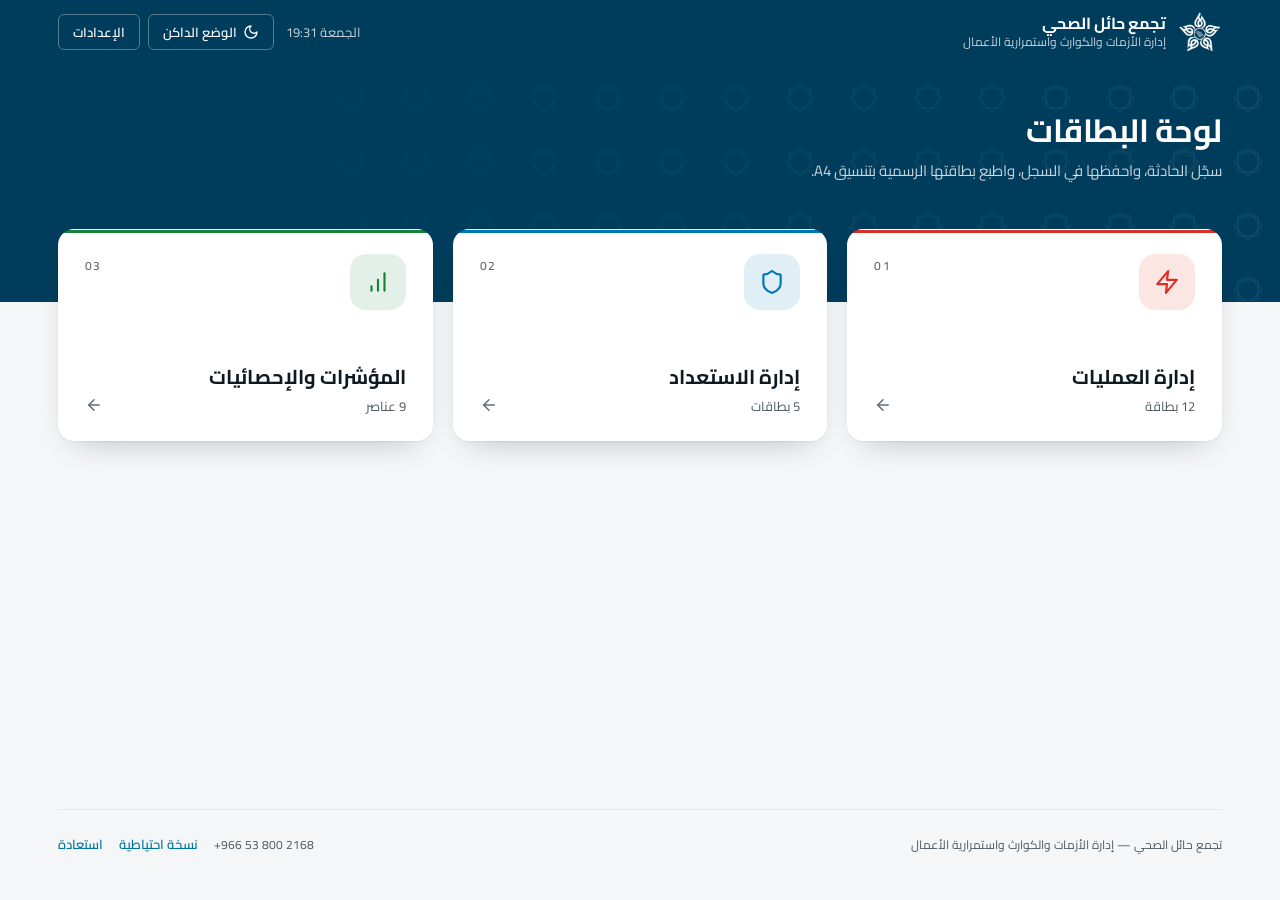
<file: index.html>
<!DOCTYPE html>
<html lang="ar" dir="rtl">
<head>
<meta charset="UTF-8"/>
<!-- الوضع الفاتح/الداكن قبل أي رسم لتجنّب الوميض -->
<script>try{var _t=localStorage.getItem("hh_theme")||(matchMedia("(prefers-color-scheme: dark)").matches?"dark":"light");document.documentElement.setAttribute("data-theme",_t);}catch(e){document.documentElement.setAttribute("data-theme","light");}</script>
<meta name="viewport" content="width=device-width,initial-scale=1.0,viewport-fit=cover"/>
<title>لوحة تحكم البطاقات — تجمع حائل الصحي</title>

<!-- ══ PWA ══ -->
<link rel="manifest" href="manifest.json"/>
<meta name="theme-color" content="#003d5c"/>
<meta name="mobile-web-app-capable" content="yes"/>
<meta name="apple-mobile-web-app-capable" content="yes"/>
<meta name="apple-mobile-web-app-status-bar-style" content="black-translucent"/>
<meta name="apple-mobile-web-app-title" content="حائل الصحي"/>
<link rel="apple-touch-icon" href="icons/icon-192.png"/>
<meta name="description" content="لوحة تحكم البطاقات الطارئة لإدارة الأزمات والكوارث واستمرارية الأعمال بتجمع حائل الصحي"/>

<link rel="stylesheet" href="css/00-fonts.css"/>
<!-- ══ الأنماط (بالترتيب نفسه الذي كانت عليه داخل الصفحة) ══ -->
<link rel="stylesheet" href="css/01-base.css"/>
<link rel="stylesheet" href="css/02-home.css"/>
<link rel="stylesheet" href="css/03-readiness-check.css"/>
<link rel="stylesheet" href="css/04-ops-tetra.css"/>
<link rel="stylesheet" href="css/05-hypothesis.css"/>
<link rel="stylesheet" href="css/06-hypothesis-sudden.css"/>
<link rel="stylesheet" href="css/07-stats-log.css"/>
<link rel="stylesheet" href="css/08-splash.css"/>
<link rel="stylesheet" href="css/09-theme.css"/>
<link rel="stylesheet" href="css/10-refine.css"/>
</head>
<body>

<!-- ===== شريط الإجراءات السفلي للجوال (no-print) ===== -->
<div id="mobile-action-bar" class="no-print bar-home">
  <button class="mob-bar-btn" onclick="switchCard('home')">
    <span class="mob-bar-btn-icon">🏠</span>
    <span class="mob-bar-btn-lbl">الرئيسية</span>
  </button>
  <button class="mob-bar-btn mob-primary" onclick="window.print()">
    <span class="mob-bar-btn-icon">🖨️</span>
    <span class="mob-bar-btn-lbl">طباعة</span>
  </button>
  <button class="mob-bar-btn" id="hhglobal-save-btn" onclick="hhGlobalSave()">
    <span class="mob-bar-btn-icon">💾</span>
    <span class="mob-bar-btn-lbl">حفظ</span>
  </button>
  <button class="mob-bar-btn mob-danger" onclick="resetActive()">
    <span class="mob-bar-btn-icon">🔄</span>
    <span class="mob-bar-btn-lbl">إعادة تعيين</span>
  </button>
  <button class="mob-bar-btn" onclick="openSettings()">
    <span class="mob-bar-btn-icon">⚙️</span>
    <span class="mob-bar-btn-lbl">الإعدادات</span>
  </button>
</div>

<!-- ===== TOP BAR ===== -->
<div class="top-bar no-print" style="display:none;">
  <button class="btn-back" onclick="switchCard('home')" title="العودة للرئيسية">
    <svg width="16" height="16" viewBox="0 0 24 24" fill="none" stroke="currentColor" stroke-width="2.2" stroke-linecap="round" stroke-linejoin="round" aria-hidden="true"><path d="M5 12h14"/><path d="m12 5 7 7-7 7"/></svg>
    <span>رجوع</span>
  </button>
  <img class="top-logo" src="logo-white.png" alt="شعار تجمع حائل الصحي"/>
  <div class="top-title-block">
    <div class="top-title">لوحة تحكم بطاقات الأزمات والكوارث</div>
    <div class="top-sub">تجمع حائل الصحي — إدارة الأزمات والكوارث واستمرارية الأعمال</div>
  </div>
  <div class="top-actions">
    <button class="btn-print" onclick="window.print()">🖨️ طباعة A4</button>
    <button class="btn-print" onclick="hhCopyImage(this)">📸 نسخ كصورة</button>
    <button class="btn-reset" onclick="resetActive()">🔄 إعادة تعيين</button>
    <button class="btn-settings no-print" onclick="openSettings()">⚙️ الإعدادات</button>
    <button type="button" class="btn-settings no-print hx-theme-btn" onclick="hhToggleTheme()" aria-label="تبديل الوضع الفاتح والداكن" title="تبديل الوضع الفاتح والداكن"><svg class="hx-ic-moon" width="16" height="16" viewBox="0 0 24 24" fill="none" stroke="currentColor" stroke-width="2" stroke-linecap="round" stroke-linejoin="round" aria-hidden="true"><path d="M12 3a6 6 0 0 0 9 9 9 9 0 1 1-9-9Z"/></svg><svg class="hx-ic-sun" width="16" height="16" viewBox="0 0 24 24" fill="none" stroke="currentColor" stroke-width="2" stroke-linecap="round" stroke-linejoin="round" aria-hidden="true"><circle cx="12" cy="12" r="4"/><path d="M12 2v2"/><path d="M12 20v2"/><path d="m4.93 4.93 1.41 1.41"/><path d="m17.66 17.66 1.41 1.41"/><path d="M2 12h2"/><path d="M20 12h2"/><path d="m6.34 17.66-1.41 1.41"/><path d="m19.07 4.93-1.41 1.41"/></svg></button>
    <button id="pwa-install-btn" class="btn-print no-print" onclick="hhPwaInstall()" style="display:none;">تثبيت التطبيق</button>
  </div>
</div>

<!-- ===== TAB NAV ===== -->
<div class="tab-nav no-print">
  <button class="tab-btn active" data-card="home"        onclick="switchCard('home')">الرئيسية</button>
  <button class="tab-btn"        data-card="readiness"   onclick="switchCard('readiness')">بطاقة الاستعداد</button>
  <button class="tab-btn"        data-card="electricity" onclick="switchCard('electricity')">انقطاع كهرباء</button>
  <button class="tab-btn"        data-card="oxygen"      onclick="switchCard('oxygen')">انقطاع أكسجين</button>
  <button class="tab-btn"        data-card="fire"        onclick="switchCard('fire')">حريق</button>
  <button class="tab-btn"        data-card="injuries"    onclick="switchCard('injuries')">إصابات متعددة</button>
  <button class="tab-btn"        data-card="hypothesis"  onclick="switchCard('hypothesis')">تقرير الفرضية</button>
  <button class="tab-btn"        data-card="hypothesis-sudden"  onclick="switchCard('hypothesis-sudden')">تقرير فرضية مفاجئة</button>
  <button class="tab-btn"        data-card="hazard-human"  onclick="switchCard('hazard-human')" style="">🧑 بشرية</button>
  <button class="tab-btn"        data-card="hazard-tech"   onclick="switchCard('hazard-tech')"  style="">💻 تكنولوجية</button>
  <button class="tab-btn"        data-card="hazard-nature" onclick="switchCard('hazard-nature')" style="">🌿 طبيعية</button>
  <button class="tab-btn"        data-card="hazard-hazmat" onclick="switchCard('hazard-hazmat')" style="">☣️ مواد خطرة</button>
  <button class="tab-btn" data-card="stats-log" onclick="switchCard('stats-log')">📊 السجل والإحصائيات</button>
</div>

<!-- ================================================================
     0. الصفحة الرئيسية
================================================================ -->
<div id="panel-home" class="card-panel home-panel active">

<div class="hx">

  <!-- الشريط: هوية التجمع، الوقت، الوضع، الإعدادات -->
  <header class="hx-bar">
    <img class="hx-mark" src="logo-white.png" alt="شعار تجمع حائل الصحي"/>
    <div class="hx-id">
      <div class="hx-name">تجمع حائل الصحي</div>
      <div class="hx-scope">إدارة الأزمات والكوارث واستمرارية الأعمال</div>
    </div>
    <div class="hx-bar-end">
      <span class="hx-clock num" id="hp-clock">—</span>
      <button type="button" class="hx-btn hx-theme-btn" onclick="hhToggleTheme()" aria-label="تبديل الوضع الفاتح والداكن">
        <svg class="hx-ic-moon" width="16" height="16" viewBox="0 0 24 24" fill="none" stroke="currentColor" stroke-width="2" stroke-linecap="round" stroke-linejoin="round" aria-hidden="true"><path d="M12 3a6 6 0 0 0 9 9 9 9 0 1 1-9-9Z"/></svg>
        <svg class="hx-ic-sun" width="16" height="16" viewBox="0 0 24 24" fill="none" stroke="currentColor" stroke-width="2" stroke-linecap="round" stroke-linejoin="round" aria-hidden="true"><circle cx="12" cy="12" r="4"/><path d="M12 2v2"/><path d="M12 20v2"/><path d="m4.93 4.93 1.41 1.41"/><path d="m17.66 17.66 1.41 1.41"/><path d="M2 12h2"/><path d="M20 12h2"/><path d="m6.34 17.66-1.41 1.41"/><path d="m19.07 4.93-1.41 1.41"/></svg>
        <span class="hx-theme-lbl">الوضع الداكن</span>
      </button>
      <button type="button" class="hx-btn" onclick="openSettings()">الإعدادات</button>
    </div>
  </header>

  <main class="hx-main">
    <h1 class="hx-title">لوحة البطاقات</h1>
    <p class="hx-lede">سجّل الحادثة، واحفظها في السجل، واطبع بطاقتها الرسمية بتنسيق A4.</p>

    <!-- الأقسام الثلاثة: تظهر وحدها، والنقر على قسم يفتح صفحته بأيقونات بطاقاته -->
    <div class="hx-cats" id="hx-cats">
      <button type="button" class="hx-cat" data-cat="ops" aria-controls="hx-page-ops">
        <span class="hx-ic hx-ic-lg" style="--cl:#D93025;--cd:#FB7185"><svg width="28" height="28" viewBox="0 0 24 24" fill="none" stroke="currentColor" stroke-width="2" stroke-linecap="round" stroke-linejoin="round" aria-hidden="true"><path d="M13 2 3 14h9l-1 8 10-12h-9l1-8z"/></svg></span>
        <span class="hx-cat-name">إدارة العمليات</span>
        <span class="hx-cat-meta">12 بطاقة</span>
      </button>
      <button type="button" class="hx-cat" data-cat="ready" aria-controls="hx-page-ready">
        <span class="hx-ic hx-ic-lg" style="--cl:#0077B6;--cd:#5BD0F8"><svg width="28" height="28" viewBox="0 0 24 24" fill="none" stroke="currentColor" stroke-width="2" stroke-linecap="round" stroke-linejoin="round" aria-hidden="true"><path d="M20 13c0 5-3.5 7.5-7.66 8.95a1 1 0 0 1-.67-.01C7.5 20.5 4 18 4 13V6a1 1 0 0 1 1-1c2 0 4.5-1.2 6.24-2.72a1 1 0 0 1 1.52 0C14.51 3.81 17 5 19 5a1 1 0 0 1 1 1z"/></svg></span>
        <span class="hx-cat-name">إدارة الاستعداد</span>
        <span class="hx-cat-meta">5 بطاقات</span>
      </button>
      <button type="button" class="hx-cat" data-cat="stats" aria-controls="hx-page-stats">
        <span class="hx-ic hx-ic-lg" style="--cl:#188038;--cd:#4ADE80"><svg width="28" height="28" viewBox="0 0 24 24" fill="none" stroke="currentColor" stroke-width="2" stroke-linecap="round" stroke-linejoin="round" aria-hidden="true"><path d="M12 20V10"/><path d="M18 20V4"/><path d="M6 20v-4"/></svg></span>
        <span class="hx-cat-name">المؤشرات والإحصائيات</span>
        <span class="hx-cat-meta">9 عناصر</span>
      </button>
    </div>

    <!-- صفحة: إدارة العمليات -->
    <section class="hx-page" id="hx-page-ops" aria-labelledby="hx-h-ops" hidden>
      <div class="hx-page-head">
        <button type="button" class="hx-back" onclick="hhHomeBack()"><svg width="16" height="16" viewBox="0 0 24 24" fill="none" stroke="currentColor" stroke-width="2.2" stroke-linecap="round" stroke-linejoin="round" aria-hidden="true"><path d="M5 12h14"/><path d="m12 5 7 7-7 7"/></svg><span>الأقسام</span></button>
        <span class="hx-ic" style="--cl:#D93025;--cd:#FB7185"><svg width="22" height="22" viewBox="0 0 24 24" fill="none" stroke="currentColor" stroke-width="2" stroke-linecap="round" stroke-linejoin="round" aria-hidden="true"><path d="M13 2 3 14h9l-1 8 10-12h-9l1-8z"/></svg></span>
        <h2 class="hx-page-title" id="hx-h-ops" tabindex="-1">إدارة العمليات</h2>
        <span class="hx-page-meta">12 بطاقة</span>
      </div>
      <div class="hx-pane" style="--tiles:4">
        <button type="button" class="hx-tile hx-tile-wide" onclick="switchCard('readiness-check')"><span class="hx-ic" style="--cl:#188038;--cd:#4ADE80"><svg width="22" height="22" viewBox="0 0 24 24" fill="none" stroke="currentColor" stroke-width="2" stroke-linecap="round" stroke-linejoin="round" aria-hidden="true"><path d="M22 11.08V12a10 10 0 1 1-5.93-9.14"/><path d="m9 11 3 3L22 4"/></svg></span><span class="hx-tile-name">تحقق التأهب</span><span class="hx-tile-meta">المستشفيات</span></button>
        <button type="button" class="hx-tile hx-tile-wide" onclick="switchCard('ops')"><span class="hx-ic" style="--cl:#0D9488;--cd:#2DD4BF"><svg width="22" height="22" viewBox="0 0 24 24" fill="none" stroke="currentColor" stroke-width="2" stroke-linecap="round" stroke-linejoin="round" aria-hidden="true"><circle cx="12" cy="12" r="2"/><path d="M4.9 19.1C1 15.2 1 8.8 4.9 4.9"/><path d="M7.8 16.2c-2.3-2.3-2.3-6.1 0-8.5"/><path d="M16.2 7.8c2.3 2.3 2.3 6.1 0 8.5"/><path d="M19.1 4.9C23 8.8 23 15.2 19.1 19.1"/></svg></span><span class="hx-tile-name">مؤشر تحضير تترا</span><span class="hx-tile-meta">صباحي ومسائي</span></button>
        <button type="button" class="hx-tile hx-tile-ext hx-tile-wide" onclick="window.open('https://mn-ux23.github.io/medical-alert-massages/','_blank')"><span class="hx-ic" style="--cl:#D93025;--cd:#FB7185"><svg width="22" height="22" viewBox="0 0 24 24" fill="none" stroke="currentColor" stroke-width="2" stroke-linecap="round" stroke-linejoin="round" aria-hidden="true"><path d="m3 11 18-5v12L3 14v-3z"/><path d="M11.6 16.8a3 3 0 1 1-5.8-1.6"/></svg></span><span class="hx-tile-name">تنبيهات لجنة الطوارئ</span><span class="hx-tile-meta">موقع خارجي</span></button>
        <button type="button" class="hx-tile hx-tile-ext hx-tile-wide" onclick="window.open('alerts.html','_blank')"><span class="hx-ic" style="--cl:#0077B6;--cd:#5BD0F8"><svg width="22" height="22" viewBox="0 0 24 24" fill="none" stroke="currentColor" stroke-width="2" stroke-linecap="round" stroke-linejoin="round" aria-hidden="true"><rect x="2" y="4" width="20" height="16" rx="2"/><path d="m22 7-8.97 5.7a1.94 1.94 0 0 1-2.06 0L2 7"/></svg></span><span class="hx-tile-name">رسائل التنبيه</span><span class="hx-tile-meta">صفحة مستقلة</span></button>
        <button type="button" class="hx-tile" onclick="switchCard('fire')"><span class="hx-ic" style="--cl:#D93025;--cd:#FB7185"><svg width="22" height="22" viewBox="0 0 24 24" fill="none" stroke="currentColor" stroke-width="2" stroke-linecap="round" stroke-linejoin="round" aria-hidden="true"><path d="M8.5 14.5A2.5 2.5 0 0 0 11 12c0-1.38-.5-2-1-3-1.072-2.143-.224-4.054 2-6 .5 2.5 2 4.9 4 6.5 2 1.6 3 3.5 3 5.5a7 7 0 1 1-14 0c0-1.153.433-2.294 1-3a2.5 2.5 0 0 0 2.5 2.5z"/></svg></span><span class="hx-tile-name">حريق</span><span class="hx-tile-meta">كود أحمر</span></button>
        <button type="button" class="hx-tile" onclick="switchCard('injuries')"><span class="hx-ic" style="--cl:#A16207;--cd:#FBBF24"><svg width="22" height="22" viewBox="0 0 24 24" fill="none" stroke="currentColor" stroke-width="2" stroke-linecap="round" stroke-linejoin="round" aria-hidden="true"><circle cx="12" cy="12" r="10"/><path d="M8 12h8"/><path d="M12 8v8"/></svg></span><span class="hx-tile-name">إصابات متعددة</span><span class="hx-tile-meta">كود أصفر</span></button>
        <button type="button" class="hx-tile" onclick="switchCard('electricity')"><span class="hx-ic" style="--cl:#B45309;--cd:#FBBF24"><svg width="22" height="22" viewBox="0 0 24 24" fill="none" stroke="currentColor" stroke-width="2" stroke-linecap="round" stroke-linejoin="round" aria-hidden="true"><path d="M12 22v-5"/><path d="M9 8V2"/><path d="M15 8V2"/><path d="M18 8v5a4 4 0 0 1-4 4h-4a4 4 0 0 1-4-4V8z"/></svg></span><span class="hx-tile-name">انقطاع كهرباء</span><span class="hx-tile-meta">كود بني</span></button>
        <button type="button" class="hx-tile" onclick="switchCard('oxygen')"><span class="hx-ic" style="--cl:#0891B2;--cd:#5BD0F8"><svg width="22" height="22" viewBox="0 0 24 24" fill="none" stroke="currentColor" stroke-width="2" stroke-linecap="round" stroke-linejoin="round" aria-hidden="true"><path d="M17.7 7.7a2.5 2.5 0 1 1 1.8 4.3H2"/><path d="M9.6 4.6A2 2 0 1 1 11 8H2"/><path d="M12.6 19.4A2 2 0 1 0 14 16H2"/></svg></span><span class="hx-tile-name">انقطاع أكسجين</span><span class="hx-tile-meta">كود بني</span></button>
        <button type="button" class="hx-tile" onclick="switchCard('hazard-human')"><span class="hx-ic" style="--cl:#0077B6;--cd:#5BD0F8"><svg width="22" height="22" viewBox="0 0 24 24" fill="none" stroke="currentColor" stroke-width="2" stroke-linecap="round" stroke-linejoin="round" aria-hidden="true"><path d="M19 21v-2a4 4 0 0 0-4-4H9a4 4 0 0 0-4 4v2"/><circle cx="12" cy="7" r="4"/></svg></span><span class="hx-tile-name">خطر بشري</span><span class="hx-tile-meta">المخاطر</span></button>
        <button type="button" class="hx-tile" onclick="switchCard('hazard-nature')"><span class="hx-ic" style="--cl:#188038;--cd:#4ADE80"><svg width="22" height="22" viewBox="0 0 24 24" fill="none" stroke="currentColor" stroke-width="2" stroke-linecap="round" stroke-linejoin="round" aria-hidden="true"><path d="M11 20A7 7 0 0 1 9.8 6.1C15.5 5 17 4.48 19 2c1 2 2 4.18 2 8 0 5.5-4.78 10-10 10Z"/><path d="M2 21c0-3 1.85-5.36 5.08-6C9.5 14.52 12 13 13 12"/></svg></span><span class="hx-tile-name">خطر طبيعي</span><span class="hx-tile-meta">المخاطر</span></button>
        <button type="button" class="hx-tile" onclick="switchCard('hazard-tech')"><span class="hx-ic" style="--cl:#475569;--cd:#94A3B8"><svg width="22" height="22" viewBox="0 0 24 24" fill="none" stroke="currentColor" stroke-width="2" stroke-linecap="round" stroke-linejoin="round" aria-hidden="true"><rect x="2" y="3" width="20" height="14" rx="2"/><path d="M8 21h8"/><path d="M12 17v4"/></svg></span><span class="hx-tile-name">خطر تكنولوجي</span><span class="hx-tile-meta">المخاطر</span></button>
        <button type="button" class="hx-tile" onclick="switchCard('hazard-hazmat')"><span class="hx-ic" style="--cl:#B45309;--cd:#FB923C"><svg width="22" height="22" viewBox="0 0 24 24" fill="none" stroke="currentColor" stroke-width="2" stroke-linecap="round" stroke-linejoin="round" aria-hidden="true"><path d="m21.73 18-8-14a2 2 0 0 0-3.48 0l-8 14A2 2 0 0 0 4 20h16a2 2 0 0 0 1.73-2Z"/><path d="M12 9v4"/><path d="M12 17h.01"/></svg></span><span class="hx-tile-name">مواد خطرة</span><span class="hx-tile-meta">المخاطر</span></button>
      </div>
    </section>

    <!-- صفحة: إدارة الاستعداد -->
    <section class="hx-page" id="hx-page-ready" aria-labelledby="hx-h-ready" hidden>
      <div class="hx-page-head">
        <button type="button" class="hx-back" onclick="hhHomeBack()"><svg width="16" height="16" viewBox="0 0 24 24" fill="none" stroke="currentColor" stroke-width="2.2" stroke-linecap="round" stroke-linejoin="round" aria-hidden="true"><path d="M5 12h14"/><path d="m12 5 7 7-7 7"/></svg><span>الأقسام</span></button>
        <span class="hx-ic" style="--cl:#0077B6;--cd:#5BD0F8"><svg width="22" height="22" viewBox="0 0 24 24" fill="none" stroke="currentColor" stroke-width="2" stroke-linecap="round" stroke-linejoin="round" aria-hidden="true"><path d="M20 13c0 5-3.5 7.5-7.66 8.95a1 1 0 0 1-.67-.01C7.5 20.5 4 18 4 13V6a1 1 0 0 1 1-1c2 0 4.5-1.2 6.24-2.72a1 1 0 0 1 1.52 0C14.51 3.81 17 5 19 5a1 1 0 0 1 1 1z"/></svg></span>
        <h2 class="hx-page-title" id="hx-h-ready" tabindex="-1">إدارة الاستعداد</h2>
        <span class="hx-page-meta">5 بطاقات</span>
      </div>
      <div class="hx-pane" style="--tiles:2">
        <button type="button" class="hx-tile" onclick="switchCard('readiness')"><span class="hx-ic" style="--cl:#0077B6;--cd:#5BD0F8"><svg width="22" height="22" viewBox="0 0 24 24" fill="none" stroke="currentColor" stroke-width="2" stroke-linecap="round" stroke-linejoin="round" aria-hidden="true"><rect x="8" y="2" width="8" height="4" rx="1"/><path d="M16 4h2a2 2 0 0 1 2 2v14a2 2 0 0 1-2 2H6a2 2 0 0 1-2-2V6a2 2 0 0 1 2-2h2"/><path d="M9 12h6"/><path d="M9 16h6"/></svg></span><span class="hx-tile-name">بطاقة الاستعداد</span><span class="hx-tile-meta">فرضية</span></button>
        <button type="button" class="hx-tile" onclick="switchCard('hypothesis')"><span class="hx-ic" style="--cl:#7C3AED;--cd:#C4B5FD"><svg width="22" height="22" viewBox="0 0 24 24" fill="none" stroke="currentColor" stroke-width="2" stroke-linecap="round" stroke-linejoin="round" aria-hidden="true"><path d="M4.5 3h15"/><path d="M6 3v16a2 2 0 0 0 2 2h8a2 2 0 0 0 2-2V3"/><path d="M6 14h12"/></svg></span><span class="hx-tile-name">تقييم فرضية</span><span class="hx-tile-meta">4 صفحات</span></button>
        <button type="button" class="hx-tile" onclick="switchCard('hypothesis-sudden')"><span class="hx-ic" style="--cl:#D93025;--cd:#FB7185"><svg width="22" height="22" viewBox="0 0 24 24" fill="none" stroke="currentColor" stroke-width="2" stroke-linecap="round" stroke-linejoin="round" aria-hidden="true"><path d="M13 2 3 14h9l-1 8 10-12h-9l1-8z"/></svg></span><span class="hx-tile-name">فرضية مفاجئة</span><span class="hx-tile-meta">مع الصور</span></button>
        <button type="button" class="hx-tile hx-tile-ext" onclick="window.open('ceo-on-call-rota-2026.html','_blank')"><span class="hx-ic" style="--cl:#0077B6;--cd:#5BD0F8"><svg width="22" height="22" viewBox="0 0 24 24" fill="none" stroke="currentColor" stroke-width="2" stroke-linecap="round" stroke-linejoin="round" aria-hidden="true"><path d="M19 21v-2a4 4 0 0 0-4-4H9a4 4 0 0 0-4 4v2"/><circle cx="12" cy="7" r="4"/></svg></span><span class="hx-tile-name">الرئيس التنفيذي المناوب</span><span class="hx-tile-meta">صفحة مستقلة</span></button>
        <button type="button" class="hx-tile hx-tile-ext hx-tile-wide" onclick="window.open('weekly-incident-commanders.html','_blank')"><span class="hx-ic" style="--cl:#0077B6;--cd:#5BD0F8"><svg width="22" height="22" viewBox="0 0 24 24" fill="none" stroke="currentColor" stroke-width="2" stroke-linecap="round" stroke-linejoin="round" aria-hidden="true"><rect x="3" y="4" width="18" height="18" rx="2"/><path d="M16 2v4"/><path d="M8 2v4"/><path d="M3 10h18"/><path d="M8 14h.01"/><path d="M12 14h.01"/><path d="M16 14h.01"/><path d="M8 18h.01"/><path d="M12 18h.01"/></svg></span><span class="hx-tile-name">الجدول الأسبوعي لقادة الحدث</span><span class="hx-tile-meta">صفحة مستقلة</span></button>
      </div>
    </section>

    <!-- صفحة: المؤشرات والإحصائيات -->
    <section class="hx-page" id="hx-page-stats" aria-labelledby="hx-h-stats" hidden>
      <div class="hx-page-head">
        <button type="button" class="hx-back" onclick="hhHomeBack()"><svg width="16" height="16" viewBox="0 0 24 24" fill="none" stroke="currentColor" stroke-width="2.2" stroke-linecap="round" stroke-linejoin="round" aria-hidden="true"><path d="M5 12h14"/><path d="m12 5 7 7-7 7"/></svg><span>الأقسام</span></button>
        <span class="hx-ic" style="--cl:#188038;--cd:#4ADE80"><svg width="22" height="22" viewBox="0 0 24 24" fill="none" stroke="currentColor" stroke-width="2" stroke-linecap="round" stroke-linejoin="round" aria-hidden="true"><path d="M12 20V10"/><path d="M18 20V4"/><path d="M6 20v-4"/></svg></span>
        <h2 class="hx-page-title" id="hx-h-stats" tabindex="-1">المؤشرات والإحصائيات</h2>
        <span class="hx-page-meta">9 عناصر</span>
      </div>
      <div class="hx-pane" style="--tiles:3">
        <button type="button" class="hx-tile" onclick="switchCard('stats-log')"><span class="hx-ic" style="--cl:#0077B6;--cd:#5BD0F8"><svg width="22" height="22" viewBox="0 0 24 24" fill="none" stroke="currentColor" stroke-width="2" stroke-linecap="round" stroke-linejoin="round" aria-hidden="true"><path d="M12 20V10"/><path d="M18 20V4"/><path d="M6 20v-4"/></svg></span><span class="hx-tile-name">السجل والإحصائيات</span><span class="hx-tile-meta">هذا الجهاز</span></button>
        <button type="button" class="hx-tile" onclick="hhBackupAll()"><span class="hx-ic" style="--cl:#188038;--cd:#4ADE80"><svg width="22" height="22" viewBox="0 0 24 24" fill="none" stroke="currentColor" stroke-width="2" stroke-linecap="round" stroke-linejoin="round" aria-hidden="true"><path d="M21 15v4a2 2 0 0 1-2 2H5a2 2 0 0 1-2-2v-4"/><path d="m7 10 5 5 5-5"/><path d="M12 15V3"/></svg></span><span class="hx-tile-name">نسخة احتياطية</span><span class="hx-tile-meta">ملف JSON</span></button>
        <button type="button" class="hx-tile" onclick="hhRestoreAll()"><span class="hx-ic" style="--cl:#B45309;--cd:#FBBF24"><svg width="22" height="22" viewBox="0 0 24 24" fill="none" stroke="currentColor" stroke-width="2" stroke-linecap="round" stroke-linejoin="round" aria-hidden="true"><path d="M21 15v4a2 2 0 0 1-2 2H5a2 2 0 0 1-2-2v-4"/><path d="m17 8-5-5-5 5"/><path d="M12 3v12"/></svg></span><span class="hx-tile-name">استعادة البيانات</span><span class="hx-tile-meta">من نسخة احتياطية</span></button>
        <button type="button" class="hx-tile hx-tile-ext" onclick="window.open('monthly-indicators-2026-03.html','_blank')"><span class="hx-ic" style="--cl:#0077B6;--cd:#5BD0F8"><svg width="22" height="22" viewBox="0 0 24 24" fill="none" stroke="currentColor" stroke-width="2" stroke-linecap="round" stroke-linejoin="round" aria-hidden="true"><rect x="3" y="4" width="18" height="18" rx="2"/><path d="M16 2v4"/><path d="M8 2v4"/><path d="M3 10h18"/><path d="M8 14h.01"/><path d="M12 14h.01"/><path d="M16 14h.01"/><path d="M8 18h.01"/><path d="M12 18h.01"/></svg></span><span class="hx-tile-name">المؤشر الشهري المجمّع</span><span class="hx-tile-meta">2026/03</span></button>
        <button type="button" class="hx-tile hx-tile-ext" onclick="window.open('quarterly-indicators-2026-q1.html','_blank')"><span class="hx-ic" style="--cl:#0077B6;--cd:#5BD0F8"><svg width="22" height="22" viewBox="0 0 24 24" fill="none" stroke="currentColor" stroke-width="2" stroke-linecap="round" stroke-linejoin="round" aria-hidden="true"><path d="M12 20V10"/><path d="M18 20V4"/><path d="M6 20v-4"/></svg></span><span class="hx-tile-name">المؤشر الربعي المجمّع</span><span class="hx-tile-meta">الربع الأول</span></button>
        <button type="button" class="hx-tile hx-tile-ext" onclick="window.open('ministerial-committee-2026-q2.html','_blank')"><span class="hx-ic" style="--cl:#D93025;--cd:#FB7185"><svg width="22" height="22" viewBox="0 0 24 24" fill="none" stroke="currentColor" stroke-width="2" stroke-linecap="round" stroke-linejoin="round" aria-hidden="true"><path d="M19 17h2c.6 0 1-.4 1-1v-3c0-.9-.7-1.7-1.5-1.9L18 10l-2.7-3.6A2 2 0 0 0 13.7 6H6.6a2 2 0 0 0-1.7.9L3 10v6c0 .6.4 1 1 1h2"/><circle cx="7" cy="17" r="2"/><circle cx="17" cy="17" r="2"/><path d="M9 17h6"/></svg></span><span class="hx-tile-name">اللجنة الوزارية للسلامة المرورية</span><span class="hx-tile-meta">الربع الثاني</span></button>
        <button type="button" class="hx-tile hx-tile-ext" onclick="window.open('qfr6-emergency-closure-2026-07.html','_blank')"><span class="hx-ic" style="--cl:#0077B6;--cd:#5BD0F8"><svg width="22" height="22" viewBox="0 0 24 24" fill="none" stroke="currentColor" stroke-width="2" stroke-linecap="round" stroke-linejoin="round" aria-hidden="true"><circle cx="12" cy="12" r="10"/><path d="M12 6v6l4 2"/></svg></span><span class="hx-tile-name">مدة إغلاق الطوارئ QFR-6</span><span class="hx-tile-meta">يوليو</span></button>
        <button type="button" class="hx-tile hx-tile-ext" onclick="window.open('monthly-readiness-qfr6-2026.html','_blank')"><span class="hx-ic" style="--cl:#0077B6;--cd:#5BD0F8"><svg width="22" height="22" viewBox="0 0 24 24" fill="none" stroke="currentColor" stroke-width="2" stroke-linecap="round" stroke-linejoin="round" aria-hidden="true"><rect x="3" y="4" width="18" height="18" rx="2"/><path d="M16 2v4"/><path d="M8 2v4"/><path d="M3 10h18"/><path d="M8 14h.01"/><path d="M12 14h.01"/><path d="M16 14h.01"/><path d="M8 18h.01"/><path d="M12 18h.01"/></svg></span><span class="hx-tile-name">الجاهزية و QFR-6 شهرياً</span><span class="hx-tile-meta">2026</span></button>
        <button type="button" class="hx-tile hx-tile-ext" onclick="window.open('quarterly-readiness-qfr6-2026.html','_blank')"><span class="hx-ic" style="--cl:#0077B6;--cd:#5BD0F8"><svg width="22" height="22" viewBox="0 0 24 24" fill="none" stroke="currentColor" stroke-width="2" stroke-linecap="round" stroke-linejoin="round" aria-hidden="true"><path d="M12 20V10"/><path d="M18 20V4"/><path d="M6 20v-4"/></svg></span><span class="hx-tile-name">الجاهزية و QFR-6 ربعياً</span><span class="hx-tile-meta">2026</span></button>
      </div>
    </section>
  </main>

  <footer class="hx-foot">
    <div class="hx-foot-name">تجمع حائل الصحي — إدارة الأزمات والكوارث واستمرارية الأعمال</div>
    <div class="hx-foot-end">
      <span class="num" dir="ltr">+966 53 800 2168</span>
      <button type="button" class="hx-link" onclick="hhBackupAll()">نسخة احتياطية</button>
      <button type="button" class="hx-link" onclick="hhRestoreAll()">استعادة</button>
    </div>
  </footer>

</div>

<script src="js/01-home.js"></script>
</div>
<!-- ================================================================
     1. بطاقة الاستعداد
================================================================ -->
<div id="panel-readiness" class="card-panel">
  <div class="a4-page">
    <div class="a4-header hdr-readiness">
      <img class="a4-logo" src="logo-white.png" alt="شعار تجمع حائل الصحي"/>
      <div class="a4-org-block">
        <div class="a4-org-main">تجمع حائل الصحي</div>
        <div class="a4-org-sub">إدارة الأزمات والكوارث واستمرارية الأعمال</div>
      </div>
      <div class="a4-badge badge-readiness" id="rd-badge">بطاقة الاستعداد</div>
    </div>
    <div class="a4-title-bar" id="rd-titlebar" style="background:linear-gradient(90deg,#00AEEF,#005B82);">
      <span id="rd-ev-disp">—</span><span class="title-sep">|</span><span id="rd-hyp-disp">—</span>
    </div>
    <div class="a4-body">
      <div class="col-right">
        <div class="section-title">📋 تفاصيل الفرضية</div>
        <div class="info-list">
          <div class="info-row"><span class="info-icon">🏥</span><div class="info-content"><span class="info-lbl">جهة الحدث</span><span class="info-val" id="rd-hospital">—</span><span class="info-sub" id="rd-dept" style="display:none;"></span></div></div>
          <div class="info-row"><span class="info-icon">⚡</span><div class="info-content"><span class="info-lbl">نوع الحدث / الكود</span><span class="info-val" id="rd-evtype">—</span><span class="info-sub" id="rd-evcode" style="display:none;"></span></div></div>
          <div class="info-row"><span class="info-icon">📅</span><div class="info-content"><span class="info-lbl">التاريخ والوقت</span><span class="info-val" id="rd-date">—</span><span class="info-sub" id="rd-time" style="display:none;"></span></div></div>
          <div class="info-row"><span class="info-icon">🚑</span><div class="info-content"><span class="info-lbl">مركبات الإسعاف</span><span class="info-val" id="rd-transport">—</span></div></div>
        </div>
      </div>
      <div class="col-left">
        <div class="section-title">⚕️ عدد الحالات</div>
        <div class="total-row tr-blue"><span class="total-lbl">الإجمالي</span><span class="total-val" id="rd-total">0</span></div>
        <div class="triages">
          <div class="triage-box t-black"><span class="triage-icon">⚫</span><span class="triage-lbl">الحالات السوداء</span><span class="triage-num" id="rd-black">0</span></div>
          <div class="triage-box t-red"><span class="triage-icon">🔴</span><span class="triage-lbl">الحالات الحمراء</span><span class="triage-num" id="rd-red">0</span></div>
          <div class="triage-box t-yellow"><span class="triage-icon">🟡</span><span class="triage-lbl">الحالات الصفراء</span><span class="triage-num" id="rd-yellow">0</span></div>
          <div class="triage-box t-green"><span class="triage-icon">🟢</span><span class="triage-lbl">الحالات الخضراء</span><span class="triage-num" id="rd-green">0</span></div>
        </div>
      </div>
    </div>
    <div class="a4-lower">
      <div class="lower-right">
        <div class="section-title" style="margin-bottom:5px;">🏛️ الجهات المشاركة</div>
        <div class="info-row" style="margin-bottom:5px;"><span class="info-icon">🏛️</span><div class="info-content"><span class="info-val" id="rd-p1" style="font-size:11px;">—</span></div></div>
        <div class="info-row" id="rd-p2-row" style="margin-bottom:5px;display:none;"><span class="info-icon">🏛️</span><div class="info-content"><span class="info-val" id="rd-p2" style="font-size:11px;"></span></div></div>
        <div class="info-row" id="rd-p3-row" style="margin-bottom:5px;display:none;"><span class="info-icon">🏛️</span><div class="info-content"><span class="info-val" id="rd-p3" style="font-size:11px;"></span></div></div>
        <div class="info-row" id="rd-p4-row" style="display:none;"><span class="info-icon">🏛️</span><div class="info-content"><span class="info-val" id="rd-p4" style="font-size:11px;"></span></div></div>
      </div>
      <div class="lower-left">
        <div class="info-row" style="width:100%;"><span class="info-icon">👤</span><div class="info-content"><span class="info-lbl">الرئيس التنفيذي المناوب</span><span class="info-val" id="rd-exec">—</span><span class="info-sub" id="rd-exec-code"></span></div></div>
      </div>
    </div>
    <div class="notes-block" id="rd-notes-block" style="display:none;"><div class="notes-title">📝 ملاحظات</div><div class="notes-text" id="rd-notes-text"></div></div>
    <div class="a4-footer ft-blue"><span>تجمع حائل الصحي — Hail Health Cluster</span><span>إدارة الأزمات والكوارث واستمرارية الأعمال</span></div>
  </div>

  <!-- نموذج الاستعداد -->
  <div class="form-section no-print">
    <div class="form-title">✏️ بيانات بطاقة الاستعداد</div>
    <div class="form-grid">
      <div class="rc-field"><label>نوع الفرضية</label><select id="rd-f-hyp" onchange="updateReadiness()"><option value="">— اختر —</option><option>فرضية داخلية (مستوى أول)</option><option>فرضية داخلية (مستوى ثاني)</option><option>فرضية خارجية (مستوى أول)</option><option>فرضية خارجية (مستوى ثاني)</option></select></div>
      <div class="rc-field"><label>نوع الحدث</label><select id="rd-f-ev" onchange="updateReadiness()"><option value="">— اختر —</option></select></div>
      <div class="rc-field"><label>نوع الكود</label><select id="rd-f-code" onchange="rdCodeToggle()"><option value="">— اختر —</option><option value="__manual__">أدخل يدوي...</option></select><input type="text" id="rd-f-code-m" placeholder="أدخل الكود يدوياً" oninput="updateReadiness()" style="display:none;margin-top:5px;"/></div>
      <div class="rc-field"><label>جهة الحدث / المستشفى</label><select id="rd-f-hosp" onchange="updateReadiness()"><option value="">— اختر —</option></select></div>
      <div class="rc-field"><label>القسم (اختياري)</label><input type="text" id="rd-f-dept" placeholder="مثال: قسم تنويم الرجال" oninput="updateReadiness()"/></div>
      <div class="rc-field"><label>التاريخ</label><input type="date" id="rd-f-date" oninput="updateReadiness()"/></div>
      <div class="rc-field"><label>الوقت</label><input type="time" id="rd-f-time" oninput="updateReadiness()"/></div>
      <div class="rc-field"><label>الرئيس التنفيذي المناوب</label><select id="rd-f-exec" onchange="updateReadiness()"><option value="">— اختر —</option></select></div>
      <div class="rc-field"><label>مركبات الإسعاف</label><select id="rd-f-transport" onchange="updateReadiness()"><option value="">— اختر —</option></select></div>
      <div class="rc-field" style="grid-column:span 3;"><label>الجهات المشاركة</label><select id="rd-f-participants" onchange="rdParticipantsToggle()"><option value="">— اختر —</option><option value="__other__">أخرى...</option></select><input type="text" id="rd-f-participants-other" placeholder="اكتب الجهة الأولى..." oninput="updateReadiness()" style="display:none;margin-top:5px;width:100%;background:rgba(255,255,255,0.1);border:1.5px solid rgba(255,255,255,0.2);border-radius:6px;padding:6px 10px;color:#fff;font-family:'Cairo',sans-serif;font-size:12px;direction:rtl;outline:none;"/><select id="rd-f-participants2" onchange="rdParticipantsToggle()" style="margin-top:5px;"><option value="">— اختر —</option><option value="__other__">أخرى...</option></select><input type="text" id="rd-f-participants2-other" placeholder="اكتب الجهة الثانية..." oninput="updateReadiness()" style="display:none;margin-top:5px;width:100%;background:rgba(255,255,255,0.1);border:1.5px solid rgba(255,255,255,0.2);border-radius:6px;padding:6px 10px;color:#fff;font-family:'Cairo',sans-serif;font-size:12px;direction:rtl;outline:none;"/></div>
    </div>
    <div class="num-section">
      <div class="num-section-lbl">📊 أعداد الحالات</div>
      <div class="num-grid">
        <div class="num-field"><label>⚫ سوداء</label><input type="number" inputmode="numeric" id="rd-f-black" min="0" value="0" oninput="updateReadiness()"/></div>
        <div class="num-field nf-red"><label>🔴 حمراء</label><input type="number" inputmode="numeric" id="rd-f-red" min="0" value="0" oninput="updateReadiness()"/></div>
        <div class="num-field nf-yellow"><label>🟡 صفراء</label><input type="number" inputmode="numeric" id="rd-f-yellow" min="0" value="0" oninput="updateReadiness()"/></div>
        <div class="num-field nf-green"><label>🟢 خضراء</label><input type="number" inputmode="numeric" id="rd-f-green" min="0" value="0" oninput="updateReadiness()"/></div>
        <div class="num-field num-total"><label>📊 الإجمالي</label><input type="number" inputmode="numeric" id="rd-f-total" value="0" readonly/></div>
      </div>
    </div>
    <div class="rc-field" style="margin-top:12px;"><label>📝 ملاحظات</label><textarea id="rd-f-notes" rows="2" placeholder="اكتب الملاحظات هنا..." oninput="updateReadiness()" style="background:rgba(255,255,255,0.1);border:1.5px solid rgba(255,255,255,0.15);border-radius:8px;padding:8px 10px;color:#fff;font-family:'Cairo',sans-serif;font-size:12px;outline:none;resize:vertical;width:100%;direction:rtl;"></textarea></div>
  </div>
</div>

<!-- ================================================================
     2. بطاقة انقطاع الكهرباء
================================================================ -->
<div id="panel-electricity" class="card-panel">
  <div class="a4-page">
    <div class="a4-header hdr-electricity">
      <img class="a4-logo" src="logo-white.png" alt="شعار تجمع حائل الصحي"/>
      <div class="a4-org-block">
        <div class="a4-org-main">تجمع حائل الصحي</div>
        <div class="a4-org-sub">إدارة الأزمات والكوارث واستمرارية الأعمال</div>
      </div>
      <div class="a4-badge badge-electricity">⚡ انقطاع كهرباء</div>
    </div>
    <div class="a4-title-bar" style="background:linear-gradient(90deg,#6D4C41,#4E2D14);">
      <span id="el-hosp-disp">—</span><span class="title-sep">|</span><span id="el-date-disp">—</span>
    </div>
    <div class="a4-body" style="grid-template-columns:1fr 1fr;">
      <!-- تفاصيل الانقطاع -->
      <div class="col-right">
        <div class="section-title st-elec">⚡ تفاصيل الانقطاع</div>
        <div class="info-list">
          <div class="info-row"><span class="info-icon">🏥</span><div class="info-content"><span class="info-lbl">جهة الحدث</span><span class="info-val" id="el-hosp">—</span></div></div>
          <div class="info-row"><span class="info-icon">📅</span><div class="info-content"><span class="info-lbl">تاريخ ووقت البلاغ</span><span class="info-val" id="el-report-dt">—</span></div></div>
          <div class="info-row"><span class="info-icon">🔌</span><div class="info-content"><span class="info-lbl">نوع الانقطاع</span><span class="info-val" id="el-outage-type">—</span></div></div>
          <div class="info-row"><span class="info-icon">🕐</span><div class="info-content"><span class="info-lbl">وقت بداية الانقطاع</span><span class="info-val" id="el-start-time">—</span></div></div>
          <div class="info-row"><span class="info-icon">📡</span><div class="info-content"><span class="info-lbl">وقت إبلاغ صحة 8</span><span class="info-val" id="el-notify8">—</span></div></div>
          <div class="info-row"><span class="info-icon">🕐</span><div class="info-content"><span class="info-lbl">وقت عودة التيار الكهربائي</span><span class="info-val" id="el-restore-time">—</span></div></div>
        </div>
      </div>
      <!-- الوضع والإجراءات -->
      <div class="col-left">
        <div class="section-title st-elec">🔧 الوضع والإجراءات</div>
        <div class="elec-status-row">
          <span style="color:rgba(255,255,255,0.85);font-size:12px;font-weight:700;">حالة المولدات الاحتياطية</span>
          <span class="elec-status-val" id="el-gen-status">—</span>
        </div>
        <div class="info-list">
          <div class="info-row"><span class="info-icon">📍</span><div class="info-content"><span class="info-lbl">الأقسام المتأثرة</span><div class="affected-grid" id="el-areas-chips"><span style="color:#aaa;font-size:11px;">—</span></div></div></div>
          <div class="info-row" style="gap:6px;">
            <span class="info-icon">🛏️</span>
            <div class="info-content">
              <span class="info-lbl">عدد المرضى المنومين</span>
              <span class="info-val" id="el-inpatients" style="font-size:22px;font-weight:900;color:#4E2D14;">0</span>
            </div>
            <div style="width:1px;background:#C8E4F0;margin:0 4px;"></div>
            <span class="info-icon">🫁</span>
            <div class="info-content">
              <span class="info-lbl">على تنفس اصطناعي</span>
              <span class="info-val" id="el-ventilators" style="font-size:22px;font-weight:900;color:#B71C1C;">0</span>
            </div>
          </div>
          <div class="info-row"><span class="info-icon">🛠️</span><div class="info-content"><span class="info-lbl">الإجراء المتخذ</span><span class="info-val" id="el-action" style="font-size:11px;">—</span></div></div>
        </div>
      </div>
    </div>
    <!-- القسم السفلي -->
    <div class="a4-lower">
      <div class="lower-right">
        <div class="section-title st-elec" style="margin-bottom:5px;">📞 جهة البلاغ</div>
        <div class="info-row"><span class="info-icon">🏛️</span><div class="info-content"><span class="info-lbl">الجهة المُبلِّغة</span><span class="info-val" id="el-reporter-org" style="font-size:12px;">—</span><span class="info-val" id="el-reporter-name" style="font-size:11px;color:#888;display:block;margin-top:2px;"></span></div></div>
      </div>
      <div class="lower-left" style="display:block;padding:8px 16px 8px 10px;">
        <div class="section-title st-elec" style="margin-bottom:5px;">🎖️ مناوب العمليات</div>
        <div class="info-row"><span class="info-icon">🎖️</span><div class="info-content"><span class="info-lbl">الاسم</span><span class="info-val" id="el-exec" style="font-size:12px;">—</span></div></div>
      </div>
    </div>
    <div class="notes-block" id="el-notes-block" style="display:none;"><div class="notes-title">📝 ملاحظات</div><div class="notes-text" id="el-notes-text"></div></div>
    <div class="a4-footer ft-orange"><span>تجمع حائل الصحي — Hail Health Cluster</span><span>تقرير انقطاع كهرباء</span></div>
  </div>

  <!-- ===== نموذج الإدخال ===== -->
  <div class="form-section no-print">
    <div class="form-title">✏️ بيانات تقرير انقطاع الكهرباء</div>
    <div class="form-grid">

      <!-- ── تفاصيل الانقطاع ── -->
      <div class="rc-field"><label>جهة الحدث / المستشفى</label><select id="el-f-hosp" onchange="updateElectricity()"><option value="">— اختر —</option></select></div>
      <div class="rc-field"><label>تاريخ البلاغ</label><input type="date" id="el-f-date" oninput="updateElectricity()"/></div>
      <div class="rc-field"><label>وقت البلاغ</label><input type="time" id="el-f-time" oninput="updateElectricity()"/></div>

      <div class="rc-field"><label>نوع الانقطاع</label>
        <select id="el-f-outage-type" onchange="updateElectricity()"><option value="">— اختر —</option></select>
      </div>
      <div class="rc-field"><label>وقت بداية الانقطاع</label><input type="time" id="el-f-start" oninput="updateElectricity()"/></div>
      <div class="rc-field"><label>وقت إبلاغ صحة 8</label><input type="time" id="el-f-notify8" oninput="updateElectricity()"/></div>
      <div class="rc-field"><label>وقت عودة التيار الكهربائي</label><input type="time" id="el-f-restore" oninput="updateElectricity()"/></div>

      <!-- ── الوضع والإجراءات ── -->
      <div class="rc-field"><label>حالة المولدات الاحتياطية</label>
        <select id="el-f-gen" onchange="updateElectricity()">
          <option value="">— اختر —</option>
          <option>✅ تعمل</option>
          <option>❌ لا تعمل</option>
        </select>
      </div>
      <div class="rc-field"><label>عدد المرضى المنومين</label><input type="number" inputmode="numeric" id="el-f-inpatients" min="0" value="0" oninput="updateElectricity()"/></div>
      <div class="rc-field"><label>عدد المرضى على تنفس اصطناعي</label><input type="number" inputmode="numeric" id="el-f-ventilators" min="0" value="0" oninput="updateElectricity()"/></div>

      <div class="rc-field" style="grid-column:span 3;"><label>الإجراء المتخذ</label>
        <select id="el-f-action" onchange="elActionToggle()"><option value="">— اختر —</option><option value="__other__">أخرى</option></select>
        <input type="text" id="el-f-action-other" placeholder="اكتب الإجراء المتخذ..." oninput="updateElectricity()" style="display:none;margin-top:5px;"/>
      </div>

      <!-- ── الأقسام المتأثرة ── -->
      <div class="rc-field" style="grid-column:span 3;"><label>الأقسام المتأثرة</label>
        <div class="check-group" id="el-area-container"></div>
        <input type="text" id="el-f-area-other-txt" placeholder="اكتب القسم..." oninput="updateElectricity()" style="display:none;margin-top:6px;background:rgba(255,255,255,0.1);border:1.5px solid rgba(255,255,255,0.15);border-radius:8px;padding:8px 11px;color:#fff;font-family:'Cairo',sans-serif;font-size:12px;outline:none;width:100%;direction:rtl;"/>
      </div>

      <!-- ── جهة البلاغ ── -->
      <div class="rc-field"><label>جهة البلاغ</label>
        <select id="el-f-reporter-org" onchange="updateElectricity()"><option value="">— اختر —</option></select>
      </div>
      <div class="rc-field"><label>اسم المبلِّغ</label><input type="text" id="el-f-reporter-name" placeholder="اسم المبلِّغ" oninput="updateElectricity()"/></div>

      <!-- ── مناوب العمليات ── -->
      <div class="rc-field"><label>مناوب العمليات</label>
        <select id="el-f-exec" onchange="elExecToggle()"><option value="">— اختر —</option></select>
        <input type="text" id="el-f-exec-other" placeholder="اكتب الاسم..." oninput="updateElectricity()" style="display:none;margin-top:5px;width:100%;background:rgba(255,255,255,0.1);border:1.5px solid rgba(255,255,255,0.2);border-radius:6px;padding:6px 10px;color:#fff;font-family:'Cairo',sans-serif;font-size:12px;direction:rtl;outline:none;"/>
      </div>

      <div class="rc-field" style="grid-column:span 3;"><label>📝 ملاحظات</label><textarea id="el-f-notes" rows="2" placeholder="ملاحظات إضافية..." oninput="updateElectricity()" style="background:rgba(255,255,255,0.1);border:1.5px solid rgba(255,255,255,0.15);border-radius:8px;padding:8px 10px;color:#fff;font-family:'Cairo',sans-serif;font-size:12px;outline:none;resize:vertical;width:100%;direction:rtl;"></textarea></div>
    </div>
  </div>
</div>

<!-- ================================================================
     3. بطاقة انقطاع الأكسجين
================================================================ -->
<div id="panel-oxygen" class="card-panel">
  <div class="a4-page">
    <div class="a4-header hdr-oxygen">
      <img class="a4-logo" src="logo-white.png" alt="شعار تجمع حائل الصحي"/>
      <div class="a4-org-block">
        <div class="a4-org-main">تجمع حائل الصحي</div>
        <div class="a4-org-sub">إدارة الأزمات والكوارث واستمرارية الأعمال</div>
      </div>
      <div class="a4-badge badge-oxygen">🫁 انقطاع أكسجين</div>
    </div>
    <div class="a4-title-bar" style="background:linear-gradient(90deg,#6D4C41,#4E2D14);">
      <span id="ox-hosp-disp">—</span><span class="title-sep">|</span><span id="ox-date-disp">—</span>
    </div>
    <div class="a4-body" style="grid-template-columns:1fr 1fr;">
      <!-- تفاصيل الانقطاع -->
      <div class="col-right">
        <div class="section-title st-oxy">🫁 تفاصيل الانقطاع</div>
        <div class="info-list">
          <div class="info-row"><span class="info-icon">🏥</span><div class="info-content"><span class="info-lbl">جهة الحدث</span><span class="info-val" id="ox-hosp">—</span></div></div>
          <div class="info-row"><span class="info-icon">📅</span><div class="info-content"><span class="info-lbl">تاريخ ووقت البلاغ</span><span class="info-val" id="ox-report-dt">—</span></div></div>
          <div class="info-row"><span class="info-icon">🫁</span><div class="info-content"><span class="info-lbl">نوع الانقطاع</span><span class="info-val" id="ox-outage-type">—</span></div></div>
          <div class="info-row"><span class="info-icon">🕐</span><div class="info-content"><span class="info-lbl">وقت بداية الانقطاع</span><span class="info-val" id="ox-start-time">—</span></div></div>
          <div class="info-row"><span class="info-icon">📡</span><div class="info-content"><span class="info-lbl">وقت إبلاغ صحة 8</span><span class="info-val" id="ox-notify8">—</span></div></div>
          <div class="info-row"><span class="info-icon">🕐</span><div class="info-content"><span class="info-lbl">وقت نهاية الانقطاع</span><span class="info-val" id="ox-end-time">—</span></div></div>
        </div>
      </div>
      <!-- الوضع والإجراءات -->
      <div class="col-left">
        <div class="section-title st-oxy">🔧 الوضع والإجراءات</div>
        <div class="elec-status-row" style="background:linear-gradient(135deg,#005B82,#0078A8);">
          <span style="color:rgba(255,255,255,0.85);font-size:12px;font-weight:700;">عدد أسطوانات الأكسجين المتوفرة</span>
          <span style="color:#fff;font-size:22px;font-weight:900;" id="ox-cylinders">0</span>
        </div>
        <div class="info-list">
          <div class="info-row"><span class="info-icon">📍</span><div class="info-content"><span class="info-lbl">الأقسام المتأثرة</span><div class="affected-grid" id="ox-areas-chips"><span style="color:#aaa;font-size:11px;">—</span></div></div></div>
          <div class="info-row" style="gap:6px;">
            <span class="info-icon">🛏️</span>
            <div class="info-content"><span class="info-lbl">عدد المرضى المنومين</span><span class="info-val" id="ox-inpatients" style="font-size:22px;font-weight:900;color:#4E2D14;">0</span></div>
            <div style="width:1px;background:#C8E4F0;margin:0 4px;"></div>
            <span class="info-icon">🫁</span>
            <div class="info-content"><span class="info-lbl">على تنفس اصطناعي</span><span class="info-val" id="ox-ventilators" style="font-size:22px;font-weight:900;color:#B71C1C;">0</span></div>
          </div>
          <div class="info-row"><span class="info-icon">⚠️</span><div class="info-content"><span class="info-lbl">مستوى الخطورة</span><span class="info-val" id="ox-severity">—</span></div></div>
          <div class="info-row"><span class="info-icon">🛠️</span><div class="info-content"><span class="info-lbl">الإجراء المتخذ</span><span class="info-val" id="ox-action" style="font-size:11px;">—</span></div></div>
        </div>
      </div>
    </div>
    <!-- القسم السفلي -->
    <div class="a4-lower">
      <div class="lower-right">
        <div class="section-title st-oxy" style="margin-bottom:5px;">📞 جهة البلاغ</div>
        <div class="info-row"><span class="info-icon">🏛️</span><div class="info-content"><span class="info-lbl">الجهة المُبلِّغة</span><span class="info-val" id="ox-reporter-org" style="font-size:12px;">—</span><span class="info-val" id="ox-reporter-name" style="font-size:11px;color:#888;display:block;margin-top:2px;"></span></div></div>
      </div>
      <div class="lower-left" style="display:block;padding:8px 16px 8px 10px;">
        <div class="section-title st-oxy" style="margin-bottom:5px;">🎖️ مناوب العمليات</div>
        <div class="info-row"><span class="info-icon">🎖️</span><div class="info-content"><span class="info-lbl">الاسم</span><span class="info-val" id="ox-exec" style="font-size:12px;">—</span></div></div>
      </div>
    </div>
    <div class="notes-block" id="ox-notes-block" style="display:none;"><div class="notes-title">📝 ملاحظات</div><div class="notes-text" id="ox-notes-text"></div></div>
    <div class="a4-footer ft-teal"><span>تجمع حائل الصحي — Hail Health Cluster</span><span>تقرير انقطاع أكسجين</span></div>
  </div>

  <!-- ===== نموذج الإدخال ===== -->
  <div class="form-section no-print">
    <div class="form-title">✏️ بيانات تقرير انقطاع الأكسجين</div>
    <div class="form-grid">

      <!-- تفاصيل الانقطاع -->
      <div class="rc-field"><label>جهة الحدث / المستشفى</label><select id="ox-f-hosp" onchange="updateOxygen()"><option value="">— اختر —</option></select></div>
      <div class="rc-field"><label>تاريخ البلاغ</label><input type="date" id="ox-f-date" oninput="updateOxygen()"/></div>
      <div class="rc-field"><label>وقت البلاغ</label><input type="time" id="ox-f-time" oninput="updateOxygen()"/></div>

      <div class="rc-field"><label>نوع الانقطاع</label>
        <select id="ox-f-outage-type" onchange="updateOxygen()"><option value="">— اختر —</option></select>
      </div>
      <div class="rc-field"><label>وقت بداية الانقطاع</label><input type="time" id="ox-f-start" oninput="updateOxygen()"/></div>
      <div class="rc-field"><label>وقت إبلاغ صحة 8</label><input type="time" id="ox-f-notify8" oninput="updateOxygen()"/></div>
      <div class="rc-field"><label>وقت نهاية الانقطاع</label><input type="time" id="ox-f-end" oninput="updateOxygen()"/></div>

      <!-- الوضع والإجراءات -->
      <div class="rc-field"><label>عدد أسطوانات الأكسجين المتوفرة</label><input type="number" inputmode="numeric" id="ox-f-cylinders" min="0" value="0" oninput="updateOxygen()"/></div>
      <div class="rc-field"><label>عدد المرضى المنومين</label><input type="number" inputmode="numeric" id="ox-f-inpatients" min="0" value="0" oninput="updateOxygen()"/></div>
      <div class="rc-field"><label>عدد المرضى على تنفس اصطناعي</label><input type="number" inputmode="numeric" id="ox-f-ventilators" min="0" value="0" oninput="updateOxygen()"/></div>

      <div class="rc-field"><label>مستوى الخطورة</label>
        <select id="ox-f-severity" onchange="updateOxygen()">
          <option value="">— اختر —</option>
          <option>🟢 منخفض — تحت السيطرة</option>
          <option>🟡 متوسط — مراقبة مكثفة</option>
          <option>🔴 حرج — تدخل فوري</option>
          <option>⚫ كارثي — إخلاء فوري</option>
        </select>
      </div>

      <div class="rc-field" style="grid-column:span 2;"><label>الإجراء المتخذ</label>
        <select id="ox-f-action" onchange="oxActionToggle()"><option value="">— اختر —</option><option value="__other__">أخرى</option></select>
        <input type="text" id="ox-f-action-other" placeholder="اكتب الإجراء..." oninput="updateOxygen()" style="display:none;margin-top:5px;"/>
      </div>

      <!-- الأقسام المتأثرة -->
      <div class="rc-field" style="grid-column:span 3;"><label>الأقسام المتأثرة</label>
        <div class="check-group" id="ox-area-container"></div>
        <input type="text" id="ox-f-area-other-txt" placeholder="اكتب القسم..." oninput="updateOxygen()" style="display:none;margin-top:6px;background:rgba(255,255,255,0.1);border:1.5px solid rgba(255,255,255,0.15);border-radius:8px;padding:8px 11px;color:#fff;font-family:'Cairo',sans-serif;font-size:12px;outline:none;width:100%;direction:rtl;"/>
      </div>

      <!-- جهة البلاغ -->
      <div class="rc-field"><label>جهة البلاغ</label>
        <select id="ox-f-reporter-org" onchange="updateOxygen()"><option value="">— اختر —</option></select>
      </div>
      <div class="rc-field"><label>اسم المبلِّغ</label><input type="text" id="ox-f-reporter-name" placeholder="اسم المبلِّغ" oninput="updateOxygen()"/></div>

      <!-- مناوب العمليات -->
      <div class="rc-field"><label>مناوب العمليات</label>
        <select id="ox-f-exec" onchange="oxExecToggle()"><option value="">— اختر —</option></select>
        <input type="text" id="ox-f-exec-other" placeholder="اكتب الاسم..." oninput="updateOxygen()" style="display:none;margin-top:5px;width:100%;background:rgba(255,255,255,0.1);border:1.5px solid rgba(255,255,255,0.2);border-radius:6px;padding:6px 10px;color:#fff;font-family:'Cairo',sans-serif;font-size:12px;direction:rtl;outline:none;"/>
      </div>

      <div class="rc-field" style="grid-column:span 3;"><label>📝 ملاحظات</label><textarea id="ox-f-notes" rows="2" placeholder="ملاحظات إضافية..." oninput="updateOxygen()" style="background:rgba(255,255,255,0.1);border:1.5px solid rgba(255,255,255,0.15);border-radius:8px;padding:8px 10px;color:#fff;font-family:'Cairo',sans-serif;font-size:12px;outline:none;resize:vertical;width:100%;direction:rtl;"></textarea></div>
    </div>
  </div>
</div>

<!-- ================================================================
     4. بطاقة حريق
================================================================ -->
<div id="panel-fire" class="card-panel">
  <div class="a4-page">
    <div class="a4-header hdr-fire">
      <img class="a4-logo" src="logo-white.png" alt="شعار تجمع حائل الصحي"/>
      <div class="a4-org-block">
        <div class="a4-org-main">تجمع حائل الصحي</div>
        <div class="a4-org-sub">إدارة الأزمات والكوارث واستمرارية الأعمال</div>
      </div>
      <div class="a4-badge badge-fire">🔥 تقرير حريق</div>
    </div>
    <div class="a4-title-bar" style="background:linear-gradient(90deg,#D32F2F,#B71C1C);">
      <span id="fi-hosp-disp">—</span><span class="title-sep">|</span><span id="fi-date-disp">—</span>
    </div>
    <div class="a4-body">
      <div class="col-right">
        <div class="section-title st-fire">🔥 تفاصيل الحريق</div>
        <div class="info-list">
          <div class="info-row"><span class="info-icon">🏥</span><div class="info-content"><span class="info-lbl">جهة الحدث</span><span class="info-val" id="fi-location">—</span></div></div>
          <div class="info-row"><span class="info-icon">💥</span><div class="info-content"><span class="info-lbl">نوع الحدث</span><span class="info-val" id="fi-event-type">—</span></div></div>
          <div class="info-row"><span class="info-icon">🗺️</span><div class="info-content"><span class="info-lbl">موقع الحدث</span><span class="info-val" id="fi-floor">—</span></div></div>
          <div class="info-row"><span class="info-icon">🕐</span><div class="info-content"><span class="info-lbl">وقت بداية الحدث</span><span class="info-val" id="fi-start-time">—</span></div></div>
          <div class="info-row"><span class="info-icon">📡</span><div class="info-content"><span class="info-lbl">وقت إبلاغ صحة 8</span><span class="info-val" id="fi-notify8">—</span></div></div>
          <div class="info-row"><span class="info-icon">✅</span><div class="info-content"><span class="info-lbl">وقت نهاية الحدث</span><span class="info-val" id="fi-end-time">—</span></div></div>
        </div>
      </div>
      <div class="col-left">
        <div class="section-title st-fire">⚕️ عدد الحالات (فرز ميداني)</div>
        <div class="total-row tr-red"><span class="total-lbl">إجمالي الإصابات</span><span class="total-val" id="fi-total">0</span></div>
        <div class="triages">
          <div class="triage-box t-black"><span class="triage-icon">⚫</span><span class="triage-lbl">الحالات السوداء</span><span class="triage-num" id="fi-black">0</span></div>
          <div class="triage-box t-red"><span class="triage-icon">🔴</span><span class="triage-lbl">الحالات الحمراء</span><span class="triage-num" id="fi-red">0</span></div>
          <div class="triage-box t-yellow"><span class="triage-icon">🟡</span><span class="triage-lbl">الحالات الصفراء</span><span class="triage-num" id="fi-yellow">0</span></div>
          <div class="triage-box t-green"><span class="triage-icon">🟢</span><span class="triage-lbl">الحالات الخضراء</span><span class="triage-num" id="fi-green">0</span></div>
        </div>
        <div id="fi-recv-section" class="recv-section-empty">
          <div class="section-title st-fire" style="margin-top:10px;margin-bottom:5px;">🏥 المستشفيات المستقبلة</div>
          <div id="fi-recv-hosp-1" class="recv-hosp-row empty-row"><span class="info-icon">🏥</span><span class="info-val" id="fi-recv1" style="font-size:11px;"></span></div>
          <div id="fi-recv-hosp-2" class="recv-hosp-row empty-row"><span class="info-icon">🏥</span><span class="info-val" id="fi-recv2" style="font-size:11px;"></span></div>
          <div id="fi-recv-hosp-3" class="recv-hosp-row empty-row"><span class="info-icon">🏥</span><span class="info-val" id="fi-recv3" style="font-size:11px;"></span></div>
        </div>
        <div id="fi-action-row" class="info-row empty-row" style="margin-top:8px;"><span class="info-icon">🛠️</span><div class="info-content"><span class="info-lbl">الإجراء المتخذ</span><span class="info-val" id="fi-action" style="font-size:11px;"></span></div></div>
      </div>
    </div>
    <div class="a4-lower">
      <div class="lower-right">
        <div class="section-title st-fire" style="margin-bottom:5px;">📞 جهة البلاغ</div>
        <div class="info-row"><span class="info-icon">🏛️</span><div class="info-content"><span class="info-lbl">الجهة المُبلِّغة</span><span class="info-val" id="fi-reporter-org" style="font-size:12px;">—</span><span class="info-val" id="fi-reporter-name" style="font-size:11px;color:#888;display:block;margin-top:2px;"></span></div></div>
      </div>
      <div class="lower-left" style="display:block;padding:8px 16px 8px 10px;">
        <div class="section-title st-fire" style="margin-bottom:5px;">🎖️ مناوب العمليات</div>
        <div class="info-row"><span class="info-icon">🎖️</span><div class="info-content"><span class="info-lbl">الاسم</span><span class="info-val" id="fi-exec" style="font-size:12px;">—</span></div></div>
      </div>
    </div>
    <div class="notes-block" id="fi-notes-block" style="display:none;"><div class="notes-title">📝 ملاحظات</div><div class="notes-text" id="fi-notes-text"></div></div>
    <div class="a4-footer ft-red"><span>تجمع حائل الصحي — Hail Health Cluster</span><span>تقرير حريق</span></div>
  </div>

  <div class="form-section no-print">
    <div class="form-title">✏️ بيانات تقرير الحريق</div>
    <div class="form-grid">
      <div class="rc-field"><label>جهة الحدث / المستشفى</label><select id="fi-f-hosp" onchange="updateFire()"><option value="">— اختر —</option></select></div>
      <div class="rc-field"><label>تاريخ البلاغ</label><input type="date" id="fi-f-date" oninput="updateFire()"/></div>
      <div class="rc-field"><label>وقت البلاغ</label><input type="time" id="fi-f-time" oninput="updateFire()"/></div>
      <div class="rc-field"><label>نوع الحدث</label><select id="fi-f-event-type" onchange="updateFire()"><option value="">— اختر —</option></select></div>
      <div class="rc-field"><label>موقع الحدث</label><input type="text" id="fi-f-floor" placeholder="مثال: شارع الملك فهد" oninput="updateFire()"/></div>
      <div class="rc-field"><label>وقت بداية الحدث</label><input type="time" id="fi-f-start" oninput="updateFire()"/></div>
      <div class="rc-field"><label>وقت إبلاغ صحة 8</label><input type="time" id="fi-f-notify8" oninput="updateFire()"/></div>
      <div class="rc-field"><label>وقت نهاية الحدث</label><input type="time" id="fi-f-end" oninput="updateFire()"/></div>
      <div class="rc-field"><label>مناوب العمليات</label>
        <select id="fi-f-exec" onchange="fiExecToggle()"><option value="">— اختر —</option></select>
        <input type="text" id="fi-f-exec-other" placeholder="اكتب الاسم..." oninput="updateFire()" style="display:none;margin-top:5px;width:100%;background:rgba(255,255,255,0.1);border:1.5px solid rgba(255,255,255,0.2);border-radius:6px;padding:6px 10px;color:#fff;font-family:'Cairo',sans-serif;font-size:12px;direction:rtl;outline:none;"/>
      </div>
      <!-- ── جهة البلاغ ── -->
      <div class="rc-field"><label>جهة البلاغ</label>
        <select id="fi-f-reporter-org" onchange="updateFire()"><option value="">— اختر —</option></select>
      </div>
      <div class="rc-field"><label>اسم المبلِّغ</label><input type="text" id="fi-f-reporter-name" placeholder="اسم المبلِّغ" oninput="updateFire()"/></div>
    </div>
    <div class="form-grid" style="margin-top:10px;">
      <div class="rc-field" style="grid-column:span 3;"><label>🏥 المستشفيات المستقبلة</label>
        <div style="display:flex;flex-direction:column;gap:6px;margin-top:4px;">
          <select id="fi-f-recv1" onchange="updateFire()"><option value="">— المستشفى الأول —</option></select>
          <select id="fi-f-recv2" onchange="updateFire()"><option value="">— المستشفى الثاني —</option></select>
          <select id="fi-f-recv3" onchange="updateFire()"><option value="">— المستشفى الثالث —</option></select>
        </div>
      </div>
      <div class="rc-field" style="grid-column:span 3;"><label>🛠️ الإجراء المتخذ</label>
        <select id="fi-f-action" onchange="fiActionToggle()"><option value="">— اختر —</option><option value="__other__">أخرى</option></select>
        <input type="text" id="fi-f-action-other" placeholder="اكتب الإجراء المتخذ..." oninput="updateFire()" style="display:none;margin-top:5px;width:100%;background:rgba(255,255,255,0.1);border:1.5px solid rgba(255,255,255,0.2);border-radius:6px;padding:6px 10px;color:#fff;font-family:'Cairo',sans-serif;font-size:12px;direction:rtl;outline:none;"/>
      </div>
    </div>
    <div class="num-section">
      <div class="num-section-lbl">🔥 عدد الحالات (فرز ميداني)</div>
      <div class="num-grid">
        <div class="num-field"><label>⚫ وفيات</label><input type="number" inputmode="numeric" id="fi-f-black" min="0" value="0" oninput="updateFire()"/></div>
        <div class="num-field nf-red"><label>🔴 حروق حرجة</label><input type="number" inputmode="numeric" id="fi-f-red" min="0" value="0" oninput="updateFire()"/></div>
        <div class="num-field nf-yellow"><label>🟡 إصابات متوسطة</label><input type="number" inputmode="numeric" id="fi-f-yellow" min="0" value="0" oninput="updateFire()"/></div>
        <div class="num-field nf-green"><label>🟢 إصابات طفيفة</label><input type="number" inputmode="numeric" id="fi-f-green" min="0" value="0" oninput="updateFire()"/></div>
        <div class="num-field num-total"><label>📊 الإجمالي</label><input type="number" inputmode="numeric" id="fi-f-total" value="0" readonly/></div>
      </div>
    </div>
    <div class="rc-field" style="margin-top:12px;"><label>📝 ملاحظات</label><textarea id="fi-f-notes" rows="2" placeholder="ملاحظات إضافية..." oninput="updateFire()" style="background:rgba(255,255,255,0.1);border:1.5px solid rgba(255,255,255,0.15);border-radius:8px;padding:8px 10px;color:#fff;font-family:'Cairo',sans-serif;font-size:12px;outline:none;resize:vertical;width:100%;direction:rtl;"></textarea></div>
  </div>
</div>

<!-- ================================================================
     5. بطاقة الإصابات المتعددة
================================================================ -->
<div id="panel-injuries" class="card-panel">
  <div class="a4-page">
    <div class="a4-header hdr-injuries">
      <img class="a4-logo" src="logo-white.png" alt="شعار تجمع حائل الصحي"/>
      <div class="a4-org-block">
        <div class="a4-org-main">تجمع حائل الصحي</div>
        <div class="a4-org-sub">إدارة الأزمات والكوارث واستمرارية الأعمال</div>
      </div>
      <div class="a4-badge badge-injuries">🚑 إصابات متعددة</div>
    </div>
    <div class="a4-title-bar" style="background:#E8C800;color:#1a1a1a;">
      <span id="inj-location-disp">—</span><span class="title-sep">|</span><span id="inj-date-disp">—</span>
    </div>
    <div class="a4-body">
      <div class="col-right">
        <div class="section-title st-inj">🚑 تفاصيل الحادثة</div>
        <div class="info-list">
          <div class="info-row"><span class="info-icon">🏥</span><div class="info-content"><span class="info-lbl">جهة الحدث</span><span class="info-val" id="inj-location">—</span></div></div>
          <div class="info-row"><span class="info-icon">💥</span><div class="info-content"><span class="info-lbl">نوع الحدث</span><span class="info-val" id="inj-type">—</span></div></div>
          <div class="info-row"><span class="info-icon">🗺️</span><div class="info-content"><span class="info-lbl">موقع الحدث</span><span class="info-val" id="inj-addr">—</span></div></div>
          <div class="info-row"><span class="info-icon">🕐</span><div class="info-content"><span class="info-lbl">وقت بداية الحدث</span><span class="info-val" id="inj-start-time">—</span></div></div>
          <div class="info-row"><span class="info-icon">📡</span><div class="info-content"><span class="info-lbl">وقت إبلاغ صحة 8</span><span class="info-val" id="inj-notify8">—</span></div></div>
          <div class="info-row"><span class="info-icon">✅</span><div class="info-content"><span class="info-lbl">وقت نهاية الحدث</span><span class="info-val" id="inj-end-time">—</span></div></div>
        </div>
      </div>
      <div class="col-left">
        <div class="section-title st-inj">⚕️ عدد الحالات (فرز ميداني)</div>
        <div class="total-row tr-amber"><span class="total-lbl">الإجمالي</span><span class="total-val" id="inj-total">0</span></div>
        <div class="triages">
          <div class="triage-box t-black"><span class="triage-icon">⚫</span><span class="triage-lbl">الحالات السوداء</span><span class="triage-num" id="inj-black">0</span></div>
          <div class="triage-box t-red"><span class="triage-icon">🔴</span><span class="triage-lbl">الحالات الحمراء</span><span class="triage-num" id="inj-red">0</span></div>
          <div class="triage-box t-yellow"><span class="triage-icon">🟡</span><span class="triage-lbl">الحالات الصفراء</span><span class="triage-num" id="inj-yellow">0</span></div>
          <div class="triage-box t-green"><span class="triage-icon">🟢</span><span class="triage-lbl">الحالات الخضراء</span><span class="triage-num" id="inj-green">0</span></div>
        </div>
        <div id="inj-recv-section" class="recv-section-empty">
          <div class="section-title st-inj" style="margin-top:10px;margin-bottom:5px;">🏥 المستشفيات المستقبلة</div>
          <div id="inj-recv-hosp-1" class="recv-hosp-row empty-row"><span class="info-icon">🏥</span><span class="info-val" id="inj-recv1" style="font-size:11px;"></span></div>
          <div id="inj-recv-hosp-2" class="recv-hosp-row empty-row"><span class="info-icon">🏥</span><span class="info-val" id="inj-recv2" style="font-size:11px;"></span></div>
          <div id="inj-recv-hosp-3" class="recv-hosp-row empty-row"><span class="info-icon">🏥</span><span class="info-val" id="inj-recv3" style="font-size:11px;"></span></div>
        </div>
        <div id="inj-action-row" class="info-row empty-row" style="margin-top:8px;"><span class="info-icon">🛠️</span><div class="info-content"><span class="info-lbl">الإجراء المتخذ</span><span class="info-val" id="inj-action" style="font-size:11px;"></span></div></div>
      </div>
    </div>
    <div class="a4-lower">
      <div class="lower-right">
        <div class="section-title st-inj" style="margin-bottom:5px;">📞 جهة البلاغ</div>
        <div class="info-row"><span class="info-icon">🏛️</span><div class="info-content"><span class="info-lbl">الجهة المُبلِّغة</span><span class="info-val" id="inj-reporter-org" style="font-size:12px;">—</span><span class="info-val" id="inj-reporter-name" style="font-size:11px;color:#888;display:block;margin-top:2px;"></span></div></div>
      </div>
      <div class="lower-left" style="display:block;padding:8px 16px 8px 10px;">
        <div class="section-title st-inj" style="margin-bottom:5px;">🎖️ مناوب العمليات</div>
        <div class="info-row"><span class="info-icon">🎖️</span><div class="info-content"><span class="info-lbl">الاسم</span><span class="info-val" id="inj-exec" style="font-size:12px;">—</span></div></div>
      </div>
    </div>
    <div class="notes-block" id="inj-notes-block" style="display:none;"><div class="notes-title">📝 ملاحظات</div><div class="notes-text" id="inj-notes-text"></div></div>
    <div class="a4-footer ft-amber"><span>تجمع حائل الصحي — Hail Health Cluster</span><span>تقرير إصابات متعددة</span></div>
  </div>

  <div class="form-section no-print">
    <div class="form-title">✏️ بيانات تقرير الإصابات المتعددة</div>
    <div class="form-grid">
      <div class="rc-field"><label>جهة الحدث / المستشفى</label><select id="inj-f-hosp" onchange="updateInjuries()"><option value="">— اختر —</option></select></div>
      <div class="rc-field"><label>تاريخ البلاغ</label><input type="date" id="inj-f-date" oninput="updateInjuries()"/></div>
      <div class="rc-field"><label>وقت البلاغ</label><input type="time" id="inj-f-time" oninput="updateInjuries()"/></div>
      <div class="rc-field"><label>نوع الحدث</label><select id="inj-f-type" onchange="updateInjuries()"><option value="">— اختر —</option></select></div>
      <div class="rc-field"><label>موقع الحدث</label><input type="text" id="inj-f-location" placeholder="مثال: طريق حائل-بريدة كم 20" oninput="updateInjuries()"/></div>
      <div class="rc-field"><label>وقت بداية الحدث</label><input type="time" id="inj-f-start" oninput="updateInjuries()"/></div>
      <div class="rc-field"><label>وقت إبلاغ صحة 8</label><input type="time" id="inj-f-notify8" oninput="updateInjuries()"/></div>
      <div class="rc-field"><label>وقت نهاية الحدث</label><input type="time" id="inj-f-end" oninput="updateInjuries()"/></div>
      <div class="rc-field"><label>مناوب العمليات</label>
        <select id="inj-f-exec" onchange="injExecToggle()"><option value="">— اختر —</option></select>
        <input type="text" id="inj-f-exec-other" placeholder="اكتب الاسم..." oninput="updateInjuries()" style="display:none;margin-top:5px;width:100%;background:rgba(255,255,255,0.1);border:1.5px solid rgba(255,255,255,0.2);border-radius:6px;padding:6px 10px;color:#fff;font-family:'Cairo',sans-serif;font-size:12px;direction:rtl;outline:none;"/>
      </div>
      <!-- ── جهة البلاغ ── -->
      <div class="rc-field"><label>جهة البلاغ</label>
        <select id="inj-f-reporter-org" onchange="updateInjuries()"><option value="">— اختر —</option></select>
      </div>
      <div class="rc-field"><label>اسم المبلِّغ</label><input type="text" id="inj-f-reporter-name" placeholder="اسم المبلِّغ" oninput="updateInjuries()"/></div>
    </div>
    <div class="form-grid" style="margin-top:10px;">
      <div class="rc-field" style="grid-column:span 3;"><label>🏥 المستشفيات المستقبلة</label>
        <div style="display:flex;flex-direction:column;gap:6px;margin-top:4px;">
          <select id="inj-f-recv1" onchange="updateInjuries()"><option value="">— المستشفى الأول —</option></select>
          <select id="inj-f-recv2" onchange="updateInjuries()"><option value="">— المستشفى الثاني —</option></select>
          <select id="inj-f-recv3" onchange="updateInjuries()"><option value="">— المستشفى الثالث —</option></select>
        </div>
      </div>
      <div class="rc-field" style="grid-column:span 3;"><label>🛠️ الإجراء المتخذ</label>
        <select id="inj-f-action" onchange="injActionToggle()"><option value="">— اختر —</option><option value="__other__">أخرى</option></select>
        <input type="text" id="inj-f-action-other" placeholder="اكتب الإجراء المتخذ..." oninput="updateInjuries()" style="display:none;margin-top:5px;width:100%;background:rgba(255,255,255,0.1);border:1.5px solid rgba(255,255,255,0.2);border-radius:6px;padding:6px 10px;color:#fff;font-family:'Cairo',sans-serif;font-size:12px;direction:rtl;outline:none;"/>
      </div>
    </div>
    <div class="num-section">
      <div class="num-section-lbl">📊 أعداد الحالات — الفرز الميداني</div>
      <div class="num-grid">
        <div class="num-field"><label>⚫ سوداء</label><input type="number" inputmode="numeric" id="inj-f-black" min="0" value="0" oninput="updateInjuries()"/></div>
        <div class="num-field nf-red"><label>🔴 حمراء</label><input type="number" inputmode="numeric" id="inj-f-red" min="0" value="0" oninput="updateInjuries()"/></div>
        <div class="num-field nf-yellow"><label>🟡 صفراء</label><input type="number" inputmode="numeric" id="inj-f-yellow" min="0" value="0" oninput="updateInjuries()"/></div>
        <div class="num-field nf-green"><label>🟢 خضراء</label><input type="number" inputmode="numeric" id="inj-f-green" min="0" value="0" oninput="updateInjuries()"/></div>
        <div class="num-field num-total"><label>📊 الإجمالي</label><input type="number" inputmode="numeric" id="inj-f-total" value="0" readonly/></div>
      </div>
    </div>
    <div class="rc-field" style="margin-top:12px;"><label>📝 ملاحظات</label><textarea id="inj-f-notes" rows="2" placeholder="ملاحظات إضافية..." oninput="updateInjuries()" style="background:rgba(255,255,255,0.1);border:1.5px solid rgba(255,255,255,0.15);border-radius:8px;padding:8px 10px;color:#fff;font-family:'Cairo',sans-serif;font-size:12px;outline:none;resize:vertical;width:100%;direction:rtl;"></textarea></div>
  </div>
</div>

<!-- ================================================================
     7. بطاقة المخاطر البشرية
================================================================ -->
<div id="panel-hazard-human" class="card-panel">
  <div class="a4-page">
    <div class="a4-header" style="background:linear-gradient(135deg,#003D5C 0%,#005B82 50%,#0078A8 100%);border-bottom:4px solid #00AEEF;">
      <img class="a4-logo" src="logo-white.png" alt="شعار تجمع حائل الصحي"/>
      <div class="a4-org-block">
        <div class="a4-org-main">تجمع حائل الصحي</div>
        <div class="a4-org-sub">إدارة الأزمات والكوارث واستمرارية الأعمال</div>
      </div>
      <div class="a4-badge" style="background:rgba(0,174,239,0.25);border-color:#00AEEF;">🧑 مخاطر بشرية</div>
    </div>
    <div class="a4-title-bar" style="background:linear-gradient(90deg,#005B82,#003D5C);">
      <span id="hh-hosp-disp">—</span><span class="title-sep">|</span><span id="hh-event-disp">—</span><span class="title-sep">|</span><span id="hh-date-disp">—</span>
    </div>
    <div class="a4-body">
      <div class="col-right">
        <div class="section-title" style="color:#005B82;border-bottom-color:#00AEEF;">🧑 تفاصيل الحدث البشري</div>
        <div class="info-list">
          <div class="info-row"><span class="info-icon">🏥</span><div class="info-content"><span class="info-lbl">جهة الحدث</span><span class="info-val" id="hh-location">—</span></div></div>
          <div class="info-row"><span class="info-icon">⚠️</span><div class="info-content"><span class="info-lbl">نوع الحدث</span><span class="info-val" id="hh-event-type">—</span></div></div>
          <div class="info-row"><span class="info-icon">🗺️</span><div class="info-content"><span class="info-lbl">موقع الحدث</span><span class="info-val" id="hh-location-detail">—</span></div></div>
          <div class="info-row"><span class="info-icon">🕐</span><div class="info-content"><span class="info-lbl">وقت البلاغ</span><span class="info-val" id="hh-time">—</span></div></div>
          <div class="info-row"><span class="info-icon">📡</span><div class="info-content"><span class="info-lbl">وقت إبلاغ صحة 8</span><span class="info-val" id="hh-notify8">—</span></div></div>
          <div class="info-row"><span class="info-icon">✅</span><div class="info-content"><span class="info-lbl">وقت انتهاء الحدث</span><span class="info-val" id="hh-end-time">—</span></div></div>
          
        </div>
      </div>
      <div class="col-left">
        <div class="section-title" style="color:#005B82;border-bottom-color:#00AEEF;">⚕️ عدد الحالات</div>
        <div class="total-row" style="background:linear-gradient(135deg,#005B82,#0078A8);"><span class="total-lbl">إجمالي المتأثرين</span><span class="total-val" id="hh-total">0</span></div>
        <div class="triages">
          <div class="triage-box t-black"><span class="triage-icon">⚫</span><span class="triage-lbl">الحالات السوداء</span><span class="triage-num" id="hh-black">0</span></div>
          <div class="triage-box t-red"><span class="triage-icon">🔴</span><span class="triage-lbl">الحالات الحمراء</span><span class="triage-num" id="hh-red">0</span></div>
          <div class="triage-box t-yellow"><span class="triage-icon">🟡</span><span class="triage-lbl">الحالات الصفراء</span><span class="triage-num" id="hh-yellow">0</span></div>
          <div class="triage-box t-green"><span class="triage-icon">🟢</span><span class="triage-lbl">الحالات الخضراء</span><span class="triage-num" id="hh-green">0</span></div>
        </div>
        <div id="hh-recv-section" class="recv-section-empty">
          <div class="section-title" style="color:#005B82;border-bottom-color:#00AEEF;margin-top:10px;margin-bottom:5px;">🏥 المستشفيات المستقبلة</div>
          <div id="hh-recv-hosp-1" class="recv-hosp-row empty-row"><span class="info-icon">🏥</span><span class="info-val" id="hh-recv1" style="font-size:11px;"></span></div>
          <div id="hh-recv-hosp-2" class="recv-hosp-row empty-row"><span class="info-icon">🏥</span><span class="info-val" id="hh-recv2" style="font-size:11px;"></span></div>
          <div id="hh-recv-hosp-3" class="recv-hosp-row empty-row"><span class="info-icon">🏥</span><span class="info-val" id="hh-recv3" style="font-size:11px;"></span></div>
        </div>
        <div id="hh-action-row" class="info-row empty-row" style="margin-top:8px;"><span class="info-icon">🛠️</span><div class="info-content"><span class="info-lbl">الإجراء المتخذ</span><span class="info-val" id="hh-action" style="font-size:11px;"></span></div></div>
      </div>
    </div>
    <div class="a4-lower">
      <div class="lower-right">
        <div class="section-title" style="color:#005B82;border-bottom-color:#00AEEF;margin-bottom:5px;">📞 جهة البلاغ</div>
        <div class="info-row"><span class="info-icon">🏛️</span><div class="info-content"><span class="info-lbl">الجهة المُبلِّغة</span><span class="info-val" id="hh-reporter" style="font-size:12px;">—</span><span class="info-val" id="hh-reporter-name" style="font-size:11px;color:#888;display:block;margin-top:2px;"></span></div></div>
      </div>
      <div class="lower-left" style="display:block;padding:8px 16px 8px 10px;">
        <div class="section-title" style="color:#005B82;border-bottom-color:#00AEEF;margin-bottom:5px;">🎖️ مناوب العمليات</div>
        <div class="info-row"><span class="info-icon">🎖️</span><div class="info-content"><span class="info-lbl">الاسم</span><span class="info-val" id="hh-exec" style="font-size:12px;">—</span></div></div>
      </div>
    </div>
    <div class="notes-block" id="hh-notes-block" style="display:none;"><div class="notes-title">📝 ملاحظات</div><div class="notes-text" id="hh-notes-text"></div></div>
    <div class="a4-footer" style="background:linear-gradient(135deg,#003D5C,#005B82);border-top-color:#00AEEF;color:rgba(255,255,255,0.8);padding:5px 20px;font-size:10px;font-weight:600;display:flex;align-items:center;justify-content:space-between;flex-shrink:0;">
      <span>تجمع حائل الصحي — Hail Health Cluster</span><span>تقرير مخاطر بشرية</span>
    </div>
  </div>
  <div class="form-section no-print">
    <div class="form-title">✏️ بيانات تقرير المخاطر البشرية</div>
    <div class="form-grid">
      <div class="rc-field"><label>جهة الحدث / المستشفى</label><select id="hh-f-hosp" onchange="updateHazardHuman()"><option value="">— اختر —</option></select></div>
      <div class="rc-field"><label>نوع الحدث البشري</label>
        <select id="hh-f-event" onchange="hhEventChange()">
          <option value="">— اختر —</option>
          <optgroup label="📌 يفتح بطاقة موجودة">
            <option value="__fire__">🔥 حريق ← فتح بطاقة الحريق</option>
            <option value="__injuries__">🚑 حادث كتلة / إصابات ← فتح بطاقة الإصابات</option>
          </optgroup>
          <optgroup label="🧑 أحداث بشرية">
            <option value="طلق ناري نشط">طلق ناري نشط</option>
            <option value="حوادث الإرهاب">حوادث الإرهاب</option>
            <option value="تهديدات التفجير">تهديدات التفجير</option>
            <option value="اختطاف الأطفال">اختطاف الأطفال</option>
            <option value="الاضطرابات المدنية">الاضطرابات المدنية</option>
            <option value="أوبئة">أوبئة</option>
            <option value="تهديدات التفجير">تهديدات التفجير</option>
            <option value="الأعمال الجنائية">الأعمال الجنائية</option>
            <option value="احتجاز الرهائن">احتجاز الرهائن</option>
            <option value="تفشي الأمراض المعدية">تفشي الأمراض المعدية</option>
            <option value="جائحة">جائحة</option>
            <option value="هروب مريض">هروب مريض</option>
            <option value="تكدس المرضى">تكدس المرضى</option>
            <option value="مظاهرات غير سلمية">مظاهرات غير سلمية</option>
            <option value="الانفلونزا الموسمية">الانفلونزا الموسمية</option>
            <option value="مخاطر العمل">مخاطر العمل</option>
            <option value="اضراب القوى العاملة">اضراب القوى العاملة</option>
            <option value="انتحار">انتحار</option>
            <option value="حدث نتج عنه تعدد إصابات">حدث نتج عنه تعدد إصابات</option>
            <option value="الأوضاع الخاصة">الأوضاع الخاصة</option>
          </optgroup>
        </select>
      </div>
      <div class="rc-field"><label>تاريخ الحدث</label><input type="date" id="hh-f-date" oninput="updateHazardHuman()"/></div>
      <div class="rc-field"><label>وقت البلاغ</label><input type="time" id="hh-f-time" oninput="updateHazardHuman()"/></div>
      <div class="rc-field"><label>وقت إبلاغ صحة 8</label><input type="time" id="hh-f-notify8" oninput="updateHazardHuman()"/></div>
      <div class="rc-field"><label>وقت انتهاء الحدث</label><input type="time" id="hh-f-end" oninput="updateHazardHuman()"/></div>
      <div class="rc-field"><label>موقع الحدث</label><input type="text" id="hh-f-loc" placeholder="مثال: الطوارئ — الدور الثاني" oninput="updateHazardHuman()"/></div>
      
      <div class="rc-field"><label>جهة البلاغ</label><select id="hh-f-reporter" onchange="updateHazardHuman()"><option value="">— اختر —</option></select></div>
      <div class="rc-field"><label>اسم المبلِّغ</label><input type="text" id="hh-f-reporter-name" placeholder="اسم المبلِّغ" oninput="updateHazardHuman()"/></div>
      <div class="rc-field"><label>مناوب العمليات</label><select id="hh-f-exec" onchange="updateHazardHuman()"><option value="">— اختر —</option></select></div>
      <div class="rc-field"><label>الإجراء المتخذ</label><select id="hh-f-action" onchange="updateHazardHuman()"><option value="">— اختر —</option></select></div>
    </div>
    <div class="form-grid" style="margin-top:10px;">
      <div class="rc-field" style="grid-column:span 3;"><label>🏥 المستشفيات المستقبلة</label>
        <div style="display:flex;flex-direction:column;gap:6px;margin-top:4px;">
          <select id="hh-f-recv1" onchange="updateHazardHuman()"><option value="">— المستشفى الأول —</option></select>
          <select id="hh-f-recv2" onchange="updateHazardHuman()"><option value="">— المستشفى الثاني —</option></select>
          <select id="hh-f-recv3" onchange="updateHazardHuman()"><option value="">— المستشفى الثالث —</option></select>
        </div>
      </div>
    </div>
    <div class="num-section">
      <div class="num-section-lbl">⚕️ عدد الحالات</div>
      <div class="num-grid">
        <div class="num-field"><label>⚫ وفيات</label><input type="number" inputmode="numeric" id="hh-f-black" min="0" value="0" oninput="updateHazardHuman()"/></div>
        <div class="num-field nf-red"><label>🔴 حرجة</label><input type="number" inputmode="numeric" id="hh-f-red" min="0" value="0" oninput="updateHazardHuman()"/></div>
        <div class="num-field nf-yellow"><label>🟡 متوسطة</label><input type="number" inputmode="numeric" id="hh-f-yellow" min="0" value="0" oninput="updateHazardHuman()"/></div>
        <div class="num-field nf-green"><label>🟢 طفيفة</label><input type="number" inputmode="numeric" id="hh-f-green" min="0" value="0" oninput="updateHazardHuman()"/></div>
        <div class="num-field num-total"><label>📊 الإجمالي</label><input type="number" inputmode="numeric" id="hh-f-total" value="0" readonly/></div>
      </div>
    </div>
    <div class="rc-field" style="margin-top:12px;"><label>📝 ملاحظات</label><textarea id="hh-f-notes" rows="2" placeholder="ملاحظات إضافية..." oninput="updateHazardHuman()" style="background:rgba(255,255,255,0.1);border:1.5px solid rgba(255,255,255,0.15);border-radius:8px;padding:8px 10px;color:#fff;font-family:'Cairo',sans-serif;font-size:12px;outline:none;resize:vertical;width:100%;direction:rtl;"></textarea></div>
  </div>
</div>

<!-- ================================================================
     8. بطاقة المخاطر التكنولوجية
================================================================ -->
<div id="panel-hazard-tech" class="card-panel">
  <div class="a4-page">
    <div class="a4-header" style="background:linear-gradient(135deg,#003D5C 0%,#005B82 50%,#0078A8 100%);border-bottom:4px solid #00AEEF;">
      <img class="a4-logo" src="logo-white.png" alt="شعار تجمع حائل الصحي"/>
      <div class="a4-org-block">
        <div class="a4-org-main">تجمع حائل الصحي</div>
        <div class="a4-org-sub">إدارة الأزمات والكوارث واستمرارية الأعمال</div>
      </div>
      <div class="a4-badge" style="background:rgba(0,174,239,0.25);border-color:#00AEEF;">💻 مخاطر تكنولوجية</div>
    </div>
    <div class="a4-title-bar" style="background:linear-gradient(90deg,#005B82,#003D5C);">
      <span id="ht-hosp-disp">—</span><span class="title-sep">|</span><span id="ht-event-disp">—</span><span class="title-sep">|</span><span id="ht-date-disp">—</span>
    </div>
    <div class="a4-body">
      <div class="col-right">
        <div class="section-title" style="color:#005B82;border-bottom-color:#00AEEF;">💻 تفاصيل الحدث التكنولوجي</div>
        <div class="info-list">
          <div class="info-row"><span class="info-icon">🏥</span><div class="info-content"><span class="info-lbl">جهة الحدث</span><span class="info-val" id="ht-location">—</span></div></div>
          <div class="info-row"><span class="info-icon">⚙️</span><div class="info-content"><span class="info-lbl">نوع الحدث</span><span class="info-val" id="ht-event-type">—</span></div></div>
          
          <div class="info-row"><span class="info-icon">🕐</span><div class="info-content"><span class="info-lbl">وقت البلاغ</span><span class="info-val" id="ht-time">—</span></div></div>
          <div class="info-row"><span class="info-icon">📡</span><div class="info-content"><span class="info-lbl">وقت إبلاغ صحة 8</span><span class="info-val" id="ht-notify8">—</span></div></div>
          <div class="info-row"><span class="info-icon">✅</span><div class="info-content"><span class="info-lbl">وقت انتهاء الحدث</span><span class="info-val" id="ht-end-time">—</span></div></div>
          
        </div>
      </div>
      <div class="col-left">
        <div class="section-title" style="color:#005B82;border-bottom-color:#00AEEF;">📋 تفاصيل إضافية</div>
        <div class="total-row" style="background:linear-gradient(135deg,#005B82,#0078A8);"><span class="total-lbl">مستوى الخطورة</span><span class="total-val" id="ht-severity" style="font-size:22px;">—</span></div>
        <div class="info-list" style="margin-top:8px;">
          <div class="info-row"><span class="info-icon">🗺️</span><div class="info-content"><span class="info-lbl">الأقسام المتأثرة</span><span class="info-val" id="ht-affected">—</span></div></div>
          <div class="info-row"><span class="info-icon">🛠️</span><div class="info-content"><span class="info-lbl">الإجراء المتخذ</span><span class="info-val" id="ht-action" style="font-size:11px;">—</span></div></div>
        </div>
      </div>
    </div>
    <div class="a4-lower">
      <div class="lower-right">
        <div class="section-title" style="color:#005B82;border-bottom-color:#00AEEF;margin-bottom:5px;">📞 جهة البلاغ</div>
        <div class="info-row"><span class="info-icon">🏛️</span><div class="info-content"><span class="info-lbl">الجهة المُبلِّغة</span><span class="info-val" id="ht-reporter" style="font-size:12px;">—</span><span class="info-val" id="ht-reporter-name" style="font-size:11px;color:#888;display:block;margin-top:2px;"></span></div></div>
      </div>
      <div class="lower-left" style="display:block;padding:8px 16px 8px 10px;">
        <div class="section-title" style="color:#005B82;border-bottom-color:#00AEEF;margin-bottom:5px;">🎖️ مناوب العمليات</div>
        <div class="info-row"><span class="info-icon">🎖️</span><div class="info-content"><span class="info-lbl">الاسم</span><span class="info-val" id="ht-exec" style="font-size:12px;">—</span></div></div>
      </div>
    </div>
    <div class="notes-block" id="ht-notes-block" style="display:none;"><div class="notes-title">📝 ملاحظات</div><div class="notes-text" id="ht-notes-text"></div></div>
    <div class="a4-footer" style="background:linear-gradient(135deg,#003D5C,#005B82);border-top-color:#00AEEF;color:rgba(255,255,255,0.8);padding:5px 20px;font-size:10px;font-weight:600;display:flex;align-items:center;justify-content:space-between;flex-shrink:0;">
      <span>تجمع حائل الصحي — Hail Health Cluster</span><span>تقرير مخاطر تكنولوجية</span>
    </div>
  </div>
  <div class="form-section no-print">
    <div class="form-title">✏️ بيانات تقرير المخاطر التكنولوجية</div>
    <div class="form-grid">
      <div class="rc-field"><label>جهة الحدث / المستشفى</label><select id="ht-f-hosp" onchange="updateHazardTech()"><option value="">— اختر —</option></select></div>
      <div class="rc-field"><label>نوع الحدث التكنولوجي</label>
        <select id="ht-f-event" onchange="htEventChange()">
          <option value="">— اختر —</option>
          <optgroup label="📌 يفتح بطاقة موجودة">
            <option value="__electricity__">⚡ انقطاع الكهرباء ← فتح بطاقة الكهرباء</option>
            <option value="__oxygen__">💨 انقطاع الأكسجين ← فتح بطاقة الأكسجين</option>
          </optgroup>
          <optgroup label="💻 أحداث تكنولوجية">
            <option value="فشل الاتصالات">فشل الاتصالات</option>
            <option value="مبنى آيل/معرض للسقوط">مبنى آيل/معرض للسقوط</option>
            <option value="تسرب/انبعاث غازي">تسرب/انبعاث غازي</option>
            <option value="اخفاق المولد">اخفاق المولد</option>
            <option value="فشل أجهزة التكييف والتدفئة">فشل أجهزة التكييف والتدفئة</option>
            <option value="فشل أنظمة المعلومات">فشل أنظمة المعلومات</option>
            <option value="فشل الغازات الطبية">فشل الغازات الطبية</option>
            <option value="فشل الغازات الطبيعية">فشل الغازات الطبيعية</option>
            <option value="انقطاع الكهرباء">انقطاع الكهرباء</option>
            <option value="فشل الصرف الصحي">فشل الصرف الصحي</option>
            <option value="نقص الامدادات">نقص الامدادات</option>
            <option value="فشل المواصلات">فشل المواصلات</option>
            <option value="فشل مرافق">فشل مرافق</option>
            <option value="فشل المياه">فشل المياه</option>
          </optgroup>
        </select>
      </div>
      <div class="rc-field"><label>تاريخ الحدث</label><input type="date" id="ht-f-date" oninput="updateHazardTech()"/></div>
      <div class="rc-field"><label>وقت البلاغ</label><input type="time" id="ht-f-time" oninput="updateHazardTech()"/></div>
      <div class="rc-field"><label>وقت إبلاغ صحة 8</label><input type="time" id="ht-f-notify8" oninput="updateHazardTech()"/></div>
      <div class="rc-field"><label>وقت انتهاء الحدث</label><input type="time" id="ht-f-end" oninput="updateHazardTech()"/></div>
      <div class="rc-field"><label>الأقسام المتأثرة</label><input type="text" id="ht-f-affected" placeholder="مثال: الطوارئ، العناية المركزة" oninput="updateHazardTech()"/></div>
      <div class="rc-field"><label>مستوى الخطورة</label>
        <select id="ht-f-severity" onchange="updateHazardTech()">
          <option value="">— اختر —</option>
          <option value="🔴 بالغ">🔴 بالغ</option>
          <option value="🟠 عالي">🟠 عالي</option>
          <option value="🟡 متوسط">🟡 متوسط</option>
          <option value="🟢 منخفض">🟢 منخفض</option>
        </select>
      </div>
      <div class="rc-field"><label>جهة البلاغ</label><select id="ht-f-reporter" onchange="updateHazardTech()"><option value="">— اختر —</option></select></div>
      <div class="rc-field"><label>اسم المبلِّغ</label><input type="text" id="ht-f-reporter-name" placeholder="اسم المبلِّغ" oninput="updateHazardTech()"/></div>
      <div class="rc-field"><label>مناوب العمليات</label><select id="ht-f-exec" onchange="updateHazardTech()"><option value="">— اختر —</option></select></div>
      <div class="rc-field"><label>الإجراء المتخذ</label><select id="ht-f-action" onchange="updateHazardTech()"><option value="">— اختر —</option></select></div>
    </div>
    <div class="rc-field" style="margin-top:12px;"><label>📝 ملاحظات</label><textarea id="ht-f-notes" rows="2" placeholder="ملاحظات إضافية..." oninput="updateHazardTech()" style="background:rgba(255,255,255,0.1);border:1.5px solid rgba(255,255,255,0.15);border-radius:8px;padding:8px 10px;color:#fff;font-family:'Cairo',sans-serif;font-size:12px;outline:none;resize:vertical;width:100%;direction:rtl;"></textarea></div>
  </div>
</div>

<!-- ================================================================
     9. بطاقة المخاطر الطبيعية
================================================================ -->
<div id="panel-hazard-nature" class="card-panel">
  <div class="a4-page">
    <div class="a4-header" style="background:linear-gradient(135deg,#003D5C 0%,#005B82 50%,#0078A8 100%);border-bottom:4px solid #00AEEF;">
      <img class="a4-logo" src="logo-white.png" alt="شعار تجمع حائل الصحي"/>
      <div class="a4-org-block">
        <div class="a4-org-main">تجمع حائل الصحي</div>
        <div class="a4-org-sub">إدارة الأزمات والكوارث واستمرارية الأعمال</div>
      </div>
      <div class="a4-badge" style="background:rgba(0,174,239,0.25);border-color:#00AEEF;">🌿 مخاطر طبيعية</div>
    </div>
    <div class="a4-title-bar" style="background:linear-gradient(90deg,#005B82,#003D5C);">
      <span id="hn-hosp-disp">—</span><span class="title-sep">|</span><span id="hn-event-disp">—</span><span class="title-sep">|</span><span id="hn-date-disp">—</span>
    </div>
    <div class="a4-body">
      <div class="col-right">
        <div class="section-title" style="color:#005B82;border-bottom-color:#00AEEF;">🌿 تفاصيل الحدث الطبيعي</div>
        <div class="info-list">
          <div class="info-row"><span class="info-icon">🏥</span><div class="info-content"><span class="info-lbl">جهة الحدث</span><span class="info-val" id="hn-location">—</span></div></div>
          <div class="info-row"><span class="info-icon">🌪️</span><div class="info-content"><span class="info-lbl">نوع الكارثة</span><span class="info-val" id="hn-event-type">—</span></div></div>
          <div class="info-row"><span class="info-icon">🗺️</span><div class="info-content"><span class="info-lbl">منطقة التأثير</span><span class="info-val" id="hn-area">—</span></div></div>
          <div class="info-row"><span class="info-icon">🕐</span><div class="info-content"><span class="info-lbl">وقت البلاغ</span><span class="info-val" id="hn-time">—</span></div></div>
          <div class="info-row"><span class="info-icon">📡</span><div class="info-content"><span class="info-lbl">وقت إبلاغ صحة 8</span><span class="info-val" id="hn-notify8">—</span></div></div>
          <div class="info-row"><span class="info-icon">✅</span><div class="info-content"><span class="info-lbl">وقت انتهاء الحدث</span><span class="info-val" id="hn-end-time">—</span></div></div>
          
        </div>
      </div>
      <div class="col-left">
        <div class="section-title" style="color:#005B82;border-bottom-color:#00AEEF;">⚕️ عدد الحالات</div>
        <div class="total-row" style="background:linear-gradient(135deg,#005B82,#0078A8);"><span class="total-lbl">إجمالي المتأثرين</span><span class="total-val" id="hn-total">0</span></div>
        <div class="triages">
          <div class="triage-box t-black"><span class="triage-icon">⚫</span><span class="triage-lbl">الحالات السوداء</span><span class="triage-num" id="hn-black">0</span></div>
          <div class="triage-box t-red"><span class="triage-icon">🔴</span><span class="triage-lbl">الحالات الحمراء</span><span class="triage-num" id="hn-red">0</span></div>
          <div class="triage-box t-yellow"><span class="triage-icon">🟡</span><span class="triage-lbl">الحالات الصفراء</span><span class="triage-num" id="hn-yellow">0</span></div>
          <div class="triage-box t-green"><span class="triage-icon">🟢</span><span class="triage-lbl">الحالات الخضراء</span><span class="triage-num" id="hn-green">0</span></div>
        </div>
        <div id="hn-recv-section"><div class="section-title" style="color:#005B82;border-bottom-color:#00AEEF;margin-top:8px;margin-bottom:4px;font-size:10px;">🏥 المستشفيات المستقبلة</div><div id="hn-recv-hosp-1" class="recv-hosp-row empty-row"><span class="info-icon">🏥</span><span class="info-val" id="hn-recv1" style="font-size:11px;"></span></div><div id="hn-recv-hosp-2" class="recv-hosp-row empty-row"><span class="info-icon">🏥</span><span class="info-val" id="hn-recv2" style="font-size:11px;"></span></div><div id="hn-recv-hosp-3" class="recv-hosp-row empty-row"><span class="info-icon">🏥</span><span class="info-val" id="hn-recv3" style="font-size:11px;"></span></div></div>
        <div class="info-row" style="margin-top:8px;"><span class="info-icon">🛠️</span><div class="info-content"><span class="info-lbl">الإجراء المتخذ</span><span class="info-val" id="hn-action" style="font-size:11px;">—</span></div></div>
      </div>
    </div>
    <div class="a4-lower">
      <div class="lower-right">
        <div class="section-title" style="color:#005B82;border-bottom-color:#00AEEF;margin-bottom:5px;">📞 جهة البلاغ</div>
        <div class="info-row"><span class="info-icon">🏛️</span><div class="info-content"><span class="info-lbl">الجهة المُبلِّغة</span><span class="info-val" id="hn-reporter" style="font-size:12px;">—</span><span class="info-val" id="hn-reporter-name" style="font-size:11px;color:#888;display:block;margin-top:2px;"></span></div></div>
      </div>
      <div class="lower-left" style="display:block;padding:8px 16px 8px 10px;">
        <div class="section-title" style="color:#005B82;border-bottom-color:#00AEEF;margin-bottom:5px;">🎖️ مناوب العمليات</div>
        <div class="info-row"><span class="info-icon">🎖️</span><div class="info-content"><span class="info-lbl">الاسم</span><span class="info-val" id="hn-exec" style="font-size:12px;">—</span></div></div>
      </div>
    </div>
    <div class="notes-block" id="hn-notes-block" style="display:none;"><div class="notes-title">📝 ملاحظات</div><div class="notes-text" id="hn-notes-text"></div></div>
    <div class="a4-footer" style="background:linear-gradient(135deg,#003D5C,#005B82);border-top-color:#00AEEF;color:rgba(255,255,255,0.8);padding:5px 20px;font-size:10px;font-weight:600;display:flex;align-items:center;justify-content:space-between;flex-shrink:0;">
      <span>تجمع حائل الصحي — Hail Health Cluster</span><span>تقرير مخاطر طبيعية</span>
    </div>
  </div>
  <div class="form-section no-print">
    <div class="form-title">✏️ بيانات تقرير المخاطر الطبيعية</div>
    <div class="form-grid">
      <div class="rc-field"><label>جهة الحدث / المستشفى</label><select id="hn-f-hosp" onchange="updateHazardNature()"><option value="">— اختر —</option></select></div>
      <div class="rc-field"><label>نوع الكارثة الطبيعية</label>
        <select id="hn-f-event" onchange="hnEventChange()">
          <option value="">— اختر —</option>
          <optgroup label="📌 يفتح بطاقة موجودة">
            <option value="__fire__">🔥 الحرائق ← فتح بطاقة الحريق</option>
          </optgroup>
          <optgroup label="🌿 أحداث طبيعية">
            <option value="مشكلة في جودة الهواء">مشكلة في جودة الهواء</option>
            <option value="انهيار سد">انهيار سد</option>
            <option value="جفاف">جفاف</option>
            <option value="زلازل">زلازل</option>
            <option value="الحرائق">الحرائق</option>
            <option value="الفيضانات">الفيضانات</option>
            <option value="زوابع">زوابع</option>
            <option value="عاصفة رعدية شديدة">عاصفة رعدية شديدة</option>
            <option value="الانهيارات الأرضية">الانهيارات الأرضية</option>
            <option value="درجات الحرارة المتطرفة">درجات الحرارة المتطرفة</option>
            <option value="إعصار">إعصار</option>
            <option value="موجات المد والجزر">موجات المد والجزر</option>
            <option value="السيول">السيول</option>
          </optgroup>
        </select>
      </div>
      <div class="rc-field"><label>تاريخ الحدث</label><input type="date" id="hn-f-date" oninput="updateHazardNature()"/></div>
      <div class="rc-field"><label>وقت البلاغ</label><input type="time" id="hn-f-time" oninput="updateHazardNature()"/></div>
      <div class="rc-field"><label>وقت إبلاغ صحة 8</label><input type="time" id="hn-f-notify8" oninput="updateHazardNature()"/></div>
      <div class="rc-field"><label>وقت انتهاء الحدث</label><input type="time" id="hn-f-end" oninput="updateHazardNature()"/></div>
      <div class="rc-field"><label>منطقة التأثير</label><input type="text" id="hn-f-area" placeholder="مثال: شمال المدينة" oninput="updateHazardNature()"/></div>
      
      <div class="rc-field"><label>جهة البلاغ</label><select id="hn-f-reporter" onchange="updateHazardNature()"><option value="">— اختر —</option></select></div>
      <div class="rc-field"><label>اسم المبلِّغ</label><input type="text" id="hn-f-reporter-name" placeholder="اسم المبلِّغ" oninput="updateHazardNature()"/></div>
      <div class="rc-field"><label>مناوب العمليات</label><select id="hn-f-exec" onchange="updateHazardNature()"><option value="">— اختر —</option></select></div>
      <div class="rc-field"><label>الإجراء المتخذ</label><select id="hn-f-action" onchange="updateHazardNature()"><option value="">— اختر —</option></select></div>
    </div>
    <div class="form-grid" style="margin-top:10px;">
      <div class="rc-field" style="grid-column:span 3;"><label>🏥 المستشفيات المستقبلة</label>
        <div style="display:flex;flex-direction:column;gap:6px;margin-top:4px;">
          <select id="hn-f-recv1" onchange="updateHazardNature()"><option value="">— المستشفى الأول —</option></select>
          <select id="hn-f-recv2" onchange="updateHazardNature()"><option value="">— المستشفى الثاني —</option></select>
          <select id="hn-f-recv3" onchange="updateHazardNature()"><option value="">— المستشفى الثالث —</option></select>
        </div>
      </div>
    </div>
    <div class="num-section">
      <div class="num-section-lbl">⚕️ عدد الحالات</div>
      <div class="num-grid">
        <div class="num-field"><label>⚫ وفيات</label><input type="number" inputmode="numeric" id="hn-f-black" min="0" value="0" oninput="updateHazardNature()"/></div>
        <div class="num-field nf-red"><label>🔴 حرجة</label><input type="number" inputmode="numeric" id="hn-f-red" min="0" value="0" oninput="updateHazardNature()"/></div>
        <div class="num-field nf-yellow"><label>🟡 متوسطة</label><input type="number" inputmode="numeric" id="hn-f-yellow" min="0" value="0" oninput="updateHazardNature()"/></div>
        <div class="num-field nf-green"><label>🟢 طفيفة</label><input type="number" inputmode="numeric" id="hn-f-green" min="0" value="0" oninput="updateHazardNature()"/></div>
        <div class="num-field num-total"><label>📊 الإجمالي</label><input type="number" inputmode="numeric" id="hn-f-total" value="0" readonly/></div>
      </div>
    </div>
    <div class="rc-field" style="margin-top:12px;"><label>📝 ملاحظات</label><textarea id="hn-f-notes" rows="2" placeholder="ملاحظات إضافية..." oninput="updateHazardNature()" style="background:rgba(255,255,255,0.1);border:1.5px solid rgba(255,255,255,0.15);border-radius:8px;padding:8px 10px;color:#fff;font-family:'Cairo',sans-serif;font-size:12px;outline:none;resize:vertical;width:100%;direction:rtl;"></textarea></div>
  </div>
</div>

<!-- ================================================================
     10. بطاقة المواد الخطرة
================================================================ -->
<div id="panel-hazard-hazmat" class="card-panel">
  <div class="a4-page">
    <div class="a4-header" style="background:linear-gradient(135deg,#003D5C 0%,#005B82 50%,#0078A8 100%);border-bottom:4px solid #00AEEF;">
      <img class="a4-logo" src="logo-white.png" alt="شعار تجمع حائل الصحي"/>
      <div class="a4-org-block">
        <div class="a4-org-main">تجمع حائل الصحي</div>
        <div class="a4-org-sub">إدارة الأزمات والكوارث واستمرارية الأعمال</div>
      </div>
      <div class="a4-badge" style="background:rgba(0,174,239,0.25);border-color:#00AEEF;">☣️ مواد خطرة</div>
    </div>
    <div class="a4-title-bar" style="background:linear-gradient(90deg,#005B82,#003D5C);">
      <span id="hz-hosp-disp">—</span><span class="title-sep">|</span><span id="hz-event-disp">—</span><span class="title-sep">|</span><span id="hz-date-disp">—</span>
    </div>
    <div class="a4-body">
      <div class="col-right">
        <div class="section-title" style="color:#005B82;border-bottom-color:#00AEEF;">☣️ تفاصيل حادثة المواد الخطرة</div>
        <div class="info-list">
          <div class="info-row"><span class="info-icon">🏥</span><div class="info-content"><span class="info-lbl">جهة الحدث</span><span class="info-val" id="hz-location">—</span></div></div>
          <div class="info-row"><span class="info-icon">☣️</span><div class="info-content"><span class="info-lbl">نوع الحادثة</span><span class="info-val" id="hz-event-type">—</span></div></div>
          <div class="info-row"><span class="info-icon">⚗️</span><div class="info-content"><span class="info-lbl">نوع المادة الخطرة</span><span class="info-val" id="hz-material">—</span></div></div>
          <div class="info-row"><span class="info-icon">🗺️</span><div class="info-content"><span class="info-lbl">موقع الحادثة</span><span class="info-val" id="hz-area">—</span></div></div>
          <div class="info-row"><span class="info-icon">🕐</span><div class="info-content"><span class="info-lbl">وقت البلاغ</span><span class="info-val" id="hz-time">—</span></div></div>
          <div class="info-row"><span class="info-icon">📡</span><div class="info-content"><span class="info-lbl">وقت إبلاغ صحة 8</span><span class="info-val" id="hz-notify8">—</span></div></div>
          <div class="info-row"><span class="info-icon">✅</span><div class="info-content"><span class="info-lbl">وقت انتهاء الحدث</span><span class="info-val" id="hz-end-time">—</span></div></div>
                  </div>
      </div>
      <div class="col-left">
        <div class="section-title" style="color:#005B82;border-bottom-color:#00AEEF;">⚕️ عدد الحالات</div>
        <div class="total-row" style="background:linear-gradient(135deg,#005B82,#0078A8);"><span class="total-lbl">إجمالي المتأثرين</span><span class="total-val" id="hz-total">0</span></div>
        <div class="triages">
          <div class="triage-box t-black"><span class="triage-icon">⚫</span><span class="triage-lbl">الحالات السوداء</span><span class="triage-num" id="hz-black">0</span></div>
          <div class="triage-box t-red"><span class="triage-icon">🔴</span><span class="triage-lbl">الحالات الحمراء</span><span class="triage-num" id="hz-red">0</span></div>
          <div class="triage-box t-yellow"><span class="triage-icon">🟡</span><span class="triage-lbl">الحالات الصفراء</span><span class="triage-num" id="hz-yellow">0</span></div>
          <div class="triage-box t-green"><span class="triage-icon">🟢</span><span class="triage-lbl">الحالات الخضراء</span><span class="triage-num" id="hz-green">0</span></div>
        </div>
        <div id="hz-recv-section"><div class="section-title" style="color:#005B82;border-bottom-color:#00AEEF;margin-top:8px;margin-bottom:4px;font-size:10px;">🏥 المستشفيات المستقبلة</div><div id="hz-recv-hosp-1" class="recv-hosp-row empty-row"><span class="info-icon">🏥</span><span class="info-val" id="hz-recv1" style="font-size:11px;"></span></div><div id="hz-recv-hosp-2" class="recv-hosp-row empty-row"><span class="info-icon">🏥</span><span class="info-val" id="hz-recv2" style="font-size:11px;"></span></div><div id="hz-recv-hosp-3" class="recv-hosp-row empty-row"><span class="info-icon">🏥</span><span class="info-val" id="hz-recv3" style="font-size:11px;"></span></div></div>
        <div class="info-row" style="margin-top:8px;"><span class="info-icon">🛠️</span><div class="info-content"><span class="info-lbl">الإجراء المتخذ</span><span class="info-val" id="hz-action" style="font-size:11px;">—</span></div></div>
      </div>
    </div>
    <div class="a4-lower">
      <div class="lower-right">
        <div class="section-title" style="color:#005B82;border-bottom-color:#00AEEF;margin-bottom:5px;">📞 جهة البلاغ</div>
        <div class="info-row"><span class="info-icon">🏛️</span><div class="info-content"><span class="info-lbl">الجهة المُبلِّغة</span><span class="info-val" id="hz-reporter" style="font-size:12px;">—</span><span class="info-val" id="hz-reporter-name" style="font-size:11px;color:#888;display:block;margin-top:2px;"></span></div></div>
      </div>
      <div class="lower-left" style="display:block;padding:8px 16px 8px 10px;">
        <div class="section-title" style="color:#005B82;border-bottom-color:#00AEEF;margin-bottom:5px;">🎖️ مناوب العمليات</div>
        <div class="info-row"><span class="info-icon">🎖️</span><div class="info-content"><span class="info-lbl">الاسم</span><span class="info-val" id="hz-exec" style="font-size:12px;">—</span></div></div>
      </div>
    </div>
    <div class="notes-block" id="hz-notes-block" style="display:none;"><div class="notes-title">📝 ملاحظات</div><div class="notes-text" id="hz-notes-text"></div></div>
    <div class="a4-footer" style="background:linear-gradient(135deg,#003D5C,#005B82);border-top-color:#00AEEF;color:rgba(255,255,255,0.8);padding:5px 20px;font-size:10px;font-weight:600;display:flex;align-items:center;justify-content:space-between;flex-shrink:0;">
      <span>تجمع حائل الصحي — Hail Health Cluster</span><span>تقرير مواد خطرة</span>
    </div>
  </div>
  <div class="form-section no-print">
    <div class="form-title">✏️ بيانات تقرير المواد الخطرة</div>
    <div class="form-grid">
      <div class="rc-field"><label>جهة الحدث / المستشفى</label><select id="hz-f-hosp" onchange="updateHazardHazmat()"><option value="">— اختر —</option></select></div>
      <div class="rc-field"><label>نوع الحادثة</label>
        <select id="hz-f-event" onchange="updateHazardHazmat()">
          <option value="">— اختر —</option>
          <option value="حوادث المواد الخطرة الجماعية">حوادث المواد الخطرة الجماعية</option>
          <option value="الإصابات الطبية/العدوى الجماعية">الإصابات الطبية/العدوى الجماعية</option>
          <option value="إصابات الحوادث الجماعية">إصابات الحوادث الجماعية</option>
          <option value="التعرض ل/ انسكاب مواد كيميائية">التعرض ل/ انسكاب مواد كيميائية</option>
          <option value="التعرض الإشعاعي">التعرض الإشعاعي</option>
          <option value="مواد مجهولة المصدر">مواد مجهولة المصدر</option>
          <option value="تلوث المياه">تلوث المياه</option>
        </select>
      </div>
      <div class="rc-field"><label>نوع المادة الخطرة</label><input type="text" id="hz-f-material" placeholder="مثال: مواد كيميائية، إشعاع..." oninput="updateHazardHazmat()"/></div>
      <div class="rc-field"><label>تاريخ الحدث</label><input type="date" id="hz-f-date" oninput="updateHazardHazmat()"/></div>
      <div class="rc-field"><label>وقت البلاغ</label><input type="time" id="hz-f-time" oninput="updateHazardHazmat()"/></div>
      <div class="rc-field"><label>وقت إبلاغ صحة 8</label><input type="time" id="hz-f-notify8" oninput="updateHazardHazmat()"/></div>
      <div class="rc-field"><label>وقت انتهاء الحدث</label><input type="time" id="hz-f-end" oninput="updateHazardHazmat()"/></div>
      <div class="rc-field"><label>موقع الحادثة</label><input type="text" id="hz-f-area" placeholder="مثال: مستودع المواد الكيميائية" oninput="updateHazardHazmat()"/></div>
            <div class="rc-field"><label>جهة البلاغ</label><select id="hz-f-reporter" onchange="updateHazardHazmat()"><option value="">— اختر —</option></select></div>
      <div class="rc-field"><label>اسم المبلِّغ</label><input type="text" id="hz-f-reporter-name" placeholder="اسم المبلِّغ" oninput="updateHazardHazmat()"/></div>
      <div class="rc-field"><label>مناوب العمليات</label><select id="hz-f-exec" onchange="updateHazardHazmat()"><option value="">— اختر —</option></select></div>
      <div class="rc-field"><label>الإجراء المتخذ</label><select id="hz-f-action" onchange="updateHazardHazmat()"><option value="">— اختر —</option></select></div>
    </div>
    <div class="form-grid" style="margin-top:10px;">
      <div class="rc-field" style="grid-column:span 3;"><label>🏥 المستشفيات المستقبلة</label>
        <div style="display:flex;flex-direction:column;gap:6px;margin-top:4px;">
          <select id="hz-f-recv1" onchange="updateHazardHazmat()"><option value="">— المستشفى الأول —</option></select>
          <select id="hz-f-recv2" onchange="updateHazardHazmat()"><option value="">— المستشفى الثاني —</option></select>
          <select id="hz-f-recv3" onchange="updateHazardHazmat()"><option value="">— المستشفى الثالث —</option></select>
        </div>
      </div>
    </div>
    <div class="num-section">
      <div class="num-section-lbl">⚕️ عدد الحالات</div>
      <div class="num-grid">
        <div class="num-field"><label>⚫ وفيات</label><input type="number" inputmode="numeric" id="hz-f-black" min="0" value="0" oninput="updateHazardHazmat()"/></div>
        <div class="num-field nf-red"><label>🔴 حرجة</label><input type="number" inputmode="numeric" id="hz-f-red" min="0" value="0" oninput="updateHazardHazmat()"/></div>
        <div class="num-field nf-yellow"><label>🟡 متوسطة</label><input type="number" inputmode="numeric" id="hz-f-yellow" min="0" value="0" oninput="updateHazardHazmat()"/></div>
        <div class="num-field nf-green"><label>🟢 طفيفة</label><input type="number" inputmode="numeric" id="hz-f-green" min="0" value="0" oninput="updateHazardHazmat()"/></div>
        <div class="num-field num-total"><label>📊 الإجمالي</label><input type="number" inputmode="numeric" id="hz-f-total" value="0" readonly/></div>
      </div>
    </div>
    <div class="rc-field" style="margin-top:12px;"><label>📝 ملاحظات</label><textarea id="hz-f-notes" rows="2" placeholder="ملاحظات إضافية..." oninput="updateHazardHazmat()" style="background:rgba(255,255,255,0.1);border:1.5px solid rgba(255,255,255,0.15);border-radius:8px;padding:8px 10px;color:#fff;font-family:'Cairo',sans-serif;font-size:12px;outline:none;resize:vertical;width:100%;direction:rtl;"></textarea></div>
  </div>
</div>

<!-- ================================================================
     11. تحقق التأهب
================================================================ -->
<div id="panel-readiness-check" class="card-panel">

  <!-- A4 Report -->
  <div class="rck-wrap">
    <div class="rck-a4">

      <!-- Header -->
      <div class="rck-hdr">
        <img class="rck-hdr-logo" src="logo-white.png" alt="شعار تجمع حائل الصحي"/>
        <div class="rck-hdr-org">
          <div class="rck-hdr-main">تجمع حائل الصحي</div>
          <div class="rck-hdr-sub">إدارة الأزمات والكوارث واستمرارية الأعمال</div>
        </div>
        <div class="rck-hdr-badge">✅ تحقق التأهب</div>
      </div>

      <!-- Title Bar -->
      <div class="rck-title-bar">
        <span id="rck-disp-hosp">تحقق تأهب</span>
        <span class="rck-title-sep">|</span>
        <span id="rck-disp-period">—</span>
        <span class="rck-title-sep">|</span>
        <span id="rck-disp-date">—</span>
      </div>

      <!-- Table Body -->
      <div class="rck-body">
        <div class="rck-section-title">📋 متابعة تحقق تأهب</div>
        <table class="rck-tbl">
          <thead>
            <tr>
              <th class="th-hosp">المستشفى / الجهة</th>
              <th>القوى العاملة</th>
              <th>بنك الدم</th>
              <th>المخزون</th>
              <th>ثلاجة الموتى</th>
              <th>سيارات الإسعاف</th>
              <th>الأسرة</th>
              <th class="th-ind">المؤشر</th>
            </tr>
          </thead>
          <tbody id="rck-tbody"></tbody>
        </table>
      </div>

      <!-- Summary bar -->
      <div class="rck-sumbar">
        <div class="rck-sum-item"><div class="rck-sum-dot" style="background:#1B5E20;"></div>متحقق: <span id="rck-cnt-avail">0</span></div>
        <div class="rck-sum-item"><div class="rck-sum-dot" style="background:#B71C1C;"></div>غير متحقق: <span id="rck-cnt-unavail">0</span></div>
        <div class="rck-sum-item"><div class="rck-sum-dot" style="background:#9E9E9E;"></div>غير محدد: <span id="rck-cnt-empty">0</span></div>
        <div class="rck-sum-item" style="margin-right:auto;color:#003D5C;font-size:12px;">نسبة التأهب الكلية: <strong id="rck-overall">—</strong></div>
      </div>

      <!-- Footer -->
      <div class="rck-footer">
        <span>تجمع حائل الصحي — Hail Health Cluster</span>
        <span>تقرير تحقق التأهب</span>
      </div>
    </div>

    <!-- Form -->
    <div class="rck-form no-print">
      <div class="form-title">✏️ بيانات تقرير تحقق التأهب</div>
      <div class="form-grid" style="grid-template-columns:repeat(3,1fr);gap:10px;margin-bottom:12px;">
        <div class="rc-field">
          <label>📅 التاريخ</label>
          <input type="date" id="rck-f-date" oninput="rckUpdate()" style="background:rgba(255,255,255,0.1);border:1.5px solid rgba(255,255,255,0.15);border-radius:8px;padding:8px 11px;color:#fff;font-family:'Cairo',sans-serif;font-size:12px;outline:none;width:100%;direction:ltr;"/>
        </div>
        <div class="rc-field">
          <label>🕐 الفترة</label>
          <select id="rck-f-period" onchange="rckUpdate()" style="background:rgba(255,255,255,0.1);border:1.5px solid rgba(255,255,255,0.15);border-radius:8px;padding:8px 11px;color:#fff;font-family:'Cairo',sans-serif;font-size:12px;outline:none;width:100%;direction:rtl;">
            <option value="">— اختر الفترة —</option>
            <option value="الفترة الأولى">الفترة الأولى</option>
            <option value="الفترة الثانية">الفترة الثانية</option>
            <option value="الفترة الثالثة">الفترة الثالثة</option>
          </select>
        </div>
        <div class="rc-field">
          <label>🏥 إضافة مستشفى</label>
          <div style="display:flex;gap:6px;">
            <select id="rck-f-addhosp" style="flex:1;background:rgba(255,255,255,0.1);border:1.5px solid rgba(255,255,255,0.15);border-radius:8px;padding:8px 11px;color:#fff;font-family:'Cairo',sans-serif;font-size:12px;outline:none;direction:rtl;">
              <option value="">— اختر —</option>
            </select>
            <button onclick="rckAddRow()" class="hx-tool">+ إضافة</button>
          </div>
        </div>
      </div>
      <div style="display:flex;gap:8px;flex-wrap:wrap;">
        <button onclick="rckAddAll()" class="hx-tool">📋 إضافة كل المستشفيات</button>
        <button onclick="rckCheckAll()" class="hx-tool">✔ تحديد الكل متحقق</button>
        <button onclick="rckUncheckAll()" class="hx-tool">✘ تحديد الكل غير متحقق</button>
        <button onclick="rckClear()" class="hx-tool hx-tool-danger">🗑️ مسح الجدول</button>
        <button onclick="window.print()" class="hx-tool hx-tool-primary">🖨️ طباعة A4</button>
      </div>
    </div>
  </div>
</div>


<!-- ================================================================
     إدارة العمليات — مؤشر تحضير تترا
================================================================ -->
<div id="panel-ops" class="card-panel">

<div class="ops-wrap">
  <div class="ops-a4" id="ops-a4-el">
    <div class="ops-hdr">
      <img class="ops-hdr-logo" src="logo-white.png" alt="شعار تجمع حائل الصحي"/>
      <div class="ops-hdr-org">
        <div class="ops-hdr-main">تجمع حائل الصحي</div>
        <div class="ops-hdr-sub">إدارة الأزمات والكوارث واستمرارية الأعمال</div>
      </div>
      <div style="text-align:center;">
        <div class="ops-hdr-badge">📡 مؤشر تحضير وسائل الاتصال</div>
        <div id="ops-disp-date" style="color:#fff;font-size:11px;font-weight:800;margin-top:5px;">—</div>
      </div>
    </div>
    <div class="ops-title-bar">
      <span>مؤشر تحضير وسائل الاتصال</span>
      <span class="ops-title-sep">|</span>
      <span id="ops-disp-period">الفترة الصباحية والمسائية</span>
    </div>
    <div class="ops-body">
      <table class="ops-tbl">
        <thead>
          <tr>
            <th class="th-hosp" rowspan="2">اسم المنشأة</th>
            <th rowspan="2" style="min-width:40px;">الرمز</th>
            <th colspan="3" class="th-period-am">🌅 الفترة الصباحية</th>
            <th colspan="3" class="th-period-pm">🌙 الفترة المسائية</th>
          </tr>
          <tr>
            <th class="th-am" style="min-width:40px;">وقت الاتصال</th>
            <th class="th-am" style="min-width:50px;">الاستجابة</th>
            <th class="th-am" style="min-width:55px;">الملاحظات</th>
            <th class="th-pm" style="min-width:40px;">وقت الاتصال</th>
            <th class="th-pm" style="min-width:50px;">الاستجابة</th>
            <th class="th-pm" style="min-width:55px;">الملاحظات</th>
          </tr>
        </thead>
        <tbody id="ops-tbody">
          <tr>
            <td class="td-hosp">مستشفى الملك سلمان التخصصي</td>
            <td class="td-code">شفاء ١</td>
            <td class="td-am"><span class="ops-time" id="ops-am-time-1" contenteditable="true" oninput="opsSave()"></span></td>
            <td class="ops-resp ops-empty td-am" id="ops-am-resp-1" onclick="opsToggleResp('ops-am-resp-1')"></td>
            <td class="td-am"><span class="ops-note" id="ops-am-note-1" contenteditable="true" oninput="opsSave()"></span></td>
            <td class="td-pm"><span class="ops-time" id="ops-pm-time-1" contenteditable="true" oninput="opsSave()"></span></td>
            <td class="ops-resp ops-empty td-pm" id="ops-pm-resp-1" onclick="opsToggleResp('ops-pm-resp-1')"></td>
            <td class="td-pm"><span class="ops-note" id="ops-pm-note-1" contenteditable="true" oninput="opsSave()"></span></td>
          </tr>
          <tr>
            <td class="td-hosp" style="background:#EAF4FA;">مستشفى الملك خالد</td>
            <td class="td-code" style="background:#E8F4FF;">شفاء ٢</td>
            <td class="td-am" style="background:#F2F8FC;"><span class="ops-time" id="ops-am-time-2" contenteditable="true" oninput="opsSave()"></span></td>
            <td class="ops-resp ops-empty td-am" id="ops-am-resp-2" onclick="opsToggleResp('ops-am-resp-2')"></td>
            <td class="td-am" style="background:#F2F8FC;"><span class="ops-note" id="ops-am-note-2" contenteditable="true" oninput="opsSave()"></span></td>
            <td class="td-pm" style="background:#F2F8FC;"><span class="ops-time" id="ops-pm-time-2" contenteditable="true" oninput="opsSave()"></span></td>
            <td class="ops-resp ops-empty td-pm" id="ops-pm-resp-2" onclick="opsToggleResp('ops-pm-resp-2')"></td>
            <td class="td-pm" style="background:#F2F8FC;"><span class="ops-note" id="ops-pm-note-2" contenteditable="true" oninput="opsSave()"></span></td>
          </tr>
          <tr>
            <td class="td-hosp">مستشفى حائل العام</td>
            <td class="td-code">شفاء ٣</td>
            <td class="td-am"><span class="ops-time" id="ops-am-time-3" contenteditable="true" oninput="opsSave()"></span></td>
            <td class="ops-resp ops-empty td-am" id="ops-am-resp-3" onclick="opsToggleResp('ops-am-resp-3')"></td>
            <td class="td-am"><span class="ops-note" id="ops-am-note-3" contenteditable="true" oninput="opsSave()"></span></td>
            <td class="td-pm"><span class="ops-time" id="ops-pm-time-3" contenteditable="true" oninput="opsSave()"></span></td>
            <td class="ops-resp ops-empty td-pm" id="ops-pm-resp-3" onclick="opsToggleResp('ops-pm-resp-3')"></td>
            <td class="td-pm"><span class="ops-note" id="ops-pm-note-3" contenteditable="true" oninput="opsSave()"></span></td>
          </tr>
          <tr>
            <td class="td-hosp" style="background:#EAF4FA;">مستشفى الولادة والأطفال</td>
            <td class="td-code" style="background:#E8F4FF;">شفاء ٤</td>
            <td class="td-am" style="background:#F2F8FC;"><span class="ops-time" id="ops-am-time-4" contenteditable="true" oninput="opsSave()"></span></td>
            <td class="ops-resp ops-empty td-am" id="ops-am-resp-4" onclick="opsToggleResp('ops-am-resp-4')"></td>
            <td class="td-am" style="background:#F2F8FC;"><span class="ops-note" id="ops-am-note-4" contenteditable="true" oninput="opsSave()"></span></td>
            <td class="td-pm" style="background:#F2F8FC;"><span class="ops-time" id="ops-pm-time-4" contenteditable="true" oninput="opsSave()"></span></td>
            <td class="ops-resp ops-empty td-pm" id="ops-pm-resp-4" onclick="opsToggleResp('ops-pm-resp-4')"></td>
            <td class="td-pm" style="background:#F2F8FC;"><span class="ops-note" id="ops-pm-note-4" contenteditable="true" oninput="opsSave()"></span></td>
          </tr>
          <tr>
            <td class="td-hosp">مستشفى إرادة لصحة النفسية</td>
            <td class="td-code">شفاء ٥</td>
            <td class="td-am"><span class="ops-time" id="ops-am-time-5" contenteditable="true" oninput="opsSave()"></span></td>
            <td class="ops-resp ops-empty td-am" id="ops-am-resp-5" onclick="opsToggleResp('ops-am-resp-5')"></td>
            <td class="td-am"><span class="ops-note" id="ops-am-note-5" contenteditable="true" oninput="opsSave()"></span></td>
            <td class="td-pm"><span class="ops-time" id="ops-pm-time-5" contenteditable="true" oninput="opsSave()"></span></td>
            <td class="ops-resp ops-empty td-pm" id="ops-pm-resp-5" onclick="opsToggleResp('ops-pm-resp-5')"></td>
            <td class="td-pm"><span class="ops-note" id="ops-pm-note-5" contenteditable="true" oninput="opsSave()"></span></td>
          </tr>
          <tr>
            <td class="td-hosp" style="background:#EAF4FA;">مستشفى اجاء للرعاية المديدة</td>
            <td class="td-code" style="background:#E8F4FF;">شفاء ٦</td>
            <td class="td-am" style="background:#F2F8FC;"><span class="ops-time" id="ops-am-time-6" contenteditable="true" oninput="opsSave()"></span></td>
            <td class="ops-resp ops-empty td-am" id="ops-am-resp-6" onclick="opsToggleResp('ops-am-resp-6')"></td>
            <td class="td-am" style="background:#F2F8FC;"><span class="ops-note" id="ops-am-note-6" contenteditable="true" oninput="opsSave()"></span></td>
            <td class="td-pm" style="background:#F2F8FC;"><span class="ops-time" id="ops-pm-time-6" contenteditable="true" oninput="opsSave()"></span></td>
            <td class="ops-resp ops-empty td-pm" id="ops-pm-resp-6" onclick="opsToggleResp('ops-pm-resp-6')"></td>
            <td class="td-pm" style="background:#F2F8FC;"><span class="ops-note" id="ops-pm-note-6" contenteditable="true" oninput="opsSave()"></span></td>
          </tr>
          <tr>
            <td class="td-hosp">مستشفى شراف</td>
            <td class="td-code">شفاء ٧</td>
            <td class="td-am"><span class="ops-time" id="ops-am-time-7" contenteditable="true" oninput="opsSave()"></span></td>
            <td class="ops-resp ops-empty td-am" id="ops-am-resp-7" onclick="opsToggleResp('ops-am-resp-7')"></td>
            <td class="td-am"><span class="ops-note" id="ops-am-note-7" contenteditable="true" oninput="opsSave()"></span></td>
            <td class="td-pm"><span class="ops-time" id="ops-pm-time-7" contenteditable="true" oninput="opsSave()"></span></td>
            <td class="ops-resp ops-empty td-pm" id="ops-pm-resp-7" onclick="opsToggleResp('ops-pm-resp-7')"></td>
            <td class="td-pm"><span class="ops-note" id="ops-pm-note-7" contenteditable="true" oninput="opsSave()"></span></td>
          </tr>
          <tr>
            <td class="td-hosp" style="background:#EAF4FA;">مستشفى موقق</td>
            <td class="td-code" style="background:#E8F4FF;">شفاء ٨</td>
            <td class="td-am" style="background:#F2F8FC;"><span class="ops-time" id="ops-am-time-8" contenteditable="true" oninput="opsSave()"></span></td>
            <td class="ops-resp ops-empty td-am" id="ops-am-resp-8" onclick="opsToggleResp('ops-am-resp-8')"></td>
            <td class="td-am" style="background:#F2F8FC;"><span class="ops-note" id="ops-am-note-8" contenteditable="true" oninput="opsSave()"></span></td>
            <td class="td-pm" style="background:#F2F8FC;"><span class="ops-time" id="ops-pm-time-8" contenteditable="true" oninput="opsSave()"></span></td>
            <td class="ops-resp ops-empty td-pm" id="ops-pm-resp-8" onclick="opsToggleResp('ops-pm-resp-8')"></td>
            <td class="td-pm" style="background:#F2F8FC;"><span class="ops-note" id="ops-pm-note-8" contenteditable="true" oninput="opsSave()"></span></td>
          </tr>
          <tr>
            <td class="td-hosp">مستشفى بقعاء</td>
            <td class="td-code">شفاء ٩</td>
            <td class="td-am"><span class="ops-time" id="ops-am-time-9" contenteditable="true" oninput="opsSave()"></span></td>
            <td class="ops-resp ops-empty td-am" id="ops-am-resp-9" onclick="opsToggleResp('ops-am-resp-9')"></td>
            <td class="td-am"><span class="ops-note" id="ops-am-note-9" contenteditable="true" oninput="opsSave()"></span></td>
            <td class="td-pm"><span class="ops-time" id="ops-pm-time-9" contenteditable="true" oninput="opsSave()"></span></td>
            <td class="ops-resp ops-empty td-pm" id="ops-pm-resp-9" onclick="opsToggleResp('ops-pm-resp-9')"></td>
            <td class="td-pm"><span class="ops-note" id="ops-pm-note-9" contenteditable="true" oninput="opsSave()"></span></td>
          </tr>
          <tr>
            <td class="td-hosp" style="background:#EAF4FA;">مستشفى الغزالة</td>
            <td class="td-code" style="background:#E8F4FF;">شفاء ١٠</td>
            <td class="td-am" style="background:#F2F8FC;"><span class="ops-time" id="ops-am-time-10" contenteditable="true" oninput="opsSave()"></span></td>
            <td class="ops-resp ops-empty td-am" id="ops-am-resp-10" onclick="opsToggleResp('ops-am-resp-10')"></td>
            <td class="td-am" style="background:#F2F8FC;"><span class="ops-note" id="ops-am-note-10" contenteditable="true" oninput="opsSave()"></span></td>
            <td class="td-pm" style="background:#F2F8FC;"><span class="ops-time" id="ops-pm-time-10" contenteditable="true" oninput="opsSave()"></span></td>
            <td class="ops-resp ops-empty td-pm" id="ops-pm-resp-10" onclick="opsToggleResp('ops-pm-resp-10')"></td>
            <td class="td-pm" style="background:#F2F8FC;"><span class="ops-note" id="ops-pm-note-10" contenteditable="true" oninput="opsSave()"></span></td>
          </tr>
          <tr>
            <td class="td-hosp">مستشفى الشنان</td>
            <td class="td-code">شفاء ١١</td>
            <td class="td-am"><span class="ops-time" id="ops-am-time-11" contenteditable="true" oninput="opsSave()"></span></td>
            <td class="ops-resp ops-empty td-am" id="ops-am-resp-11" onclick="opsToggleResp('ops-am-resp-11')"></td>
            <td class="td-am"><span class="ops-note" id="ops-am-note-11" contenteditable="true" oninput="opsSave()"></span></td>
            <td class="td-pm"><span class="ops-time" id="ops-pm-time-11" contenteditable="true" oninput="opsSave()"></span></td>
            <td class="ops-resp ops-empty td-pm" id="ops-pm-resp-11" onclick="opsToggleResp('ops-pm-resp-11')"></td>
            <td class="td-pm"><span class="ops-note" id="ops-pm-note-11" contenteditable="true" oninput="opsSave()"></span></td>
          </tr>
          <tr>
            <td class="td-hosp" style="background:#EAF4FA;">مستشفى الشملي</td>
            <td class="td-code" style="background:#E8F4FF;">شفاء ١٢</td>
            <td class="td-am" style="background:#F2F8FC;"><span class="ops-time" id="ops-am-time-12" contenteditable="true" oninput="opsSave()"></span></td>
            <td class="ops-resp ops-empty td-am" id="ops-am-resp-12" onclick="opsToggleResp('ops-am-resp-12')"></td>
            <td class="td-am" style="background:#F2F8FC;"><span class="ops-note" id="ops-am-note-12" contenteditable="true" oninput="opsSave()"></span></td>
            <td class="td-pm" style="background:#F2F8FC;"><span class="ops-time" id="ops-pm-time-12" contenteditable="true" oninput="opsSave()"></span></td>
            <td class="ops-resp ops-empty td-pm" id="ops-pm-resp-12" onclick="opsToggleResp('ops-pm-resp-12')"></td>
            <td class="td-pm" style="background:#F2F8FC;"><span class="ops-note" id="ops-pm-note-12" contenteditable="true" oninput="opsSave()"></span></td>
          </tr>
          <tr>
            <td class="td-hosp">مستشفى السليمي</td>
            <td class="td-code">شفاء ١٣</td>
            <td class="td-am"><span class="ops-time" id="ops-am-time-13" contenteditable="true" oninput="opsSave()"></span></td>
            <td class="ops-resp ops-empty td-am" id="ops-am-resp-13" onclick="opsToggleResp('ops-am-resp-13')"></td>
            <td class="td-am"><span class="ops-note" id="ops-am-note-13" contenteditable="true" oninput="opsSave()"></span></td>
            <td class="td-pm"><span class="ops-time" id="ops-pm-time-13" contenteditable="true" oninput="opsSave()"></span></td>
            <td class="ops-resp ops-empty td-pm" id="ops-pm-resp-13" onclick="opsToggleResp('ops-pm-resp-13')"></td>
            <td class="td-pm"><span class="ops-note" id="ops-pm-note-13" contenteditable="true" oninput="opsSave()"></span></td>
          </tr>
          <tr>
            <td class="td-hosp" style="background:#EAF4FA;">مستشفى الحائط</td>
            <td class="td-code" style="background:#E8F4FF;">شفاء ١٤</td>
            <td class="td-am" style="background:#F2F8FC;"><span class="ops-time" id="ops-am-time-14" contenteditable="true" oninput="opsSave()"></span></td>
            <td class="ops-resp ops-empty td-am" id="ops-am-resp-14" onclick="opsToggleResp('ops-am-resp-14')"></td>
            <td class="td-am" style="background:#F2F8FC;"><span class="ops-note" id="ops-am-note-14" contenteditable="true" oninput="opsSave()"></span></td>
            <td class="td-pm" style="background:#F2F8FC;"><span class="ops-time" id="ops-pm-time-14" contenteditable="true" oninput="opsSave()"></span></td>
            <td class="ops-resp ops-empty td-pm" id="ops-pm-resp-14" onclick="opsToggleResp('ops-pm-resp-14')"></td>
            <td class="td-pm" style="background:#F2F8FC;"><span class="ops-note" id="ops-pm-note-14" contenteditable="true" oninput="opsSave()"></span></td>
          </tr>
          <tr>
            <td class="td-hosp">مستشفى سميراء</td>
            <td class="td-code">شفاء ١٥</td>
            <td class="td-am"><span class="ops-time" id="ops-am-time-15" contenteditable="true" oninput="opsSave()"></span></td>
            <td class="ops-resp ops-empty td-am" id="ops-am-resp-15" onclick="opsToggleResp('ops-am-resp-15')"></td>
            <td class="td-am"><span class="ops-note" id="ops-am-note-15" contenteditable="true" oninput="opsSave()"></span></td>
            <td class="td-pm"><span class="ops-time" id="ops-pm-time-15" contenteditable="true" oninput="opsSave()"></span></td>
            <td class="ops-resp ops-empty td-pm" id="ops-pm-resp-15" onclick="opsToggleResp('ops-pm-resp-15')"></td>
            <td class="td-pm"><span class="ops-note" id="ops-pm-note-15" contenteditable="true" oninput="opsSave()"></span></td>
          </tr>
        </tbody>
      </table>
    </div>
    <div class="ops-sumbar">
      <span class="ops-sum-label" style="color:#00695C;">🌅 الصباحية:</span>
      <div class="ops-sum-item"><div class="ops-sum-dot" style="background:#1B5E20;"></div>مكتمل: <span id="ops-sum-am-comp">0</span></div>
      <div class="ops-sum-item"><div class="ops-sum-dot" style="background:#B71C1C;"></div>غير مكتمل: <span id="ops-sum-am-incomp">0</span></div>
      <span class="ops-sum-label" style="color:#6A1B9A;margin-right:10px;">🌙 المسائية:</span>
      <div class="ops-sum-item"><div class="ops-sum-dot" style="background:#1B5E20;"></div>مكتمل: <span id="ops-sum-pm-comp">0</span></div>
      <div class="ops-sum-item"><div class="ops-sum-dot" style="background:#B71C1C;"></div>غير مكتمل: <span id="ops-sum-pm-incomp">0</span></div>
    </div>
    <div class="ops-footer">
      <span>تجمع حائل الصحي — Hail Health Cluster</span>
      <span id="ops-footer-exec">مناوب العمليات: —</span>
    </div>
  </div>

  <!-- Form -->
  <div class="ops-form no-print">
    <div class="form-title">✏️ بيانات مؤشر تحضير تترا</div>
    <div class="form-grid" style="grid-template-columns:repeat(3,1fr);gap:10px;margin-bottom:12px;">
      <div class="rc-field">
        <label>📅 التاريخ</label>
        <input type="date" id="ops-f-date" oninput="opsUpdate()"
          style="background:rgba(255,255,255,0.1);border:1.5px solid rgba(255,255,255,0.15);border-radius:8px;padding:8px 11px;color:#fff;font-family:'Cairo',sans-serif;font-size:13px;outline:none;width:100%;direction:ltr;"/>
      </div>
      <div class="rc-field" style="grid-column:span 2;">
        <label>👮 مناوب العمليات</label>
        <select id="ops-f-exec" onchange="opsUpdate()"
          style="background:rgba(255,255,255,0.1);border:1.5px solid rgba(255,255,255,0.15);border-radius:8px;padding:8px 11px;color:#fff;font-family:'Cairo',sans-serif;font-size:13px;outline:none;width:100%;">
          <option value="">— اختر المناوب —</option>
        </select>
      </div>
    </div>
    <div class="form-grid" style="grid-template-columns:1fr 1fr;gap:10px;margin-bottom:14px;">
      <div class="rc-field">
        <label>🌅 وقت الفترة الصباحية الافتراضي</label>
        <div style="display:flex;gap:6px;">
          <input type="time" id="ops-f-am-time"
            style="flex:1;background:rgba(255,255,255,0.1);border:1.5px solid rgba(255,255,255,0.15);border-radius:8px;padding:8px 11px;color:#fff;font-family:'Cairo',sans-serif;font-size:13px;outline:none;direction:ltr;"/>
          <button onclick="opsSetDefaultTime('am')"
            class="hx-tool">تطبيق ✓</button>
        </div>
      </div>
      <div class="rc-field">
        <label>🌙 وقت الفترة المسائية الافتراضي</label>
        <div style="display:flex;gap:6px;">
          <input type="time" id="ops-f-pm-time"
            style="flex:1;background:rgba(255,255,255,0.1);border:1.5px solid rgba(255,255,255,0.15);border-radius:8px;padding:8px 11px;color:#fff;font-family:'Cairo',sans-serif;font-size:13px;outline:none;direction:ltr;"/>
          <button onclick="opsSetDefaultTime('pm')"
            class="hx-tool">تطبيق ✓</button>
        </div>
      </div>
    </div>
    <!-- Print Options -->
    <div class="ops-print-btns">
      <div class="ops-print-lbl">🖨️ خيارات الطباعة</div>
      <button onclick="opsPrint('am')"
        class="hx-tool">
        🌅 طباعة الفترة الصباحية فقط
      </button>
      <button onclick="opsPrint('pm')"
        class="hx-tool">
        🌙 طباعة الفترة المسائية فقط
      </button>
      <button onclick="opsPrint('both')"
        class="hx-tool hx-tool-primary">
        📄 طباعة الفترتين معاً
      </button>
    </div>
    <!-- Alert Button -->
    <div class="ops-print-btns" style="margin-bottom:0;">
      <div class="ops-print-lbl">🔔 تنبيهات لجنة الطوارئ</div>
      <button onclick="window.open('https://mn-ux23.github.io/medical-alert-massages/','_blank')"
        class="hx-tool">
        🚨 تنبيهات لجنة الطوارئ
      </button>
    </div>

    <!-- Action buttons -->
    <div class="ops-print-btns" style="margin-bottom:0;">
      <div class="ops-print-lbl">✏️ تعبئة سريعة</div>
      <!-- الصباحية -->
      <button onclick="opsSetAll('am','مكتمل')"
        class="hx-tool">
        🌅 الصباحية — مكتمل ✓
      </button>
      <button onclick="opsSetAll('am','غير مكتمل')"
        class="hx-tool">
        🌅 الصباحية — غير مكتمل ✗
      </button>
      <!-- فاصل بصري -->
      <div style="width:1.5px;background:rgba(255,255,255,0.15);border-radius:2px;margin:0 2px;"></div>
      <!-- المسائية -->
      <button onclick="opsSetAll('pm','مكتمل')"
        class="hx-tool">
        🌙 المسائية — مكتمل ✓
      </button>
      <button onclick="opsSetAll('pm','غير مكتمل')"
        class="hx-tool">
        🌙 المسائية — غير مكتمل ✗
      </button>
      <!-- مسح -->
      <div style="width:100%;height:1px;background:rgba(255,255,255,0.1);margin:4px 0;"></div>
      <button onclick="opsClearAll()"
        class="hx-tool hx-tool-danger">
        🗑️ مسح جميع البيانات
      </button>
    </div>
  </div>
</div>

<script src="js/02-ops-tetra.js"></script>

</div>

<!-- ================================================================
     6. تقرير الفرضية
================================================================ -->
<div id="panel-hypothesis" class="card-panel">

<!-- ══════════════════════════════════════════
     الصفحة 1: بيانات + جهات + فريق التقييم
══════════════════════════════════════════ -->
<div class="hyp-page">
    <div class="a4-header hdr-readiness">
      <img class="a4-logo" src="logo-white.png" alt="شعار تجمع حائل الصحي"/>
      <div class="a4-org-block">
        <div class="a4-org-main">تجمع حائل الصحي</div>
        <div class="a4-org-sub">إدارة الأزمات والكوارث واستمرارية الأعمال</div>
      </div>
      <div class="a4-badge badge-readiness">تقرير فرضية</div>
    </div>

  <!-- spacer: الثلث الأول -->
  <div class="hyp-spacer" style="height:calc(297mm / 3 - 52px - 100px);flex-shrink:0;"></div>
  <!-- المحتوى يبدأ من الثلث الثاني -->
  <div style="flex:1;display:flex;flex-direction:column;padding:0 28px 0;">

    <!-- العنوان المركزي -->
    <div style="text-align:center;border-bottom:2px dashed #C8E4F0;padding-bottom:16px;margin-bottom:20px;">
      <h2 style="font-size:42px;font-weight:900;color:#003D5C;margin:0 0 8px;">تقرير فرضية</h2>
      <div style="font-size:20px;font-weight:800;color:#1A3A4A;" id="hyp-d-hosp">—</div>
      <div style="font-size:15px;font-weight:700;color:#00AEEF;margin-top:6px;" id="hyp-d-dept">—</div>
    </div>

    <!-- مربعات التاريخ والأوقات -->
    <div style="display:grid;grid-template-columns:repeat(4,1fr);gap:10px;margin-bottom:28px;">
      <!-- تاريخ الفرضية -->
      <div style="background:#F7FBFD;border:1px solid #C8E4F0;border-radius:10px;padding:12px 10px;text-align:center;">
        <div style="font-size:10px;font-weight:700;color:#4A5A6A;margin-bottom:8px;text-transform:uppercase;letter-spacing:0.5px;">تاريخ الفرضية</div>
        <div style="font-size:15px;font-weight:800;color:#003D5C;display:flex;align-items:center;justify-content:center;gap:6px;">
          <span>📅</span><span id="hyp-d-date">—</span>
        </div>
      </div>
      <!-- نوع الكارثة -->
      <div style="background:#F7FBFD;border:1px solid #C8E4F0;border-radius:10px;padding:12px 10px;text-align:center;">
        <div style="font-size:10px;font-weight:700;color:#4A5A6A;margin-bottom:8px;text-transform:uppercase;letter-spacing:0.5px;">نوع الكارثة</div>
        <div style="font-size:13px;font-weight:800;color:#003D5C;display:flex;align-items:center;justify-content:center;gap:6px;">
          <span>🔥</span><span id="hyp-d-type">—</span>
        </div>
      </div>
      <!-- بداية الحدث -->
      <div style="background:#F7FBFD;border:1px solid #C8E4F0;border-radius:10px;padding:12px 10px;text-align:center;">
        <div style="font-size:10px;font-weight:700;color:#4A5A6A;margin-bottom:8px;text-transform:uppercase;letter-spacing:0.5px;">بداية الحدث</div>
        <div style="font-size:15px;font-weight:800;color:#003D5C;display:flex;align-items:center;justify-content:center;gap:6px;">
          <span>🕐</span><span id="hyp-d-start">—</span>
        </div>
      </div>
      <!-- نهاية الحدث -->
      <div style="background:#F7FBFD;border:1px solid #C8E4F0;border-radius:10px;padding:12px 10px;text-align:center;">
        <div style="font-size:10px;font-weight:700;color:#4A5A6A;margin-bottom:8px;text-transform:uppercase;letter-spacing:0.5px;">نهاية الحدث</div>
        <div style="font-size:15px;font-weight:800;color:#003D5C;display:flex;align-items:center;justify-content:center;gap:6px;">
          <span>🕐</span><span id="hyp-d-end">—</span>
        </div>
      </div>
    </div>

    <!-- الجهات المشاركة + فريق التقييم -->
    <div style="display:grid;grid-template-columns:1fr 1fr;gap:24px;border-top:2px solid #E3F2FD;padding-top:20px;">
      <!-- الجهات الخارجية -->
      <div>
        <div style="font-size:13px;font-weight:800;color:#003D5C;margin-bottom:12px;display:flex;align-items:center;gap:8px;">
          <span style="font-size:16px;">👥</span> الجهات الخارجية المشاركة
        </div>
        <div id="hyp-d-entities-list" style="display:flex;flex-direction:column;gap:6px;">
          <span style="color:#aaa;font-size:11px;">—</span>
        </div>
      </div>
      <!-- فريق التقييم -->
      <div style="border-right:2px solid #E3F2FD;padding-right:24px;">
        <div style="font-size:13px;font-weight:800;color:#003D5C;margin-bottom:12px;display:flex;align-items:center;gap:8px;">
          <span style="font-size:16px;">📋</span> فريق التقييم
        </div>
        <div id="hyp-d-evaluators-list" style="display:flex;flex-direction:column;gap:6px;">
          <span style="color:#aaa;font-size:11px;">—</span>
        </div>
      </div>
    </div>

  </div><!-- end center content -->

      <div class="a4-footer ft-blue"><span>تجمع حائل الصحي — Hail Health Cluster</span><span>تقرير الفرضية — Hypothesis Report</span></div>
</div>

<!-- ══════════════════════════════════════════
     الصفحة 2: جداول 1 و 2 (قيادة + تطهير)
══════════════════════════════════════════ -->
<div class="hyp-page">
    <div class="a4-header hdr-readiness">
      <img class="a4-logo" src="logo-white.png" alt="شعار تجمع حائل الصحي"/>
      <div class="a4-org-block">
        <div class="a4-org-main">تجمع حائل الصحي</div>
        <div class="a4-org-sub">إدارة الأزمات والكوارث واستمرارية الأعمال</div>
      </div>
      <div class="a4-badge badge-readiness">تقرير فرضية</div>
    </div>
    <div class="a4-title-bar" style="background:linear-gradient(90deg,#00AEEF,#005B82);">
      <span style="opacity:0.75;font-size:12px;">تقرير فرضية</span><span class="title-sep">|</span><span id="hyp-hosp-disp">—</span>
    </div>
  <div style="padding:14px 16px;">
    <div class="section-title" style="margin-bottom:14px;font-size:13px;">📊 أولاً: تفاصيل التقييم الميداني</div>

        <div style="margin-bottom:14px;border:1px solid #C8E4F0;border-radius:8px;overflow:hidden;">
          <div style="font-size:12px;font-weight:800;color:#fff;background:linear-gradient(90deg,#005B82,#0078A8);padding:7px 12px;">📋 تقييم قيادة الحدث</div>
          <table style="width:100%;border-collapse:collapse;" id="hyp-t1">
            <thead style="background:linear-gradient(135deg,#003D5C,#005B82);"><tr><th style="padding:7px 12px;color:#fff;text-align:right;font-weight:700;font-size:12px;">البند</th><th style="padding:7px 12px;color:#fff;text-align:center;width:110px;font-weight:700;font-size:12px;">التقييم</th></tr></thead>
            <tbody><tr style="border-bottom:1px solid #E3F2FD;background:#fff;"><td style="padding:6px 12px;color:#1A3A4A;font-weight:600;font-size:12px;">تفعيل قيادة الحدث</td><td style="padding:5px;text-align:center;"><select class="hyp-eval-sel" onchange="hypEvalChanged(this)" style="font-family:Cairo,sans-serif;font-size:11px;font-weight:700;border:none;outline:none;cursor:pointer;text-align:center;text-align-last:center;color:#16a34a;width:100%;background:transparent;"><option value="c" selected>مكتمل</option><option value="p">مكتمل جزئي</option><option value="i">غير مكتمل</option><option value="n">لا ينطبق</option></select></td></tr><tr style="border-bottom:1px solid #E3F2FD;background:#fff;"><td style="padding:6px 12px;color:#1A3A4A;font-weight:600;font-size:12px;">وصول قائد الحدث في وقت مناسب</td><td style="padding:5px;text-align:center;"><select class="hyp-eval-sel" onchange="hypEvalChanged(this)" style="font-family:Cairo,sans-serif;font-size:11px;font-weight:700;border:none;outline:none;cursor:pointer;text-align:center;text-align-last:center;color:#16a34a;width:100%;background:transparent;"><option value="c" selected>مكتمل</option><option value="p">مكتمل جزئي</option><option value="i">غير مكتمل</option><option value="n">لا ينطبق</option></select></td></tr><tr style="border-bottom:1px solid #E3F2FD;background:#fff;"><td style="padding:6px 12px;color:#1A3A4A;font-weight:600;font-size:12px;">وجود غرفة قيادة الحدث في موقع مناسب</td><td style="padding:5px;text-align:center;"><select class="hyp-eval-sel" onchange="hypEvalChanged(this)" style="font-family:Cairo,sans-serif;font-size:11px;font-weight:700;border:none;outline:none;cursor:pointer;text-align:center;text-align-last:center;color:#16a34a;width:100%;background:transparent;"><option value="c" selected>مكتمل</option><option value="p">مكتمل جزئي</option><option value="i">غير مكتمل</option><option value="n">لا ينطبق</option></select></td></tr><tr style="border-bottom:1px solid #E3F2FD;background:#fff;"><td style="padding:6px 12px;color:#1A3A4A;font-weight:600;font-size:12px;">توفر وسائل الاتصال</td><td style="padding:5px;text-align:center;"><select class="hyp-eval-sel" onchange="hypEvalChanged(this)" style="font-family:Cairo,sans-serif;font-size:11px;font-weight:700;border:none;outline:none;cursor:pointer;text-align:center;text-align-last:center;color:#16a34a;width:100%;background:transparent;"><option value="c" selected>مكتمل</option><option value="p">مكتمل جزئي</option><option value="i">غير مكتمل</option><option value="n">لا ينطبق</option></select></td></tr><tr style="border-bottom:1px solid #E3F2FD;background:#fff;"><td style="padding:6px 12px;color:#1A3A4A;font-weight:600;font-size:12px;">تواصل قائد الحدث وفريقه بشكل فعال</td><td style="padding:5px;text-align:center;"><select class="hyp-eval-sel" onchange="hypEvalChanged(this)" style="font-family:Cairo,sans-serif;font-size:11px;font-weight:700;border:none;outline:none;cursor:pointer;text-align:center;text-align-last:center;color:#16a34a;width:100%;background:transparent;"><option value="c" selected>مكتمل</option><option value="p">مكتمل جزئي</option><option value="i">غير مكتمل</option><option value="n">لا ينطبق</option></select></td></tr><tr style="border-bottom:1px solid #E3F2FD;background:#fff;"><td style="padding:6px 12px;color:#1A3A4A;font-weight:600;font-size:12px;">الهيكل التنظيمي لقيادة الحدث</td><td style="padding:5px;text-align:center;"><select class="hyp-eval-sel" onchange="hypEvalChanged(this)" style="font-family:Cairo,sans-serif;font-size:11px;font-weight:700;border:none;outline:none;cursor:pointer;text-align:center;text-align-last:center;color:#16a34a;width:100%;background:transparent;"><option value="c" selected>مكتمل</option><option value="p">مكتمل جزئي</option><option value="i">غير مكتمل</option><option value="n">لا ينطبق</option></select></td></tr><tr style="border-bottom:1px solid #E3F2FD;background:#fff;"><td style="padding:6px 12px;color:#1A3A4A;font-weight:600;font-size:12px;">تفعيل خطة الطوارئ</td><td style="padding:5px;text-align:center;"><select class="hyp-eval-sel" onchange="hypEvalChanged(this)" style="font-family:Cairo,sans-serif;font-size:11px;font-weight:700;border:none;outline:none;cursor:pointer;text-align:center;text-align-last:center;color:#16a34a;width:100%;background:transparent;"><option value="c" selected>مكتمل</option><option value="p">مكتمل جزئي</option><option value="i">غير مكتمل</option><option value="n">لا ينطبق</option></select></td></tr><tr style="border-bottom:1px solid #E3F2FD;background:#fff;"><td style="padding:6px 12px;color:#1A3A4A;font-weight:600;font-size:12px;">توثيق معلومات الحدث</td><td style="padding:5px;text-align:center;"><select class="hyp-eval-sel" onchange="hypEvalChanged(this)" style="font-family:Cairo,sans-serif;font-size:11px;font-weight:700;border:none;outline:none;cursor:pointer;text-align:center;text-align-last:center;color:#16a34a;width:100%;background:transparent;"><option value="c" selected>مكتمل</option><option value="p">مكتمل جزئي</option><option value="i">غير مكتمل</option><option value="n">لا ينطبق</option></select></td></tr><tr style="border-bottom:1px solid #E3F2FD;background:#fff;"><td style="padding:6px 12px;color:#1A3A4A;font-weight:600;font-size:12px;">عمل مركز قيادة الحدث بشكل فعال</td><td style="padding:5px;text-align:center;"><select class="hyp-eval-sel" onchange="hypEvalChanged(this)" style="font-family:Cairo,sans-serif;font-size:11px;font-weight:700;border:none;outline:none;cursor:pointer;text-align:center;text-align-last:center;color:#16a34a;width:100%;background:transparent;"><option value="c" selected>مكتمل</option><option value="p">مكتمل جزئي</option><option value="i">غير مكتمل</option><option value="n">لا ينطبق</option></select></td></tr></tbody>
          </table>
        </div>
        <div style="margin-bottom:14px;border:1px solid #C8E4F0;border-radius:8px;overflow:hidden;">
          <div style="font-size:12px;font-weight:800;color:#fff;background:linear-gradient(90deg,#005B82,#0078A8);padding:7px 12px;">📋 تقييم منطقة التطهير</div>
          <table style="width:100%;border-collapse:collapse;" id="hyp-t2">
            <thead style="background:linear-gradient(135deg,#003D5C,#005B82);"><tr><th style="padding:7px 12px;color:#fff;text-align:right;font-weight:700;font-size:12px;">البند</th><th style="padding:7px 12px;color:#fff;text-align:center;width:110px;font-weight:700;font-size:12px;">التقييم</th></tr></thead>
            <tbody><tr style="border-bottom:1px solid #E3F2FD;background:#fff;"><td style="padding:6px 12px;color:#1A3A4A;font-weight:600;font-size:12px;">وجود منطقة للتطهير مجهزة</td><td style="padding:5px;text-align:center;"><select class="hyp-eval-sel" onchange="hypEvalChanged(this)" style="font-family:Cairo,sans-serif;font-size:11px;font-weight:700;border:none;outline:none;cursor:pointer;text-align:center;text-align-last:center;color:#16a34a;width:100%;background:transparent;"><option value="c" selected>مكتمل</option><option value="p">مكتمل جزئي</option><option value="i">غير مكتمل</option><option value="n">لا ينطبق</option></select></td></tr><tr style="border-bottom:1px solid #E3F2FD;background:#fff;"><td style="padding:6px 12px;color:#1A3A4A;font-weight:600;font-size:12px;">توفر وسائل الوقاية الشخصية</td><td style="padding:5px;text-align:center;"><select class="hyp-eval-sel" onchange="hypEvalChanged(this)" style="font-family:Cairo,sans-serif;font-size:11px;font-weight:700;border:none;outline:none;cursor:pointer;text-align:center;text-align-last:center;color:#16a34a;width:100%;background:transparent;"><option value="c" selected>مكتمل</option><option value="p">مكتمل جزئي</option><option value="i">غير مكتمل</option><option value="n">لا ينطبق</option></select></td></tr><tr style="border-bottom:1px solid #E3F2FD;background:#fff;"><td style="padding:6px 12px;color:#1A3A4A;font-weight:600;font-size:12px;">جميع العاملين يرتدون وسائل الوقاية</td><td style="padding:5px;text-align:center;"><select class="hyp-eval-sel" onchange="hypEvalChanged(this)" style="font-family:Cairo,sans-serif;font-size:11px;font-weight:700;border:none;outline:none;cursor:pointer;text-align:center;text-align-last:center;color:#16a34a;width:100%;background:transparent;"><option value="c" selected>مكتمل</option><option value="p">مكتمل جزئي</option><option value="i">غير مكتمل</option><option value="n">لا ينطبق</option></select></td></tr><tr style="border-bottom:1px solid #E3F2FD;background:#fff;"><td style="padding:6px 12px;color:#1A3A4A;font-weight:600;font-size:12px;">توفر وسائل الاتصال</td><td style="padding:5px;text-align:center;"><select class="hyp-eval-sel" onchange="hypEvalChanged(this)" style="font-family:Cairo,sans-serif;font-size:11px;font-weight:700;border:none;outline:none;cursor:pointer;text-align:center;text-align-last:center;color:#16a34a;width:100%;background:transparent;"><option value="c" selected>مكتمل</option><option value="p">مكتمل جزئي</option><option value="i">غير مكتمل</option><option value="n">لا ينطبق</option></select></td></tr><tr style="border-bottom:1px solid #E3F2FD;background:#fff;"><td style="padding:6px 12px;color:#1A3A4A;font-weight:600;font-size:12px;">التواصل فعال في منطقة التطهير</td><td style="padding:5px;text-align:center;"><select class="hyp-eval-sel" onchange="hypEvalChanged(this)" style="font-family:Cairo,sans-serif;font-size:11px;font-weight:700;border:none;outline:none;cursor:pointer;text-align:center;text-align-last:center;color:#16a34a;width:100%;background:transparent;"><option value="c" selected>مكتمل</option><option value="p">مكتمل جزئي</option><option value="i">غير مكتمل</option><option value="n">لا ينطبق</option></select></td></tr><tr style="border-bottom:1px solid #E3F2FD;background:#fff;"><td style="padding:6px 12px;color:#1A3A4A;font-weight:600;font-size:12px;">وجود مسؤول عن منطقة التطهير</td><td style="padding:5px;text-align:center;"><select class="hyp-eval-sel" onchange="hypEvalChanged(this)" style="font-family:Cairo,sans-serif;font-size:11px;font-weight:700;border:none;outline:none;cursor:pointer;text-align:center;text-align-last:center;color:#16a34a;width:100%;background:transparent;"><option value="c" selected>مكتمل</option><option value="p">مكتمل جزئي</option><option value="i">غير مكتمل</option><option value="n">لا ينطبق</option></select></td></tr><tr style="border-bottom:1px solid #E3F2FD;background:#fff;"><td style="padding:6px 12px;color:#1A3A4A;font-weight:600;font-size:12px;">عزل متعلقات المصابين بطريقة آمنة</td><td style="padding:5px;text-align:center;"><select class="hyp-eval-sel" onchange="hypEvalChanged(this)" style="font-family:Cairo,sans-serif;font-size:11px;font-weight:700;border:none;outline:none;cursor:pointer;text-align:center;text-align-last:center;color:#16a34a;width:100%;background:transparent;"><option value="c" selected>مكتمل</option><option value="p">مكتمل جزئي</option><option value="i">غير مكتمل</option><option value="n">لا ينطبق</option></select></td></tr><tr style="border-bottom:1px solid #E3F2FD;background:#fff;"><td style="padding:6px 12px;color:#1A3A4A;font-weight:600;font-size:12px;">فحص المصابين بعد مغادرة منطقة التطهير</td><td style="padding:5px;text-align:center;"><select class="hyp-eval-sel" onchange="hypEvalChanged(this)" style="font-family:Cairo,sans-serif;font-size:11px;font-weight:700;border:none;outline:none;cursor:pointer;text-align:center;text-align-last:center;color:#16a34a;width:100%;background:transparent;"><option value="c" selected>مكتمل</option><option value="p">مكتمل جزئي</option><option value="i">غير مكتمل</option><option value="n">لا ينطبق</option></select></td></tr><tr style="border-bottom:1px solid #E3F2FD;background:#fff;"><td style="padding:6px 12px;color:#1A3A4A;font-weight:600;font-size:12px;">فريق التطهير كافٍ</td><td style="padding:5px;text-align:center;"><select class="hyp-eval-sel" onchange="hypEvalChanged(this)" style="font-family:Cairo,sans-serif;font-size:11px;font-weight:700;border:none;outline:none;cursor:pointer;text-align:center;text-align-last:center;color:#16a34a;width:100%;background:transparent;"><option value="c" selected>مكتمل</option><option value="p">مكتمل جزئي</option><option value="i">غير مكتمل</option><option value="n">لا ينطبق</option></select></td></tr><tr style="border-bottom:1px solid #E3F2FD;background:#fff;"><td style="padding:6px 12px;color:#1A3A4A;font-weight:600;font-size:12px;">عمل منطقة التطهير مطابق للخطة المعتمدة</td><td style="padding:5px;text-align:center;"><select class="hyp-eval-sel" onchange="hypEvalChanged(this)" style="font-family:Cairo,sans-serif;font-size:11px;font-weight:700;border:none;outline:none;cursor:pointer;text-align:center;text-align-last:center;color:#16a34a;width:100%;background:transparent;"><option value="c" selected>مكتمل</option><option value="p">مكتمل جزئي</option><option value="i">غير مكتمل</option><option value="n">لا ينطبق</option></select></td></tr></tbody>
          </table>
        </div>
  </div>
      <div class="a4-footer ft-blue"><span>تجمع حائل الصحي — Hail Health Cluster</span><span>تقرير الفرضية — Hypothesis Report</span></div>
</div>

<!-- ══════════════════════════════════════════
     الصفحة 3: جداول 3 و 4 و 5
══════════════════════════════════════════ -->
<div class="hyp-page">
    <div class="a4-header hdr-readiness">
      <img class="a4-logo" src="logo-white.png" alt="شعار تجمع حائل الصحي"/>
      <div class="a4-org-block">
        <div class="a4-org-main">تجمع حائل الصحي</div>
        <div class="a4-org-sub">إدارة الأزمات والكوارث واستمرارية الأعمال</div>
      </div>
      <div class="a4-badge badge-readiness">تقرير فرضية</div>
    </div>
    <div class="a4-title-bar" style="background:linear-gradient(90deg,#00AEEF,#005B82);">
      <span style="opacity:0.75;font-size:12px;">تقرير فرضية</span><span class="title-sep">|</span><span class="hyp-hosp-disp-cls">—</span>
    </div>
  <div style="padding:14px 16px;">
    <div class="section-title" style="margin-bottom:14px;font-size:13px;">📊 أولاً: تفاصيل التقييم الميداني (تابع)</div>

        <div style="margin-bottom:14px;border:1px solid #C8E4F0;border-radius:8px;overflow:hidden;">
          <div style="font-size:12px;font-weight:800;color:#fff;background:linear-gradient(90deg,#005B82,#0078A8);padding:7px 12px;">📋 تقييم منطقة الفرز</div>
          <table style="width:100%;border-collapse:collapse;" id="hyp-t3">
            <thead style="background:linear-gradient(135deg,#003D5C,#005B82);"><tr><th style="padding:7px 12px;color:#fff;text-align:right;font-weight:700;font-size:12px;">البند</th><th style="padding:7px 12px;color:#fff;text-align:center;width:110px;font-weight:700;font-size:12px;">التقييم</th></tr></thead>
            <tbody><tr style="border-bottom:1px solid #E3F2FD;background:#fff;"><td style="padding:6px 12px;color:#1A3A4A;font-weight:600;font-size:12px;">المساحة والأمان وتقسيم الألوان</td><td style="padding:5px;text-align:center;"><select class="hyp-eval-sel" onchange="hypEvalChanged(this)" style="font-family:Cairo,sans-serif;font-size:11px;font-weight:700;border:none;outline:none;cursor:pointer;text-align:center;text-align-last:center;color:#16a34a;width:100%;background:transparent;"><option value="c" selected>مكتمل</option><option value="p">مكتمل جزئي</option><option value="i">غير مكتمل</option><option value="n">لا ينطبق</option></select></td></tr><tr style="border-bottom:1px solid #E3F2FD;background:#fff;"><td style="padding:6px 12px;color:#1A3A4A;font-weight:600;font-size:12px;">لافتة توضح منطقة الفرز</td><td style="padding:5px;text-align:center;"><select class="hyp-eval-sel" onchange="hypEvalChanged(this)" style="font-family:Cairo,sans-serif;font-size:11px;font-weight:700;border:none;outline:none;cursor:pointer;text-align:center;text-align-last:center;color:#16a34a;width:100%;background:transparent;"><option value="c" selected>مكتمل</option><option value="p">مكتمل جزئي</option><option value="i">غير مكتمل</option><option value="n">لا ينطبق</option></select></td></tr><tr style="border-bottom:1px solid #E3F2FD;background:#fff;"><td style="padding:6px 12px;color:#1A3A4A;font-weight:600;font-size:12px;">التزام الطاقم بوسائل الوقاية والفرز</td><td style="padding:5px;text-align:center;"><select class="hyp-eval-sel" onchange="hypEvalChanged(this)" style="font-family:Cairo,sans-serif;font-size:11px;font-weight:700;border:none;outline:none;cursor:pointer;text-align:center;text-align-last:center;color:#16a34a;width:100%;background:transparent;"><option value="c" selected>مكتمل</option><option value="p">مكتمل جزئي</option><option value="i">غير مكتمل</option><option value="n">لا ينطبق</option></select></td></tr><tr style="border-bottom:1px solid #E3F2FD;background:#fff;"><td style="padding:6px 12px;color:#1A3A4A;font-weight:600;font-size:12px;">وجود تواصل مع قيادة الحدث</td><td style="padding:5px;text-align:center;"><select class="hyp-eval-sel" onchange="hypEvalChanged(this)" style="font-family:Cairo,sans-serif;font-size:11px;font-weight:700;border:none;outline:none;cursor:pointer;text-align:center;text-align-last:center;color:#16a34a;width:100%;background:transparent;"><option value="c" selected>مكتمل</option><option value="p">مكتمل جزئي</option><option value="i">غير مكتمل</option><option value="n">لا ينطبق</option></select></td></tr><tr style="border-bottom:1px solid #E3F2FD;background:#fff;"><td style="padding:6px 12px;color:#1A3A4A;font-weight:600;font-size:12px;">تميز القائد الميداني بزي خاص والقيام بمهامه</td><td style="padding:5px;text-align:center;"><select class="hyp-eval-sel" onchange="hypEvalChanged(this)" style="font-family:Cairo,sans-serif;font-size:11px;font-weight:700;border:none;outline:none;cursor:pointer;text-align:center;text-align-last:center;color:#16a34a;width:100%;background:transparent;"><option value="c" selected>مكتمل</option><option value="p">مكتمل جزئي</option><option value="i">غير مكتمل</option><option value="n">لا ينطبق</option></select></td></tr><tr style="border-bottom:1px solid #E3F2FD;background:#fff;"><td style="padding:6px 12px;color:#1A3A4A;font-weight:600;font-size:12px;">توفر الحقائب الإسعافية والمستلزمات وأسطوانات الأكسجين</td><td style="padding:5px;text-align:center;"><select class="hyp-eval-sel" onchange="hypEvalChanged(this)" style="font-family:Cairo,sans-serif;font-size:11px;font-weight:700;border:none;outline:none;cursor:pointer;text-align:center;text-align-last:center;color:#16a34a;width:100%;background:transparent;"><option value="c" selected>مكتمل</option><option value="p">مكتمل جزئي</option><option value="i">غير مكتمل</option><option value="n">لا ينطبق</option></select></td></tr><tr style="border-bottom:1px solid #E3F2FD;background:#fff;"><td style="padding:6px 12px;color:#1A3A4A;font-weight:600;font-size:12px;">حماس وجدية العاملين وتقديم الرعاية الطبية الملائمة</td><td style="padding:5px;text-align:center;"><select class="hyp-eval-sel" onchange="hypEvalChanged(this)" style="font-family:Cairo,sans-serif;font-size:11px;font-weight:700;border:none;outline:none;cursor:pointer;text-align:center;text-align-last:center;color:#16a34a;width:100%;background:transparent;"><option value="c" selected>مكتمل</option><option value="p">مكتمل جزئي</option><option value="i">غير مكتمل</option><option value="n">لا ينطبق</option></select></td></tr><tr style="border-bottom:1px solid #E3F2FD;background:#fff;"><td style="padding:6px 12px;color:#1A3A4A;font-weight:600;font-size:12px;">اتباع بروتوكول الفرز المعتمد ونقل الحالات</td><td style="padding:5px;text-align:center;"><select class="hyp-eval-sel" onchange="hypEvalChanged(this)" style="font-family:Cairo,sans-serif;font-size:11px;font-weight:700;border:none;outline:none;cursor:pointer;text-align:center;text-align-last:center;color:#16a34a;width:100%;background:transparent;"><option value="c" selected>مكتمل</option><option value="p">مكتمل جزئي</option><option value="i">غير مكتمل</option><option value="n">لا ينطبق</option></select></td></tr><tr style="border-bottom:1px solid #E3F2FD;background:#fff;"><td style="padding:6px 12px;color:#1A3A4A;font-weight:600;font-size:12px;">جاهزية سيارات الإسعاف وتنظيم حركتها ونقل المصابين</td><td style="padding:5px;text-align:center;"><select class="hyp-eval-sel" onchange="hypEvalChanged(this)" style="font-family:Cairo,sans-serif;font-size:11px;font-weight:700;border:none;outline:none;cursor:pointer;text-align:center;text-align-last:center;color:#16a34a;width:100%;background:transparent;"><option value="c" selected>مكتمل</option><option value="p">مكتمل جزئي</option><option value="i">غير مكتمل</option><option value="n">لا ينطبق</option></select></td></tr></tbody>
          </table>
        </div>
        <div style="margin-bottom:14px;border:1px solid #C8E4F0;border-radius:8px;overflow:hidden;">
          <div style="font-size:12px;font-weight:800;color:#fff;background:linear-gradient(90deg,#005B82,#0078A8);padding:7px 12px;">📋 تقييم منطقة العلاج</div>
          <table style="width:100%;border-collapse:collapse;" id="hyp-t4">
            <thead style="background:linear-gradient(135deg,#003D5C,#005B82);"><tr><th style="padding:7px 12px;color:#fff;text-align:right;font-weight:700;font-size:12px;">البند</th><th style="padding:7px 12px;color:#fff;text-align:center;width:110px;font-weight:700;font-size:12px;">التقييم</th></tr></thead>
            <tbody><tr style="border-bottom:1px solid #E3F2FD;background:#fff;"><td style="padding:6px 12px;color:#1A3A4A;font-weight:600;font-size:12px;">جاهزية قسم الطوارئ ووجود كادر كافٍ</td><td style="padding:5px;text-align:center;"><select class="hyp-eval-sel" onchange="hypEvalChanged(this)" style="font-family:Cairo,sans-serif;font-size:11px;font-weight:700;border:none;outline:none;cursor:pointer;text-align:center;text-align-last:center;color:#16a34a;width:100%;background:transparent;"><option value="c" selected>مكتمل</option><option value="p">مكتمل جزئي</option><option value="i">غير مكتمل</option><option value="n">لا ينطبق</option></select></td></tr><tr style="border-bottom:1px solid #E3F2FD;background:#fff;"><td style="padding:6px 12px;color:#1A3A4A;font-weight:600;font-size:12px;">التزام الفرق الطبية بوسائل الوقاية الشخصية</td><td style="padding:5px;text-align:center;"><select class="hyp-eval-sel" onchange="hypEvalChanged(this)" style="font-family:Cairo,sans-serif;font-size:11px;font-weight:700;border:none;outline:none;cursor:pointer;text-align:center;text-align-last:center;color:#16a34a;width:100%;background:transparent;"><option value="c" selected>مكتمل</option><option value="p">مكتمل جزئي</option><option value="i">غير مكتمل</option><option value="n">لا ينطبق</option></select></td></tr><tr style="border-bottom:1px solid #E3F2FD;background:#fff;"><td style="padding:6px 12px;color:#1A3A4A;font-weight:600;font-size:12px;">وجود تواصل مع غرفة قيادة الحدث</td><td style="padding:5px;text-align:center;"><select class="hyp-eval-sel" onchange="hypEvalChanged(this)" style="font-family:Cairo,sans-serif;font-size:11px;font-weight:700;border:none;outline:none;cursor:pointer;text-align:center;text-align-last:center;color:#16a34a;width:100%;background:transparent;"><option value="c" selected>مكتمل</option><option value="p">مكتمل جزئي</option><option value="i">غير مكتمل</option><option value="n">لا ينطبق</option></select></td></tr><tr style="border-bottom:1px solid #E3F2FD;background:#fff;"><td style="padding:6px 12px;color:#1A3A4A;font-weight:600;font-size:12px;">وجود قائد لمنطقة العلاج</td><td style="padding:5px;text-align:center;"><select class="hyp-eval-sel" onchange="hypEvalChanged(this)" style="font-family:Cairo,sans-serif;font-size:11px;font-weight:700;border:none;outline:none;cursor:pointer;text-align:center;text-align-last:center;color:#16a34a;width:100%;background:transparent;"><option value="c" selected>مكتمل</option><option value="p">مكتمل جزئي</option><option value="i">غير مكتمل</option><option value="n">لا ينطبق</option></select></td></tr><tr style="border-bottom:1px solid #E3F2FD;background:#fff;"><td style="padding:6px 12px;color:#1A3A4A;font-weight:600;font-size:12px;">عمل فرز ثانٍ في مدخل الطوارئ</td><td style="padding:5px;text-align:center;"><select class="hyp-eval-sel" onchange="hypEvalChanged(this)" style="font-family:Cairo,sans-serif;font-size:11px;font-weight:700;border:none;outline:none;cursor:pointer;text-align:center;text-align-last:center;color:#16a34a;width:100%;background:transparent;"><option value="c" selected>مكتمل</option><option value="p">مكتمل جزئي</option><option value="i">غير مكتمل</option><option value="n">لا ينطبق</option></select></td></tr><tr style="border-bottom:1px solid #E3F2FD;background:#fff;"><td style="padding:6px 12px;color:#1A3A4A;font-weight:600;font-size:12px;">فتح ملف وتسجيل بيانات المريض</td><td style="padding:5px;text-align:center;"><select class="hyp-eval-sel" onchange="hypEvalChanged(this)" style="font-family:Cairo,sans-serif;font-size:11px;font-weight:700;border:none;outline:none;cursor:pointer;text-align:center;text-align-last:center;color:#16a34a;width:100%;background:transparent;"><option value="c" selected>مكتمل</option><option value="p">مكتمل جزئي</option><option value="i">غير مكتمل</option><option value="n">لا ينطبق</option></select></td></tr><tr style="border-bottom:1px solid #E3F2FD;background:#fff;"><td style="padding:6px 12px;color:#1A3A4A;font-weight:600;font-size:12px;">لافتات ومسارات توضح المناطق الحمراء والصفراء والخضراء</td><td style="padding:5px;text-align:center;"><select class="hyp-eval-sel" onchange="hypEvalChanged(this)" style="font-family:Cairo,sans-serif;font-size:11px;font-weight:700;border:none;outline:none;cursor:pointer;text-align:center;text-align-last:center;color:#16a34a;width:100%;background:transparent;"><option value="c" selected>مكتمل</option><option value="p">مكتمل جزئي</option><option value="i">غير مكتمل</option><option value="n">لا ينطبق</option></select></td></tr><tr style="border-bottom:1px solid #E3F2FD;background:#fff;"><td style="padding:6px 12px;color:#1A3A4A;font-weight:600;font-size:12px;">تقديم الخدمات العلاجية المتقدمة</td><td style="padding:5px;text-align:center;"><select class="hyp-eval-sel" onchange="hypEvalChanged(this)" style="font-family:Cairo,sans-serif;font-size:11px;font-weight:700;border:none;outline:none;cursor:pointer;text-align:center;text-align-last:center;color:#16a34a;width:100%;background:transparent;"><option value="c" selected>مكتمل</option><option value="p">مكتمل جزئي</option><option value="i">غير مكتمل</option><option value="n">لا ينطبق</option></select></td></tr><tr style="border-bottom:1px solid #E3F2FD;background:#fff;"><td style="padding:6px 12px;color:#1A3A4A;font-weight:600;font-size:12px;">توفر المستلزمات الطبية</td><td style="padding:5px;text-align:center;"><select class="hyp-eval-sel" onchange="hypEvalChanged(this)" style="font-family:Cairo,sans-serif;font-size:11px;font-weight:700;border:none;outline:none;cursor:pointer;text-align:center;text-align-last:center;color:#16a34a;width:100%;background:transparent;"><option value="c" selected>مكتمل</option><option value="p">مكتمل جزئي</option><option value="i">غير مكتمل</option><option value="n">لا ينطبق</option></select></td></tr></tbody>
          </table>
        </div>
  </div>
      <div class="a4-footer ft-blue"><span>تجمع حائل الصحي — Hail Health Cluster</span><span>تقرير الفرضية — Hypothesis Report</span></div>
</div>

<!-- ══════════════════════════════════════════
     الصفحة 3ب: جدول 5 (تقييم منطقة الأمن والسلامة)
══════════════════════════════════════════ -->
<div class="hyp-page">
    <div class="a4-header hdr-readiness">
      <img class="a4-logo" src="logo-white.png" alt="شعار تجمع حائل الصحي"/>
      <div class="a4-org-block">
        <div class="a4-org-main">تجمع حائل الصحي</div>
        <div class="a4-org-sub">إدارة الأزمات والكوارث واستمرارية الأعمال</div>
      </div>
      <div class="a4-badge badge-readiness">تقرير فرضية</div>
    </div>
    <div class="a4-title-bar" style="background:linear-gradient(90deg,#00AEEF,#005B82);">
      <span style="opacity:0.75;font-size:12px;">تقرير فرضية</span><span class="title-sep">|</span><span class="hyp-hosp-disp-cls">—</span>
    </div>
  <div style="padding:14px 16px;">
    <div class="section-title" style="margin-bottom:14px;font-size:13px;">📊 أولاً: تفاصيل التقييم الميداني (تابع)</div>

        <div style="margin-bottom:14px;border:1px solid #C8E4F0;border-radius:8px;overflow:hidden;">
          <div style="font-size:12px;font-weight:800;color:#fff;background:linear-gradient(90deg,#005B82,#0078A8);padding:7px 12px;">📋 تقييم منطقة الأمن والسلامة</div>
          <table style="width:100%;border-collapse:collapse;" id="hyp-t5">
            <thead style="background:linear-gradient(135deg,#003D5C,#005B82);"><tr><th style="padding:7px 12px;color:#fff;text-align:right;font-weight:700;font-size:12px;">البند</th><th style="padding:7px 12px;color:#fff;text-align:center;width:110px;font-weight:700;font-size:12px;">التقييم</th></tr></thead>
            <tbody><tr style="border-bottom:1px solid #E3F2FD;background:#fff;"><td style="padding:6px 12px;color:#1A3A4A;font-weight:600;font-size:12px;">توفر وسائل الوقاية الشخصية</td><td style="padding:5px;text-align:center;"><select class="hyp-eval-sel" onchange="hypEvalChanged(this)" style="font-family:Cairo,sans-serif;font-size:11px;font-weight:700;border:none;outline:none;cursor:pointer;text-align:center;text-align-last:center;color:#16a34a;width:100%;background:transparent;"><option value="c" selected>مكتمل</option><option value="p">مكتمل جزئي</option><option value="i">غير مكتمل</option><option value="n">لا ينطبق</option></select></td></tr><tr style="border-bottom:1px solid #E3F2FD;background:#fff;"><td style="padding:6px 12px;color:#1A3A4A;font-weight:600;font-size:12px;">توفر وسائل الاتصال</td><td style="padding:5px;text-align:center;"><select class="hyp-eval-sel" onchange="hypEvalChanged(this)" style="font-family:Cairo,sans-serif;font-size:11px;font-weight:700;border:none;outline:none;cursor:pointer;text-align:center;text-align-last:center;color:#16a34a;width:100%;background:transparent;"><option value="c" selected>مكتمل</option><option value="p">مكتمل جزئي</option><option value="i">غير مكتمل</option><option value="n">لا ينطبق</option></select></td></tr><tr style="border-bottom:1px solid #E3F2FD;background:#fff;"><td style="padding:6px 12px;color:#1A3A4A;font-weight:600;font-size:12px;">عدد رجال الأمن كافٍ</td><td style="padding:5px;text-align:center;"><select class="hyp-eval-sel" onchange="hypEvalChanged(this)" style="font-family:Cairo,sans-serif;font-size:11px;font-weight:700;border:none;outline:none;cursor:pointer;text-align:center;text-align-last:center;color:#16a34a;width:100%;background:transparent;"><option value="c" selected>مكتمل</option><option value="p">مكتمل جزئي</option><option value="i">غير مكتمل</option><option value="n">لا ينطبق</option></select></td></tr><tr style="border-bottom:1px solid #E3F2FD;background:#fff;"><td style="padding:6px 12px;color:#1A3A4A;font-weight:600;font-size:12px;">تأمين جميع المواقع المشاركة بالحدث</td><td style="padding:5px;text-align:center;"><select class="hyp-eval-sel" onchange="hypEvalChanged(this)" style="font-family:Cairo,sans-serif;font-size:11px;font-weight:700;border:none;outline:none;cursor:pointer;text-align:center;text-align-last:center;color:#16a34a;width:100%;background:transparent;"><option value="c" selected>مكتمل</option><option value="p">مكتمل جزئي</option><option value="i">غير مكتمل</option><option value="n">لا ينطبق</option></select></td></tr><tr style="border-bottom:1px solid #E3F2FD;background:#fff;"><td style="padding:6px 12px;color:#1A3A4A;font-weight:600;font-size:12px;">الإشراف والتأمين لعمليات الإخلاء</td><td style="padding:5px;text-align:center;"><select class="hyp-eval-sel" onchange="hypEvalChanged(this)" style="font-family:Cairo,sans-serif;font-size:11px;font-weight:700;border:none;outline:none;cursor:pointer;text-align:center;text-align-last:center;color:#16a34a;width:100%;background:transparent;"><option value="c" selected>مكتمل</option><option value="p">مكتمل جزئي</option><option value="i">غير مكتمل</option><option value="n">لا ينطبق</option></select></td></tr><tr style="border-bottom:1px solid #E3F2FD;background:#fff;"><td style="padding:6px 12px;color:#1A3A4A;font-weight:600;font-size:12px;">عمل الأمن والسلامة بشكل فعال</td><td style="padding:5px;text-align:center;"><select class="hyp-eval-sel" onchange="hypEvalChanged(this)" style="font-family:Cairo,sans-serif;font-size:11px;font-weight:700;border:none;outline:none;cursor:pointer;text-align:center;text-align-last:center;color:#16a34a;width:100%;background:transparent;"><option value="c" selected>مكتمل</option><option value="p">مكتمل جزئي</option><option value="i">غير مكتمل</option><option value="n">لا ينطبق</option></select></td></tr><tr style="border-bottom:1px solid #E3F2FD;background:#fff;"><td style="padding:6px 12px;color:#1A3A4A;font-weight:600;font-size:12px;">توجيه المركبات المشاركة</td><td style="padding:5px;text-align:center;"><select class="hyp-eval-sel" onchange="hypEvalChanged(this)" style="font-family:Cairo,sans-serif;font-size:11px;font-weight:700;border:none;outline:none;cursor:pointer;text-align:center;text-align-last:center;color:#16a34a;width:100%;background:transparent;"><option value="c" selected>مكتمل</option><option value="p">مكتمل جزئي</option><option value="i">غير مكتمل</option><option value="n">لا ينطبق</option></select></td></tr></tbody>
          </table>
        </div>
  </div>
      <div class="a4-footer ft-blue"><span>تجمع حائل الصحي — Hail Health Cluster</span><span>تقرير الفرضية — Hypothesis Report</span></div>
</div>

<!-- ══════════════════════════════════════════
     الصفحة 4: النتائج + ملاحظات + توصيات
══════════════════════════════════════════ -->
<div class="hyp-page">
    <div class="a4-header hdr-readiness">
      <img class="a4-logo" src="logo-white.png" alt="شعار تجمع حائل الصحي"/>
      <div class="a4-org-block">
        <div class="a4-org-main">تجمع حائل الصحي</div>
        <div class="a4-org-sub">إدارة الأزمات والكوارث واستمرارية الأعمال</div>
      </div>
      <div class="a4-badge badge-readiness">تقرير فرضية</div>
    </div>
    <div class="a4-title-bar" style="background:linear-gradient(90deg,#00AEEF,#005B82);">
      <span style="opacity:0.75;font-size:12px;">تقرير فرضية</span><span class="title-sep">|</span><span class="hyp-hosp-disp-cls">—</span>
    </div>
  <!-- spacer: القسم الأول من الخمسة -->
  <div class="hyp-spacer" style="height:calc((297mm - 52px - 32px) / 5 - 180px);flex-shrink:0;"></div>
  <!-- المحتوى يبدأ من القسم الثاني -->
  <div style="flex:1;display:flex;flex-direction:column;">
  <!-- نتائج التقييم -->
  <div style="padding:12px 16px;border-bottom:2px solid #E3F2FD;">
    <div class="section-title" style="margin-bottom:14px;">📊 ثانياً: نتائج التقييم النهائية</div>

    <!-- الصف الأول: 5 رسوم للمناطق -->
    <div id="hyp-charts-row" style="display:grid;grid-template-columns:repeat(5,1fr);gap:10px;margin-bottom:14px;">
            <div style="text-align:center;background:#F7FBFD;border:1px solid #C8E4F0;border-radius:10px;padding:12px 6px;" data-table="hyp-t1">
              <svg viewBox="0 0 36 36" width="80" height="80" style="display:block;margin:0 auto;">
                <path fill="none" stroke="#E3F2FD" stroke-width="3.8" d="M18 2.0845 a 15.9155 15.9155 0 0 1 0 31.831 a 15.9155 15.9155 0 0 1 0 -31.831"/>
                <path class="hyp-mini-circle" fill="none" stroke="currentColor" stroke-width="2.8" stroke-linecap="round" stroke-dasharray="100,100" d="M18 2.0845 a 15.9155 15.9155 0 0 1 0 31.831 a 15.9155 15.9155 0 0 1 0 -31.831"/>
                <text x="18" y="21" class="hyp-mini-pct" fill="currentColor" font-family="Cairo,sans-serif" font-weight="bold" font-size="7.5" text-anchor="middle">100%</text>
              </svg>
              <div style="font-size:11px;font-weight:700;color:#1A3A4A;margin-top:6px;">قيادة الحدث</div>
            </div>
            <div style="text-align:center;background:#F7FBFD;border:1px solid #C8E4F0;border-radius:10px;padding:12px 6px;" data-table="hyp-t2">
              <svg viewBox="0 0 36 36" width="80" height="80" style="display:block;margin:0 auto;">
                <path fill="none" stroke="#E3F2FD" stroke-width="3.8" d="M18 2.0845 a 15.9155 15.9155 0 0 1 0 31.831 a 15.9155 15.9155 0 0 1 0 -31.831"/>
                <path class="hyp-mini-circle" fill="none" stroke="currentColor" stroke-width="2.8" stroke-linecap="round" stroke-dasharray="100,100" d="M18 2.0845 a 15.9155 15.9155 0 0 1 0 31.831 a 15.9155 15.9155 0 0 1 0 -31.831"/>
                <text x="18" y="21" class="hyp-mini-pct" fill="currentColor" font-family="Cairo,sans-serif" font-weight="bold" font-size="7.5" text-anchor="middle">100%</text>
              </svg>
              <div style="font-size:11px;font-weight:700;color:#1A3A4A;margin-top:6px;">التطهير</div>
            </div>
            <div style="text-align:center;background:#F7FBFD;border:1px solid #C8E4F0;border-radius:10px;padding:12px 6px;" data-table="hyp-t3">
              <svg viewBox="0 0 36 36" width="80" height="80" style="display:block;margin:0 auto;">
                <path fill="none" stroke="#E3F2FD" stroke-width="3.8" d="M18 2.0845 a 15.9155 15.9155 0 0 1 0 31.831 a 15.9155 15.9155 0 0 1 0 -31.831"/>
                <path class="hyp-mini-circle" fill="none" stroke="currentColor" stroke-width="2.8" stroke-linecap="round" stroke-dasharray="100,100" d="M18 2.0845 a 15.9155 15.9155 0 0 1 0 31.831 a 15.9155 15.9155 0 0 1 0 -31.831"/>
                <text x="18" y="21" class="hyp-mini-pct" fill="currentColor" font-family="Cairo,sans-serif" font-weight="bold" font-size="7.5" text-anchor="middle">100%</text>
              </svg>
              <div style="font-size:11px;font-weight:700;color:#1A3A4A;margin-top:6px;">الفرز</div>
            </div>
            <div style="text-align:center;background:#F7FBFD;border:1px solid #C8E4F0;border-radius:10px;padding:12px 6px;" data-table="hyp-t4">
              <svg viewBox="0 0 36 36" width="80" height="80" style="display:block;margin:0 auto;">
                <path fill="none" stroke="#E3F2FD" stroke-width="3.8" d="M18 2.0845 a 15.9155 15.9155 0 0 1 0 31.831 a 15.9155 15.9155 0 0 1 0 -31.831"/>
                <path class="hyp-mini-circle" fill="none" stroke="currentColor" stroke-width="2.8" stroke-linecap="round" stroke-dasharray="100,100" d="M18 2.0845 a 15.9155 15.9155 0 0 1 0 31.831 a 15.9155 15.9155 0 0 1 0 -31.831"/>
                <text x="18" y="21" class="hyp-mini-pct" fill="currentColor" font-family="Cairo,sans-serif" font-weight="bold" font-size="7.5" text-anchor="middle">100%</text>
              </svg>
              <div style="font-size:11px;font-weight:700;color:#1A3A4A;margin-top:6px;">العلاج</div>
            </div>
            <div style="text-align:center;background:#F7FBFD;border:1px solid #C8E4F0;border-radius:10px;padding:12px 6px;" data-table="hyp-t5">
              <svg viewBox="0 0 36 36" width="80" height="80" style="display:block;margin:0 auto;">
                <path fill="none" stroke="#E3F2FD" stroke-width="3.8" d="M18 2.0845 a 15.9155 15.9155 0 0 1 0 31.831 a 15.9155 15.9155 0 0 1 0 -31.831"/>
                <path class="hyp-mini-circle" fill="none" stroke="currentColor" stroke-width="2.8" stroke-linecap="round" stroke-dasharray="100,100" d="M18 2.0845 a 15.9155 15.9155 0 0 1 0 31.831 a 15.9155 15.9155 0 0 1 0 -31.831"/>
                <text x="18" y="21" class="hyp-mini-pct" fill="currentColor" font-family="Cairo,sans-serif" font-weight="bold" font-size="7.5" text-anchor="middle">100%</text>
              </svg>
              <div style="font-size:11px;font-weight:700;color:#1A3A4A;margin-top:6px;">الأمن والسلامة</div>
            </div>
    </div>

    <!-- الصف الثاني: التقييم النهائي -->
    <div style="background:linear-gradient(135deg,#F0F7FB,#E3F2FD);border:2px solid #00AEEF;border-radius:12px;padding:14px 20px;display:flex;align-items:center;justify-content:center;">
      <div style="display:flex;flex-direction:column;align-items:center;gap:6px;">
        <svg viewBox="0 0 36 36" width="100" height="100" style="display:block;">
          <path fill="none" stroke="#C8E4F0" stroke-width="3.8" d="M18 2.0845 a 15.9155 15.9155 0 0 1 0 31.831 a 15.9155 15.9155 0 0 1 0 -31.831"/>
          <path id="hyp-final-circle" fill="none" stroke="currentColor" stroke-width="2.8" stroke-linecap="round" stroke-dasharray="100,100" d="M18 2.0845 a 15.9155 15.9155 0 0 1 0 31.831 a 15.9155 15.9155 0 0 1 0 -31.831"/>
          <text x="18" y="21" fill="currentColor" font-family="Cairo,sans-serif" font-weight="bold" font-size="7" text-anchor="middle" id="hyp-final-pct">—</text>
        </svg>
        <div style="font-size:13px;font-weight:900;color:#003D5C;">التقييم النهائي</div>
      </div>
    </div>
  </div>

  <!-- إحصائية المصابين + فريق قيادة الحدث + ملاحظات + توصيات -->
  <div style="flex:1;display:grid;grid-template-rows:1fr 10px 1fr;min-height:0;">

    <!-- الصف الأول: إحصائية المصابين | فريق قيادة الحدث -->
    <div style="display:grid;grid-template-columns:1fr 1fr;border-top:2px solid #E3F2FD;min-height:0;overflow:hidden;">
      <!-- إحصائية المصابين -->
      <div style="padding:14px 16px;border-left:2px solid #E3F2FD;background:#F7FBFD;overflow:hidden;">
      <div class="section-title" style="margin-bottom:12px;">⚕️ إحصائية المصابين</div>

      <!-- الإجمالي -->
      <div style="background:linear-gradient(135deg,#003D5C,#005B82);border-radius:10px;padding:10px 16px;display:flex;align-items:center;justify-content:space-between;margin-bottom:12px;box-shadow:0 3px 10px rgba(0,61,92,0.25);">
        <span style="color:rgba(255,255,255,0.8);font-size:12px;font-weight:700;">إجمالي المصابين</span>
        <span id="hyp-d-total" style="color:#fff;font-size:30px;font-weight:900;line-height:1;">0</span>
      </div>

      <!-- الألوان الأربعة -->
      <div style="display:grid;grid-template-columns:1fr 1fr;gap:8px;">

        <!-- أسود -->
        <div style="background:#fff;border-radius:10px;padding:10px 12px;border-right:5px solid #1a1a1a;box-shadow:0 2px 8px rgba(0,0,0,0.08);display:flex;align-items:center;justify-content:space-between;">
          <div>
            <div style="font-size:9px;font-weight:800;color:#6b7280;text-transform:uppercase;letter-spacing:0.5px;margin-bottom:2px;">الحالات السوداء</div>
            <div style="font-size:9px;color:#9ca3af;font-weight:600;">متوفى / ميؤوس</div>
          </div>
          <div style="display:flex;flex-direction:column;align-items:center;gap:2px;">
            <span style="font-size:28px;font-weight:900;color:#1a1a1a;line-height:1;" id="hyp-d-black">0</span>
            <span style="font-size:16px;line-height:1;">⚫</span>
          </div>
        </div>

        <!-- أحمر -->
        <div style="background:#fff;border-radius:10px;padding:10px 12px;border-right:5px solid #dc2626;box-shadow:0 2px 8px rgba(220,38,38,0.12);display:flex;align-items:center;justify-content:space-between;">
          <div>
            <div style="font-size:9px;font-weight:800;color:#991b1b;text-transform:uppercase;letter-spacing:0.5px;margin-bottom:2px;">الحالات الحمراء</div>
            <div style="font-size:9px;color:#f87171;font-weight:600;">حرجة / أولوية قصوى</div>
          </div>
          <div style="display:flex;flex-direction:column;align-items:center;gap:2px;">
            <span style="font-size:28px;font-weight:900;color:#dc2626;line-height:1;" id="hyp-d-red">0</span>
            <span style="font-size:16px;line-height:1;">🔴</span>
          </div>
        </div>

        <!-- أصفر -->
        <div style="background:#fff;border-radius:10px;padding:10px 12px;border-right:5px solid #ca8a04;box-shadow:0 2px 8px rgba(202,138,4,0.12);display:flex;align-items:center;justify-content:space-between;">
          <div>
            <div style="font-size:9px;font-weight:800;color:#713f12;text-transform:uppercase;letter-spacing:0.5px;margin-bottom:2px;">الحالات الصفراء</div>
            <div style="font-size:9px;color:#fbbf24;font-weight:600;">مستعجلة / متأخرة</div>
          </div>
          <div style="display:flex;flex-direction:column;align-items:center;gap:2px;">
            <span style="font-size:28px;font-weight:900;color:#ca8a04;line-height:1;" id="hyp-d-yellow">0</span>
            <span style="font-size:16px;line-height:1;">🟡</span>
          </div>
        </div>

        <!-- أخضر -->
        <div style="background:#fff;border-radius:10px;padding:10px 12px;border-right:5px solid #16a34a;box-shadow:0 2px 8px rgba(22,163,74,0.12);display:flex;align-items:center;justify-content:space-between;">
          <div>
            <div style="font-size:9px;font-weight:800;color:#14532d;text-transform:uppercase;letter-spacing:0.5px;margin-bottom:2px;">الحالات الخضراء</div>
            <div style="font-size:9px;color:#4ade80;font-weight:600;">خفيفة / بسيطة</div>
          </div>
          <div style="display:flex;flex-direction:column;align-items:center;gap:2px;">
            <span style="font-size:28px;font-weight:900;color:#16a34a;line-height:1;" id="hyp-d-green">0</span>
            <span style="font-size:16px;line-height:1;">🟢</span>
          </div>
        </div>

      </div>
    </div>
    <!-- فريق قيادة الحدث ICS -->
    <div style="padding:10px 16px;background:#fff;overflow:hidden;">
      <div class="section-title" style="margin-bottom:10px;">🏛️ فريق قيادة الحدث بالمستشفى (ICS)</div>
      <!-- المستوى الأول: قائد الحدث -->
      <div style="display:flex;flex-direction:column;align-items:center;gap:0;">
        <div style="background:linear-gradient(135deg,#003D5C,#005B82);color:#fff;padding:7px 18px;border-radius:8px;text-align:center;min-width:160px;box-shadow:0 2px 8px rgba(0,0,0,0.2);">
          <div style="font-size:11px;font-weight:800;">قائد الحدث</div>
          <div id="hyp-ics-commander" style="font-size:10px;color:rgba(255,255,255,0.75);border-top:1px solid rgba(255,255,255,0.3);margin-top:4px;padding-top:4px;">—</div>
        </div>
        <div style="width:2px;height:16px;background:#00AEEF;"></div>
        <div style="width:80%;border-top:2px solid #00AEEF;"></div>
        <!-- المستوى الثاني -->
        <div style="display:flex;justify-content:space-between;width:80%;gap:6px;margin-top:0;">
          <div style="display:flex;flex-direction:column;align-items:center;flex:1;">
            <div style="width:2px;height:14px;background:#00AEEF;"></div>
            <div style="background:linear-gradient(135deg,#005B82,#0078A8);color:#fff;padding:6px 6px;border-radius:7px;text-align:center;width:100%;box-shadow:0 2px 6px rgba(0,0,0,0.15);">
              <div style="font-size:10px;font-weight:800;">قائد العمليات</div>
              <div id="hyp-ics-ops" style="font-size:9px;color:rgba(255,255,255,0.75);border-top:1px solid rgba(255,255,255,0.25);margin-top:3px;padding-top:3px;">—</div>
            </div>
          </div>
          <div style="display:flex;flex-direction:column;align-items:center;flex:1;">
            <div style="width:2px;height:14px;background:#00AEEF;"></div>
            <div style="background:linear-gradient(135deg,#005B82,#0078A8);color:#fff;padding:6px 6px;border-radius:7px;text-align:center;width:100%;box-shadow:0 2px 6px rgba(0,0,0,0.15);">
              <div style="font-size:10px;font-weight:800;">قائد التخطيط</div>
              <div id="hyp-ics-plan" style="font-size:9px;color:rgba(255,255,255,0.75);border-top:1px solid rgba(255,255,255,0.25);margin-top:3px;padding-top:3px;">—</div>
            </div>
          </div>
          <div style="display:flex;flex-direction:column;align-items:center;flex:1;">
            <div style="width:2px;height:14px;background:#00AEEF;"></div>
            <div style="background:linear-gradient(135deg,#005B82,#0078A8);color:#fff;padding:6px 6px;border-radius:7px;text-align:center;width:100%;box-shadow:0 2px 6px rgba(0,0,0,0.15);">
              <div style="font-size:10px;font-weight:800;">ضابط السلامة</div>
              <div id="hyp-ics-safety" style="font-size:9px;color:rgba(255,255,255,0.75);border-top:1px solid rgba(255,255,255,0.25);margin-top:3px;padding-top:3px;">—</div>
            </div>
          </div>
        </div>
      </div>
    </div>
    </div>

    <!-- فراغ فاصل -->
    <div style="height:2px;background:#E3F2FD;flex-shrink:0;"></div>

    <!-- الصف الثاني: أبرز الملاحظات | التوصيات -->
    <div style="display:grid;grid-template-columns:1fr 1fr;border-top:2px solid #E3F2FD;min-height:0;overflow:hidden;">
      <div style="padding:10px 12px;border-left:2px solid #E3F2FD;background:#F7FBFD;overflow:hidden;">
        <div class="section-title" style="margin-bottom:8px;">👁️ أبرز الملاحظات</div>
        <div id="hyp-d-notes" style="font-size:11px;font-weight:600;color:#1A3A4A;line-height:1.8;white-space:pre-line;overflow:hidden;"></div>
      </div>
      <div style="padding:10px 16px;background:#fff;overflow:hidden;">
        <div class="section-title" style="margin-bottom:8px;">💡 التوصيات وفرص التحسين</div>
        <div id="hyp-d-recs" style="font-size:11px;font-weight:600;color:#1A3A4A;line-height:1.8;white-space:pre-line;overflow:hidden;"></div>
      </div>
    </div>

  </div><!-- end bottom grid -->


  </div>
        <div class="a4-footer ft-blue"><span>تجمع حائل الصحي — Hail Health Cluster</span><span>تقرير الفرضية — Hypothesis Report</span></div>
</div>

<!-- Toggle button for screen view -->
<div class="no-print" style="max-width:297mm;margin:10px auto;display:flex;gap:8px;justify-content:center;">
  <button onclick="hypTogglePages()" class="hx-tool" id="hyp-toggle-btn">📄 عرض الصفحات المنفصلة</button>
</div>

  <!-- Form Section -->
  <div class="form-section no-print">
    <div class="form-title">✏️ بيانات تقرير الفرضية</div>
    <div class="form-grid">
      <div class="rc-field"><label>جهة الحدث / المستشفى</label>
        <select id="hyp-f-hosp" onchange="hypUpdate()">
          <option value="">— اختر —</option>
          <option>مستشفى الملك سلمان التخصصي</option><option>مستشفى الملك خالد</option>
          <option>مستشفى حائل العام</option><option>مستشفى الولادة والأطفال</option>
          <option>مجمع إرادة والصحة النفسية</option><option>مستشفى أجا للرعاية المديدة</option>
          <option>مستشفى شراف للرعاية العاجلة</option><option>مستشفى موقق العام</option>
          <option>مستشفى بقعاء العام</option><option>مستشفى الغزالة العام</option>
          <option>مستشفى الشنان العام</option><option>مستشفى الشملي العام</option>
          <option>مستشفى السليمي العام</option><option>مستشفى الحائط العام</option>
          <option>مستشفى سميراء العام</option>
        </select>
      </div>
      <div class="rc-field"><label>نوع الكارثة</label>
        <select id="hyp-f-type" onchange="hypUpdate()">
          <option value="">— اختر —</option>
          <option>طبيعي / الحرائق</option><option>تقني / انقطاع الكهرباء</option>
          <option>تقني / إخفاق الغازات الطبية</option><option>حريق داخلي</option>
          <option>حريق خارجي</option><option>تسرب مواد كيميائية خطرة</option>
          <option>حادث كتلة (MCI)</option><option>سيول وفيضانات</option>
          <option>انقطاع التيار الكهربائي العام</option><option>نقص حاد في إمدادات الأكسجين</option>
          <option>تهديد أمني / هجوم</option><option>وباء / تفشي مرضي معدي</option>
          <option>زلزال</option><option>أخرى</option>
        </select>
      </div>
      <div class="rc-field"><label>القسم (اختياري)</label><input type="text" id="hyp-f-dept" placeholder="مثال: قسم الطوارئ" oninput="hypUpdate()"/></div>
      <div class="rc-field"><label>التاريخ</label><input type="date" id="hyp-f-date" oninput="hypUpdate()"/></div>
      <div class="rc-field"><label>وقت بداية الحدث</label><input type="time" id="hyp-f-start" oninput="hypUpdate()"/></div>
      <div class="rc-field"><label>وقت نهاية الحدث</label><input type="time" id="hyp-f-end" oninput="hypUpdate()"/></div>
      <div class="rc-field" style="grid-column:span 3;"><label>🏛️ الجهات الخارجية المشاركة</label>
        <div id="hyp-entities-checks" style="display:flex;flex-wrap:wrap;gap:6px;margin-top:4px;">
          <label class="check-item"><input type="checkbox" value="مركز إدارة الأزمات والكوارث الصحية بفرع الوزارة" onchange="hypUpdate()"/><label>مركز إدارة الأزمات والكوارث الصحية بفرع الوزارة</label></label>
          <label class="check-item"><input type="checkbox" value="المديرية العامة للدفاع المدني" onchange="hypUpdate()"/><label>المديرية العامة للدفاع المدني</label></label>
          <label class="check-item"><input type="checkbox" value="هيئة الهلال الأحمر السعودي" onchange="hypUpdate()"/><label>هيئة الهلال الأحمر السعودي</label></label>
          <label class="check-item"><input type="checkbox" value="إدارة المرور" onchange="hypUpdate()"/><label>إدارة المرور</label></label>
          <label class="check-item"><input type="checkbox" value="شرطة منطقة حائل" onchange="hypUpdate()"/><label>شرطة منطقة حائل</label></label>
          <label class="check-item"><input type="checkbox" value="أمانة منطقة حائل" onchange="hypUpdate()"/><label>أمانة منطقة حائل</label></label>
          <label class="check-item"><input type="checkbox" value="جامعة حائل" onchange="hypUpdate()"/><label>جامعة حائل</label></label>
          <label class="check-item"><input type="checkbox" value="شركة الكهرباء السعودية" onchange="hypUpdate()"/><label>شركة الكهرباء السعودية</label></label>
          <label class="check-item"><input type="checkbox" value="شركة المياه الوطنية" onchange="hypUpdate()"/><label>شركة المياه الوطنية</label></label>
          <label class="check-item"><input type="checkbox" value="شركة الغاز والتصنيع الأهلية" onchange="hypUpdate()"/><label>شركة الغاز والتصنيع الأهلية</label></label>
          <label class="check-item"><input type="checkbox" value="إدارة التعليم بمنطقة حائل" onchange="hypUpdate()"/><label>إدارة التعليم بمنطقة حائل</label></label>
          <label class="check-item"><input type="checkbox" value="فرع وزارة الموارد البشرية" onchange="hypUpdate()"/><label>فرع وزارة الموارد البشرية</label></label>
        </div>
      </div>
      <div class="rc-field" style="grid-column:span 3;"><label>📋 فريق التقييم</label>
        <div id="hyp-evaluators-checks" style="display:flex;flex-wrap:wrap;gap:6px;margin-top:4px;">
          <label class="check-item"><input type="checkbox" value="عبدالعزيز محمد الشمري" onchange="hypUpdate()"/><label>عبدالعزيز محمد الشمري</label></label>
          <label class="check-item"><input type="checkbox" value="عبدالعزيز عبدالمحسن الشمري" onchange="hypUpdate()"/><label>عبدالعزيز عبدالمحسن الشمري</label></label>
          <label class="check-item"><input type="checkbox" value="وليد حبيب الشمري" onchange="hypUpdate()"/><label>وليد حبيب الشمري</label></label>
          <label class="check-item"><input type="checkbox" value="بندر مصلح الرشيدي" onchange="hypUpdate()"/><label>بندر مصلح الرشيدي</label></label>
          <label class="check-item"><input type="checkbox" value="عبدالله محمد الخلف" onchange="hypUpdate()"/><label>عبدالله محمد الخلف</label></label>
          <label class="check-item"><input type="checkbox" value="سعود سعد الشمري" onchange="hypUpdate()"/><label>سعود سعد الشمري</label></label>
          <label class="check-item"><input type="checkbox" value="احمد صبيح العنزي" onchange="hypUpdate()"/><label>احمد صبيح العنزي</label></label>
          <label class="check-item"><input type="checkbox" value="سلطان سليمان الشمري" onchange="hypUpdate()"/><label>سلطان سليمان الشمري</label></label>
          <label class="check-item"><input type="checkbox" value="احمد خلف الرشيدي" onchange="hypUpdate()"/><label>احمد خلف الرشيدي</label></label>
          <label class="check-item"><input type="checkbox" value="ممدوح محمد الرشيدي" onchange="hypUpdate()"/><label>ممدوح محمد الرشيدي</label></label>
          <label class="check-item"><input type="checkbox" value="معاذ حبيب الشمري" onchange="hypUpdate()"/><label>معاذ حبيب الشمري</label></label>
          <label class="check-item"><input type="checkbox" value="خلف محمد الشمري" onchange="hypUpdate()"/><label>خلف محمد الشمري</label></label>
          <label class="check-item"><input type="checkbox" value="نادر خلف العنزي" onchange="hypUpdate()"/><label>نادر خلف العنزي</label></label>
          <label class="check-item"><input type="checkbox" value="محمد نايف الشمري" onchange="hypUpdate()"/><label>محمد نايف الشمري</label></label>
        </div>
      </div>
      <div class="rc-field" style="grid-column:span 3;"><label>👁️ أبرز الملاحظات</label>
        <textarea id="hyp-f-notes" rows="3" placeholder="اكتب الملاحظات..." oninput="hypUpdate()" style="background:rgba(255,255,255,0.1);border:1.5px solid rgba(255,255,255,0.15);border-radius:8px;padding:8px 10px;color:#fff;font-family:'Cairo',sans-serif;font-size:12px;outline:none;resize:vertical;width:100%;direction:rtl;"></textarea>
      </div>
      <div class="rc-field" style="grid-column:span 3;"><label>💡 التوصيات وفرص التحسين</label>
        <textarea id="hyp-f-recs" rows="3" placeholder="اكتب التوصيات..." oninput="hypUpdate()" style="background:rgba(255,255,255,0.1);border:1.5px solid rgba(255,255,255,0.15);border-radius:8px;padding:8px 10px;color:#fff;font-family:'Cairo',sans-serif;font-size:12px;outline:none;resize:vertical;width:100%;direction:rtl;"></textarea>
      </div>
    </div>
    <div class="num-section">
      <div class="num-section-lbl">📊 إحصائية المصابين</div>
      <div class="num-grid">
        <div class="num-field"><label>⚫ سوداء</label><input type="number" inputmode="numeric" id="hyp-f-black" min="0" value="0" oninput="hypUpdate()"/></div>
        <div class="num-field nf-red"><label>🔴 حمراء</label><input type="number" inputmode="numeric" id="hyp-f-red" min="0" value="0" oninput="hypUpdate()"/></div>
        <div class="num-field nf-yellow"><label>🟡 صفراء</label><input type="number" inputmode="numeric" id="hyp-f-yellow" min="0" value="0" oninput="hypUpdate()"/></div>
        <div class="num-field nf-green"><label>🟢 خضراء</label><input type="number" inputmode="numeric" id="hyp-f-green" min="0" value="0" oninput="hypUpdate()"/></div>
        <div class="num-field num-total"><label>📊 الإجمالي</label><input type="number" inputmode="numeric" id="hyp-f-total" value="0" readonly/></div>
      </div>
    </div>
    <!-- فريق قيادة الحدث ICS -->
    <div style="margin-top:14px;">
      <div class="form-title">🏛️ فريق قيادة الحدث بالمستشفى (ICS)</div>
      <div class="form-grid" style="grid-template-columns:repeat(3,1fr);">
        <div class="rc-field"><label>قائد الحدث</label><input type="text" id="hyp-f-ics-commander" placeholder="اسم قائد الحدث..." oninput="hypUpdate()" onchange="hypUpdate()" style="background:rgba(255,255,255,0.1);border:1.5px solid rgba(255,255,255,0.15);border-radius:8px;padding:8px 10px;color:#fff;font-family:'Cairo',sans-serif;font-size:12px;outline:none;width:100%;direction:rtl;"/></div>
        <div class="rc-field"><label>قائد العمليات</label><input type="text" id="hyp-f-ics-ops" placeholder="اسم قائد العمليات..." oninput="hypUpdate()" onchange="hypUpdate()" style="background:rgba(255,255,255,0.1);border:1.5px solid rgba(255,255,255,0.15);border-radius:8px;padding:8px 10px;color:#fff;font-family:'Cairo',sans-serif;font-size:12px;outline:none;width:100%;direction:rtl;"/></div>
        <div class="rc-field"><label>قائد التخطيط</label><input type="text" id="hyp-f-ics-plan" placeholder="اسم قائد التخطيط..." oninput="hypUpdate()" onchange="hypUpdate()" style="background:rgba(255,255,255,0.1);border:1.5px solid rgba(255,255,255,0.15);border-radius:8px;padding:8px 10px;color:#fff;font-family:'Cairo',sans-serif;font-size:12px;outline:none;width:100%;direction:rtl;"/></div>
        <div class="rc-field"><label>ضابط السلامة</label><input type="text" id="hyp-f-ics-safety" placeholder="اسم ضابط السلامة..." oninput="hypUpdate()" onchange="hypUpdate()" style="background:rgba(255,255,255,0.1);border:1.5px solid rgba(255,255,255,0.15);border-radius:8px;padding:8px 10px;color:#fff;font-family:'Cairo',sans-serif;font-size:12px;outline:none;width:100%;direction:rtl;"/></div>
      </div>
    </div>
    <div style="margin-top:14px;display:flex;gap:10px;">
      <button class="btn-print" onclick="window.print()">🖨️ طباعة A4</button>
      <button class="btn-reset" onclick="hypReset()">🔄 إعادة تعيين</button>
    </div>
  </div>
</div>

<script src="js/03-hypothesis.js"></script>

<script src="js/04-hypothesis-pages.js"></script>
</div>

<div id="panel-hypothesis-sudden" class="card-panel">

<!-- ══════════════════════════════════════════
     الصفحة 1: بيانات + جهات + فريق التقييم
══════════════════════════════════════════ -->
<div class="hyps-page">
    <div class="a4-header hdr-readiness">
      <img class="a4-logo" src="logo-white.png" alt="شعار تجمع حائل الصحي"/>
      <div class="a4-org-block">
        <div class="a4-org-main">تجمع حائل الصحي</div>
        <div class="a4-org-sub">إدارة الأزمات والكوارث واستمرارية الأعمال</div>
      </div>
      <div class="a4-badge badge-readiness">تقرير فرضية مفاجئة</div>
    </div>

  <!-- spacer: الثلث الأول -->
  <div id="hyps-spacer-p1" class="hyps-spacer" style="height:calc(297mm / 3 - 52px - 100px);flex-shrink:0;"></div>
  <!-- المحتوى يبدأ من الثلث الثاني -->
  <div style="flex:1;display:flex;flex-direction:column;padding:0 28px 0;">

    <!-- العنوان المركزي -->
    <div style="text-align:center;border-bottom:2px dashed #C8E4F0;padding-bottom:16px;margin-bottom:20px;">
      <h2 style="font-size:42px;font-weight:900;color:#003D5C;margin:0 0 8px;">تقرير فرضية مفاجئة</h2>
      <div style="font-size:20px;font-weight:800;color:#1A3A4A;" id="hyps-d-hosp">—</div>
      <div style="font-size:15px;font-weight:700;color:#00AEEF;margin-top:6px;" id="hyps-d-dept">—</div>
    </div>

    <!-- مربعات التاريخ والأوقات -->
    <div style="display:grid;grid-template-columns:repeat(4,1fr);gap:10px;margin-bottom:28px;">
      <!-- تاريخ الفرضية -->
      <div style="background:#F7FBFD;border:1px solid #C8E4F0;border-radius:10px;padding:12px 10px;text-align:center;">
        <div style="font-size:10px;font-weight:700;color:#4A5A6A;margin-bottom:8px;text-transform:uppercase;letter-spacing:0.5px;">تاريخ الفرضية</div>
        <div style="font-size:15px;font-weight:800;color:#003D5C;display:flex;align-items:center;justify-content:center;gap:6px;">
          <span>📅</span><span id="hyps-d-date">—</span>
        </div>
      </div>
      <!-- نوع الكارثة -->
      <div style="background:#F7FBFD;border:1px solid #C8E4F0;border-radius:10px;padding:12px 10px;text-align:center;">
        <div style="font-size:10px;font-weight:700;color:#4A5A6A;margin-bottom:8px;text-transform:uppercase;letter-spacing:0.5px;">نوع الكارثة</div>
        <div style="font-size:13px;font-weight:800;color:#003D5C;display:flex;align-items:center;justify-content:center;gap:6px;">
          <span>🔥</span><span id="hyps-d-type">—</span>
        </div>
      </div>
      <!-- بداية الحدث -->
      <div style="background:#F7FBFD;border:1px solid #C8E4F0;border-radius:10px;padding:12px 10px;text-align:center;">
        <div style="font-size:10px;font-weight:700;color:#4A5A6A;margin-bottom:8px;text-transform:uppercase;letter-spacing:0.5px;">بداية الحدث</div>
        <div style="font-size:15px;font-weight:800;color:#003D5C;display:flex;align-items:center;justify-content:center;gap:6px;">
          <span>🕐</span><span id="hyps-d-start">—</span>
        </div>
      </div>
      <!-- نهاية الحدث -->
      <div style="background:#F7FBFD;border:1px solid #C8E4F0;border-radius:10px;padding:12px 10px;text-align:center;">
        <div style="font-size:10px;font-weight:700;color:#4A5A6A;margin-bottom:8px;text-transform:uppercase;letter-spacing:0.5px;">نهاية الحدث</div>
        <div style="font-size:15px;font-weight:800;color:#003D5C;display:flex;align-items:center;justify-content:center;gap:6px;">
          <span>🕐</span><span id="hyps-d-end">—</span>
        </div>
      </div>
    </div>

    <!-- الجهات المشاركة + فريق التقييم -->
    <div style="display:grid;grid-template-columns:1fr 1fr;gap:24px;border-top:2px solid #E3F2FD;padding-top:20px;">
      <!-- الجهات الخارجية -->
      <div>
        <div style="font-size:13px;font-weight:800;color:#003D5C;margin-bottom:12px;display:flex;align-items:center;gap:8px;">
          <span style="font-size:16px;">👥</span> الجهات الخارجية المشاركة
        </div>
        <div id="hyps-d-entities-list" style="display:flex;flex-direction:column;gap:6px;">
          <span style="color:#aaa;font-size:11px;">—</span>
        </div>
      </div>
      <!-- فريق التقييم -->
      <div style="border-right:2px solid #E3F2FD;padding-right:24px;">
        <div style="font-size:13px;font-weight:800;color:#003D5C;margin-bottom:12px;display:flex;align-items:center;gap:8px;">
          <span style="font-size:16px;">📋</span> فريق التقييم
        </div>
        <div id="hyps-d-evaluators-list" style="display:flex;flex-direction:column;gap:6px;">
          <span style="color:#aaa;font-size:11px;">—</span>
        </div>
      </div>
    </div>

  </div><!-- end center content -->

      <div class="a4-footer ft-blue"><span>تجمع حائل الصحي — Hail Health Cluster</span><span>تقرير فرضية مفاجئة — Sudden Hypothesis Report</span></div>
</div>

<!-- ══════════════════════════════════════════
     الصفحة 2: جداول 1 و 2 (قيادة + تطهير)
══════════════════════════════════════════ -->
<div class="hyps-page">
    <div class="a4-header hdr-readiness">
      <img class="a4-logo" src="logo-white.png" alt="شعار تجمع حائل الصحي"/>
      <div class="a4-org-block">
        <div class="a4-org-main">تجمع حائل الصحي</div>
        <div class="a4-org-sub">إدارة الأزمات والكوارث واستمرارية الأعمال</div>
      </div>
      <div class="a4-badge badge-readiness">تقرير فرضية مفاجئة</div>
    </div>
    <div class="a4-title-bar" style="background:linear-gradient(90deg,#00AEEF,#005B82);">
      <span style="opacity:0.75;font-size:12px;">تقرير فرضية مفاجئة</span><span class="title-sep">|</span><span id="hyps-hosp-disp">—</span>
    </div>
  <div style="padding:14px 16px;">
    <div class="section-title" style="margin-bottom:14px;font-size:13px;">📊 أولاً: تفاصيل التقييم الميداني</div>

        <div style="margin-bottom:14px;border:1px solid #C8E4F0;border-radius:8px;overflow:hidden;">
          <div style="font-size:12px;font-weight:800;color:#fff;background:linear-gradient(90deg,#005B82,#0078A8);padding:7px 12px;">📋 تقييم قيادة الحدث</div>
          <table style="width:100%;border-collapse:collapse;" id="hyps-t1">
            <thead style="background:linear-gradient(135deg,#003D5C,#005B82);"><tr><th style="padding:7px 12px;color:#fff;text-align:right;font-weight:700;font-size:12px;">البند</th><th style="padding:7px 12px;color:#fff;text-align:center;width:110px;font-weight:700;font-size:12px;">التقييم</th></tr></thead>
            <tbody><tr style="border-bottom:1px solid #E3F2FD;background:#fff;"><td style="padding:6px 12px;color:#1A3A4A;font-weight:600;font-size:12px;">تفعيل قيادة الحدث</td><td style="padding:5px;text-align:center;"><select class="hyps-eval-sel" onchange="hypsEvalChanged(this)" style="font-family:Cairo,sans-serif;font-size:11px;font-weight:700;border:none;outline:none;cursor:pointer;text-align:center;text-align-last:center;color:#16a34a;width:100%;background:transparent;"><option value="c" selected>مكتمل</option><option value="p">مكتمل جزئي</option><option value="i">غير مكتمل</option><option value="n">لا ينطبق</option></select></td></tr><tr style="border-bottom:1px solid #E3F2FD;background:#fff;"><td style="padding:6px 12px;color:#1A3A4A;font-weight:600;font-size:12px;">وصول قائد الحدث في وقت مناسب</td><td style="padding:5px;text-align:center;"><select class="hyps-eval-sel" onchange="hypsEvalChanged(this)" style="font-family:Cairo,sans-serif;font-size:11px;font-weight:700;border:none;outline:none;cursor:pointer;text-align:center;text-align-last:center;color:#16a34a;width:100%;background:transparent;"><option value="c" selected>مكتمل</option><option value="p">مكتمل جزئي</option><option value="i">غير مكتمل</option><option value="n">لا ينطبق</option></select></td></tr><tr style="border-bottom:1px solid #E3F2FD;background:#fff;"><td style="padding:6px 12px;color:#1A3A4A;font-weight:600;font-size:12px;">وجود غرفة قيادة الحدث في موقع مناسب</td><td style="padding:5px;text-align:center;"><select class="hyps-eval-sel" onchange="hypsEvalChanged(this)" style="font-family:Cairo,sans-serif;font-size:11px;font-weight:700;border:none;outline:none;cursor:pointer;text-align:center;text-align-last:center;color:#16a34a;width:100%;background:transparent;"><option value="c" selected>مكتمل</option><option value="p">مكتمل جزئي</option><option value="i">غير مكتمل</option><option value="n">لا ينطبق</option></select></td></tr><tr style="border-bottom:1px solid #E3F2FD;background:#fff;"><td style="padding:6px 12px;color:#1A3A4A;font-weight:600;font-size:12px;">توفر وسائل الاتصال</td><td style="padding:5px;text-align:center;"><select class="hyps-eval-sel" onchange="hypsEvalChanged(this)" style="font-family:Cairo,sans-serif;font-size:11px;font-weight:700;border:none;outline:none;cursor:pointer;text-align:center;text-align-last:center;color:#16a34a;width:100%;background:transparent;"><option value="c" selected>مكتمل</option><option value="p">مكتمل جزئي</option><option value="i">غير مكتمل</option><option value="n">لا ينطبق</option></select></td></tr><tr style="border-bottom:1px solid #E3F2FD;background:#fff;"><td style="padding:6px 12px;color:#1A3A4A;font-weight:600;font-size:12px;">تواصل قائد الحدث وفريقه بشكل فعال</td><td style="padding:5px;text-align:center;"><select class="hyps-eval-sel" onchange="hypsEvalChanged(this)" style="font-family:Cairo,sans-serif;font-size:11px;font-weight:700;border:none;outline:none;cursor:pointer;text-align:center;text-align-last:center;color:#16a34a;width:100%;background:transparent;"><option value="c" selected>مكتمل</option><option value="p">مكتمل جزئي</option><option value="i">غير مكتمل</option><option value="n">لا ينطبق</option></select></td></tr><tr style="border-bottom:1px solid #E3F2FD;background:#fff;"><td style="padding:6px 12px;color:#1A3A4A;font-weight:600;font-size:12px;">الهيكل التنظيمي لقيادة الحدث</td><td style="padding:5px;text-align:center;"><select class="hyps-eval-sel" onchange="hypsEvalChanged(this)" style="font-family:Cairo,sans-serif;font-size:11px;font-weight:700;border:none;outline:none;cursor:pointer;text-align:center;text-align-last:center;color:#16a34a;width:100%;background:transparent;"><option value="c" selected>مكتمل</option><option value="p">مكتمل جزئي</option><option value="i">غير مكتمل</option><option value="n">لا ينطبق</option></select></td></tr><tr style="border-bottom:1px solid #E3F2FD;background:#fff;"><td style="padding:6px 12px;color:#1A3A4A;font-weight:600;font-size:12px;">تفعيل خطة الطوارئ</td><td style="padding:5px;text-align:center;"><select class="hyps-eval-sel" onchange="hypsEvalChanged(this)" style="font-family:Cairo,sans-serif;font-size:11px;font-weight:700;border:none;outline:none;cursor:pointer;text-align:center;text-align-last:center;color:#16a34a;width:100%;background:transparent;"><option value="c" selected>مكتمل</option><option value="p">مكتمل جزئي</option><option value="i">غير مكتمل</option><option value="n">لا ينطبق</option></select></td></tr><tr style="border-bottom:1px solid #E3F2FD;background:#fff;"><td style="padding:6px 12px;color:#1A3A4A;font-weight:600;font-size:12px;">توثيق معلومات الحدث</td><td style="padding:5px;text-align:center;"><select class="hyps-eval-sel" onchange="hypsEvalChanged(this)" style="font-family:Cairo,sans-serif;font-size:11px;font-weight:700;border:none;outline:none;cursor:pointer;text-align:center;text-align-last:center;color:#16a34a;width:100%;background:transparent;"><option value="c" selected>مكتمل</option><option value="p">مكتمل جزئي</option><option value="i">غير مكتمل</option><option value="n">لا ينطبق</option></select></td></tr><tr style="border-bottom:1px solid #E3F2FD;background:#fff;"><td style="padding:6px 12px;color:#1A3A4A;font-weight:600;font-size:12px;">عمل مركز قيادة الحدث بشكل فعال</td><td style="padding:5px;text-align:center;"><select class="hyps-eval-sel" onchange="hypsEvalChanged(this)" style="font-family:Cairo,sans-serif;font-size:11px;font-weight:700;border:none;outline:none;cursor:pointer;text-align:center;text-align-last:center;color:#16a34a;width:100%;background:transparent;"><option value="c" selected>مكتمل</option><option value="p">مكتمل جزئي</option><option value="i">غير مكتمل</option><option value="n">لا ينطبق</option></select></td></tr></tbody>
          </table>
        </div>
        <div style="margin-bottom:14px;border:1px solid #C8E4F0;border-radius:8px;overflow:hidden;">
          <div style="font-size:12px;font-weight:800;color:#fff;background:linear-gradient(90deg,#005B82,#0078A8);padding:7px 12px;">📋 تقييم منطقة التطهير</div>
          <table style="width:100%;border-collapse:collapse;" id="hyps-t2">
            <thead style="background:linear-gradient(135deg,#003D5C,#005B82);"><tr><th style="padding:7px 12px;color:#fff;text-align:right;font-weight:700;font-size:12px;">البند</th><th style="padding:7px 12px;color:#fff;text-align:center;width:110px;font-weight:700;font-size:12px;">التقييم</th></tr></thead>
            <tbody><tr style="border-bottom:1px solid #E3F2FD;background:#fff;"><td style="padding:6px 12px;color:#1A3A4A;font-weight:600;font-size:12px;">وجود منطقة للتطهير مجهزة</td><td style="padding:5px;text-align:center;"><select class="hyps-eval-sel" onchange="hypsEvalChanged(this)" style="font-family:Cairo,sans-serif;font-size:11px;font-weight:700;border:none;outline:none;cursor:pointer;text-align:center;text-align-last:center;color:#16a34a;width:100%;background:transparent;"><option value="c" selected>مكتمل</option><option value="p">مكتمل جزئي</option><option value="i">غير مكتمل</option><option value="n">لا ينطبق</option></select></td></tr><tr style="border-bottom:1px solid #E3F2FD;background:#fff;"><td style="padding:6px 12px;color:#1A3A4A;font-weight:600;font-size:12px;">توفر وسائل الوقاية الشخصية</td><td style="padding:5px;text-align:center;"><select class="hyps-eval-sel" onchange="hypsEvalChanged(this)" style="font-family:Cairo,sans-serif;font-size:11px;font-weight:700;border:none;outline:none;cursor:pointer;text-align:center;text-align-last:center;color:#16a34a;width:100%;background:transparent;"><option value="c" selected>مكتمل</option><option value="p">مكتمل جزئي</option><option value="i">غير مكتمل</option><option value="n">لا ينطبق</option></select></td></tr><tr style="border-bottom:1px solid #E3F2FD;background:#fff;"><td style="padding:6px 12px;color:#1A3A4A;font-weight:600;font-size:12px;">جميع العاملين يرتدون وسائل الوقاية</td><td style="padding:5px;text-align:center;"><select class="hyps-eval-sel" onchange="hypsEvalChanged(this)" style="font-family:Cairo,sans-serif;font-size:11px;font-weight:700;border:none;outline:none;cursor:pointer;text-align:center;text-align-last:center;color:#16a34a;width:100%;background:transparent;"><option value="c" selected>مكتمل</option><option value="p">مكتمل جزئي</option><option value="i">غير مكتمل</option><option value="n">لا ينطبق</option></select></td></tr><tr style="border-bottom:1px solid #E3F2FD;background:#fff;"><td style="padding:6px 12px;color:#1A3A4A;font-weight:600;font-size:12px;">توفر وسائل الاتصال</td><td style="padding:5px;text-align:center;"><select class="hyps-eval-sel" onchange="hypsEvalChanged(this)" style="font-family:Cairo,sans-serif;font-size:11px;font-weight:700;border:none;outline:none;cursor:pointer;text-align:center;text-align-last:center;color:#16a34a;width:100%;background:transparent;"><option value="c" selected>مكتمل</option><option value="p">مكتمل جزئي</option><option value="i">غير مكتمل</option><option value="n">لا ينطبق</option></select></td></tr><tr style="border-bottom:1px solid #E3F2FD;background:#fff;"><td style="padding:6px 12px;color:#1A3A4A;font-weight:600;font-size:12px;">التواصل فعال في منطقة التطهير</td><td style="padding:5px;text-align:center;"><select class="hyps-eval-sel" onchange="hypsEvalChanged(this)" style="font-family:Cairo,sans-serif;font-size:11px;font-weight:700;border:none;outline:none;cursor:pointer;text-align:center;text-align-last:center;color:#16a34a;width:100%;background:transparent;"><option value="c" selected>مكتمل</option><option value="p">مكتمل جزئي</option><option value="i">غير مكتمل</option><option value="n">لا ينطبق</option></select></td></tr><tr style="border-bottom:1px solid #E3F2FD;background:#fff;"><td style="padding:6px 12px;color:#1A3A4A;font-weight:600;font-size:12px;">وجود مسؤول عن منطقة التطهير</td><td style="padding:5px;text-align:center;"><select class="hyps-eval-sel" onchange="hypsEvalChanged(this)" style="font-family:Cairo,sans-serif;font-size:11px;font-weight:700;border:none;outline:none;cursor:pointer;text-align:center;text-align-last:center;color:#16a34a;width:100%;background:transparent;"><option value="c" selected>مكتمل</option><option value="p">مكتمل جزئي</option><option value="i">غير مكتمل</option><option value="n">لا ينطبق</option></select></td></tr><tr style="border-bottom:1px solid #E3F2FD;background:#fff;"><td style="padding:6px 12px;color:#1A3A4A;font-weight:600;font-size:12px;">عزل متعلقات المصابين بطريقة آمنة</td><td style="padding:5px;text-align:center;"><select class="hyps-eval-sel" onchange="hypsEvalChanged(this)" style="font-family:Cairo,sans-serif;font-size:11px;font-weight:700;border:none;outline:none;cursor:pointer;text-align:center;text-align-last:center;color:#16a34a;width:100%;background:transparent;"><option value="c" selected>مكتمل</option><option value="p">مكتمل جزئي</option><option value="i">غير مكتمل</option><option value="n">لا ينطبق</option></select></td></tr><tr style="border-bottom:1px solid #E3F2FD;background:#fff;"><td style="padding:6px 12px;color:#1A3A4A;font-weight:600;font-size:12px;">فحص المصابين بعد مغادرة منطقة التطهير</td><td style="padding:5px;text-align:center;"><select class="hyps-eval-sel" onchange="hypsEvalChanged(this)" style="font-family:Cairo,sans-serif;font-size:11px;font-weight:700;border:none;outline:none;cursor:pointer;text-align:center;text-align-last:center;color:#16a34a;width:100%;background:transparent;"><option value="c" selected>مكتمل</option><option value="p">مكتمل جزئي</option><option value="i">غير مكتمل</option><option value="n">لا ينطبق</option></select></td></tr><tr style="border-bottom:1px solid #E3F2FD;background:#fff;"><td style="padding:6px 12px;color:#1A3A4A;font-weight:600;font-size:12px;">فريق التطهير كافٍ</td><td style="padding:5px;text-align:center;"><select class="hyps-eval-sel" onchange="hypsEvalChanged(this)" style="font-family:Cairo,sans-serif;font-size:11px;font-weight:700;border:none;outline:none;cursor:pointer;text-align:center;text-align-last:center;color:#16a34a;width:100%;background:transparent;"><option value="c" selected>مكتمل</option><option value="p">مكتمل جزئي</option><option value="i">غير مكتمل</option><option value="n">لا ينطبق</option></select></td></tr><tr style="border-bottom:1px solid #E3F2FD;background:#fff;"><td style="padding:6px 12px;color:#1A3A4A;font-weight:600;font-size:12px;">عمل منطقة التطهير مطابق للخطة المعتمدة</td><td style="padding:5px;text-align:center;"><select class="hyps-eval-sel" onchange="hypsEvalChanged(this)" style="font-family:Cairo,sans-serif;font-size:11px;font-weight:700;border:none;outline:none;cursor:pointer;text-align:center;text-align-last:center;color:#16a34a;width:100%;background:transparent;"><option value="c" selected>مكتمل</option><option value="p">مكتمل جزئي</option><option value="i">غير مكتمل</option><option value="n">لا ينطبق</option></select></td></tr></tbody>
          </table>
        </div>
  </div>
      <div class="a4-footer ft-blue"><span>تجمع حائل الصحي — Hail Health Cluster</span><span>تقرير فرضية مفاجئة — Sudden Hypothesis Report</span></div>
</div>

<!-- ══════════════════════════════════════════
     الصفحة 3: جداول 3 و 4 و 5
══════════════════════════════════════════ -->
<div class="hyps-page">
    <div class="a4-header hdr-readiness">
      <img class="a4-logo" src="logo-white.png" alt="شعار تجمع حائل الصحي"/>
      <div class="a4-org-block">
        <div class="a4-org-main">تجمع حائل الصحي</div>
        <div class="a4-org-sub">إدارة الأزمات والكوارث واستمرارية الأعمال</div>
      </div>
      <div class="a4-badge badge-readiness">تقرير فرضية مفاجئة</div>
    </div>
    <div class="a4-title-bar" style="background:linear-gradient(90deg,#00AEEF,#005B82);">
      <span style="opacity:0.75;font-size:12px;">تقرير فرضية مفاجئة</span><span class="title-sep">|</span><span class="hyps-hosp-disp-cls">—</span>
    </div>
  <div style="padding:14px 16px;">
    <div class="section-title" style="margin-bottom:14px;font-size:13px;">📊 أولاً: تفاصيل التقييم الميداني (تابع)</div>

        <div style="margin-bottom:14px;border:1px solid #C8E4F0;border-radius:8px;overflow:hidden;">
          <div style="font-size:12px;font-weight:800;color:#fff;background:linear-gradient(90deg,#005B82,#0078A8);padding:7px 12px;">📋 تقييم منطقة الفرز</div>
          <table style="width:100%;border-collapse:collapse;" id="hyps-t3">
            <thead style="background:linear-gradient(135deg,#003D5C,#005B82);"><tr><th style="padding:7px 12px;color:#fff;text-align:right;font-weight:700;font-size:12px;">البند</th><th style="padding:7px 12px;color:#fff;text-align:center;width:110px;font-weight:700;font-size:12px;">التقييم</th></tr></thead>
            <tbody><tr style="border-bottom:1px solid #E3F2FD;background:#fff;"><td style="padding:6px 12px;color:#1A3A4A;font-weight:600;font-size:12px;">المساحة والأمان وتقسيم الألوان</td><td style="padding:5px;text-align:center;"><select class="hyps-eval-sel" onchange="hypsEvalChanged(this)" style="font-family:Cairo,sans-serif;font-size:11px;font-weight:700;border:none;outline:none;cursor:pointer;text-align:center;text-align-last:center;color:#16a34a;width:100%;background:transparent;"><option value="c" selected>مكتمل</option><option value="p">مكتمل جزئي</option><option value="i">غير مكتمل</option><option value="n">لا ينطبق</option></select></td></tr><tr style="border-bottom:1px solid #E3F2FD;background:#fff;"><td style="padding:6px 12px;color:#1A3A4A;font-weight:600;font-size:12px;">لافتة توضح منطقة الفرز</td><td style="padding:5px;text-align:center;"><select class="hyps-eval-sel" onchange="hypsEvalChanged(this)" style="font-family:Cairo,sans-serif;font-size:11px;font-weight:700;border:none;outline:none;cursor:pointer;text-align:center;text-align-last:center;color:#16a34a;width:100%;background:transparent;"><option value="c" selected>مكتمل</option><option value="p">مكتمل جزئي</option><option value="i">غير مكتمل</option><option value="n">لا ينطبق</option></select></td></tr><tr style="border-bottom:1px solid #E3F2FD;background:#fff;"><td style="padding:6px 12px;color:#1A3A4A;font-weight:600;font-size:12px;">التزام الطاقم بوسائل الوقاية والفرز</td><td style="padding:5px;text-align:center;"><select class="hyps-eval-sel" onchange="hypsEvalChanged(this)" style="font-family:Cairo,sans-serif;font-size:11px;font-weight:700;border:none;outline:none;cursor:pointer;text-align:center;text-align-last:center;color:#16a34a;width:100%;background:transparent;"><option value="c" selected>مكتمل</option><option value="p">مكتمل جزئي</option><option value="i">غير مكتمل</option><option value="n">لا ينطبق</option></select></td></tr><tr style="border-bottom:1px solid #E3F2FD;background:#fff;"><td style="padding:6px 12px;color:#1A3A4A;font-weight:600;font-size:12px;">وجود تواصل مع قيادة الحدث</td><td style="padding:5px;text-align:center;"><select class="hyps-eval-sel" onchange="hypsEvalChanged(this)" style="font-family:Cairo,sans-serif;font-size:11px;font-weight:700;border:none;outline:none;cursor:pointer;text-align:center;text-align-last:center;color:#16a34a;width:100%;background:transparent;"><option value="c" selected>مكتمل</option><option value="p">مكتمل جزئي</option><option value="i">غير مكتمل</option><option value="n">لا ينطبق</option></select></td></tr><tr style="border-bottom:1px solid #E3F2FD;background:#fff;"><td style="padding:6px 12px;color:#1A3A4A;font-weight:600;font-size:12px;">تميز القائد الميداني بزي خاص والقيام بمهامه</td><td style="padding:5px;text-align:center;"><select class="hyps-eval-sel" onchange="hypsEvalChanged(this)" style="font-family:Cairo,sans-serif;font-size:11px;font-weight:700;border:none;outline:none;cursor:pointer;text-align:center;text-align-last:center;color:#16a34a;width:100%;background:transparent;"><option value="c" selected>مكتمل</option><option value="p">مكتمل جزئي</option><option value="i">غير مكتمل</option><option value="n">لا ينطبق</option></select></td></tr><tr style="border-bottom:1px solid #E3F2FD;background:#fff;"><td style="padding:6px 12px;color:#1A3A4A;font-weight:600;font-size:12px;">توفر الحقائب الإسعافية والمستلزمات وأسطوانات الأكسجين</td><td style="padding:5px;text-align:center;"><select class="hyps-eval-sel" onchange="hypsEvalChanged(this)" style="font-family:Cairo,sans-serif;font-size:11px;font-weight:700;border:none;outline:none;cursor:pointer;text-align:center;text-align-last:center;color:#16a34a;width:100%;background:transparent;"><option value="c" selected>مكتمل</option><option value="p">مكتمل جزئي</option><option value="i">غير مكتمل</option><option value="n">لا ينطبق</option></select></td></tr><tr style="border-bottom:1px solid #E3F2FD;background:#fff;"><td style="padding:6px 12px;color:#1A3A4A;font-weight:600;font-size:12px;">حماس وجدية العاملين وتقديم الرعاية الطبية الملائمة</td><td style="padding:5px;text-align:center;"><select class="hyps-eval-sel" onchange="hypsEvalChanged(this)" style="font-family:Cairo,sans-serif;font-size:11px;font-weight:700;border:none;outline:none;cursor:pointer;text-align:center;text-align-last:center;color:#16a34a;width:100%;background:transparent;"><option value="c" selected>مكتمل</option><option value="p">مكتمل جزئي</option><option value="i">غير مكتمل</option><option value="n">لا ينطبق</option></select></td></tr><tr style="border-bottom:1px solid #E3F2FD;background:#fff;"><td style="padding:6px 12px;color:#1A3A4A;font-weight:600;font-size:12px;">اتباع بروتوكول الفرز المعتمد ونقل الحالات</td><td style="padding:5px;text-align:center;"><select class="hyps-eval-sel" onchange="hypsEvalChanged(this)" style="font-family:Cairo,sans-serif;font-size:11px;font-weight:700;border:none;outline:none;cursor:pointer;text-align:center;text-align-last:center;color:#16a34a;width:100%;background:transparent;"><option value="c" selected>مكتمل</option><option value="p">مكتمل جزئي</option><option value="i">غير مكتمل</option><option value="n">لا ينطبق</option></select></td></tr><tr style="border-bottom:1px solid #E3F2FD;background:#fff;"><td style="padding:6px 12px;color:#1A3A4A;font-weight:600;font-size:12px;">جاهزية سيارات الإسعاف وتنظيم حركتها ونقل المصابين</td><td style="padding:5px;text-align:center;"><select class="hyps-eval-sel" onchange="hypsEvalChanged(this)" style="font-family:Cairo,sans-serif;font-size:11px;font-weight:700;border:none;outline:none;cursor:pointer;text-align:center;text-align-last:center;color:#16a34a;width:100%;background:transparent;"><option value="c" selected>مكتمل</option><option value="p">مكتمل جزئي</option><option value="i">غير مكتمل</option><option value="n">لا ينطبق</option></select></td></tr></tbody>
          </table>
        </div>
        <div style="margin-bottom:14px;border:1px solid #C8E4F0;border-radius:8px;overflow:hidden;">
          <div style="font-size:12px;font-weight:800;color:#fff;background:linear-gradient(90deg,#005B82,#0078A8);padding:7px 12px;">📋 تقييم منطقة العلاج</div>
          <table style="width:100%;border-collapse:collapse;" id="hyps-t4">
            <thead style="background:linear-gradient(135deg,#003D5C,#005B82);"><tr><th style="padding:7px 12px;color:#fff;text-align:right;font-weight:700;font-size:12px;">البند</th><th style="padding:7px 12px;color:#fff;text-align:center;width:110px;font-weight:700;font-size:12px;">التقييم</th></tr></thead>
            <tbody><tr style="border-bottom:1px solid #E3F2FD;background:#fff;"><td style="padding:6px 12px;color:#1A3A4A;font-weight:600;font-size:12px;">جاهزية قسم الطوارئ ووجود كادر كافٍ</td><td style="padding:5px;text-align:center;"><select class="hyps-eval-sel" onchange="hypsEvalChanged(this)" style="font-family:Cairo,sans-serif;font-size:11px;font-weight:700;border:none;outline:none;cursor:pointer;text-align:center;text-align-last:center;color:#16a34a;width:100%;background:transparent;"><option value="c" selected>مكتمل</option><option value="p">مكتمل جزئي</option><option value="i">غير مكتمل</option><option value="n">لا ينطبق</option></select></td></tr><tr style="border-bottom:1px solid #E3F2FD;background:#fff;"><td style="padding:6px 12px;color:#1A3A4A;font-weight:600;font-size:12px;">التزام الفرق الطبية بوسائل الوقاية الشخصية</td><td style="padding:5px;text-align:center;"><select class="hyps-eval-sel" onchange="hypsEvalChanged(this)" style="font-family:Cairo,sans-serif;font-size:11px;font-weight:700;border:none;outline:none;cursor:pointer;text-align:center;text-align-last:center;color:#16a34a;width:100%;background:transparent;"><option value="c" selected>مكتمل</option><option value="p">مكتمل جزئي</option><option value="i">غير مكتمل</option><option value="n">لا ينطبق</option></select></td></tr><tr style="border-bottom:1px solid #E3F2FD;background:#fff;"><td style="padding:6px 12px;color:#1A3A4A;font-weight:600;font-size:12px;">وجود تواصل مع غرفة قيادة الحدث</td><td style="padding:5px;text-align:center;"><select class="hyps-eval-sel" onchange="hypsEvalChanged(this)" style="font-family:Cairo,sans-serif;font-size:11px;font-weight:700;border:none;outline:none;cursor:pointer;text-align:center;text-align-last:center;color:#16a34a;width:100%;background:transparent;"><option value="c" selected>مكتمل</option><option value="p">مكتمل جزئي</option><option value="i">غير مكتمل</option><option value="n">لا ينطبق</option></select></td></tr><tr style="border-bottom:1px solid #E3F2FD;background:#fff;"><td style="padding:6px 12px;color:#1A3A4A;font-weight:600;font-size:12px;">وجود قائد لمنطقة العلاج</td><td style="padding:5px;text-align:center;"><select class="hyps-eval-sel" onchange="hypsEvalChanged(this)" style="font-family:Cairo,sans-serif;font-size:11px;font-weight:700;border:none;outline:none;cursor:pointer;text-align:center;text-align-last:center;color:#16a34a;width:100%;background:transparent;"><option value="c" selected>مكتمل</option><option value="p">مكتمل جزئي</option><option value="i">غير مكتمل</option><option value="n">لا ينطبق</option></select></td></tr><tr style="border-bottom:1px solid #E3F2FD;background:#fff;"><td style="padding:6px 12px;color:#1A3A4A;font-weight:600;font-size:12px;">عمل فرز ثانٍ في مدخل الطوارئ</td><td style="padding:5px;text-align:center;"><select class="hyps-eval-sel" onchange="hypsEvalChanged(this)" style="font-family:Cairo,sans-serif;font-size:11px;font-weight:700;border:none;outline:none;cursor:pointer;text-align:center;text-align-last:center;color:#16a34a;width:100%;background:transparent;"><option value="c" selected>مكتمل</option><option value="p">مكتمل جزئي</option><option value="i">غير مكتمل</option><option value="n">لا ينطبق</option></select></td></tr><tr style="border-bottom:1px solid #E3F2FD;background:#fff;"><td style="padding:6px 12px;color:#1A3A4A;font-weight:600;font-size:12px;">فتح ملف وتسجيل بيانات المريض</td><td style="padding:5px;text-align:center;"><select class="hyps-eval-sel" onchange="hypsEvalChanged(this)" style="font-family:Cairo,sans-serif;font-size:11px;font-weight:700;border:none;outline:none;cursor:pointer;text-align:center;text-align-last:center;color:#16a34a;width:100%;background:transparent;"><option value="c" selected>مكتمل</option><option value="p">مكتمل جزئي</option><option value="i">غير مكتمل</option><option value="n">لا ينطبق</option></select></td></tr><tr style="border-bottom:1px solid #E3F2FD;background:#fff;"><td style="padding:6px 12px;color:#1A3A4A;font-weight:600;font-size:12px;">لافتات ومسارات توضح المناطق الحمراء والصفراء والخضراء</td><td style="padding:5px;text-align:center;"><select class="hyps-eval-sel" onchange="hypsEvalChanged(this)" style="font-family:Cairo,sans-serif;font-size:11px;font-weight:700;border:none;outline:none;cursor:pointer;text-align:center;text-align-last:center;color:#16a34a;width:100%;background:transparent;"><option value="c" selected>مكتمل</option><option value="p">مكتمل جزئي</option><option value="i">غير مكتمل</option><option value="n">لا ينطبق</option></select></td></tr><tr style="border-bottom:1px solid #E3F2FD;background:#fff;"><td style="padding:6px 12px;color:#1A3A4A;font-weight:600;font-size:12px;">تقديم الخدمات العلاجية المتقدمة</td><td style="padding:5px;text-align:center;"><select class="hyps-eval-sel" onchange="hypsEvalChanged(this)" style="font-family:Cairo,sans-serif;font-size:11px;font-weight:700;border:none;outline:none;cursor:pointer;text-align:center;text-align-last:center;color:#16a34a;width:100%;background:transparent;"><option value="c" selected>مكتمل</option><option value="p">مكتمل جزئي</option><option value="i">غير مكتمل</option><option value="n">لا ينطبق</option></select></td></tr><tr style="border-bottom:1px solid #E3F2FD;background:#fff;"><td style="padding:6px 12px;color:#1A3A4A;font-weight:600;font-size:12px;">توفر المستلزمات الطبية</td><td style="padding:5px;text-align:center;"><select class="hyps-eval-sel" onchange="hypsEvalChanged(this)" style="font-family:Cairo,sans-serif;font-size:11px;font-weight:700;border:none;outline:none;cursor:pointer;text-align:center;text-align-last:center;color:#16a34a;width:100%;background:transparent;"><option value="c" selected>مكتمل</option><option value="p">مكتمل جزئي</option><option value="i">غير مكتمل</option><option value="n">لا ينطبق</option></select></td></tr></tbody>
          </table>
        </div>
  </div>
      <div class="a4-footer ft-blue"><span>تجمع حائل الصحي — Hail Health Cluster</span><span>تقرير فرضية مفاجئة — Sudden Hypothesis Report</span></div>
</div>

<!-- ══════════════════════════════════════════
     الصفحة 3ب: جدول 5 (تقييم منطقة الأمن والسلامة)
══════════════════════════════════════════ -->
<div class="hyps-page">
    <div class="a4-header hdr-readiness">
      <img class="a4-logo" src="logo-white.png" alt="شعار تجمع حائل الصحي"/>
      <div class="a4-org-block">
        <div class="a4-org-main">تجمع حائل الصحي</div>
        <div class="a4-org-sub">إدارة الأزمات والكوارث واستمرارية الأعمال</div>
      </div>
      <div class="a4-badge badge-readiness">تقرير فرضية مفاجئة</div>
    </div>
    <div class="a4-title-bar" style="background:linear-gradient(90deg,#00AEEF,#005B82);">
      <span style="opacity:0.75;font-size:12px;">تقرير فرضية مفاجئة</span><span class="title-sep">|</span><span class="hyps-hosp-disp-cls">—</span>
    </div>
  <div style="padding:14px 16px;">
    <div class="section-title" style="margin-bottom:14px;font-size:13px;">📊 أولاً: تفاصيل التقييم الميداني (تابع)</div>

        <div style="margin-bottom:14px;border:1px solid #C8E4F0;border-radius:8px;overflow:hidden;">
          <div style="font-size:12px;font-weight:800;color:#fff;background:linear-gradient(90deg,#005B82,#0078A8);padding:7px 12px;">📋 تقييم منطقة الأمن والسلامة</div>
          <table style="width:100%;border-collapse:collapse;" id="hyps-t5">
            <thead style="background:linear-gradient(135deg,#003D5C,#005B82);"><tr><th style="padding:7px 12px;color:#fff;text-align:right;font-weight:700;font-size:12px;">البند</th><th style="padding:7px 12px;color:#fff;text-align:center;width:110px;font-weight:700;font-size:12px;">التقييم</th></tr></thead>
            <tbody><tr style="border-bottom:1px solid #E3F2FD;background:#fff;"><td style="padding:6px 12px;color:#1A3A4A;font-weight:600;font-size:12px;">توفر وسائل الوقاية الشخصية</td><td style="padding:5px;text-align:center;"><select class="hyps-eval-sel" onchange="hypsEvalChanged(this)" style="font-family:Cairo,sans-serif;font-size:11px;font-weight:700;border:none;outline:none;cursor:pointer;text-align:center;text-align-last:center;color:#16a34a;width:100%;background:transparent;"><option value="c" selected>مكتمل</option><option value="p">مكتمل جزئي</option><option value="i">غير مكتمل</option><option value="n">لا ينطبق</option></select></td></tr><tr style="border-bottom:1px solid #E3F2FD;background:#fff;"><td style="padding:6px 12px;color:#1A3A4A;font-weight:600;font-size:12px;">توفر وسائل الاتصال</td><td style="padding:5px;text-align:center;"><select class="hyps-eval-sel" onchange="hypsEvalChanged(this)" style="font-family:Cairo,sans-serif;font-size:11px;font-weight:700;border:none;outline:none;cursor:pointer;text-align:center;text-align-last:center;color:#16a34a;width:100%;background:transparent;"><option value="c" selected>مكتمل</option><option value="p">مكتمل جزئي</option><option value="i">غير مكتمل</option><option value="n">لا ينطبق</option></select></td></tr><tr style="border-bottom:1px solid #E3F2FD;background:#fff;"><td style="padding:6px 12px;color:#1A3A4A;font-weight:600;font-size:12px;">عدد رجال الأمن كافٍ</td><td style="padding:5px;text-align:center;"><select class="hyps-eval-sel" onchange="hypsEvalChanged(this)" style="font-family:Cairo,sans-serif;font-size:11px;font-weight:700;border:none;outline:none;cursor:pointer;text-align:center;text-align-last:center;color:#16a34a;width:100%;background:transparent;"><option value="c" selected>مكتمل</option><option value="p">مكتمل جزئي</option><option value="i">غير مكتمل</option><option value="n">لا ينطبق</option></select></td></tr><tr style="border-bottom:1px solid #E3F2FD;background:#fff;"><td style="padding:6px 12px;color:#1A3A4A;font-weight:600;font-size:12px;">تأمين جميع المواقع المشاركة بالحدث</td><td style="padding:5px;text-align:center;"><select class="hyps-eval-sel" onchange="hypsEvalChanged(this)" style="font-family:Cairo,sans-serif;font-size:11px;font-weight:700;border:none;outline:none;cursor:pointer;text-align:center;text-align-last:center;color:#16a34a;width:100%;background:transparent;"><option value="c" selected>مكتمل</option><option value="p">مكتمل جزئي</option><option value="i">غير مكتمل</option><option value="n">لا ينطبق</option></select></td></tr><tr style="border-bottom:1px solid #E3F2FD;background:#fff;"><td style="padding:6px 12px;color:#1A3A4A;font-weight:600;font-size:12px;">الإشراف والتأمين لعمليات الإخلاء</td><td style="padding:5px;text-align:center;"><select class="hyps-eval-sel" onchange="hypsEvalChanged(this)" style="font-family:Cairo,sans-serif;font-size:11px;font-weight:700;border:none;outline:none;cursor:pointer;text-align:center;text-align-last:center;color:#16a34a;width:100%;background:transparent;"><option value="c" selected>مكتمل</option><option value="p">مكتمل جزئي</option><option value="i">غير مكتمل</option><option value="n">لا ينطبق</option></select></td></tr><tr style="border-bottom:1px solid #E3F2FD;background:#fff;"><td style="padding:6px 12px;color:#1A3A4A;font-weight:600;font-size:12px;">عمل الأمن والسلامة بشكل فعال</td><td style="padding:5px;text-align:center;"><select class="hyps-eval-sel" onchange="hypsEvalChanged(this)" style="font-family:Cairo,sans-serif;font-size:11px;font-weight:700;border:none;outline:none;cursor:pointer;text-align:center;text-align-last:center;color:#16a34a;width:100%;background:transparent;"><option value="c" selected>مكتمل</option><option value="p">مكتمل جزئي</option><option value="i">غير مكتمل</option><option value="n">لا ينطبق</option></select></td></tr><tr style="border-bottom:1px solid #E3F2FD;background:#fff;"><td style="padding:6px 12px;color:#1A3A4A;font-weight:600;font-size:12px;">توجيه المركبات المشاركة</td><td style="padding:5px;text-align:center;"><select class="hyps-eval-sel" onchange="hypsEvalChanged(this)" style="font-family:Cairo,sans-serif;font-size:11px;font-weight:700;border:none;outline:none;cursor:pointer;text-align:center;text-align-last:center;color:#16a34a;width:100%;background:transparent;"><option value="c" selected>مكتمل</option><option value="p">مكتمل جزئي</option><option value="i">غير مكتمل</option><option value="n">لا ينطبق</option></select></td></tr></tbody>
          </table>
        </div>
  </div>
      <div class="a4-footer ft-blue"><span>تجمع حائل الصحي — Hail Health Cluster</span><span>تقرير فرضية مفاجئة — Sudden Hypothesis Report</span></div>
</div>

<!-- ══════════════════════════════════════════
     الصفحة 4: النتائج + ملاحظات + توصيات
══════════════════════════════════════════ -->
<div class="hyps-page">
    <div class="a4-header hdr-readiness">
      <img class="a4-logo" src="logo-white.png" alt="شعار تجمع حائل الصحي"/>
      <div class="a4-org-block">
        <div class="a4-org-main">تجمع حائل الصحي</div>
        <div class="a4-org-sub">إدارة الأزمات والكوارث واستمرارية الأعمال</div>
      </div>
      <div class="a4-badge badge-readiness">تقرير فرضية مفاجئة</div>
    </div>
    <div class="a4-title-bar" style="background:linear-gradient(90deg,#00AEEF,#005B82);">
      <span style="opacity:0.75;font-size:12px;">تقرير فرضية مفاجئة</span><span class="title-sep">|</span><span class="hyps-hosp-disp-cls">—</span>
    </div>
  <!-- spacer: القسم الأول من الخمسة -->
  <div class="hyps-spacer" style="height:calc((297mm - 52px - 32px) / 5 - 180px);flex-shrink:0;"></div>
  <!-- المحتوى يبدأ من القسم الثاني -->
  <div style="flex:1;display:flex;flex-direction:column;">
  <!-- نتائج التقييم -->
  <div style="padding:12px 16px;border-bottom:2px solid #E3F2FD;">
    <div class="section-title" style="margin-bottom:14px;">📊 ثانياً: نتائج التقييم النهائية</div>

    <!-- الصف الأول: 5 رسوم للمناطق -->
    <div id="hyps-charts-row" style="display:grid;grid-template-columns:repeat(5,1fr);gap:10px;margin-bottom:14px;">
            <div style="text-align:center;background:#F7FBFD;border:1px solid #C8E4F0;border-radius:10px;padding:12px 6px;" data-table="hyps-t1">
              <svg viewBox="0 0 36 36" width="80" height="80" style="display:block;margin:0 auto;">
                <path fill="none" stroke="#E3F2FD" stroke-width="3.8" d="M18 2.0845 a 15.9155 15.9155 0 0 1 0 31.831 a 15.9155 15.9155 0 0 1 0 -31.831"/>
                <path class="hyps-mini-circle" fill="none" stroke="currentColor" stroke-width="2.8" stroke-linecap="round" stroke-dasharray="100,100" d="M18 2.0845 a 15.9155 15.9155 0 0 1 0 31.831 a 15.9155 15.9155 0 0 1 0 -31.831"/>
                <text x="18" y="21" class="hyps-mini-pct" fill="currentColor" font-family="Cairo,sans-serif" font-weight="bold" font-size="7.5" text-anchor="middle">100%</text>
              </svg>
              <div style="font-size:11px;font-weight:700;color:#1A3A4A;margin-top:6px;">قيادة الحدث</div>
            </div>
            <div style="text-align:center;background:#F7FBFD;border:1px solid #C8E4F0;border-radius:10px;padding:12px 6px;" data-table="hyps-t2">
              <svg viewBox="0 0 36 36" width="80" height="80" style="display:block;margin:0 auto;">
                <path fill="none" stroke="#E3F2FD" stroke-width="3.8" d="M18 2.0845 a 15.9155 15.9155 0 0 1 0 31.831 a 15.9155 15.9155 0 0 1 0 -31.831"/>
                <path class="hyps-mini-circle" fill="none" stroke="currentColor" stroke-width="2.8" stroke-linecap="round" stroke-dasharray="100,100" d="M18 2.0845 a 15.9155 15.9155 0 0 1 0 31.831 a 15.9155 15.9155 0 0 1 0 -31.831"/>
                <text x="18" y="21" class="hyps-mini-pct" fill="currentColor" font-family="Cairo,sans-serif" font-weight="bold" font-size="7.5" text-anchor="middle">100%</text>
              </svg>
              <div style="font-size:11px;font-weight:700;color:#1A3A4A;margin-top:6px;">التطهير</div>
            </div>
            <div style="text-align:center;background:#F7FBFD;border:1px solid #C8E4F0;border-radius:10px;padding:12px 6px;" data-table="hyps-t3">
              <svg viewBox="0 0 36 36" width="80" height="80" style="display:block;margin:0 auto;">
                <path fill="none" stroke="#E3F2FD" stroke-width="3.8" d="M18 2.0845 a 15.9155 15.9155 0 0 1 0 31.831 a 15.9155 15.9155 0 0 1 0 -31.831"/>
                <path class="hyps-mini-circle" fill="none" stroke="currentColor" stroke-width="2.8" stroke-linecap="round" stroke-dasharray="100,100" d="M18 2.0845 a 15.9155 15.9155 0 0 1 0 31.831 a 15.9155 15.9155 0 0 1 0 -31.831"/>
                <text x="18" y="21" class="hyps-mini-pct" fill="currentColor" font-family="Cairo,sans-serif" font-weight="bold" font-size="7.5" text-anchor="middle">100%</text>
              </svg>
              <div style="font-size:11px;font-weight:700;color:#1A3A4A;margin-top:6px;">الفرز</div>
            </div>
            <div style="text-align:center;background:#F7FBFD;border:1px solid #C8E4F0;border-radius:10px;padding:12px 6px;" data-table="hyps-t4">
              <svg viewBox="0 0 36 36" width="80" height="80" style="display:block;margin:0 auto;">
                <path fill="none" stroke="#E3F2FD" stroke-width="3.8" d="M18 2.0845 a 15.9155 15.9155 0 0 1 0 31.831 a 15.9155 15.9155 0 0 1 0 -31.831"/>
                <path class="hyps-mini-circle" fill="none" stroke="currentColor" stroke-width="2.8" stroke-linecap="round" stroke-dasharray="100,100" d="M18 2.0845 a 15.9155 15.9155 0 0 1 0 31.831 a 15.9155 15.9155 0 0 1 0 -31.831"/>
                <text x="18" y="21" class="hyps-mini-pct" fill="currentColor" font-family="Cairo,sans-serif" font-weight="bold" font-size="7.5" text-anchor="middle">100%</text>
              </svg>
              <div style="font-size:11px;font-weight:700;color:#1A3A4A;margin-top:6px;">العلاج</div>
            </div>
            <div style="text-align:center;background:#F7FBFD;border:1px solid #C8E4F0;border-radius:10px;padding:12px 6px;" data-table="hyps-t5">
              <svg viewBox="0 0 36 36" width="80" height="80" style="display:block;margin:0 auto;">
                <path fill="none" stroke="#E3F2FD" stroke-width="3.8" d="M18 2.0845 a 15.9155 15.9155 0 0 1 0 31.831 a 15.9155 15.9155 0 0 1 0 -31.831"/>
                <path class="hyps-mini-circle" fill="none" stroke="currentColor" stroke-width="2.8" stroke-linecap="round" stroke-dasharray="100,100" d="M18 2.0845 a 15.9155 15.9155 0 0 1 0 31.831 a 15.9155 15.9155 0 0 1 0 -31.831"/>
                <text x="18" y="21" class="hyps-mini-pct" fill="currentColor" font-family="Cairo,sans-serif" font-weight="bold" font-size="7.5" text-anchor="middle">100%</text>
              </svg>
              <div style="font-size:11px;font-weight:700;color:#1A3A4A;margin-top:6px;">الأمن والسلامة</div>
            </div>
    </div>

    <!-- الصف الثاني: التقييم النهائي -->
    <div style="background:linear-gradient(135deg,#F0F7FB,#E3F2FD);border:2px solid #00AEEF;border-radius:12px;padding:14px 20px;display:flex;align-items:center;justify-content:center;">
      <div style="display:flex;flex-direction:column;align-items:center;gap:6px;">
        <svg viewBox="0 0 36 36" width="100" height="100" style="display:block;">
          <path fill="none" stroke="#C8E4F0" stroke-width="3.8" d="M18 2.0845 a 15.9155 15.9155 0 0 1 0 31.831 a 15.9155 15.9155 0 0 1 0 -31.831"/>
          <path id="hyps-final-circle" fill="none" stroke="currentColor" stroke-width="2.8" stroke-linecap="round" stroke-dasharray="100,100" d="M18 2.0845 a 15.9155 15.9155 0 0 1 0 31.831 a 15.9155 15.9155 0 0 1 0 -31.831"/>
          <text x="18" y="21" fill="currentColor" font-family="Cairo,sans-serif" font-weight="bold" font-size="7" text-anchor="middle" id="hyps-final-pct">—</text>
        </svg>
        <div style="font-size:13px;font-weight:900;color:#003D5C;">التقييم النهائي</div>
      </div>
    </div>
  </div>

  <!-- إحصائية المصابين + فريق قيادة الحدث + ملاحظات + توصيات -->
  <div style="flex:1;display:grid;grid-template-rows:1fr 10px 1fr;min-height:0;">

    <!-- الصف الأول: إحصائية المصابين | فريق قيادة الحدث -->
    <div style="display:grid;grid-template-columns:1fr 1fr;border-top:2px solid #E3F2FD;min-height:0;overflow:hidden;">
      <!-- إحصائية المصابين -->
      <div style="padding:14px 16px;border-left:2px solid #E3F2FD;background:#F7FBFD;overflow:hidden;">
      <div class="section-title" style="margin-bottom:12px;">⚕️ إحصائية المصابين</div>

      <!-- الإجمالي -->
      <div style="background:linear-gradient(135deg,#003D5C,#005B82);border-radius:10px;padding:10px 16px;display:flex;align-items:center;justify-content:space-between;margin-bottom:12px;box-shadow:0 3px 10px rgba(0,61,92,0.25);">
        <span style="color:rgba(255,255,255,0.8);font-size:12px;font-weight:700;">إجمالي المصابين</span>
        <span id="hyps-d-total" style="color:#fff;font-size:30px;font-weight:900;line-height:1;">0</span>
      </div>

      <!-- الألوان الأربعة -->
      <div style="display:grid;grid-template-columns:1fr 1fr;gap:8px;">

        <!-- أسود -->
        <div style="background:#fff;border-radius:10px;padding:10px 12px;border-right:5px solid #1a1a1a;box-shadow:0 2px 8px rgba(0,0,0,0.08);display:flex;align-items:center;justify-content:space-between;">
          <div>
            <div style="font-size:9px;font-weight:800;color:#6b7280;text-transform:uppercase;letter-spacing:0.5px;margin-bottom:2px;">الحالات السوداء</div>
            <div style="font-size:9px;color:#9ca3af;font-weight:600;">متوفى / ميؤوس</div>
          </div>
          <div style="display:flex;flex-direction:column;align-items:center;gap:2px;">
            <span style="font-size:28px;font-weight:900;color:#1a1a1a;line-height:1;" id="hyps-d-black">0</span>
            <span style="font-size:16px;line-height:1;">⚫</span>
          </div>
        </div>

        <!-- أحمر -->
        <div style="background:#fff;border-radius:10px;padding:10px 12px;border-right:5px solid #dc2626;box-shadow:0 2px 8px rgba(220,38,38,0.12);display:flex;align-items:center;justify-content:space-between;">
          <div>
            <div style="font-size:9px;font-weight:800;color:#991b1b;text-transform:uppercase;letter-spacing:0.5px;margin-bottom:2px;">الحالات الحمراء</div>
            <div style="font-size:9px;color:#f87171;font-weight:600;">حرجة / أولوية قصوى</div>
          </div>
          <div style="display:flex;flex-direction:column;align-items:center;gap:2px;">
            <span style="font-size:28px;font-weight:900;color:#dc2626;line-height:1;" id="hyps-d-red">0</span>
            <span style="font-size:16px;line-height:1;">🔴</span>
          </div>
        </div>

        <!-- أصفر -->
        <div style="background:#fff;border-radius:10px;padding:10px 12px;border-right:5px solid #ca8a04;box-shadow:0 2px 8px rgba(202,138,4,0.12);display:flex;align-items:center;justify-content:space-between;">
          <div>
            <div style="font-size:9px;font-weight:800;color:#713f12;text-transform:uppercase;letter-spacing:0.5px;margin-bottom:2px;">الحالات الصفراء</div>
            <div style="font-size:9px;color:#fbbf24;font-weight:600;">مستعجلة / متأخرة</div>
          </div>
          <div style="display:flex;flex-direction:column;align-items:center;gap:2px;">
            <span style="font-size:28px;font-weight:900;color:#ca8a04;line-height:1;" id="hyps-d-yellow">0</span>
            <span style="font-size:16px;line-height:1;">🟡</span>
          </div>
        </div>

        <!-- أخضر -->
        <div style="background:#fff;border-radius:10px;padding:10px 12px;border-right:5px solid #16a34a;box-shadow:0 2px 8px rgba(22,163,74,0.12);display:flex;align-items:center;justify-content:space-between;">
          <div>
            <div style="font-size:9px;font-weight:800;color:#14532d;text-transform:uppercase;letter-spacing:0.5px;margin-bottom:2px;">الحالات الخضراء</div>
            <div style="font-size:9px;color:#4ade80;font-weight:600;">خفيفة / بسيطة</div>
          </div>
          <div style="display:flex;flex-direction:column;align-items:center;gap:2px;">
            <span style="font-size:28px;font-weight:900;color:#16a34a;line-height:1;" id="hyps-d-green">0</span>
            <span style="font-size:16px;line-height:1;">🟢</span>
          </div>
        </div>

      </div>
    </div>
    <!-- فريق قيادة الحدث ICS -->
    <div style="padding:10px 16px;background:#fff;overflow:hidden;">
      <div class="section-title" style="margin-bottom:10px;">🏛️ فريق قيادة الحدث بالمستشفى (ICS)</div>
      <!-- المستوى الأول: قائد الحدث -->
      <div style="display:flex;flex-direction:column;align-items:center;gap:0;">
        <div style="background:linear-gradient(135deg,#003D5C,#005B82);color:#fff;padding:7px 18px;border-radius:8px;text-align:center;min-width:160px;box-shadow:0 2px 8px rgba(0,0,0,0.2);">
          <div style="font-size:11px;font-weight:800;">قائد الحدث</div>
          <div id="hyps-ics-commander" style="font-size:10px;color:rgba(255,255,255,0.75);border-top:1px solid rgba(255,255,255,0.3);margin-top:4px;padding-top:4px;">—</div>
        </div>
        <div style="width:2px;height:16px;background:#00AEEF;"></div>
        <div style="width:80%;border-top:2px solid #00AEEF;"></div>
        <!-- المستوى الثاني -->
        <div style="display:flex;justify-content:space-between;width:80%;gap:6px;margin-top:0;">
          <div style="display:flex;flex-direction:column;align-items:center;flex:1;">
            <div style="width:2px;height:14px;background:#00AEEF;"></div>
            <div style="background:linear-gradient(135deg,#005B82,#0078A8);color:#fff;padding:6px 6px;border-radius:7px;text-align:center;width:100%;box-shadow:0 2px 6px rgba(0,0,0,0.15);">
              <div style="font-size:10px;font-weight:800;">قائد العمليات</div>
              <div id="hyps-ics-ops" style="font-size:9px;color:rgba(255,255,255,0.75);border-top:1px solid rgba(255,255,255,0.25);margin-top:3px;padding-top:3px;">—</div>
            </div>
          </div>
          <div style="display:flex;flex-direction:column;align-items:center;flex:1;">
            <div style="width:2px;height:14px;background:#00AEEF;"></div>
            <div style="background:linear-gradient(135deg,#005B82,#0078A8);color:#fff;padding:6px 6px;border-radius:7px;text-align:center;width:100%;box-shadow:0 2px 6px rgba(0,0,0,0.15);">
              <div style="font-size:10px;font-weight:800;">قائد التخطيط</div>
              <div id="hyps-ics-plan" style="font-size:9px;color:rgba(255,255,255,0.75);border-top:1px solid rgba(255,255,255,0.25);margin-top:3px;padding-top:3px;">—</div>
            </div>
          </div>
          <div style="display:flex;flex-direction:column;align-items:center;flex:1;">
            <div style="width:2px;height:14px;background:#00AEEF;"></div>
            <div style="background:linear-gradient(135deg,#005B82,#0078A8);color:#fff;padding:6px 6px;border-radius:7px;text-align:center;width:100%;box-shadow:0 2px 6px rgba(0,0,0,0.15);">
              <div style="font-size:10px;font-weight:800;">ضابط السلامة</div>
              <div id="hyps-ics-safety" style="font-size:9px;color:rgba(255,255,255,0.75);border-top:1px solid rgba(255,255,255,0.25);margin-top:3px;padding-top:3px;">—</div>
            </div>
          </div>
        </div>
      </div>
    </div>
    </div>

    <!-- فراغ فاصل -->
    <div style="height:2px;background:#E3F2FD;flex-shrink:0;"></div>

    <!-- الصف الثاني: أبرز الملاحظات | التوصيات -->
    <div style="display:grid;grid-template-columns:1fr 1fr;border-top:2px solid #E3F2FD;min-height:0;overflow:hidden;">
      <div style="padding:10px 12px;border-left:2px solid #E3F2FD;background:#F7FBFD;overflow:hidden;">
        <div class="section-title" style="margin-bottom:8px;">👁️ أبرز الملاحظات</div>
        <div id="hyps-d-notes" style="font-size:11px;font-weight:600;color:#1A3A4A;line-height:1.8;white-space:pre-line;overflow:hidden;"></div>
      </div>
      <div style="padding:10px 16px;background:#fff;overflow:hidden;">
        <div class="section-title" style="margin-bottom:8px;">💡 التوصيات وفرص التحسين</div>
        <div id="hyps-d-recs" style="font-size:11px;font-weight:600;color:#1A3A4A;line-height:1.8;white-space:pre-line;overflow:hidden;"></div>
      </div>
    </div>

  </div><!-- end bottom grid -->


  </div>
        <div class="a4-footer ft-blue"><span>تجمع حائل الصحي — Hail Health Cluster</span><span>تقرير فرضية مفاجئة — Sudden Hypothesis Report</span></div>
</div>


<!-- ══════════════════════════════════════════
     الصفحة 5: معرض الصور الميدانية
══════════════════════════════════════════ -->
<div class="hyps-page" id="hyps-page5" style="display:none;height:297mm;">
    <div class="a4-header hdr-readiness">
      <img class="a4-logo" src="logo-white.png" alt="شعار تجمع حائل الصحي"/>
      <div class="a4-org-block">
        <div class="a4-org-main">تجمع حائل الصحي</div>
        <div class="a4-org-sub">إدارة الأزمات والكوارث واستمرارية الأعمال</div>
      </div>
      <div class="a4-badge badge-readiness">تقرير فرضية مفاجئة</div>
    </div>
    <div class="a4-title-bar" style="background:linear-gradient(90deg,#00AEEF,#005B82);">
      <span style="opacity:0.75;font-size:12px;">الصور الميدانية</span><span class="title-sep">|</span><span class="hyps-hosp-disp-cls">—</span>
    </div>
  <div style="padding:10px 14px 4px;flex:1;display:flex;flex-direction:column;min-height:0;overflow:hidden;">
    <div class="section-title" style="margin-bottom:8px;font-size:12px;flex-shrink:0;">📸 الصور الميدانية للفرضية المفاجئة</div>
    <div id="hyps-photos-grid" style="display:flex;flex-direction:column;gap:8px;flex:1;min-height:0;">
      <div id="hyps-no-photos" style="text-align:center;padding:40px;color:#9ca3af;font-size:13px;">لا توجد صور مضافة</div>
    </div>
  </div>
      <div class="a4-footer ft-blue"><span>تجمع حائل الصحي — Hail Health Cluster</span><span>تقرير فرضية مفاجئة — Sudden Hypothesis Report</span></div>
</div>


<!-- Toggle button for screen view -->
<div class="no-print" style="max-width:297mm;margin:10px auto;display:flex;gap:8px;justify-content:center;">
  <button onclick="hypsTogglePages()" class="hx-tool" id="hyps-toggle-btn">📄 عرض الصفحات المنفصلة</button>
</div>

  <!-- Form Section -->
  <div class="form-section no-print">
    <div class="form-title">✏️ بيانات تقرير فرضية مفاجئة</div>
    <div class="form-grid">
      <div class="rc-field"><label>جهة الحدث / المستشفى</label>
        <select id="hyps-f-hosp" onchange="hypsUpdate()">
          <option value="">— اختر —</option>
          <option>مستشفى الملك سلمان التخصصي</option><option>مستشفى الملك خالد</option>
          <option>مستشفى حائل العام</option><option>مستشفى الولادة والأطفال</option>
          <option>مجمع إرادة والصحة النفسية</option><option>مستشفى أجا للرعاية المديدة</option>
          <option>مستشفى شراف للرعاية العاجلة</option><option>مستشفى موقق العام</option>
          <option>مستشفى بقعاء العام</option><option>مستشفى الغزالة العام</option>
          <option>مستشفى الشنان العام</option><option>مستشفى الشملي العام</option>
          <option>مستشفى السليمي العام</option><option>مستشفى الحائط العام</option>
          <option>مستشفى سميراء العام</option>
        </select>
      </div>
      <div class="rc-field"><label>نوع الكارثة</label>
        <select id="hyps-f-type" onchange="hypsUpdate()">
          <option value="">— اختر —</option>
          <option>طبيعي / الحرائق</option><option>تقني / انقطاع الكهرباء</option>
          <option>تقني / إخفاق الغازات الطبية</option><option>حريق داخلي</option>
          <option>حريق خارجي</option><option>تسرب مواد كيميائية خطرة</option>
          <option>حادث كتلة (MCI)</option><option>سيول وفيضانات</option>
          <option>انقطاع التيار الكهربائي العام</option><option>نقص حاد في إمدادات الأكسجين</option>
          <option>تهديد أمني / هجوم</option><option>وباء / تفشي مرضي معدي</option>
          <option>زلزال</option><option>أخرى</option>
        </select>
      </div>
      <div class="rc-field"><label>القسم (اختياري)</label><input type="text" id="hyps-f-dept" placeholder="مثال: قسم الطوارئ" oninput="hypsUpdate()"/></div>
      <div class="rc-field"><label>التاريخ</label><input type="date" id="hyps-f-date" oninput="hypsUpdate()"/></div>
      <div class="rc-field"><label>وقت بداية الحدث</label><input type="time" id="hyps-f-start" oninput="hypsUpdate()"/></div>
      <div class="rc-field"><label>وقت نهاية الحدث</label><input type="time" id="hyps-f-end" oninput="hypsUpdate()"/></div>
      <div class="rc-field" style="grid-column:span 3;"><label>🏛️ الجهات الخارجية المشاركة</label>
        <div id="hyps-entities-checks" style="display:flex;flex-wrap:wrap;gap:6px;margin-top:4px;">
          <label class="check-item"><input type="checkbox" value="مركز إدارة الأزمات والكوارث الصحية بفرع الوزارة" onchange="hypsUpdate()"/><label>مركز إدارة الأزمات والكوارث الصحية بفرع الوزارة</label></label>
          <label class="check-item"><input type="checkbox" value="المديرية العامة للدفاع المدني" onchange="hypsUpdate()"/><label>المديرية العامة للدفاع المدني</label></label>
          <label class="check-item"><input type="checkbox" value="هيئة الهلال الأحمر السعودي" onchange="hypsUpdate()"/><label>هيئة الهلال الأحمر السعودي</label></label>
          <label class="check-item"><input type="checkbox" value="إدارة المرور" onchange="hypsUpdate()"/><label>إدارة المرور</label></label>
          <label class="check-item"><input type="checkbox" value="شرطة منطقة حائل" onchange="hypsUpdate()"/><label>شرطة منطقة حائل</label></label>
          <label class="check-item"><input type="checkbox" value="أمانة منطقة حائل" onchange="hypsUpdate()"/><label>أمانة منطقة حائل</label></label>
          <label class="check-item"><input type="checkbox" value="جامعة حائل" onchange="hypsUpdate()"/><label>جامعة حائل</label></label>
          <label class="check-item"><input type="checkbox" value="شركة الكهرباء السعودية" onchange="hypsUpdate()"/><label>شركة الكهرباء السعودية</label></label>
          <label class="check-item"><input type="checkbox" value="شركة المياه الوطنية" onchange="hypsUpdate()"/><label>شركة المياه الوطنية</label></label>
          <label class="check-item"><input type="checkbox" value="شركة الغاز والتصنيع الأهلية" onchange="hypsUpdate()"/><label>شركة الغاز والتصنيع الأهلية</label></label>
          <label class="check-item"><input type="checkbox" value="إدارة التعليم بمنطقة حائل" onchange="hypsUpdate()"/><label>إدارة التعليم بمنطقة حائل</label></label>
          <label class="check-item"><input type="checkbox" value="فرع وزارة الموارد البشرية" onchange="hypsUpdate()"/><label>فرع وزارة الموارد البشرية</label></label>
        </div>
      </div>
      <div class="rc-field" style="grid-column:span 3;"><label>📋 فريق التقييم</label>
        <div id="hyps-evaluators-checks" style="display:flex;flex-wrap:wrap;gap:6px;margin-top:4px;">
          <label class="check-item"><input type="checkbox" value="عبدالعزيز محمد الشمري" onchange="hypsUpdate()"/><label>عبدالعزيز محمد الشمري</label></label>
          <label class="check-item"><input type="checkbox" value="عبدالعزيز عبدالمحسن الشمري" onchange="hypsUpdate()"/><label>عبدالعزيز عبدالمحسن الشمري</label></label>
          <label class="check-item"><input type="checkbox" value="وليد حبيب الشمري" onchange="hypsUpdate()"/><label>وليد حبيب الشمري</label></label>
          <label class="check-item"><input type="checkbox" value="بندر مصلح الرشيدي" onchange="hypsUpdate()"/><label>بندر مصلح الرشيدي</label></label>
          <label class="check-item"><input type="checkbox" value="عبدالله محمد الخلف" onchange="hypsUpdate()"/><label>عبدالله محمد الخلف</label></label>
          <label class="check-item"><input type="checkbox" value="سعود سعد الشمري" onchange="hypsUpdate()"/><label>سعود سعد الشمري</label></label>
          <label class="check-item"><input type="checkbox" value="احمد صبيح العنزي" onchange="hypsUpdate()"/><label>احمد صبيح العنزي</label></label>
          <label class="check-item"><input type="checkbox" value="سلطان سليمان الشمري" onchange="hypsUpdate()"/><label>سلطان سليمان الشمري</label></label>
          <label class="check-item"><input type="checkbox" value="احمد خلف الرشيدي" onchange="hypsUpdate()"/><label>احمد خلف الرشيدي</label></label>
          <label class="check-item"><input type="checkbox" value="ممدوح محمد الرشيدي" onchange="hypsUpdate()"/><label>ممدوح محمد الرشيدي</label></label>
          <label class="check-item"><input type="checkbox" value="معاذ حبيب الشمري" onchange="hypsUpdate()"/><label>معاذ حبيب الشمري</label></label>
          <label class="check-item"><input type="checkbox" value="خلف محمد الشمري" onchange="hypsUpdate()"/><label>خلف محمد الشمري</label></label>
          <label class="check-item"><input type="checkbox" value="نادر خلف العنزي" onchange="hypsUpdate()"/><label>نادر خلف العنزي</label></label>
          <label class="check-item"><input type="checkbox" value="محمد نايف الشمري" onchange="hypsUpdate()"/><label>محمد نايف الشمري</label></label>
        </div>
      </div>
      <div class="rc-field" style="grid-column:span 3;"><label>👁️ أبرز الملاحظات</label>
        <textarea id="hyps-f-notes" rows="3" placeholder="اكتب الملاحظات..." oninput="hypsUpdate()" style="background:rgba(255,255,255,0.1);border:1.5px solid rgba(255,255,255,0.15);border-radius:8px;padding:8px 10px;color:#fff;font-family:'Cairo',sans-serif;font-size:12px;outline:none;resize:vertical;width:100%;direction:rtl;"></textarea>
      </div>
      <div class="rc-field" style="grid-column:span 3;"><label>💡 التوصيات وفرص التحسين</label>
        <textarea id="hyps-f-recs" rows="3" placeholder="اكتب التوصيات..." oninput="hypsUpdate()" style="background:rgba(255,255,255,0.1);border:1.5px solid rgba(255,255,255,0.15);border-radius:8px;padding:8px 10px;color:#fff;font-family:'Cairo',sans-serif;font-size:12px;outline:none;resize:vertical;width:100%;direction:rtl;"></textarea>
      </div>
    </div>
    <div class="num-section">
      <div class="num-section-lbl">📊 إحصائية المصابين</div>
      <div class="num-grid">
        <div class="num-field"><label>⚫ سوداء</label><input type="number" inputmode="numeric" id="hyps-f-black" min="0" value="0" oninput="hypsUpdate()"/></div>
        <div class="num-field nf-red"><label>🔴 حمراء</label><input type="number" inputmode="numeric" id="hyps-f-red" min="0" value="0" oninput="hypsUpdate()"/></div>
        <div class="num-field nf-yellow"><label>🟡 صفراء</label><input type="number" inputmode="numeric" id="hyps-f-yellow" min="0" value="0" oninput="hypsUpdate()"/></div>
        <div class="num-field nf-green"><label>🟢 خضراء</label><input type="number" inputmode="numeric" id="hyps-f-green" min="0" value="0" oninput="hypsUpdate()"/></div>
        <div class="num-field num-total"><label>📊 الإجمالي</label><input type="number" inputmode="numeric" id="hyps-f-total" value="0" readonly/></div>
      </div>
    </div>
    <!-- فريق قيادة الحدث ICS -->
    <div style="margin-top:14px;">
      <div class="form-title">🏛️ فريق قيادة الحدث بالمستشفى (ICS)</div>
      <div class="form-grid" style="grid-template-columns:repeat(3,1fr);">
        <div class="rc-field"><label>قائد الحدث</label><input type="text" id="hyps-f-ics-commander" placeholder="اسم قائد الحدث..." oninput="hypsUpdate()" onchange="hypsUpdate()" style="background:rgba(255,255,255,0.1);border:1.5px solid rgba(255,255,255,0.15);border-radius:8px;padding:8px 10px;color:#fff;font-family:'Cairo',sans-serif;font-size:12px;outline:none;width:100%;direction:rtl;"/></div>
        <div class="rc-field"><label>قائد العمليات</label><input type="text" id="hyps-f-ics-ops" placeholder="اسم قائد العمليات..." oninput="hypsUpdate()" onchange="hypsUpdate()" style="background:rgba(255,255,255,0.1);border:1.5px solid rgba(255,255,255,0.15);border-radius:8px;padding:8px 10px;color:#fff;font-family:'Cairo',sans-serif;font-size:12px;outline:none;width:100%;direction:rtl;"/></div>
        <div class="rc-field"><label>قائد التخطيط</label><input type="text" id="hyps-f-ics-plan" placeholder="اسم قائد التخطيط..." oninput="hypsUpdate()" onchange="hypsUpdate()" style="background:rgba(255,255,255,0.1);border:1.5px solid rgba(255,255,255,0.15);border-radius:8px;padding:8px 10px;color:#fff;font-family:'Cairo',sans-serif;font-size:12px;outline:none;width:100%;direction:rtl;"/></div>
        <div class="rc-field"><label>ضابط السلامة</label><input type="text" id="hyps-f-ics-safety" placeholder="اسم ضابط السلامة..." oninput="hypsUpdate()" onchange="hypsUpdate()" style="background:rgba(255,255,255,0.1);border:1.5px solid rgba(255,255,255,0.15);border-radius:8px;padding:8px 10px;color:#fff;font-family:'Cairo',sans-serif;font-size:12px;outline:none;width:100%;direction:rtl;"/></div>
      </div>
    </div>
    <!-- قسم رفع الصور -->
    <input type="file" id="hyps-photo-input" accept="image/*" multiple style="position:absolute;width:1px;height:1px;opacity:0;pointer-events:none;" onchange="hypsAddPhotos(this)"/>
    <div style="margin-top:14px;background:rgba(0,174,239,0.07);border:1.5px solid rgba(0,174,239,0.25);border-radius:12px;padding:14px;">
      <div class="form-title" style="margin-bottom:10px;">📸 صور الفرضية الميدانية</div>
      <div style="display:flex;gap:10px;align-items:center;flex-wrap:wrap;margin-bottom:12px;">
        <button type="button" onclick="document.getElementById('hyps-photo-input').click()" class="hx-tool">
          📁 إضافة صور
        </button>
        <button type="button" onclick="hypsClearPhotos()" class="hx-tool hx-tool-danger">🗑️ مسح الكل</button>
        <span id="hyps-photo-count" class="hx-tool-note">لا توجد صور</span>
      </div>
      <div id="hyps-photo-preview" style="display:grid;grid-template-columns:repeat(auto-fill,minmax(140px,1fr));gap:10px;"></div>
    </div>
    <div style="margin-top:14px;display:flex;gap:10px;">
      <button class="btn-print" onclick="window.print()">🖨️ طباعة A4</button>
      <button class="btn-reset" onclick="hypsReset()">🔄 إعادة تعيين</button>
    </div>
  </div>
</div>

<script src="js/05-hypothesis-sudden.js"></script>

<script src="js/06-hypothesis-sudden-pages.js"></script>


<script src="js/07-hypothesis-sudden-photos.js"></script>

</div>

<script src="js/08-core.js"></script>

<!-- ===== SETTINGS MODAL ===== -->
<div id="settings-overlay" class="settings-overlay" onclick="if(event.target===this)closeSettings()">
  <div class="settings-box">
    <div class="settings-header">
      <div class="settings-title">⚙️ إعدادات التطبيق</div>
      <button type="button" class="settings-close" onclick="closeSettings()" aria-label="إغلاق الإعدادات">✕</button>
    </div>

    <div class="stabs">
      <button class="stab active" id="stab-hospitals" onclick="settingsTab('hospitals')">🏥 المستشفيات المستقبلة</button>
      <button class="stab" id="stab-officers" onclick="settingsTab('officers')">🎖️ مناوب العمليات</button>
      <button class="stab" id="stab-reporters" onclick="settingsTab('reporters')">📞 جهة البلاغ</button>
      <button class="stab" id="stab-execs" onclick="settingsTab('execs')">👔 الرئيس التنفيذي المناوب</button>
      <button class="stab" id="stab-transports" onclick="settingsTab('transports')">🚑 مركبات الإسعاف</button>
      <button class="stab" id="stab-participants" onclick="settingsTab('participants')">🏛️ الجهات المشاركة</button>
      <button class="stab" id="stab-outage-types" onclick="settingsTab('outage-types')">🔌 نوع الانقطاع</button>
      <button class="stab" id="stab-departments" onclick="settingsTab('departments')">🏨 الأقسام المتأثرة</button>
      <button class="stab" id="stab-actions" onclick="settingsTab('actions')">⚙️ الإجراءات المتخذة</button>
      <button class="stab" id="stab-fire-types" onclick="settingsTab('fire-types')">🔥 نوع حدث الحريق</button>
      <button class="stab" id="stab-inj-types" onclick="settingsTab('inj-types')">🚑 نوع حدث الإصابات</button>
      <button class="stab" id="stab-cities" onclick="settingsTab('cities')">📍 مكان الحدث (المدن)</button>
      <button class="stab" id="stab-codes" onclick="settingsTab('codes')">🔢 الكود</button>
      <button class="stab" id="stab-rd-ev-types" onclick="settingsTab('rd-ev-types')">🎯 نوع الحدث (استعداد)</button>
      <button class="stab" id="stab-hyp-hospitals" onclick="settingsTab('hyp-hospitals')">🏥 جهة الحدث (فرضية)</button>
      <button class="stab" id="stab-hyp-depts" onclick="settingsTab('hyp-depts')">🏛️ الأقسام (فرضية)</button>
      <button class="stab" id="stab-hyp-disasters" onclick="settingsTab('hyp-disasters')">⚠️ نوع الكارثة (فرضية)</button>
      <button class="stab" id="stab-hyp-entities" onclick="settingsTab('hyp-entities')">🤝 الجهات الخارجية (فرضية)</button>
      <button class="stab" id="stab-hyp-evaluators" onclick="settingsTab('hyp-evaluators')">📋 فريق التقييم (فرضية)</button>
    </div>

    <!-- Hospitals Panel -->
    <div id="spanel-hospitals" class="settings-panel active">
      <div class="settings-add-row">
        <input id="s-new-hospital" class="settings-inp" type="text" placeholder="اكتب اسم الجهة أو المستشفى الجديد..." />
        <button class="settings-add-btn" onclick="addHospital()">+ إضافة</button>
      </div>
      <div id="s-hospitals-list" class="settings-list"></div>
      <div class="settings-footer">
        <button class="settings-reset" onclick="resetHospitals()"><svg width="14" height="14" viewBox="0 0 24 24" fill="none" stroke="currentColor" stroke-width="2" stroke-linecap="round" stroke-linejoin="round" aria-hidden="true" style="vertical-align:-2px"><path d="M3 12a9 9 0 1 0 3-6.7L3 8"/><path d="M3 3v5h5"/></svg> استعادة القائمة الافتراضية</button>
        <span class="settings-save-note">✔ يتم الحفظ تلقائياً</span>
      </div>
    </div>

    <!-- Officers Panel -->
    <div id="spanel-officers" class="settings-panel">
      <div class="settings-add-row">
        <input id="s-new-officer" class="settings-inp" type="text" placeholder="اكتب اسم مناوب العمليات الجديد..." />
        <button class="settings-add-btn" onclick="addOfficer()">+ إضافة</button>
      </div>
      <div id="s-officers-list" class="settings-list"></div>
      <div class="settings-footer">
        <button class="settings-reset" onclick="resetOfficers()"><svg width="14" height="14" viewBox="0 0 24 24" fill="none" stroke="currentColor" stroke-width="2" stroke-linecap="round" stroke-linejoin="round" aria-hidden="true" style="vertical-align:-2px"><path d="M3 12a9 9 0 1 0 3-6.7L3 8"/><path d="M3 3v5h5"/></svg> استعادة القائمة الافتراضية</button>
        <span class="settings-save-note">✔ يتم الحفظ تلقائياً</span>
      </div>
    </div>

    <!-- reporters Panel -->
    <div id="spanel-reporters" class="settings-panel">
      <div class="settings-add-row">
        <input id="s-new-reporter" class="settings-inp" type="text" placeholder="اكتب اسم جهة البلاغ..." />
        <button class="settings-add-btn" onclick="add_reporters()">+ إضافة</button>
      </div>
      <div id="s-reporters-list" class="settings-list"></div>
      <div class="settings-footer">
        <button class="settings-reset" onclick="reset_reporters()"><svg width="14" height="14" viewBox="0 0 24 24" fill="none" stroke="currentColor" stroke-width="2" stroke-linecap="round" stroke-linejoin="round" aria-hidden="true" style="vertical-align:-2px"><path d="M3 12a9 9 0 1 0 3-6.7L3 8"/><path d="M3 3v5h5"/></svg> استعادة القائمة الافتراضية</button>
        <span class="settings-save-note">✔ يتم الحفظ تلقائياً</span>
      </div>
    </div>
    <!-- execs Panel -->
    <div id="spanel-execs" class="settings-panel">
      <div class="settings-add-row">
        <input id="s-new-exec" class="settings-inp" type="text" placeholder="اكتب اسم الرئيس التنفيذي المناوب..." />
        <button class="settings-add-btn" onclick="add_execs()">+ إضافة</button>
      </div>
      <div id="s-execs-list" class="settings-list"></div>
      <div class="settings-footer">
        <button class="settings-reset" onclick="reset_execs()"><svg width="14" height="14" viewBox="0 0 24 24" fill="none" stroke="currentColor" stroke-width="2" stroke-linecap="round" stroke-linejoin="round" aria-hidden="true" style="vertical-align:-2px"><path d="M3 12a9 9 0 1 0 3-6.7L3 8"/><path d="M3 3v5h5"/></svg> استعادة القائمة الافتراضية</button>
        <span class="settings-save-note">✔ يتم الحفظ تلقائياً</span>
      </div>
    </div>
    <!-- transports Panel -->
    <div id="spanel-transports" class="settings-panel">
      <div class="settings-add-row">
        <input id="s-new-transport" class="settings-inp" type="text" placeholder="اكتب اسم مركبة الإسعاف..." />
        <button class="settings-add-btn" onclick="add_transports()">+ إضافة</button>
      </div>
      <div id="s-transports-list" class="settings-list"></div>
      <div class="settings-footer">
        <button class="settings-reset" onclick="reset_transports()"><svg width="14" height="14" viewBox="0 0 24 24" fill="none" stroke="currentColor" stroke-width="2" stroke-linecap="round" stroke-linejoin="round" aria-hidden="true" style="vertical-align:-2px"><path d="M3 12a9 9 0 1 0 3-6.7L3 8"/><path d="M3 3v5h5"/></svg> استعادة القائمة الافتراضية</button>
        <span class="settings-save-note">✔ يتم الحفظ تلقائياً</span>
      </div>
    </div>
    <!-- participants Panel -->
    <div id="spanel-participants" class="settings-panel">
      <div class="settings-add-row">
        <input id="s-new-participant" class="settings-inp" type="text" placeholder="اكتب اسم الجهة المشاركة..." />
        <button class="settings-add-btn" onclick="add_participants()">+ إضافة</button>
      </div>
      <div id="s-participants-list" class="settings-list"></div>
      <div class="settings-footer">
        <button class="settings-reset" onclick="reset_participants()"><svg width="14" height="14" viewBox="0 0 24 24" fill="none" stroke="currentColor" stroke-width="2" stroke-linecap="round" stroke-linejoin="round" aria-hidden="true" style="vertical-align:-2px"><path d="M3 12a9 9 0 1 0 3-6.7L3 8"/><path d="M3 3v5h5"/></svg> استعادة القائمة الافتراضية</button>
        <span class="settings-save-note">✔ يتم الحفظ تلقائياً</span>
      </div>
    </div>
    <!-- outage-types Panel -->
    <div id="spanel-outage-types" class="settings-panel">
      <div class="settings-add-row">
        <input id="s-new-outage-type" class="settings-inp" type="text" placeholder="اكتب نوع الانقطاع..." />
        <button class="settings-add-btn" onclick="add_outage_types()">+ إضافة</button>
      </div>
      <div id="s-outage-types-list" class="settings-list"></div>
      <div class="settings-footer">
        <button class="settings-reset" onclick="reset_outage_types()"><svg width="14" height="14" viewBox="0 0 24 24" fill="none" stroke="currentColor" stroke-width="2" stroke-linecap="round" stroke-linejoin="round" aria-hidden="true" style="vertical-align:-2px"><path d="M3 12a9 9 0 1 0 3-6.7L3 8"/><path d="M3 3v5h5"/></svg> استعادة القائمة الافتراضية</button>
        <span class="settings-save-note">✔ يتم الحفظ تلقائياً</span>
      </div>
    </div>
    <!-- departments Panel -->
    <div id="spanel-departments" class="settings-panel">
      <div class="settings-add-row">
        <input id="s-new-dept" class="settings-inp" type="text" placeholder="اكتب اسم القسم أو الوحدة..." />
        <button class="settings-add-btn" onclick="add_departments()">+ إضافة</button>
      </div>
      <div id="s-depts-list" class="settings-list"></div>
      <div class="settings-footer">
        <button class="settings-reset" onclick="reset_departments()"><svg width="14" height="14" viewBox="0 0 24 24" fill="none" stroke="currentColor" stroke-width="2" stroke-linecap="round" stroke-linejoin="round" aria-hidden="true" style="vertical-align:-2px"><path d="M3 12a9 9 0 1 0 3-6.7L3 8"/><path d="M3 3v5h5"/></svg> استعادة القائمة الافتراضية</button>
        <span class="settings-save-note">✔ يتم الحفظ تلقائياً</span>
      </div>
    </div>
    <!-- actions Panel -->
    <div id="spanel-actions" class="settings-panel">
      <div class="settings-add-row">
        <input id="s-new-action" class="settings-inp" type="text" placeholder="اكتب الإجراء المتخذ..." />
        <button class="settings-add-btn" onclick="add_actions()">+ إضافة</button>
      </div>
      <div id="s-actions-list" class="settings-list"></div>
      <div class="settings-footer">
        <button class="settings-reset" onclick="reset_actions()"><svg width="14" height="14" viewBox="0 0 24 24" fill="none" stroke="currentColor" stroke-width="2" stroke-linecap="round" stroke-linejoin="round" aria-hidden="true" style="vertical-align:-2px"><path d="M3 12a9 9 0 1 0 3-6.7L3 8"/><path d="M3 3v5h5"/></svg> استعادة القائمة الافتراضية</button>
        <span class="settings-save-note">✔ يتم الحفظ تلقائياً</span>
      </div>
    </div>
    <!-- fire-types Panel -->
    <div id="spanel-fire-types" class="settings-panel">
      <div class="settings-add-row">
        <input id="s-new-fire-type" class="settings-inp" type="text" placeholder="اكتب نوع حدث الحريق..." />
        <button class="settings-add-btn" onclick="add_fire_types()">+ إضافة</button>
      </div>
      <div id="s-fire-types-list" class="settings-list"></div>
      <div class="settings-footer">
        <button class="settings-reset" onclick="reset_fire_types()"><svg width="14" height="14" viewBox="0 0 24 24" fill="none" stroke="currentColor" stroke-width="2" stroke-linecap="round" stroke-linejoin="round" aria-hidden="true" style="vertical-align:-2px"><path d="M3 12a9 9 0 1 0 3-6.7L3 8"/><path d="M3 3v5h5"/></svg> استعادة القائمة الافتراضية</button>
        <span class="settings-save-note">✔ يتم الحفظ تلقائياً</span>
      </div>
    </div>
    <!-- inj-types Panel -->
    <div id="spanel-inj-types" class="settings-panel">
      <div class="settings-add-row">
        <input id="s-new-inj-type" class="settings-inp" type="text" placeholder="اكتب نوع حدث الإصابات..." />
        <button class="settings-add-btn" onclick="add_inj_types()">+ إضافة</button>
      </div>
      <div id="s-inj-types-list" class="settings-list"></div>
      <div class="settings-footer">
        <button class="settings-reset" onclick="reset_inj_types()"><svg width="14" height="14" viewBox="0 0 24 24" fill="none" stroke="currentColor" stroke-width="2" stroke-linecap="round" stroke-linejoin="round" aria-hidden="true" style="vertical-align:-2px"><path d="M3 12a9 9 0 1 0 3-6.7L3 8"/><path d="M3 3v5h5"/></svg> استعادة القائمة الافتراضية</button>
        <span class="settings-save-note">✔ يتم الحفظ تلقائياً</span>
      </div>
    </div>
    <!-- cities Panel -->
    <div id="spanel-cities" class="settings-panel">
      <div class="settings-add-row">
        <input id="s-new-city" class="settings-inp" type="text" placeholder="اكتب اسم المدينة أو المحافظة..." />
        <button class="settings-add-btn" onclick="add_cities()">+ إضافة</button>
      </div>
      <div id="s-cities-list" class="settings-list"></div>
      <div class="settings-footer">
        <button class="settings-reset" onclick="reset_cities()"><svg width="14" height="14" viewBox="0 0 24 24" fill="none" stroke="currentColor" stroke-width="2" stroke-linecap="round" stroke-linejoin="round" aria-hidden="true" style="vertical-align:-2px"><path d="M3 12a9 9 0 1 0 3-6.7L3 8"/><path d="M3 3v5h5"/></svg> استعادة القائمة الافتراضية</button>
        <span class="settings-save-note">✔ يتم الحفظ تلقائياً</span>
      </div>
    </div>

    <!-- codes Panel -->
    <div id="spanel-codes" class="settings-panel">
      <div class="settings-add-row">
        <input id="s-new-code" class="settings-inp" type="text" placeholder="اكتب الكود..." />
        <button class="settings-add-btn" onclick="add_codes()">+ إضافة</button>
      </div>
      <div id="s-codes-list" class="settings-list"></div>
      <div class="settings-footer">
        <button class="settings-reset" onclick="reset_codes()"><svg width="14" height="14" viewBox="0 0 24 24" fill="none" stroke="currentColor" stroke-width="2" stroke-linecap="round" stroke-linejoin="round" aria-hidden="true" style="vertical-align:-2px"><path d="M3 12a9 9 0 1 0 3-6.7L3 8"/><path d="M3 3v5h5"/></svg> استعادة القائمة الافتراضية</button>
        <span class="settings-save-note">✔ يتم الحفظ تلقائياً</span>
      </div>
    </div>

    <!-- rd-ev-types Panel -->
    <div id="spanel-rd-ev-types" class="settings-panel">
      <div class="settings-add-row">
        <input id="s-new-rd-ev-type" class="settings-inp" type="text" placeholder="اكتب نوع الحدث..." />
        <button class="settings-add-btn" onclick="add_rd_ev_types()">+ إضافة</button>
      </div>
      <div id="s-rd-ev-types-list" class="settings-list"></div>
      <div class="settings-footer">
        <button class="settings-reset" onclick="reset_rd_ev_types()"><svg width="14" height="14" viewBox="0 0 24 24" fill="none" stroke="currentColor" stroke-width="2" stroke-linecap="round" stroke-linejoin="round" aria-hidden="true" style="vertical-align:-2px"><path d="M3 12a9 9 0 1 0 3-6.7L3 8"/><path d="M3 3v5h5"/></svg> استعادة القائمة الافتراضية</button>
        <span class="settings-save-note">✔ يتم الحفظ تلقائياً</span>
      </div>
    </div>


    <!-- hyp-hospitals Panel -->
    <div id="spanel-hyp-hospitals" class="settings-panel">
      <div class="settings-add-row">
        <input id="s-new-hyp-hospital" class="settings-inp" type="text" placeholder="اكتب اسم المستشفى أو الجهة..."/>
        <button class="settings-add-btn" onclick="hyp_add('hospitals')">+ إضافة</button>
      </div>
      <div id="s-hyp-hospitals-list" class="settings-list"></div>
      <div class="settings-footer">
        <button class="settings-reset" onclick="hyp_reset('hospitals')"><svg width="14" height="14" viewBox="0 0 24 24" fill="none" stroke="currentColor" stroke-width="2" stroke-linecap="round" stroke-linejoin="round" aria-hidden="true" style="vertical-align:-2px"><path d="M3 12a9 9 0 1 0 3-6.7L3 8"/><path d="M3 3v5h5"/></svg> استعادة القائمة الافتراضية</button>
        <span class="settings-save-note">✔ يتم الحفظ تلقائياً</span>
      </div>
    </div>

    <!-- hyp-depts Panel -->
    <div id="spanel-hyp-depts" class="settings-panel">
      <div class="settings-add-row">
        <input id="s-new-hyp-dept" class="settings-inp" type="text" placeholder="اكتب اسم القسم..."/>
        <button class="settings-add-btn" onclick="hyp_add('depts')">+ إضافة</button>
      </div>
      <div id="s-hyp-depts-list" class="settings-list"></div>
      <div class="settings-footer">
        <button class="settings-reset" onclick="hyp_reset('depts')"><svg width="14" height="14" viewBox="0 0 24 24" fill="none" stroke="currentColor" stroke-width="2" stroke-linecap="round" stroke-linejoin="round" aria-hidden="true" style="vertical-align:-2px"><path d="M3 12a9 9 0 1 0 3-6.7L3 8"/><path d="M3 3v5h5"/></svg> استعادة القائمة الافتراضية</button>
        <span class="settings-save-note">✔ يتم الحفظ تلقائياً</span>
      </div>
    </div>

    <!-- hyp-disasters Panel -->
    <div id="spanel-hyp-disasters" class="settings-panel">
      <div class="settings-add-row">
        <input id="s-new-hyp-disaster" class="settings-inp" type="text" placeholder="اكتب نوع الكارثة..."/>
        <button class="settings-add-btn" onclick="hyp_add('disasters')">+ إضافة</button>
      </div>
      <div id="s-hyp-disasters-list" class="settings-list"></div>
      <div class="settings-footer">
        <button class="settings-reset" onclick="hyp_reset('disasters')"><svg width="14" height="14" viewBox="0 0 24 24" fill="none" stroke="currentColor" stroke-width="2" stroke-linecap="round" stroke-linejoin="round" aria-hidden="true" style="vertical-align:-2px"><path d="M3 12a9 9 0 1 0 3-6.7L3 8"/><path d="M3 3v5h5"/></svg> استعادة القائمة الافتراضية</button>
        <span class="settings-save-note">✔ يتم الحفظ تلقائياً</span>
      </div>
    </div>

    <!-- hyp-entities Panel -->
    <div id="spanel-hyp-entities" class="settings-panel">
      <div class="settings-add-row">
        <input id="s-new-hyp-entity" class="settings-inp" type="text" placeholder="اكتب اسم الجهة الخارجية..."/>
        <button class="settings-add-btn" onclick="hyp_add('entities')">+ إضافة</button>
      </div>
      <div id="s-hyp-entities-list" class="settings-list"></div>
      <div class="settings-footer">
        <button class="settings-reset" onclick="hyp_reset('entities')"><svg width="14" height="14" viewBox="0 0 24 24" fill="none" stroke="currentColor" stroke-width="2" stroke-linecap="round" stroke-linejoin="round" aria-hidden="true" style="vertical-align:-2px"><path d="M3 12a9 9 0 1 0 3-6.7L3 8"/><path d="M3 3v5h5"/></svg> استعادة القائمة الافتراضية</button>
        <span class="settings-save-note">✔ يتم الحفظ تلقائياً</span>
      </div>
    </div>

    <!-- hyp-evaluators Panel -->
    <div id="spanel-hyp-evaluators" class="settings-panel">
      <div class="settings-add-row">
        <input id="s-new-hyp-evaluator" class="settings-inp" type="text" placeholder="اكتب اسم المقيّم..."/>
        <button class="settings-add-btn" onclick="hyp_add('evaluators')">+ إضافة</button>
      </div>
      <div id="s-hyp-evaluators-list" class="settings-list"></div>
      <div class="settings-footer">
        <button class="settings-reset" onclick="hyp_reset('evaluators')"><svg width="14" height="14" viewBox="0 0 24 24" fill="none" stroke="currentColor" stroke-width="2" stroke-linecap="round" stroke-linejoin="round" aria-hidden="true" style="vertical-align:-2px"><path d="M3 12a9 9 0 1 0 3-6.7L3 8"/><path d="M3 3v5h5"/></svg> استعادة القائمة الافتراضية</button>
        <span class="settings-save-note">✔ يتم الحفظ تلقائياً</span>
      </div>
    </div>

  </div><!-- end settings-box -->
</div><!-- end settings-overlay -->

<script src="js/09-init.js"></script>


<!-- ================================================================
     STATS & LOG PANEL
================================================================ -->
<div id="panel-stats-log" class="card-panel">

<div class="sl-wrap">
  <div class="sl-head">
    <h1 class="sl-title">السجل والإحصائيات</h1>
    <div class="sl-actions">
      <button type="button" class="sl-action-btn" onclick="hhExportCsv()">تصدير Excel</button>
      <button type="button" class="sl-action-btn" onclick="hhExportLog()">تصدير JSON</button>
      <button type="button" class="sl-action-btn sl-danger" onclick="hhClearLog()">مسح السجل</button>
    </div>
  </div>

  <!-- Summary -->
  <div class="sl-summary">
    <div class="sl-sum-card"><div class="sl-sum-num" id="sl-today">0</div><div class="sl-sum-lbl">اليوم</div></div>
    <div class="sl-sum-card"><div class="sl-sum-num" id="sl-week">0</div><div class="sl-sum-lbl">هذا الأسبوع</div></div>
    <div class="sl-sum-card"><div class="sl-sum-num" id="sl-month">0</div><div class="sl-sum-lbl">هذا الشهر</div></div>
    <div class="sl-sum-card"><div class="sl-sum-num" id="sl-total">0</div><div class="sl-sum-lbl">الإجمالي</div></div>
  </div>

  <!-- Filters -->
  <div class="sl-filters">
    <button class="sl-filter-btn active" id="slf-day"   onclick="hhSetFilter('day')">اليوم</button>
    <button class="sl-filter-btn"        id="slf-week"  onclick="hhSetFilter('week')">هذا الأسبوع</button>
    <button class="sl-filter-btn"        id="slf-month" onclick="hhSetFilter('month')">هذا الشهر</button>
    <button class="sl-filter-btn"        id="slf-all"   onclick="hhSetFilter('all')">الكل</button>
    <input type="search" id="sl-search" class="sl-search" placeholder="بحث بالجهة أو النوع أو أي ملاحظة" aria-label="بحث في السجل" oninput="hhSetSearch(this.value)"/>
  </div>

  <!-- KPIs -->
  <div class="sl-chart-wrap">
    <h2 class="sl-section-title">مؤشرات الأداء للفترة المحددة</h2>
    <div id="sl-kpis"></div>
  </div>

  <!-- Chart -->
  <div class="sl-chart-wrap">
    <h2 class="sl-section-title">الأحداث حسب النوع</h2>
    <div id="sl-chart"></div>
  </div>

  <!-- Readiness chart -->
  <div class="sl-chart-wrap">
    <h2 class="sl-section-title">نسبة تأهب المستشفيات من تقارير تحقق التأهب</h2>
    <div id="sl-rck-chart"></div>
  </div>

  <!-- Table -->
  <h2 class="sl-section-title sl-section-bare">قائمة الأحداث</h2>
  <div class="sl-table-wrap">
    <table class="sl-table">
      <thead><tr>
        <th>التاريخ والوقت</th>
        <th>النوع</th>
        <th>الجهة</th>
        <th>التفاصيل</th>
        <th></th>
      </tr></thead>
      <tbody id="sl-tbody"><tr><td colspan="5" class="sl-empty">لا توجد أحداث محفوظة</td></tr></tbody>
    </table>
  </div>
</div>

<script src="js/10-stats-log.js"></script>
</div>



<!-- ════ شاشة البداية ════ -->

<div id="app-splash" class="no-print">
  <img src="logo-white.png" alt="شعار تجمع حائل الصحي"/>
  <div class="sp-title">تجمع حائل الصحي</div>
  <div class="sp-sub">إدارة الأزمات والكوارث واستمرارية الأعمال</div>
  <div class="sp-bar"><div class="sp-fill"></div></div>
</div>

<div id="print-stamp"></div>
<input type="file" id="hh-restore-input" accept=".json" style="display:none" onchange="hhDoRestore(this)"/>

<script src="js/11-app-shell.js"></script>

<!-- ════ PWA — Service Worker + تثبيت ════ -->
<script src="js/12-pwa.js"></script>
<script src="js/13-archive.js"></script>
<script src="js/14-validation.js"></script>
<script src="js/15-a11y.js"></script>

</body>
</html>
</file>
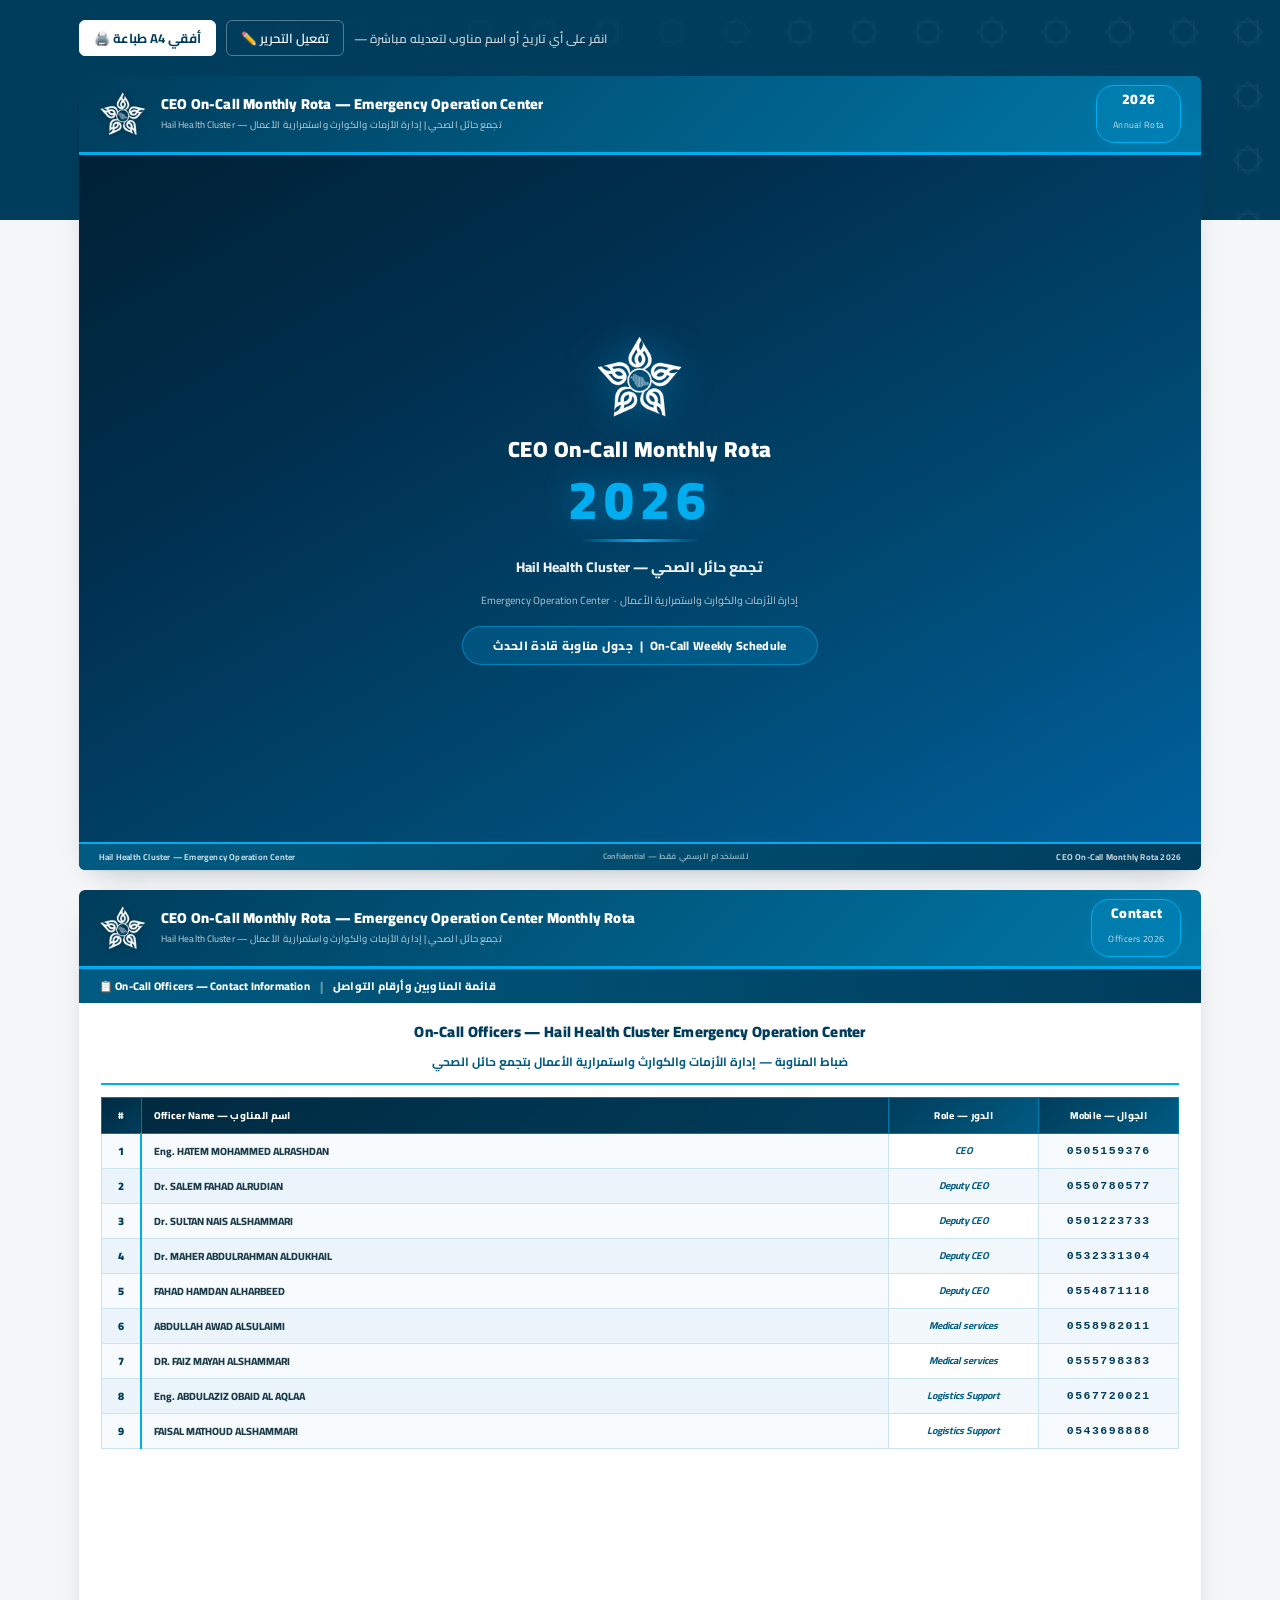
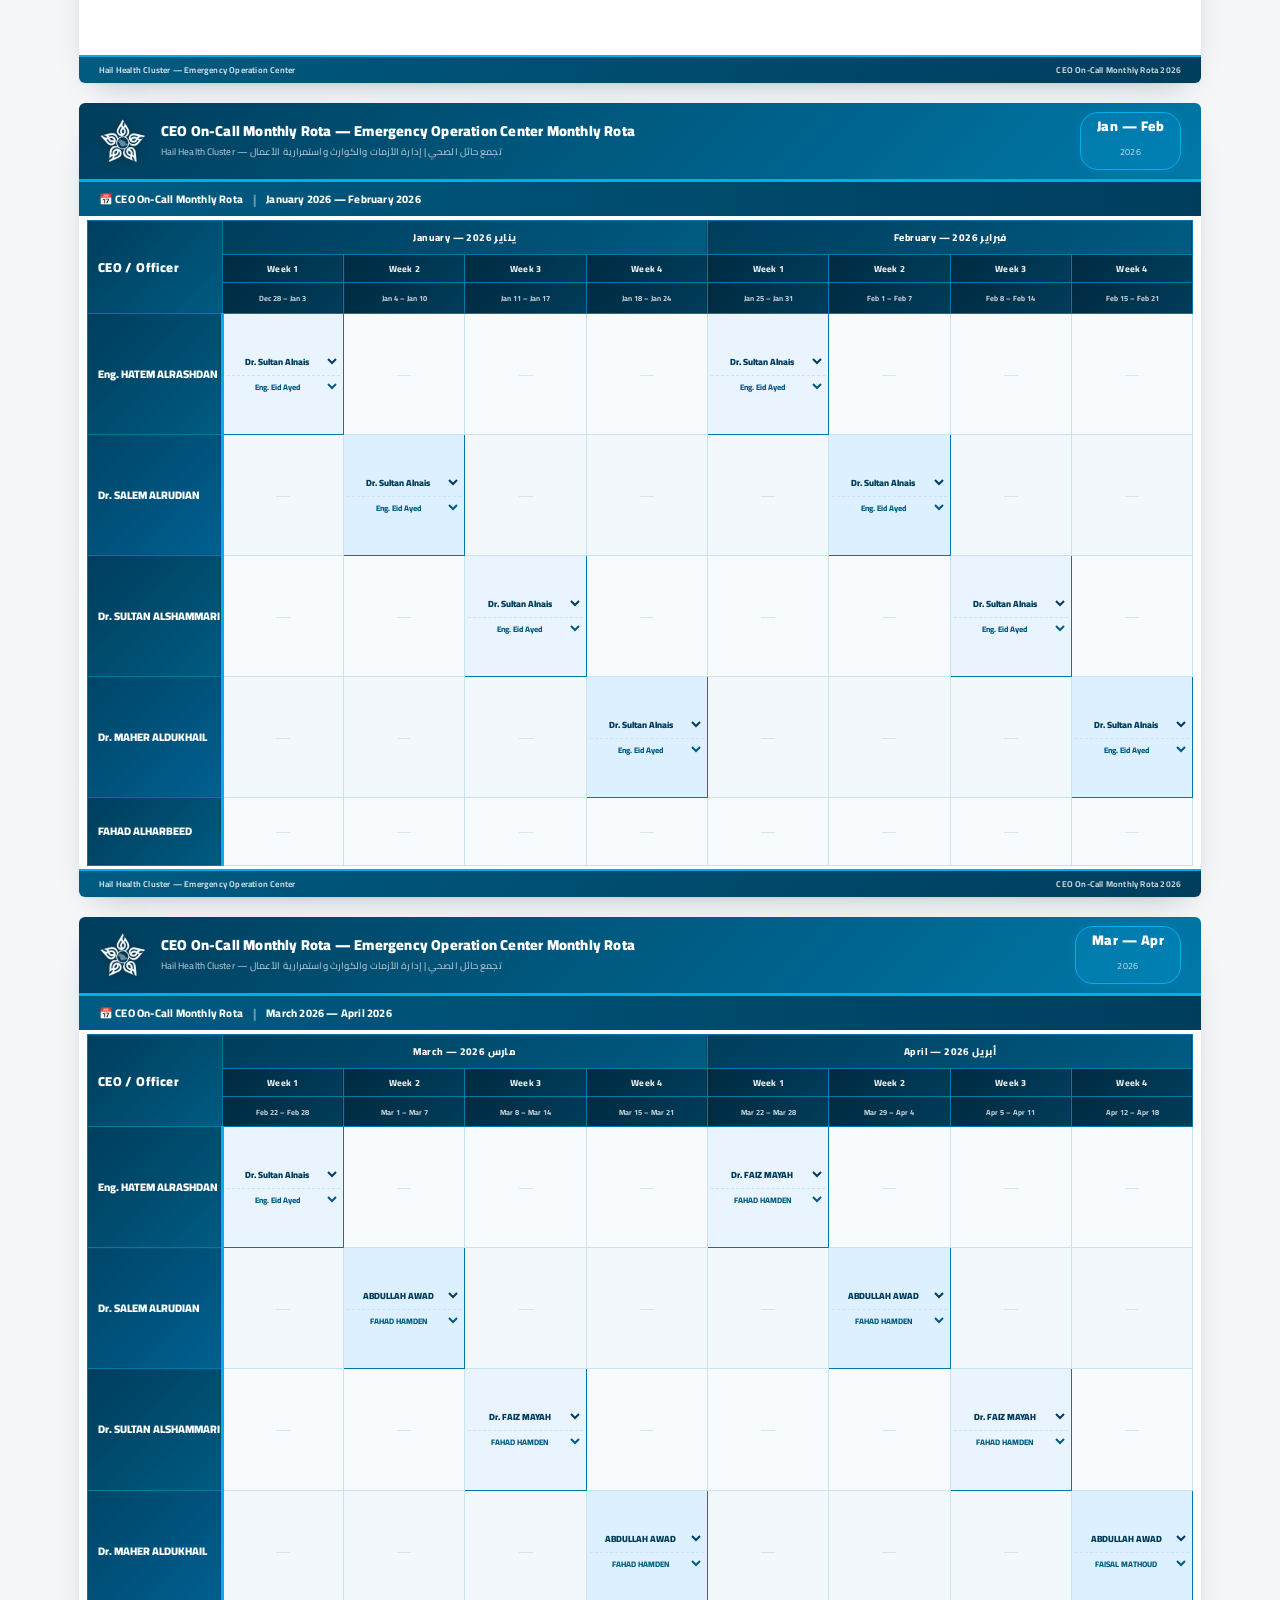
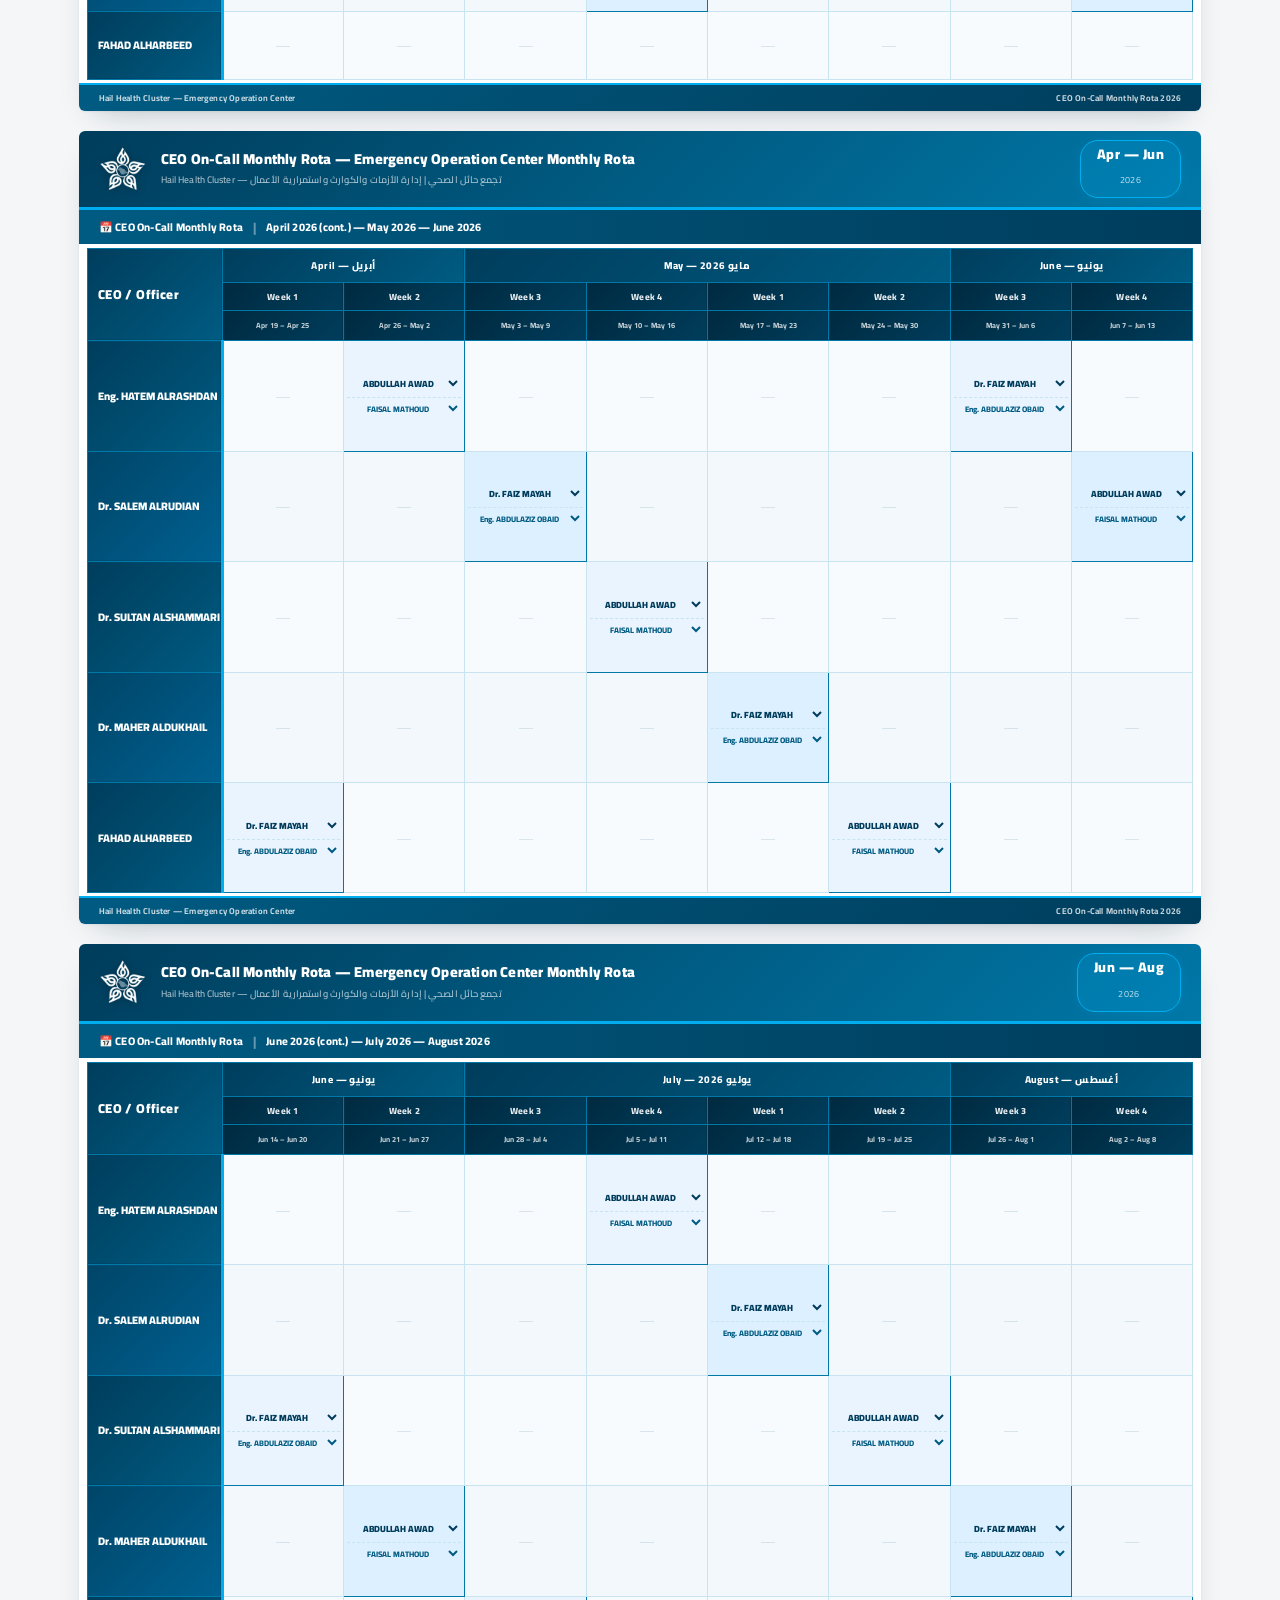
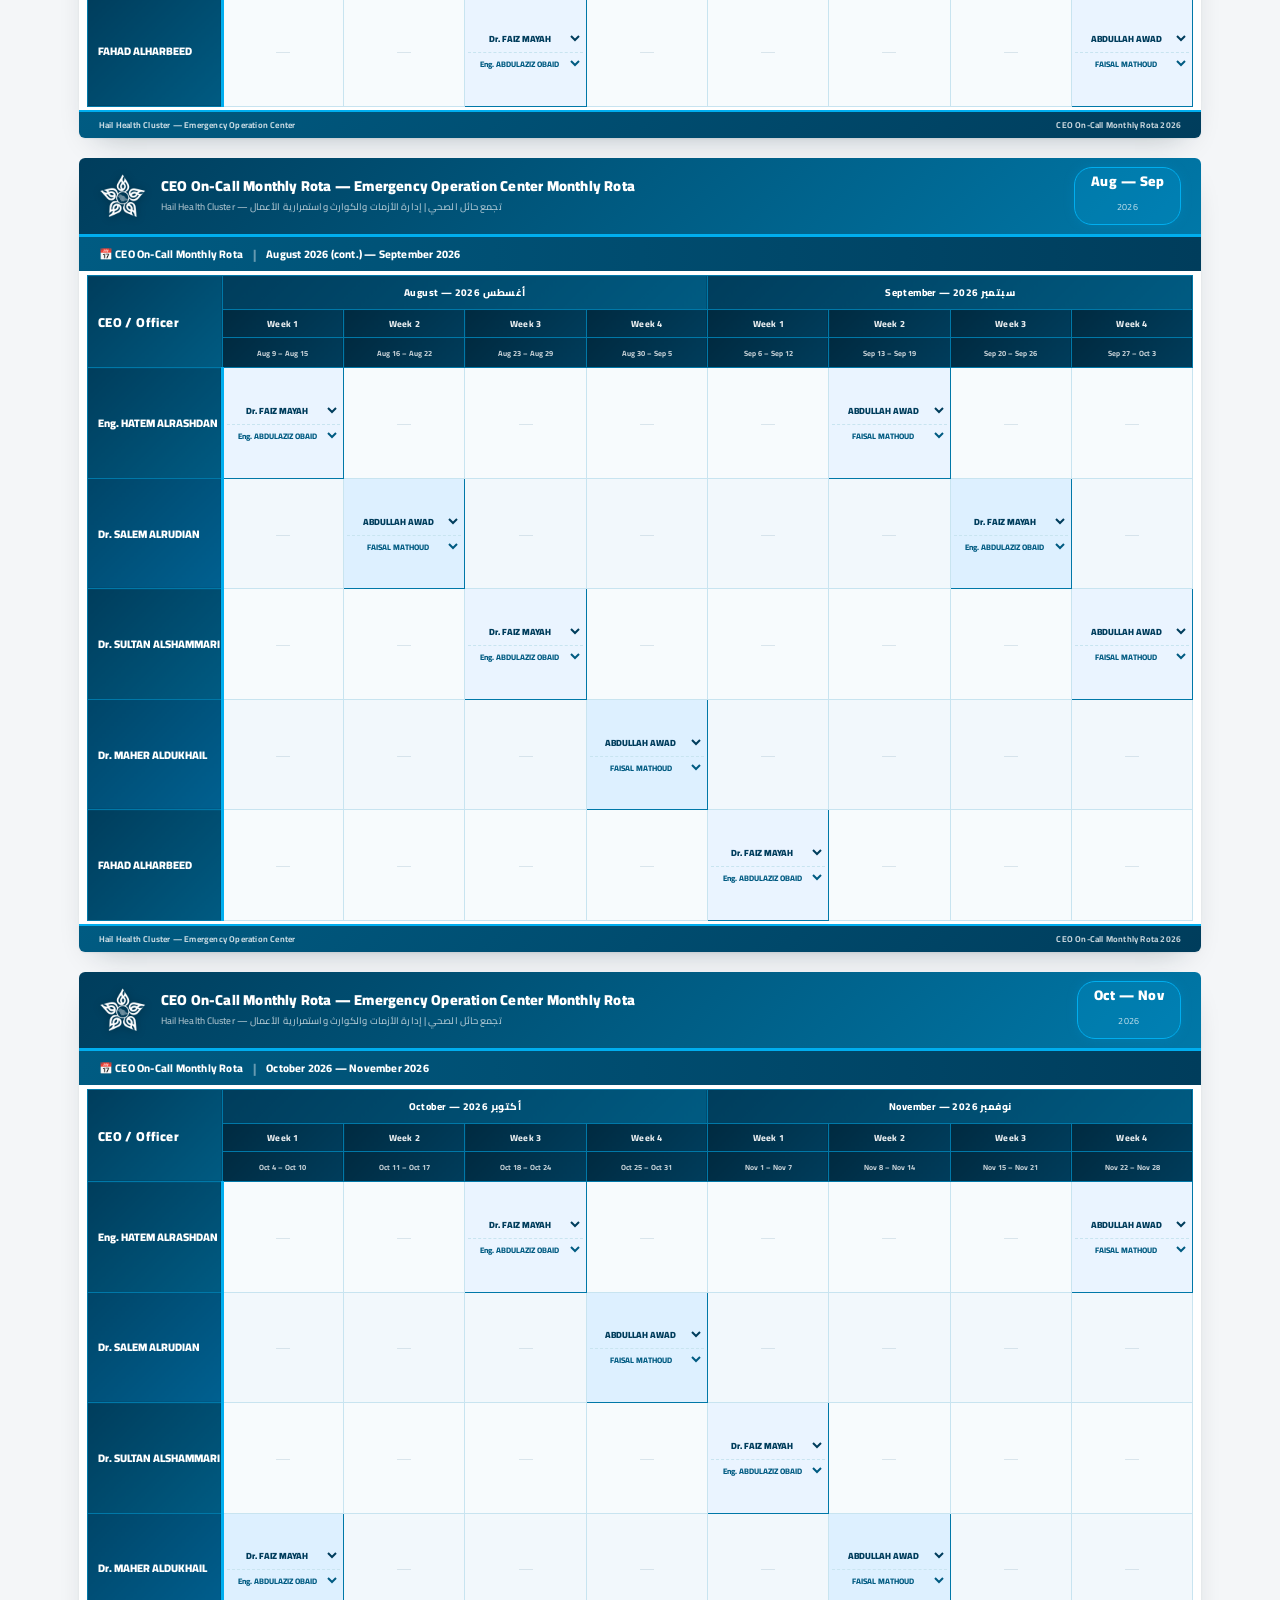
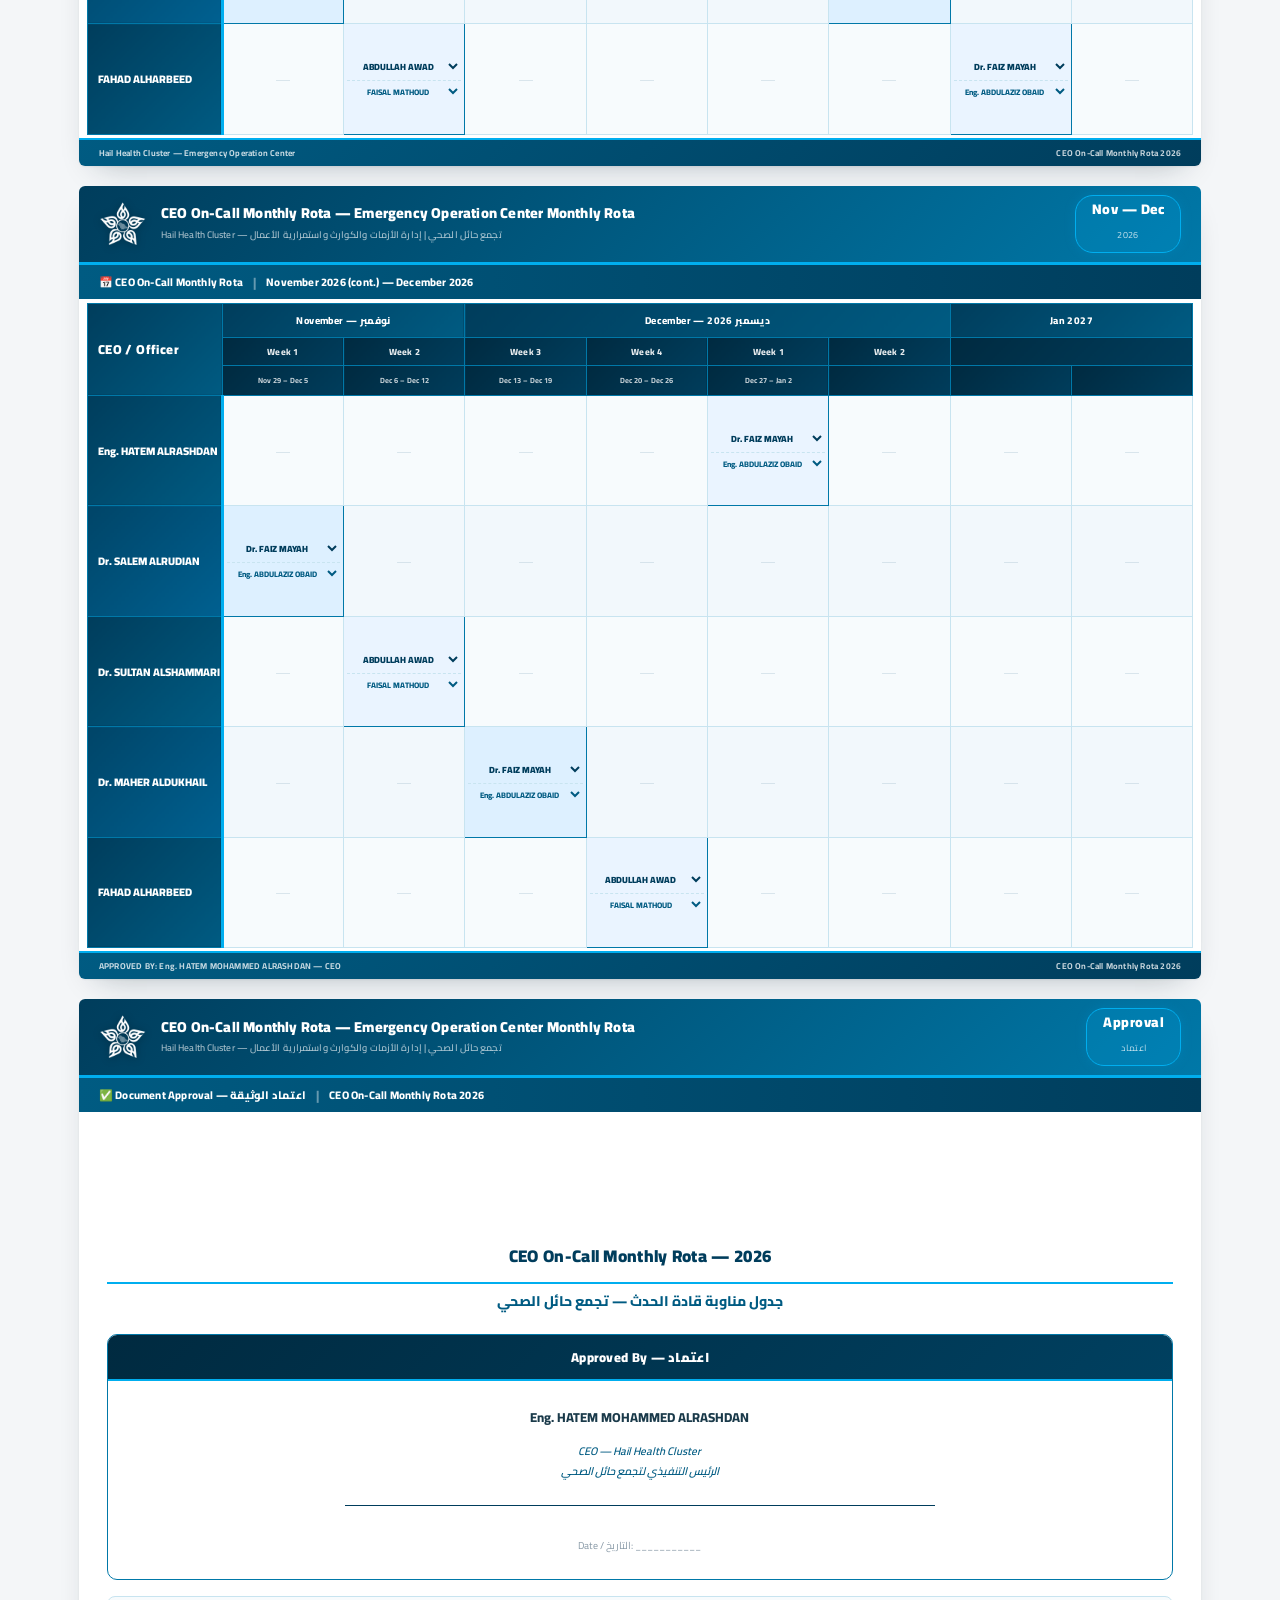
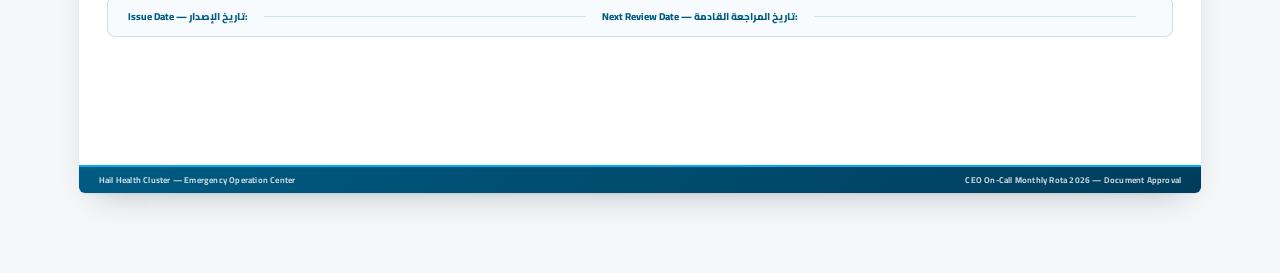
<file: ceo-on-call-rota-2026.html>
<!DOCTYPE html>
<html lang="en" dir="ltr">
<head>
<meta charset="UTF-8"/>
<!-- الوضع الفاتح/الداكن من اختيار اللوحة نفسه، قبل أي رسم لتجنّب الوميض -->
<script>try{document.documentElement.setAttribute("data-theme",localStorage.getItem("hh_theme")||(matchMedia("(prefers-color-scheme: dark)").matches?"dark":"light"));}catch(e){}</script>
<meta name="viewport" content="width=device-width,initial-scale=1.0"/>
<title>CEO On-Call Monthly Rota 2026 — Hail Health Cluster</title>
<link rel="stylesheet" href="css/00-fonts.css"/>
<style>
*{box-sizing:border-box;margin:0;padding:0;}
html,body{font-family:'Cairo',sans-serif;}

/* ══════════════════════════════════════════
   SCREEN — dark background
══════════════════════════════════════════ */
@media screen{
  body{background:linear-gradient(150deg,#021A2C 0%,#06304A 38%,#074A66 70%,#0A5E7E 100%);
    min-height:100vh;padding:24px 16px 60px;}
}

/* ══════════════════════════════════════════
   A4 LANDSCAPE PAGE  297mm × 210mm
══════════════════════════════════════════ */
.page{
  width:297mm;height:210mm;
  background:#fff;margin:0 auto 20px;
  display:flex;flex-direction:column;overflow:hidden;
  font-family:'Cairo',sans-serif;
}
@media screen{
  .page{border-radius:6px;box-shadow:0 8px 40px rgba(0,0,0,0.4);}
}

/* ══════════════════════════════════════════
   HEADER — RCK Identity
══════════════════════════════════════════ */
.doc-hdr{
  flex-shrink:0;
  padding:9px 20px;display:flex;align-items:center;gap:14px;
  background:linear-gradient(135deg,#003D5C 0%,#005B82 50%,#0078A8 100%);
  border-bottom:3px solid #00AEEF;
}
.doc-hdr-logo{width:48px;height:48px;object-fit:contain;flex-shrink:0;
  filter:drop-shadow(0 1px 4px rgba(0,0,0,0.3));}
.doc-hdr-org{flex:1;}
.doc-hdr-main{color:#fff;font-size:14.5px;font-weight:900;line-height:1.25;
  letter-spacing:.2px;}
.doc-hdr-sub{color:rgba(255,255,255,0.65);font-size:9.5px;font-weight:600;
  margin-top:3px;letter-spacing:.1px;}
.doc-hdr-badge{
  background:rgba(0,174,239,0.18);border:1.5px solid #00AEEF;border-radius:18px;
  padding:5px 16px;color:#fff;text-align:center;white-space:nowrap;
  box-shadow:0 0 12px rgba(0,174,239,0.15);
}
.doc-hdr-badge .b-months{font-size:14px;font-weight:900;display:block;
  line-height:1.15;letter-spacing:.5px;}
.doc-hdr-badge .b-year{font-size:9px;opacity:.75;letter-spacing:.3px;}

/* ══════════════════════════════════════════
   TITLE BAR — RCK Identity
══════════════════════════════════════════ */
.title-bar{
  flex-shrink:0;
  padding:5px 20px;background:linear-gradient(90deg,#005B82,#003D5C);
  color:#fff;font-size:11px;font-weight:800;
  display:flex;align-items:center;gap:10px;
  letter-spacing:.2px;
}
.title-sep{opacity:.4;font-size:13px;}

/* ══════════════════════════════════════════
   TABLE WRAPPER — fills remaining height
══════════════════════════════════════════ */
.doc-body{
  flex:1;min-height:0;
  padding:4px 8px 3px;
  display:flex;flex-direction:column;
}

/* ══════════════════════════════════════════
   ROTA TABLE — full height  ★ RCK Identity
══════════════════════════════════════════ */
.rota-tbl{
  width:100%;height:100%;
  border-collapse:collapse;
  table-layout:fixed;
  font-family:'Cairo',sans-serif;
}

/* ── THEAD ── */
.rota-tbl thead tr.tr-month th{
  background:linear-gradient(135deg,#003D5C,#005B82);
  color:#fff;font-size:10px;font-weight:800;
  padding:7px 5px;text-align:center;
  border:1px solid #0078A8;height:9mm;
  letter-spacing:.4px;
}
.rota-tbl thead tr.tr-week th{
  background:linear-gradient(135deg,#002A40,#003D5C);
  color:rgba(255,255,255,0.90);font-size:9px;font-weight:800;
  padding:5px 3px;text-align:center;
  border:1px solid #0078A8;height:6.5mm;
  letter-spacing:.2px;
}
.rota-tbl thead tr.tr-dates th{
  background:linear-gradient(135deg,#002A40,#003D5C);
  color:rgba(255,255,255,0.80);font-size:7.5px;font-weight:700;
  padding:5px 4px;text-align:center;
  border:1px solid #0078A8;height:8mm;
}
/* CEO column header — same gradient as month headers */
.th-ceo{
  background:linear-gradient(135deg,#003D5C,#005B82)!important;
  text-align:left!important;padding-left:10px!important;
  font-size:13px!important;font-weight:900!important;
  min-width:135px;width:135px;letter-spacing:.3px;
}

/* ── TBODY ── */
.rota-tbl tbody tr{height:calc((100% - 23.5mm) / 5);}

/* CEO column — dark gradient matching month headers (November style) */
.td-ceo{
  background:linear-gradient(135deg,#003D5C,#005B82);
  font-weight:900;font-size:11px;color:#fff;
  padding:5px 10px;border:1px solid #0078A8;
  text-align:left;vertical-align:middle;
  white-space:nowrap;overflow:hidden;
  border-right:3px solid #00AEEF;
  -webkit-print-color-adjust:exact;print-color-adjust:exact;
}
.rota-tbl tbody tr:nth-child(even) .td-ceo{
  background:linear-gradient(135deg,#004568,#006090);
}

/* Data cells — matches rck-tbl td */
.td-cell{
  border:1px solid #C8E4F0;
  background:#fff;text-align:center;vertical-align:middle;
  padding:4px 3px;font-size:0;
}
/* Active cell inner layout — centered */
.td-cell.active{
  display:table-cell;
  vertical-align:middle!important;
}
.rota-tbl tbody tr:nth-child(even) .td-cell{background:#F2F8FC;}

/* Active cell */
.td-cell.active{
  background:#EAF4FF!important;
  border:1.5px solid #0078A8!important;
}
.rota-tbl tbody tr:nth-child(even) .td-cell.active{
  background:#DDF0FF!important;
}
.cell-name{display:block;font-size:9px;font-weight:900;color:#003D5C;line-height:1.35;}
.cell-name2{display:block;font-size:8px;font-weight:800;color:#005B82;line-height:1.3;
  border-top:1px dashed #C8E4F0;padding-top:2px;margin-top:2px;}
.cell-empty{background:#F7FBFD!important;}
.rota-tbl tbody tr:nth-child(even) .cell-empty{background:#F2F8FC!important;}
.cell-dash{color:#B8CDD8;font-size:14px;font-weight:200;line-height:1;}

/* ══════════════════════════════════════════
   FOOTER — RCK Identity
══════════════════════════════════════════ */
.doc-footer{
  flex-shrink:0;
  padding:5px 20px;background:linear-gradient(135deg,#005B82,#003D5C);
  border-top:2px solid #00AEEF;
  display:flex;align-items:center;justify-content:space-between;
  color:rgba(255,255,255,0.78);font-size:8.5px;font-weight:700;
  letter-spacing:.2px;
}

/* ══════════════════════════════════════════
   EDITABLE FIELDS
══════════════════════════════════════════ */
[contenteditable="true"]{
  outline:none;cursor:text;
  min-width:4px;display:inline-block;
  border-radius:2px;transition:background .15s;
}
@media screen{
  [contenteditable="true"]:hover{
    background:rgba(0,120,168,0.08)!important;
  }
  [contenteditable="true"]:focus{
    background:rgba(0,174,239,0.12)!important;
    box-shadow:0 0 0 1.5px #00AEEF;
  }
  .edit-hint{
    position:fixed;bottom:18px;right:18px;
    background:rgba(0,30,50,0.92);color:#fff;
    font-family:'Cairo',sans-serif;font-size:11px;font-weight:700;
    padding:10px 18px;border-radius:12px;border:1.5px solid rgba(0,174,239,0.4);
    backdrop-filter:blur(10px);z-index:999;
    box-shadow:0 4px 20px rgba(0,0,0,0.3);
    pointer-events:none;
  }
}

/* ══════════════════════════════════════════
   TOOLBAR (screen only)
══════════════════════════════════════════ */
.toolbar{
  width:297mm;margin:0 auto 14px;
  display:flex;align-items:center;gap:10px;flex-wrap:wrap;
}
.toolbar button{
  font-family:'Cairo',sans-serif;font-size:11px;font-weight:800;
  padding:8px 18px;border-radius:10px;border:none;cursor:pointer;
  transition:all .2s;
}
.btn-print{background:linear-gradient(135deg,#003D5C,#005B82);color:#fff;
  box-shadow:0 3px 14px rgba(0,0,0,0.3);}
.btn-print:hover{transform:translateY(-1px);box-shadow:0 5px 18px rgba(0,0,0,0.4);}
.btn-edit{background:rgba(0,174,239,0.15);color:#fff;
  border:1.5px solid rgba(0,174,239,0.4);}
.btn-edit.active{background:rgba(0,174,239,0.35);border-color:#00AEEF;}
.toolbar-label{color:rgba(255,255,255,0.6);font-size:10px;font-weight:600;margin-right:4px;}

/* ══════════════════════════════════════════
   PRINT
══════════════════════════════════════════ */
@media print{
  body{background:#fff!important;padding:0!important;margin:0!important;}
  .page{
    margin:0!important;box-shadow:none!important;border-radius:0!important;
    page-break-after:always;break-after:page;
  }
  .toolbar,.edit-hint,.no-print{display:none!important;}
  [contenteditable="true"]:focus,[contenteditable="true"]:hover{
    background:transparent!important;box-shadow:none!important;
  }
  .officer-select{
    -webkit-appearance:none;appearance:none;
    border:none!important;background:transparent!important;
    pointer-events:none;
  }

  /* ★ Force colors — مطابق لـ RCK ★ */
  .doc-hdr,
  .title-bar,
  .doc-footer,
  .rota-tbl th,
  .rota-tbl thead tr.tr-month th,
  .rota-tbl thead tr.tr-week th,
  .rota-tbl thead tr.tr-dates th,
  .td-cell.active,
  .td-ceo,
  .contact-tbl th,
  .contact-tbl .td-num,
  .contact-tbl .td-name,
  .page-cover,
  .cover-badge {
    -webkit-print-color-adjust:exact!important;
    print-color-adjust:exact!important;
    color-adjust:exact!important;
  }

  /* إعادة تطبيق الألوان صراحةً */
  .rota-tbl th { background:linear-gradient(135deg,#003D5C,#005B82)!important; color:#fff!important; }
  .th-ceo { background:linear-gradient(135deg,#003D5C,#005B82)!important; }
  .rota-tbl thead tr.tr-week th,
  .rota-tbl thead tr.tr-dates th { background:linear-gradient(135deg,#002A40,#003D5C)!important; }
  .td-ceo { background:linear-gradient(135deg,#003D5C,#005B82)!important; color:#fff!important; }
  .rota-tbl tbody tr:nth-child(even) .td-ceo { background:linear-gradient(135deg,#004568,#006090)!important; }
  .td-cell { background:#fff!important; }
  .rota-tbl tbody tr:nth-child(even) .td-cell { background:#F2F8FC!important; }
  .td-cell.active { background:#EAF4FF!important; border:1.5px solid #0078A8!important; }
  .rota-tbl tbody tr:nth-child(even) .td-cell.active { background:#DDF0FF!important; }
  .cell-name { color:#003D5C!important; }
  .cell-name2 { color:#005B82!important; }
  .doc-hdr { background:linear-gradient(135deg,#003D5C,#005B82,#0078A8)!important; }
  .title-bar { background:linear-gradient(90deg,#005B82,#003D5C)!important; }
  .doc-footer { background:linear-gradient(135deg,#005B82,#003D5C)!important; }
  .contact-tbl th { background:linear-gradient(135deg,#003D5C,#005B82)!important; color:#fff!important; }
  .contact-tbl .th-num,.contact-tbl .th-name { background:linear-gradient(135deg,#002A40,#003D5C)!important; }
  .contact-tbl tbody tr:nth-child(even) td { background:#F2F8FC!important; }
  .contact-tbl .td-num { background:#F7FBFD!important; border-right:2px solid #00AEEF!important; }
  .contact-tbl .td-name { background:#F7FBFD!important; }
  .contact-tbl .td-phone { background:#F8FBFE!important; }
  .contact-tbl tbody tr:nth-child(even) .td-num,
  .contact-tbl tbody tr:nth-child(even) .td-name { background:#EAF4FA!important; }
  .contact-tbl tbody tr:nth-child(even) .td-phone { background:#F0F7FC!important; }
  .td-ceo { border-right:2px solid #00AEEF!important; }
  .page-cover { background:linear-gradient(150deg,#001E30,#003050,#004870,#0062A0)!important; }

  @page{size:A4 landscape;margin:0;}
}

/* ══════════════════════════════════════════
   OFFICER SELECT DROPDOWN
══════════════════════════════════════════ */
.officer-select{
  display:block;width:100%;
  border:none;background:transparent;
  font-family:'Cairo',sans-serif;
  font-size:9px;font-weight:900;color:#003D5C;
  text-align:center;text-align-last:center;
  cursor:pointer;outline:none;padding:1px 0;margin:0;
  line-height:1.35;
}
.sel-name2{
  font-size:8px!important;font-weight:800!important;
  color:#005B82!important;
  border-top:1px dashed #C8E4F0!important;
  margin-top:3px;padding-top:3px;
}
@media screen{
  .officer-select:hover{background:rgba(0,120,168,0.08)!important;border-radius:4px;}
  .officer-select:focus{outline:2px solid #00AEEF;border-radius:4px;}
}

/* ══════════════════════════════════════════
   APPROVAL PAGE — صفحة الاعتماد
══════════════════════════════════════════ */
.appr-body{
  flex:1;display:flex;flex-direction:column;
  align-items:center;justify-content:center;
  padding:16px 28px;gap:16px;
}
.appr-title{
  font-size:17px;font-weight:900;color:#003D5C;
  text-align:center;padding-bottom:10px;
  border-bottom:2px solid #00AEEF;width:100%;
  letter-spacing:.3px;
}
.appr-title-ar{
  font-size:14px;font-weight:800;color:#005B82;
  text-align:center;margin-top:4px;
}
.appr-doc-box{
  background:#F2F8FC;border:1px solid #C8E4F0;
  border-radius:8px;padding:10px 20px;
  width:100%;display:flex;gap:30px;
  justify-content:center;align-items:center;
  font-size:10px;font-weight:700;color:#1A3A4A;
}
.appr-doc-item{text-align:center;}
.appr-doc-label{color:#005B82;font-size:9px;font-weight:600;margin-bottom:2px;}
.appr-doc-val{font-size:11px;font-weight:900;color:#003D5C;}
.appr-sigs{
  display:flex;gap:16px;width:100%;
}
.appr-sig-box{
  flex:1;border:1.5px solid #C8E4F0;border-radius:10px;
  overflow:hidden;background:#fff;
  display:flex;flex-direction:column;
}
.appr-sig-hdr{
  background:linear-gradient(135deg,#003D5C,#005B82);
  color:#fff;font-size:10px;font-weight:900;
  padding:7px 12px;text-align:center;
  border-bottom:2px solid #00AEEF;
  letter-spacing:.3px;
}
.appr-sig-content{
  flex:1;padding:12px 16px;
  display:flex;flex-direction:column;
  align-items:center;gap:8px;
}
.appr-sig-name{
  font-size:10px;font-weight:800;color:#1A3A4A;
  text-align:center;
}
.appr-sig-title{
  font-size:9px;font-weight:600;color:#005B82;
  text-align:center;font-style:italic;
}
.appr-sig-line{
  width:80%;height:1px;background:#0078A8;
  margin:6px 0;
}
.appr-stamp-circle{
  width:70px;height:70px;border-radius:50%;
  border:2px dashed #C8E4F0;
  display:flex;align-items:center;justify-content:center;
  color:#C8E4F0;font-size:8px;font-weight:700;
  text-align:center;line-height:1.3;
  margin-top:4px;
}
.appr-date-box{
  width:100%;background:#F7FBFD;border:1px solid #C8E4F0;
  border-radius:8px;padding:10px 20px;
  display:flex;align-items:center;justify-content:space-between;
  font-size:10px;font-weight:700;color:#1A3A4A;
}
.appr-date-label{color:#005B82;font-weight:800;}
.appr-date-line{
  flex:1;height:1px;background:#C8E4F0;
  margin:0 16px;
}

/* ══════════════════════════════════════════
   COVER PAGE
══════════════════════════════════════════ */
.page-cover{
  background:linear-gradient(150deg,#001E30 0%,#003050 35%,#004870 65%,#0062A0 100%)!important;
  -webkit-print-color-adjust:exact;print-color-adjust:exact;
}
.cover-body{
  flex:1;display:flex;flex-direction:column;
  align-items:center;justify-content:center;gap:10px;padding:16px 30px;
}
.cover-logo{width:90px;height:90px;object-fit:contain;
  filter:drop-shadow(0 0 18px rgba(0,174,239,0.5));margin-bottom:4px;}
.cover-title{color:#fff;font-size:22px;font-weight:900;
  text-align:center;letter-spacing:.5px;line-height:1.2;}
.cover-year{color:#00AEEF;font-size:54px;font-weight:900;
  line-height:1;letter-spacing:6px;text-shadow:0 0 30px rgba(0,174,239,0.4);}
.cover-divider{width:120px;height:3px;border-radius:2px;
  background:linear-gradient(90deg,transparent,#00AEEF,transparent);margin:2px 0;}
.cover-org{color:rgba(255,255,255,0.92);font-size:14px;font-weight:800;text-align:center;}
.cover-sub{color:rgba(255,255,255,0.6);font-size:10.5px;font-weight:600;text-align:center;}
.cover-badge{
  background:rgba(0,174,239,0.18);border:1.5px solid rgba(0,174,239,0.5);
  border-radius:22px;padding:7px 30px;color:#fff;font-size:12px;
  font-weight:800;margin-top:6px;letter-spacing:.3px;
}

/* ══════════════════════════════════════════
   CONTACT PAGE  ★ RCK Identity
══════════════════════════════════════════ */
.contact-body{
  padding:14px 22px 8px;
  display:flex;flex-direction:column;
}
.contact-heading{
  text-align:center;margin-bottom:12px;
  padding-bottom:10px;border-bottom:2px solid #00AEEF;
}
.contact-heading .ch-en{
  color:#003D5C;font-size:15px;font-weight:900;letter-spacing:.3px;
}
.contact-heading .ch-ar{
  color:#005B82;font-size:12px;font-weight:700;margin-top:4px;
}
/* ── CONTACT TABLE — exact RCK match ── */
.contact-tbl{
  width:100%;border-collapse:collapse;
  font-family:'Cairo',sans-serif;font-size:10.5px;
}
.contact-tbl thead tr th{
  background:linear-gradient(135deg,#003D5C,#005B82);
  color:#fff;font-size:10px;font-weight:800;
  padding:8px 10px;border:1px solid #0078A8;
  text-align:center;letter-spacing:.3px;
}
.contact-tbl thead tr th.th-num{
  background:linear-gradient(135deg,#002A40,#003D5C);
  width:40px;text-align:center;
}
.contact-tbl thead tr th.th-name{
  text-align:left;padding-left:12px;
  background:linear-gradient(135deg,#002A40,#003D5C);
}
.contact-tbl tbody tr td{
  font-size:10.5px;font-weight:700;
  padding:7px 10px;border:1px solid #C8E4F0;
  text-align:center;color:#1A3A4A;background:#fff;
  vertical-align:middle;
}
.contact-tbl tbody tr:nth-child(even) td{background:#F2F8FC;}
/* # column */
.contact-tbl .td-num{
  background:#F7FBFD!important;
  color:#003D5C;font-weight:900;font-size:11px;text-align:center;
  border-right:2px solid #00AEEF!important;width:40px;
}
.contact-tbl tbody tr:nth-child(even) .td-num{background:#EAF4FA!important;}
/* Name column */
.contact-tbl .td-name{
  text-align:left!important;padding-left:12px!important;
  font-weight:800;color:#1A3A4A;
  background:#F7FBFD!important;
  border-right:1px solid #C8E4F0;
}
.contact-tbl tbody tr:nth-child(even) .td-name{background:#EAF4FA!important;}
/* Role column */
.contact-tbl .td-role{
  font-size:10px;font-weight:700;color:#005B82;
  width:150px;font-style:italic;
}
/* Phone column */
.contact-tbl .td-phone{
  font-family:'Courier New',monospace;
  font-size:11.5px;font-weight:700;
  color:#003D5C;letter-spacing:1.5px;
  width:140px;background:#F8FBFE!important;
}
.contact-tbl tbody tr:nth-child(even) .td-phone{background:#F0F7FC!important;}
/* Row hover on screen */
@media screen{
  .contact-tbl tbody tr:hover td{
    background:#E4F2FA!important;transition:background .12s;
  }
}
</style>
<!-- لغة اللوحة على الشاشة فقط؛ الطباعة كما هي -->
<link rel="stylesheet" href="css/11-pages.css"/>
</head>
<body class="hh-doc hh-ceo">

<!-- ══════════════════════════════════════════
     TOOLBAR
══════════════════════════════════════════ -->
<div class="toolbar no-print">
  <button class="btn-print" onclick="window.print()">🖨️ طباعة A4 أفقي</button>
  <button class="btn-edit" id="editToggle" onclick="toggleEdit()">✏️ تفعيل التحرير</button>
  <span class="toolbar-label">— انقر على أي تاريخ أو اسم مناوب لتعديله مباشرة</span>
</div>

<div class="edit-hint no-print" id="editHint" style="display:none">
  ✏️ وضع التحرير مفعّل — انقر على أي خلية للتعديل
</div>

<!-- ══════════════════════════════════════════
     COVER PAGE
══════════════════════════════════════════ -->
<div class="page page-cover">
  <div class="doc-hdr">
    <img src="logo-white.png" class="doc-hdr-logo" alt=""/>
    <div class="doc-hdr-org">
      <div class="doc-hdr-main">CEO On-Call Monthly Rota — Emergency Operation Center</div>
      <div class="doc-hdr-sub">Hail Health Cluster — تجمع حائل الصحي | إدارة الأزمات والكوارث واستمرارية الأعمال</div>
    </div>
    <div class="doc-hdr-badge">
      <span class="b-months">2026</span>
      <span class="b-year">Annual Rota</span>
    </div>
  </div>
  <div class="cover-body">
    <img src="logo-white.png" class="cover-logo" alt="Hail Health Cluster"/>
    <div class="cover-title">CEO On-Call Monthly Rota</div>
    <div class="cover-year">2026</div>
    <div class="cover-divider"></div>
    <div class="cover-org">Hail Health Cluster — تجمع حائل الصحي</div>
    <div class="cover-sub">Emergency Operation Center &nbsp;·&nbsp; إدارة الأزمات والكوارث واستمرارية الأعمال</div>
    <div class="cover-badge">جدول مناوبة قادة الحدث &nbsp;|&nbsp; On-Call Weekly Schedule</div>
  </div>
  <div class="doc-footer">
    <span>Hail Health Cluster — Emergency Operation Center</span>
    <span style="color:rgba(255,255,255,0.5);font-size:8px;">Confidential — للاستخدام الرسمي فقط</span>
    <span>CEO On-Call Monthly Rota 2026</span>
  </div>
</div>

<!-- ══════════════════════════════════════════
     CONTACT INFORMATION PAGE
══════════════════════════════════════════ -->
<div class="page">
  <div class="doc-hdr">
    <img src="logo-white.png" class="doc-hdr-logo" alt=""/>
    <div class="doc-hdr-org">
      <div class="doc-hdr-main">CEO On-Call Monthly Rota — Emergency Operation Center Monthly Rota</div>
      <div class="doc-hdr-sub">Hail Health Cluster — تجمع حائل الصحي | إدارة الأزمات والكوارث واستمرارية الأعمال</div>
    </div>
    <div class="doc-hdr-badge">
      <span class="b-months">Contact</span>
      <span class="b-year">Officers 2026</span>
    </div>
  </div>
  <div class="title-bar">
    <span>📋 On-Call Officers — Contact Information</span>
    <span class="title-sep">|</span>
    <span>قائمة المناوبين وأرقام التواصل</span>
  </div>
  <div class="doc-body contact-body">
    <div class="contact-heading">
      <div class="ch-en">On-Call Officers — Hail Health Cluster Emergency Operation Center</div>
      <div class="ch-ar">ضباط المناوبة — إدارة الأزمات والكوارث واستمرارية الأعمال بتجمع حائل الصحي</div>
    </div>
    <table class="contact-tbl">
      <thead>
        <tr>
          <th class="th-num">#</th>
          <th class="th-name">Officer Name — اسم المناوب</th>
          <th>Role — الدور</th>
          <th>Mobile — الجوال</th>
        </tr>
      </thead>
      <tbody>
        <tr>
          <td class="td-num">1</td>
          <td class="td-name">Eng. HATEM MOHAMMED ALRASHDAN</td>
          <td class="td-role">CEO</td>
          <td class="td-phone">0505159376</td>
        </tr>
        <tr>
          <td class="td-num">2</td>
          <td class="td-name">Dr. SALEM FAHAD ALRUDIAN</td>
          <td class="td-role">Deputy CEO</td>
          <td class="td-phone">0550780577</td>
        </tr>
        <tr>
          <td class="td-num">3</td>
          <td class="td-name">Dr. SULTAN NAIS ALSHAMMARI</td>
          <td class="td-role">Deputy CEO</td>
          <td class="td-phone">0501223733</td>
        </tr>
        <tr>
          <td class="td-num">4</td>
          <td class="td-name">Dr. MAHER ABDULRAHMAN ALDUKHAIL</td>
          <td class="td-role">Deputy CEO</td>
          <td class="td-phone">0532331304</td>
        </tr>
        <tr>
          <td class="td-num">5</td>
          <td class="td-name">FAHAD HAMDAN ALHARBEED</td>
          <td class="td-role">Deputy CEO</td>
          <td class="td-phone">0554871118</td>
        </tr>
        <tr>
          <td class="td-num">6</td>
          <td class="td-name">ABDULLAH AWAD ALSULAIMI</td>
          <td class="td-role">Medical services</td>
          <td class="td-phone">0558982011</td>
        </tr>
        <tr>
          <td class="td-num">7</td>
          <td class="td-name">DR. FAIZ MAYAH ALSHAMMARI</td>
          <td class="td-role">Medical services</td>
          <td class="td-phone">0555798383</td>
        </tr>
        <tr>
          <td class="td-num">8</td>
          <td class="td-name">Eng. ABDULAZIZ OBAID AL AQLAA</td>
          <td class="td-role">Logistics Support</td>
          <td class="td-phone">0567720021</td>
        </tr>
        <tr>
          <td class="td-num">9</td>
          <td class="td-name">FAISAL MATHOUD ALSHAMMARI</td>
          <td class="td-role">Logistics Support</td>
          <td class="td-phone">0543698888</td>
        </tr>
      </tbody>
    </table>
  </div>
  <div class="doc-footer">
    <span>Hail Health Cluster — Emergency Operation Center</span>
    <span>CEO On-Call Monthly Rota 2026</span>
  </div>
</div>

<!-- ══════════════════════════════════════════
     PAGE 1 — JAN / FEB
══════════════════════════════════════════ -->
<div class="page">
  <div class="doc-hdr">
    <img src="logo-white.png" class="doc-hdr-logo" alt=""/>
    <div class="doc-hdr-org">
      <div class="doc-hdr-main">CEO On-Call Monthly Rota — Emergency Operation Center Monthly Rota</div>
      <div class="doc-hdr-sub">Hail Health Cluster — تجمع حائل الصحي | إدارة الأزمات والكوارث واستمرارية الأعمال</div>
    </div>
    <div class="doc-hdr-badge">
      <span class="b-months">Jan — Feb</span>
      <span class="b-year">2026</span>
    </div>
  </div>
  <div class="title-bar">
    <span>📅 CEO On-Call Monthly Rota</span>
    <span class="title-sep">|</span>
    <span>January 2026 — February 2026</span>
  </div>
  <div class="doc-body">
    <table class="rota-tbl">
      <thead>
        <tr class="tr-month">
          <th class="th-ceo" rowspan="3">CEO / Officer</th>
          <th colspan="4">January — يناير 2026</th>
          <th colspan="4">February — فبراير 2026</th>
        </tr>
        <tr class="tr-week">
          <th>Week 1</th><th>Week 2</th><th>Week 3</th><th>Week 4</th>
          <th>Week 1</th><th>Week 2</th><th>Week 3</th><th>Week 4</th>
        </tr>
        <tr class="tr-dates">
          <th><span class="editable" contenteditable="false">Dec 28 – Jan 3</span></th>
          <th><span class="editable" contenteditable="false">Jan 4 – Jan 10</span></th>
          <th><span class="editable" contenteditable="false">Jan 11 – Jan 17</span></th>
          <th><span class="editable" contenteditable="false">Jan 18 – Jan 24</span></th>
          <th><span class="editable" contenteditable="false">Jan 25 – Jan 31</span></th>
          <th><span class="editable" contenteditable="false">Feb 1 – Feb 7</span></th>
          <th><span class="editable" contenteditable="false">Feb 8 – Feb 14</span></th>
          <th><span class="editable" contenteditable="false">Feb 15 – Feb 21</span></th>
        </tr>
      </thead>
      <tbody>
        <tr>
          <td class="td-ceo"><span class="editable" contenteditable="false">Eng. HATEM ALRASHDAN</span></td>
          <td class="td-cell active"><span class="cell-name editable" contenteditable="false">Dr. Sultan Alnais</span><span class="cell-name2 editable" contenteditable="false">Eng. Eid Ayed</span></td>
          <td class="td-cell cell-empty"><span class="cell-dash">—</span></td>
          <td class="td-cell cell-empty"><span class="cell-dash">—</span></td>
          <td class="td-cell cell-empty"><span class="cell-dash">—</span></td>
          <td class="td-cell active"><span class="cell-name editable" contenteditable="false">Dr. Sultan Alnais</span><span class="cell-name2 editable" contenteditable="false">Eng. Eid Ayed</span></td>
          <td class="td-cell cell-empty"><span class="cell-dash">—</span></td>
          <td class="td-cell cell-empty"><span class="cell-dash">—</span></td>
          <td class="td-cell cell-empty"><span class="cell-dash">—</span></td>
        </tr>
        <tr>
          <td class="td-ceo"><span class="editable" contenteditable="false">Dr. SALEM ALRUDIAN</span></td>
          <td class="td-cell cell-empty"><span class="cell-dash">—</span></td>
          <td class="td-cell active"><span class="cell-name editable" contenteditable="false">Dr. Sultan Alnais</span><span class="cell-name2 editable" contenteditable="false">Eng. Eid Ayed</span></td>
          <td class="td-cell cell-empty"><span class="cell-dash">—</span></td>
          <td class="td-cell cell-empty"><span class="cell-dash">—</span></td>
          <td class="td-cell cell-empty"><span class="cell-dash">—</span></td>
          <td class="td-cell active"><span class="cell-name editable" contenteditable="false">Dr. Sultan Alnais</span><span class="cell-name2 editable" contenteditable="false">Eng. Eid Ayed</span></td>
          <td class="td-cell cell-empty"><span class="cell-dash">—</span></td>
          <td class="td-cell cell-empty"><span class="cell-dash">—</span></td>
        </tr>
        <tr>
          <td class="td-ceo"><span class="editable" contenteditable="false">Dr. SULTAN ALSHAMMARI</span></td>
          <td class="td-cell cell-empty"><span class="cell-dash">—</span></td>
          <td class="td-cell cell-empty"><span class="cell-dash">—</span></td>
          <td class="td-cell active"><span class="cell-name editable" contenteditable="false">Dr. Sultan Alnais</span><span class="cell-name2 editable" contenteditable="false">Eng. Eid Ayed</span></td>
          <td class="td-cell cell-empty"><span class="cell-dash">—</span></td>
          <td class="td-cell cell-empty"><span class="cell-dash">—</span></td>
          <td class="td-cell cell-empty"><span class="cell-dash">—</span></td>
          <td class="td-cell active"><span class="cell-name editable" contenteditable="false">Dr. Sultan Alnais</span><span class="cell-name2 editable" contenteditable="false">Eng. Eid Ayed</span></td>
          <td class="td-cell cell-empty"><span class="cell-dash">—</span></td>
        </tr>
        <tr>
          <td class="td-ceo"><span class="editable" contenteditable="false">Dr. MAHER ALDUKHAIL</span></td>
          <td class="td-cell cell-empty"><span class="cell-dash">—</span></td>
          <td class="td-cell cell-empty"><span class="cell-dash">—</span></td>
          <td class="td-cell cell-empty"><span class="cell-dash">—</span></td>
          <td class="td-cell active"><span class="cell-name editable" contenteditable="false">Dr. Sultan Alnais</span><span class="cell-name2 editable" contenteditable="false">Eng. Eid Ayed</span></td>
          <td class="td-cell cell-empty"><span class="cell-dash">—</span></td>
          <td class="td-cell cell-empty"><span class="cell-dash">—</span></td>
          <td class="td-cell cell-empty"><span class="cell-dash">—</span></td>
          <td class="td-cell active"><span class="cell-name editable" contenteditable="false">Dr. Sultan Alnais</span><span class="cell-name2 editable" contenteditable="false">Eng. Eid Ayed</span></td>
        </tr>
        <tr>
          <td class="td-ceo"><span class="editable" contenteditable="false">FAHAD ALHARBEED</span></td>
          <td class="td-cell cell-empty"><span class="cell-dash">—</span></td>
          <td class="td-cell cell-empty"><span class="cell-dash">—</span></td>
          <td class="td-cell cell-empty"><span class="cell-dash">—</span></td>
          <td class="td-cell cell-empty"><span class="cell-dash">—</span></td>
          <td class="td-cell cell-empty"><span class="cell-dash">—</span></td>
          <td class="td-cell cell-empty"><span class="cell-dash">—</span></td>
          <td class="td-cell cell-empty"><span class="cell-dash">—</span></td>
          <td class="td-cell cell-empty"><span class="cell-dash">—</span></td>
        </tr>
      </tbody>
    </table>
  </div>
  <div class="doc-footer">
    <span>Hail Health Cluster — Emergency Operation Center</span>
    <span>CEO On-Call Monthly Rota 2026</span>
  </div>
</div>

<!-- PAGE 2 — MAR / APR (part 1) -->
<div class="page">
  <div class="doc-hdr">
    <img src="logo-white.png" class="doc-hdr-logo" alt=""/>
    <div class="doc-hdr-org">
      <div class="doc-hdr-main">CEO On-Call Monthly Rota — Emergency Operation Center Monthly Rota</div>
      <div class="doc-hdr-sub">Hail Health Cluster — تجمع حائل الصحي | إدارة الأزمات والكوارث واستمرارية الأعمال</div>
    </div>
    <div class="doc-hdr-badge"><span class="b-months">Mar — Apr</span><span class="b-year">2026</span></div>
  </div>
  <div class="title-bar">
    <span>📅 CEO On-Call Monthly Rota</span><span class="title-sep">|</span>
    <span>March 2026 — April 2026</span>
  </div>
  <div class="doc-body">
    <table class="rota-tbl">
      <thead>
        <tr class="tr-month">
          <th class="th-ceo" rowspan="3">CEO / Officer</th>
          <th colspan="4">March — مارس 2026</th>
          <th colspan="4">April — أبريل 2026</th>
        </tr>
        <tr class="tr-week">
          <th>Week 1</th><th>Week 2</th><th>Week 3</th><th>Week 4</th>
          <th>Week 1</th><th>Week 2</th><th>Week 3</th><th>Week 4</th>
        </tr>
        <tr class="tr-dates">
          <th><span class="editable" contenteditable="false">Feb 22 – Feb 28</span></th>
          <th><span class="editable" contenteditable="false">Mar 1 – Mar 7</span></th>
          <th><span class="editable" contenteditable="false">Mar 8 – Mar 14</span></th>
          <th><span class="editable" contenteditable="false">Mar 15 – Mar 21</span></th>
          <th><span class="editable" contenteditable="false">Mar 22 – Mar 28</span></th>
          <th><span class="editable" contenteditable="false">Mar 29 – Apr 4</span></th>
          <th><span class="editable" contenteditable="false">Apr 5 – Apr 11</span></th>
          <th><span class="editable" contenteditable="false">Apr 12 – Apr 18</span></th>
        </tr>
      </thead>
      <tbody>
        <tr>
          <td class="td-ceo"><span class="editable" contenteditable="false">Eng. HATEM ALRASHDAN</span></td>
          <td class="td-cell active"><span class="cell-name editable" contenteditable="false">Dr. Sultan Alnais</span><span class="cell-name2 editable" contenteditable="false">Eng. Eid Ayed</span></td>
          <td class="td-cell cell-empty"><span class="cell-dash">—</span></td><td class="td-cell cell-empty"><span class="cell-dash">—</span></td><td class="td-cell cell-empty"><span class="cell-dash">—</span></td>
          <td class="td-cell active"><span class="cell-name editable" contenteditable="false">Dr. FAIZ MAYAH</span><span class="cell-name2 editable" contenteditable="false">FAHAD HAMDEN</span></td>
          <td class="td-cell cell-empty"><span class="cell-dash">—</span></td><td class="td-cell cell-empty"><span class="cell-dash">—</span></td><td class="td-cell cell-empty"><span class="cell-dash">—</span></td>
        </tr>
        <tr>
          <td class="td-ceo"><span class="editable" contenteditable="false">Dr. SALEM ALRUDIAN</span></td>
          <td class="td-cell cell-empty"><span class="cell-dash">—</span></td>
          <td class="td-cell active"><span class="cell-name editable" contenteditable="false">ABDULLAH AWAD</span><span class="cell-name2 editable" contenteditable="false">FAHAD HAMDEN</span></td>
          <td class="td-cell cell-empty"><span class="cell-dash">—</span></td><td class="td-cell cell-empty"><span class="cell-dash">—</span></td><td class="td-cell cell-empty"><span class="cell-dash">—</span></td>
          <td class="td-cell active"><span class="cell-name editable" contenteditable="false">ABDULLAH AWAD</span><span class="cell-name2 editable" contenteditable="false">FAHAD HAMDEN</span></td>
          <td class="td-cell cell-empty"><span class="cell-dash">—</span></td><td class="td-cell cell-empty"><span class="cell-dash">—</span></td>
        </tr>
        <tr>
          <td class="td-ceo"><span class="editable" contenteditable="false">Dr. SULTAN ALSHAMMARI</span></td>
          <td class="td-cell cell-empty"><span class="cell-dash">—</span></td><td class="td-cell cell-empty"><span class="cell-dash">—</span></td>
          <td class="td-cell active"><span class="cell-name editable" contenteditable="false">Dr. FAIZ MAYAH</span><span class="cell-name2 editable" contenteditable="false">FAHAD HAMDEN</span></td>
          <td class="td-cell cell-empty"><span class="cell-dash">—</span></td><td class="td-cell cell-empty"><span class="cell-dash">—</span></td><td class="td-cell cell-empty"><span class="cell-dash">—</span></td>
          <td class="td-cell active"><span class="cell-name editable" contenteditable="false">Dr. FAIZ MAYAH</span><span class="cell-name2 editable" contenteditable="false">FAHAD HAMDEN</span></td>
          <td class="td-cell cell-empty"><span class="cell-dash">—</span></td>
        </tr>
        <tr>
          <td class="td-ceo"><span class="editable" contenteditable="false">Dr. MAHER ALDUKHAIL</span></td>
          <td class="td-cell cell-empty"><span class="cell-dash">—</span></td><td class="td-cell cell-empty"><span class="cell-dash">—</span></td><td class="td-cell cell-empty"><span class="cell-dash">—</span></td>
          <td class="td-cell active"><span class="cell-name editable" contenteditable="false">ABDULLAH AWAD</span><span class="cell-name2 editable" contenteditable="false">FAHAD HAMDEN</span></td>
          <td class="td-cell cell-empty"><span class="cell-dash">—</span></td><td class="td-cell cell-empty"><span class="cell-dash">—</span></td><td class="td-cell cell-empty"><span class="cell-dash">—</span></td>
          <td class="td-cell active"><span class="cell-name editable" contenteditable="false">ABDULLAH AWAD</span><span class="cell-name2 editable" contenteditable="false">FAISAL MATHOUD</span></td>
        </tr>
        <tr>
          <td class="td-ceo"><span class="editable" contenteditable="false">FAHAD ALHARBEED</span></td>
          <td class="td-cell cell-empty"><span class="cell-dash">—</span></td><td class="td-cell cell-empty"><span class="cell-dash">—</span></td><td class="td-cell cell-empty"><span class="cell-dash">—</span></td><td class="td-cell cell-empty"><span class="cell-dash">—</span></td>
          <td class="td-cell cell-empty"><span class="cell-dash">—</span></td><td class="td-cell cell-empty"><span class="cell-dash">—</span></td><td class="td-cell cell-empty"><span class="cell-dash">—</span></td><td class="td-cell cell-empty"><span class="cell-dash">—</span></td>
        </tr>
      </tbody>
    </table>
  </div>
  <div class="doc-footer">
    <span>Hail Health Cluster — Emergency Operation Center</span>
    <span>CEO On-Call Monthly Rota 2026</span>
  </div>
</div>

<!-- PAGE 3 — APR19 / MAY / JUN -->
<div class="page">
  <div class="doc-hdr">
    <img src="logo-white.png" class="doc-hdr-logo" alt=""/>
    <div class="doc-hdr-org">
      <div class="doc-hdr-main">CEO On-Call Monthly Rota — Emergency Operation Center Monthly Rota</div>
      <div class="doc-hdr-sub">Hail Health Cluster — تجمع حائل الصحي | إدارة الأزمات والكوارث واستمرارية الأعمال</div>
    </div>
    <div class="doc-hdr-badge"><span class="b-months">Apr — Jun</span><span class="b-year">2026</span></div>
  </div>
  <div class="title-bar">
    <span>📅 CEO On-Call Monthly Rota</span><span class="title-sep">|</span>
    <span>April 2026 (cont.) — May 2026 — June 2026</span>
  </div>
  <div class="doc-body">
    <table class="rota-tbl">
      <thead>
        <tr class="tr-month">
          <th class="th-ceo" rowspan="3">CEO / Officer</th>
          <th colspan="2">April — أبريل</th>
          <th colspan="4">May — مايو 2026</th>
          <th colspan="2">June — يونيو</th>
        </tr>
        <tr class="tr-week">
          <th>Week 1</th><th>Week 2</th>
          <th>Week 3</th><th>Week 4</th><th>Week 1</th><th>Week 2</th>
          <th>Week 3</th><th>Week 4</th>
        </tr>
        <tr class="tr-dates">
          <th><span class="editable" contenteditable="false">Apr 19 – Apr 25</span></th>
          <th><span class="editable" contenteditable="false">Apr 26 – May 2</span></th>
          <th><span class="editable" contenteditable="false">May 3 – May 9</span></th>
          <th><span class="editable" contenteditable="false">May 10 – May 16</span></th>
          <th><span class="editable" contenteditable="false">May 17 – May 23</span></th>
          <th><span class="editable" contenteditable="false">May 24 – May 30</span></th>
          <th><span class="editable" contenteditable="false">May 31 – Jun 6</span></th>
          <th><span class="editable" contenteditable="false">Jun 7 – Jun 13</span></th>
        </tr>
      </thead>
      <tbody>
        <tr>
          <td class="td-ceo"><span class="editable" contenteditable="false">Eng. HATEM ALRASHDAN</span></td>
          <td class="td-cell cell-empty"><span class="cell-dash">—</span></td>
          <td class="td-cell active"><span class="cell-name editable" contenteditable="false">ABDULLAH AWAD</span><span class="cell-name2 editable" contenteditable="false">FAISAL MATHOUD</span></td>
          <td class="td-cell cell-empty"><span class="cell-dash">—</span></td><td class="td-cell cell-empty"><span class="cell-dash">—</span></td><td class="td-cell cell-empty"><span class="cell-dash">—</span></td><td class="td-cell cell-empty"><span class="cell-dash">—</span></td>
          <td class="td-cell active"><span class="cell-name editable" contenteditable="false">Dr. FAIZ MAYAH</span><span class="cell-name2 editable" contenteditable="false">Eng. ABDULAZIZ OBAID</span></td>
          <td class="td-cell cell-empty"><span class="cell-dash">—</span></td>
        </tr>
        <tr>
          <td class="td-ceo"><span class="editable" contenteditable="false">Dr. SALEM ALRUDIAN</span></td>
          <td class="td-cell cell-empty"><span class="cell-dash">—</span></td><td class="td-cell cell-empty"><span class="cell-dash">—</span></td>
          <td class="td-cell active"><span class="cell-name editable" contenteditable="false">Dr. FAIZ MAYAH</span><span class="cell-name2 editable" contenteditable="false">Eng. ABDULAZIZ OBAID</span></td>
          <td class="td-cell cell-empty"><span class="cell-dash">—</span></td><td class="td-cell cell-empty"><span class="cell-dash">—</span></td><td class="td-cell cell-empty"><span class="cell-dash">—</span></td><td class="td-cell cell-empty"><span class="cell-dash">—</span></td>
          <td class="td-cell active"><span class="cell-name editable" contenteditable="false">ABDULLAH AWAD</span><span class="cell-name2 editable" contenteditable="false">FAISAL MATHOUD</span></td>
        </tr>
        <tr>
          <td class="td-ceo"><span class="editable" contenteditable="false">Dr. SULTAN ALSHAMMARI</span></td>
          <td class="td-cell cell-empty"><span class="cell-dash">—</span></td><td class="td-cell cell-empty"><span class="cell-dash">—</span></td><td class="td-cell cell-empty"><span class="cell-dash">—</span></td>
          <td class="td-cell active"><span class="cell-name editable" contenteditable="false">ABDULLAH AWAD</span><span class="cell-name2 editable" contenteditable="false">FAISAL MATHOUD</span></td>
          <td class="td-cell cell-empty"><span class="cell-dash">—</span></td><td class="td-cell cell-empty"><span class="cell-dash">—</span></td><td class="td-cell cell-empty"><span class="cell-dash">—</span></td><td class="td-cell cell-empty"><span class="cell-dash">—</span></td>
        </tr>
        <tr>
          <td class="td-ceo"><span class="editable" contenteditable="false">Dr. MAHER ALDUKHAIL</span></td>
          <td class="td-cell cell-empty"><span class="cell-dash">—</span></td><td class="td-cell cell-empty"><span class="cell-dash">—</span></td><td class="td-cell cell-empty"><span class="cell-dash">—</span></td><td class="td-cell cell-empty"><span class="cell-dash">—</span></td>
          <td class="td-cell active"><span class="cell-name editable" contenteditable="false">Dr. FAIZ MAYAH</span><span class="cell-name2 editable" contenteditable="false">Eng. ABDULAZIZ OBAID</span></td>
          <td class="td-cell cell-empty"><span class="cell-dash">—</span></td><td class="td-cell cell-empty"><span class="cell-dash">—</span></td><td class="td-cell cell-empty"><span class="cell-dash">—</span></td>
        </tr>
        <tr>
          <td class="td-ceo"><span class="editable" contenteditable="false">FAHAD ALHARBEED</span></td>
          <td class="td-cell active"><span class="cell-name editable" contenteditable="false">Dr. FAIZ MAYAH</span><span class="cell-name2 editable" contenteditable="false">Eng. ABDULAZIZ OBAID</span></td>
          <td class="td-cell cell-empty"><span class="cell-dash">—</span></td><td class="td-cell cell-empty"><span class="cell-dash">—</span></td><td class="td-cell cell-empty"><span class="cell-dash">—</span></td><td class="td-cell cell-empty"><span class="cell-dash">—</span></td>
          <td class="td-cell active"><span class="cell-name editable" contenteditable="false">ABDULLAH AWAD</span><span class="cell-name2 editable" contenteditable="false">FAISAL MATHOUD</span></td>
          <td class="td-cell cell-empty"><span class="cell-dash">—</span></td><td class="td-cell cell-empty"><span class="cell-dash">—</span></td>
        </tr>
      </tbody>
    </table>
  </div>
  <div class="doc-footer">
    <span>Hail Health Cluster — Emergency Operation Center</span>
    <span>CEO On-Call Monthly Rota 2026</span>
  </div>
</div>

<!-- PAGE 4 — JUN14 / JUL / AUG -->
<div class="page">
  <div class="doc-hdr">
    <img src="logo-white.png" class="doc-hdr-logo" alt=""/>
    <div class="doc-hdr-org">
      <div class="doc-hdr-main">CEO On-Call Monthly Rota — Emergency Operation Center Monthly Rota</div>
      <div class="doc-hdr-sub">Hail Health Cluster — تجمع حائل الصحي | إدارة الأزمات والكوارث واستمرارية الأعمال</div>
    </div>
    <div class="doc-hdr-badge"><span class="b-months">Jun — Aug</span><span class="b-year">2026</span></div>
  </div>
  <div class="title-bar">
    <span>📅 CEO On-Call Monthly Rota</span><span class="title-sep">|</span>
    <span>June 2026 (cont.) — July 2026 — August 2026</span>
  </div>
  <div class="doc-body">
    <table class="rota-tbl">
      <thead>
        <tr class="tr-month">
          <th class="th-ceo" rowspan="3">CEO / Officer</th>
          <th colspan="2">June — يونيو</th>
          <th colspan="4">July — يوليو 2026</th>
          <th colspan="2">August — أغسطس</th>
        </tr>
        <tr class="tr-week">
          <th>Week 1</th><th>Week 2</th>
          <th>Week 3</th><th>Week 4</th><th>Week 1</th><th>Week 2</th>
          <th>Week 3</th><th>Week 4</th>
        </tr>
        <tr class="tr-dates">
          <th><span class="editable" contenteditable="false">Jun 14 – Jun 20</span></th>
          <th><span class="editable" contenteditable="false">Jun 21 – Jun 27</span></th>
          <th><span class="editable" contenteditable="false">Jun 28 – Jul 4</span></th>
          <th><span class="editable" contenteditable="false">Jul 5 – Jul 11</span></th>
          <th><span class="editable" contenteditable="false">Jul 12 – Jul 18</span></th>
          <th><span class="editable" contenteditable="false">Jul 19 – Jul 25</span></th>
          <th><span class="editable" contenteditable="false">Jul 26 – Aug 1</span></th>
          <th><span class="editable" contenteditable="false">Aug 2 – Aug 8</span></th>
        </tr>
      </thead>
      <tbody>
        <tr>
          <td class="td-ceo"><span class="editable" contenteditable="false">Eng. HATEM ALRASHDAN</span></td>
          <td class="td-cell cell-empty"><span class="cell-dash">—</span></td><td class="td-cell cell-empty"><span class="cell-dash">—</span></td><td class="td-cell cell-empty"><span class="cell-dash">—</span></td>
          <td class="td-cell active"><span class="cell-name editable" contenteditable="false">ABDULLAH AWAD</span><span class="cell-name2 editable" contenteditable="false">FAISAL MATHOUD</span></td>
          <td class="td-cell cell-empty"><span class="cell-dash">—</span></td><td class="td-cell cell-empty"><span class="cell-dash">—</span></td><td class="td-cell cell-empty"><span class="cell-dash">—</span></td><td class="td-cell cell-empty"><span class="cell-dash">—</span></td>
        </tr>
        <tr>
          <td class="td-ceo"><span class="editable" contenteditable="false">Dr. SALEM ALRUDIAN</span></td>
          <td class="td-cell cell-empty"><span class="cell-dash">—</span></td><td class="td-cell cell-empty"><span class="cell-dash">—</span></td><td class="td-cell cell-empty"><span class="cell-dash">—</span></td><td class="td-cell cell-empty"><span class="cell-dash">—</span></td>
          <td class="td-cell active"><span class="cell-name editable" contenteditable="false">Dr. FAIZ MAYAH</span><span class="cell-name2 editable" contenteditable="false">Eng. ABDULAZIZ OBAID</span></td>
          <td class="td-cell cell-empty"><span class="cell-dash">—</span></td><td class="td-cell cell-empty"><span class="cell-dash">—</span></td><td class="td-cell cell-empty"><span class="cell-dash">—</span></td>
        </tr>
        <tr>
          <td class="td-ceo"><span class="editable" contenteditable="false">Dr. SULTAN ALSHAMMARI</span></td>
          <td class="td-cell active"><span class="cell-name editable" contenteditable="false">Dr. FAIZ MAYAH</span><span class="cell-name2 editable" contenteditable="false">Eng. ABDULAZIZ OBAID</span></td>
          <td class="td-cell cell-empty"><span class="cell-dash">—</span></td><td class="td-cell cell-empty"><span class="cell-dash">—</span></td><td class="td-cell cell-empty"><span class="cell-dash">—</span></td><td class="td-cell cell-empty"><span class="cell-dash">—</span></td>
          <td class="td-cell active"><span class="cell-name editable" contenteditable="false">ABDULLAH AWAD</span><span class="cell-name2 editable" contenteditable="false">FAISAL MATHOUD</span></td>
          <td class="td-cell cell-empty"><span class="cell-dash">—</span></td><td class="td-cell cell-empty"><span class="cell-dash">—</span></td>
        </tr>
        <tr>
          <td class="td-ceo"><span class="editable" contenteditable="false">Dr. MAHER ALDUKHAIL</span></td>
          <td class="td-cell cell-empty"><span class="cell-dash">—</span></td>
          <td class="td-cell active"><span class="cell-name editable" contenteditable="false">ABDULLAH AWAD</span><span class="cell-name2 editable" contenteditable="false">FAISAL MATHOUD</span></td>
          <td class="td-cell cell-empty"><span class="cell-dash">—</span></td><td class="td-cell cell-empty"><span class="cell-dash">—</span></td><td class="td-cell cell-empty"><span class="cell-dash">—</span></td><td class="td-cell cell-empty"><span class="cell-dash">—</span></td>
          <td class="td-cell active"><span class="cell-name editable" contenteditable="false">Dr. FAIZ MAYAH</span><span class="cell-name2 editable" contenteditable="false">Eng. ABDULAZIZ OBAID</span></td>
          <td class="td-cell cell-empty"><span class="cell-dash">—</span></td>
        </tr>
        <tr>
          <td class="td-ceo"><span class="editable" contenteditable="false">FAHAD ALHARBEED</span></td>
          <td class="td-cell cell-empty"><span class="cell-dash">—</span></td><td class="td-cell cell-empty"><span class="cell-dash">—</span></td>
          <td class="td-cell active"><span class="cell-name editable" contenteditable="false">Dr. FAIZ MAYAH</span><span class="cell-name2 editable" contenteditable="false">Eng. ABDULAZIZ OBAID</span></td>
          <td class="td-cell cell-empty"><span class="cell-dash">—</span></td><td class="td-cell cell-empty"><span class="cell-dash">—</span></td><td class="td-cell cell-empty"><span class="cell-dash">—</span></td><td class="td-cell cell-empty"><span class="cell-dash">—</span></td>
          <td class="td-cell active"><span class="cell-name editable" contenteditable="false">ABDULLAH AWAD</span><span class="cell-name2 editable" contenteditable="false">FAISAL MATHOUD</span></td>
        </tr>
      </tbody>
    </table>
  </div>
  <div class="doc-footer">
    <span>Hail Health Cluster — Emergency Operation Center</span>
    <span>CEO On-Call Monthly Rota 2026</span>
  </div>
</div>

<!-- PAGE 5 — AUG9 / SEP -->
<div class="page">
  <div class="doc-hdr">
    <img src="logo-white.png" class="doc-hdr-logo" alt=""/>
    <div class="doc-hdr-org">
      <div class="doc-hdr-main">CEO On-Call Monthly Rota — Emergency Operation Center Monthly Rota</div>
      <div class="doc-hdr-sub">Hail Health Cluster — تجمع حائل الصحي | إدارة الأزمات والكوارث واستمرارية الأعمال</div>
    </div>
    <div class="doc-hdr-badge"><span class="b-months">Aug — Sep</span><span class="b-year">2026</span></div>
  </div>
  <div class="title-bar">
    <span>📅 CEO On-Call Monthly Rota</span><span class="title-sep">|</span>
    <span>August 2026 (cont.) — September 2026</span>
  </div>
  <div class="doc-body">
    <table class="rota-tbl">
      <thead>
        <tr class="tr-month">
          <th class="th-ceo" rowspan="3">CEO / Officer</th>
          <th colspan="4">August — أغسطس 2026</th>
          <th colspan="4">September — سبتمبر 2026</th>
        </tr>
        <tr class="tr-week">
          <th>Week 1</th><th>Week 2</th><th>Week 3</th><th>Week 4</th>
          <th>Week 1</th><th>Week 2</th><th>Week 3</th><th>Week 4</th>
        </tr>
        <tr class="tr-dates">
          <th><span class="editable" contenteditable="false">Aug 9 – Aug 15</span></th>
          <th><span class="editable" contenteditable="false">Aug 16 – Aug 22</span></th>
          <th><span class="editable" contenteditable="false">Aug 23 – Aug 29</span></th>
          <th><span class="editable" contenteditable="false">Aug 30 – Sep 5</span></th>
          <th><span class="editable" contenteditable="false">Sep 6 – Sep 12</span></th>
          <th><span class="editable" contenteditable="false">Sep 13 – Sep 19</span></th>
          <th><span class="editable" contenteditable="false">Sep 20 – Sep 26</span></th>
          <th><span class="editable" contenteditable="false">Sep 27 – Oct 3</span></th>
        </tr>
      </thead>
      <tbody>
        <tr>
          <td class="td-ceo"><span class="editable" contenteditable="false">Eng. HATEM ALRASHDAN</span></td>
          <td class="td-cell active"><span class="cell-name editable" contenteditable="false">Dr. FAIZ MAYAH</span><span class="cell-name2 editable" contenteditable="false">Eng. ABDULAZIZ OBAID</span></td>
          <td class="td-cell cell-empty"><span class="cell-dash">—</span></td><td class="td-cell cell-empty"><span class="cell-dash">—</span></td><td class="td-cell cell-empty"><span class="cell-dash">—</span></td><td class="td-cell cell-empty"><span class="cell-dash">—</span></td>
          <td class="td-cell active"><span class="cell-name editable" contenteditable="false">ABDULLAH AWAD</span><span class="cell-name2 editable" contenteditable="false">FAISAL MATHOUD</span></td>
          <td class="td-cell cell-empty"><span class="cell-dash">—</span></td><td class="td-cell cell-empty"><span class="cell-dash">—</span></td>
        </tr>
        <tr>
          <td class="td-ceo"><span class="editable" contenteditable="false">Dr. SALEM ALRUDIAN</span></td>
          <td class="td-cell cell-empty"><span class="cell-dash">—</span></td>
          <td class="td-cell active"><span class="cell-name editable" contenteditable="false">ABDULLAH AWAD</span><span class="cell-name2 editable" contenteditable="false">FAISAL MATHOUD</span></td>
          <td class="td-cell cell-empty"><span class="cell-dash">—</span></td><td class="td-cell cell-empty"><span class="cell-dash">—</span></td><td class="td-cell cell-empty"><span class="cell-dash">—</span></td><td class="td-cell cell-empty"><span class="cell-dash">—</span></td>
          <td class="td-cell active"><span class="cell-name editable" contenteditable="false">Dr. FAIZ MAYAH</span><span class="cell-name2 editable" contenteditable="false">Eng. ABDULAZIZ OBAID</span></td>
          <td class="td-cell cell-empty"><span class="cell-dash">—</span></td>
        </tr>
        <tr>
          <td class="td-ceo"><span class="editable" contenteditable="false">Dr. SULTAN ALSHAMMARI</span></td>
          <td class="td-cell cell-empty"><span class="cell-dash">—</span></td><td class="td-cell cell-empty"><span class="cell-dash">—</span></td>
          <td class="td-cell active"><span class="cell-name editable" contenteditable="false">Dr. FAIZ MAYAH</span><span class="cell-name2 editable" contenteditable="false">Eng. ABDULAZIZ OBAID</span></td>
          <td class="td-cell cell-empty"><span class="cell-dash">—</span></td><td class="td-cell cell-empty"><span class="cell-dash">—</span></td><td class="td-cell cell-empty"><span class="cell-dash">—</span></td><td class="td-cell cell-empty"><span class="cell-dash">—</span></td>
          <td class="td-cell active"><span class="cell-name editable" contenteditable="false">ABDULLAH AWAD</span><span class="cell-name2 editable" contenteditable="false">FAISAL MATHOUD</span></td>
        </tr>
        <tr>
          <td class="td-ceo"><span class="editable" contenteditable="false">Dr. MAHER ALDUKHAIL</span></td>
          <td class="td-cell cell-empty"><span class="cell-dash">—</span></td><td class="td-cell cell-empty"><span class="cell-dash">—</span></td><td class="td-cell cell-empty"><span class="cell-dash">—</span></td>
          <td class="td-cell active"><span class="cell-name editable" contenteditable="false">ABDULLAH AWAD</span><span class="cell-name2 editable" contenteditable="false">FAISAL MATHOUD</span></td>
          <td class="td-cell cell-empty"><span class="cell-dash">—</span></td><td class="td-cell cell-empty"><span class="cell-dash">—</span></td><td class="td-cell cell-empty"><span class="cell-dash">—</span></td><td class="td-cell cell-empty"><span class="cell-dash">—</span></td>
        </tr>
        <tr>
          <td class="td-ceo"><span class="editable" contenteditable="false">FAHAD ALHARBEED</span></td>
          <td class="td-cell cell-empty"><span class="cell-dash">—</span></td><td class="td-cell cell-empty"><span class="cell-dash">—</span></td><td class="td-cell cell-empty"><span class="cell-dash">—</span></td><td class="td-cell cell-empty"><span class="cell-dash">—</span></td>
          <td class="td-cell active"><span class="cell-name editable" contenteditable="false">Dr. FAIZ MAYAH</span><span class="cell-name2 editable" contenteditable="false">Eng. ABDULAZIZ OBAID</span></td>
          <td class="td-cell cell-empty"><span class="cell-dash">—</span></td><td class="td-cell cell-empty"><span class="cell-dash">—</span></td><td class="td-cell cell-empty"><span class="cell-dash">—</span></td>
        </tr>
      </tbody>
    </table>
  </div>
  <div class="doc-footer">
    <span>Hail Health Cluster — Emergency Operation Center</span>
    <span>CEO On-Call Monthly Rota 2026</span>
  </div>
</div>

<!-- PAGE 6 — OCT / NOV -->
<div class="page">
  <div class="doc-hdr">
    <img src="logo-white.png" class="doc-hdr-logo" alt=""/>
    <div class="doc-hdr-org">
      <div class="doc-hdr-main">CEO On-Call Monthly Rota — Emergency Operation Center Monthly Rota</div>
      <div class="doc-hdr-sub">Hail Health Cluster — تجمع حائل الصحي | إدارة الأزمات والكوارث واستمرارية الأعمال</div>
    </div>
    <div class="doc-hdr-badge"><span class="b-months">Oct — Nov</span><span class="b-year">2026</span></div>
  </div>
  <div class="title-bar">
    <span>📅 CEO On-Call Monthly Rota</span><span class="title-sep">|</span>
    <span>October 2026 — November 2026</span>
  </div>
  <div class="doc-body">
    <table class="rota-tbl">
      <thead>
        <tr class="tr-month">
          <th class="th-ceo" rowspan="3">CEO / Officer</th>
          <th colspan="4">October — أكتوبر 2026</th>
          <th colspan="4">November — نوفمبر 2026</th>
        </tr>
        <tr class="tr-week">
          <th>Week 1</th><th>Week 2</th><th>Week 3</th><th>Week 4</th>
          <th>Week 1</th><th>Week 2</th><th>Week 3</th><th>Week 4</th>
        </tr>
        <tr class="tr-dates">
          <th><span class="editable" contenteditable="false">Oct 4 – Oct 10</span></th>
          <th><span class="editable" contenteditable="false">Oct 11 – Oct 17</span></th>
          <th><span class="editable" contenteditable="false">Oct 18 – Oct 24</span></th>
          <th><span class="editable" contenteditable="false">Oct 25 – Oct 31</span></th>
          <th><span class="editable" contenteditable="false">Nov 1 – Nov 7</span></th>
          <th><span class="editable" contenteditable="false">Nov 8 – Nov 14</span></th>
          <th><span class="editable" contenteditable="false">Nov 15 – Nov 21</span></th>
          <th><span class="editable" contenteditable="false">Nov 22 – Nov 28</span></th>
        </tr>
      </thead>
      <tbody>
        <tr>
          <td class="td-ceo"><span class="editable" contenteditable="false">Eng. HATEM ALRASHDAN</span></td>
          <td class="td-cell cell-empty"><span class="cell-dash">—</span></td><td class="td-cell cell-empty"><span class="cell-dash">—</span></td>
          <td class="td-cell active"><span class="cell-name editable" contenteditable="false">Dr. FAIZ MAYAH</span><span class="cell-name2 editable" contenteditable="false">Eng. ABDULAZIZ OBAID</span></td>
          <td class="td-cell cell-empty"><span class="cell-dash">—</span></td><td class="td-cell cell-empty"><span class="cell-dash">—</span></td><td class="td-cell cell-empty"><span class="cell-dash">—</span></td><td class="td-cell cell-empty"><span class="cell-dash">—</span></td>
          <td class="td-cell active"><span class="cell-name editable" contenteditable="false">ABDULLAH AWAD</span><span class="cell-name2 editable" contenteditable="false">FAISAL MATHOUD</span></td>
        </tr>
        <tr>
          <td class="td-ceo"><span class="editable" contenteditable="false">Dr. SALEM ALRUDIAN</span></td>
          <td class="td-cell cell-empty"><span class="cell-dash">—</span></td><td class="td-cell cell-empty"><span class="cell-dash">—</span></td><td class="td-cell cell-empty"><span class="cell-dash">—</span></td>
          <td class="td-cell active"><span class="cell-name editable" contenteditable="false">ABDULLAH AWAD</span><span class="cell-name2 editable" contenteditable="false">FAISAL MATHOUD</span></td>
          <td class="td-cell cell-empty"><span class="cell-dash">—</span></td><td class="td-cell cell-empty"><span class="cell-dash">—</span></td><td class="td-cell cell-empty"><span class="cell-dash">—</span></td><td class="td-cell cell-empty"><span class="cell-dash">—</span></td>
        </tr>
        <tr>
          <td class="td-ceo"><span class="editable" contenteditable="false">Dr. SULTAN ALSHAMMARI</span></td>
          <td class="td-cell cell-empty"><span class="cell-dash">—</span></td><td class="td-cell cell-empty"><span class="cell-dash">—</span></td><td class="td-cell cell-empty"><span class="cell-dash">—</span></td><td class="td-cell cell-empty"><span class="cell-dash">—</span></td>
          <td class="td-cell active"><span class="cell-name editable" contenteditable="false">Dr. FAIZ MAYAH</span><span class="cell-name2 editable" contenteditable="false">Eng. ABDULAZIZ OBAID</span></td>
          <td class="td-cell cell-empty"><span class="cell-dash">—</span></td><td class="td-cell cell-empty"><span class="cell-dash">—</span></td><td class="td-cell cell-empty"><span class="cell-dash">—</span></td>
        </tr>
        <tr>
          <td class="td-ceo"><span class="editable" contenteditable="false">Dr. MAHER ALDUKHAIL</span></td>
          <td class="td-cell active"><span class="cell-name editable" contenteditable="false">Dr. FAIZ MAYAH</span><span class="cell-name2 editable" contenteditable="false">Eng. ABDULAZIZ OBAID</span></td>
          <td class="td-cell cell-empty"><span class="cell-dash">—</span></td><td class="td-cell cell-empty"><span class="cell-dash">—</span></td><td class="td-cell cell-empty"><span class="cell-dash">—</span></td><td class="td-cell cell-empty"><span class="cell-dash">—</span></td>
          <td class="td-cell active"><span class="cell-name editable" contenteditable="false">ABDULLAH AWAD</span><span class="cell-name2 editable" contenteditable="false">FAISAL MATHOUD</span></td>
          <td class="td-cell cell-empty"><span class="cell-dash">—</span></td><td class="td-cell cell-empty"><span class="cell-dash">—</span></td>
        </tr>
        <tr>
          <td class="td-ceo"><span class="editable" contenteditable="false">FAHAD ALHARBEED</span></td>
          <td class="td-cell cell-empty"><span class="cell-dash">—</span></td>
          <td class="td-cell active"><span class="cell-name editable" contenteditable="false">ABDULLAH AWAD</span><span class="cell-name2 editable" contenteditable="false">FAISAL MATHOUD</span></td>
          <td class="td-cell cell-empty"><span class="cell-dash">—</span></td><td class="td-cell cell-empty"><span class="cell-dash">—</span></td><td class="td-cell cell-empty"><span class="cell-dash">—</span></td><td class="td-cell cell-empty"><span class="cell-dash">—</span></td>
          <td class="td-cell active"><span class="cell-name editable" contenteditable="false">Dr. FAIZ MAYAH</span><span class="cell-name2 editable" contenteditable="false">Eng. ABDULAZIZ OBAID</span></td>
          <td class="td-cell cell-empty"><span class="cell-dash">—</span></td>
        </tr>
      </tbody>
    </table>
  </div>
  <div class="doc-footer">
    <span>Hail Health Cluster — Emergency Operation Center</span>
    <span>CEO On-Call Monthly Rota 2026</span>
  </div>
</div>

<!-- PAGE 7 — NOV29 / DEC -->
<div class="page">
  <div class="doc-hdr">
    <img src="logo-white.png" class="doc-hdr-logo" alt=""/>
    <div class="doc-hdr-org">
      <div class="doc-hdr-main">CEO On-Call Monthly Rota — Emergency Operation Center Monthly Rota</div>
      <div class="doc-hdr-sub">Hail Health Cluster — تجمع حائل الصحي | إدارة الأزمات والكوارث واستمرارية الأعمال</div>
    </div>
    <div class="doc-hdr-badge"><span class="b-months">Nov — Dec</span><span class="b-year">2026</span></div>
  </div>
  <div class="title-bar">
    <span>📅 CEO On-Call Monthly Rota</span><span class="title-sep">|</span>
    <span>November 2026 (cont.) — December 2026</span>
  </div>
  <div class="doc-body">
    <table class="rota-tbl">
      <thead>
        <tr class="tr-month">
          <th class="th-ceo" rowspan="3">CEO / Officer</th>
          <th colspan="2">November — نوفمبر</th>
          <th colspan="4">December — ديسمبر 2026</th>
          <th colspan="2">Jan 2027</th>
        </tr>
        <tr class="tr-week">
          <th>Week 1</th><th>Week 2</th>
          <th>Week 3</th><th>Week 4</th><th>Week 1</th><th>Week 2</th>
          <th colspan="2"></th>
        </tr>
        <tr class="tr-dates">
          <th><span class="editable" contenteditable="false">Nov 29 – Dec 5</span></th>
          <th><span class="editable" contenteditable="false">Dec 6 – Dec 12</span></th>
          <th><span class="editable" contenteditable="false">Dec 13 – Dec 19</span></th>
          <th><span class="editable" contenteditable="false">Dec 20 – Dec 26</span></th>
          <th><span class="editable" contenteditable="false">Dec 27 – Jan 2</span></th>
          <th></th>
          <th></th>
          <th></th>
        </tr>
      </thead>
      <tbody>
        <tr>
          <td class="td-ceo"><span class="editable" contenteditable="false">Eng. HATEM ALRASHDAN</span></td>
          <td class="td-cell cell-empty"><span class="cell-dash">—</span></td><td class="td-cell cell-empty"><span class="cell-dash">—</span></td><td class="td-cell cell-empty"><span class="cell-dash">—</span></td><td class="td-cell cell-empty"><span class="cell-dash">—</span></td>
          <td class="td-cell active"><span class="cell-name editable" contenteditable="false">Dr. FAIZ MAYAH</span><span class="cell-name2 editable" contenteditable="false">Eng. ABDULAZIZ OBAID</span></td>
          <td class="td-cell cell-empty"><span class="cell-dash">—</span></td><td class="td-cell cell-empty"><span class="cell-dash">—</span></td><td class="td-cell cell-empty"><span class="cell-dash">—</span></td>
        </tr>
        <tr>
          <td class="td-ceo"><span class="editable" contenteditable="false">Dr. SALEM ALRUDIAN</span></td>
          <td class="td-cell active"><span class="cell-name editable" contenteditable="false">Dr. FAIZ MAYAH</span><span class="cell-name2 editable" contenteditable="false">Eng. ABDULAZIZ OBAID</span></td>
          <td class="td-cell cell-empty"><span class="cell-dash">—</span></td><td class="td-cell cell-empty"><span class="cell-dash">—</span></td><td class="td-cell cell-empty"><span class="cell-dash">—</span></td><td class="td-cell cell-empty"><span class="cell-dash">—</span></td>
          <td class="td-cell cell-empty"><span class="cell-dash">—</span></td><td class="td-cell cell-empty"><span class="cell-dash">—</span></td><td class="td-cell cell-empty"><span class="cell-dash">—</span></td>
        </tr>
        <tr>
          <td class="td-ceo"><span class="editable" contenteditable="false">Dr. SULTAN ALSHAMMARI</span></td>
          <td class="td-cell cell-empty"><span class="cell-dash">—</span></td>
          <td class="td-cell active"><span class="cell-name editable" contenteditable="false">ABDULLAH AWAD</span><span class="cell-name2 editable" contenteditable="false">FAISAL MATHOUD</span></td>
          <td class="td-cell cell-empty"><span class="cell-dash">—</span></td><td class="td-cell cell-empty"><span class="cell-dash">—</span></td><td class="td-cell cell-empty"><span class="cell-dash">—</span></td>
          <td class="td-cell cell-empty"><span class="cell-dash">—</span></td><td class="td-cell cell-empty"><span class="cell-dash">—</span></td><td class="td-cell cell-empty"><span class="cell-dash">—</span></td>
        </tr>
        <tr>
          <td class="td-ceo"><span class="editable" contenteditable="false">Dr. MAHER ALDUKHAIL</span></td>
          <td class="td-cell cell-empty"><span class="cell-dash">—</span></td><td class="td-cell cell-empty"><span class="cell-dash">—</span></td>
          <td class="td-cell active"><span class="cell-name editable" contenteditable="false">Dr. FAIZ MAYAH</span><span class="cell-name2 editable" contenteditable="false">Eng. ABDULAZIZ OBAID</span></td>
          <td class="td-cell cell-empty"><span class="cell-dash">—</span></td><td class="td-cell cell-empty"><span class="cell-dash">—</span></td>
          <td class="td-cell cell-empty"><span class="cell-dash">—</span></td><td class="td-cell cell-empty"><span class="cell-dash">—</span></td><td class="td-cell cell-empty"><span class="cell-dash">—</span></td>
        </tr>
        <tr>
          <td class="td-ceo"><span class="editable" contenteditable="false">FAHAD ALHARBEED</span></td>
          <td class="td-cell cell-empty"><span class="cell-dash">—</span></td><td class="td-cell cell-empty"><span class="cell-dash">—</span></td><td class="td-cell cell-empty"><span class="cell-dash">—</span></td>
          <td class="td-cell active"><span class="cell-name editable" contenteditable="false">ABDULLAH AWAD</span><span class="cell-name2 editable" contenteditable="false">FAISAL MATHOUD</span></td>
          <td class="td-cell cell-empty"><span class="cell-dash">—</span></td>
          <td class="td-cell cell-empty"><span class="cell-dash">—</span></td><td class="td-cell cell-empty"><span class="cell-dash">—</span></td><td class="td-cell cell-empty"><span class="cell-dash">—</span></td>
        </tr>
      </tbody>
    </table>
  </div>
  <div class="doc-footer">
    <span>APPROVED BY: Eng. HATEM MOHAMMED ALRASHDAN — CEO</span>
    <span>CEO On-Call Monthly Rota 2026</span>
  </div>
</div>

<!-- ══════════════════════════════════════════
     APPROVAL PAGE — صفحة الاعتماد
══════════════════════════════════════════ -->
<div class="page">
  <div class="doc-hdr">
    <img src="logo-white.png" class="doc-hdr-logo" alt=""/>
    <div class="doc-hdr-org">
      <div class="doc-hdr-main">CEO On-Call Monthly Rota — Emergency Operation Center Monthly Rota</div>
      <div class="doc-hdr-sub">Hail Health Cluster — تجمع حائل الصحي | إدارة الأزمات والكوارث واستمرارية الأعمال</div>
    </div>
    <div class="doc-hdr-badge">
      <span class="b-months">Approval</span>
      <span class="b-year">اعتماد</span>
    </div>
  </div>
  <div class="title-bar">
    <span>✅ Document Approval — اعتماد الوثيقة</span>
    <span class="title-sep">|</span>
    <span>CEO On-Call Monthly Rota 2026</span>
  </div>
  <div class="appr-body">

    <div style="width:100%;text-align:center;margin-bottom:4px;">
      <div class="appr-title">CEO On-Call Monthly Rota — 2026</div>
      <div class="appr-title-ar">جدول مناوبة قادة الحدث — تجمع حائل الصحي</div>
    </div>

    <div class="appr-sigs" style="justify-content:center;">
      <div class="appr-sig-box" style="border-color:#0078A8;width:100%;">
        <div class="appr-sig-hdr" style="background:linear-gradient(135deg,#002A40,#004060);font-size:13px;padding:10px 16px;">Approved By — اعتماد</div>
        <div class="appr-sig-content" style="padding:24px 40px;gap:12px;">
          <div class="appr-sig-name" style="font-size:13px;">Eng. HATEM MOHAMMED ALRASHDAN</div>
          <div class="appr-sig-title" style="font-size:11px;">CEO — Hail Health Cluster<br>الرئيس التنفيذي لتجمع حائل الصحي</div>
          <div class="appr-sig-line" style="background:#003D5C;width:60%;margin:12px 0;"></div>
          <div style="font-size:10px;color:#8899A6;margin-top:6px;">Date / التاريخ: ___________</div>
        </div>
      </div>
    </div>

    <div class="appr-date-box">
      <span class="appr-date-label">Issue Date — تاريخ الإصدار:</span>
      <div class="appr-date-line"></div>
      <span class="appr-date-label">Next Review Date — تاريخ المراجعة القادمة:</span>
      <div class="appr-date-line"></div>
    </div>

  </div>
  <div class="doc-footer">
    <span>Hail Health Cluster — Emergency Operation Center</span>
    <span>CEO On-Call Monthly Rota 2026 — Document Approval</span>
  </div>
</div>

<script>
var editMode = false;
function toggleEdit(){
  editMode = !editMode;
  var btn = document.getElementById('editToggle');
  var hint = document.getElementById('editHint');
  var fields = document.querySelectorAll('.editable');
  fields.forEach(function(el){
    el.contentEditable = editMode ? 'true' : 'false';
  });
  if(editMode){
    btn.textContent = '🔒 إيقاف التحرير';
    btn.classList.add('active');
    hint.style.display = 'block';
  } else {
    btn.textContent = '✏️ تفعيل التحرير';
    btn.classList.remove('active');
    hint.style.display = 'none';
  }
}
// Prevent enter key in editable fields
document.addEventListener('keydown', function(e){
  if(e.key === 'Enter' && document.activeElement && document.activeElement.contentEditable === 'true'){
    e.preventDefault();
    document.activeElement.blur();
  }
});

// ══════════════════════════════════════════
// Convert active-cell name spans → select dropdowns
// ══════════════════════════════════════════
(function(){
  var OFFICERS = [
    'Dr. Sultan Alnais',
    'Eng. Eid Ayed',
    'Dr. FAIZ MAYAH',
    'ABDULLAH AWAD',
    'FAISAL MATHOUD',
    'Eng. ABDULAZIZ OBAID',
    'FAHAD HAMDEN',
    'Eng. HATEM ALRASHDAN',
    'Dr. SALEM ALRUDIAN',
    'Dr. SULTAN ALSHAMMARI',
    'Dr. MAHER ALDUKHAIL',
    'FAHAD ALHARBEED'
  ];

  function buildOpts(current){
    return OFFICERS.map(function(n){
      return '<option'+(n===current?' selected':'')+'>'+n+'</option>';
    }).join('');
  }

  function spanToSelect(span, cls){
    var val = span.textContent.trim();
    var sel = document.createElement('select');
    sel.className = 'officer-select '+cls;
    sel.innerHTML = buildOpts(val);
    span.parentNode.replaceChild(sel, span);
  }

  // Run on load
  document.querySelectorAll('.td-cell.active .cell-name').forEach(function(el){
    spanToSelect(el, 'sel-name1');
  });
  document.querySelectorAll('.td-cell.active .cell-name2').forEach(function(el){
    spanToSelect(el, 'sel-name2');
  });
})();
</script>
</body>
</html>
</file>
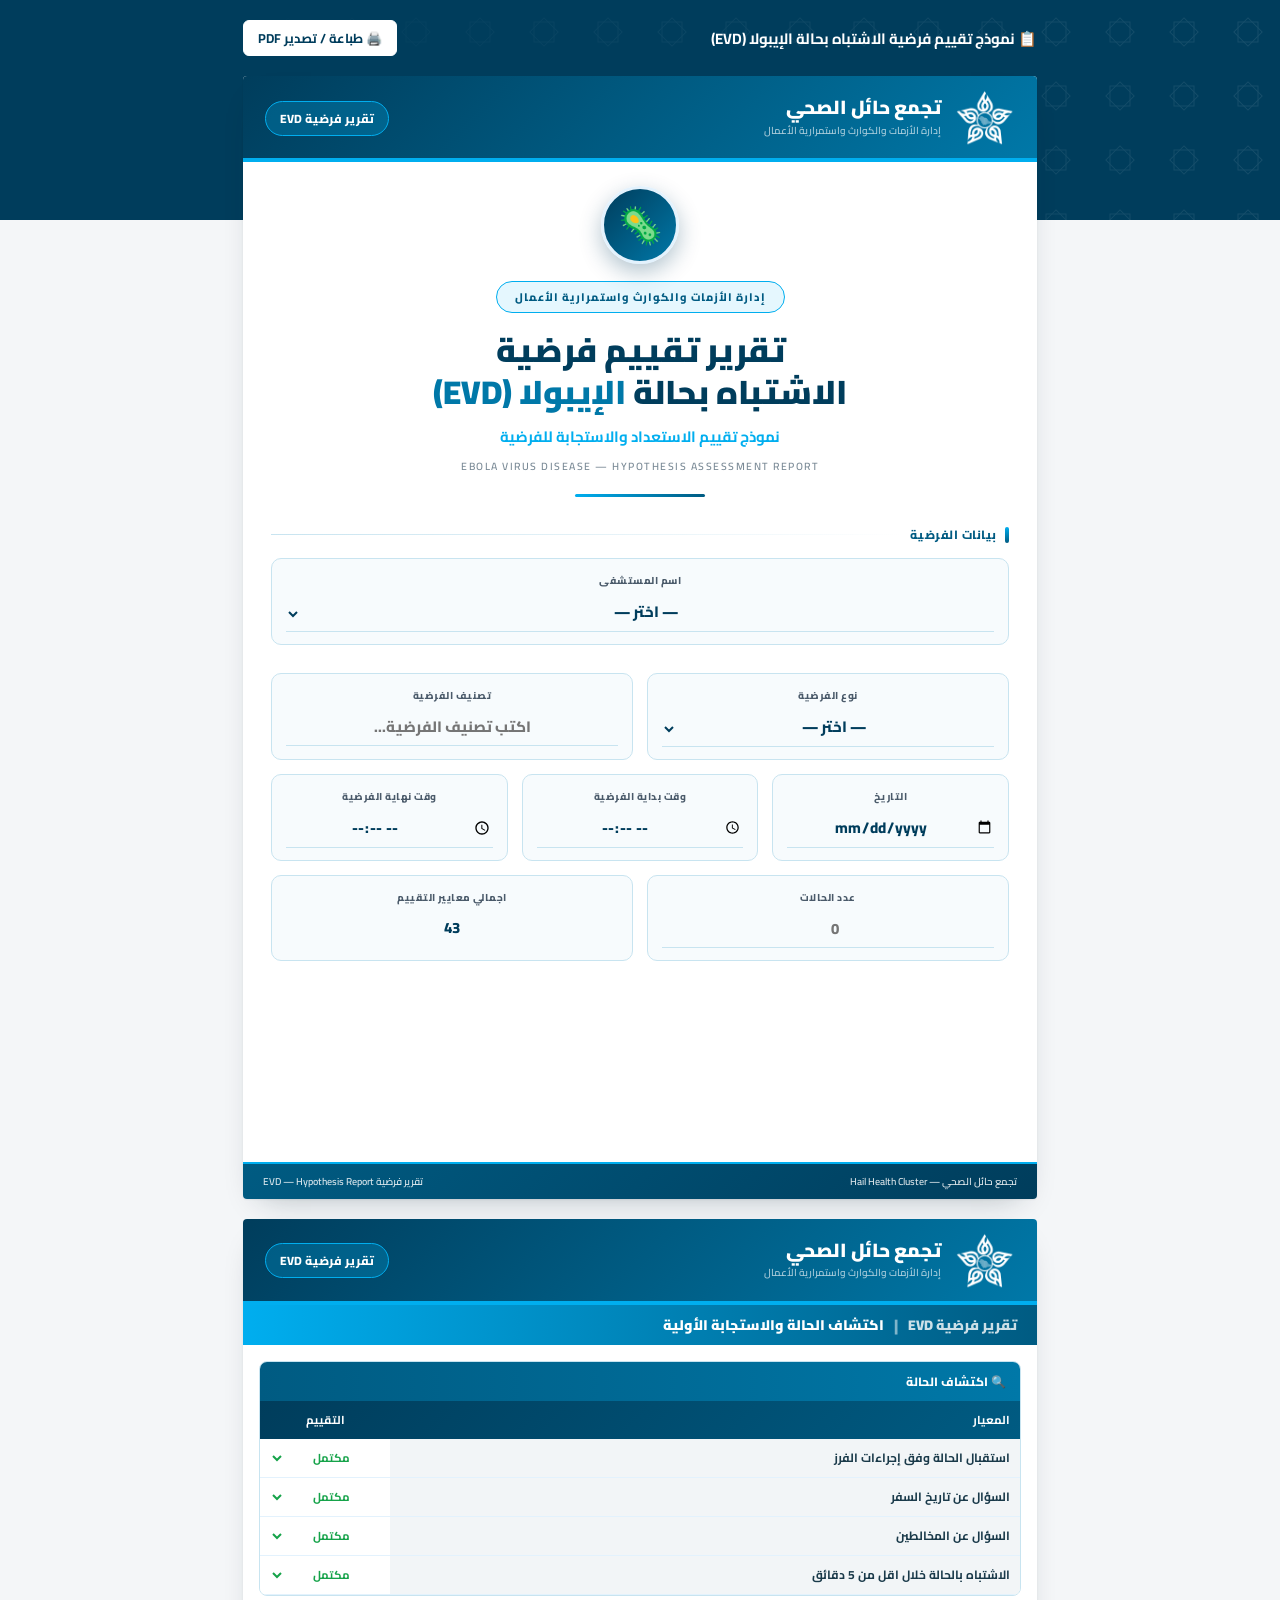
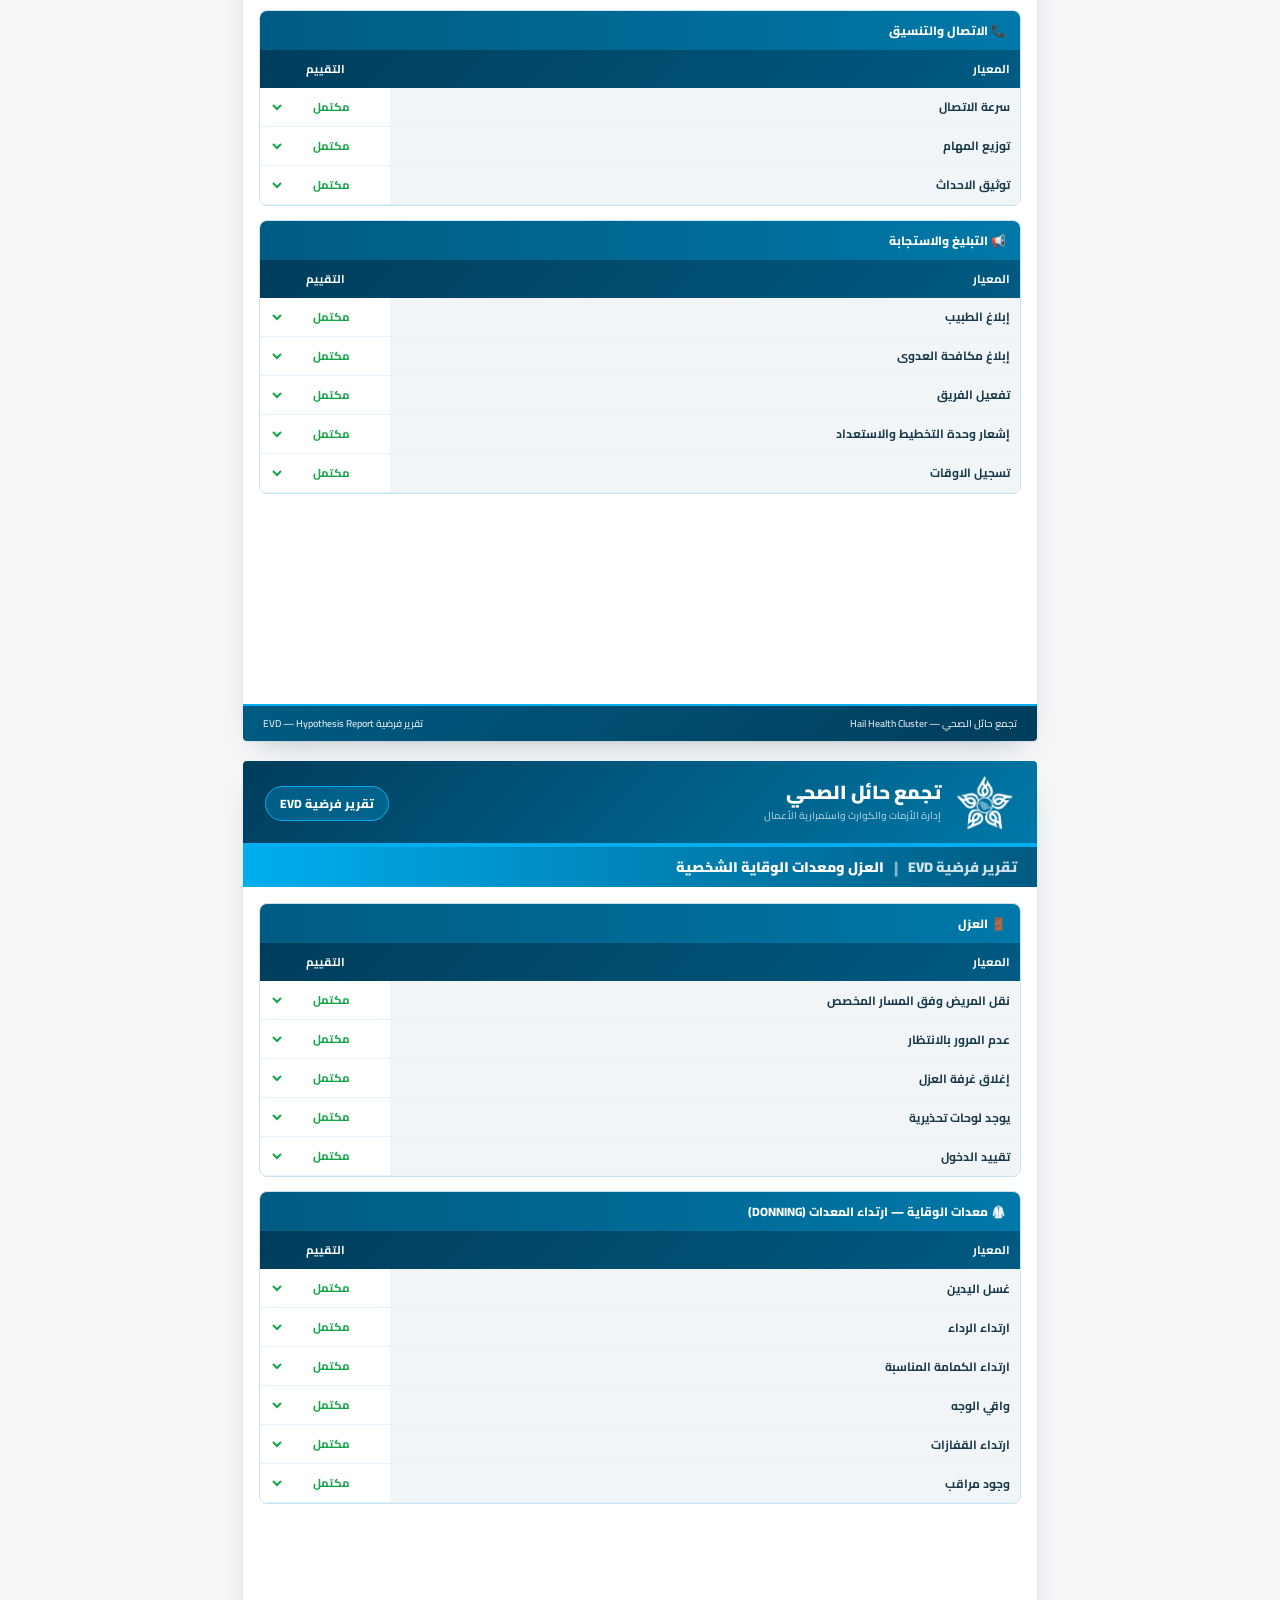
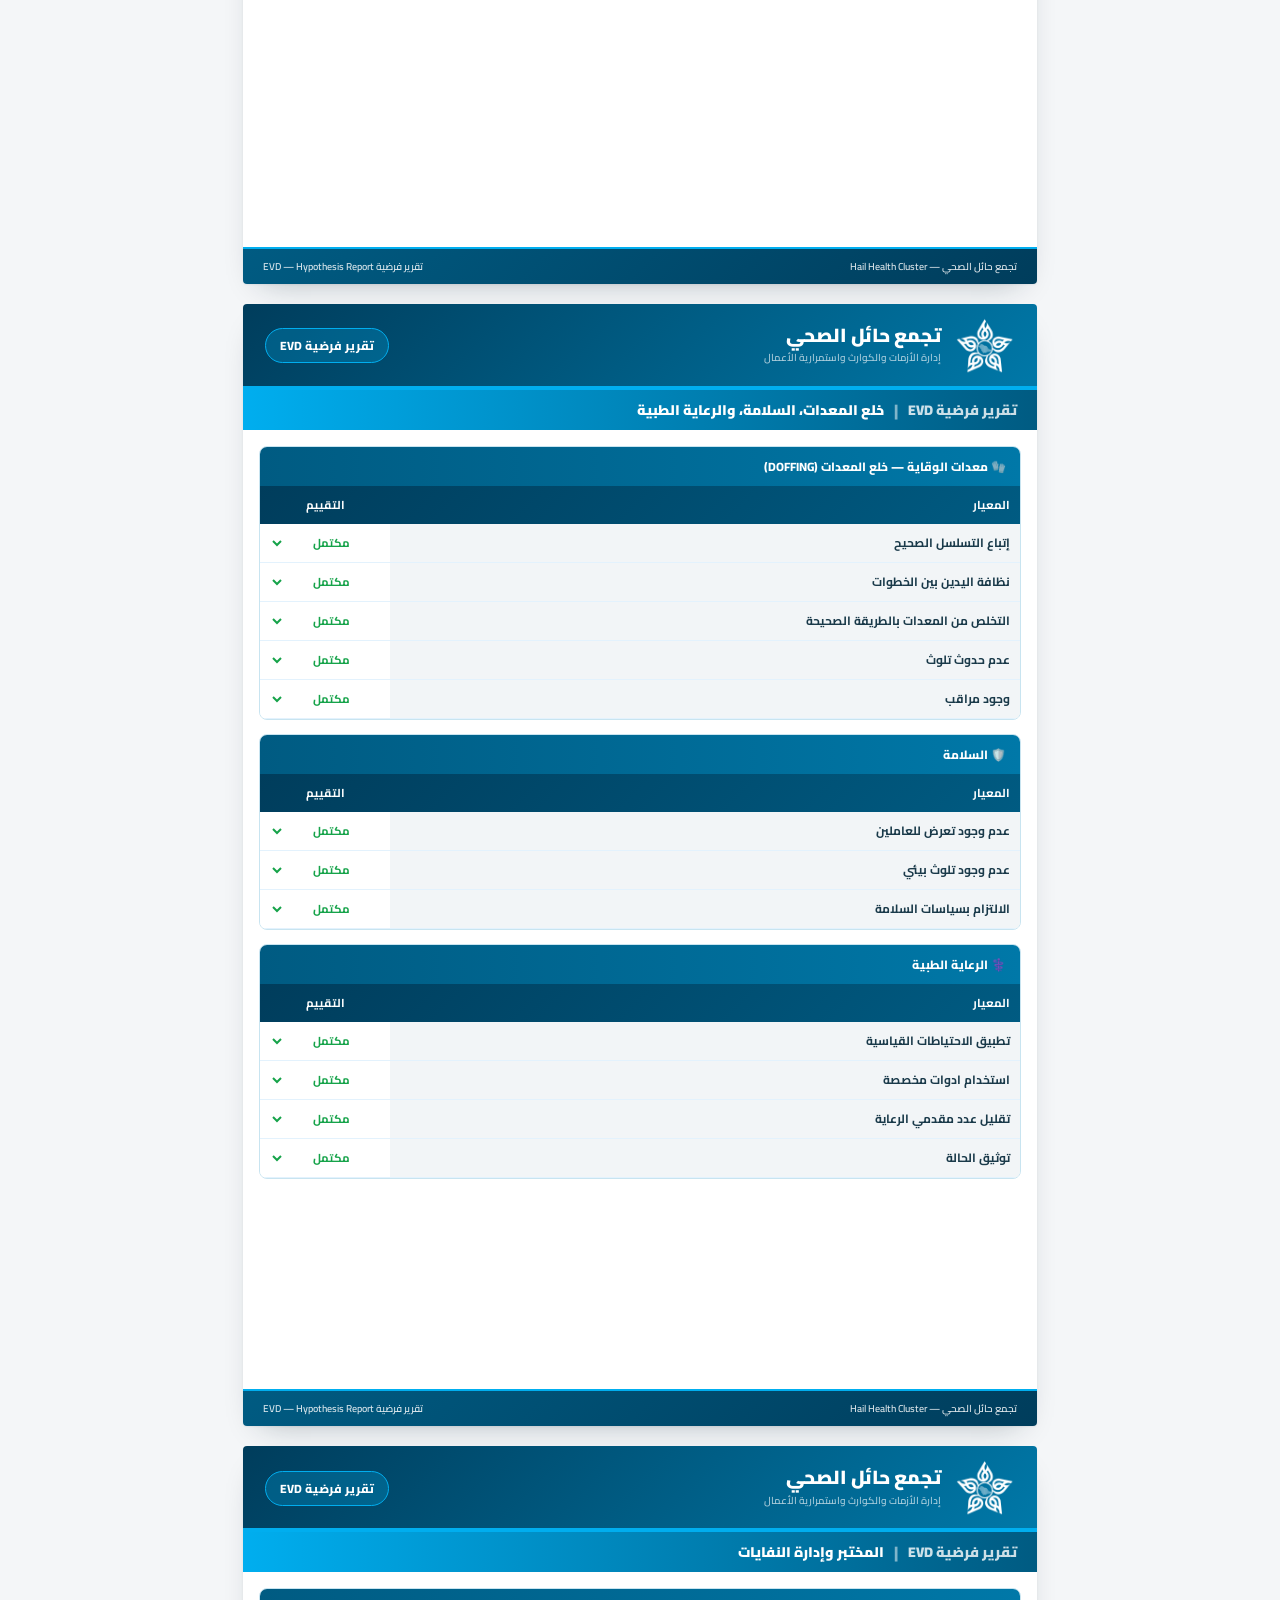
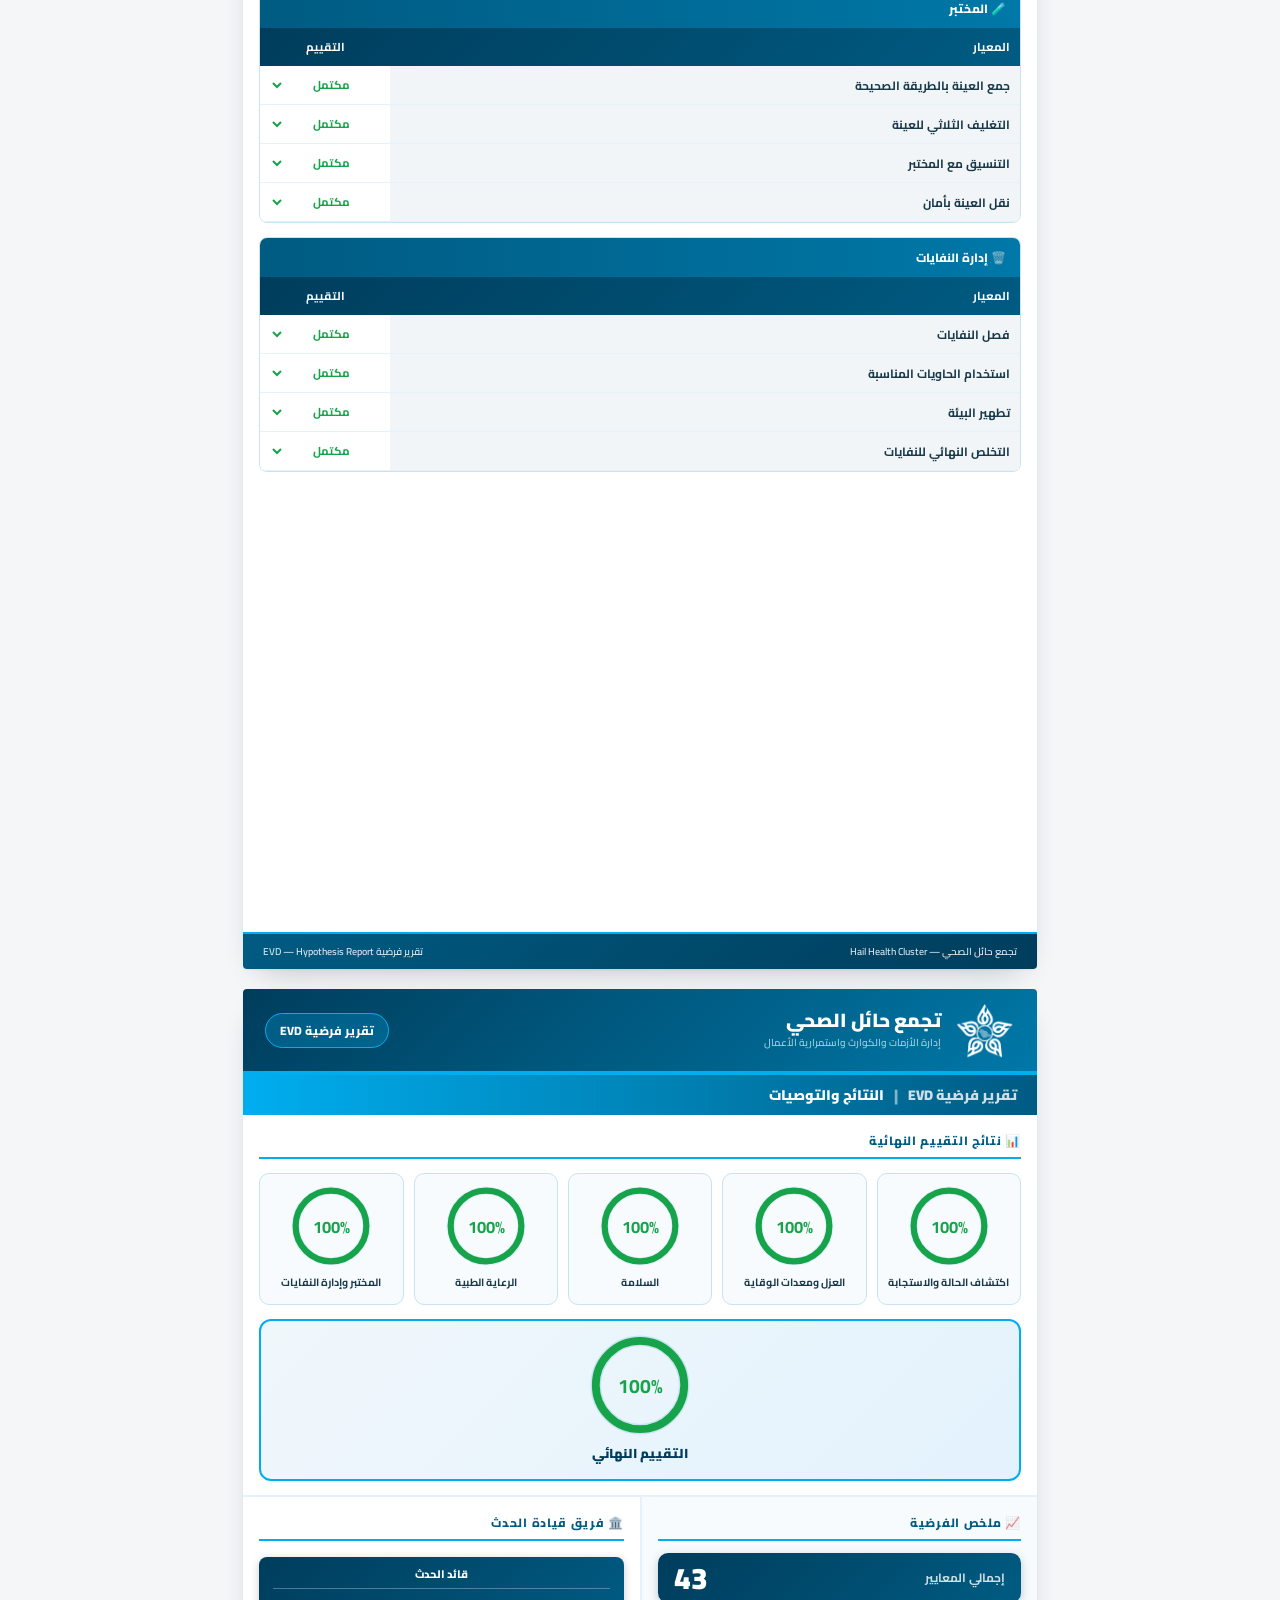
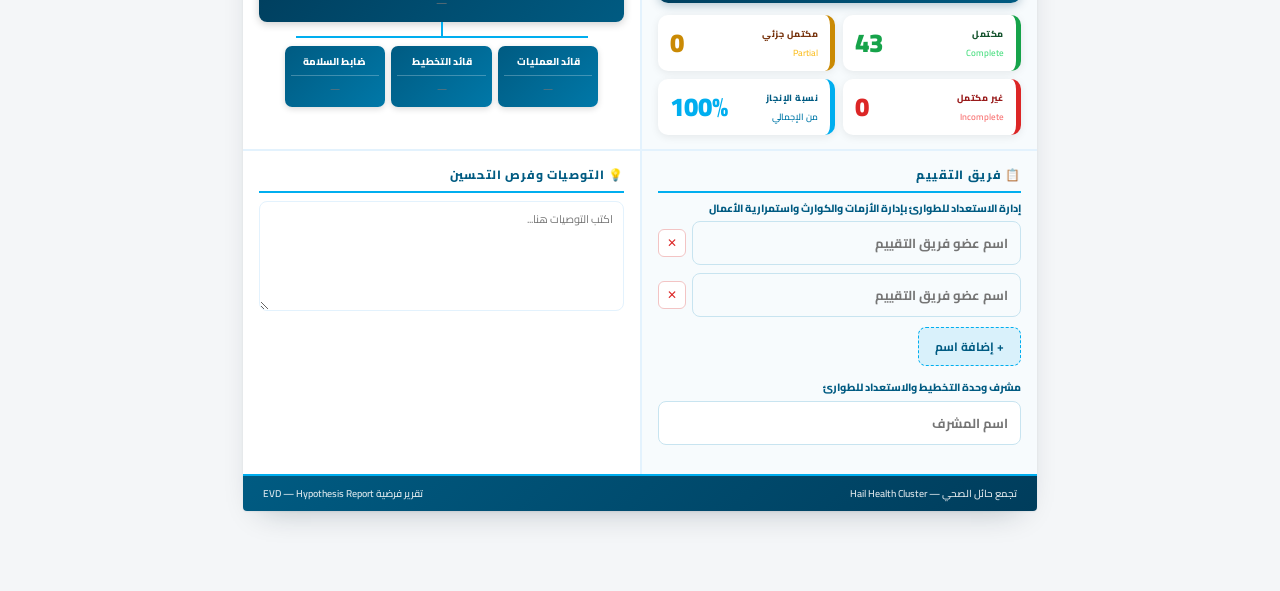
<file: evd-hypothesis-report.html>
<!DOCTYPE html>
<html lang="ar" dir="rtl">
<head>
<meta charset="UTF-8"/>
<!-- الوضع الفاتح/الداكن من اختيار اللوحة نفسه، قبل أي رسم لتجنّب الوميض -->
<script>try{document.documentElement.setAttribute("data-theme",localStorage.getItem("hh_theme")||(matchMedia("(prefers-color-scheme: dark)").matches?"dark":"light"));}catch(e){}</script>
<meta name="viewport" content="width=device-width, initial-scale=1.0"/>
<title>تقرير فرضية الاشتباه بحالة الإيبولا (EVD) — تجمع حائل الصحي</title>
<link rel="stylesheet" href="css/00-fonts.css"/>
<style>
*{box-sizing:border-box;margin:0;padding:0;}
body{
  font-family:'Cairo',sans-serif;
  direction:rtl;
  background:linear-gradient(150deg,#021A2C 0%,#06304A 38%,#074A66 70%,#0A5E7E 100%);
  min-height:100vh;
  padding:24px 14px 60px;
}

/* ===== toolbar (screen only) ===== */
.toolbar{
  max-width:210mm;margin:0 auto 18px;display:flex;justify-content:space-between;align-items:center;
  gap:10px;flex-wrap:wrap;
}
.toolbar-title{color:#fff;font-size:14px;font-weight:800;opacity:.85;}
.btn{
  padding:9px 18px;border-radius:10px;border:1.5px solid rgba(255,255,255,0.25);
  background:rgba(255,255,255,0.1);font-family:'Cairo',sans-serif;font-size:12px;
  font-weight:700;cursor:pointer;color:#fff;transition:all .2s;
}
.btn:hover{background:rgba(255,255,255,0.18);}
.btn-print{background:rgba(0,174,239,.25);border-color:#00AEEF;}
.btn-print:hover{background:rgba(0,174,239,.4);}

/* ===== A4 page ===== */
.hyp-page{
  width:210mm;min-height:297mm;background:#fff;margin:0 auto 20px;border-radius:4px;
  box-shadow:0 8px 40px rgba(0,0,0,.35);display:flex;flex-direction:column;overflow:hidden;
  position:relative;font-family:'Cairo',sans-serif;direction:rtl;
}
.a4-header{
  padding:12px 22px 10px;display:flex;align-items:center;gap:14px;border-bottom:4px solid #00AEEF;
  background:linear-gradient(135deg,#003D5C 0%,#005B82 50%,#0078A8 100%);
}
.a4-logo{width:60px;height:60px;object-fit:contain;flex-shrink:0;}
.a4-org-block{flex:1;}
.a4-org-main{color:#fff;font-size:19px;font-weight:900;line-height:1.2;}
.a4-org-sub{color:rgba(255,255,255,.65);font-size:10px;font-weight:600;margin-top:2px;}
.a4-badge{
  background:rgba(0,174,239,.25);border:1.5px solid #00AEEF;border-radius:20px;padding:5px 14px;
  color:#fff;font-size:12px;font-weight:800;white-space:nowrap;
}
.a4-title-bar{
  padding:5px 20px;color:#fff;font-size:14px;font-weight:900;display:flex;align-items:center;gap:10px;
  background:linear-gradient(90deg,#00AEEF,#005B82);
}
.title-sep{opacity:.5;font-size:16px;}
.a4-footer{
  padding:8px 20px;color:rgba(255,255,255,.85);font-size:10px;font-weight:600;display:flex;
  align-items:center;justify-content:space-between;border-top:2px solid #00AEEF;flex-shrink:0;
  background:linear-gradient(135deg,#005B82,#003D5C);margin-top:auto;
}
.evd-card{page-break-inside:avoid;break-inside:avoid;}
table.evd-table tr{page-break-inside:avoid;break-inside:avoid;}
.section-title{
  font-size:12px;font-weight:800;color:#005B82;text-transform:uppercase;letter-spacing:.7px;
  margin-bottom:9px;display:flex;align-items:center;gap:6px;padding-bottom:5px;border-bottom:2px solid #00AEEF;
}

/* ===== page 1: title + info fields ===== */
.hyp-spacer{height:34px;flex-shrink:0;}
.evd-title-block{text-align:center;border-bottom:2px dashed #C8E4F0;padding:0 28px 16px;margin:0 28px 22px;}
.evd-title-block h1{font-size:34px;font-weight:900;color:#003D5C;margin-bottom:6px;}
.evd-title-block .sub{font-size:14px;font-weight:700;color:#00AEEF;}
.info-grid-single{padding:0 28px;margin-bottom:14px;}
.info-grid-single select{text-align:center;text-align-last:center;}
.info-grid{display:grid;grid-template-columns:repeat(3,1fr);gap:14px;padding:0 28px;}
.info-grid.cols-2{grid-template-columns:repeat(2,1fr);}
.info-box{background:#F7FBFD;border:1px solid #C8E4F0;border-radius:10px;padding:12px 14px;text-align:center;}
.info-box label{display:block;font-size:10px;font-weight:800;color:#4A5A6A;margin-bottom:6px;
  text-transform:uppercase;letter-spacing:.5px;text-align:center;}
.info-box input,.info-box select{
  width:100%;border:none;background:transparent;outline:none;font-family:'Cairo',sans-serif;
  font-size:15px;font-weight:800;color:#003D5C;border-bottom:1.5px solid #C8E4F0;padding-bottom:4px;
  cursor:pointer;text-align:center;text-align-last:center;
}

/* ===== page 1: professional cover ===== */
.cover-hero{text-align:center;padding:0 28px;margin-bottom:26px;}
.cover-emblem{
  width:78px;height:78px;margin:0 auto 16px;border-radius:50%;
  background:linear-gradient(135deg,#003D5C 0%,#0078A8 100%);
  display:flex;align-items:center;justify-content:center;
  box-shadow:0 8px 22px rgba(0,61,92,.30);border:3px solid #E3F2FD;
}
.cover-emblem span{font-size:36px;line-height:1;}
.cover-kicker{
  display:inline-block;background:rgba(0,174,239,.10);border:1.5px solid #00AEEF;color:#005B82;
  font-size:11px;font-weight:800;letter-spacing:1px;padding:5px 18px;border-radius:20px;margin-bottom:16px;
}
.cover-title{font-size:33px;font-weight:900;color:#003D5C;line-height:1.28;margin-bottom:9px;}
.cover-title .hl{color:#0078A8;}
.cover-sub-ar{font-size:15px;font-weight:700;color:#00AEEF;margin-bottom:5px;}
.cover-sub-en{font-size:10.5px;font-weight:600;color:#7A8A96;letter-spacing:1.5px;text-transform:uppercase;}
.cover-divider{width:130px;height:3px;background:linear-gradient(90deg,#00AEEF,#005B82);border-radius:3px;margin:18px auto 0;}
.info-heading{
  display:flex;align-items:center;gap:8px;padding:0 28px;margin-bottom:12px;
  font-size:12px;font-weight:800;color:#005B82;letter-spacing:.5px;
}
.info-heading::before{content:"";width:4px;height:16px;border-radius:3px;background:linear-gradient(180deg,#00AEEF,#005B82);}
.info-heading .line{flex:1;height:1px;background:linear-gradient(90deg,#C8E4F0,transparent);}
.info-box{transition:box-shadow .2s;}
.info-box:focus-within{box-shadow:0 0 0 2px rgba(0,174,239,.30);border-color:#00AEEF;}

/* فريق التقييم */
.team-section{padding:0 28px;margin-top:22px;}
.team-list{display:flex;flex-direction:column;gap:8px;margin-bottom:10px;}
.team-row{display:flex;gap:6px;align-items:center;}
.team-row .team-input{
  flex:1;background:#F7FBFD;border:1px solid #C8E4F0;border-radius:8px;padding:9px 12px;
  font-family:'Cairo',sans-serif;font-size:13px;font-weight:700;color:#003D5C;outline:none;
}
.team-remove{
  width:28px;height:28px;border-radius:6px;border:1px solid #f3c4c4;background:#fff;color:#dc2626;
  cursor:pointer;font-size:12px;flex-shrink:0;
}
.btn-add-team{
  background:rgba(0,174,239,.12);border:1.5px dashed #00AEEF;border-radius:8px;padding:7px 16px;
  color:#005B82;font-family:'Cairo',sans-serif;font-size:12px;font-weight:700;cursor:pointer;
}
.btn-add-team:hover{background:rgba(0,174,239,.22);}
.team-group{margin-bottom:14px;}
.team-group:last-child{margin-bottom:0;}
.team-group-title{font-size:10.5px;font-weight:800;color:#005B82;margin-bottom:6px;line-height:1.4;}
.team-single-input{
  width:100%;background:#fff;border:1px solid #C8E4F0;border-radius:8px;padding:9px 12px;
  font-family:'Cairo',sans-serif;font-size:13px;font-weight:700;color:#003D5C;outline:none;
}

/* ===== evaluation tables ===== */
.evd-section{padding:0 16px;margin-bottom:16px;}
.evd-card{border:1px solid #C8E4F0;border-radius:8px;overflow:hidden;margin-bottom:14px;}
.evd-card-head{font-size:12px;font-weight:800;color:#fff;background:linear-gradient(90deg,#005B82,#0078A8);padding:8px 14px;}
table.evd-table{width:100%;border-collapse:collapse;}
table.evd-table thead tr{background:linear-gradient(135deg,#003D5C,#005B82);}
table.evd-table th{padding:8px 10px;color:#fff;font-weight:700;font-size:11.5px;text-align:center;}
table.evd-table th.th-criteria{text-align:right;}
table.evd-table td{padding:7px 10px;border-bottom:1px solid #E3F2FD;font-size:12px;color:#1A3A4A;background:#fff;vertical-align:middle;}
table.evd-table td.td-criteria{font-weight:700;background:#F2F5F7;text-align:right;}
table.evd-table td.td-eval{text-align:center;width:130px;}

.eval-sel{
  font-family:'Cairo',sans-serif;font-size:11.5px;font-weight:700;border:none;outline:none;
  cursor:pointer;text-align:center;text-align-last:center;color:#16a34a;width:100%;background:transparent;
}

/* ===== page 6: results & recommendations ===== */
.res-charts-row{display:grid;grid-template-columns:repeat(5,1fr);gap:10px;margin-bottom:14px;}
.res-chart-box{text-align:center;background:#F7FBFD;border:1px solid #C8E4F0;border-radius:10px;padding:12px 6px;}
.res-chart-label{font-size:10.5px;font-weight:700;color:#1A3A4A;margin-top:6px;}
.res-final-box{
  background:linear-gradient(135deg,#F0F7FB,#E3F2FD);border:2px solid #00AEEF;border-radius:12px;
  padding:14px 20px;display:flex;align-items:center;justify-content:center;
}
.res-stat-total{
  background:linear-gradient(135deg,#003D5C,#005B82);border-radius:10px;padding:10px 16px;
  display:flex;align-items:center;justify-content:space-between;margin-bottom:12px;
  box-shadow:0 3px 10px rgba(0,61,92,.25);
}
.res-stat-total span:first-child{color:rgba(255,255,255,.8);font-size:12px;font-weight:700;}
.res-stat-total span:last-child{color:#fff;font-size:30px;font-weight:900;line-height:1;}
.res-stat-grid{display:grid;grid-template-columns:1fr 1fr;gap:8px;}
.res-stat-card{
  background:#fff;border-radius:10px;padding:10px 12px;box-shadow:0 2px 8px rgba(0,0,0,.08);
  display:flex;align-items:center;justify-content:space-between;
}
.res-stat-card .lbl{font-size:9px;font-weight:800;text-transform:uppercase;letter-spacing:.5px;margin-bottom:2px;}
.res-stat-card .sub{font-size:9px;font-weight:600;}
.res-stat-card .num{font-size:26px;font-weight:900;line-height:1;}
.res-ics-top{
  background:linear-gradient(135deg,#003D5C,#005B82);color:#fff;padding:7px 14px;border-radius:8px;
  text-align:center;min-width:160px;box-shadow:0 2px 8px rgba(0,0,0,.2);margin:0 auto;
}
.res-ics-top .role{font-size:11px;font-weight:800;}
.res-ics-name{
  width:100%;background:transparent;border:none;outline:none;color:rgba(255,255,255,.85);
  font-family:'Cairo',sans-serif;font-size:10px;text-align:center;border-top:1px solid rgba(255,255,255,.3);
  margin-top:4px;padding-top:4px;
}
.res-ics-row{display:flex;justify-content:space-between;width:86%;gap:6px;margin:0 auto;}
.res-ics-sub{
  background:linear-gradient(135deg,#005B82,#0078A8);color:#fff;padding:6px 6px;border-radius:7px;
  text-align:center;width:100%;box-shadow:0 2px 6px rgba(0,0,0,.15);
}
.res-ics-sub .role{font-size:10px;font-weight:800;}
.res-ics-sub .res-ics-name{font-size:9px;border-top-color:rgba(255,255,255,.25);}
.res-textarea{
  width:100%;min-height:110px;border:1px solid #E3F2FD;border-radius:8px;background:#fff;
  font-family:'Cairo',sans-serif;font-size:11px;color:#1A3A4A;padding:8px 10px;outline:none;resize:vertical;
  line-height:1.8;
}

/* ===== print ===== */
@media print{
  html,body{background:#fff;padding:0;margin:0;height:auto;}
  .toolbar{display:none;}
  .hyp-page{
    box-shadow:none;margin:0;border-radius:0;
    height:297mm;min-height:297mm;max-height:297mm;overflow:hidden;
    /* fixed page height (instead of just min-height) so the footer can be safely
       pinned to the bottom of every page via margin-top:auto below, without
       ever overflowing into a stray blank page */
    page-break-after:always;break-after:page;
    page-break-inside:avoid;      /* keep this section's chrome together where possible */
  }
  .hyp-page:last-child{page-break-after:auto;break-after:auto;}
  .evd-section{padding-bottom:4px;}

  /* hide the native clock/calendar picker icons on time & date fields */
  input[type="time"]::-webkit-calendar-picker-indicator,
  input[type="date"]::-webkit-calendar-picker-indicator{
    display:none;
    -webkit-appearance:none;
  }
  input[type="time"],input[type="date"]{
    -webkit-appearance:none;appearance:none;
  }
  .info-box select{
    -webkit-appearance:none;appearance:none;background-image:none;
  }

  /* hide placeholder text so empty fields print blank instead of showing hints */
  ::placeholder{color:transparent !important;opacity:0 !important;}
  .info-box input::placeholder{color:transparent !important;opacity:0 !important;}

  /* فريق التقييم: hide the add/remove controls, and hide any name field
     that was left empty so it doesn't show up on the printed page */
  .btn-add-team,.team-remove{display:none;}
  .team-input:placeholder-shown,.team-single-input:placeholder-shown{display:none;}

  /* hide these labels when printing — keep only the entered/selected values visible.
     (needs to out-specificity the always-on ".info-box label{display:block}" rule above) */
  .info-box label.hosp-label,
  .info-box label.hyp-type-label,
  .info-box label.hyp-class-label{display:none !important;}

  /* الرئيس التنفيذي المناوب — "أخرى": show only the typed name, hide the select itself,
     and hide the typed-name field entirely if it was left empty */
  .ceo-other-mode #ceo-select{display:none;}
  #ceo-other:placeholder-shown{display:none;}
}
@page{size:A4;margin:0;}
</style>
<!-- لغة اللوحة على الشاشة فقط؛ الطباعة كما هي -->
<link rel="stylesheet" href="css/11-pages.css"/>
</head>
<body class="hh-doc hh-evd">

<div class="toolbar">
  <div class="toolbar-title">📋 نموذج تقييم فرضية الاشتباه بحالة الإيبولا (EVD)</div>
  <button class="btn btn-print" onclick="window.print()">🖨️ طباعة / تصدير PDF</button>
</div>

<!-- ══════════════ الصفحة 1: البيانات الأساسية ══════════════ -->
<div class="hyp-page">
  <div class="a4-header">
    <img class="a4-logo" src="logo-white.png" alt="شعار تجمع حائل الصحي"/>
    <div class="a4-org-block">
      <div class="a4-org-main">تجمع حائل الصحي</div>
      <div class="a4-org-sub">إدارة الأزمات والكوارث واستمرارية الأعمال</div>
    </div>
    <div class="a4-badge">تقرير فرضية EVD</div>
  </div>

  <div class="hyp-spacer" style="height:24px;"></div>

  <div class="cover-hero">
    <div class="cover-emblem"><span>🦠</span></div>
    <div class="cover-kicker">إدارة الأزمات والكوارث واستمرارية الأعمال</div>
    <div class="cover-title">تقرير تقييم فرضية<br/>الاشتباه بحالة <span class="hl">الإيبولا (EVD)</span></div>
    <div class="cover-sub-ar">نموذج تقييم الاستعداد والاستجابة للفرضية</div>
    <div class="cover-sub-en">Ebola Virus Disease — Hypothesis Assessment Report</div>
    <div class="cover-divider"></div>
  </div>

  <div class="info-heading">بيانات الفرضية <span class="line"></span></div>

  <div class="info-grid-single">
    <div class="info-box">
      <label class="hosp-label">اسم المستشفى</label>
      <select>
        <option value="">— اختر —</option>
        <option>مستشفى الملك سلمان التخصصي</option>
        <option>مستشفى الملك خالد</option>
        <option>مستشفى حائل العام</option>
        <option>مستشفى الولادة والأطفال</option>
        <option>مجمع إرادة والصحة النفسية</option>
        <option>مستشفى أجا للرعاية المديدة</option>
        <option>مستشفى شراف للرعاية العاجلة</option>
        <option>مستشفى موقق العام</option>
        <option>مستشفى بقعاء العام</option>
        <option>مستشفى الغزالة العام</option>
        <option>مستشفى الشنان العام</option>
        <option>مستشفى الشملي العام</option>
        <option>مستشفى السليمي العام</option>
        <option>مستشفى الحائط العام</option>
        <option>مستشفى سميراء العام</option>
      </select>
    </div>
  </div>

  <div class="info-grid cols-2" style="margin-top:14px;">
    <div class="info-box">
      <label class="hyp-type-label">نوع الفرضية</label>
      <select>
        <option value="">— اختر —</option>
        <option>فرضية داخلية (مستوى أول)</option>
        <option>فرضية داخلية (مستوى ثاني)</option>
        <option>فرضية خارجية (مستوى أول)</option>
        <option>فرضية خارجية (مستوى ثاني)</option>
      </select>
    </div>
    <div class="info-box">
      <label class="hyp-class-label">تصنيف الفرضية</label>
      <input type="text" placeholder="اكتب تصنيف الفرضية..."/>
    </div>
  </div>

  <div class="info-grid" style="margin-top:14px;">
    <div class="info-box"><label>التاريخ</label><input type="date"/></div>
    <div class="info-box"><label>وقت بداية الفرضية</label><input type="time"/></div>
    <div class="info-box"><label>وقت نهاية الفرضية</label><input type="time"/></div>
  </div>

  <div class="info-grid cols-2" style="margin-top:14px;">
    <div class="info-box"><label>عدد الحالات</label><input type="number" min="0" placeholder="0"/></div>
    <div class="info-box"><label>اجمالي معايير التقييم</label><div id="total-criteria-p1" style="font-size:15px;font-weight:800;color:#003D5C;padding-bottom:4px;border-bottom:1.5px solid transparent;">0</div></div>
  </div>

  <div class="a4-footer"><span>تجمع حائل الصحي — Hail Health Cluster</span><span>تقرير فرضية EVD — Hypothesis Report</span></div>
</div>

<!-- ══════════════ الصفحة 2: اكتشاف الحالة + الاتصال والتنسيق + التبليغ والاستجابة ══════════════ -->
<div class="hyp-page">
  <div class="a4-header">
    <img class="a4-logo" src="logo-white.png" alt="شعار تجمع حائل الصحي"/>
    <div class="a4-org-block">
      <div class="a4-org-main">تجمع حائل الصحي</div>
      <div class="a4-org-sub">إدارة الأزمات والكوارث واستمرارية الأعمال</div>
    </div>
    <div class="a4-badge">تقرير فرضية EVD</div>
  </div>
  <div class="a4-title-bar"><span style="opacity:.8;">تقرير فرضية EVD</span><span class="title-sep">|</span><span>اكتشاف الحالة والاستجابة الأولية</span></div>

  <div class="evd-section" style="padding-top:16px;">

    <div class="evd-card">
      <div class="evd-card-head">🔍 اكتشاف الحالة</div>
      <table class="evd-table" data-section="اكتشاف الحالة">
        <thead><tr><th class="th-criteria">المعيار</th><th>التقييم</th></tr></thead>
        <tbody></tbody>
      </table>
    </div>

    <div class="evd-card">
      <div class="evd-card-head">📞 الاتصال والتنسيق</div>
      <table class="evd-table" data-section="الاتصال والتنسيق">
        <thead><tr><th class="th-criteria">المعيار</th><th>التقييم</th></tr></thead>
        <tbody></tbody>
      </table>
    </div>

    <div class="evd-card">
      <div class="evd-card-head">📢 التبليغ والاستجابة</div>
      <table class="evd-table" data-section="التبليغ والاستجابة">
        <thead><tr><th class="th-criteria">المعيار</th><th>التقييم</th></tr></thead>
        <tbody></tbody>
      </table>
    </div>

  </div>
  <div class="a4-footer"><span>تجمع حائل الصحي — Hail Health Cluster</span><span>تقرير فرضية EVD — Hypothesis Report</span></div>
</div>

<!-- ══════════════ الصفحة 3: العزل + ارتداء المعدات ══════════════ -->
<div class="hyp-page">
  <div class="a4-header">
    <img class="a4-logo" src="logo-white.png" alt="شعار تجمع حائل الصحي"/>
    <div class="a4-org-block">
      <div class="a4-org-main">تجمع حائل الصحي</div>
      <div class="a4-org-sub">إدارة الأزمات والكوارث واستمرارية الأعمال</div>
    </div>
    <div class="a4-badge">تقرير فرضية EVD</div>
  </div>
  <div class="a4-title-bar"><span style="opacity:.8;">تقرير فرضية EVD</span><span class="title-sep">|</span><span>العزل ومعدات الوقاية الشخصية</span></div>

  <div class="evd-section" style="padding-top:16px;">

    <div class="evd-card">
      <div class="evd-card-head">🚪 العزل</div>
      <table class="evd-table" data-section="العزل">
        <thead><tr><th class="th-criteria">المعيار</th><th>التقييم</th></tr></thead>
        <tbody></tbody>
      </table>
    </div>

    <div class="evd-card">
      <div class="evd-card-head">🥼 معدات الوقاية — ارتداء المعدات (DONNING)</div>
      <table class="evd-table" data-section="معدات الوقاية ارتداء المعدات (DONNING)">
        <thead><tr><th class="th-criteria">المعيار</th><th>التقييم</th></tr></thead>
        <tbody></tbody>
      </table>
    </div>

  </div>
  <div class="a4-footer"><span>تجمع حائل الصحي — Hail Health Cluster</span><span>تقرير فرضية EVD — Hypothesis Report</span></div>
</div>

<!-- ══════════════ الصفحة 4: خلع المعدات + السلامة + الرعاية الطبية ══════════════ -->
<div class="hyp-page">
  <div class="a4-header">
    <img class="a4-logo" src="logo-white.png" alt="شعار تجمع حائل الصحي"/>
    <div class="a4-org-block">
      <div class="a4-org-main">تجمع حائل الصحي</div>
      <div class="a4-org-sub">إدارة الأزمات والكوارث واستمرارية الأعمال</div>
    </div>
    <div class="a4-badge">تقرير فرضية EVD</div>
  </div>
  <div class="a4-title-bar"><span style="opacity:.8;">تقرير فرضية EVD</span><span class="title-sep">|</span><span>خلع المعدات، السلامة، والرعاية الطبية</span></div>

  <div class="evd-section" style="padding-top:16px;">

    <div class="evd-card">
      <div class="evd-card-head">🧤 معدات الوقاية — خلع المعدات (DOFFING)</div>
      <table class="evd-table" data-section="معدات الوقاية خلع المعدات (DOFFING)">
        <thead><tr><th class="th-criteria">المعيار</th><th>التقييم</th></tr></thead>
        <tbody></tbody>
      </table>
    </div>

    <div class="evd-card">
      <div class="evd-card-head">🛡️ السلامة</div>
      <table class="evd-table" data-section="السلامة">
        <thead><tr><th class="th-criteria">المعيار</th><th>التقييم</th></tr></thead>
        <tbody></tbody>
      </table>
    </div>

    <div class="evd-card">
      <div class="evd-card-head">⚕️ الرعاية الطبية</div>
      <table class="evd-table" data-section="الرعاية الطبية">
        <thead><tr><th class="th-criteria">المعيار</th><th>التقييم</th></tr></thead>
        <tbody></tbody>
      </table>
    </div>

  </div>
  <div class="a4-footer"><span>تجمع حائل الصحي — Hail Health Cluster</span><span>تقرير فرضية EVD — Hypothesis Report</span></div>
</div>

<!-- ══════════════ الصفحة 5: المختبر + إدارة النفايات ══════════════ -->
<div class="hyp-page">
  <div class="a4-header">
    <img class="a4-logo" src="logo-white.png" alt="شعار تجمع حائل الصحي"/>
    <div class="a4-org-block">
      <div class="a4-org-main">تجمع حائل الصحي</div>
      <div class="a4-org-sub">إدارة الأزمات والكوارث واستمرارية الأعمال</div>
    </div>
    <div class="a4-badge">تقرير فرضية EVD</div>
  </div>
  <div class="a4-title-bar"><span style="opacity:.8;">تقرير فرضية EVD</span><span class="title-sep">|</span><span>المختبر وإدارة النفايات</span></div>

  <div class="evd-section" style="padding-top:16px;">

    <div class="evd-card">
      <div class="evd-card-head">🧪 المختبر</div>
      <table class="evd-table" data-section="المختبر">
        <thead><tr><th class="th-criteria">المعيار</th><th>التقييم</th></tr></thead>
        <tbody></tbody>
      </table>
    </div>

    <div class="evd-card">
      <div class="evd-card-head">🗑️ إدارة النفايات</div>
      <table class="evd-table" data-section="إدارة النفايات">
        <thead><tr><th class="th-criteria">المعيار</th><th>التقييم</th></tr></thead>
        <tbody></tbody>
      </table>
    </div>

  </div>
  <div class="a4-footer"><span>تجمع حائل الصحي — Hail Health Cluster</span><span>تقرير فرضية EVD — Hypothesis Report</span></div>
</div>

<!-- ══════════════ الصفحة 6: نتائج التقييم النهائية والتوصيات ══════════════ -->
<div class="hyp-page">
  <div class="a4-header">
    <img class="a4-logo" src="logo-white.png" alt="شعار تجمع حائل الصحي"/>
    <div class="a4-org-block">
      <div class="a4-org-main">تجمع حائل الصحي</div>
      <div class="a4-org-sub">إدارة الأزمات والكوارث واستمرارية الأعمال</div>
    </div>
    <div class="a4-badge">تقرير فرضية EVD</div>
  </div>
  <div class="a4-title-bar"><span style="opacity:.8;">تقرير فرضية EVD</span><span class="title-sep">|</span><span>النتائج والتوصيات</span></div>

  <div style="padding:14px 16px;">
    <div class="section-title" style="margin-bottom:14px;">📊 نتائج التقييم النهائية</div>

    <div class="res-charts-row" id="res-charts-row"></div>

    <div class="res-final-box">
      <div style="display:flex;flex-direction:column;align-items:center;gap:6px;">
        <svg viewBox="0 0 36 36" width="100" height="100" style="display:block;">
          <path fill="none" stroke="#C8E4F0" stroke-width="3.8" d="M18 2.0845 a 15.9155 15.9155 0 0 1 0 31.831 a 15.9155 15.9155 0 0 1 0 -31.831"/>
          <path id="res-final-circle" fill="none" stroke="currentColor" stroke-width="2.8" stroke-linecap="round" stroke-dasharray="0,100" d="M18 2.0845 a 15.9155 15.9155 0 0 1 0 31.831 a 15.9155 15.9155 0 0 1 0 -31.831"/>
          <text x="18" y="21" fill="currentColor" font-family="Cairo,sans-serif" font-weight="bold" font-size="7" text-anchor="middle" id="res-final-pct">—</text>
        </svg>
        <div style="font-size:13px;font-weight:900;color:#003D5C;">التقييم النهائي</div>
      </div>
    </div>
  </div>

  <div style="display:grid;grid-template-columns:1fr 1fr;border-top:2px solid #E3F2FD;">
    <div style="padding:14px 16px;border-left:2px solid #E3F2FD;background:#F7FBFD;">
      <div class="section-title" style="margin-bottom:12px;">📈 ملخص الفرضية</div>
      <div class="res-stat-total"><span>إجمالي المعايير</span><span id="res-total">0</span></div>
      <div class="res-stat-grid">
        <div class="res-stat-card" style="border-right:5px solid #16a34a;">
          <div><div class="lbl" style="color:#14532d;">مكتمل</div><div class="sub" style="color:#4ade80;">Complete</div></div>
          <span class="num" id="res-c" style="color:#16a34a;">0</span>
        </div>
        <div class="res-stat-card" style="border-right:5px solid #ca8a04;">
          <div><div class="lbl" style="color:#78350f;">مكتمل جزئي</div><div class="sub" style="color:#fbbf24;">Partial</div></div>
          <span class="num" id="res-p" style="color:#ca8a04;">0</span>
        </div>
        <div class="res-stat-card" style="border-right:5px solid #dc2626;">
          <div><div class="lbl" style="color:#991b1b;">غير مكتمل</div><div class="sub" style="color:#f87171;">Incomplete</div></div>
          <span class="num" id="res-i" style="color:#dc2626;">0</span>
        </div>
        <div class="res-stat-card" style="border-right:5px solid #00AEEF;">
          <div><div class="lbl" style="color:#005B82;">نسبة الإنجاز</div><div class="sub" style="color:#0078A8;">من الإجمالي</div></div>
          <span class="num" id="res-pct" style="color:#00AEEF;">0%</span>
        </div>
      </div>
    </div>

    <div style="padding:14px 16px;">
      <div class="section-title" style="margin-bottom:16px;">🏛️ فريق قيادة الحدث</div>
      <div class="res-ics-top">
        <div class="role">قائد الحدث</div>
        <input class="res-ics-name" type="text" placeholder="—"/>
      </div>
      <div style="width:2px;height:14px;background:#00AEEF;margin:0 auto;"></div>
      <div style="width:80%;border-top:2px solid #00AEEF;margin:0 auto;"></div>
      <div class="res-ics-row" style="margin-top:8px;">
        <div style="flex:1;">
          <div class="res-ics-sub"><div class="role">قائد العمليات</div><input class="res-ics-name" type="text" placeholder="—"/></div>
        </div>
        <div style="flex:1;">
          <div class="res-ics-sub"><div class="role">قائد التخطيط</div><input class="res-ics-name" type="text" placeholder="—"/></div>
        </div>
        <div style="flex:1;">
          <div class="res-ics-sub"><div class="role">ضابط السلامة</div><input class="res-ics-name" type="text" placeholder="—"/></div>
        </div>
      </div>
    </div>
  </div>

  <div style="display:grid;grid-template-columns:1fr 1fr;border-top:2px solid #E3F2FD;flex:1;">
    <div style="padding:12px 16px;border-left:2px solid #E3F2FD;background:#F7FBFD;">
      <div class="section-title" style="margin-bottom:8px;">📋 فريق التقييم</div>

      <div class="team-group">
        <div class="team-group-title">إدارة الاستعداد للطوارئ بإدارة الأزمات والكوارث واستمرارية الأعمال</div>
        <div class="team-list" id="team-list-1">
          <div class="team-row"><input type="text" class="team-input" placeholder="اسم عضو فريق التقييم"/><button type="button" class="team-remove" onclick="this.parentElement.remove()">✕</button></div>
          <div class="team-row"><input type="text" class="team-input" placeholder="اسم عضو فريق التقييم"/><button type="button" class="team-remove" onclick="this.parentElement.remove()">✕</button></div>
        </div>
        <button type="button" class="btn-add-team" onclick="addTeamRow('team-list-1')">+ إضافة اسم</button>
      </div>

      <div class="team-group">
        <div class="team-group-title">مشرف وحدة التخطيط والاستعداد للطوارئ</div>
        <input type="text" class="team-single-input" placeholder="اسم المشرف"/>
      </div>
    </div>
    <div style="padding:12px 16px;">
      <div class="section-title" style="margin-bottom:8px;">💡 التوصيات وفرص التحسين</div>
      <textarea class="res-textarea" placeholder="اكتب التوصيات هنا..."></textarea>
    </div>
  </div>

  <div class="a4-footer"><span>تجمع حائل الصحي — Hail Health Cluster</span><span>تقرير فرضية EVD — Hypothesis Report</span></div>
</div>

<script>
const DATA = {
  "اكتشاف الحالة": [
    "استقبال الحالة وفق إجراءات الفرز",
    "السؤال عن تاريخ السفر",
    "السؤال عن المخالطين",
    "الاشتباه بالحالة خلال اقل من 5 دقائق",
  ],
  "الاتصال والتنسيق": [
    "سرعة الاتصال",
    "توزيع المهام",
    "توثيق الاحداث",
  ],
  "التبليغ والاستجابة": [
    "إبلاغ الطبيب",
    "إبلاغ مكافحة العدوى",
    "تفعيل الفريق",
    "إشعار وحدة التخطيط والاستعداد",
    "تسجيل الاوقات",
  ],
  "العزل": [
    "نقل المريض وفق المسار المخصص",
    "عدم المرور بالانتظار",
    "إغلاق غرفة العزل",
    "يوجد لوحات تحذيرية",
    "تقييد الدخول",
  ],
  "معدات الوقاية ارتداء المعدات (DONNING)": [
    "غسل اليدين",
    "ارتداء الرداء",
    "ارتداء الكمامة المناسبة",
    "واقي الوجه",
    "ارتداء القفازات",
    "وجود مراقب",
  ],
  "معدات الوقاية خلع المعدات (DOFFING)": [
    "إتباع التسلسل الصحيح",
    "نظافة اليدين بين الخطوات",
    "التخلص من المعدات بالطريقة الصحيحة",
    "عدم حدوث تلوث",
    "وجود مراقب",
  ],
  "السلامة": [
    "عدم وجود تعرض للعاملين",
    "عدم وجود تلوث بيئي",
    "الالتزام بسياسات السلامة",
  ],
  "الرعاية الطبية": [
    "تطبيق الاحتياطات القياسية",
    "استخدام ادوات مخصصة",
    "تقليل عدد مقدمي الرعاية",
    "توثيق الحالة",
  ],
  "المختبر": [
    "جمع العينة بالطريقة الصحيحة",
    "التغليف الثلاثي للعينة",
    "التنسيق مع المختبر",
    "نقل العينة بأمان",
  ],
  "إدارة النفايات": [
    "فصل النفايات",
    "استخدام الحاويات المناسبة",
    "تطهير البيئة",
    "التخلص النهائي للنفايات",
  ],
};

const GROUPS = [
  { key:"discovery", label:"اكتشاف الحالة والاستجابة", sections:["اكتشاف الحالة","الاتصال والتنسيق","التبليغ والاستجابة"] },
  { key:"isolation", label:"العزل ومعدات الوقاية", sections:["العزل","معدات الوقاية ارتداء المعدات (DONNING)","معدات الوقاية خلع المعدات (DOFFING)"] },
  { key:"safety", label:"السلامة", sections:["السلامة"] },
  { key:"medical", label:"الرعاية الطبية", sections:["الرعاية الطبية"] },
  { key:"lab-waste", label:"المختبر وإدارة النفايات", sections:["المختبر","إدارة النفايات"] },
];

function addTeamRow(listId){
  const list = document.getElementById(listId || 'team-list-1');
  const row = document.createElement('div');
  row.className = 'team-row';
  row.innerHTML = `<input type="text" class="team-input" placeholder="اسم عضو فريق التقييم"/><button type="button" class="team-remove" onclick="this.parentElement.remove()">✕</button>`;
  list.appendChild(row);
}

// الرئيس التنفيذي المناوب: عند اختيار "+ إضافة اسم جديد" يظهر حقل كتابة الاسم يدوياً
function onCeoChange(sel){
  const box = document.getElementById('ceo-box');
  const other = document.getElementById('ceo-other');
  if(sel.value === '__other__'){
    box.classList.add('ceo-other-mode');
    other.style.display = 'block';
    other.focus();
  } else {
    box.classList.remove('ceo-other-mode');
    other.style.display = 'none';
    other.value = '';
  }
}

const EVAL_COLORS = {c:'#16a34a',p:'#ca8a04',i:'#dc2626',n:'#6b7280'};

function evalChanged(sel){
  sel.style.color = EVAL_COLORS[sel.value] || '#16a34a';
  computeStats();
}

document.querySelectorAll('table.evd-table').forEach(table=>{
  const section = table.dataset.section;
  const items = DATA[section] || [];
  const tbody = table.querySelector('tbody');
  items.forEach(text=>{
    const tr = document.createElement('tr');
    tr.innerHTML = `
      <td class="td-criteria">${text}</td>
      <td class="td-eval">
        <select class="eval-sel" onchange="evalChanged(this)">
          <option value="c" selected>مكتمل</option>
          <option value="p">مكتمل جزئي</option>
          <option value="i">غير مكتمل</option>
          <option value="n">لا ينطبق</option>
        </select>
      </td>
    `;
    tbody.appendChild(tr);
  });
});

// build the 5 mini result charts
const chartsRow = document.getElementById('res-charts-row');
GROUPS.forEach(g=>{
  const box = document.createElement('div');
  box.className = 'res-chart-box';
  box.dataset.group = g.key;
  box.innerHTML = `
    <svg viewBox="0 0 36 36" width="80" height="80" style="display:block;margin:0 auto;">
      <path fill="none" stroke="#E3F2FD" stroke-width="3.8" d="M18 2.0845 a 15.9155 15.9155 0 0 1 0 31.831 a 15.9155 15.9155 0 0 1 0 -31.831"/>
      <path class="res-mini-circle" fill="none" stroke="currentColor" stroke-width="2.8" stroke-linecap="round" stroke-dasharray="0,100" d="M18 2.0845 a 15.9155 15.9155 0 0 1 0 31.831 a 15.9155 15.9155 0 0 1 0 -31.831"/>
      <text x="18" y="21" class="res-mini-pct" fill="currentColor" font-family="Cairo,sans-serif" font-weight="bold" font-size="7.5" text-anchor="middle">—</text>
    </svg>
    <div class="res-chart-label">${g.label}</div>
  `;
  chartsRow.appendChild(box);
});

// aggregate c/p/i/n + weighted score across a list of sections
// scoring model matches the index dashboard: complete=100%, partial=80%, incomplete=0%, n/a excluded
function aggregateSections(sections){
  let total=0, gained=0, c=0, p=0, i=0, n=0;
  sections.forEach(sec=>{
    const table = document.querySelector(`table.evd-table[data-section="${CSS.escape(sec)}"]`);
    if(!table) return;
    table.querySelectorAll('.eval-sel').forEach(sel=>{
      if(sel.value==='n'){ n++; return; }
      total+=100;
      if(sel.value==='c'){ gained+=100; c++; }
      else if(sel.value==='p'){ gained+=80; p++; }
      else if(sel.value==='i'){ i++; }
    });
  });
  return {total,gained,c,p,i,n};
}

function colorFor(pct){
  if(pct>=95) return '#16a34a';
  if(pct>=85) return '#d97706';
  return '#dc2626';
}

function computeStats(){
  // per-group mini charts
  document.querySelectorAll('.res-chart-box').forEach(box=>{
    const g = GROUPS.find(x=>x.key===box.dataset.group);
    const agg = aggregateSections(g.sections);
    const circle = box.querySelector('.res-mini-circle');
    const label = box.querySelector('.res-mini-pct');
    if(agg.total===0){
      circle.setAttribute('stroke-dasharray','0,100');
      circle.style.color = '#B9C4CC';
      label.style.color = '#B9C4CC';
      label.textContent = '—';
    } else {
      const pct = Math.round((agg.gained/agg.total)*100);
      circle.setAttribute('stroke-dasharray', `${pct},100`);
      const col = colorFor(pct);
      circle.style.color = col;
      label.style.color = col;
      label.textContent = pct+'%';
    }
  });

  // overall totals across everything
  const allSections = Object.keys(DATA);
  const agg = aggregateSections(allSections);
  const totalCriteria = document.querySelectorAll('.eval-sel').length;
  document.getElementById('res-total').textContent = totalCriteria;
  document.getElementById('res-c').textContent = agg.c;
  document.getElementById('res-p').textContent = agg.p;
  document.getElementById('res-i').textContent = agg.i;
  const pct = agg.total>0 ? Math.round((agg.gained/agg.total)*100) : 0;
  document.getElementById('res-pct').textContent = pct+'%';

  const finalCircle = document.getElementById('res-final-circle');
  const finalPct = document.getElementById('res-final-pct');
  if(agg.total===0){
    finalCircle.setAttribute('stroke-dasharray','0,100');
    finalCircle.style.color = '#B9C4CC';
    finalPct.style.color = '#B9C4CC';
    finalPct.textContent = '—';
  } else {
    finalCircle.setAttribute('stroke-dasharray', `${pct},100`);
    const c = colorFor(pct);
    finalCircle.style.color = c;
    finalPct.style.color = c;
    finalPct.textContent = pct+'%';
  }
}

computeStats();

// total criteria count shown on page 1 (fixed reference figure derived from DATA)
const totalCriteriaP1 = document.getElementById('total-criteria-p1');
if(totalCriteriaP1){
  const totalCount = Object.values(DATA).reduce((sum, arr) => sum + arr.length, 0);
  totalCriteriaP1.textContent = totalCount;
}
</script>

</body>
</html>
</file>
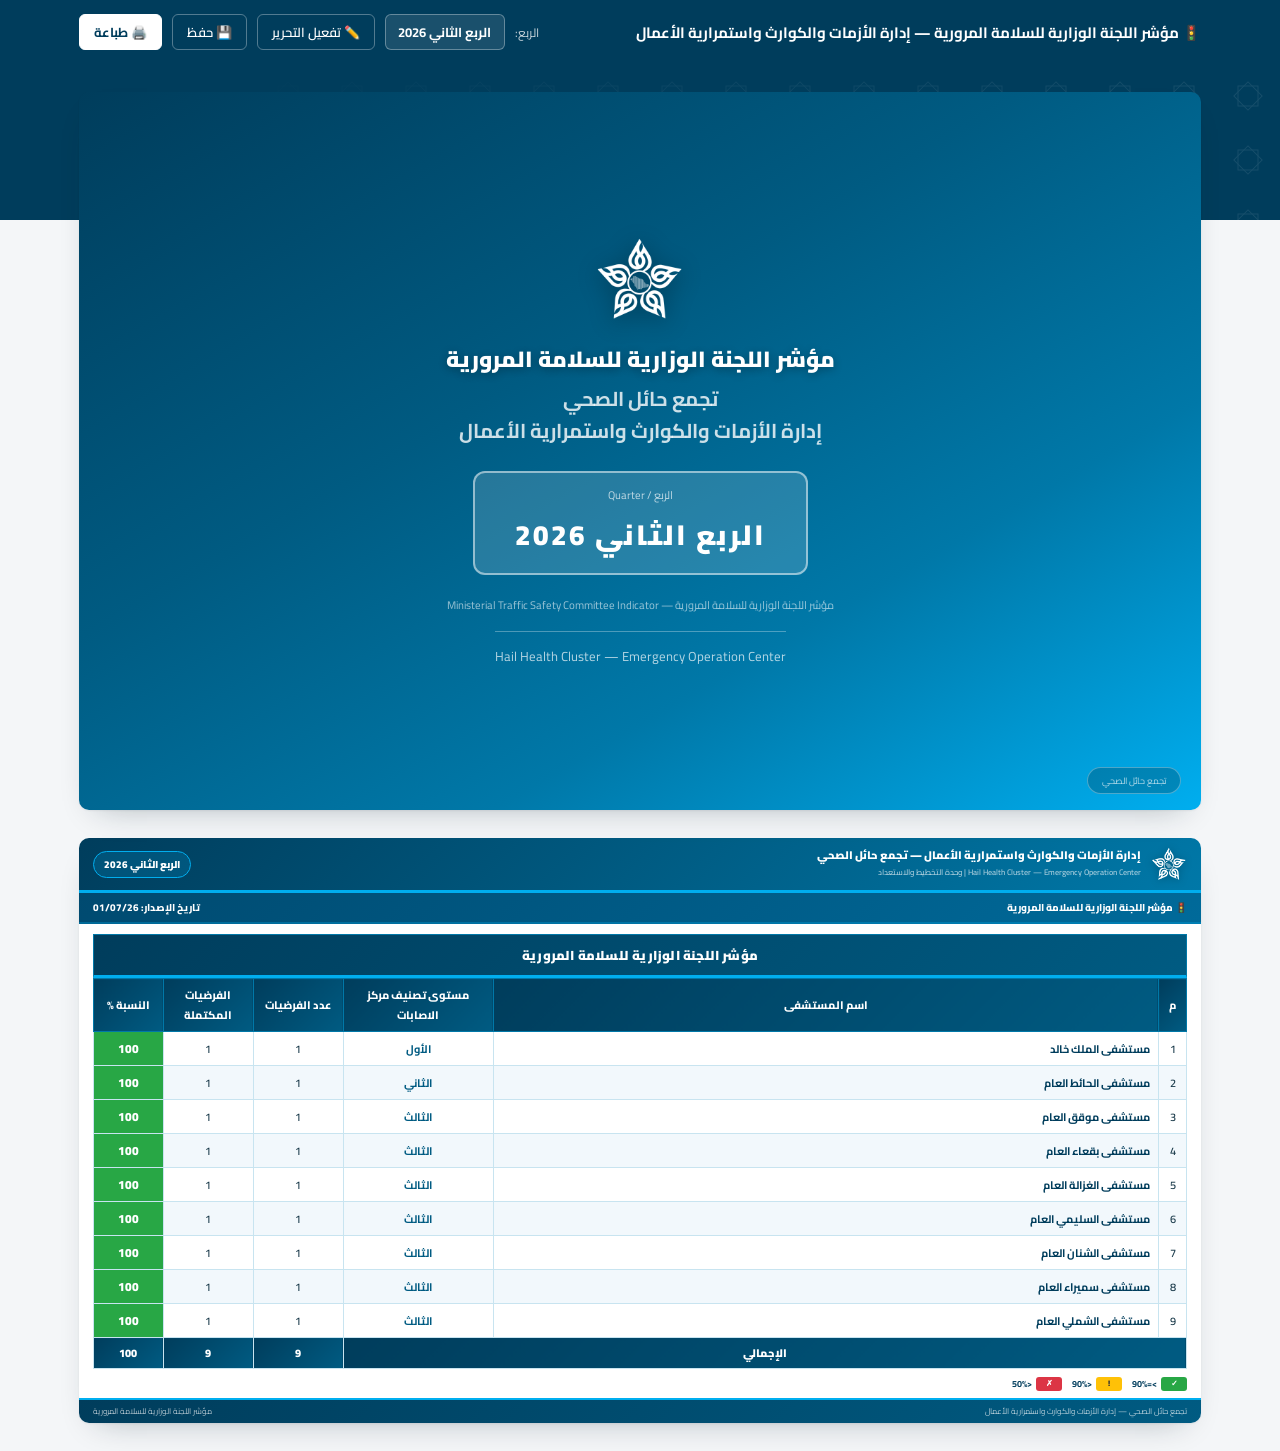
<file: ministerial-committee-2026-q2.html>
<!DOCTYPE html>
<html lang="ar" dir="rtl">
<head>
<meta charset="UTF-8"/>
<!-- الوضع الفاتح/الداكن من اختيار اللوحة نفسه، قبل أي رسم لتجنّب الوميض -->
<script>try{document.documentElement.setAttribute("data-theme",localStorage.getItem("hh_theme")||(matchMedia("(prefers-color-scheme: dark)").matches?"dark":"light"));}catch(e){}</script>
<meta name="viewport" content="width=device-width,initial-scale=1.0"/>
<title>مؤشر اللجنة الوزارية للسلامة المرورية — إدارة الأزمات والكوارث واستمرارية الأعمال</title>
<link rel="stylesheet" href="css/00-fonts.css"/>
<style>
*{box-sizing:border-box;margin:0;padding:0;}
body{font-family:'Cairo',sans-serif;}

/* ═══ TOOLBAR ═══ */
.toolbar{
  position:sticky;top:0;z-index:999;
  background:linear-gradient(135deg,#002A40,#003D5C);
  border-bottom:3px solid #00AEEF;
  padding:8px 16px;display:flex;align-items:center;gap:10px;flex-wrap:wrap;
}
.tb-title{color:#fff;font-size:13px;font-weight:900;flex:1;}
.tb-period{background:rgba(255,255,255,.1);border:1px solid rgba(0,174,239,.5);
  color:#00AEEF;font-size:12px;font-weight:800;padding:4px 10px;border-radius:6px;
  min-width:100px;text-align:center;font-family:'Cairo',sans-serif;
  appearance:none;-webkit-appearance:none;cursor:pointer;}
.tb-period:focus{outline:2px solid #00AEEF;background:rgba(255,255,255,.15);}
.tb-period option{background:#003D5C;color:#fff;}
.tb-btn{padding:6px 14px;border-radius:6px;border:none;cursor:pointer;font-family:'Cairo',sans-serif;font-size:11px;font-weight:800;}
.tb-btn.edit{background:#00AEEF;color:#fff;}
.tb-btn.edit.on{background:#ff9800;}
.tb-btn.save{background:#28a745;color:#fff;}
.tb-btn.print{background:#6c5ce7;color:#fff;}
.tb-hint{color:rgba(255,255,255,.6);font-size:10px;}

/* ═══ SCREEN ═══ */
@media screen{
  body{background:linear-gradient(150deg,#021A2C,#06304A,#074A66);min-height:100vh;}
  .page{width:297mm;margin:16px auto;background:#fff;border-radius:8px;
    box-shadow:0 8px 40px rgba(0,0,0,.4);overflow:hidden;page-break-after:always;}
}

/* ═══ PRINT ═══ */
@media print{
  .toolbar{display:none!important;}
  body{background:#fff;}
  /* fixed height + hidden overflow = every .page is exactly ONE physical
     sheet — this guarantees the PDF always has exactly 2 pages
     (cover + جدول اللجنة الوزارية). */
  .page{width:277mm;height:190mm;margin:0;border-radius:0;
    box-shadow:none;overflow:hidden;page-break-after:always;break-after:page;
    display:block;}
  .page:last-child{page-break-after:auto;break-after:auto;}
  table{width:100%;}
  thead{display:table-header-group;}
  table caption{padding:6px 10px!important;font-size:12px!important;}
  thead th{padding:4px 6px!important;font-size:10px!important;}
  tbody td{padding:3px 6px!important;font-size:10px!important;}
  .legend{margin-top:4px!important;}
  @page{size:A4 landscape;margin:10mm;}
}

/* ═══ COVER ═══ */
.cover-page{
  display:flex;flex-direction:column;align-items:center;justify-content:center;
  background:linear-gradient(150deg,#003D5C 0%,#005B82 40%,#0078A8 70%,#00AEEF 100%);
  color:#fff;text-align:center;padding:30px;min-height:190mm;
  position:relative;
}
.cover-logo{width:90px;height:90px;object-fit:contain;margin-bottom:20px;
  filter:drop-shadow(0 4px 12px rgba(0,0,0,.4));}
.cover-main-title{font-size:22px;font-weight:900;line-height:1.4;
  text-shadow:0 2px 8px rgba(0,0,0,.3);margin-bottom:8px;}
.cover-sub{font-size:20px;font-weight:700;color:rgba(255,255,255,.8);margin-bottom:24px;line-height:1.6;}
.cover-period-box{
  background:rgba(255,255,255,.15);border:2px solid rgba(255,255,255,.5);
  border-radius:12px;padding:12px 40px;margin-bottom:20px;
}
.cover-period-label{font-size:11px;color:rgba(255,255,255,.7);margin-bottom:4px;}
.cover-period-val{font-size:28px;font-weight:900;letter-spacing:2px;}
.cover-org{font-size:13px;color:rgba(255,255,255,.7);margin-top:16px;
  border-top:1px solid rgba(255,255,255,.3);padding-top:12px;}
.cover-badge{
  position:absolute;bottom:16px;right:20px;
  background:rgba(0,0,0,.2);border:1px solid rgba(255,255,255,.3);
  border-radius:20px;padding:4px 14px;font-size:9px;color:rgba(255,255,255,.7);
}

/* ═══ DOC HEADER ═══ */
.doc-hdr{
  background:linear-gradient(135deg,#003D5C,#005B82,#0078A8);
  border-bottom:3px solid #00AEEF;
  padding:8px 14px;display:flex;align-items:center;gap:10px;flex-shrink:0;
}
.doc-hdr-logo{width:36px;height:36px;object-fit:contain;filter:drop-shadow(0 1px 4px rgba(0,0,0,.3));}
.doc-hdr-main{color:#fff;font-size:11px;font-weight:900;line-height:1.3;}
.doc-hdr-sub{color:rgba(255,255,255,.65);font-size:8px;font-weight:600;margin-top:2px;}
.doc-hdr-badge{
  background:rgba(0,174,239,.18);border:1.5px solid #00AEEF;border-radius:16px;
  padding:3px 10px;text-align:center;flex-shrink:0;
}
.doc-hdr-badge-main{color:#fff;font-size:10px;font-weight:900;}
.doc-hdr-badge-sub{color:#00AEEF;font-size:8px;font-weight:700;}

/* ═══ TITLE BAR ═══ */
.title-bar{
  background:linear-gradient(135deg,#004A70,#006A9A);
  color:#fff;font-size:10px;font-weight:800;
  padding:5px 14px;border-bottom:2px solid rgba(0,174,239,.3);
  display:flex;justify-content:space-between;align-items:center;flex-shrink:0;
}

/* ═══ TABLE AREA ═══ */
.tbl-area{flex:1;padding:10px 14px 6px;display:flex;flex-direction:column;}

table{width:100%;border-collapse:collapse;font-family:'Cairo',sans-serif;}
table caption{
  background:linear-gradient(135deg,#003D5C,#005B82);color:#fff;
  font-size:13px;font-weight:900;padding:8px 12px;text-align:center;
  border:1px solid #0078A8;border-bottom:3px solid #00AEEF;letter-spacing:.2px;
}
thead th{
  background:linear-gradient(135deg,#003D5C,#005B82);color:#fff;
  font-weight:800;padding:6px 8px;text-align:center;
  border:1px solid #0078A8;font-size:11px;
}
thead th.sub{background:linear-gradient(135deg,#004568,#006090)!important;}
tbody tr:nth-child(even) td{background:#F2F8FC;}
tbody tr:nth-child(odd) td{background:#fff;}
tbody td{
  border:1px solid #C8E4F0;padding:5px 8px;
  text-align:center;font-size:11px;color:#1A3A4A;font-weight:600;
}
td.hosp{text-align:right;font-weight:700;color:#003D5C;}
td.lvl{font-weight:700;color:#005B82;}
td.num{min-width:40px;}
td.pct{font-weight:900;font-size:12px;}
td.pct.g{background:#28a745!important;color:#fff!important;}
td.pct.y{background:#ffc107!important;color:#1a1a1a!important;}
td.pct.r{background:#dc3545!important;color:#fff!important;}
tr.total-row td{background:linear-gradient(135deg,#003D5C,#005B82)!important;color:#fff!important;font-weight:900!important;}

/* editable */
.edit-mode [contenteditable="true"]{
  outline:1.5px dashed #00AEEF;background:rgba(0,174,239,.06)!important;cursor:text;
}
.edit-mode [contenteditable="true"]:focus{outline:2px solid #0078A8;background:rgba(0,120,168,.1)!important;}
[contenteditable="true"]{outline:none;cursor:default;}

/* ═══ LEGEND ═══ */
.legend{display:flex;gap:10px;margin-top:6px;align-items:center;flex-shrink:0;}
.leg-item{display:flex;align-items:center;gap:4px;font-size:9px;font-weight:700;color:#003D5C;}
.leg-box{width:26px;height:14px;border-radius:3px;display:flex;align-items:center;justify-content:center;color:#fff;font-size:8px;font-weight:900;}

/* ═══ FOOTER ═══ */
.doc-footer{
  background:linear-gradient(135deg,#003D5C,#005B82);
  color:rgba(255,255,255,.7);font-size:8px;
  padding:4px 14px;display:flex;justify-content:space-between;
  border-top:2px solid #00AEEF;flex-shrink:0;
}
</style>
<!-- لغة اللوحة على الشاشة فقط؛ الطباعة كما هي -->
<link rel="stylesheet" href="css/11-pages.css"/>
</head>
<body class="hh-doc hh-ind">

<!-- TOOLBAR -->
<div class="toolbar">
  <div class="tb-title">🚦 مؤشر اللجنة الوزارية للسلامة المرورية — إدارة الأزمات والكوارث واستمرارية الأعمال</div>
  <span class="tb-hint">الربع:</span>
  <select class="tb-period" id="tb-period">
    <option value="الربع الأول 2026">الربع الأول 2026</option>
    <option value="الربع الثاني 2026" selected>الربع الثاني 2026</option>
    <option value="الربع الثالث 2026">الربع الثالث 2026</option>
    <option value="الربع الرابع 2026">الربع الرابع 2026</option>
  </select>
  <button class="tb-btn edit" id="editBtn" onclick="toggleEdit()">✏️ تفعيل التحرير</button>
  <button class="tb-btn save" onclick="saveData()">💾 حفظ</button>
  <button class="tb-btn print" onclick="window.print()">🖨️ طباعة</button>
</div>

<!-- PAGE 1 — COVER -->
<div class="page cover-page" style="position:relative;">
  <img src="logo-white.png" class="cover-logo" alt=""/>
  <div class="cover-main-title" id="cover-title" contenteditable="false">مؤشر اللجنة الوزارية للسلامة المرورية</div>
  <div class="cover-sub">تجمع حائل الصحي<br>إدارة الأزمات والكوارث واستمرارية الأعمال</div>
  <div class="cover-period-box">
    <div class="cover-period-label">الربع / Quarter</div>
    <div class="cover-period-val" id="cover-period" contenteditable="false">الربع الثاني 2026</div>
  </div>
  <div style="color:rgba(255,255,255,.6);font-size:11px;">مؤشر اللجنة الوزارية للسلامة المرورية — Ministerial Traffic Safety Committee Indicator</div>
  <div class="cover-org">Hail Health Cluster — Emergency Operation Center</div>
  <div class="cover-badge">تجمع حائل الصحي</div>
</div>

<!-- PAGE 2 — مؤشر اللجنة الوزارية للسلامة المرورية -->
<div class="page" id="page-ministerial">
  <div class="doc-hdr">
    <img src="logo-white.png" class="doc-hdr-logo" alt=""/>
    <div style="flex:1;">
      <div class="doc-hdr-main">إدارة الأزمات والكوارث واستمرارية الأعمال — تجمع حائل الصحي</div>
      <div class="doc-hdr-sub">Hail Health Cluster — Emergency Operation Center | وحدة التخطيط والاستعداد</div>
    </div>
    <div class="doc-hdr-badge">
      <div class="doc-hdr-badge-main" id="hdr-period-1" contenteditable="false">الربع الثاني 2026</div>
    </div>
  </div>
  <div class="title-bar">
    <span>🚦 مؤشر اللجنة الوزارية للسلامة المرورية</span>
    <span>تاريخ الإصدار: <span id="date-1" contenteditable="false">01/07/26</span></span>
  </div>
  <div class="tbl-area">
    <table id="tbl-ministerial">
      <caption>مؤشر اللجنة الوزارية للسلامة المرورية</caption>
      <thead>
        <tr>
          <th style="width:28px;">م</th>
          <th>اسم المستشفى</th>
          <th style="width:150px;">مستوى تصنيف مركز الاصابات</th>
          <th style="width:90px;">عدد الفرضيات</th>
          <th style="width:90px;">الفرضيات المكتملة</th>
          <th style="width:70px;">النسبة %</th>
        </tr>
      </thead>
      <tbody id="body-ministerial">
        <tr><td>1</td><td class="hosp" contenteditable="false">مستشفى الملك خالد</td><td class="lvl" contenteditable="false">الأول</td><td class="num" contenteditable="false">1</td><td class="num" contenteditable="false">1</td><td class="pct g">100</td></tr>
        <tr><td>2</td><td class="hosp" contenteditable="false">مستشفى الحائط العام</td><td class="lvl" contenteditable="false">الثاني</td><td class="num" contenteditable="false">1</td><td class="num" contenteditable="false">1</td><td class="pct g">100</td></tr>
        <tr><td>3</td><td class="hosp" contenteditable="false">مستشفى موقق العام</td><td class="lvl" contenteditable="false">الثالث</td><td class="num" contenteditable="false">1</td><td class="num" contenteditable="false">1</td><td class="pct g">100</td></tr>
        <tr><td>4</td><td class="hosp" contenteditable="false">مستشفى بقعاء العام</td><td class="lvl" contenteditable="false">الثالث</td><td class="num" contenteditable="false">1</td><td class="num" contenteditable="false">1</td><td class="pct g">100</td></tr>
        <tr><td>5</td><td class="hosp" contenteditable="false">مستشفى الغزالة العام</td><td class="lvl" contenteditable="false">الثالث</td><td class="num" contenteditable="false">1</td><td class="num" contenteditable="false">1</td><td class="pct g">100</td></tr>
        <tr><td>6</td><td class="hosp" contenteditable="false">مستشفى السليمي العام</td><td class="lvl" contenteditable="false">الثالث</td><td class="num" contenteditable="false">1</td><td class="num" contenteditable="false">1</td><td class="pct g">100</td></tr>
        <tr><td>7</td><td class="hosp" contenteditable="false">مستشفى الشنان العام</td><td class="lvl" contenteditable="false">الثالث</td><td class="num" contenteditable="false">1</td><td class="num" contenteditable="false">1</td><td class="pct g">100</td></tr>
        <tr><td>8</td><td class="hosp" contenteditable="false">مستشفى سميراء العام</td><td class="lvl" contenteditable="false">الثالث</td><td class="num" contenteditable="false">1</td><td class="num" contenteditable="false">1</td><td class="pct g">100</td></tr>
        <tr><td>9</td><td class="hosp" contenteditable="false">مستشفى الشملي العام</td><td class="lvl" contenteditable="false">الثالث</td><td class="num" contenteditable="false">1</td><td class="num" contenteditable="false">1</td><td class="pct g">100</td></tr>
        <tr class="total-row"><td colspan="3">الإجمالي</td><td id="tot-mc-1">9</td><td id="tot-mc-2">9</td><td>100</td></tr>
      </tbody>
    </table>
    <div class="legend">
      <div class="leg-item"><div class="leg-box" style="background:#28a745;">✓</div> &gt;=90%</div>
      <div class="leg-item"><div class="leg-box" style="background:#ffc107;color:#333;">!</div> &lt;90%</div>
      <div class="leg-item"><div class="leg-box" style="background:#dc3545;">✗</div> &lt;50%</div>
    </div>
  </div>
  <div class="doc-footer">
    <span>تجمع حائل الصحي — إدارة الأزمات والكوارث واستمرارية الأعمال</span>
    <span>مؤشر اللجنة الوزارية للسلامة المرورية</span>
  </div>
</div>

<script>
var STORE_KEY = 'ministerial-committee-indicator';
var editMode = false;

function toggleEdit(){
  editMode = !editMode;
  var btn = document.getElementById('editBtn');
  btn.textContent = editMode ? '🔒 إيقاف التحرير' : '✏️ تفعيل التحرير';
  btn.className = editMode ? 'tb-btn edit on' : 'tb-btn edit';
  document.body.className = editMode ? 'edit-mode' : '';
  var cells = document.querySelectorAll('.hosp, .lvl, .num, [id^="date-"], [id^="cover-"], [id^="hdr-period"]');
  cells.forEach(function(el){ el.contentEditable = editMode ? 'true' : 'false'; });
  if(editMode){
    document.querySelectorAll('.num').forEach(function(td){
      td.addEventListener('input', function(){ calcTotals(); calcPcts(); });
    });
  }
}

function syncPeriod(){
  var val = document.getElementById('tb-period').value;
  document.getElementById('cover-period').innerText = val;
  document.getElementById('hdr-period-1').innerText = val;
}

function getPct(c,t){
  var cv = parseFloat(c)||0, tv = parseFloat(t)||0;
  if(tv===0) return 100;
  return Math.round((cv/tv)*100);
}
function pctClass(p){ return p>=90?'g': p>=50?'y':'r'; }

function calcTotals(){
  var body = document.getElementById('body-ministerial');
  if(!body) return;
  var rows = body.querySelectorAll('tr:not(.total-row)'), s1=0, s2=0;
  rows.forEach(function(tr){ var n=tr.querySelectorAll('.num'); if(n.length>=2){s1+=parseFloat(n[0].innerText)||0; s2+=parseFloat(n[1].innerText)||0;} });
  var tot = body.querySelector('.total-row');
  if(tot){ var tds=tot.querySelectorAll('td'); if(tds.length>=4){tds[1].innerText=s1; tds[2].innerText=s2;} }
}

function calcPcts(){
  var body = document.getElementById('body-ministerial');
  if(!body) return;
  body.querySelectorAll('tr:not(.total-row)').forEach(function(tr){
    var n=tr.querySelectorAll('.num'), pc=tr.querySelector('.pct');
    if(n.length>=2 && pc){ var p=getPct(n[1].innerText,n[0].innerText); pc.innerText=p; pc.className='pct '+pctClass(p); }
  });
}

function saveData(){
  var data={};
  data['period']=document.getElementById('tb-period').value;
  data['date-1']=document.getElementById('date-1').innerText;
  data['cover-title']=document.getElementById('cover-title').innerText;
  var body=document.getElementById('body-ministerial');
  if(body){
    body.querySelectorAll('tr:not(.total-row)').forEach(function(tr,ri){
      var n=tr.querySelectorAll('.num'), h=tr.querySelector('.hosp'), l=tr.querySelector('.lvl'), pc=tr.querySelector('.pct');
      if(h) data['h-'+ri]=h.innerText;
      if(l) data['l-'+ri]=l.innerText;
      if(n.length>=2){ data['n0-'+ri]=n[0].innerText; data['n1-'+ri]=n[1].innerText; }
      if(pc){ data['p-'+ri]=pc.innerText; data['pc-'+ri]=pc.className; }
    });
  }
  localStorage.setItem(STORE_KEY, JSON.stringify(data));
  alert('✅ تم الحفظ بنجاح');
}

function loadData(){
  var saved=localStorage.getItem(STORE_KEY); if(!saved) return;
  var data=JSON.parse(saved);
  if(data['period']){
    document.getElementById('tb-period').value=data['period'];
    document.getElementById('cover-period').innerText=data['period'];
    document.getElementById('hdr-period-1').innerText=data['period'];
  }
  if(data['date-1']) document.getElementById('date-1').innerText=data['date-1'];
  if(data['cover-title']) document.getElementById('cover-title').innerText=data['cover-title'];
  var body=document.getElementById('body-ministerial');
  if(body){
    body.querySelectorAll('tr:not(.total-row)').forEach(function(tr,ri){
      var n=tr.querySelectorAll('.num'), h=tr.querySelector('.hosp'), l=tr.querySelector('.lvl'), pc=tr.querySelector('.pct');
      if(h&&data['h-'+ri]) h.innerText=data['h-'+ri];
      if(l&&data['l-'+ri]) l.innerText=data['l-'+ri];
      if(n.length>=2){ if(data['n0-'+ri]) n[0].innerText=data['n0-'+ri]; if(data['n1-'+ri]) n[1].innerText=data['n1-'+ri]; }
      if(pc&&data['p-'+ri]){ pc.innerText=data['p-'+ri]; pc.className=data['pc-'+ri]||'pct g'; }
    });
  }
  calcTotals();
}

window.addEventListener('DOMContentLoaded', function(){
  loadData();
  document.getElementById('tb-period').addEventListener('change', syncPeriod);
});
</script>
</body>
</html>
</file>
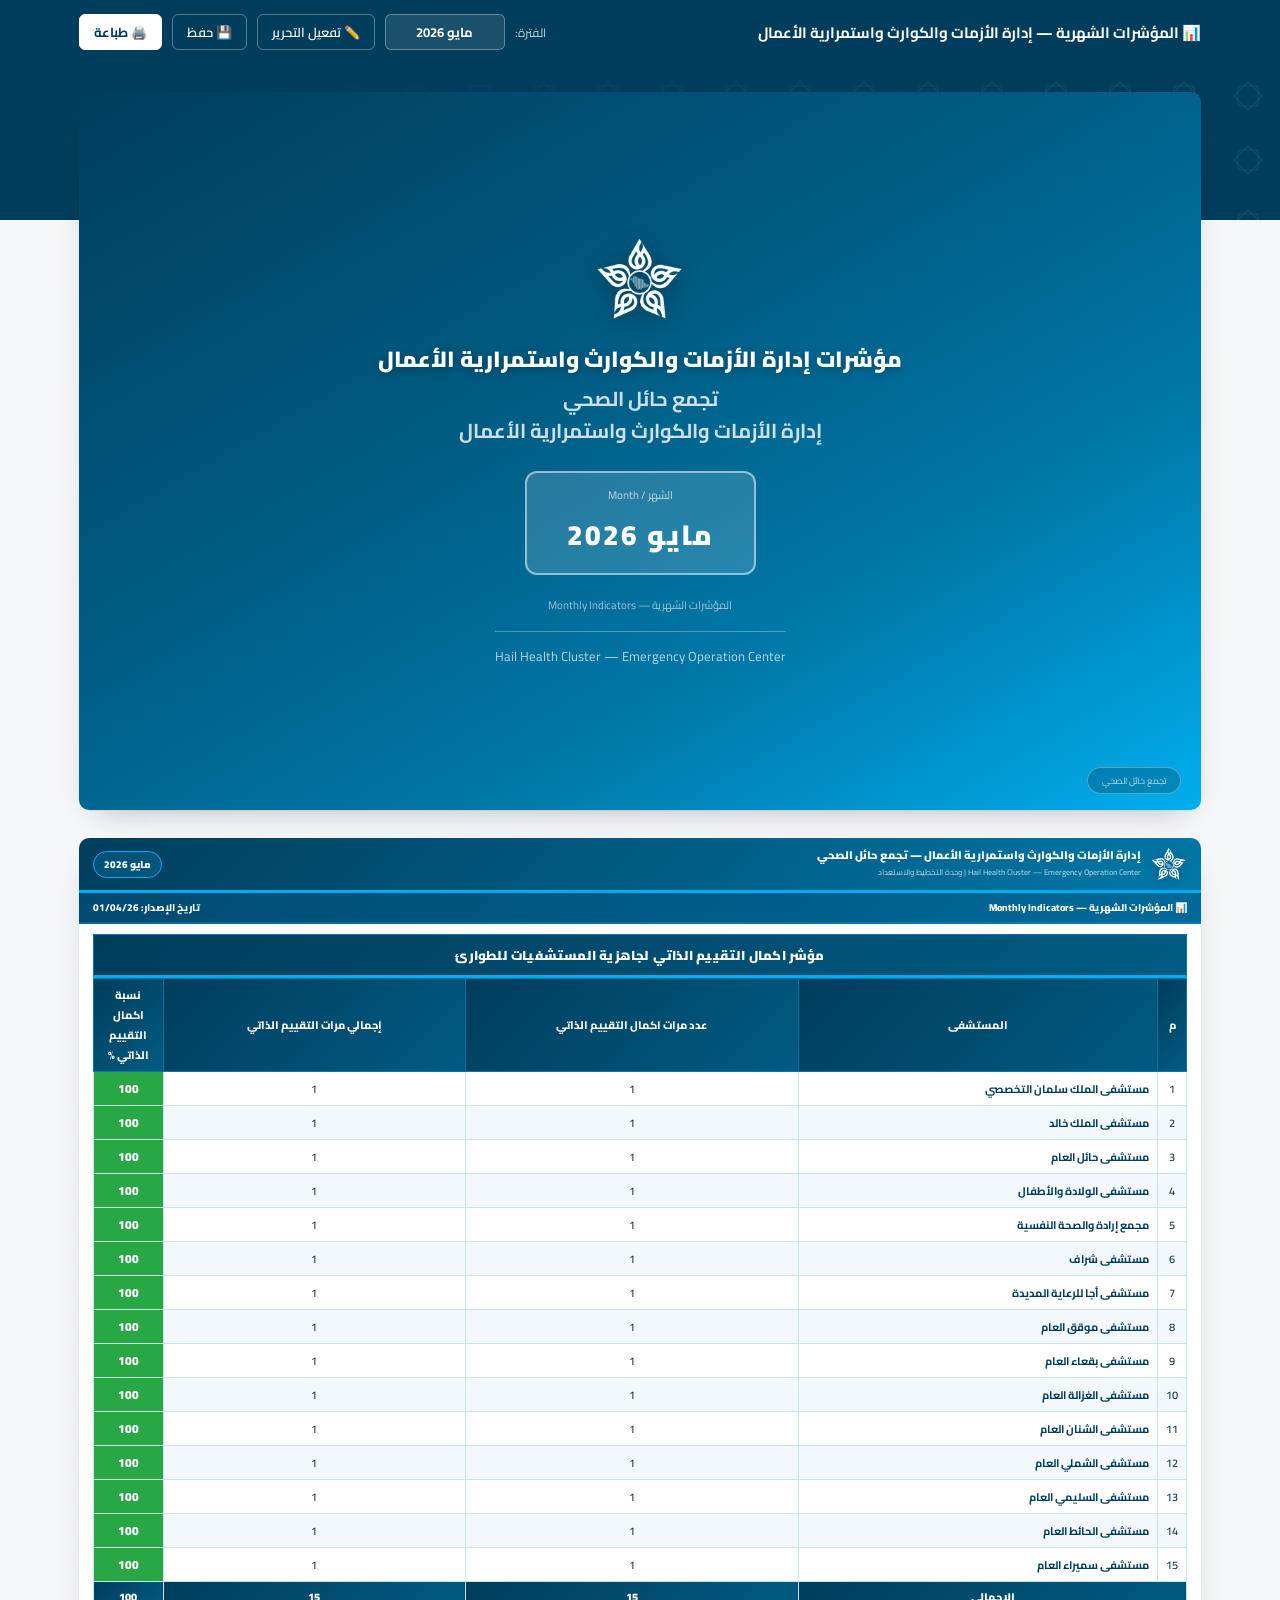
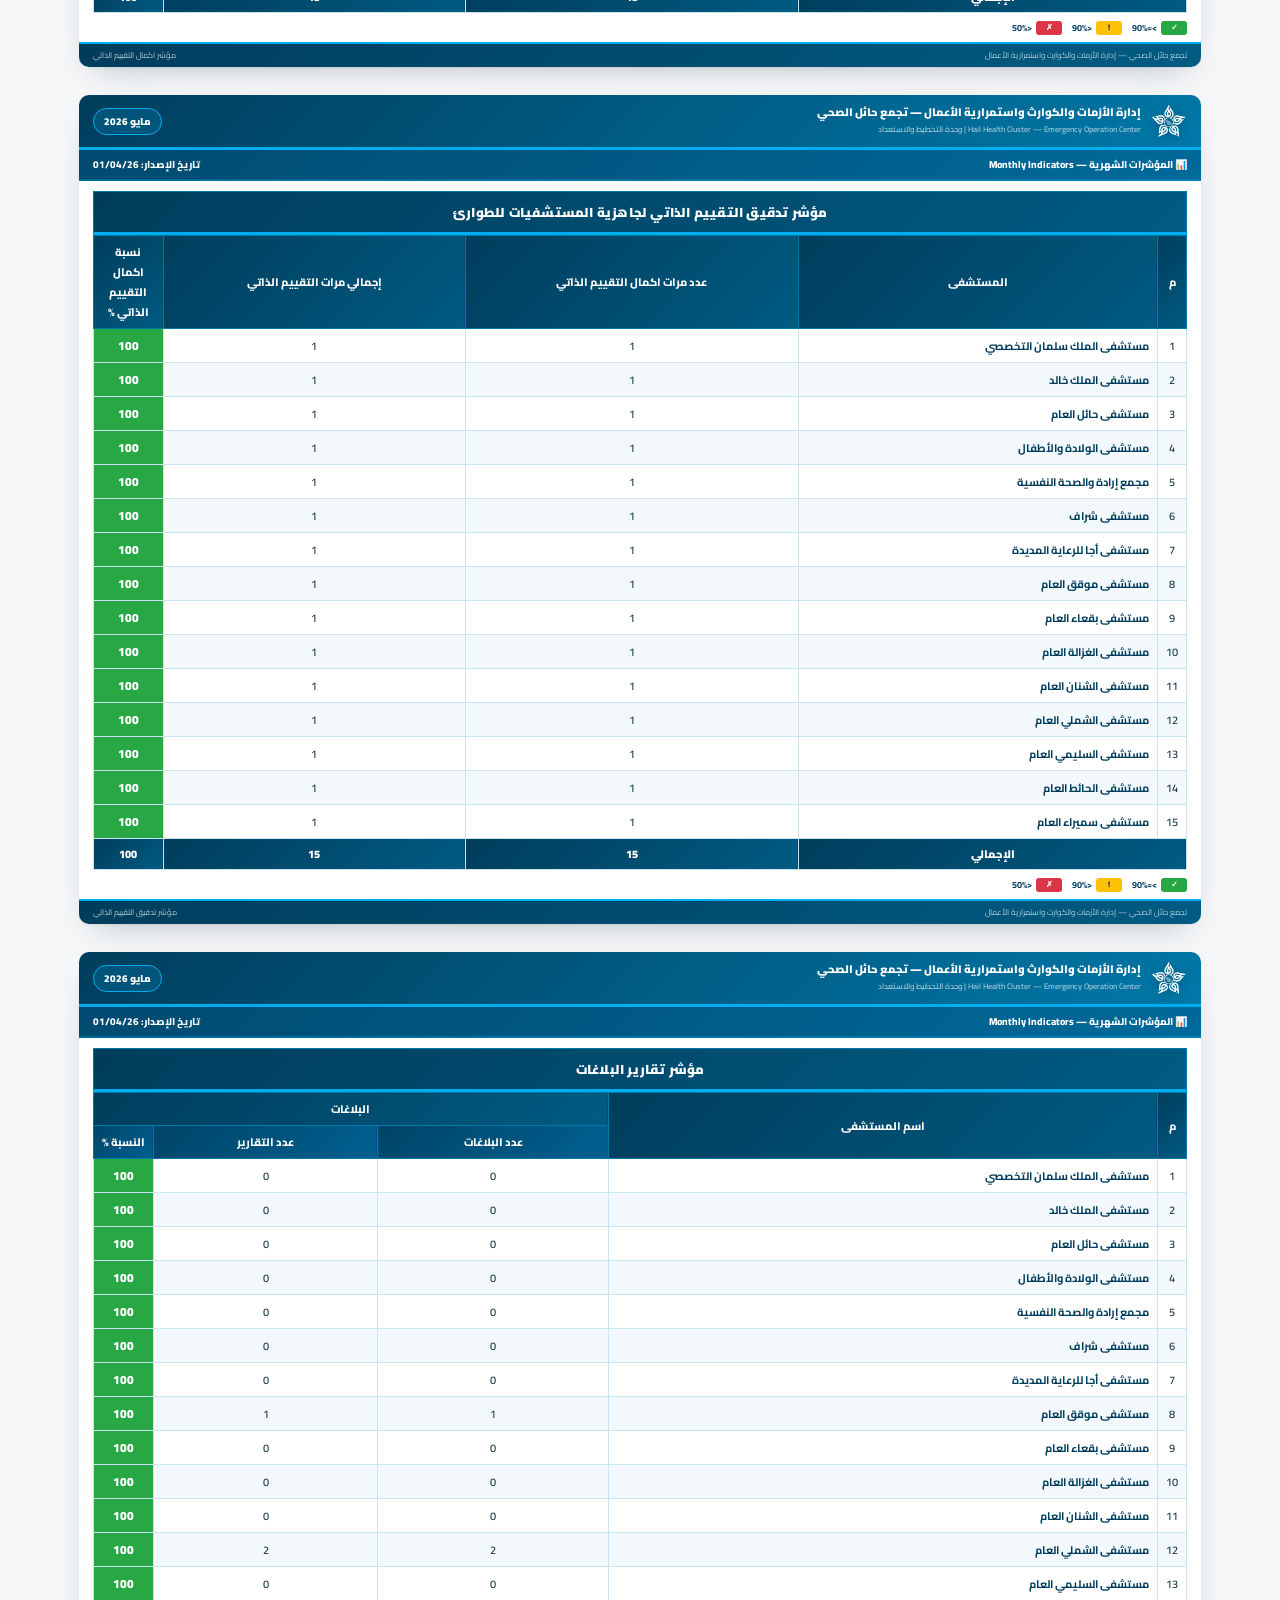
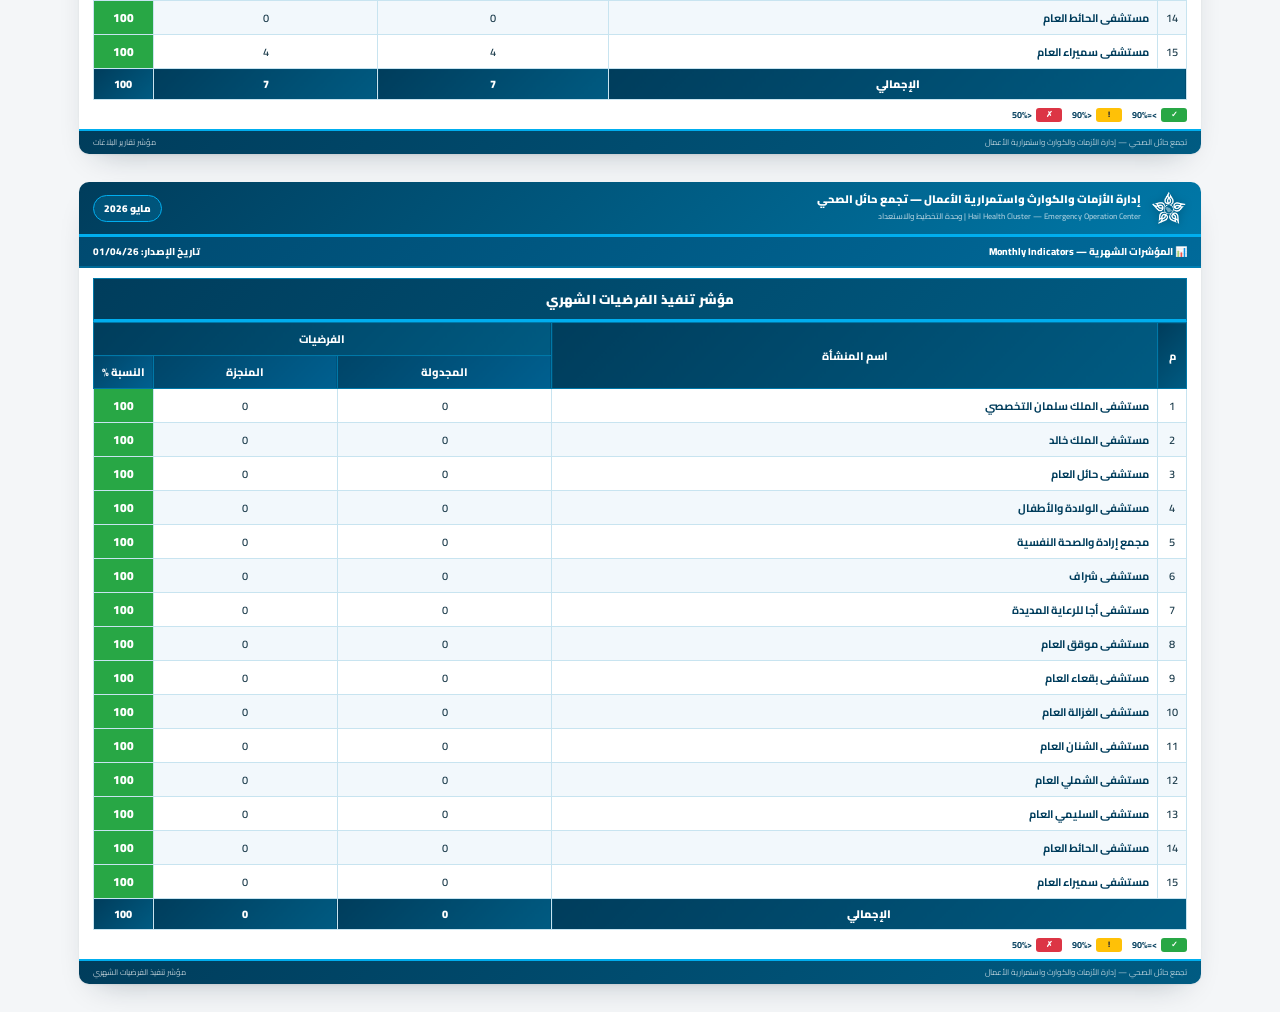
<file: monthly-indicators-2026-03.html>
<!DOCTYPE html>
<html lang="ar" dir="rtl">
<head>
<meta charset="UTF-8"/>
<!-- الوضع الفاتح/الداكن من اختيار اللوحة نفسه، قبل أي رسم لتجنّب الوميض -->
<script>try{document.documentElement.setAttribute("data-theme",localStorage.getItem("hh_theme")||(matchMedia("(prefers-color-scheme: dark)").matches?"dark":"light"));}catch(e){}</script>
<meta name="viewport" content="width=device-width,initial-scale=1.0"/>
<title>المؤشرات الشهرية — إدارة الأزمات والكوارث واستمرارية الأعمال</title>
<link rel="stylesheet" href="css/00-fonts.css"/>
<style>
*{box-sizing:border-box;margin:0;padding:0;}
body{font-family:'Cairo',sans-serif;}

/* ═══ TOOLBAR (screen only) ═══ */
.toolbar{
  position:sticky;top:0;z-index:999;
  background:linear-gradient(135deg,#002A40,#003D5C);
  border-bottom:3px solid #00AEEF;
  padding:8px 16px;display:flex;align-items:center;gap:10px;flex-wrap:wrap;
}
.tb-title{color:#fff;font-size:13px;font-weight:900;flex:1;}
.tb-period{background:rgba(255,255,255,.1);border:1px solid rgba(0,174,239,.5);
  color:#00AEEF;font-size:12px;font-weight:800;padding:4px 10px;border-radius:6px;
  min-width:80px;text-align:center;}
.tb-period:focus{outline:2px solid #00AEEF;background:rgba(255,255,255,.15);}
.tb-btn{padding:6px 14px;border-radius:6px;border:none;cursor:pointer;font-family:'Cairo',sans-serif;font-size:11px;font-weight:800;}
.tb-btn.edit{background:#00AEEF;color:#fff;}
.tb-btn.edit.on{background:#ff9800;}
.tb-btn.save{background:#28a745;color:#fff;}
.tb-btn.print{background:#6c5ce7;color:#fff;}
.tb-hint{color:rgba(255,255,255,.6);font-size:10px;}

/* ═══ SCREEN ═══ */
@media screen{
  body{background:linear-gradient(150deg,#021A2C,#06304A,#074A66);min-height:100vh;}
  .page{width:297mm;margin:16px auto;background:#fff;border-radius:8px;
    box-shadow:0 8px 40px rgba(0,0,0,.4);overflow:hidden;page-break-after:always;}
}

/* ═══ PRINT ═══ */
@media print{
  .toolbar{display:none!important;}
  body{background:#fff;}
  /* fixed height + hidden overflow = every .page is exactly ONE physical
     sheet — this guarantees the PDF always has the same page count
     (cover + 4 tables = 5 pages here / 4 pages in the quarterly file). */
  .page{width:277mm;height:190mm;margin:0;border-radius:0;
    box-shadow:none;overflow:hidden;page-break-after:always;break-after:page;
    display:block;}
  .page:last-child{page-break-after:auto;break-after:auto;}
  table{width:100%;}
  thead{display:table-header-group;}
  /* tighten spacing a bit so the fixed 15-row tables always fit inside
     the single-page budget without needing to spill onto an extra page */
  table caption{padding:6px 10px!important;font-size:12px!important;}
  thead th{padding:4px 6px!important;font-size:10px!important;}
  tbody td{padding:3px 6px!important;font-size:10px!important;}
  .legend{margin-top:4px!important;}
  @page{size:A4 landscape;margin:10mm;}
}

/* ═══ COVER PAGE ═══ */
.cover-page{
  display:flex;flex-direction:column;align-items:center;justify-content:center;
  background:linear-gradient(150deg,#003D5C 0%,#005B82 40%,#0078A8 70%,#00AEEF 100%);
  color:#fff;text-align:center;padding:30px;min-height:190mm;
}
.cover-logo{width:90px;height:90px;object-fit:contain;margin-bottom:20px;
  filter:drop-shadow(0 4px 12px rgba(0,0,0,.4));}
.cover-main-title{font-size:22px;font-weight:900;line-height:1.4;
  text-shadow:0 2px 8px rgba(0,0,0,.3);margin-bottom:8px;}
.cover-sub{font-size:20px;font-weight:700;color:rgba(255,255,255,.8);margin-bottom:24px;line-height:1.6;}
.cover-period-box{
  background:rgba(255,255,255,.15);border:2px solid rgba(255,255,255,.5);
  border-radius:12px;padding:12px 40px;margin-bottom:20px;
}
.cover-period-label{font-size:11px;color:rgba(255,255,255,.7);margin-bottom:4px;}
.cover-period-val{font-size:28px;font-weight:900;letter-spacing:2px;}
.cover-org{font-size:13px;color:rgba(255,255,255,.7);margin-top:16px;
  border-top:1px solid rgba(255,255,255,.3);padding-top:12px;}
.cover-badge{
  position:absolute;bottom:16px;right:20px;
  background:rgba(0,0,0,.2);border:1px solid rgba(255,255,255,.3);
  border-radius:20px;padding:4px 14px;font-size:9px;color:rgba(255,255,255,.7);
}

/* ═══ DOC HEADER ═══ */
.doc-hdr{
  background:linear-gradient(135deg,#003D5C,#005B82,#0078A8);
  border-bottom:3px solid #00AEEF;
  padding:8px 14px;display:flex;align-items:center;gap:10px;flex-shrink:0;
}
.doc-hdr-logo{width:36px;height:36px;object-fit:contain;filter:drop-shadow(0 1px 4px rgba(0,0,0,.3));}
.doc-hdr-main{color:#fff;font-size:11px;font-weight:900;line-height:1.3;}
.doc-hdr-sub{color:rgba(255,255,255,.65);font-size:8px;font-weight:600;margin-top:2px;}
.doc-hdr-badge{
  background:rgba(0,174,239,.18);border:1.5px solid #00AEEF;border-radius:16px;
  padding:3px 10px;text-align:center;flex-shrink:0;
}
.doc-hdr-badge-main{color:#fff;font-size:10px;font-weight:900;}
.doc-hdr-badge-sub{color:#00AEEF;font-size:8px;font-weight:700;}

/* ═══ TITLE BAR ═══ */
.title-bar{
  background:linear-gradient(135deg,#004A70,#006A9A);
  color:#fff;font-size:10px;font-weight:800;
  padding:5px 14px;border-bottom:2px solid rgba(0,174,239,.3);
  display:flex;justify-content:space-between;align-items:center;flex-shrink:0;
}

/* ═══ TABLE AREA ═══ */
.tbl-area{flex:1;padding:10px 14px 6px;display:flex;flex-direction:column;}

table{width:100%;border-collapse:collapse;font-family:'Cairo',sans-serif;}
table caption{
  background:linear-gradient(135deg,#003D5C,#005B82);color:#fff;
  font-size:13px;font-weight:900;padding:8px 12px;text-align:center;
  border:1px solid #0078A8;border-bottom:3px solid #00AEEF;letter-spacing:.2px;
}
.meta-row td{
  background:#EAF4FB;color:#003D5C;font-size:11px;font-weight:700;
  padding:5px 10px;border:1px solid #C8E4F0;text-align:center;
}
.meta-label{background:linear-gradient(135deg,#003D5C,#005B82)!important;color:#fff!important;}
thead th{
  background:linear-gradient(135deg,#003D5C,#005B82);color:#fff;
  font-weight:800;padding:6px 8px;text-align:center;
  border:1px solid #0078A8;font-size:11px;
}
thead th.sub{background:linear-gradient(135deg,#004568,#006090)!important;}
tbody tr:nth-child(even) td{background:#F2F8FC;}
tbody tr:nth-child(odd) td{background:#fff;}
tbody td{
  border:1px solid #C8E4F0;padding:5px 8px;
  text-align:center;font-size:11px;color:#1A3A4A;font-weight:600;
}
td.hosp{text-align:right;font-weight:700;color:#003D5C;}
td.num{min-width:40px;}
td.pct{font-weight:900;font-size:12px;}
td.pct.g{background:#28a745!important;color:#fff!important;}
td.pct.y{background:#ffc107!important;color:#1a1a1a!important;}
td.pct.r{background:#dc3545!important;color:#fff!important;}
tr.total-row td{background:linear-gradient(135deg,#003D5C,#005B82)!important;color:#fff!important;font-weight:900!important;}

/* editable highlight */
.edit-mode [contenteditable="true"]{
  outline:1.5px dashed #00AEEF;background:rgba(0,174,239,.06)!important;cursor:text;
}
.edit-mode [contenteditable="true"]:focus{outline:2px solid #0078A8;background:rgba(0,120,168,.1)!important;}
[contenteditable="true"]{outline:none;cursor:default;}

/* ═══ LEGEND ═══ */
.legend{display:flex;gap:10px;margin-top:6px;align-items:center;flex-shrink:0;}
.leg-item{display:flex;align-items:center;gap:4px;font-size:9px;font-weight:700;color:#003D5C;}
.leg-box{width:26px;height:14px;border-radius:3px;display:flex;align-items:center;justify-content:center;color:#fff;font-size:8px;font-weight:900;}

/* ═══ FOOTER ═══ */
.doc-footer{
  background:linear-gradient(135deg,#003D5C,#005B82);
  color:rgba(255,255,255,.7);font-size:8px;
  padding:4px 14px;display:flex;justify-content:space-between;
  border-top:2px solid #00AEEF;flex-shrink:0;
}
</style>
<!-- لغة اللوحة على الشاشة فقط؛ الطباعة كما هي -->
<link rel="stylesheet" href="css/11-pages.css"/>
</head>
<body class="hh-doc hh-ind">

<!-- ═══════════════ TOOLBAR ═══════════════ -->
<div class="toolbar">
  <div class="tb-title">📊 المؤشرات الشهرية — إدارة الأزمات والكوارث واستمرارية الأعمال</div>
  <span class="tb-hint">الفترة:</span>
  <div class="tb-period" id="tb-period" contenteditable="true">مايو 2026</div>
  <button class="tb-btn edit" id="editBtn" onclick="toggleEdit()">✏️ تفعيل التحرير</button>
  <button class="tb-btn save" onclick="saveData()">💾 حفظ</button>
  <button class="tb-btn print" onclick="window.print()">🖨️ طباعة</button>
</div>

<!-- ════════════════════════════════
     PAGE 1 — COVER
═══════════════════════════════════ -->
<div class="page cover-page" style="position:relative;">
  <img src="logo-white.png" class="cover-logo" alt=""/>
  <div class="cover-main-title" id="cover-title" contenteditable="false">مؤشرات إدارة الأزمات والكوارث واستمرارية الأعمال</div>
  <div class="cover-sub">تجمع حائل الصحي<br>إدارة الأزمات والكوارث واستمرارية الأعمال</div>
  <div class="cover-period-box">
    <div class="cover-period-label">الشهر / Month</div>
    <div class="cover-period-val" id="cover-period" contenteditable="false">مايو 2026</div>
  </div>
  <div style="color:rgba(255,255,255,.6);font-size:11px;">المؤشرات الشهرية — Monthly Indicators</div>
  <div class="cover-org">Hail Health Cluster — Emergency Operation Center</div>
  <div class="cover-badge">تجمع حائل الصحي</div>
</div>

<!-- ════════════════════════════════
     PAGE 2 — اكمال التقييم الذاتي
═══════════════════════════════════ -->
<div class="page" id="page-selfcomplete">
  <div class="doc-hdr">
    <img src="logo-white.png" class="doc-hdr-logo" alt=""/>
    <div style="flex:1;">
      <div class="doc-hdr-main">إدارة الأزمات والكوارث واستمرارية الأعمال — تجمع حائل الصحي</div>
      <div class="doc-hdr-sub">Hail Health Cluster — Emergency Operation Center | وحدة التخطيط والاستعداد</div>
    </div>
    <div class="doc-hdr-badge">
      <div class="doc-hdr-badge-main" id="hdr-period-1" contenteditable="false">مايو 2026</div>
    </div>
  </div>
  <div class="title-bar">
    <span>📊 المؤشرات الشهرية — Monthly Indicators</span>
    <span>تاريخ الإصدار: <span id="date-1" contenteditable="false">01/04/26</span></span>
  </div>
  <div class="tbl-area">
    <table id="tbl-selfcomplete">
      <caption>مؤشر اكمال التقييم الذاتي لجاهزية المستشفيات للطوارئ</caption>
      <thead>
        <tr>
          <th style="width:28px;">م</th>
          <th>المستشفى</th>
          <th>عدد مرات اكمال التقييم الذاتي</th>
          <th>إجمالي مرات التقييم الذاتي</th>
          <th style="width:70px;">نسبة اكمال التقييم الذاتي %</th>
        </tr>
      </thead>
      <tbody id="body-selfcomplete">
        <tr><td>1</td><td class="hosp" contenteditable="false">مستشفى الملك سلمان التخصصي</td><td class="num" contenteditable="false">1</td><td class="num" contenteditable="false">1</td><td class="pct g">100</td></tr>
        <tr><td>2</td><td class="hosp" contenteditable="false">مستشفى الملك خالد</td><td class="num" contenteditable="false">1</td><td class="num" contenteditable="false">1</td><td class="pct g">100</td></tr>
        <tr><td>3</td><td class="hosp" contenteditable="false">مستشفى حائل العام</td><td class="num" contenteditable="false">1</td><td class="num" contenteditable="false">1</td><td class="pct g">100</td></tr>
        <tr><td>4</td><td class="hosp" contenteditable="false">مستشفى الولادة والأطفال</td><td class="num" contenteditable="false">1</td><td class="num" contenteditable="false">1</td><td class="pct g">100</td></tr>
        <tr><td>5</td><td class="hosp" contenteditable="false">مجمع إرادة والصحة النفسية</td><td class="num" contenteditable="false">1</td><td class="num" contenteditable="false">1</td><td class="pct g">100</td></tr>
        <tr><td>6</td><td class="hosp" contenteditable="false">مستشفى شراف</td><td class="num" contenteditable="false">1</td><td class="num" contenteditable="false">1</td><td class="pct g">100</td></tr>
        <tr><td>7</td><td class="hosp" contenteditable="false">مستشفى أجا للرعاية المديدة</td><td class="num" contenteditable="false">1</td><td class="num" contenteditable="false">1</td><td class="pct g">100</td></tr>
        <tr><td>8</td><td class="hosp" contenteditable="false">مستشفى موقق العام</td><td class="num" contenteditable="false">1</td><td class="num" contenteditable="false">1</td><td class="pct g">100</td></tr>
        <tr><td>9</td><td class="hosp" contenteditable="false">مستشفى بقعاء العام</td><td class="num" contenteditable="false">1</td><td class="num" contenteditable="false">1</td><td class="pct g">100</td></tr>
        <tr><td>10</td><td class="hosp" contenteditable="false">مستشفى الغزالة العام</td><td class="num" contenteditable="false">1</td><td class="num" contenteditable="false">1</td><td class="pct g">100</td></tr>
        <tr><td>11</td><td class="hosp" contenteditable="false">مستشفى الشنان العام</td><td class="num" contenteditable="false">1</td><td class="num" contenteditable="false">1</td><td class="pct g">100</td></tr>
        <tr><td>12</td><td class="hosp" contenteditable="false">مستشفى الشملي العام</td><td class="num" contenteditable="false">1</td><td class="num" contenteditable="false">1</td><td class="pct g">100</td></tr>
        <tr><td>13</td><td class="hosp" contenteditable="false">مستشفى السليمي العام</td><td class="num" contenteditable="false">1</td><td class="num" contenteditable="false">1</td><td class="pct g">100</td></tr>
        <tr><td>14</td><td class="hosp" contenteditable="false">مستشفى الحائط العام</td><td class="num" contenteditable="false">1</td><td class="num" contenteditable="false">1</td><td class="pct g">100</td></tr>
        <tr><td>15</td><td class="hosp" contenteditable="false">مستشفى سميراء العام</td><td class="num" contenteditable="false">1</td><td class="num" contenteditable="false">1</td><td class="pct g">100</td></tr>
        <tr class="total-row"><td colspan="2">الإجمالي</td><td id="tot-sc-1">15</td><td id="tot-sc-2">15</td><td>100</td></tr>
      </tbody>
    </table>
    <div class="legend">
      <div class="leg-item"><div class="leg-box" style="background:#28a745;">✓</div> &gt;=90%</div>
      <div class="leg-item"><div class="leg-box" style="background:#ffc107;color:#333;">!</div> &lt;90%</div>
      <div class="leg-item"><div class="leg-box" style="background:#dc3545;">✗</div> &lt;50%</div>
    </div>
  </div>
  <div class="doc-footer">
    <span>تجمع حائل الصحي — إدارة الأزمات والكوارث واستمرارية الأعمال</span>
    <span>مؤشر اكمال التقييم الذاتي</span>
  </div>
</div>

<!-- ════════════════════════════════
     PAGE 3 — تدقيق التقييم الذاتي
═══════════════════════════════════ -->
<div class="page" id="page-selfaudit">
  <div class="doc-hdr">
    <img src="logo-white.png" class="doc-hdr-logo" alt=""/>
    <div style="flex:1;">
      <div class="doc-hdr-main">إدارة الأزمات والكوارث واستمرارية الأعمال — تجمع حائل الصحي</div>
      <div class="doc-hdr-sub">Hail Health Cluster — Emergency Operation Center | وحدة التخطيط والاستعداد</div>
    </div>
    <div class="doc-hdr-badge">
      <div class="doc-hdr-badge-main" id="hdr-period-2" contenteditable="false">مايو 2026</div>
    </div>
  </div>
  <div class="title-bar">
    <span>📊 المؤشرات الشهرية — Monthly Indicators</span>
    <span>تاريخ الإصدار: <span id="date-2" contenteditable="false">01/04/26</span></span>
  </div>
  <div class="tbl-area">
    <table id="tbl-selfaudit">
      <caption>مؤشر تدقيق التقييم الذاتي لجاهزية المستشفيات للطوارئ</caption>
      <thead>
        <tr>
          <th style="width:28px;">م</th>
          <th>المستشفى</th>
          <th>عدد مرات اكمال التقييم الذاتي</th>
          <th>إجمالي مرات التقييم الذاتي</th>
          <th style="width:70px;">نسبة اكمال التقييم الذاتي %</th>
        </tr>
      </thead>
      <tbody id="body-selfaudit">
        <tr><td>1</td><td class="hosp" contenteditable="false">مستشفى الملك سلمان التخصصي</td><td class="num" contenteditable="false">1</td><td class="num" contenteditable="false">1</td><td class="pct g">100</td></tr>
        <tr><td>2</td><td class="hosp" contenteditable="false">مستشفى الملك خالد</td><td class="num" contenteditable="false">1</td><td class="num" contenteditable="false">1</td><td class="pct g">100</td></tr>
        <tr><td>3</td><td class="hosp" contenteditable="false">مستشفى حائل العام</td><td class="num" contenteditable="false">1</td><td class="num" contenteditable="false">1</td><td class="pct g">100</td></tr>
        <tr><td>4</td><td class="hosp" contenteditable="false">مستشفى الولادة والأطفال</td><td class="num" contenteditable="false">1</td><td class="num" contenteditable="false">1</td><td class="pct g">100</td></tr>
        <tr><td>5</td><td class="hosp" contenteditable="false">مجمع إرادة والصحة النفسية</td><td class="num" contenteditable="false">1</td><td class="num" contenteditable="false">1</td><td class="pct g">100</td></tr>
        <tr><td>6</td><td class="hosp" contenteditable="false">مستشفى شراف</td><td class="num" contenteditable="false">1</td><td class="num" contenteditable="false">1</td><td class="pct g">100</td></tr>
        <tr><td>7</td><td class="hosp" contenteditable="false">مستشفى أجا للرعاية المديدة</td><td class="num" contenteditable="false">1</td><td class="num" contenteditable="false">1</td><td class="pct g">100</td></tr>
        <tr><td>8</td><td class="hosp" contenteditable="false">مستشفى موقق العام</td><td class="num" contenteditable="false">1</td><td class="num" contenteditable="false">1</td><td class="pct g">100</td></tr>
        <tr><td>9</td><td class="hosp" contenteditable="false">مستشفى بقعاء العام</td><td class="num" contenteditable="false">1</td><td class="num" contenteditable="false">1</td><td class="pct g">100</td></tr>
        <tr><td>10</td><td class="hosp" contenteditable="false">مستشفى الغزالة العام</td><td class="num" contenteditable="false">1</td><td class="num" contenteditable="false">1</td><td class="pct g">100</td></tr>
        <tr><td>11</td><td class="hosp" contenteditable="false">مستشفى الشنان العام</td><td class="num" contenteditable="false">1</td><td class="num" contenteditable="false">1</td><td class="pct g">100</td></tr>
        <tr><td>12</td><td class="hosp" contenteditable="false">مستشفى الشملي العام</td><td class="num" contenteditable="false">1</td><td class="num" contenteditable="false">1</td><td class="pct g">100</td></tr>
        <tr><td>13</td><td class="hosp" contenteditable="false">مستشفى السليمي العام</td><td class="num" contenteditable="false">1</td><td class="num" contenteditable="false">1</td><td class="pct g">100</td></tr>
        <tr><td>14</td><td class="hosp" contenteditable="false">مستشفى الحائط العام</td><td class="num" contenteditable="false">1</td><td class="num" contenteditable="false">1</td><td class="pct g">100</td></tr>
        <tr><td>15</td><td class="hosp" contenteditable="false">مستشفى سميراء العام</td><td class="num" contenteditable="false">1</td><td class="num" contenteditable="false">1</td><td class="pct g">100</td></tr>
        <tr class="total-row"><td colspan="2">الإجمالي</td><td id="tot-sa-1">15</td><td id="tot-sa-2">15</td><td>100</td></tr>
      </tbody>
    </table>
    <div class="legend">
      <div class="leg-item"><div class="leg-box" style="background:#28a745;">✓</div> &gt;=90%</div>
      <div class="leg-item"><div class="leg-box" style="background:#ffc107;color:#333;">!</div> &lt;90%</div>
      <div class="leg-item"><div class="leg-box" style="background:#dc3545;">✗</div> &lt;50%</div>
    </div>
  </div>
  <div class="doc-footer">
    <span>تجمع حائل الصحي — إدارة الأزمات والكوارث واستمرارية الأعمال</span>
    <span>مؤشر تدقيق التقييم الذاتي</span>
  </div>
</div>

<!-- ════════════════════════════════
     PAGE 4 — تقارير البلاغات
═══════════════════════════════════ -->
<div class="page" id="page-complaints">
  <div class="doc-hdr">
    <img src="logo-white.png" class="doc-hdr-logo" alt=""/>
    <div style="flex:1;">
      <div class="doc-hdr-main">إدارة الأزمات والكوارث واستمرارية الأعمال — تجمع حائل الصحي</div>
      <div class="doc-hdr-sub">Hail Health Cluster — Emergency Operation Center | وحدة التخطيط والاستعداد</div>
    </div>
    <div class="doc-hdr-badge">
      <div class="doc-hdr-badge-main" id="hdr-period-3" contenteditable="false">مايو 2026</div>
    </div>
  </div>
  <div class="title-bar">
    <span>📊 المؤشرات الشهرية — Monthly Indicators</span>
    <span>تاريخ الإصدار: <span id="date-3" contenteditable="false">01/04/26</span></span>
  </div>
  <div class="tbl-area">
    <table id="tbl-complaints">
      <caption>مؤشر تقارير البلاغات</caption>
      <thead>
        <tr>
          <th rowspan="2" style="width:28px;">م</th>
          <th rowspan="2">اسم المستشفى</th>
          <th colspan="3">البلاغات</th>
        </tr>
        <tr>
          <th class="sub">عدد البلاغات</th>
          <th class="sub">عدد التقارير</th>
          <th class="sub" style="width:60px;">النسبة %</th>
        </tr>
      </thead>
      <tbody id="body-complaints">
        <tr><td>1</td><td class="hosp" contenteditable="false">مستشفى الملك سلمان التخصصي</td><td class="num" contenteditable="false">0</td><td class="num" contenteditable="false">0</td><td class="pct g">100</td></tr>
        <tr><td>2</td><td class="hosp" contenteditable="false">مستشفى الملك خالد</td><td class="num" contenteditable="false">0</td><td class="num" contenteditable="false">0</td><td class="pct g">100</td></tr>
        <tr><td>3</td><td class="hosp" contenteditable="false">مستشفى حائل العام</td><td class="num" contenteditable="false">0</td><td class="num" contenteditable="false">0</td><td class="pct g">100</td></tr>
        <tr><td>4</td><td class="hosp" contenteditable="false">مستشفى الولادة والأطفال</td><td class="num" contenteditable="false">0</td><td class="num" contenteditable="false">0</td><td class="pct g">100</td></tr>
        <tr><td>5</td><td class="hosp" contenteditable="false">مجمع إرادة والصحة النفسية</td><td class="num" contenteditable="false">0</td><td class="num" contenteditable="false">0</td><td class="pct g">100</td></tr>
        <tr><td>6</td><td class="hosp" contenteditable="false">مستشفى شراف</td><td class="num" contenteditable="false">0</td><td class="num" contenteditable="false">0</td><td class="pct g">100</td></tr>
        <tr><td>7</td><td class="hosp" contenteditable="false">مستشفى أجا للرعاية المديدة</td><td class="num" contenteditable="false">0</td><td class="num" contenteditable="false">0</td><td class="pct g">100</td></tr>
        <tr><td>8</td><td class="hosp" contenteditable="false">مستشفى موقق العام</td><td class="num" contenteditable="false">1</td><td class="num" contenteditable="false">1</td><td class="pct g">100</td></tr>
        <tr><td>9</td><td class="hosp" contenteditable="false">مستشفى بقعاء العام</td><td class="num" contenteditable="false">0</td><td class="num" contenteditable="false">0</td><td class="pct g">100</td></tr>
        <tr><td>10</td><td class="hosp" contenteditable="false">مستشفى الغزالة العام</td><td class="num" contenteditable="false">0</td><td class="num" contenteditable="false">0</td><td class="pct g">100</td></tr>
        <tr><td>11</td><td class="hosp" contenteditable="false">مستشفى الشنان العام</td><td class="num" contenteditable="false">0</td><td class="num" contenteditable="false">0</td><td class="pct g">100</td></tr>
        <tr><td>12</td><td class="hosp" contenteditable="false">مستشفى الشملي العام</td><td class="num" contenteditable="false">2</td><td class="num" contenteditable="false">2</td><td class="pct g">100</td></tr>
        <tr><td>13</td><td class="hosp" contenteditable="false">مستشفى السليمي العام</td><td class="num" contenteditable="false">0</td><td class="num" contenteditable="false">0</td><td class="pct g">100</td></tr>
        <tr><td>14</td><td class="hosp" contenteditable="false">مستشفى الحائط العام</td><td class="num" contenteditable="false">0</td><td class="num" contenteditable="false">0</td><td class="pct g">100</td></tr>
        <tr><td>15</td><td class="hosp" contenteditable="false">مستشفى سميراء العام</td><td class="num" contenteditable="false">4</td><td class="num" contenteditable="false">4</td><td class="pct g">100</td></tr>
        <tr class="total-row"><td colspan="2">الإجمالي</td><td id="tot-cp-1">7</td><td id="tot-cp-2">7</td><td>100</td></tr>
      </tbody>
    </table>
    <div class="legend">
      <div class="leg-item"><div class="leg-box" style="background:#28a745;">✓</div> &gt;=90%</div>
      <div class="leg-item"><div class="leg-box" style="background:#ffc107;color:#333;">!</div> &lt;90%</div>
      <div class="leg-item"><div class="leg-box" style="background:#dc3545;">✗</div> &lt;50%</div>
    </div>
  </div>
  <div class="doc-footer">
    <span>تجمع حائل الصحي — إدارة الأزمات والكوارث واستمرارية الأعمال</span>
    <span>مؤشر تقارير البلاغات</span>
  </div>
</div>

<!-- ════════════════════════════════
     PAGE 5 — تنفيذ الفرضيات الشهري
═══════════════════════════════════ -->
<div class="page" id="page-hypothesis">
  <div class="doc-hdr">
    <img src="logo-white.png" class="doc-hdr-logo" alt=""/>
    <div style="flex:1;">
      <div class="doc-hdr-main">إدارة الأزمات والكوارث واستمرارية الأعمال — تجمع حائل الصحي</div>
      <div class="doc-hdr-sub">Hail Health Cluster — Emergency Operation Center | وحدة التخطيط والاستعداد</div>
    </div>
    <div class="doc-hdr-badge">
      <div class="doc-hdr-badge-main" id="hdr-period-4" contenteditable="false">مايو 2026</div>
    </div>
  </div>
  <div class="title-bar">
    <span>📊 المؤشرات الشهرية — Monthly Indicators</span>
    <span>تاريخ الإصدار: <span id="date-4" contenteditable="false">01/04/26</span></span>
  </div>
  <div class="tbl-area">
    <table id="tbl-hypothesis">
      <caption>مؤشر تنفيذ الفرضيات الشهري</caption>
      <thead>
        <tr>
          <th rowspan="2" style="width:28px;">م</th>
          <th rowspan="2">اسم المنشأة</th>
          <th colspan="3">الفرضيات</th>
        </tr>
        <tr>
          <th class="sub">المجدولة</th>
          <th class="sub">المنجزة</th>
          <th class="sub" style="width:60px;">النسبة %</th>
        </tr>
      </thead>
      <tbody id="body-hypothesis">
        <tr><td>1</td><td class="hosp" contenteditable="false">مستشفى الملك سلمان التخصصي</td><td class="num" contenteditable="false">0</td><td class="num" contenteditable="false">0</td><td class="pct g">100</td></tr>
        <tr><td>2</td><td class="hosp" contenteditable="false">مستشفى الملك خالد</td><td class="num" contenteditable="false">0</td><td class="num" contenteditable="false">0</td><td class="pct g">100</td></tr>
        <tr><td>3</td><td class="hosp" contenteditable="false">مستشفى حائل العام</td><td class="num" contenteditable="false">0</td><td class="num" contenteditable="false">0</td><td class="pct g">100</td></tr>
        <tr><td>4</td><td class="hosp" contenteditable="false">مستشفى الولادة والأطفال</td><td class="num" contenteditable="false">0</td><td class="num" contenteditable="false">0</td><td class="pct g">100</td></tr>
        <tr><td>5</td><td class="hosp" contenteditable="false">مجمع إرادة والصحة النفسية</td><td class="num" contenteditable="false">0</td><td class="num" contenteditable="false">0</td><td class="pct g">100</td></tr>
        <tr><td>6</td><td class="hosp" contenteditable="false">مستشفى شراف</td><td class="num" contenteditable="false">0</td><td class="num" contenteditable="false">0</td><td class="pct g">100</td></tr>
        <tr><td>7</td><td class="hosp" contenteditable="false">مستشفى أجا للرعاية المديدة</td><td class="num" contenteditable="false">0</td><td class="num" contenteditable="false">0</td><td class="pct g">100</td></tr>
        <tr><td>8</td><td class="hosp" contenteditable="false">مستشفى موقق العام</td><td class="num" contenteditable="false">0</td><td class="num" contenteditable="false">0</td><td class="pct g">100</td></tr>
        <tr><td>9</td><td class="hosp" contenteditable="false">مستشفى بقعاء العام</td><td class="num" contenteditable="false">0</td><td class="num" contenteditable="false">0</td><td class="pct g">100</td></tr>
        <tr><td>10</td><td class="hosp" contenteditable="false">مستشفى الغزالة العام</td><td class="num" contenteditable="false">0</td><td class="num" contenteditable="false">0</td><td class="pct g">100</td></tr>
        <tr><td>11</td><td class="hosp" contenteditable="false">مستشفى الشنان العام</td><td class="num" contenteditable="false">0</td><td class="num" contenteditable="false">0</td><td class="pct g">100</td></tr>
        <tr><td>12</td><td class="hosp" contenteditable="false">مستشفى الشملي العام</td><td class="num" contenteditable="false">0</td><td class="num" contenteditable="false">0</td><td class="pct g">100</td></tr>
        <tr><td>13</td><td class="hosp" contenteditable="false">مستشفى السليمي العام</td><td class="num" contenteditable="false">0</td><td class="num" contenteditable="false">0</td><td class="pct g">100</td></tr>
        <tr><td>14</td><td class="hosp" contenteditable="false">مستشفى الحائط العام</td><td class="num" contenteditable="false">0</td><td class="num" contenteditable="false">0</td><td class="pct g">100</td></tr>
        <tr><td>15</td><td class="hosp" contenteditable="false">مستشفى سميراء العام</td><td class="num" contenteditable="false">0</td><td class="num" contenteditable="false">0</td><td class="pct g">100</td></tr>
        <tr class="total-row"><td colspan="2">الإجمالي</td><td id="tot-hy-1">0</td><td id="tot-hy-2">0</td><td>100</td></tr>
      </tbody>
    </table>
    <div class="legend">
      <div class="leg-item"><div class="leg-box" style="background:#28a745;">✓</div> &gt;=90%</div>
      <div class="leg-item"><div class="leg-box" style="background:#ffc107;color:#333;">!</div> &lt;90%</div>
      <div class="leg-item"><div class="leg-box" style="background:#dc3545;">✗</div> &lt;50%</div>
    </div>
  </div>
  <div class="doc-footer">
    <span>تجمع حائل الصحي — إدارة الأزمات والكوارث واستمرارية الأعمال</span>
    <span>مؤشر تنفيذ الفرضيات الشهري</span>
  </div>
</div>

<script>
var STORE_KEY = 'monthly-indicators';
var editMode = false;

// ── Toggle Edit Mode ──
function toggleEdit(){
  editMode = !editMode;
  var btn = document.getElementById('editBtn');
  btn.textContent = editMode ? '🔒 إيقاف التحرير' : '✏️ تفعيل التحرير';
  btn.className = editMode ? 'tb-btn edit on' : 'tb-btn edit';
  document.body.className = editMode ? 'edit-mode' : '';
  // Enable/disable contenteditable
  var cells = document.querySelectorAll('.hosp, .num, [id^="date-"], [id^="cover-"], [id^="hdr-period"]');
  cells.forEach(function(el){ el.contentEditable = editMode ? 'true' : 'false'; });
  // Period sync
  if(editMode){
    document.getElementById('tb-period').addEventListener('input', syncPeriod);
    document.querySelectorAll('[id^="cover-"], [id^="hdr-period"]').forEach(function(el){
      el.addEventListener('input', function(){});
    });
  }
  // Auto-calc on number edit
  if(editMode){
    document.querySelectorAll('.num').forEach(function(td){
      td.addEventListener('input', function(){ calcTotals(); calcPcts(); });
    });
  }
}

// ── Sync period across all pages ──
function syncPeriod(){
  var val = document.getElementById('tb-period').innerText;
  document.getElementById('cover-period').innerText = val;
  ['hdr-period-1','hdr-period-2','hdr-period-3','hdr-period-4'].forEach(function(id){
    document.getElementById(id).innerText = val;
  });
}

// ── Calculate Percentages ──
function getPct(completed, total){
  var c = parseFloat(completed)||0, t = parseFloat(total)||0;
  if(t===0) return 100;
  return Math.round((c/t)*100);
}
function pctClass(p){ return p>=90?'g': p>=50?'y':'r'; }

function calcTotals(){
  var tables = ['selfcomplete','selfaudit','complaints','hypothesis'];
  tables.forEach(function(tid){
    var body = document.getElementById('body-'+tid);
    if(!body) return;
    var rows = body.querySelectorAll('tr:not(.total-row)');
    var sum1=0,sum2=0;
    rows.forEach(function(tr){
      var nums = tr.querySelectorAll('.num');
      if(nums.length>=2){
        sum1 += parseFloat(nums[0].innerText)||0;
        sum2 += parseFloat(nums[1].innerText)||0;
      }
    });
    // update totals - find the total row
    var totRow = body.querySelector('.total-row');
    if(totRow){
      var tds = totRow.querySelectorAll('td');
      if(tds.length>=4){ tds[1].innerText=sum1; tds[2].innerText=sum2; }
    }
  });
}

function calcPcts(){
  var tables = ['selfcomplete','selfaudit','complaints','hypothesis'];
  tables.forEach(function(tid){
    var body = document.getElementById('body-'+tid);
    if(!body) return;
    var rows = body.querySelectorAll('tr:not(.total-row)');
    rows.forEach(function(tr){
      var nums = tr.querySelectorAll('.num');
      var pctCell = tr.querySelector('.pct');
      if(nums.length>=2 && pctCell){
        var p = getPct(nums[1].innerText, nums[0].innerText);
        pctCell.innerText = p;
        pctCell.className = 'pct '+pctClass(p);
      }
    });
  });
}

// ── Save / Load ──
function saveData(){
  var data = {};
  data['period'] = document.getElementById('tb-period').innerText;
  // dates
  ['date-1','date-2','date-3','date-4'].forEach(function(id){
    data[id] = document.getElementById(id).innerText;
  });
  // cover title
  data['cover-title'] = document.getElementById('cover-title').innerText;
  // table cells
  var tables = ['selfcomplete','selfaudit','complaints','hypothesis'];
  tables.forEach(function(tid){
    var body = document.getElementById('body-'+tid);
    if(!body) return;
    var rows = body.querySelectorAll('tr:not(.total-row)');
    rows.forEach(function(tr, ri){
      var nums = tr.querySelectorAll('.num');
      var hosp = tr.querySelector('.hosp');
      if(hosp) data[tid+'-h-'+ri] = hosp.innerText;
      if(nums.length>=2){
        data[tid+'-n0-'+ri] = nums[0].innerText;
        data[tid+'-n1-'+ri] = nums[1].innerText;
        var pct = tr.querySelector('.pct');
        if(pct){ data[tid+'-p-'+ri] = pct.innerText; data[tid+'-pc-'+ri] = pct.className; }
      }
    });
  });
  localStorage.setItem(STORE_KEY, JSON.stringify(data));
  alert('✅ تم الحفظ بنجاح');
}

function loadData(){
  var saved = localStorage.getItem(STORE_KEY);
  if(!saved) return;
  var data = JSON.parse(saved);
  if(data['period']){
    document.getElementById('tb-period').innerText = data['period'];
    document.getElementById('cover-period').innerText = data['period'];
    ['hdr-period-1','hdr-period-2','hdr-period-3','hdr-period-4'].forEach(function(id){
      document.getElementById(id).innerText = data['period'];
    });
  }
  ['date-1','date-2','date-3','date-4'].forEach(function(id){
    if(data[id]) document.getElementById(id).innerText = data[id];
  });
  if(data['cover-title']) document.getElementById('cover-title').innerText = data['cover-title'];
  var tables = ['selfcomplete','selfaudit','complaints','hypothesis'];
  tables.forEach(function(tid){
    var body = document.getElementById('body-'+tid);
    if(!body) return;
    var rows = body.querySelectorAll('tr:not(.total-row)');
    rows.forEach(function(tr, ri){
      var nums = tr.querySelectorAll('.num');
      var hosp = tr.querySelector('.hosp');
      if(hosp && data[tid+'-h-'+ri]) hosp.innerText = data[tid+'-h-'+ri];
      if(nums.length>=2){
        if(data[tid+'-n0-'+ri]) nums[0].innerText = data[tid+'-n0-'+ri];
        if(data[tid+'-n1-'+ri]) nums[1].innerText = data[tid+'-n1-'+ri];
        var pct = tr.querySelector('.pct');
        if(pct && data[tid+'-p-'+ri]){
          pct.innerText = data[tid+'-p-'+ri];
          pct.className = data[tid+'-pc-'+ri]||'pct g';
        }
      }
    });
  });
  calcTotals();
}

window.addEventListener('DOMContentLoaded', loadData);
</script>
</body>
</html>
</file>
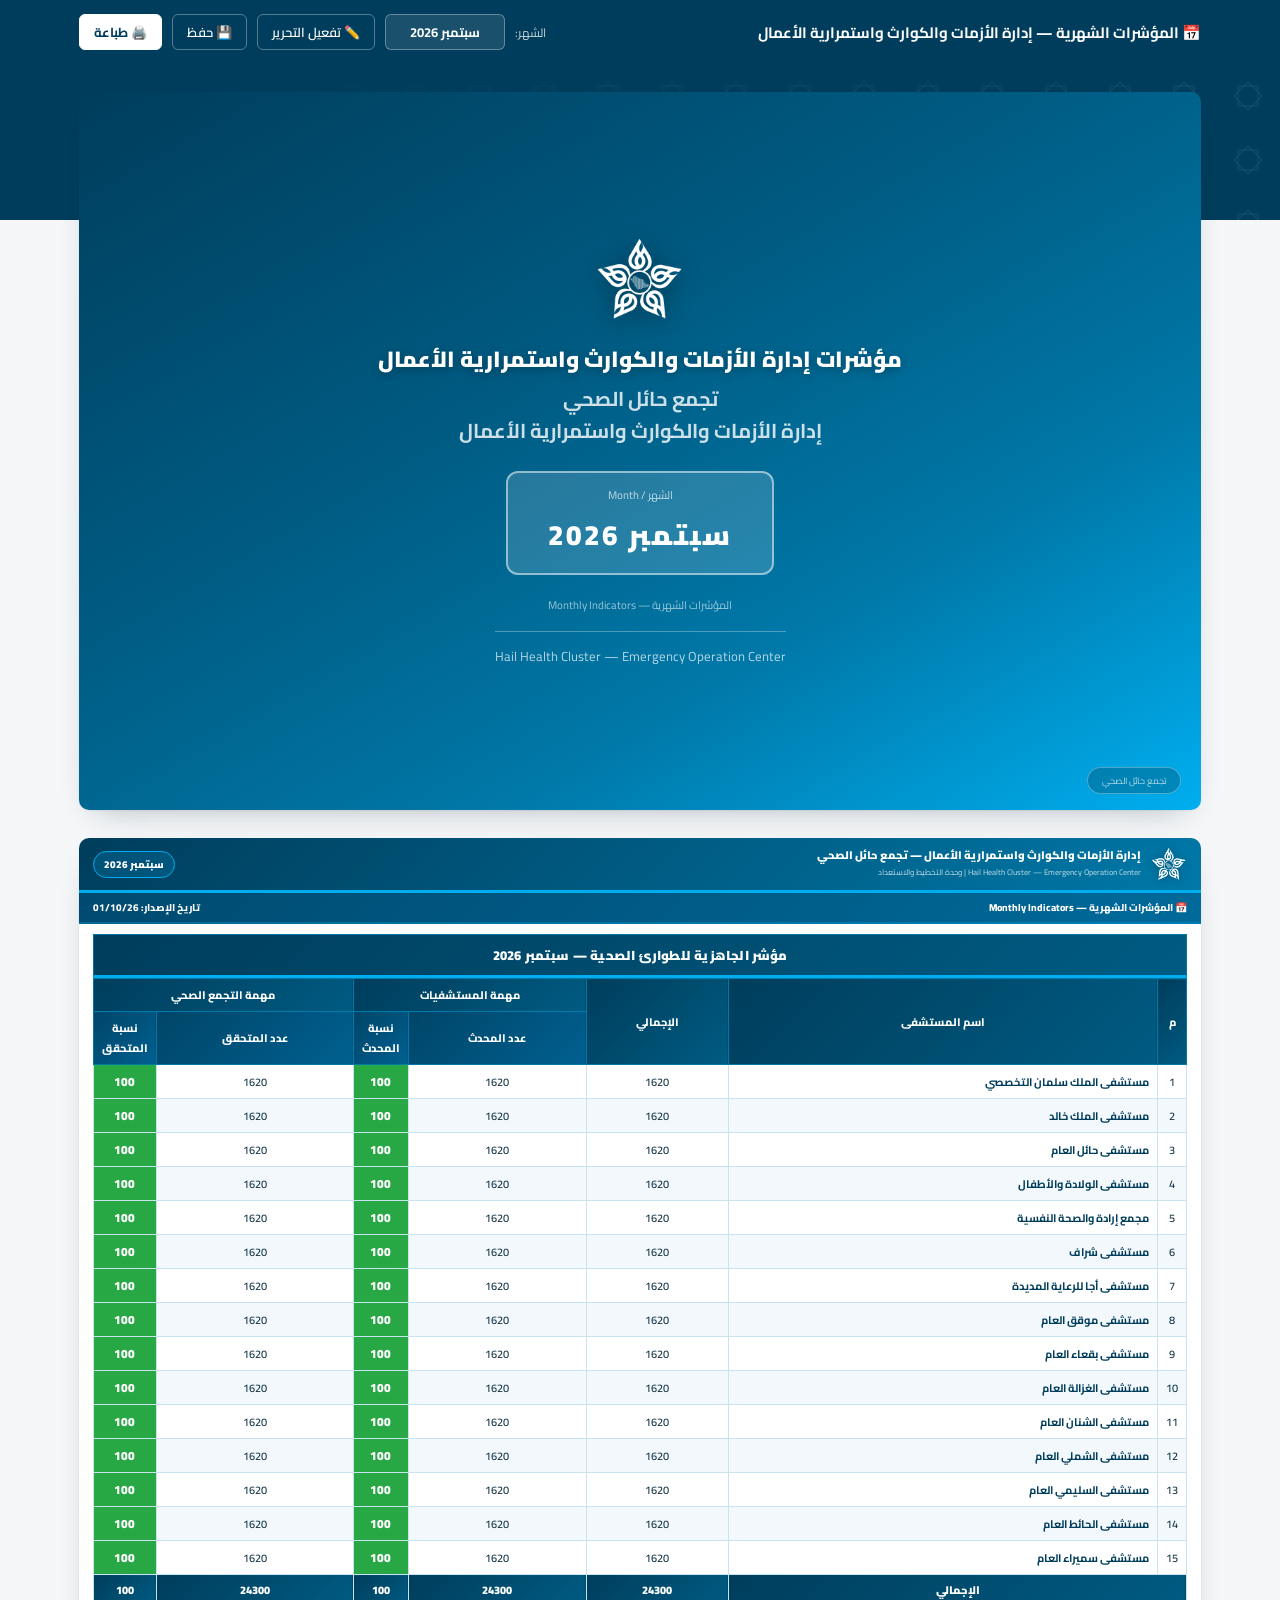
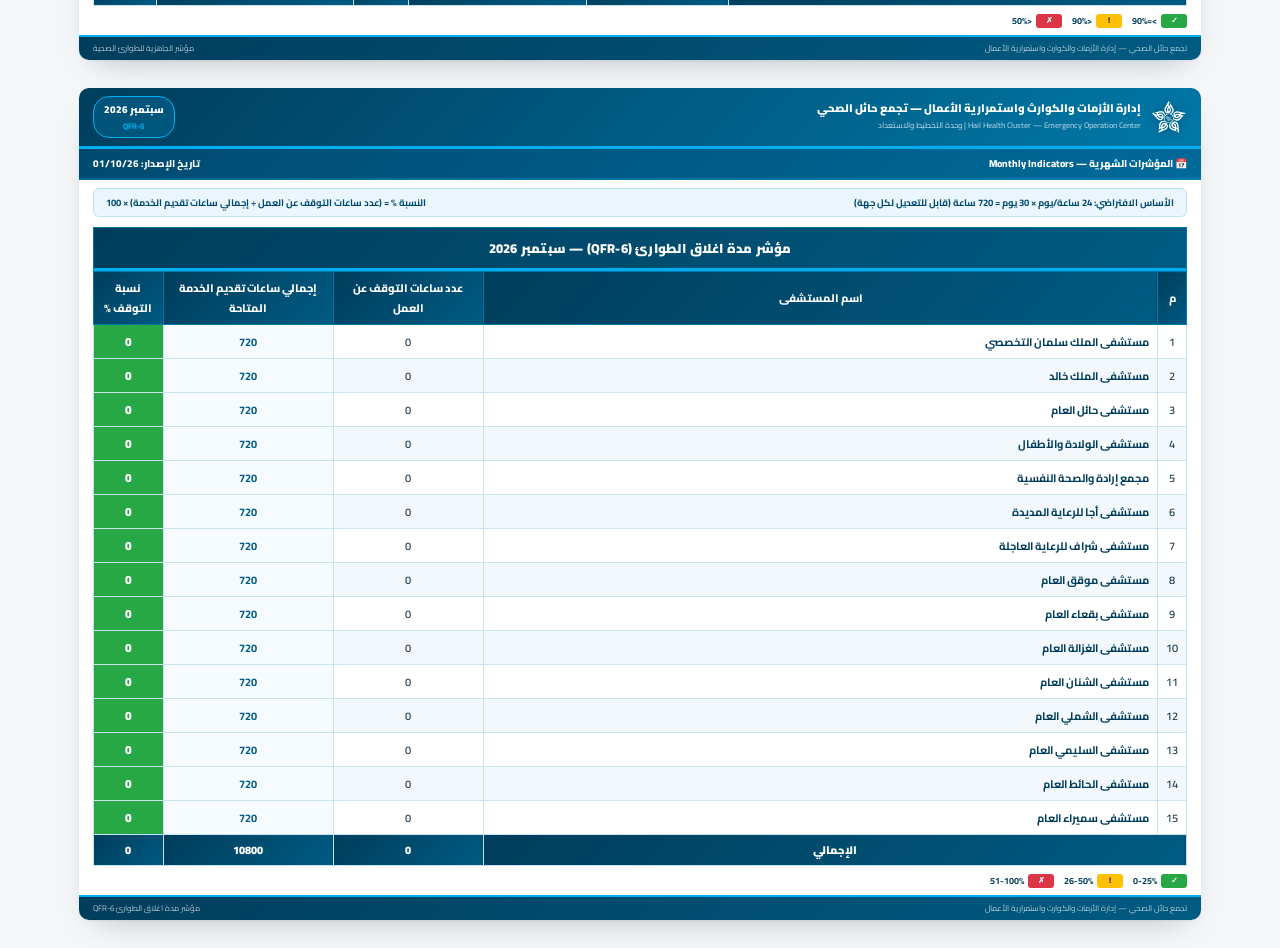
<file: monthly-readiness-qfr6-2026.html>
<!DOCTYPE html>
<html lang="ar" dir="rtl">
<head>
<meta charset="UTF-8"/>
<!-- الوضع الفاتح/الداكن من اختيار اللوحة نفسه، قبل أي رسم لتجنّب الوميض -->
<script>try{document.documentElement.setAttribute("data-theme",localStorage.getItem("hh_theme")||(matchMedia("(prefers-color-scheme: dark)").matches?"dark":"light"));}catch(e){}</script>
<meta name="viewport" content="width=device-width,initial-scale=1.0"/>
<title>المؤشرات الشهرية — الجاهزية للطوارئ و QFR-6 — إدارة الأزمات والكوارث واستمرارية الأعمال</title>
<link rel="stylesheet" href="css/00-fonts.css"/>
<style>
*{box-sizing:border-box;margin:0;padding:0;}
body{font-family:'Cairo',sans-serif;}

/* ═══ TOOLBAR ═══ */
.toolbar{
  position:sticky;top:0;z-index:999;
  background:linear-gradient(135deg,#002A40,#003D5C);
  border-bottom:3px solid #00AEEF;
  padding:8px 16px;display:flex;align-items:center;gap:10px;flex-wrap:wrap;
}
.tb-title{color:#fff;font-size:13px;font-weight:900;flex:1;}
.tb-period{background:rgba(255,255,255,.1);border:1px solid rgba(0,174,239,.5);
  color:#00AEEF;font-size:12px;font-weight:800;padding:4px 10px;border-radius:6px;
  min-width:100px;text-align:center;font-family:'Cairo',sans-serif;
  appearance:none;-webkit-appearance:none;cursor:pointer;}
.tb-period:focus{outline:2px solid #00AEEF;background:rgba(255,255,255,.15);}
.tb-period option{background:#003D5C;color:#fff;}
.tb-btn{padding:6px 14px;border-radius:6px;border:none;cursor:pointer;font-family:'Cairo',sans-serif;font-size:11px;font-weight:800;}
.tb-btn.edit{background:#00AEEF;color:#fff;}
.tb-btn.edit.on{background:#ff9800;}
.tb-btn.save{background:#28a745;color:#fff;}
.tb-btn.print{background:#6c5ce7;color:#fff;}
.tb-hint{color:rgba(255,255,255,.6);font-size:10px;}

/* ═══ SCREEN ═══ */
@media screen{
  body{background:linear-gradient(150deg,#021A2C,#06304A,#074A66);min-height:100vh;}
  .page{width:297mm;margin:16px auto;background:#fff;border-radius:8px;
    box-shadow:0 8px 40px rgba(0,0,0,.4);overflow:hidden;page-break-after:always;}
}

/* ═══ PRINT ═══ */
@media print{
  .toolbar{display:none!important;}
  body{background:#fff;}
  /* fixed height + hidden overflow = every .page is exactly ONE physical
     sheet — this guarantees the PDF always has the same page count
     (cover + 2 tables = 3 pages). */
  .page{width:277mm;height:190mm;margin:0;border-radius:0;
    box-shadow:none;overflow:hidden;page-break-after:always;break-after:page;
    display:block;}
  .page:last-child{page-break-after:auto;break-after:auto;}
  table{width:100%;}
  thead{display:table-header-group;}
  /* tighten spacing a bit so the fixed 15-row tables always fit inside
     the single-page budget without needing to spill onto an extra page */
  table caption{padding:6px 10px!important;font-size:12px!important;}
  thead th{padding:4px 6px!important;font-size:10px!important;}
  tbody td{padding:3px 6px!important;font-size:10px!important;}
  .legend{margin-top:4px!important;}
  @page{size:A4 landscape;margin:10mm;}
}

/* ═══ COVER ═══ */
.cover-page{
  display:flex;flex-direction:column;align-items:center;justify-content:center;
  background:linear-gradient(150deg,#003D5C 0%,#005B82 40%,#0078A8 70%,#00AEEF 100%);
  color:#fff;text-align:center;padding:30px;min-height:190mm;
  position:relative;
}
.cover-logo{width:90px;height:90px;object-fit:contain;margin-bottom:20px;
  filter:drop-shadow(0 4px 12px rgba(0,0,0,.4));}
.cover-main-title{font-size:22px;font-weight:900;line-height:1.4;
  text-shadow:0 2px 8px rgba(0,0,0,.3);margin-bottom:8px;}
.cover-sub{font-size:20px;font-weight:700;color:rgba(255,255,255,.8);margin-bottom:24px;line-height:1.6;}
.cover-period-box{
  background:rgba(255,255,255,.15);border:2px solid rgba(255,255,255,.5);
  border-radius:12px;padding:12px 40px;margin-bottom:20px;
}
.cover-period-label{font-size:11px;color:rgba(255,255,255,.7);margin-bottom:4px;}
.cover-period-val{font-size:28px;font-weight:900;letter-spacing:2px;}
.cover-org{font-size:13px;color:rgba(255,255,255,.7);margin-top:16px;
  border-top:1px solid rgba(255,255,255,.3);padding-top:12px;}
.cover-badge{
  position:absolute;bottom:16px;right:20px;
  background:rgba(0,0,0,.2);border:1px solid rgba(255,255,255,.3);
  border-radius:20px;padding:4px 14px;font-size:9px;color:rgba(255,255,255,.7);
}

/* ═══ DOC HEADER ═══ */
.doc-hdr{
  background:linear-gradient(135deg,#003D5C,#005B82,#0078A8);
  border-bottom:3px solid #00AEEF;
  padding:8px 14px;display:flex;align-items:center;gap:10px;flex-shrink:0;
}
.doc-hdr-logo{width:36px;height:36px;object-fit:contain;filter:drop-shadow(0 1px 4px rgba(0,0,0,.3));}
.doc-hdr-main{color:#fff;font-size:11px;font-weight:900;line-height:1.3;}
.doc-hdr-sub{color:rgba(255,255,255,.65);font-size:8px;font-weight:600;margin-top:2px;}
.doc-hdr-badge{
  background:rgba(0,174,239,.18);border:1.5px solid #00AEEF;border-radius:16px;
  padding:3px 10px;text-align:center;flex-shrink:0;
}
.doc-hdr-badge-main{color:#fff;font-size:10px;font-weight:900;}
.doc-hdr-badge-sub{color:#00AEEF;font-size:8px;font-weight:700;}

/* ═══ TITLE BAR ═══ */
.title-bar{
  background:linear-gradient(135deg,#004A70,#006A9A);
  color:#fff;font-size:10px;font-weight:800;
  padding:5px 14px;border-bottom:2px solid rgba(0,174,239,.3);
  display:flex;justify-content:space-between;align-items:center;flex-shrink:0;
}

/* ═══ TABLE AREA ═══ */
.tbl-area{flex:1;padding:10px 14px 6px;display:flex;flex-direction:column;}

table{width:100%;border-collapse:collapse;font-family:'Cairo',sans-serif;}
table caption{
  background:linear-gradient(135deg,#003D5C,#005B82);color:#fff;
  font-size:13px;font-weight:900;padding:8px 12px;text-align:center;
  border:1px solid #0078A8;border-bottom:3px solid #00AEEF;letter-spacing:.2px;
}
thead th{
  background:linear-gradient(135deg,#003D5C,#005B82);color:#fff;
  font-weight:800;padding:6px 8px;text-align:center;
  border:1px solid #0078A8;font-size:11px;
}
thead th.sub{background:linear-gradient(135deg,#004568,#006090)!important;}
tbody tr:nth-child(even) td{background:#F2F8FC;}
tbody tr:nth-child(odd) td{background:#fff;}
tbody td{
  border:1px solid #C8E4F0;padding:5px 8px;
  text-align:center;font-size:11px;color:#1A3A4A;font-weight:600;
}
td.hosp{text-align:right;font-weight:700;color:#003D5C;}
td.num{min-width:40px;}
td.pct{font-weight:900;font-size:12px;}
td.pct.g{background:#28a745!important;color:#fff!important;}
td.pct.y{background:#ffc107!important;color:#1a1a1a!important;}
td.pct.r{background:#dc3545!important;color:#fff!important;}
tr.total-row td{background:linear-gradient(135deg,#003D5C,#005B82)!important;color:#fff!important;font-weight:900!important;}

/* editable */
.edit-mode [contenteditable="true"]{
  outline:1.5px dashed #00AEEF;background:rgba(0,174,239,.06)!important;cursor:text;
}
.edit-mode [contenteditable="true"]:focus{outline:2px solid #0078A8;background:rgba(0,120,168,.1)!important;}
[contenteditable="true"]{outline:none;cursor:default;}

/* ═══ LEGEND ═══ */
.legend{display:flex;gap:10px;margin-top:6px;align-items:center;flex-shrink:0;}
.leg-item{display:flex;align-items:center;gap:4px;font-size:9px;font-weight:700;color:#003D5C;}
.leg-box{width:26px;height:14px;border-radius:3px;display:flex;align-items:center;justify-content:center;color:#fff;font-size:8px;font-weight:900;}

/* ═══ FOOTER ═══ */
.doc-footer{
  background:linear-gradient(135deg,#003D5C,#005B82);
  color:rgba(255,255,255,.7);font-size:8px;
  padding:4px 14px;display:flex;justify-content:space-between;
  border-top:2px solid #00AEEF;flex-shrink:0;
}

/* ═══ BASIS NOTE (QFR-6) ═══ */
.basis-note{
  background:#EAF6FC;border:1px solid #B7E3F5;border-radius:6px;
  padding:5px 12px;margin:8px 14px 0;font-size:9.5px;font-weight:700;
  color:#004A70;display:flex;justify-content:space-between;flex-shrink:0;
}
td.base{font-weight:700;color:#005B82;background:#F5FBFE!important;}
</style>
<!-- لغة اللوحة على الشاشة فقط؛ الطباعة كما هي -->
<link rel="stylesheet" href="css/11-pages.css"/>
</head>
<body class="hh-doc hh-ind">

<!-- TOOLBAR -->
<div class="toolbar">
  <div class="tb-title">📅 المؤشرات الشهرية — إدارة الأزمات والكوارث واستمرارية الأعمال</div>
  <span class="tb-hint">الشهر:</span>
  <select class="tb-period" id="tb-period">
    <option value="يناير 2026">يناير 2026</option>
    <option value="فبراير 2026">فبراير 2026</option>
    <option value="مارس 2026">مارس 2026</option>
    <option value="أبريل 2026">أبريل 2026</option>
    <option value="مايو 2026">مايو 2026</option>
    <option value="يونيو 2026">يونيو 2026</option>
    <option value="يوليو 2026">يوليو 2026</option>
    <option value="أغسطس 2026">أغسطس 2026</option>
    <option value="سبتمبر 2026" selected>سبتمبر 2026</option>
    <option value="أكتوبر 2026">أكتوبر 2026</option>
    <option value="نوفمبر 2026">نوفمبر 2026</option>
    <option value="ديسمبر 2026">ديسمبر 2026</option>
  </select>
  <button class="tb-btn edit" id="editBtn" onclick="toggleEdit()">✏️ تفعيل التحرير</button>
  <button class="tb-btn save" onclick="saveData()">💾 حفظ</button>
  <button class="tb-btn print" onclick="window.print()">🖨️ طباعة</button>
</div>

<!-- PAGE 1 — COVER -->
<div class="page cover-page" style="position:relative;">
  <img src="logo-white.png" class="cover-logo" alt=""/>
  <div class="cover-main-title" id="cover-title" contenteditable="false">مؤشرات إدارة الأزمات والكوارث واستمرارية الأعمال</div>
  <div class="cover-sub">تجمع حائل الصحي<br>إدارة الأزمات والكوارث واستمرارية الأعمال</div>
  <div class="cover-period-box">
    <div class="cover-period-label">الشهر / Month</div>
    <div class="cover-period-val" id="cover-period" contenteditable="false">سبتمبر 2026</div>
  </div>
  <div style="color:rgba(255,255,255,.6);font-size:11px;">المؤشرات الشهرية — Monthly Indicators</div>
  <div class="cover-org">Hail Health Cluster — Emergency Operation Center</div>
  <div class="cover-badge">تجمع حائل الصحي</div>
</div>

<!-- PAGE 2 — الجاهزية للطوارئ الصحية (شهري) -->
<div class="page" id="page-readiness">
  <div class="doc-hdr">
    <img src="logo-white.png" class="doc-hdr-logo" alt=""/>
    <div style="flex:1;">
      <div class="doc-hdr-main">إدارة الأزمات والكوارث واستمرارية الأعمال — تجمع حائل الصحي</div>
      <div class="doc-hdr-sub">Hail Health Cluster — Emergency Operation Center | وحدة التخطيط والاستعداد</div>
    </div>
    <div class="doc-hdr-badge">
      <div class="doc-hdr-badge-main" id="hdr-period-1" contenteditable="false">سبتمبر 2026</div>
    </div>
  </div>
  <div class="title-bar">
    <span>📅 المؤشرات الشهرية — Monthly Indicators</span>
    <span>تاريخ الإصدار: <span id="date-1" contenteditable="false">01/10/26</span></span>
  </div>
  <div class="tbl-area">
    <table id="tbl-readiness">
      <caption>مؤشر الجاهزية للطوارئ الصحية — <span class="fp">سبتمبر 2026</span></caption>
      <thead>
        <tr>
          <th rowspan="2" style="width:28px;">م</th>
          <th rowspan="2">اسم المستشفى</th>
          <th rowspan="2">الإجمالي</th>
          <th colspan="2">مهمة المستشفيات</th>
          <th colspan="2">مهمة التجمع الصحي</th>
        </tr>
        <tr>
          <th class="sub">عدد المحدث</th>
          <th class="sub" style="width:55px;">نسبة المحدث</th>
          <th class="sub">عدد المتحقق</th>
          <th class="sub" style="width:55px;">نسبة المتحقق</th>
        </tr>
      </thead>
      <tbody id="body-readiness">
        <tr><td>1</td><td class="hosp" contenteditable="false">مستشفى الملك سلمان التخصصي</td><td class="num" contenteditable="false">1620</td><td class="num" contenteditable="false">1620</td><td class="pct g">100</td><td class="num" contenteditable="false">1620</td><td class="pct g">100</td></tr>
        <tr><td>2</td><td class="hosp" contenteditable="false">مستشفى الملك خالد</td><td class="num" contenteditable="false">1620</td><td class="num" contenteditable="false">1620</td><td class="pct g">100</td><td class="num" contenteditable="false">1620</td><td class="pct g">100</td></tr>
        <tr><td>3</td><td class="hosp" contenteditable="false">مستشفى حائل العام</td><td class="num" contenteditable="false">1620</td><td class="num" contenteditable="false">1620</td><td class="pct g">100</td><td class="num" contenteditable="false">1620</td><td class="pct g">100</td></tr>
        <tr><td>4</td><td class="hosp" contenteditable="false">مستشفى الولادة والأطفال</td><td class="num" contenteditable="false">1620</td><td class="num" contenteditable="false">1620</td><td class="pct g">100</td><td class="num" contenteditable="false">1620</td><td class="pct g">100</td></tr>
        <tr><td>5</td><td class="hosp" contenteditable="false">مجمع إرادة والصحة النفسية</td><td class="num" contenteditable="false">1620</td><td class="num" contenteditable="false">1620</td><td class="pct g">100</td><td class="num" contenteditable="false">1620</td><td class="pct g">100</td></tr>
        <tr><td>6</td><td class="hosp" contenteditable="false">مستشفى شراف</td><td class="num" contenteditable="false">1620</td><td class="num" contenteditable="false">1620</td><td class="pct g">100</td><td class="num" contenteditable="false">1620</td><td class="pct g">100</td></tr>
        <tr><td>7</td><td class="hosp" contenteditable="false">مستشفى أجا للرعاية المديدة</td><td class="num" contenteditable="false">1620</td><td class="num" contenteditable="false">1620</td><td class="pct g">100</td><td class="num" contenteditable="false">1620</td><td class="pct g">100</td></tr>
        <tr><td>8</td><td class="hosp" contenteditable="false">مستشفى موقق العام</td><td class="num" contenteditable="false">1620</td><td class="num" contenteditable="false">1620</td><td class="pct g">100</td><td class="num" contenteditable="false">1620</td><td class="pct g">100</td></tr>
        <tr><td>9</td><td class="hosp" contenteditable="false">مستشفى بقعاء العام</td><td class="num" contenteditable="false">1620</td><td class="num" contenteditable="false">1620</td><td class="pct g">100</td><td class="num" contenteditable="false">1620</td><td class="pct g">100</td></tr>
        <tr><td>10</td><td class="hosp" contenteditable="false">مستشفى الغزالة العام</td><td class="num" contenteditable="false">1620</td><td class="num" contenteditable="false">1620</td><td class="pct g">100</td><td class="num" contenteditable="false">1620</td><td class="pct g">100</td></tr>
        <tr><td>11</td><td class="hosp" contenteditable="false">مستشفى الشنان العام</td><td class="num" contenteditable="false">1620</td><td class="num" contenteditable="false">1620</td><td class="pct g">100</td><td class="num" contenteditable="false">1620</td><td class="pct g">100</td></tr>
        <tr><td>12</td><td class="hosp" contenteditable="false">مستشفى الشملي العام</td><td class="num" contenteditable="false">1620</td><td class="num" contenteditable="false">1620</td><td class="pct g">100</td><td class="num" contenteditable="false">1620</td><td class="pct g">100</td></tr>
        <tr><td>13</td><td class="hosp" contenteditable="false">مستشفى السليمي العام</td><td class="num" contenteditable="false">1620</td><td class="num" contenteditable="false">1620</td><td class="pct g">100</td><td class="num" contenteditable="false">1620</td><td class="pct g">100</td></tr>
        <tr><td>14</td><td class="hosp" contenteditable="false">مستشفى الحائط العام</td><td class="num" contenteditable="false">1620</td><td class="num" contenteditable="false">1620</td><td class="pct g">100</td><td class="num" contenteditable="false">1620</td><td class="pct g">100</td></tr>
        <tr><td>15</td><td class="hosp" contenteditable="false">مستشفى سميراء العام</td><td class="num" contenteditable="false">1620</td><td class="num" contenteditable="false">1620</td><td class="pct g">100</td><td class="num" contenteditable="false">1620</td><td class="pct g">100</td></tr>
        <tr class="total-row"><td colspan="2">الإجمالي</td><td id="tot-rd-0">24300</td><td id="tot-rd-1">24300</td><td>100</td><td id="tot-rd-2">24300</td><td>100</td></tr>
      </tbody>
    </table>
    <div class="legend">
      <div class="leg-item"><div class="leg-box" style="background:#28a745;">✓</div> &gt;=90%</div>
      <div class="leg-item"><div class="leg-box" style="background:#ffc107;color:#333;">!</div> &lt;90%</div>
      <div class="leg-item"><div class="leg-box" style="background:#dc3545;">✗</div> &lt;50%</div>
    </div>
  </div>
  <div class="doc-footer">
    <span>تجمع حائل الصحي — إدارة الأزمات والكوارث واستمرارية الأعمال</span>
    <span>مؤشر الجاهزية للطوارئ الصحية</span>
  </div>
</div>

<!-- PAGE 3 — مدة اغلاق الطوارئ QFR-6 -->
<div class="page" id="page-qfr6">
  <div class="doc-hdr">
    <img src="logo-white.png" class="doc-hdr-logo" alt=""/>
    <div style="flex:1;">
      <div class="doc-hdr-main">إدارة الأزمات والكوارث واستمرارية الأعمال — تجمع حائل الصحي</div>
      <div class="doc-hdr-sub">Hail Health Cluster — Emergency Operation Center | وحدة التخطيط والاستعداد</div>
    </div>
    <div class="doc-hdr-badge">
      <div class="doc-hdr-badge-main" id="hdr-period-2" contenteditable="false">سبتمبر 2026</div>
      <div class="doc-hdr-badge-sub">QFR-6</div>
    </div>
  </div>
  <div class="title-bar">
    <span>📅 المؤشرات الشهرية — Monthly Indicators</span>
    <span>تاريخ الإصدار: <span id="date-2" contenteditable="false">01/10/26</span></span>
  </div>
  <div class="basis-note">
    <span>الأساس الافتراضي: 24 ساعة/يوم × <b id="base-days">30</b> يوم = <b id="base-hours">720</b> ساعة (قابل للتعديل لكل جهة)</span>
    <span>النسبة % = (عدد ساعات التوقف عن العمل ÷ إجمالي ساعات تقديم الخدمة) × 100</span>
  </div>
  <div class="tbl-area">
    <table id="tbl-qfr6">
      <caption>مؤشر مدة اغلاق الطوارئ (QFR-6) — <span class="fp">سبتمبر 2026</span></caption>
      <thead>
        <tr>
          <th style="width:28px;">م</th>
          <th>اسم المستشفى</th>
          <th style="width:150px;">عدد ساعات التوقف عن العمل</th>
          <th style="width:170px;">إجمالي ساعات تقديم الخدمة المتاحة</th>
          <th style="width:70px;">نسبة التوقف %</th>
        </tr>
      </thead>
      <tbody id="body-qfr6">
        <tr><td>1</td><td class="hosp" contenteditable="false">مستشفى الملك سلمان التخصصي</td><td class="num" contenteditable="false">0</td><td class="base" contenteditable="false">720</td><td class="pct g">0</td></tr>
        <tr><td>2</td><td class="hosp" contenteditable="false">مستشفى الملك خالد</td><td class="num" contenteditable="false">0</td><td class="base" contenteditable="false">720</td><td class="pct g">0</td></tr>
        <tr><td>3</td><td class="hosp" contenteditable="false">مستشفى حائل العام</td><td class="num" contenteditable="false">0</td><td class="base" contenteditable="false">720</td><td class="pct g">0</td></tr>
        <tr><td>4</td><td class="hosp" contenteditable="false">مستشفى الولادة والأطفال</td><td class="num" contenteditable="false">0</td><td class="base" contenteditable="false">720</td><td class="pct g">0</td></tr>
        <tr><td>5</td><td class="hosp" contenteditable="false">مجمع إرادة والصحة النفسية</td><td class="num" contenteditable="false">0</td><td class="base" contenteditable="false">720</td><td class="pct g">0</td></tr>
        <tr><td>6</td><td class="hosp" contenteditable="false">مستشفى أجا للرعاية المديدة</td><td class="num" contenteditable="false">0</td><td class="base" contenteditable="false">720</td><td class="pct g">0</td></tr>
        <tr><td>7</td><td class="hosp" contenteditable="false">مستشفى شراف للرعاية العاجلة</td><td class="num" contenteditable="false">0</td><td class="base" contenteditable="false">720</td><td class="pct g">0</td></tr>
        <tr><td>8</td><td class="hosp" contenteditable="false">مستشفى موقق العام</td><td class="num" contenteditable="false">0</td><td class="base" contenteditable="false">720</td><td class="pct g">0</td></tr>
        <tr><td>9</td><td class="hosp" contenteditable="false">مستشفى بقعاء العام</td><td class="num" contenteditable="false">0</td><td class="base" contenteditable="false">720</td><td class="pct g">0</td></tr>
        <tr><td>10</td><td class="hosp" contenteditable="false">مستشفى الغزالة العام</td><td class="num" contenteditable="false">0</td><td class="base" contenteditable="false">720</td><td class="pct g">0</td></tr>
        <tr><td>11</td><td class="hosp" contenteditable="false">مستشفى الشنان العام</td><td class="num" contenteditable="false">0</td><td class="base" contenteditable="false">720</td><td class="pct g">0</td></tr>
        <tr><td>12</td><td class="hosp" contenteditable="false">مستشفى الشملي العام</td><td class="num" contenteditable="false">0</td><td class="base" contenteditable="false">720</td><td class="pct g">0</td></tr>
        <tr><td>13</td><td class="hosp" contenteditable="false">مستشفى السليمي العام</td><td class="num" contenteditable="false">0</td><td class="base" contenteditable="false">720</td><td class="pct g">0</td></tr>
        <tr><td>14</td><td class="hosp" contenteditable="false">مستشفى الحائط العام</td><td class="num" contenteditable="false">0</td><td class="base" contenteditable="false">720</td><td class="pct g">0</td></tr>
        <tr><td>15</td><td class="hosp" contenteditable="false">مستشفى سميراء العام</td><td class="num" contenteditable="false">0</td><td class="base" contenteditable="false">720</td><td class="pct g">0</td></tr>
        <tr class="total-row"><td colspan="2">الإجمالي</td><td id="tot-qfr-1">0</td><td id="tot-qfr-2">10800</td><td id="tot-qfr-3">0</td></tr>
      </tbody>
    </table>
    <div class="legend">
      <div class="leg-item"><div class="leg-box" style="background:#28a745;">✓</div> 0-25%</div>
      <div class="leg-item"><div class="leg-box" style="background:#ffc107;color:#333;">!</div> 26-50%</div>
      <div class="leg-item"><div class="leg-box" style="background:#dc3545;">✗</div> 51-100%</div>
    </div>
  </div>
  <div class="doc-footer">
    <span>تجمع حائل الصحي — إدارة الأزمات والكوارث واستمرارية الأعمال</span>
    <span>مؤشر مدة اغلاق الطوارئ QFR-6</span>
  </div>
</div>

<script>
var STORE_KEY = 'monthly-readiness-qfr6';
var MONTHS = ['يناير','فبراير','مارس','أبريل','مايو','يونيو','يوليو','أغسطس','سبتمبر','أكتوبر','نوفمبر','ديسمبر'];
var editMode = false;
var currentBase = 720;

function monthBase(val){
  var m = MONTHS.indexOf(val.replace(/\s*\d{4}\s*$/,'').trim());
  var y = parseInt((val.match(/\d{4}/)||[2026])[0],10);
  var days = m<0 ? 30 : new Date(y, m+1, 0).getDate();
  return {days:days, hours:days*24};
}

function toggleEdit(){
  editMode = !editMode;
  var btn = document.getElementById('editBtn');
  btn.textContent = editMode ? '🔒 إيقاف التحرير' : '✏️ تفعيل التحرير';
  btn.className = editMode ? 'tb-btn edit on' : 'tb-btn edit';
  document.body.className = editMode ? 'edit-mode' : '';
  document.querySelectorAll('.hosp, .num, .base, [id^="date-"], [id^="cover-"], [id^="hdr-period"]')
    .forEach(function(el){ el.contentEditable = editMode ? 'true' : 'false'; });
}

/* recalc on any edit (delegated — no duplicate listeners) */
document.addEventListener('input', function(e){
  if(e.target.closest && e.target.closest('tbody')) calcAll();
});

/* apply period label everywhere; adjust QFR-6 base hours to the month's days
   (only for rows still at the previous default — manual values are kept) */
function applyPeriod(val, adjustBase){
  document.getElementById('cover-period').innerText = val;
  ['hdr-period-1','hdr-period-2'].forEach(function(id){ document.getElementById(id).innerText = val; });
  document.querySelectorAll('.fp').forEach(function(el){ el.innerText = val; });
  var b = monthBase(val);
  document.getElementById('base-days').innerText = b.days;
  document.getElementById('base-hours').innerText = b.hours;
  if(adjustBase){
    document.querySelectorAll('#body-qfr6 td.base').forEach(function(td){
      if((parseFloat(td.innerText)||0) === currentBase) td.innerText = b.hours;
    });
  }
  currentBase = b.hours;
}
function syncPeriod(){ applyPeriod(document.getElementById('tb-period').value, true); calcAll(); }

function getPct(c,t){ var cv=parseFloat(c)||0, tv=parseFloat(t)||0; if(tv===0) return 100; return Math.round((cv/tv)*100); }
function readyClass(p){ return p>=90?'g': p>=50?'y':'r'; }
function qfrClass(p){ return p<=25?'g': p<=50?'y':'r'; }

function calcAll(){
  // readiness
  var body=document.getElementById('body-readiness'), s0=0,s1=0,s2=0;
  body.querySelectorAll('tr:not(.total-row)').forEach(function(tr){
    var n=tr.querySelectorAll('.num'), pc=tr.querySelectorAll('.pct');
    var a=parseFloat(n[0].innerText)||0, b=parseFloat(n[1].innerText)||0, c=parseFloat(n[2].innerText)||0;
    s0+=a; s1+=b; s2+=c;
    var p1=getPct(b,a), p2=getPct(c,a);
    pc[0].innerText=p1; pc[0].className='pct '+readyClass(p1);
    pc[1].innerText=p2; pc[1].className='pct '+readyClass(p2);
  });
  var tds=body.querySelector('.total-row').querySelectorAll('td');
  tds[1].innerText=s0; tds[2].innerText=s1; tds[3].innerText=getPct(s1,s0);
  tds[4].innerText=s2; tds[5].innerText=getPct(s2,s0);
  // qfr6
  var fb=document.getElementById('body-qfr6'), sS=0, sT=0;
  fb.querySelectorAll('tr:not(.total-row)').forEach(function(tr){
    var stop=parseFloat(tr.querySelector('.num').innerText)||0;
    var tot=parseFloat(tr.querySelector('.base').innerText)||0;
    sS+=stop; sT+=tot;
    var p=tot>0?Math.round((stop/tot)*100):0, td=tr.querySelector('.pct');
    td.innerText=p; td.className='pct '+qfrClass(p);
  });
  document.getElementById('tot-qfr-1').innerText=sS;
  document.getElementById('tot-qfr-2').innerText=sT;
  document.getElementById('tot-qfr-3').innerText=sT?Math.round((sS/sT)*100):0;
}

function saveData(){
  var d={period:document.getElementById('tb-period').value, base:currentBase};
  ['date-1','date-2','cover-title'].forEach(function(id){ d[id]=document.getElementById(id).innerText; });
  d.readiness=[]; document.querySelectorAll('#body-readiness tr:not(.total-row)').forEach(function(tr){
    var n=tr.querySelectorAll('.num');
    d.readiness.push([tr.querySelector('.hosp').innerText, n[0].innerText, n[1].innerText, n[2].innerText]);
  });
  d.qfr=[]; document.querySelectorAll('#body-qfr6 tr:not(.total-row)').forEach(function(tr){
    d.qfr.push([tr.querySelector('.hosp').innerText, tr.querySelector('.num').innerText, tr.querySelector('.base').innerText]);
  });
  // نحفظ نسخة لكل شهر + آخر شهر محفوظ
  localStorage.setItem(STORE_KEY+'::'+d.period, JSON.stringify(d));
  localStorage.setItem(STORE_KEY+'::last', d.period);
  alert('✅ تم الحفظ بنجاح — '+d.period);
}

function fill(d){
  ['date-1','date-2','cover-title'].forEach(function(id){ if(d[id]) document.getElementById(id).innerText=d[id]; });
  var rr=document.querySelectorAll('#body-readiness tr:not(.total-row)');
  (d.readiness||[]).forEach(function(r,i){ if(!rr[i]) return; var n=rr[i].querySelectorAll('.num');
    rr[i].querySelector('.hosp').innerText=r[0]; n[0].innerText=r[1]; n[1].innerText=r[2]; n[2].innerText=r[3]; });
  var fr=document.querySelectorAll('#body-qfr6 tr:not(.total-row)');
  (d.qfr||[]).forEach(function(r,i){ if(!fr[i]) return;
    fr[i].querySelector('.hosp').innerText=r[0]; fr[i].querySelector('.num').innerText=r[1]; fr[i].querySelector('.base').innerText=r[2]; });
}

function loadData(){
  var sel=document.getElementById('tb-period');
  var last=null; try{ last=localStorage.getItem(STORE_KEY+'::last'); }catch(e){}
  if(last) sel.value=last;
  var saved=null; try{ saved=localStorage.getItem(STORE_KEY+'::'+sel.value); }catch(e){}
  if(saved){ var d=JSON.parse(saved); currentBase=d.base||720; fill(d); applyPeriod(sel.value,false); }
  else { currentBase=720; applyPeriod(sel.value,true); }
  calcAll();
}

/* switching month: load that month's saved data if it exists */
function onPeriodChange(){
  var sel=document.getElementById('tb-period'), saved=null;
  try{ saved=localStorage.getItem(STORE_KEY+'::'+sel.value); }catch(e){}
  if(saved){ var d=JSON.parse(saved); fill(d); currentBase=d.base||currentBase; applyPeriod(sel.value,false); calcAll(); }
  else syncPeriod();
}

window.addEventListener('DOMContentLoaded', function(){
  loadData();
  document.getElementById('tb-period').addEventListener('change', onPeriodChange);
});
</script>
</body>
</html>
</file>
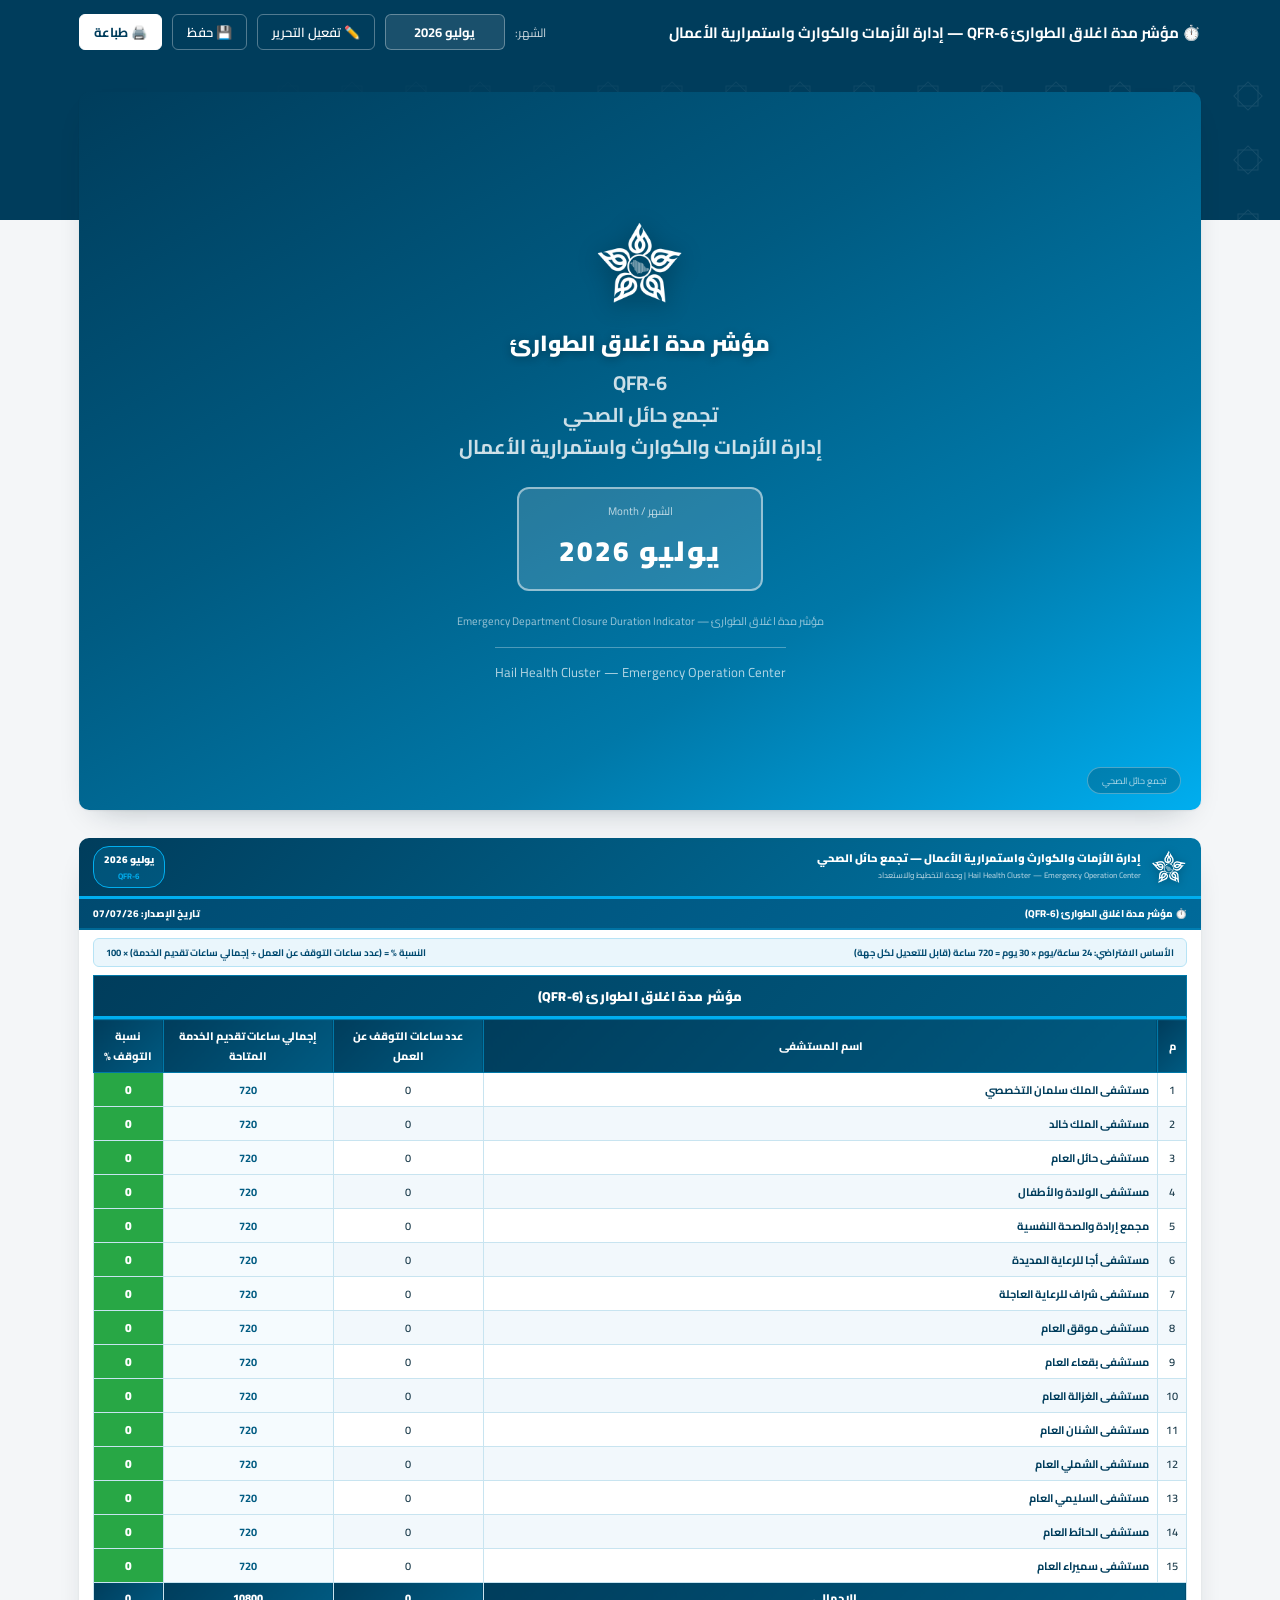
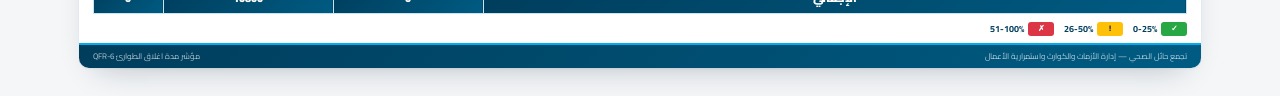
<file: qfr6-emergency-closure-2026-07.html>
<!DOCTYPE html>
<html lang="ar" dir="rtl">
<head>
<meta charset="UTF-8"/>
<!-- الوضع الفاتح/الداكن من اختيار اللوحة نفسه، قبل أي رسم لتجنّب الوميض -->
<script>try{document.documentElement.setAttribute("data-theme",localStorage.getItem("hh_theme")||(matchMedia("(prefers-color-scheme: dark)").matches?"dark":"light"));}catch(e){}</script>
<meta name="viewport" content="width=device-width,initial-scale=1.0"/>
<title>مؤشر مدة اغلاق الطوارئ QFR-6 — إدارة الأزمات والكوارث واستمرارية الأعمال</title>
<link rel="stylesheet" href="css/00-fonts.css"/>
<style>
*{box-sizing:border-box;margin:0;padding:0;}
body{font-family:'Cairo',sans-serif;}

/* ═══ TOOLBAR ═══ */
.toolbar{
  position:sticky;top:0;z-index:999;
  background:linear-gradient(135deg,#002A40,#003D5C);
  border-bottom:3px solid #00AEEF;
  padding:8px 16px;display:flex;align-items:center;gap:10px;flex-wrap:wrap;
}
.tb-title{color:#fff;font-size:13px;font-weight:900;flex:1;}
.tb-period{background:rgba(255,255,255,.1);border:1px solid rgba(0,174,239,.5);
  color:#00AEEF;font-size:12px;font-weight:800;padding:4px 10px;border-radius:6px;
  min-width:100px;text-align:center;font-family:'Cairo',sans-serif;
  appearance:none;-webkit-appearance:none;cursor:pointer;}
.tb-period:focus{outline:2px solid #00AEEF;background:rgba(255,255,255,.15);}
.tb-period option{background:#003D5C;color:#fff;}
.tb-btn{padding:6px 14px;border-radius:6px;border:none;cursor:pointer;font-family:'Cairo',sans-serif;font-size:11px;font-weight:800;}
.tb-btn.edit{background:#00AEEF;color:#fff;}
.tb-btn.edit.on{background:#ff9800;}
.tb-btn.save{background:#28a745;color:#fff;}
.tb-btn.print{background:#6c5ce7;color:#fff;}
.tb-hint{color:rgba(255,255,255,.6);font-size:10px;}

/* ═══ SCREEN ═══ */
@media screen{
  body{background:linear-gradient(150deg,#021A2C,#06304A,#074A66);min-height:100vh;}
  .page{width:297mm;margin:16px auto;background:#fff;border-radius:8px;
    box-shadow:0 8px 40px rgba(0,0,0,.4);overflow:hidden;page-break-after:always;}
}

/* ═══ PRINT ═══ */
@media print{
  .toolbar{display:none!important;}
  body{background:#fff;}
  .page{width:277mm;height:190mm;margin:0;border-radius:0;
    box-shadow:none;overflow:hidden;page-break-after:always;break-after:page;
    display:block;}
  .page:last-child{page-break-after:auto;break-after:auto;}
  table{width:100%;}
  thead{display:table-header-group;}
  table caption{padding:6px 10px!important;font-size:12px!important;}
  thead th{padding:4px 6px!important;font-size:10px!important;}
  tbody td{padding:3px 6px!important;font-size:10px!important;}
  .legend{margin-top:4px!important;}
  @page{size:A4 landscape;margin:10mm;}
}

/* ═══ COVER ═══ */
.cover-page{
  display:flex;flex-direction:column;align-items:center;justify-content:center;
  background:linear-gradient(150deg,#003D5C 0%,#005B82 40%,#0078A8 70%,#00AEEF 100%);
  color:#fff;text-align:center;padding:30px;min-height:190mm;
  position:relative;
}
.cover-logo{width:90px;height:90px;object-fit:contain;margin-bottom:20px;
  filter:drop-shadow(0 4px 12px rgba(0,0,0,.4));}
.cover-main-title{font-size:22px;font-weight:900;line-height:1.4;
  text-shadow:0 2px 8px rgba(0,0,0,.3);margin-bottom:8px;}
.cover-sub{font-size:20px;font-weight:700;color:rgba(255,255,255,.8);margin-bottom:24px;line-height:1.6;}
.cover-period-box{
  background:rgba(255,255,255,.15);border:2px solid rgba(255,255,255,.5);
  border-radius:12px;padding:12px 40px;margin-bottom:20px;
}
.cover-period-label{font-size:11px;color:rgba(255,255,255,.7);margin-bottom:4px;}
.cover-period-val{font-size:28px;font-weight:900;letter-spacing:2px;}
.cover-org{font-size:13px;color:rgba(255,255,255,.7);margin-top:16px;
  border-top:1px solid rgba(255,255,255,.3);padding-top:12px;}
.cover-badge{
  position:absolute;bottom:16px;right:20px;
  background:rgba(0,0,0,.2);border:1px solid rgba(255,255,255,.3);
  border-radius:20px;padding:4px 14px;font-size:9px;color:rgba(255,255,255,.7);
}

/* ═══ DOC HEADER ═══ */
.doc-hdr{
  background:linear-gradient(135deg,#003D5C,#005B82,#0078A8);
  border-bottom:3px solid #00AEEF;
  padding:8px 14px;display:flex;align-items:center;gap:10px;flex-shrink:0;
}
.doc-hdr-logo{width:36px;height:36px;object-fit:contain;filter:drop-shadow(0 1px 4px rgba(0,0,0,.3));}
.doc-hdr-main{color:#fff;font-size:11px;font-weight:900;line-height:1.3;}
.doc-hdr-sub{color:rgba(255,255,255,.65);font-size:8px;font-weight:600;margin-top:2px;}
.doc-hdr-badge{
  background:rgba(0,174,239,.18);border:1.5px solid #00AEEF;border-radius:16px;
  padding:3px 10px;text-align:center;flex-shrink:0;
}
.doc-hdr-badge-main{color:#fff;font-size:10px;font-weight:900;}
.doc-hdr-badge-sub{color:#00AEEF;font-size:8px;font-weight:700;}

/* ═══ TITLE BAR ═══ */
.title-bar{
  background:linear-gradient(135deg,#004A70,#006A9A);
  color:#fff;font-size:10px;font-weight:800;
  padding:5px 14px;border-bottom:2px solid rgba(0,174,239,.3);
  display:flex;justify-content:space-between;align-items:center;flex-shrink:0;
}

/* ═══ BASIS NOTE ═══ */
.basis-note{
  background:#EAF6FC;border:1px solid #B7E3F5;border-radius:6px;
  padding:5px 12px;margin:8px 14px 0;font-size:9.5px;font-weight:700;
  color:#004A70;display:flex;justify-content:space-between;flex-shrink:0;
}

/* ═══ TABLE AREA ═══ */
.tbl-area{flex:1;padding:8px 14px 6px;display:flex;flex-direction:column;}

table{width:100%;border-collapse:collapse;font-family:'Cairo',sans-serif;}
table caption{
  background:linear-gradient(135deg,#003D5C,#005B82);color:#fff;
  font-size:13px;font-weight:900;padding:8px 12px;text-align:center;
  border:1px solid #0078A8;border-bottom:3px solid #00AEEF;letter-spacing:.2px;
}
thead th{
  background:linear-gradient(135deg,#003D5C,#005B82);color:#fff;
  font-weight:800;padding:6px 8px;text-align:center;
  border:1px solid #0078A8;font-size:11px;
}
thead th.sub{background:linear-gradient(135deg,#004568,#006090)!important;}
tbody tr:nth-child(even) td{background:#F2F8FC;}
tbody tr:nth-child(odd) td{background:#fff;}
tbody td{
  border:1px solid #C8E4F0;padding:5px 8px;
  text-align:center;font-size:11px;color:#1A3A4A;font-weight:600;
}
td.hosp{text-align:right;font-weight:700;color:#003D5C;}
td.num{min-width:60px;}
td.base{font-weight:700;color:#005B82;background:#F5FBFE!important;}
td.pct{font-weight:900;font-size:12px;}
td.pct.g{background:#28a745!important;color:#fff!important;}
td.pct.y{background:#ffc107!important;color:#1a1a1a!important;}
td.pct.r{background:#dc3545!important;color:#fff!important;}
tr.total-row td{background:linear-gradient(135deg,#003D5C,#005B82)!important;color:#fff!important;font-weight:900!important;}

/* editable */
.edit-mode [contenteditable="true"]{
  outline:1.5px dashed #00AEEF;background:rgba(0,174,239,.06)!important;cursor:text;
}
.edit-mode [contenteditable="true"]:focus{outline:2px solid #0078A8;background:rgba(0,120,168,.1)!important;}
[contenteditable="true"]{outline:none;cursor:default;}

/* ═══ LEGEND ═══ */
.legend{display:flex;gap:10px;margin-top:6px;align-items:center;flex-shrink:0;}
.leg-item{display:flex;align-items:center;gap:4px;font-size:9px;font-weight:700;color:#003D5C;}
.leg-box{width:26px;height:14px;border-radius:3px;display:flex;align-items:center;justify-content:center;color:#fff;font-size:8px;font-weight:900;}

/* ═══ FOOTER ═══ */
.doc-footer{
  background:linear-gradient(135deg,#003D5C,#005B82);
  color:rgba(255,255,255,.7);font-size:8px;
  padding:4px 14px;display:flex;justify-content:space-between;
  border-top:2px solid #00AEEF;flex-shrink:0;
}
</style>
<!-- لغة اللوحة على الشاشة فقط؛ الطباعة كما هي -->
<link rel="stylesheet" href="css/11-pages.css"/>
</head>
<body class="hh-doc hh-ind">

<!-- TOOLBAR -->
<div class="toolbar">
  <div class="tb-title">⏱️ مؤشر مدة اغلاق الطوارئ QFR-6 — إدارة الأزمات والكوارث واستمرارية الأعمال</div>
  <span class="tb-hint">الشهر:</span>
  <select class="tb-period" id="tb-period">
    <option value="يناير 2026">يناير 2026</option>
    <option value="فبراير 2026">فبراير 2026</option>
    <option value="مارس 2026">مارس 2026</option>
    <option value="أبريل 2026">أبريل 2026</option>
    <option value="مايو 2026">مايو 2026</option>
    <option value="يونيو 2026">يونيو 2026</option>
    <option value="يوليو 2026" selected>يوليو 2026</option>
    <option value="أغسطس 2026">أغسطس 2026</option>
    <option value="سبتمبر 2026">سبتمبر 2026</option>
    <option value="أكتوبر 2026">أكتوبر 2026</option>
    <option value="نوفمبر 2026">نوفمبر 2026</option>
    <option value="ديسمبر 2026">ديسمبر 2026</option>
  </select>
  <button class="tb-btn edit" id="editBtn" onclick="toggleEdit()">✏️ تفعيل التحرير</button>
  <button class="tb-btn save" onclick="saveData()">💾 حفظ</button>
  <button class="tb-btn print" onclick="window.print()">🖨️ طباعة</button>
</div>

<!-- PAGE 1 — COVER -->
<div class="page cover-page" style="position:relative;">
  <img src="logo-white.png" class="cover-logo" alt=""/>
  <div class="cover-main-title" id="cover-title" contenteditable="false">مؤشر مدة اغلاق الطوارئ</div>
  <div class="cover-sub">QFR-6<br>تجمع حائل الصحي<br>إدارة الأزمات والكوارث واستمرارية الأعمال</div>
  <div class="cover-period-box">
    <div class="cover-period-label">الشهر / Month</div>
    <div class="cover-period-val" id="cover-period" contenteditable="false">يوليو 2026</div>
  </div>
  <div style="color:rgba(255,255,255,.6);font-size:11px;">مؤشر مدة اغلاق الطوارئ — Emergency Department Closure Duration Indicator</div>
  <div class="cover-org">Hail Health Cluster — Emergency Operation Center</div>
  <div class="cover-badge">تجمع حائل الصحي</div>
</div>

<!-- PAGE 2 — مؤشر مدة اغلاق الطوارئ QFR-6 -->
<div class="page" id="page-qfr6">
  <div class="doc-hdr">
    <img src="logo-white.png" class="doc-hdr-logo" alt=""/>
    <div style="flex:1;">
      <div class="doc-hdr-main">إدارة الأزمات والكوارث واستمرارية الأعمال — تجمع حائل الصحي</div>
      <div class="doc-hdr-sub">Hail Health Cluster — Emergency Operation Center | وحدة التخطيط والاستعداد</div>
    </div>
    <div class="doc-hdr-badge">
      <div class="doc-hdr-badge-main" id="hdr-period-1" contenteditable="false">يوليو 2026</div>
      <div class="doc-hdr-badge-sub">QFR-6</div>
    </div>
  </div>
  <div class="title-bar">
    <span>⏱️ مؤشر مدة اغلاق الطوارئ (QFR-6)</span>
    <span>تاريخ الإصدار: <span id="date-1" contenteditable="false">07/07/26</span></span>
  </div>
  <div class="basis-note">
    <span>الأساس الافتراضي: 24 ساعة/يوم × 30 يوم = <b id="base-hours">720</b> ساعة (قابل للتعديل لكل جهة)</span>
    <span>النسبة % = (عدد ساعات التوقف عن العمل ÷ إجمالي ساعات تقديم الخدمة) × 100</span>
  </div>
  <div class="tbl-area">
    <table id="tbl-qfr6">
      <caption>مؤشر مدة اغلاق الطوارئ (QFR-6)</caption>
      <thead>
        <tr>
          <th style="width:28px;">م</th>
          <th>اسم المستشفى</th>
          <th style="width:150px;">عدد ساعات التوقف عن العمل</th>
          <th style="width:170px;">إجمالي ساعات تقديم الخدمة المتاحة</th>
          <th style="width:70px;">نسبة التوقف %</th>
        </tr>
      </thead>
      <tbody id="body-qfr6">
        <tr><td>1</td><td class="hosp" contenteditable="false">مستشفى الملك سلمان التخصصي</td><td class="num" contenteditable="false">0</td><td class="base" contenteditable="false">720</td><td class="pct g">0</td></tr>
        <tr><td>2</td><td class="hosp" contenteditable="false">مستشفى الملك خالد</td><td class="num" contenteditable="false">0</td><td class="base" contenteditable="false">720</td><td class="pct g">0</td></tr>
        <tr><td>3</td><td class="hosp" contenteditable="false">مستشفى حائل العام</td><td class="num" contenteditable="false">0</td><td class="base" contenteditable="false">720</td><td class="pct g">0</td></tr>
        <tr><td>4</td><td class="hosp" contenteditable="false">مستشفى الولادة والأطفال</td><td class="num" contenteditable="false">0</td><td class="base" contenteditable="false">720</td><td class="pct g">0</td></tr>
        <tr><td>5</td><td class="hosp" contenteditable="false">مجمع إرادة والصحة النفسية</td><td class="num" contenteditable="false">0</td><td class="base" contenteditable="false">720</td><td class="pct g">0</td></tr>
        <tr><td>6</td><td class="hosp" contenteditable="false">مستشفى أجا للرعاية المديدة</td><td class="num" contenteditable="false">0</td><td class="base" contenteditable="false">720</td><td class="pct g">0</td></tr>
        <tr><td>7</td><td class="hosp" contenteditable="false">مستشفى شراف للرعاية العاجلة</td><td class="num" contenteditable="false">0</td><td class="base" contenteditable="false">720</td><td class="pct g">0</td></tr>
        <tr><td>8</td><td class="hosp" contenteditable="false">مستشفى موقق العام</td><td class="num" contenteditable="false">0</td><td class="base" contenteditable="false">720</td><td class="pct g">0</td></tr>
        <tr><td>9</td><td class="hosp" contenteditable="false">مستشفى بقعاء العام</td><td class="num" contenteditable="false">0</td><td class="base" contenteditable="false">720</td><td class="pct g">0</td></tr>
        <tr><td>10</td><td class="hosp" contenteditable="false">مستشفى الغزالة العام</td><td class="num" contenteditable="false">0</td><td class="base" contenteditable="false">720</td><td class="pct g">0</td></tr>
        <tr><td>11</td><td class="hosp" contenteditable="false">مستشفى الشنان العام</td><td class="num" contenteditable="false">0</td><td class="base" contenteditable="false">720</td><td class="pct g">0</td></tr>
        <tr><td>12</td><td class="hosp" contenteditable="false">مستشفى الشملي العام</td><td class="num" contenteditable="false">0</td><td class="base" contenteditable="false">720</td><td class="pct g">0</td></tr>
        <tr><td>13</td><td class="hosp" contenteditable="false">مستشفى السليمي العام</td><td class="num" contenteditable="false">0</td><td class="base" contenteditable="false">720</td><td class="pct g">0</td></tr>
        <tr><td>14</td><td class="hosp" contenteditable="false">مستشفى الحائط العام</td><td class="num" contenteditable="false">0</td><td class="base" contenteditable="false">720</td><td class="pct g">0</td></tr>
        <tr><td>15</td><td class="hosp" contenteditable="false">مستشفى سميراء العام</td><td class="num" contenteditable="false">0</td><td class="base" contenteditable="false">720</td><td class="pct g">0</td></tr>
        <tr class="total-row"><td colspan="2">الإجمالي</td><td id="tot-qfr-1">0</td><td id="tot-qfr-2">10800</td><td id="tot-qfr-3">0</td></tr>
      </tbody>
    </table>
    <div class="legend">
      <div class="leg-item"><div class="leg-box" style="background:#28a745;">✓</div> 0-25%</div>
      <div class="leg-item"><div class="leg-box" style="background:#ffc107;color:#333;">!</div> 26-50%</div>
      <div class="leg-item"><div class="leg-box" style="background:#dc3545;">✗</div> 51-100%</div>
    </div>
  </div>
  <div class="doc-footer">
    <span>تجمع حائل الصحي — إدارة الأزمات والكوارث واستمرارية الأعمال</span>
    <span>مؤشر مدة اغلاق الطوارئ QFR-6</span>
  </div>
</div>

<script>
var STORE_KEY = 'qfr6-emergency-closure-indicator';
var BASE_HOURS = 720; // 24h × 30 days
var editMode = false;

function toggleEdit(){
  editMode = !editMode;
  var btn = document.getElementById('editBtn');
  btn.textContent = editMode ? '🔒 إيقاف التحرير' : '✏️ تفعيل التحرير';
  btn.className = editMode ? 'tb-btn edit on' : 'tb-btn edit';
  document.body.className = editMode ? 'edit-mode' : '';
  var cells = document.querySelectorAll('.hosp, .num, .base, [id^="date-"], [id^="cover-"], [id^="hdr-period"]');
  cells.forEach(function(el){ el.contentEditable = editMode ? 'true' : 'false'; });
  if(editMode){
    document.querySelectorAll('.num, .base').forEach(function(td){
      td.addEventListener('input', function(){ calcRow(this.closest('tr')); calcTotals(); });
    });
  }
}

function syncPeriod(){
  var val = document.getElementById('tb-period').value;
  document.getElementById('cover-period').innerText = val;
  document.getElementById('hdr-period-1').innerText = val;
}

function pctClass(p){ return p<=25?'g': p<=50?'y':'r'; }

function calcRow(tr){
  if(!tr || tr.classList.contains('total-row')) return;
  var stop = parseFloat(tr.querySelector('.num').innerText) || 0;
  var total = parseFloat(tr.querySelector('.base').innerText) || 0;
  var pctTd = tr.querySelector('.pct');
  var pct = total > 0 ? Math.round((stop / total) * 100) : 0;
  pctTd.innerText = pct;
  pctTd.className = 'pct ' + pctClass(pct);
}

function calcTotals(){
  var body = document.getElementById('body-qfr6');
  if(!body) return;
  var rows = body.querySelectorAll('tr:not(.total-row)'), sStop=0, sTotal=0;
  rows.forEach(function(tr){
    sStop  += parseFloat(tr.querySelector('.num').innerText) || 0;
    sTotal += parseFloat(tr.querySelector('.base').innerText) || 0;
  });
  var overallPct = sTotal ? Math.round((sStop/sTotal)*100) : 0;
  document.getElementById('tot-qfr-1').innerText = sStop;
  document.getElementById('tot-qfr-2').innerText = sTotal;
  document.getElementById('tot-qfr-3').innerText = overallPct;
}

function calcAll(){
  var body = document.getElementById('body-qfr6');
  if(!body) return;
  body.querySelectorAll('tr:not(.total-row)').forEach(calcRow);
  calcTotals();
}

function saveData(){
  var data={};
  data['period']=document.getElementById('tb-period').value;
  data['date-1']=document.getElementById('date-1').innerText;
  data['cover-title']=document.getElementById('cover-title').innerText;
  var body=document.getElementById('body-qfr6');
  if(body){
    body.querySelectorAll('tr:not(.total-row)').forEach(function(tr,ri){
      var h=tr.querySelector('.hosp'), stop=tr.querySelector('.num'), tot=tr.querySelector('.base');
      if(h) data['h-'+ri]=h.innerText;
      if(stop) data['s-'+ri]=stop.innerText;
      if(tot) data['t-'+ri]=tot.innerText;
    });
  }
  localStorage.setItem(STORE_KEY, JSON.stringify(data));
  alert('✅ تم الحفظ بنجاح');
}

function loadData(){
  var saved=localStorage.getItem(STORE_KEY); if(!saved){ calcAll(); return; }
  var data=JSON.parse(saved);
  if(data['period']){
    document.getElementById('tb-period').value=data['period'];
    document.getElementById('cover-period').innerText=data['period'];
    document.getElementById('hdr-period-1').innerText=data['period'];
  }
  if(data['date-1']) document.getElementById('date-1').innerText=data['date-1'];
  if(data['cover-title']) document.getElementById('cover-title').innerText=data['cover-title'];
  var body=document.getElementById('body-qfr6');
  if(body){
    body.querySelectorAll('tr:not(.total-row)').forEach(function(tr,ri){
      var h=tr.querySelector('.hosp'), stop=tr.querySelector('.num'), tot=tr.querySelector('.base');
      if(h&&data['h-'+ri]) h.innerText=data['h-'+ri];
      if(stop&&data['s-'+ri]) stop.innerText=data['s-'+ri];
      if(tot&&data['t-'+ri]) tot.innerText=data['t-'+ri];
    });
  }
  calcAll();
}

window.addEventListener('DOMContentLoaded', function(){
  document.getElementById('base-hours').innerText = BASE_HOURS;
  loadData();
  document.getElementById('tb-period').addEventListener('change', syncPeriod);
});
</script>
</body>
</html>
</file>
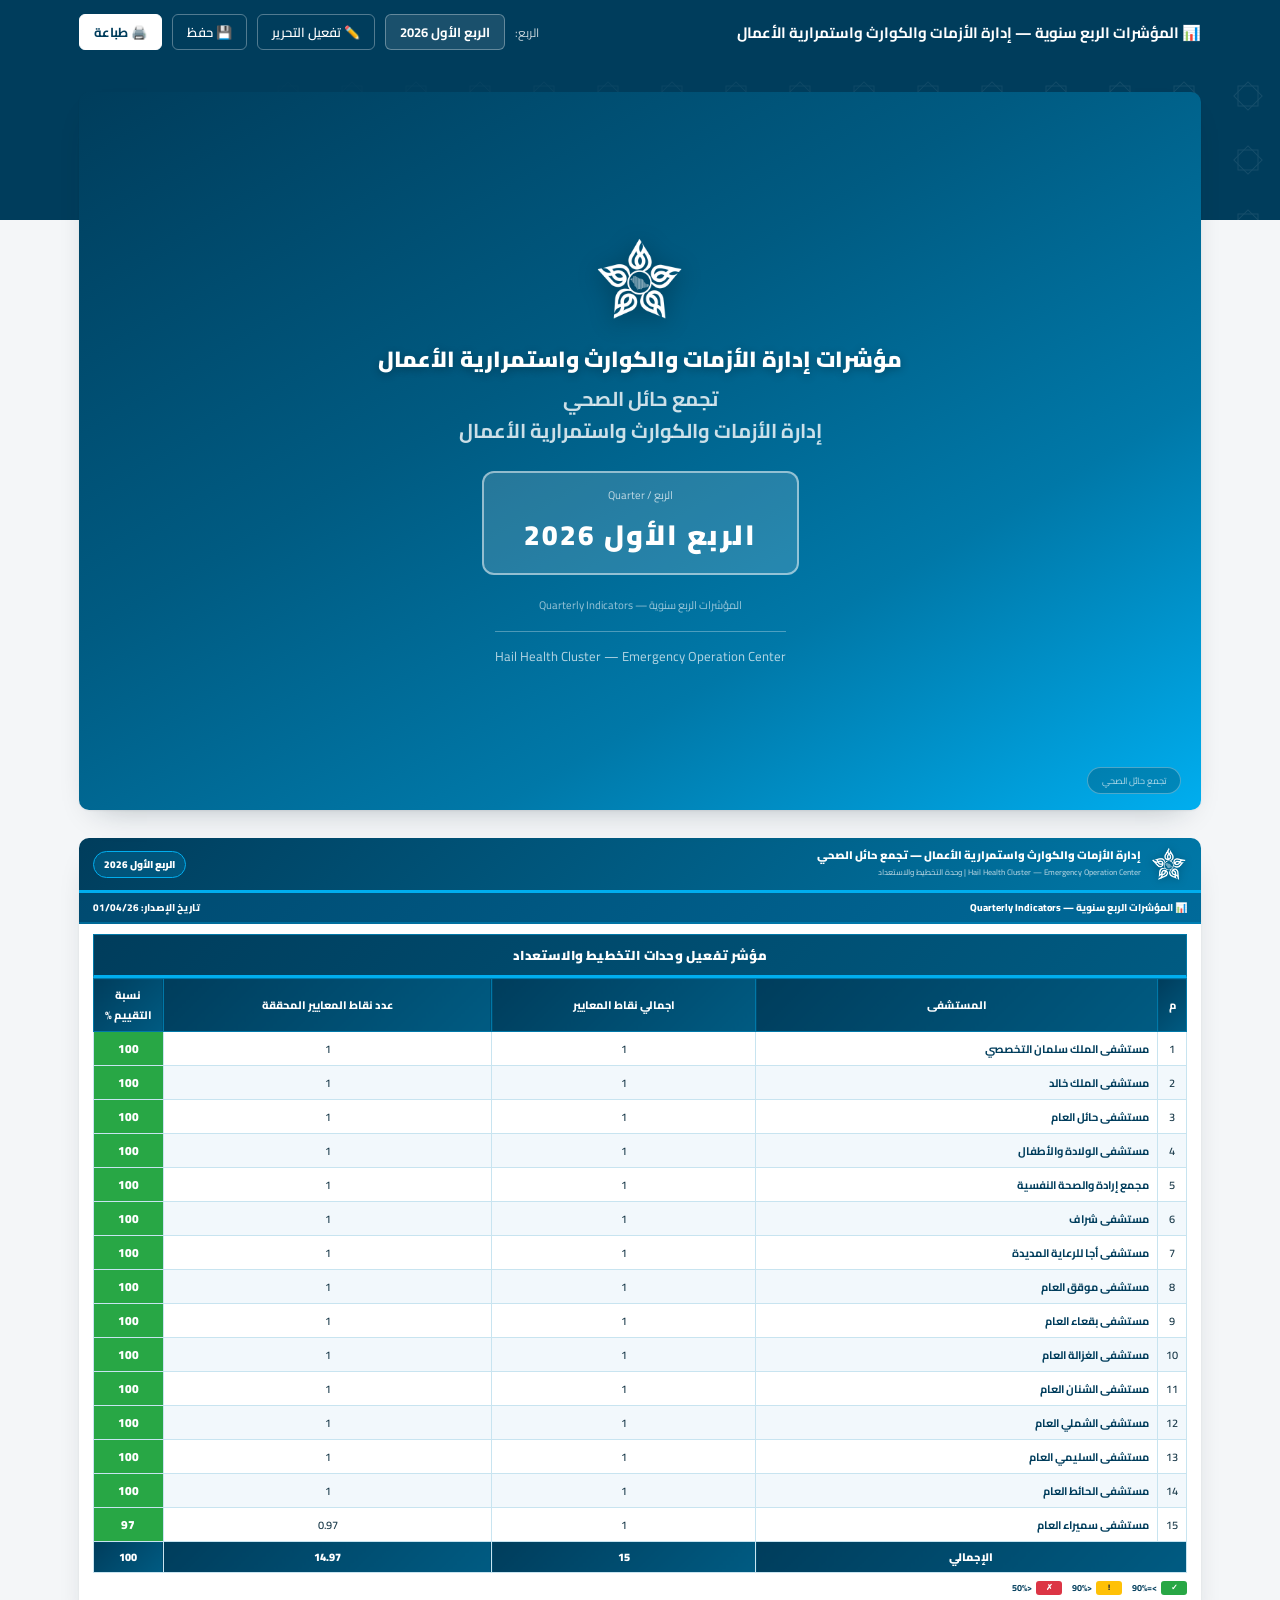
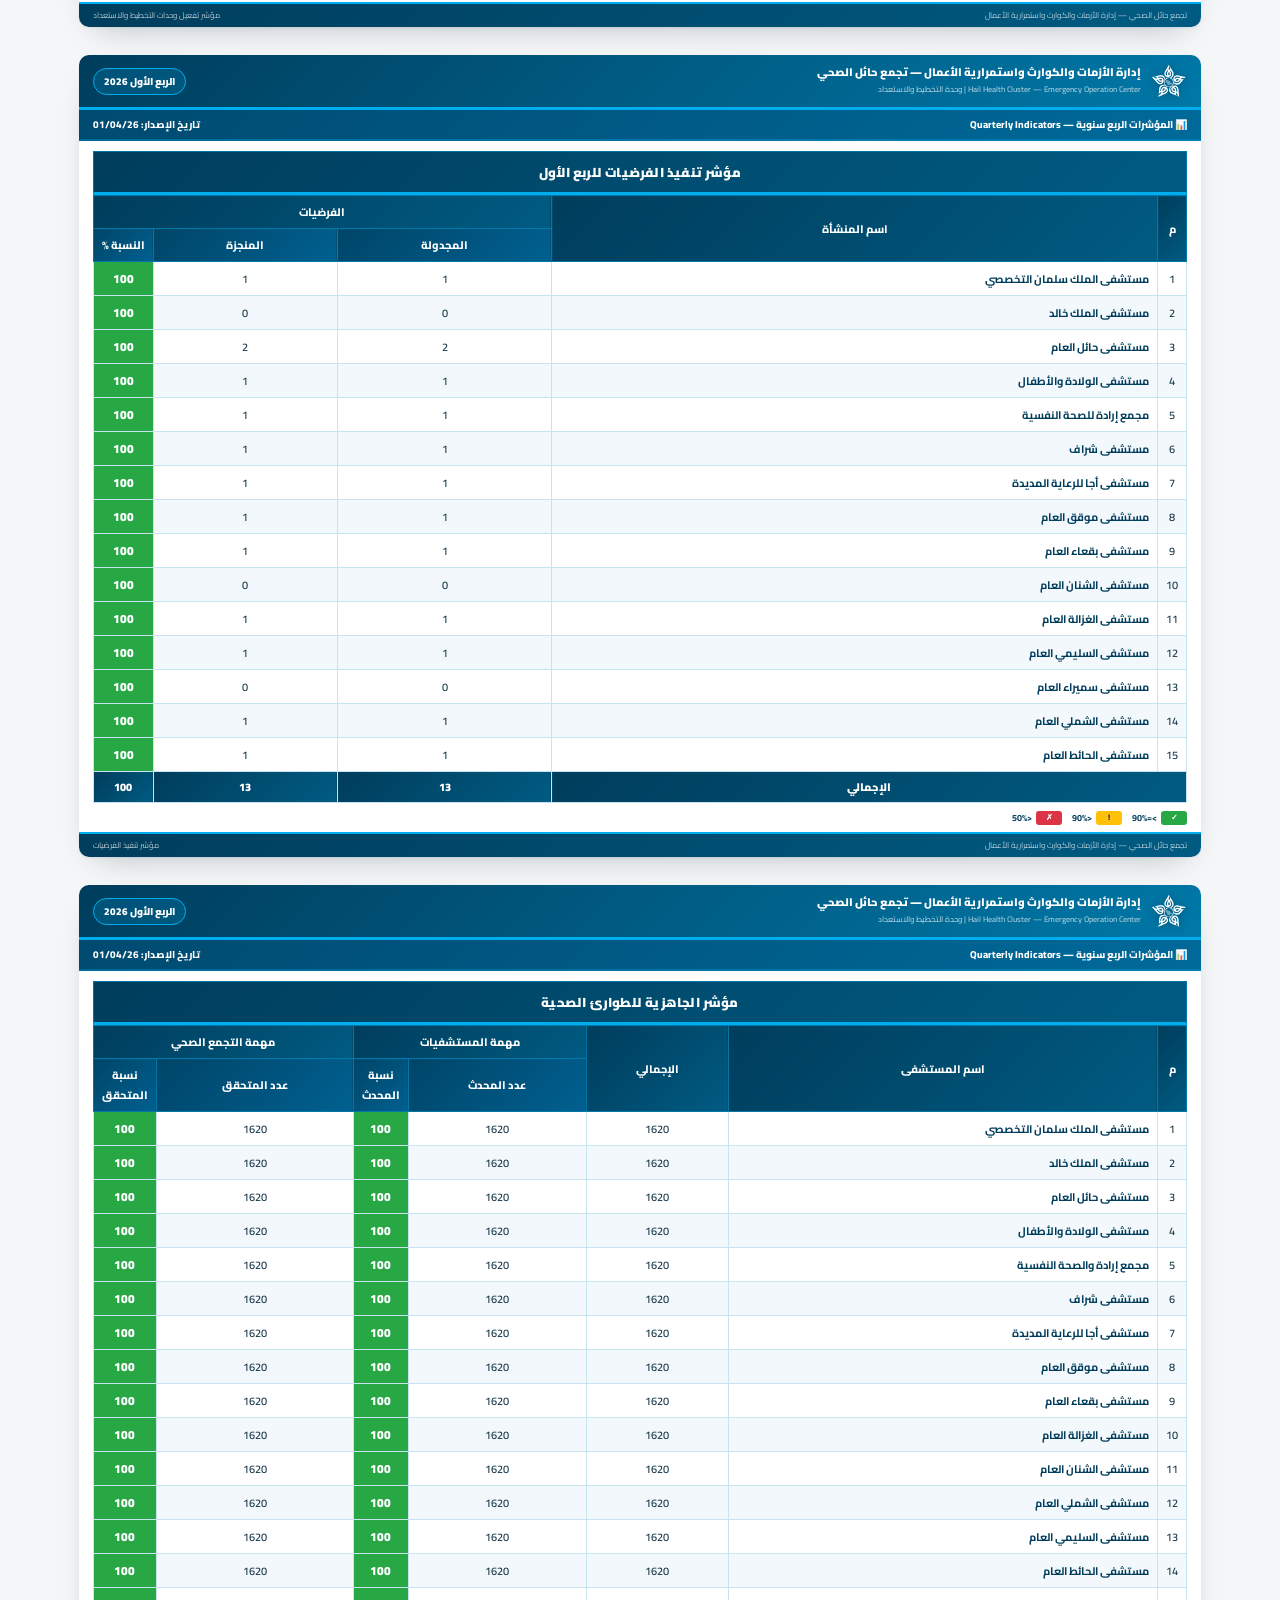
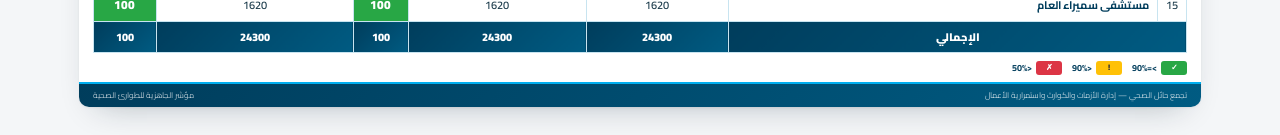
<file: quarterly-indicators-2026-q1.html>
<!DOCTYPE html>
<html lang="ar" dir="rtl">
<head>
<meta charset="UTF-8"/>
<!-- الوضع الفاتح/الداكن من اختيار اللوحة نفسه، قبل أي رسم لتجنّب الوميض -->
<script>try{document.documentElement.setAttribute("data-theme",localStorage.getItem("hh_theme")||(matchMedia("(prefers-color-scheme: dark)").matches?"dark":"light"));}catch(e){}</script>
<meta name="viewport" content="width=device-width,initial-scale=1.0"/>
<title>المؤشرات الربع سنوية — إدارة الأزمات والكوارث واستمرارية الأعمال</title>
<link rel="stylesheet" href="css/00-fonts.css"/>
<style>
*{box-sizing:border-box;margin:0;padding:0;}
body{font-family:'Cairo',sans-serif;}

/* ═══ TOOLBAR ═══ */
.toolbar{
  position:sticky;top:0;z-index:999;
  background:linear-gradient(135deg,#002A40,#003D5C);
  border-bottom:3px solid #00AEEF;
  padding:8px 16px;display:flex;align-items:center;gap:10px;flex-wrap:wrap;
}
.tb-title{color:#fff;font-size:13px;font-weight:900;flex:1;}
.tb-period{background:rgba(255,255,255,.1);border:1px solid rgba(0,174,239,.5);
  color:#00AEEF;font-size:12px;font-weight:800;padding:4px 10px;border-radius:6px;
  min-width:100px;text-align:center;font-family:'Cairo',sans-serif;
  appearance:none;-webkit-appearance:none;cursor:pointer;}
.tb-period:focus{outline:2px solid #00AEEF;background:rgba(255,255,255,.15);}
.tb-period option{background:#003D5C;color:#fff;}
.tb-btn{padding:6px 14px;border-radius:6px;border:none;cursor:pointer;font-family:'Cairo',sans-serif;font-size:11px;font-weight:800;}
.tb-btn.edit{background:#00AEEF;color:#fff;}
.tb-btn.edit.on{background:#ff9800;}
.tb-btn.save{background:#28a745;color:#fff;}
.tb-btn.print{background:#6c5ce7;color:#fff;}
.tb-hint{color:rgba(255,255,255,.6);font-size:10px;}

/* ═══ SCREEN ═══ */
@media screen{
  body{background:linear-gradient(150deg,#021A2C,#06304A,#074A66);min-height:100vh;}
  .page{width:297mm;margin:16px auto;background:#fff;border-radius:8px;
    box-shadow:0 8px 40px rgba(0,0,0,.4);overflow:hidden;page-break-after:always;}
}

/* ═══ PRINT ═══ */
@media print{
  .toolbar{display:none!important;}
  body{background:#fff;}
  /* fixed height + hidden overflow = every .page is exactly ONE physical
     sheet — this guarantees the PDF always has the same page count
     (cover + 3 tables = 4 pages here / 5 pages in the monthly file). */
  .page{width:277mm;height:190mm;margin:0;border-radius:0;
    box-shadow:none;overflow:hidden;page-break-after:always;break-after:page;
    display:block;}
  .page:last-child{page-break-after:auto;break-after:auto;}
  table{width:100%;}
  thead{display:table-header-group;}
  /* tighten spacing a bit so the fixed 15-row tables always fit inside
     the single-page budget without needing to spill onto an extra page */
  table caption{padding:6px 10px!important;font-size:12px!important;}
  thead th{padding:4px 6px!important;font-size:10px!important;}
  tbody td{padding:3px 6px!important;font-size:10px!important;}
  .legend{margin-top:4px!important;}
  @page{size:A4 landscape;margin:10mm;}
}

/* ═══ COVER ═══ */
.cover-page{
  display:flex;flex-direction:column;align-items:center;justify-content:center;
  background:linear-gradient(150deg,#003D5C 0%,#005B82 40%,#0078A8 70%,#00AEEF 100%);
  color:#fff;text-align:center;padding:30px;min-height:190mm;
  position:relative;
}
.cover-logo{width:90px;height:90px;object-fit:contain;margin-bottom:20px;
  filter:drop-shadow(0 4px 12px rgba(0,0,0,.4));}
.cover-main-title{font-size:22px;font-weight:900;line-height:1.4;
  text-shadow:0 2px 8px rgba(0,0,0,.3);margin-bottom:8px;}
.cover-sub{font-size:20px;font-weight:700;color:rgba(255,255,255,.8);margin-bottom:24px;line-height:1.6;}
.cover-period-box{
  background:rgba(255,255,255,.15);border:2px solid rgba(255,255,255,.5);
  border-radius:12px;padding:12px 40px;margin-bottom:20px;
}
.cover-period-label{font-size:11px;color:rgba(255,255,255,.7);margin-bottom:4px;}
.cover-period-val{font-size:28px;font-weight:900;letter-spacing:2px;}
.cover-org{font-size:13px;color:rgba(255,255,255,.7);margin-top:16px;
  border-top:1px solid rgba(255,255,255,.3);padding-top:12px;}
.cover-badge{
  position:absolute;bottom:16px;right:20px;
  background:rgba(0,0,0,.2);border:1px solid rgba(255,255,255,.3);
  border-radius:20px;padding:4px 14px;font-size:9px;color:rgba(255,255,255,.7);
}

/* ═══ DOC HEADER ═══ */
.doc-hdr{
  background:linear-gradient(135deg,#003D5C,#005B82,#0078A8);
  border-bottom:3px solid #00AEEF;
  padding:8px 14px;display:flex;align-items:center;gap:10px;flex-shrink:0;
}
.doc-hdr-logo{width:36px;height:36px;object-fit:contain;filter:drop-shadow(0 1px 4px rgba(0,0,0,.3));}
.doc-hdr-main{color:#fff;font-size:11px;font-weight:900;line-height:1.3;}
.doc-hdr-sub{color:rgba(255,255,255,.65);font-size:8px;font-weight:600;margin-top:2px;}
.doc-hdr-badge{
  background:rgba(0,174,239,.18);border:1.5px solid #00AEEF;border-radius:16px;
  padding:3px 10px;text-align:center;flex-shrink:0;
}
.doc-hdr-badge-main{color:#fff;font-size:10px;font-weight:900;}
.doc-hdr-badge-sub{color:#00AEEF;font-size:8px;font-weight:700;}

/* ═══ TITLE BAR ═══ */
.title-bar{
  background:linear-gradient(135deg,#004A70,#006A9A);
  color:#fff;font-size:10px;font-weight:800;
  padding:5px 14px;border-bottom:2px solid rgba(0,174,239,.3);
  display:flex;justify-content:space-between;align-items:center;flex-shrink:0;
}

/* ═══ TABLE AREA ═══ */
.tbl-area{flex:1;padding:10px 14px 6px;display:flex;flex-direction:column;}

table{width:100%;border-collapse:collapse;font-family:'Cairo',sans-serif;}
table caption{
  background:linear-gradient(135deg,#003D5C,#005B82);color:#fff;
  font-size:13px;font-weight:900;padding:8px 12px;text-align:center;
  border:1px solid #0078A8;border-bottom:3px solid #00AEEF;letter-spacing:.2px;
}
thead th{
  background:linear-gradient(135deg,#003D5C,#005B82);color:#fff;
  font-weight:800;padding:6px 8px;text-align:center;
  border:1px solid #0078A8;font-size:11px;
}
thead th.sub{background:linear-gradient(135deg,#004568,#006090)!important;}
tbody tr:nth-child(even) td{background:#F2F8FC;}
tbody tr:nth-child(odd) td{background:#fff;}
tbody td{
  border:1px solid #C8E4F0;padding:5px 8px;
  text-align:center;font-size:11px;color:#1A3A4A;font-weight:600;
}
td.hosp{text-align:right;font-weight:700;color:#003D5C;}
td.num{min-width:40px;}
td.pct{font-weight:900;font-size:12px;}
td.pct.g{background:#28a745!important;color:#fff!important;}
td.pct.y{background:#ffc107!important;color:#1a1a1a!important;}
td.pct.r{background:#dc3545!important;color:#fff!important;}
tr.total-row td{background:linear-gradient(135deg,#003D5C,#005B82)!important;color:#fff!important;font-weight:900!important;}

/* editable */
.edit-mode [contenteditable="true"]{
  outline:1.5px dashed #00AEEF;background:rgba(0,174,239,.06)!important;cursor:text;
}
.edit-mode [contenteditable="true"]:focus{outline:2px solid #0078A8;background:rgba(0,120,168,.1)!important;}
[contenteditable="true"]{outline:none;cursor:default;}

/* ═══ LEGEND ═══ */
.legend{display:flex;gap:10px;margin-top:6px;align-items:center;flex-shrink:0;}
.leg-item{display:flex;align-items:center;gap:4px;font-size:9px;font-weight:700;color:#003D5C;}
.leg-box{width:26px;height:14px;border-radius:3px;display:flex;align-items:center;justify-content:center;color:#fff;font-size:8px;font-weight:900;}

/* ═══ FOOTER ═══ */
.doc-footer{
  background:linear-gradient(135deg,#003D5C,#005B82);
  color:rgba(255,255,255,.7);font-size:8px;
  padding:4px 14px;display:flex;justify-content:space-between;
  border-top:2px solid #00AEEF;flex-shrink:0;
}
</style>
<!-- لغة اللوحة على الشاشة فقط؛ الطباعة كما هي -->
<link rel="stylesheet" href="css/11-pages.css"/>
</head>
<body class="hh-doc hh-ind">

<!-- TOOLBAR -->
<div class="toolbar">
  <div class="tb-title">📊 المؤشرات الربع سنوية — إدارة الأزمات والكوارث واستمرارية الأعمال</div>
  <span class="tb-hint">الربع:</span>
  <select class="tb-period" id="tb-period">
    <option value="الربع الأول 2026">الربع الأول 2026</option>
    <option value="الربع الثاني 2026">الربع الثاني 2026</option>
    <option value="الربع الثالث 2026">الربع الثالث 2026</option>
    <option value="الربع الرابع 2026">الربع الرابع 2026</option>
  </select>
  <button class="tb-btn edit" id="editBtn" onclick="toggleEdit()">✏️ تفعيل التحرير</button>
  <button class="tb-btn save" onclick="saveData()">💾 حفظ</button>
  <button class="tb-btn print" onclick="window.print()">🖨️ طباعة</button>
</div>

<!-- PAGE 1 — COVER -->
<div class="page cover-page" style="position:relative;">
  <img src="logo-white.png" class="cover-logo" alt=""/>
  <div class="cover-main-title" id="cover-title" contenteditable="false">مؤشرات إدارة الأزمات والكوارث واستمرارية الأعمال</div>
  <div class="cover-sub">تجمع حائل الصحي<br>إدارة الأزمات والكوارث واستمرارية الأعمال</div>
  <div class="cover-period-box">
    <div class="cover-period-label">الربع / Quarter</div>
    <div class="cover-period-val" id="cover-period" contenteditable="false">الربع الأول 2026</div>
  </div>
  <div style="color:rgba(255,255,255,.6);font-size:11px;">المؤشرات الربع سنوية — Quarterly Indicators</div>
  <div class="cover-org">Hail Health Cluster — Emergency Operation Center</div>
  <div class="cover-badge">تجمع حائل الصحي</div>
</div>

<!-- PAGE 2 — تفعيل وحدات التخطيط والاستعداد -->
<div class="page" id="page-planning">
  <div class="doc-hdr">
    <img src="logo-white.png" class="doc-hdr-logo" alt=""/>
    <div style="flex:1;">
      <div class="doc-hdr-main">إدارة الأزمات والكوارث واستمرارية الأعمال — تجمع حائل الصحي</div>
      <div class="doc-hdr-sub">Hail Health Cluster — Emergency Operation Center | وحدة التخطيط والاستعداد</div>
    </div>
    <div class="doc-hdr-badge">
      <div class="doc-hdr-badge-main" id="hdr-period-1" contenteditable="false">الربع الأول 2026</div>
    </div>
  </div>
  <div class="title-bar">
    <span>📊 المؤشرات الربع سنوية — Quarterly Indicators</span>
    <span>تاريخ الإصدار: <span id="date-1" contenteditable="false">01/04/26</span></span>
  </div>
  <div class="tbl-area">
    <table id="tbl-planning">
      <caption>مؤشر تفعيل وحدات التخطيط والاستعداد</caption>
      <thead>
        <tr>
          <th style="width:28px;">م</th>
          <th>المستشفى</th>
          <th>اجمالي نقاط المعايير</th>
          <th>عدد نقاط المعايير المحققة</th>
          <th style="width:70px;">نسبة التقييم %</th>
        </tr>
      </thead>
      <tbody id="body-planning">
        <tr><td>1</td><td class="hosp" contenteditable="false">مستشفى الملك سلمان التخصصي</td><td class="num" contenteditable="false">1</td><td class="num" contenteditable="false">1</td><td class="pct g">100</td></tr>
        <tr><td>2</td><td class="hosp" contenteditable="false">مستشفى الملك خالد</td><td class="num" contenteditable="false">1</td><td class="num" contenteditable="false">1</td><td class="pct g">100</td></tr>
        <tr><td>3</td><td class="hosp" contenteditable="false">مستشفى حائل العام</td><td class="num" contenteditable="false">1</td><td class="num" contenteditable="false">1</td><td class="pct g">100</td></tr>
        <tr><td>4</td><td class="hosp" contenteditable="false">مستشفى الولادة والأطفال</td><td class="num" contenteditable="false">1</td><td class="num" contenteditable="false">1</td><td class="pct g">100</td></tr>
        <tr><td>5</td><td class="hosp" contenteditable="false">مجمع إرادة والصحة النفسية</td><td class="num" contenteditable="false">1</td><td class="num" contenteditable="false">1</td><td class="pct g">100</td></tr>
        <tr><td>6</td><td class="hosp" contenteditable="false">مستشفى شراف</td><td class="num" contenteditable="false">1</td><td class="num" contenteditable="false">1</td><td class="pct g">100</td></tr>
        <tr><td>7</td><td class="hosp" contenteditable="false">مستشفى أجا للرعاية المديدة</td><td class="num" contenteditable="false">1</td><td class="num" contenteditable="false">1</td><td class="pct g">100</td></tr>
        <tr><td>8</td><td class="hosp" contenteditable="false">مستشفى موقق العام</td><td class="num" contenteditable="false">1</td><td class="num" contenteditable="false">1</td><td class="pct g">100</td></tr>
        <tr><td>9</td><td class="hosp" contenteditable="false">مستشفى بقعاء العام</td><td class="num" contenteditable="false">1</td><td class="num" contenteditable="false">1</td><td class="pct g">100</td></tr>
        <tr><td>10</td><td class="hosp" contenteditable="false">مستشفى الغزالة العام</td><td class="num" contenteditable="false">1</td><td class="num" contenteditable="false">1</td><td class="pct g">100</td></tr>
        <tr><td>11</td><td class="hosp" contenteditable="false">مستشفى الشنان العام</td><td class="num" contenteditable="false">1</td><td class="num" contenteditable="false">1</td><td class="pct g">100</td></tr>
        <tr><td>12</td><td class="hosp" contenteditable="false">مستشفى الشملي العام</td><td class="num" contenteditable="false">1</td><td class="num" contenteditable="false">1</td><td class="pct g">100</td></tr>
        <tr><td>13</td><td class="hosp" contenteditable="false">مستشفى السليمي العام</td><td class="num" contenteditable="false">1</td><td class="num" contenteditable="false">1</td><td class="pct g">100</td></tr>
        <tr><td>14</td><td class="hosp" contenteditable="false">مستشفى الحائط العام</td><td class="num" contenteditable="false">1</td><td class="num" contenteditable="false">1</td><td class="pct g">100</td></tr>
        <tr><td>15</td><td class="hosp" contenteditable="false">مستشفى سميراء العام</td><td class="num" contenteditable="false">1</td><td class="num" contenteditable="false">0.97</td><td class="pct g">97</td></tr>
        <tr class="total-row"><td colspan="2">الإجمالي</td><td id="tot-pl-1">15</td><td id="tot-pl-2">14.97</td><td>100</td></tr>
      </tbody>
    </table>
    <div class="legend">
      <div class="leg-item"><div class="leg-box" style="background:#28a745;">✓</div> &gt;=90%</div>
      <div class="leg-item"><div class="leg-box" style="background:#ffc107;color:#333;">!</div> &lt;90%</div>
      <div class="leg-item"><div class="leg-box" style="background:#dc3545;">✗</div> &lt;50%</div>
    </div>
  </div>
  <div class="doc-footer">
    <span>تجمع حائل الصحي — إدارة الأزمات والكوارث واستمرارية الأعمال</span>
    <span>مؤشر تفعيل وحدات التخطيط والاستعداد</span>
  </div>
</div>

<!-- PAGE 3 — تنفيذ الفرضيات الربع الأول -->
<div class="page" id="page-hypothesis">
  <div class="doc-hdr">
    <img src="logo-white.png" class="doc-hdr-logo" alt=""/>
    <div style="flex:1;">
      <div class="doc-hdr-main">إدارة الأزمات والكوارث واستمرارية الأعمال — تجمع حائل الصحي</div>
      <div class="doc-hdr-sub">Hail Health Cluster — Emergency Operation Center | وحدة التخطيط والاستعداد</div>
    </div>
    <div class="doc-hdr-badge">
      <div class="doc-hdr-badge-main" id="hdr-period-2" contenteditable="false">الربع الأول 2026</div>
    </div>
  </div>
  <div class="title-bar">
    <span>📊 المؤشرات الربع سنوية — Quarterly Indicators</span>
    <span>تاريخ الإصدار: <span id="date-2" contenteditable="false">01/04/26</span></span>
  </div>
  <div class="tbl-area">
    <table id="tbl-hypothesis">
      <caption>مؤشر تنفيذ الفرضيات <span class="fp">للربع الأول</span></caption>
      <thead>
        <tr>
          <th rowspan="2" style="width:28px;">م</th>
          <th rowspan="2">اسم المنشأة</th>
          <th colspan="3">الفرضيات</th>
        </tr>
        <tr>
          <th class="sub">المجدولة</th>
          <th class="sub">المنجزة</th>
          <th class="sub" style="width:60px;">النسبة %</th>
        </tr>
      </thead>
      <tbody id="body-hypothesis">
        <tr><td>1</td><td class="hosp" contenteditable="false">مستشفى الملك سلمان التخصصي</td><td class="num" contenteditable="false">1</td><td class="num" contenteditable="false">1</td><td class="pct g">100</td></tr>
        <tr><td>2</td><td class="hosp" contenteditable="false">مستشفى الملك خالد</td><td class="num" contenteditable="false">0</td><td class="num" contenteditable="false">0</td><td class="pct g">100</td></tr>
        <tr><td>3</td><td class="hosp" contenteditable="false">مستشفى حائل العام</td><td class="num" contenteditable="false">2</td><td class="num" contenteditable="false">2</td><td class="pct g">100</td></tr>
        <tr><td>4</td><td class="hosp" contenteditable="false">مستشفى الولادة والأطفال</td><td class="num" contenteditable="false">1</td><td class="num" contenteditable="false">1</td><td class="pct g">100</td></tr>
        <tr><td>5</td><td class="hosp" contenteditable="false">مجمع إرادة للصحة النفسية</td><td class="num" contenteditable="false">1</td><td class="num" contenteditable="false">1</td><td class="pct g">100</td></tr>
        <tr><td>6</td><td class="hosp" contenteditable="false">مستشفى شراف</td><td class="num" contenteditable="false">1</td><td class="num" contenteditable="false">1</td><td class="pct g">100</td></tr>
        <tr><td>7</td><td class="hosp" contenteditable="false">مستشفى أجا للرعاية المديدة</td><td class="num" contenteditable="false">1</td><td class="num" contenteditable="false">1</td><td class="pct g">100</td></tr>
        <tr><td>8</td><td class="hosp" contenteditable="false">مستشفى موقق العام</td><td class="num" contenteditable="false">1</td><td class="num" contenteditable="false">1</td><td class="pct g">100</td></tr>
        <tr><td>9</td><td class="hosp" contenteditable="false">مستشفى بقعاء العام</td><td class="num" contenteditable="false">1</td><td class="num" contenteditable="false">1</td><td class="pct g">100</td></tr>
        <tr><td>10</td><td class="hosp" contenteditable="false">مستشفى الشنان العام</td><td class="num" contenteditable="false">0</td><td class="num" contenteditable="false">0</td><td class="pct g">100</td></tr>
        <tr><td>11</td><td class="hosp" contenteditable="false">مستشفى الغزالة العام</td><td class="num" contenteditable="false">1</td><td class="num" contenteditable="false">1</td><td class="pct g">100</td></tr>
        <tr><td>12</td><td class="hosp" contenteditable="false">مستشفى السليمي العام</td><td class="num" contenteditable="false">1</td><td class="num" contenteditable="false">1</td><td class="pct g">100</td></tr>
        <tr><td>13</td><td class="hosp" contenteditable="false">مستشفى سميراء العام</td><td class="num" contenteditable="false">0</td><td class="num" contenteditable="false">0</td><td class="pct g">100</td></tr>
        <tr><td>14</td><td class="hosp" contenteditable="false">مستشفى الشملي العام</td><td class="num" contenteditable="false">1</td><td class="num" contenteditable="false">1</td><td class="pct g">100</td></tr>
        <tr><td>15</td><td class="hosp" contenteditable="false">مستشفى الحائط العام</td><td class="num" contenteditable="false">1</td><td class="num" contenteditable="false">1</td><td class="pct g">100</td></tr>
        <tr class="total-row"><td colspan="2">الإجمالي</td><td id="tot-hy-1">13</td><td id="tot-hy-2">13</td><td>100</td></tr>
      </tbody>
    </table>
    <div class="legend">
      <div class="leg-item"><div class="leg-box" style="background:#28a745;">✓</div> &gt;=90%</div>
      <div class="leg-item"><div class="leg-box" style="background:#ffc107;color:#333;">!</div> &lt;90%</div>
      <div class="leg-item"><div class="leg-box" style="background:#dc3545;">✗</div> &lt;50%</div>
    </div>
  </div>
  <div class="doc-footer">
    <span>تجمع حائل الصحي — إدارة الأزمات والكوارث واستمرارية الأعمال</span>
    <span>مؤشر تنفيذ الفرضيات</span>
  </div>
</div>

<!-- PAGE 4 — الجاهزية للطوارئ الصحية -->
<div class="page" id="page-readiness">
  <div class="doc-hdr">
    <img src="logo-white.png" class="doc-hdr-logo" alt=""/>
    <div style="flex:1;">
      <div class="doc-hdr-main">إدارة الأزمات والكوارث واستمرارية الأعمال — تجمع حائل الصحي</div>
      <div class="doc-hdr-sub">Hail Health Cluster — Emergency Operation Center | وحدة التخطيط والاستعداد</div>
    </div>
    <div class="doc-hdr-badge">
      <div class="doc-hdr-badge-main" id="hdr-period-3" contenteditable="false">الربع الأول 2026</div>
    </div>
  </div>
  <div class="title-bar">
    <span>📊 المؤشرات الربع سنوية — Quarterly Indicators</span>
    <span>تاريخ الإصدار: <span id="date-3" contenteditable="false">01/04/26</span></span>
  </div>
  <div class="tbl-area">
    <table id="tbl-readiness">
      <caption>مؤشر الجاهزية للطوارئ الصحية</caption>
      <thead>
        <tr>
          <th rowspan="2" style="width:28px;">م</th>
          <th rowspan="2">اسم المستشفى</th>
          <th rowspan="2">الإجمالي</th>
          <th colspan="2">مهمة المستشفيات</th>
          <th colspan="2">مهمة التجمع الصحي</th>
        </tr>
        <tr>
          <th class="sub">عدد المحدث</th>
          <th class="sub" style="width:55px;">نسبة المحدث</th>
          <th class="sub">عدد المتحقق</th>
          <th class="sub" style="width:55px;">نسبة المتحقق</th>
        </tr>
      </thead>
      <tbody id="body-readiness">
        <tr><td>1</td><td class="hosp" contenteditable="false">مستشفى الملك سلمان التخصصي</td><td class="num" contenteditable="false">1620</td><td class="num" contenteditable="false">1620</td><td class="pct g">100</td><td class="num" contenteditable="false">1620</td><td class="pct g">100</td></tr>
        <tr><td>2</td><td class="hosp" contenteditable="false">مستشفى الملك خالد</td><td class="num" contenteditable="false">1620</td><td class="num" contenteditable="false">1620</td><td class="pct g">100</td><td class="num" contenteditable="false">1620</td><td class="pct g">100</td></tr>
        <tr><td>3</td><td class="hosp" contenteditable="false">مستشفى حائل العام</td><td class="num" contenteditable="false">1620</td><td class="num" contenteditable="false">1620</td><td class="pct g">100</td><td class="num" contenteditable="false">1620</td><td class="pct g">100</td></tr>
        <tr><td>4</td><td class="hosp" contenteditable="false">مستشفى الولادة والأطفال</td><td class="num" contenteditable="false">1620</td><td class="num" contenteditable="false">1620</td><td class="pct g">100</td><td class="num" contenteditable="false">1620</td><td class="pct g">100</td></tr>
        <tr><td>5</td><td class="hosp" contenteditable="false">مجمع إرادة والصحة النفسية</td><td class="num" contenteditable="false">1620</td><td class="num" contenteditable="false">1620</td><td class="pct g">100</td><td class="num" contenteditable="false">1620</td><td class="pct g">100</td></tr>
        <tr><td>6</td><td class="hosp" contenteditable="false">مستشفى شراف</td><td class="num" contenteditable="false">1620</td><td class="num" contenteditable="false">1620</td><td class="pct g">100</td><td class="num" contenteditable="false">1620</td><td class="pct g">100</td></tr>
        <tr><td>7</td><td class="hosp" contenteditable="false">مستشفى أجا للرعاية المديدة</td><td class="num" contenteditable="false">1620</td><td class="num" contenteditable="false">1620</td><td class="pct g">100</td><td class="num" contenteditable="false">1620</td><td class="pct g">100</td></tr>
        <tr><td>8</td><td class="hosp" contenteditable="false">مستشفى موقق العام</td><td class="num" contenteditable="false">1620</td><td class="num" contenteditable="false">1620</td><td class="pct g">100</td><td class="num" contenteditable="false">1620</td><td class="pct g">100</td></tr>
        <tr><td>9</td><td class="hosp" contenteditable="false">مستشفى بقعاء العام</td><td class="num" contenteditable="false">1620</td><td class="num" contenteditable="false">1620</td><td class="pct g">100</td><td class="num" contenteditable="false">1620</td><td class="pct g">100</td></tr>
        <tr><td>10</td><td class="hosp" contenteditable="false">مستشفى الغزالة العام</td><td class="num" contenteditable="false">1620</td><td class="num" contenteditable="false">1620</td><td class="pct g">100</td><td class="num" contenteditable="false">1620</td><td class="pct g">100</td></tr>
        <tr><td>11</td><td class="hosp" contenteditable="false">مستشفى الشنان العام</td><td class="num" contenteditable="false">1620</td><td class="num" contenteditable="false">1620</td><td class="pct g">100</td><td class="num" contenteditable="false">1620</td><td class="pct g">100</td></tr>
        <tr><td>12</td><td class="hosp" contenteditable="false">مستشفى الشملي العام</td><td class="num" contenteditable="false">1620</td><td class="num" contenteditable="false">1620</td><td class="pct g">100</td><td class="num" contenteditable="false">1620</td><td class="pct g">100</td></tr>
        <tr><td>13</td><td class="hosp" contenteditable="false">مستشفى السليمي العام</td><td class="num" contenteditable="false">1620</td><td class="num" contenteditable="false">1620</td><td class="pct g">100</td><td class="num" contenteditable="false">1620</td><td class="pct g">100</td></tr>
        <tr><td>14</td><td class="hosp" contenteditable="false">مستشفى الحائط العام</td><td class="num" contenteditable="false">1620</td><td class="num" contenteditable="false">1620</td><td class="pct g">100</td><td class="num" contenteditable="false">1620</td><td class="pct g">100</td></tr>
        <tr><td>15</td><td class="hosp" contenteditable="false">مستشفى سميراء العام</td><td class="num" contenteditable="false">1620</td><td class="num" contenteditable="false">1620</td><td class="pct g">100</td><td class="num" contenteditable="false">1620</td><td class="pct g">100</td></tr>
        <tr class="total-row"><td colspan="2">الإجمالي</td><td id="tot-rd-0">24300</td><td id="tot-rd-1">24300</td><td>100</td><td id="tot-rd-2">24300</td><td>100</td></tr>
      </tbody>
    </table>
    <div class="legend">
      <div class="leg-item"><div class="leg-box" style="background:#28a745;">✓</div> &gt;=90%</div>
      <div class="leg-item"><div class="leg-box" style="background:#ffc107;color:#333;">!</div> &lt;90%</div>
      <div class="leg-item"><div class="leg-box" style="background:#dc3545;">✗</div> &lt;50%</div>
    </div>
  </div>
  <div class="doc-footer">
    <span>تجمع حائل الصحي — إدارة الأزمات والكوارث واستمرارية الأعمال</span>
    <span>مؤشر الجاهزية للطوارئ الصحية</span>
  </div>
</div>

<script>
var STORE_KEY = 'quarterly-indicators';
var editMode = false;

function toggleEdit(){
  editMode = !editMode;
  var btn = document.getElementById('editBtn');
  btn.textContent = editMode ? '🔒 إيقاف التحرير' : '✏️ تفعيل التحرير';
  btn.className = editMode ? 'tb-btn edit on' : 'tb-btn edit';
  document.body.className = editMode ? 'edit-mode' : '';
  var cells = document.querySelectorAll('.hosp, .num, [id^="date-"], [id^="cover-"], [id^="hdr-period"]');
  cells.forEach(function(el){ el.contentEditable = editMode ? 'true' : 'false'; });
  if(editMode){
    document.querySelectorAll('.num').forEach(function(td){
      td.addEventListener('input', function(){ calcTotals(); calcPcts(); });
    });
  }
}

function quarterPhrase(val){
  // "الربع الأول 2026" -> "للربع الأول"
  var q = val.replace(/\s*\d{4}\s*$/,'');
  return q.replace(/^ال/, 'لل');
}

function syncPeriod(){
  var val = document.getElementById('tb-period').value;
  document.getElementById('cover-period').innerText = val;
  ['hdr-period-1','hdr-period-2','hdr-period-3'].forEach(function(id){
    document.getElementById(id).innerText = val;
  });
  var phrase = quarterPhrase(val);
  document.querySelectorAll('.fp').forEach(function(el){ el.innerText = phrase; });
}

function getPct(c,t){
  var cv = parseFloat(c)||0, tv = parseFloat(t)||0;
  if(tv===0) return 100;
  return Math.round((cv/tv)*100);
}
function pctClass(p){ return p>=90?'g': p>=50?'y':'r'; }

function calcTotals(){
  // planning
  var body = document.getElementById('body-planning');
  if(body){
    var rows = body.querySelectorAll('tr:not(.total-row)'), s1=0, s2=0;
    rows.forEach(function(tr){ var n=tr.querySelectorAll('.num'); if(n.length>=2){s1+=parseFloat(n[0].innerText)||0; s2+=parseFloat(n[1].innerText)||0;} });
    var tot = body.querySelector('.total-row'); if(tot){ var tds=tot.querySelectorAll('td'); if(tds.length>=4){tds[1].innerText=s1; tds[2].innerText=s2;} }
  }
  // hypothesis
  body = document.getElementById('body-hypothesis');
  if(body){
    var rows=body.querySelectorAll('tr:not(.total-row)'), s1=0, s2=0;
    rows.forEach(function(tr){ var n=tr.querySelectorAll('.num'); if(n.length>=2){s1+=parseFloat(n[0].innerText)||0; s2+=parseFloat(n[1].innerText)||0;} });
    var tot=body.querySelector('.total-row'); if(tot){ var tds=tot.querySelectorAll('td'); if(tds.length>=4){tds[1].innerText=s1; tds[2].innerText=s2;} }
  }
  // readiness
  body = document.getElementById('body-readiness');
  if(body){
    var rows=body.querySelectorAll('tr:not(.total-row)'), s0=0,s1=0,s2=0;
    rows.forEach(function(tr){ var n=tr.querySelectorAll('.num'); if(n.length>=3){s0+=parseFloat(n[0].innerText)||0; s1+=parseFloat(n[1].innerText)||0; s2+=parseFloat(n[2].innerText)||0;} });
    var tot=body.querySelector('.total-row'); if(tot){ var tds=tot.querySelectorAll('td'); if(tds.length>=6){tds[1].innerText=s0; tds[2].innerText=s1; tds[4].innerText=s2;} }
  }
}

function calcPcts(){
  // planning & hypothesis — 2 num cols
  ['planning','hypothesis'].forEach(function(tid){
    var body=document.getElementById('body-'+tid); if(!body) return;
    body.querySelectorAll('tr:not(.total-row)').forEach(function(tr){
      var n=tr.querySelectorAll('.num'), pc=tr.querySelector('.pct');
      if(n.length>=2&&pc){ var p=getPct(n[1].innerText,n[0].innerText); pc.innerText=p; pc.className='pct '+pctClass(p); }
    });
  });
  // readiness — 3 num cols, 2 pct cols
  var body=document.getElementById('body-readiness'); if(!body) return;
  body.querySelectorAll('tr:not(.total-row)').forEach(function(tr){
    var n=tr.querySelectorAll('.num'), pc=tr.querySelectorAll('.pct');
    if(n.length>=3&&pc.length>=2){
      var p1=getPct(n[1].innerText,n[0].innerText);
      var p2=getPct(n[2].innerText,n[0].innerText);
      pc[0].innerText=p1; pc[0].className='pct '+pctClass(p1);
      pc[1].innerText=p2; pc[1].className='pct '+pctClass(p2);
    }
  });
}

function saveData(){
  var data={};
  data['period']=document.getElementById('tb-period').value;
  ['date-1','date-2','date-3'].forEach(function(id){ data[id]=document.getElementById(id).innerText; });
  data['cover-title']=document.getElementById('cover-title').innerText;
  // tables
  ['planning','hypothesis'].forEach(function(tid){
    var body=document.getElementById('body-'+tid); if(!body) return;
    body.querySelectorAll('tr:not(.total-row)').forEach(function(tr,ri){
      var n=tr.querySelectorAll('.num'), h=tr.querySelector('.hosp'), pc=tr.querySelector('.pct');
      if(h) data[tid+'-h-'+ri]=h.innerText;
      if(n.length>=2){ data[tid+'-n0-'+ri]=n[0].innerText; data[tid+'-n1-'+ri]=n[1].innerText; }
      if(pc){ data[tid+'-p-'+ri]=pc.innerText; data[tid+'-pc-'+ri]=pc.className; }
    });
  });
  var body=document.getElementById('body-readiness'); if(body){
    body.querySelectorAll('tr:not(.total-row)').forEach(function(tr,ri){
      var n=tr.querySelectorAll('.num'), h=tr.querySelector('.hosp'), pc=tr.querySelectorAll('.pct');
      if(h) data['readiness-h-'+ri]=h.innerText;
      if(n.length>=3){ data['readiness-n0-'+ri]=n[0].innerText; data['readiness-n1-'+ri]=n[1].innerText; data['readiness-n2-'+ri]=n[2].innerText; }
      if(pc.length>=2){ data['readiness-p0-'+ri]=pc[0].innerText; data['readiness-pc0-'+ri]=pc[0].className; data['readiness-p1-'+ri]=pc[1].innerText; data['readiness-pc1-'+ri]=pc[1].className; }
    });
  }
  localStorage.setItem(STORE_KEY, JSON.stringify(data));
  alert('✅ تم الحفظ بنجاح');
}

function loadData(){
  var saved=localStorage.getItem(STORE_KEY); if(!saved) return;
  var data=JSON.parse(saved);
  if(data['period']){
    document.getElementById('tb-period').value=data['period'];
    document.getElementById('cover-period').innerText=data['period'];
    ['hdr-period-1','hdr-period-2','hdr-period-3'].forEach(function(id){ document.getElementById(id).innerText=data['period']; });
    var phrase=quarterPhrase(data['period']);
    document.querySelectorAll('.fp').forEach(function(el){ el.innerText=phrase; });
  }
  ['date-1','date-2','date-3'].forEach(function(id){ if(data[id]) document.getElementById(id).innerText=data[id]; });
  if(data['cover-title']) document.getElementById('cover-title').innerText=data['cover-title'];
  ['planning','hypothesis'].forEach(function(tid){
    var body=document.getElementById('body-'+tid); if(!body) return;
    body.querySelectorAll('tr:not(.total-row)').forEach(function(tr,ri){
      var n=tr.querySelectorAll('.num'), h=tr.querySelector('.hosp'), pc=tr.querySelector('.pct');
      if(h&&data[tid+'-h-'+ri]) h.innerText=data[tid+'-h-'+ri];
      if(n.length>=2){ if(data[tid+'-n0-'+ri]) n[0].innerText=data[tid+'-n0-'+ri]; if(data[tid+'-n1-'+ri]) n[1].innerText=data[tid+'-n1-'+ri]; }
      if(pc&&data[tid+'-p-'+ri]){ pc.innerText=data[tid+'-p-'+ri]; pc.className=data[tid+'-pc-'+ri]||'pct g'; }
    });
  });
  var body=document.getElementById('body-readiness'); if(body){
    body.querySelectorAll('tr:not(.total-row)').forEach(function(tr,ri){
      var n=tr.querySelectorAll('.num'), h=tr.querySelector('.hosp'), pc=tr.querySelectorAll('.pct');
      if(h&&data['readiness-h-'+ri]) h.innerText=data['readiness-h-'+ri];
      if(n.length>=3){ if(data['readiness-n0-'+ri]) n[0].innerText=data['readiness-n0-'+ri]; if(data['readiness-n1-'+ri]) n[1].innerText=data['readiness-n1-'+ri]; if(data['readiness-n2-'+ri]) n[2].innerText=data['readiness-n2-'+ri]; }
      if(pc.length>=2){
        if(data['readiness-p0-'+ri]){ pc[0].innerText=data['readiness-p0-'+ri]; pc[0].className=data['readiness-pc0-'+ri]||'pct g'; }
        if(data['readiness-p1-'+ri]){ pc[1].innerText=data['readiness-p1-'+ri]; pc[1].className=data['readiness-pc1-'+ri]||'pct g'; }
      }
    });
  }
  calcTotals();
}

window.addEventListener('DOMContentLoaded', function(){
  loadData();
  document.getElementById('tb-period').addEventListener('change', syncPeriod);
});
</script>
</body>
</html>
</file>
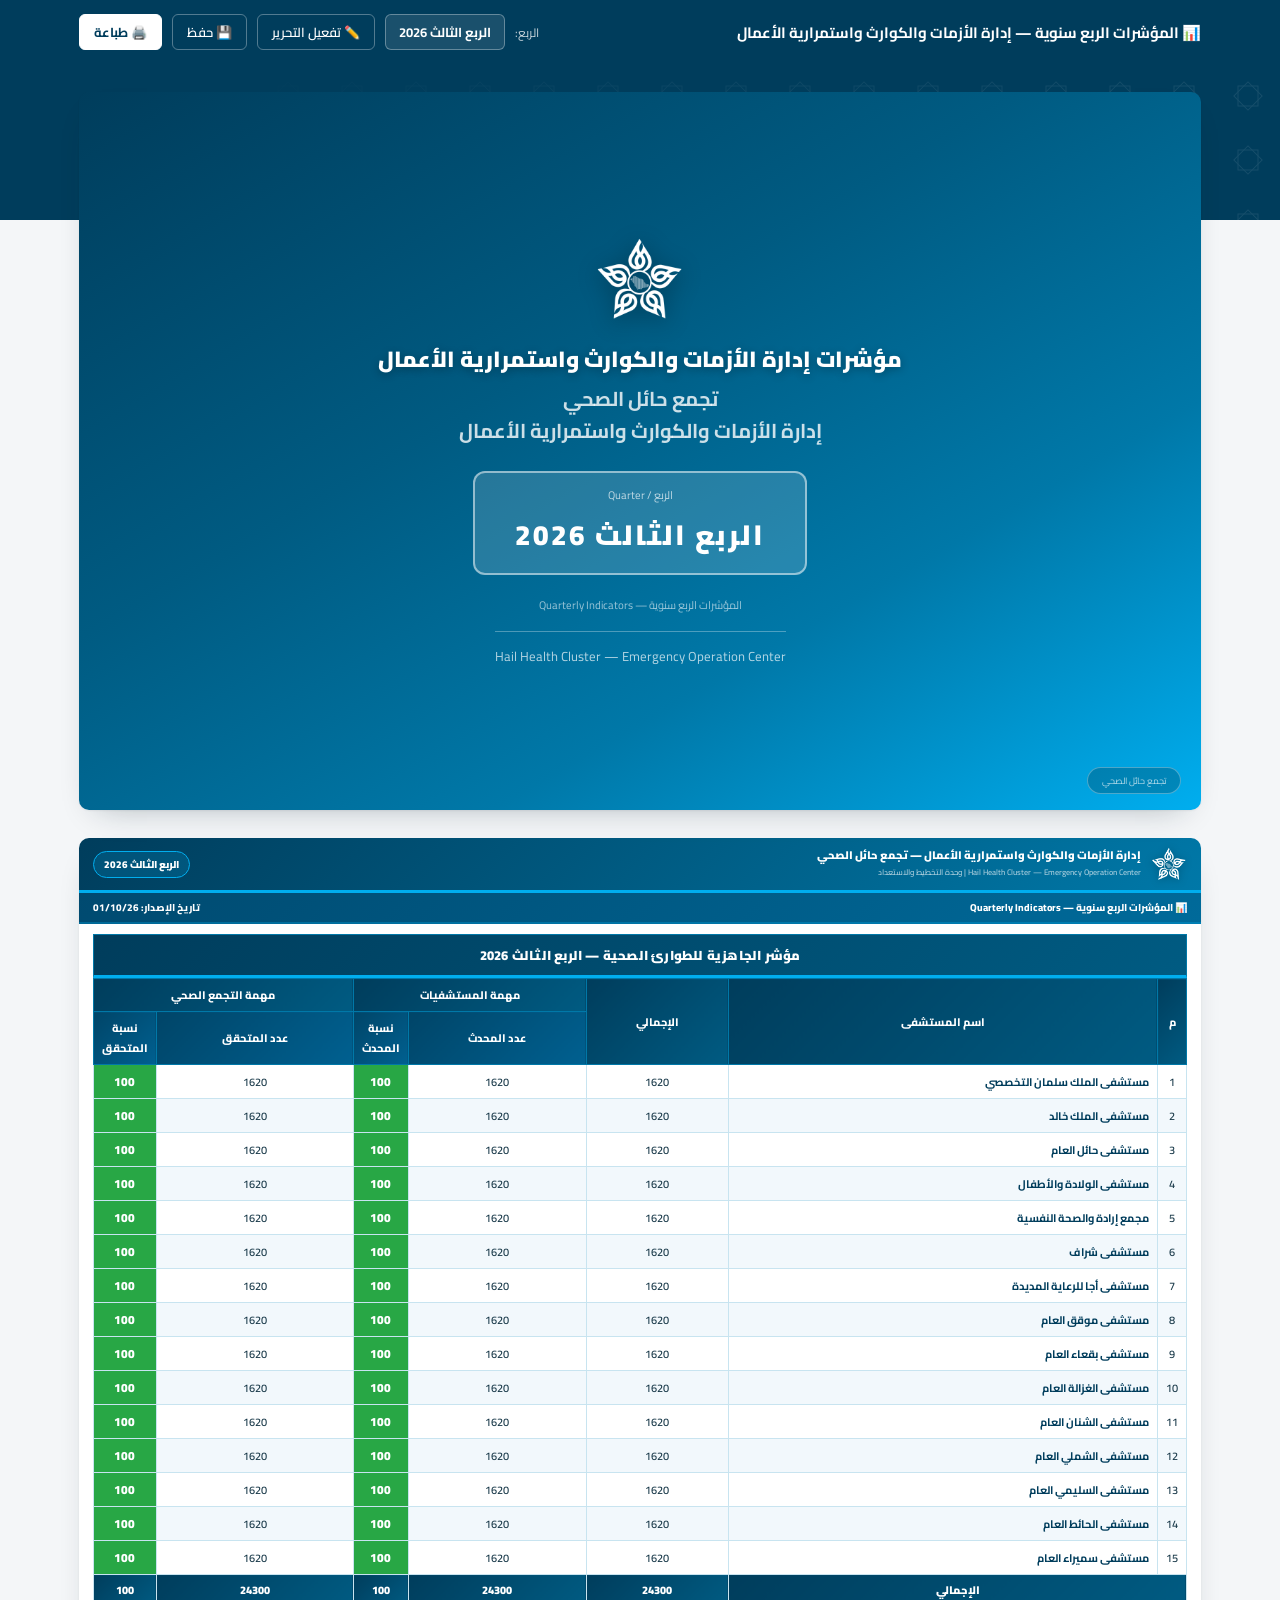
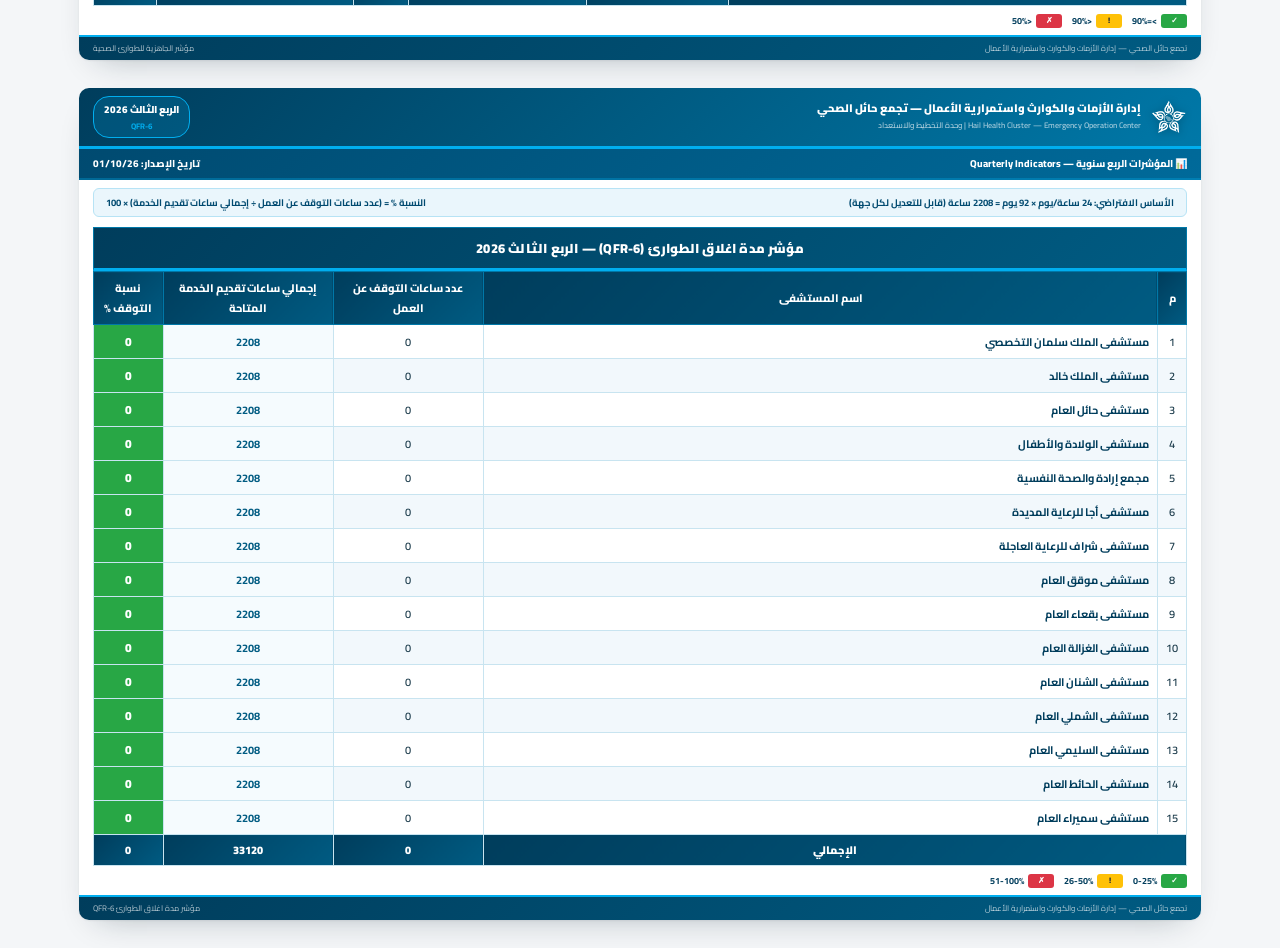
<file: quarterly-readiness-qfr6-2026.html>
<!DOCTYPE html>
<html lang="ar" dir="rtl">
<head>
<meta charset="UTF-8"/>
<!-- الوضع الفاتح/الداكن من اختيار اللوحة نفسه، قبل أي رسم لتجنّب الوميض -->
<script>try{document.documentElement.setAttribute("data-theme",localStorage.getItem("hh_theme")||(matchMedia("(prefers-color-scheme: dark)").matches?"dark":"light"));}catch(e){}</script>
<meta name="viewport" content="width=device-width,initial-scale=1.0"/>
<title>المؤشرات الربع سنوية — الجاهزية للطوارئ و QFR-6 — إدارة الأزمات والكوارث واستمرارية الأعمال</title>
<link rel="stylesheet" href="css/00-fonts.css"/>
<style>
*{box-sizing:border-box;margin:0;padding:0;}
body{font-family:'Cairo',sans-serif;}

/* ═══ TOOLBAR ═══ */
.toolbar{
  position:sticky;top:0;z-index:999;
  background:linear-gradient(135deg,#002A40,#003D5C);
  border-bottom:3px solid #00AEEF;
  padding:8px 16px;display:flex;align-items:center;gap:10px;flex-wrap:wrap;
}
.tb-title{color:#fff;font-size:13px;font-weight:900;flex:1;}
.tb-period{background:rgba(255,255,255,.1);border:1px solid rgba(0,174,239,.5);
  color:#00AEEF;font-size:12px;font-weight:800;padding:4px 10px;border-radius:6px;
  min-width:100px;text-align:center;font-family:'Cairo',sans-serif;
  appearance:none;-webkit-appearance:none;cursor:pointer;}
.tb-period:focus{outline:2px solid #00AEEF;background:rgba(255,255,255,.15);}
.tb-period option{background:#003D5C;color:#fff;}
.tb-btn{padding:6px 14px;border-radius:6px;border:none;cursor:pointer;font-family:'Cairo',sans-serif;font-size:11px;font-weight:800;}
.tb-btn.edit{background:#00AEEF;color:#fff;}
.tb-btn.edit.on{background:#ff9800;}
.tb-btn.save{background:#28a745;color:#fff;}
.tb-btn.print{background:#6c5ce7;color:#fff;}
.tb-hint{color:rgba(255,255,255,.6);font-size:10px;}

/* ═══ SCREEN ═══ */
@media screen{
  body{background:linear-gradient(150deg,#021A2C,#06304A,#074A66);min-height:100vh;}
  .page{width:297mm;margin:16px auto;background:#fff;border-radius:8px;
    box-shadow:0 8px 40px rgba(0,0,0,.4);overflow:hidden;page-break-after:always;}
}

/* ═══ PRINT ═══ */
@media print{
  .toolbar{display:none!important;}
  body{background:#fff;}
  /* fixed height + hidden overflow = every .page is exactly ONE physical
     sheet — this guarantees the PDF always has the same page count
     (cover + 2 tables = 3 pages). */
  .page{width:277mm;height:190mm;margin:0;border-radius:0;
    box-shadow:none;overflow:hidden;page-break-after:always;break-after:page;
    display:block;}
  .page:last-child{page-break-after:auto;break-after:auto;}
  table{width:100%;}
  thead{display:table-header-group;}
  /* tighten spacing a bit so the fixed 15-row tables always fit inside
     the single-page budget without needing to spill onto an extra page */
  table caption{padding:6px 10px!important;font-size:12px!important;}
  thead th{padding:4px 6px!important;font-size:10px!important;}
  tbody td{padding:3px 6px!important;font-size:10px!important;}
  .legend{margin-top:4px!important;}
  @page{size:A4 landscape;margin:10mm;}
}

/* ═══ COVER ═══ */
.cover-page{
  display:flex;flex-direction:column;align-items:center;justify-content:center;
  background:linear-gradient(150deg,#003D5C 0%,#005B82 40%,#0078A8 70%,#00AEEF 100%);
  color:#fff;text-align:center;padding:30px;min-height:190mm;
  position:relative;
}
.cover-logo{width:90px;height:90px;object-fit:contain;margin-bottom:20px;
  filter:drop-shadow(0 4px 12px rgba(0,0,0,.4));}
.cover-main-title{font-size:22px;font-weight:900;line-height:1.4;
  text-shadow:0 2px 8px rgba(0,0,0,.3);margin-bottom:8px;}
.cover-sub{font-size:20px;font-weight:700;color:rgba(255,255,255,.8);margin-bottom:24px;line-height:1.6;}
.cover-period-box{
  background:rgba(255,255,255,.15);border:2px solid rgba(255,255,255,.5);
  border-radius:12px;padding:12px 40px;margin-bottom:20px;
}
.cover-period-label{font-size:11px;color:rgba(255,255,255,.7);margin-bottom:4px;}
.cover-period-val{font-size:28px;font-weight:900;letter-spacing:2px;}
.cover-org{font-size:13px;color:rgba(255,255,255,.7);margin-top:16px;
  border-top:1px solid rgba(255,255,255,.3);padding-top:12px;}
.cover-badge{
  position:absolute;bottom:16px;right:20px;
  background:rgba(0,0,0,.2);border:1px solid rgba(255,255,255,.3);
  border-radius:20px;padding:4px 14px;font-size:9px;color:rgba(255,255,255,.7);
}

/* ═══ DOC HEADER ═══ */
.doc-hdr{
  background:linear-gradient(135deg,#003D5C,#005B82,#0078A8);
  border-bottom:3px solid #00AEEF;
  padding:8px 14px;display:flex;align-items:center;gap:10px;flex-shrink:0;
}
.doc-hdr-logo{width:36px;height:36px;object-fit:contain;filter:drop-shadow(0 1px 4px rgba(0,0,0,.3));}
.doc-hdr-main{color:#fff;font-size:11px;font-weight:900;line-height:1.3;}
.doc-hdr-sub{color:rgba(255,255,255,.65);font-size:8px;font-weight:600;margin-top:2px;}
.doc-hdr-badge{
  background:rgba(0,174,239,.18);border:1.5px solid #00AEEF;border-radius:16px;
  padding:3px 10px;text-align:center;flex-shrink:0;
}
.doc-hdr-badge-main{color:#fff;font-size:10px;font-weight:900;}
.doc-hdr-badge-sub{color:#00AEEF;font-size:8px;font-weight:700;}

/* ═══ TITLE BAR ═══ */
.title-bar{
  background:linear-gradient(135deg,#004A70,#006A9A);
  color:#fff;font-size:10px;font-weight:800;
  padding:5px 14px;border-bottom:2px solid rgba(0,174,239,.3);
  display:flex;justify-content:space-between;align-items:center;flex-shrink:0;
}

/* ═══ TABLE AREA ═══ */
.tbl-area{flex:1;padding:10px 14px 6px;display:flex;flex-direction:column;}

table{width:100%;border-collapse:collapse;font-family:'Cairo',sans-serif;}
table caption{
  background:linear-gradient(135deg,#003D5C,#005B82);color:#fff;
  font-size:13px;font-weight:900;padding:8px 12px;text-align:center;
  border:1px solid #0078A8;border-bottom:3px solid #00AEEF;letter-spacing:.2px;
}
thead th{
  background:linear-gradient(135deg,#003D5C,#005B82);color:#fff;
  font-weight:800;padding:6px 8px;text-align:center;
  border:1px solid #0078A8;font-size:11px;
}
thead th.sub{background:linear-gradient(135deg,#004568,#006090)!important;}
tbody tr:nth-child(even) td{background:#F2F8FC;}
tbody tr:nth-child(odd) td{background:#fff;}
tbody td{
  border:1px solid #C8E4F0;padding:5px 8px;
  text-align:center;font-size:11px;color:#1A3A4A;font-weight:600;
}
td.hosp{text-align:right;font-weight:700;color:#003D5C;}
td.num{min-width:40px;}
td.pct{font-weight:900;font-size:12px;}
td.pct.g{background:#28a745!important;color:#fff!important;}
td.pct.y{background:#ffc107!important;color:#1a1a1a!important;}
td.pct.r{background:#dc3545!important;color:#fff!important;}
tr.total-row td{background:linear-gradient(135deg,#003D5C,#005B82)!important;color:#fff!important;font-weight:900!important;}

/* editable */
.edit-mode [contenteditable="true"]{
  outline:1.5px dashed #00AEEF;background:rgba(0,174,239,.06)!important;cursor:text;
}
.edit-mode [contenteditable="true"]:focus{outline:2px solid #0078A8;background:rgba(0,120,168,.1)!important;}
[contenteditable="true"]{outline:none;cursor:default;}

/* ═══ LEGEND ═══ */
.legend{display:flex;gap:10px;margin-top:6px;align-items:center;flex-shrink:0;}
.leg-item{display:flex;align-items:center;gap:4px;font-size:9px;font-weight:700;color:#003D5C;}
.leg-box{width:26px;height:14px;border-radius:3px;display:flex;align-items:center;justify-content:center;color:#fff;font-size:8px;font-weight:900;}

/* ═══ FOOTER ═══ */
.doc-footer{
  background:linear-gradient(135deg,#003D5C,#005B82);
  color:rgba(255,255,255,.7);font-size:8px;
  padding:4px 14px;display:flex;justify-content:space-between;
  border-top:2px solid #00AEEF;flex-shrink:0;
}

/* ═══ BASIS NOTE (QFR-6) ═══ */
.basis-note{
  background:#EAF6FC;border:1px solid #B7E3F5;border-radius:6px;
  padding:5px 12px;margin:8px 14px 0;font-size:9.5px;font-weight:700;
  color:#004A70;display:flex;justify-content:space-between;flex-shrink:0;
}
td.base{font-weight:700;color:#005B82;background:#F5FBFE!important;}
</style>
<!-- لغة اللوحة على الشاشة فقط؛ الطباعة كما هي -->
<link rel="stylesheet" href="css/11-pages.css"/>
</head>
<body class="hh-doc hh-ind">

<!-- TOOLBAR -->
<div class="toolbar">
  <div class="tb-title">📊 المؤشرات الربع سنوية — إدارة الأزمات والكوارث واستمرارية الأعمال</div>
  <span class="tb-hint">الربع:</span>
  <select class="tb-period" id="tb-period">
    <option value="الربع الأول 2026">الربع الأول 2026</option>
    <option value="الربع الثاني 2026">الربع الثاني 2026</option>
    <option value="الربع الثالث 2026" selected>الربع الثالث 2026</option>
    <option value="الربع الرابع 2026">الربع الرابع 2026</option>
  </select>
  <button class="tb-btn edit" id="editBtn" onclick="toggleEdit()">✏️ تفعيل التحرير</button>
  <button class="tb-btn save" onclick="saveData()">💾 حفظ</button>
  <button class="tb-btn print" onclick="window.print()">🖨️ طباعة</button>
</div>

<!-- PAGE 1 — COVER -->
<div class="page cover-page" style="position:relative;">
  <img src="logo-white.png" class="cover-logo" alt=""/>
  <div class="cover-main-title" id="cover-title" contenteditable="false">مؤشرات إدارة الأزمات والكوارث واستمرارية الأعمال</div>
  <div class="cover-sub">تجمع حائل الصحي<br>إدارة الأزمات والكوارث واستمرارية الأعمال</div>
  <div class="cover-period-box">
    <div class="cover-period-label">الربع / Quarter</div>
    <div class="cover-period-val" id="cover-period" contenteditable="false">الربع الثالث 2026</div>
  </div>
  <div style="color:rgba(255,255,255,.6);font-size:11px;">المؤشرات الربع سنوية — Quarterly Indicators</div>
  <div class="cover-org">Hail Health Cluster — Emergency Operation Center</div>
  <div class="cover-badge">تجمع حائل الصحي</div>
</div>

<!-- PAGE 2 — الجاهزية للطوارئ الصحية (ربع سنوي) -->
<div class="page" id="page-readiness">
  <div class="doc-hdr">
    <img src="logo-white.png" class="doc-hdr-logo" alt=""/>
    <div style="flex:1;">
      <div class="doc-hdr-main">إدارة الأزمات والكوارث واستمرارية الأعمال — تجمع حائل الصحي</div>
      <div class="doc-hdr-sub">Hail Health Cluster — Emergency Operation Center | وحدة التخطيط والاستعداد</div>
    </div>
    <div class="doc-hdr-badge">
      <div class="doc-hdr-badge-main" id="hdr-period-1" contenteditable="false">الربع الثالث 2026</div>
    </div>
  </div>
  <div class="title-bar">
    <span>📊 المؤشرات الربع سنوية — Quarterly Indicators</span>
    <span>تاريخ الإصدار: <span id="date-1" contenteditable="false">01/10/26</span></span>
  </div>
  <div class="tbl-area">
    <table id="tbl-readiness">
      <caption>مؤشر الجاهزية للطوارئ الصحية — <span class="fp">الربع الثالث 2026</span></caption>
      <thead>
        <tr>
          <th rowspan="2" style="width:28px;">م</th>
          <th rowspan="2">اسم المستشفى</th>
          <th rowspan="2">الإجمالي</th>
          <th colspan="2">مهمة المستشفيات</th>
          <th colspan="2">مهمة التجمع الصحي</th>
        </tr>
        <tr>
          <th class="sub">عدد المحدث</th>
          <th class="sub" style="width:55px;">نسبة المحدث</th>
          <th class="sub">عدد المتحقق</th>
          <th class="sub" style="width:55px;">نسبة المتحقق</th>
        </tr>
      </thead>
      <tbody id="body-readiness">
        <tr><td>1</td><td class="hosp" contenteditable="false">مستشفى الملك سلمان التخصصي</td><td class="num" contenteditable="false">1620</td><td class="num" contenteditable="false">1620</td><td class="pct g">100</td><td class="num" contenteditable="false">1620</td><td class="pct g">100</td></tr>
        <tr><td>2</td><td class="hosp" contenteditable="false">مستشفى الملك خالد</td><td class="num" contenteditable="false">1620</td><td class="num" contenteditable="false">1620</td><td class="pct g">100</td><td class="num" contenteditable="false">1620</td><td class="pct g">100</td></tr>
        <tr><td>3</td><td class="hosp" contenteditable="false">مستشفى حائل العام</td><td class="num" contenteditable="false">1620</td><td class="num" contenteditable="false">1620</td><td class="pct g">100</td><td class="num" contenteditable="false">1620</td><td class="pct g">100</td></tr>
        <tr><td>4</td><td class="hosp" contenteditable="false">مستشفى الولادة والأطفال</td><td class="num" contenteditable="false">1620</td><td class="num" contenteditable="false">1620</td><td class="pct g">100</td><td class="num" contenteditable="false">1620</td><td class="pct g">100</td></tr>
        <tr><td>5</td><td class="hosp" contenteditable="false">مجمع إرادة والصحة النفسية</td><td class="num" contenteditable="false">1620</td><td class="num" contenteditable="false">1620</td><td class="pct g">100</td><td class="num" contenteditable="false">1620</td><td class="pct g">100</td></tr>
        <tr><td>6</td><td class="hosp" contenteditable="false">مستشفى شراف</td><td class="num" contenteditable="false">1620</td><td class="num" contenteditable="false">1620</td><td class="pct g">100</td><td class="num" contenteditable="false">1620</td><td class="pct g">100</td></tr>
        <tr><td>7</td><td class="hosp" contenteditable="false">مستشفى أجا للرعاية المديدة</td><td class="num" contenteditable="false">1620</td><td class="num" contenteditable="false">1620</td><td class="pct g">100</td><td class="num" contenteditable="false">1620</td><td class="pct g">100</td></tr>
        <tr><td>8</td><td class="hosp" contenteditable="false">مستشفى موقق العام</td><td class="num" contenteditable="false">1620</td><td class="num" contenteditable="false">1620</td><td class="pct g">100</td><td class="num" contenteditable="false">1620</td><td class="pct g">100</td></tr>
        <tr><td>9</td><td class="hosp" contenteditable="false">مستشفى بقعاء العام</td><td class="num" contenteditable="false">1620</td><td class="num" contenteditable="false">1620</td><td class="pct g">100</td><td class="num" contenteditable="false">1620</td><td class="pct g">100</td></tr>
        <tr><td>10</td><td class="hosp" contenteditable="false">مستشفى الغزالة العام</td><td class="num" contenteditable="false">1620</td><td class="num" contenteditable="false">1620</td><td class="pct g">100</td><td class="num" contenteditable="false">1620</td><td class="pct g">100</td></tr>
        <tr><td>11</td><td class="hosp" contenteditable="false">مستشفى الشنان العام</td><td class="num" contenteditable="false">1620</td><td class="num" contenteditable="false">1620</td><td class="pct g">100</td><td class="num" contenteditable="false">1620</td><td class="pct g">100</td></tr>
        <tr><td>12</td><td class="hosp" contenteditable="false">مستشفى الشملي العام</td><td class="num" contenteditable="false">1620</td><td class="num" contenteditable="false">1620</td><td class="pct g">100</td><td class="num" contenteditable="false">1620</td><td class="pct g">100</td></tr>
        <tr><td>13</td><td class="hosp" contenteditable="false">مستشفى السليمي العام</td><td class="num" contenteditable="false">1620</td><td class="num" contenteditable="false">1620</td><td class="pct g">100</td><td class="num" contenteditable="false">1620</td><td class="pct g">100</td></tr>
        <tr><td>14</td><td class="hosp" contenteditable="false">مستشفى الحائط العام</td><td class="num" contenteditable="false">1620</td><td class="num" contenteditable="false">1620</td><td class="pct g">100</td><td class="num" contenteditable="false">1620</td><td class="pct g">100</td></tr>
        <tr><td>15</td><td class="hosp" contenteditable="false">مستشفى سميراء العام</td><td class="num" contenteditable="false">1620</td><td class="num" contenteditable="false">1620</td><td class="pct g">100</td><td class="num" contenteditable="false">1620</td><td class="pct g">100</td></tr>
        <tr class="total-row"><td colspan="2">الإجمالي</td><td id="tot-rd-0">24300</td><td id="tot-rd-1">24300</td><td>100</td><td id="tot-rd-2">24300</td><td>100</td></tr>
      </tbody>
    </table>
    <div class="legend">
      <div class="leg-item"><div class="leg-box" style="background:#28a745;">✓</div> &gt;=90%</div>
      <div class="leg-item"><div class="leg-box" style="background:#ffc107;color:#333;">!</div> &lt;90%</div>
      <div class="leg-item"><div class="leg-box" style="background:#dc3545;">✗</div> &lt;50%</div>
    </div>
  </div>
  <div class="doc-footer">
    <span>تجمع حائل الصحي — إدارة الأزمات والكوارث واستمرارية الأعمال</span>
    <span>مؤشر الجاهزية للطوارئ الصحية</span>
  </div>
</div>

<!-- PAGE 3 — مدة اغلاق الطوارئ QFR-6 -->
<div class="page" id="page-qfr6">
  <div class="doc-hdr">
    <img src="logo-white.png" class="doc-hdr-logo" alt=""/>
    <div style="flex:1;">
      <div class="doc-hdr-main">إدارة الأزمات والكوارث واستمرارية الأعمال — تجمع حائل الصحي</div>
      <div class="doc-hdr-sub">Hail Health Cluster — Emergency Operation Center | وحدة التخطيط والاستعداد</div>
    </div>
    <div class="doc-hdr-badge">
      <div class="doc-hdr-badge-main" id="hdr-period-2" contenteditable="false">الربع الثالث 2026</div>
      <div class="doc-hdr-badge-sub">QFR-6</div>
    </div>
  </div>
  <div class="title-bar">
    <span>📊 المؤشرات الربع سنوية — Quarterly Indicators</span>
    <span>تاريخ الإصدار: <span id="date-2" contenteditable="false">01/10/26</span></span>
  </div>
  <div class="basis-note">
    <span>الأساس الافتراضي: 24 ساعة/يوم × <b id="base-days">92</b> يوم = <b id="base-hours">2208</b> ساعة (قابل للتعديل لكل جهة)</span>
    <span>النسبة % = (عدد ساعات التوقف عن العمل ÷ إجمالي ساعات تقديم الخدمة) × 100</span>
  </div>
  <div class="tbl-area">
    <table id="tbl-qfr6">
      <caption>مؤشر مدة اغلاق الطوارئ (QFR-6) — <span class="fp">الربع الثالث 2026</span></caption>
      <thead>
        <tr>
          <th style="width:28px;">م</th>
          <th>اسم المستشفى</th>
          <th style="width:150px;">عدد ساعات التوقف عن العمل</th>
          <th style="width:170px;">إجمالي ساعات تقديم الخدمة المتاحة</th>
          <th style="width:70px;">نسبة التوقف %</th>
        </tr>
      </thead>
      <tbody id="body-qfr6">
        <tr><td>1</td><td class="hosp" contenteditable="false">مستشفى الملك سلمان التخصصي</td><td class="num" contenteditable="false">0</td><td class="base" contenteditable="false">2208</td><td class="pct g">0</td></tr>
        <tr><td>2</td><td class="hosp" contenteditable="false">مستشفى الملك خالد</td><td class="num" contenteditable="false">0</td><td class="base" contenteditable="false">2208</td><td class="pct g">0</td></tr>
        <tr><td>3</td><td class="hosp" contenteditable="false">مستشفى حائل العام</td><td class="num" contenteditable="false">0</td><td class="base" contenteditable="false">2208</td><td class="pct g">0</td></tr>
        <tr><td>4</td><td class="hosp" contenteditable="false">مستشفى الولادة والأطفال</td><td class="num" contenteditable="false">0</td><td class="base" contenteditable="false">2208</td><td class="pct g">0</td></tr>
        <tr><td>5</td><td class="hosp" contenteditable="false">مجمع إرادة والصحة النفسية</td><td class="num" contenteditable="false">0</td><td class="base" contenteditable="false">2208</td><td class="pct g">0</td></tr>
        <tr><td>6</td><td class="hosp" contenteditable="false">مستشفى أجا للرعاية المديدة</td><td class="num" contenteditable="false">0</td><td class="base" contenteditable="false">2208</td><td class="pct g">0</td></tr>
        <tr><td>7</td><td class="hosp" contenteditable="false">مستشفى شراف للرعاية العاجلة</td><td class="num" contenteditable="false">0</td><td class="base" contenteditable="false">2208</td><td class="pct g">0</td></tr>
        <tr><td>8</td><td class="hosp" contenteditable="false">مستشفى موقق العام</td><td class="num" contenteditable="false">0</td><td class="base" contenteditable="false">2208</td><td class="pct g">0</td></tr>
        <tr><td>9</td><td class="hosp" contenteditable="false">مستشفى بقعاء العام</td><td class="num" contenteditable="false">0</td><td class="base" contenteditable="false">2208</td><td class="pct g">0</td></tr>
        <tr><td>10</td><td class="hosp" contenteditable="false">مستشفى الغزالة العام</td><td class="num" contenteditable="false">0</td><td class="base" contenteditable="false">2208</td><td class="pct g">0</td></tr>
        <tr><td>11</td><td class="hosp" contenteditable="false">مستشفى الشنان العام</td><td class="num" contenteditable="false">0</td><td class="base" contenteditable="false">2208</td><td class="pct g">0</td></tr>
        <tr><td>12</td><td class="hosp" contenteditable="false">مستشفى الشملي العام</td><td class="num" contenteditable="false">0</td><td class="base" contenteditable="false">2208</td><td class="pct g">0</td></tr>
        <tr><td>13</td><td class="hosp" contenteditable="false">مستشفى السليمي العام</td><td class="num" contenteditable="false">0</td><td class="base" contenteditable="false">2208</td><td class="pct g">0</td></tr>
        <tr><td>14</td><td class="hosp" contenteditable="false">مستشفى الحائط العام</td><td class="num" contenteditable="false">0</td><td class="base" contenteditable="false">2208</td><td class="pct g">0</td></tr>
        <tr><td>15</td><td class="hosp" contenteditable="false">مستشفى سميراء العام</td><td class="num" contenteditable="false">0</td><td class="base" contenteditable="false">2208</td><td class="pct g">0</td></tr>
        <tr class="total-row"><td colspan="2">الإجمالي</td><td id="tot-qfr-1">0</td><td id="tot-qfr-2">33120</td><td id="tot-qfr-3">0</td></tr>
      </tbody>
    </table>
    <div class="legend">
      <div class="leg-item"><div class="leg-box" style="background:#28a745;">✓</div> 0-25%</div>
      <div class="leg-item"><div class="leg-box" style="background:#ffc107;color:#333;">!</div> 26-50%</div>
      <div class="leg-item"><div class="leg-box" style="background:#dc3545;">✗</div> 51-100%</div>
    </div>
  </div>
  <div class="doc-footer">
    <span>تجمع حائل الصحي — إدارة الأزمات والكوارث واستمرارية الأعمال</span>
    <span>مؤشر مدة اغلاق الطوارئ QFR-6</span>
  </div>
</div>

<script>
var STORE_KEY = 'quarterly-readiness-qfr6';
var MONTHS_UNUSED = ['يناير','فبراير','مارس','أبريل','مايو','يونيو','يوليو','أغسطس','سبتمبر','أكتوبر','نوفمبر','ديسمبر'];
var editMode = false;
var currentBase = 2208;

var QUARTERS = ['الربع الأول','الربع الثاني','الربع الثالث','الربع الرابع'];
/* عدد أيام الربع × 24 ساعة (الأول 90/91، الثاني 91، الثالث 92، الرابع 92) */
function monthBase(val){
  var q = QUARTERS.indexOf(val.replace(/\s*\d{4}\s*$/,'').trim());
  var y = parseInt((val.match(/\d{4}/)||[2026])[0],10);
  var days = 0;
  if(q<0) days = 90;
  else for(var m=q*3; m<q*3+3; m++) days += new Date(y, m+1, 0).getDate();
  return {days:days, hours:days*24};
}

function toggleEdit(){
  editMode = !editMode;
  var btn = document.getElementById('editBtn');
  btn.textContent = editMode ? '🔒 إيقاف التحرير' : '✏️ تفعيل التحرير';
  btn.className = editMode ? 'tb-btn edit on' : 'tb-btn edit';
  document.body.className = editMode ? 'edit-mode' : '';
  document.querySelectorAll('.hosp, .num, .base, [id^="date-"], [id^="cover-"], [id^="hdr-period"]')
    .forEach(function(el){ el.contentEditable = editMode ? 'true' : 'false'; });
}

/* recalc on any edit (delegated — no duplicate listeners) */
document.addEventListener('input', function(e){
  if(e.target.closest && e.target.closest('tbody')) calcAll();
});

/* apply period label everywhere; adjust QFR-6 base hours to the month's days
   (only for rows still at the previous default — manual values are kept) */
function applyPeriod(val, adjustBase){
  document.getElementById('cover-period').innerText = val;
  ['hdr-period-1','hdr-period-2'].forEach(function(id){ document.getElementById(id).innerText = val; });
  document.querySelectorAll('.fp').forEach(function(el){ el.innerText = val; });
  var b = monthBase(val);
  document.getElementById('base-days').innerText = b.days;
  document.getElementById('base-hours').innerText = b.hours;
  if(adjustBase){
    document.querySelectorAll('#body-qfr6 td.base').forEach(function(td){
      if((parseFloat(td.innerText)||0) === currentBase) td.innerText = b.hours;
    });
  }
  currentBase = b.hours;
}
function syncPeriod(){ applyPeriod(document.getElementById('tb-period').value, true); calcAll(); }

function getPct(c,t){ var cv=parseFloat(c)||0, tv=parseFloat(t)||0; if(tv===0) return 100; return Math.round((cv/tv)*100); }
function readyClass(p){ return p>=90?'g': p>=50?'y':'r'; }
function qfrClass(p){ return p<=25?'g': p<=50?'y':'r'; }

function calcAll(){
  // readiness
  var body=document.getElementById('body-readiness'), s0=0,s1=0,s2=0;
  body.querySelectorAll('tr:not(.total-row)').forEach(function(tr){
    var n=tr.querySelectorAll('.num'), pc=tr.querySelectorAll('.pct');
    var a=parseFloat(n[0].innerText)||0, b=parseFloat(n[1].innerText)||0, c=parseFloat(n[2].innerText)||0;
    s0+=a; s1+=b; s2+=c;
    var p1=getPct(b,a), p2=getPct(c,a);
    pc[0].innerText=p1; pc[0].className='pct '+readyClass(p1);
    pc[1].innerText=p2; pc[1].className='pct '+readyClass(p2);
  });
  var tds=body.querySelector('.total-row').querySelectorAll('td');
  tds[1].innerText=s0; tds[2].innerText=s1; tds[3].innerText=getPct(s1,s0);
  tds[4].innerText=s2; tds[5].innerText=getPct(s2,s0);
  // qfr6
  var fb=document.getElementById('body-qfr6'), sS=0, sT=0;
  fb.querySelectorAll('tr:not(.total-row)').forEach(function(tr){
    var stop=parseFloat(tr.querySelector('.num').innerText)||0;
    var tot=parseFloat(tr.querySelector('.base').innerText)||0;
    sS+=stop; sT+=tot;
    var p=tot>0?Math.round((stop/tot)*100):0, td=tr.querySelector('.pct');
    td.innerText=p; td.className='pct '+qfrClass(p);
  });
  document.getElementById('tot-qfr-1').innerText=sS;
  document.getElementById('tot-qfr-2').innerText=sT;
  document.getElementById('tot-qfr-3').innerText=sT?Math.round((sS/sT)*100):0;
}

function saveData(){
  var d={period:document.getElementById('tb-period').value, base:currentBase};
  ['date-1','date-2','cover-title'].forEach(function(id){ d[id]=document.getElementById(id).innerText; });
  d.readiness=[]; document.querySelectorAll('#body-readiness tr:not(.total-row)').forEach(function(tr){
    var n=tr.querySelectorAll('.num');
    d.readiness.push([tr.querySelector('.hosp').innerText, n[0].innerText, n[1].innerText, n[2].innerText]);
  });
  d.qfr=[]; document.querySelectorAll('#body-qfr6 tr:not(.total-row)').forEach(function(tr){
    d.qfr.push([tr.querySelector('.hosp').innerText, tr.querySelector('.num').innerText, tr.querySelector('.base').innerText]);
  });
  // نحفظ نسخة لكل شهر + آخر شهر محفوظ
  localStorage.setItem(STORE_KEY+'::'+d.period, JSON.stringify(d));
  localStorage.setItem(STORE_KEY+'::last', d.period);
  alert('✅ تم الحفظ بنجاح — '+d.period);
}

function fill(d){
  ['date-1','date-2','cover-title'].forEach(function(id){ if(d[id]) document.getElementById(id).innerText=d[id]; });
  var rr=document.querySelectorAll('#body-readiness tr:not(.total-row)');
  (d.readiness||[]).forEach(function(r,i){ if(!rr[i]) return; var n=rr[i].querySelectorAll('.num');
    rr[i].querySelector('.hosp').innerText=r[0]; n[0].innerText=r[1]; n[1].innerText=r[2]; n[2].innerText=r[3]; });
  var fr=document.querySelectorAll('#body-qfr6 tr:not(.total-row)');
  (d.qfr||[]).forEach(function(r,i){ if(!fr[i]) return;
    fr[i].querySelector('.hosp').innerText=r[0]; fr[i].querySelector('.num').innerText=r[1]; fr[i].querySelector('.base').innerText=r[2]; });
}

function loadData(){
  var sel=document.getElementById('tb-period');
  var last=null; try{ last=localStorage.getItem(STORE_KEY+'::last'); }catch(e){}
  if(last) sel.value=last;
  var saved=null; try{ saved=localStorage.getItem(STORE_KEY+'::'+sel.value); }catch(e){}
  if(saved){ var d=JSON.parse(saved); currentBase=d.base||2208; fill(d); applyPeriod(sel.value,false); }
  else { currentBase=2208; applyPeriod(sel.value,true); }
  calcAll();
}

/* switching month: load that month's saved data if it exists */
function onPeriodChange(){
  var sel=document.getElementById('tb-period'), saved=null;
  try{ saved=localStorage.getItem(STORE_KEY+'::'+sel.value); }catch(e){}
  if(saved){ var d=JSON.parse(saved); fill(d); currentBase=d.base||currentBase; applyPeriod(sel.value,false); calcAll(); }
  else syncPeriod();
}

window.addEventListener('DOMContentLoaded', function(){
  loadData();
  document.getElementById('tb-period').addEventListener('change', onPeriodChange);
});
</script>
</body>
</html>
</file>
<file: css/00-fonts.css>
/* خط Cairo محلياً (خط متغير: ملف واحد لكل لغة يغطي الأوزان 200–1000) — لا يحتاج إنترنت */
@font-face {
  font-family: 'Cairo';
  font-style: normal;
  font-weight: 200 1000;
  font-display: swap;
  src: url(../fonts/cairo-arabic.woff2) format('woff2');
  unicode-range: U+0600-06FF, U+0750-077F, U+0870-0891, U+0897-08E1, U+08E3-08FF, U+200C-200E, U+2010-2011, U+204F, U+2E41, U+FB50-FDFF, U+FE70-FE74, U+FE76-FEFC;
}
@font-face {
  font-family: 'Cairo';
  font-style: normal;
  font-weight: 200 1000;
  font-display: swap;
  src: url(../fonts/cairo-latin.woff2) format('woff2');
  unicode-range: U+0000-00FF, U+0131, U+0152-0153, U+02BB-02BC, U+02C6, U+02DA, U+02DC, U+0304, U+0308, U+0329, U+2000-206F, U+20AC, U+2122, U+2191, U+2193, U+2212, U+2215, U+FEFF, U+FFFD;
}
</file>
<file: css/01-base.css>
*{box-sizing:border-box;margin:0;padding:0;}
body{font-family:'Cairo',sans-serif;direction:rtl;background:linear-gradient(150deg,#021A2C 0%,#06304A 38%,#074A66 70%,#0A5E7E 100%);min-height:100vh;padding:16px 14px;}
body::before{content:'';position:fixed;inset:0;background:radial-gradient(ellipse at 70% 20%,rgba(0,174,239,0.12) 0%,transparent 55%),radial-gradient(ellipse at 15% 85%,rgba(77,196,232,0.08) 0%,transparent 45%);pointer-events:none;z-index:0;}


/* ===== HOME PANEL ===== */
.home-panel{display:none;min-height:100vh;flex-direction:column;align-items:center;justify-content:center;padding:40px 30px 24px;text-align:center;position:relative;z-index:1;}
.home-panel.active{display:flex;}
.home-header{display:flex;flex-direction:column;align-items:center;margin-bottom:44px;}
.home-logo{width:120px;height:120px;object-fit:contain;margin:0 auto 18px;filter:drop-shadow(0 4px 20px rgba(0,0,0,0.5));display:block;}
.home-cluster-label{color:rgba(255,255,255,0.55);font-size:11px;font-weight:700;letter-spacing:3px;text-transform:uppercase;margin-bottom:10px;}
.home-org{color:#fff;font-size:48px;font-weight:900;line-height:1.15;margin-bottom:8px;text-shadow:0 2px 16px rgba(0,0,0,0.3);}
.home-sub{color:rgba(255,255,255,0.65);font-size:15px;font-weight:600;}
.home-cards{display:grid;grid-template-columns:repeat(3,1fr);gap:18px;width:100%;max-width:960px;margin:0 auto;}
@media screen and (max-width:700px){.home-cards{grid-template-columns:repeat(2,1fr);}}

/* ══════════════════════════════════════════
   MOBILE RESPONSIVE — شامل للجوال
══════════════════════════════════════════ */

/* ── Global body on mobile ── */
@media screen and (max-width:768px){
  body{padding:8px 6px;}

  /* ── Tab Nav ── */
  .tab-nav{
    display:none!important;
    flex-wrap:nowrap;
    overflow-x:auto;
    overflow-y:hidden;
    -webkit-overflow-scrolling:touch;
    scroll-snap-type:x mandatory;
    padding:6px 8px;
    gap:6px;
    position:sticky;
    top:0;
    z-index:50;
    background:rgba(0,30,50,0.95);
    backdrop-filter:blur(10px);
    border-bottom:1px solid rgba(0,174,239,0.2);
  }
  .tab-nav::-webkit-scrollbar{display:none;}
  .tab-btn{
    flex-shrink:0;
    scroll-snap-align:start;
    font-size:11px!important;
    padding:7px 12px!important;
    white-space:nowrap;
  }

  /* ── Top bar ── */
  .top-bar{padding:8px 10px!important;}
  .top-logo{width:36px!important;height:36px!important;}
  .top-title{font-size:13px!important;}
  .top-sub{display:none!important;}
  .top-actions{gap:6px!important;}
  .btn-print,.btn-reset,.btn-back{font-size:10px!important;padding:6px 10px!important;}

  /* ── A4 Page — scale down ── */
  .a4-page{
    width:100%!important;
    min-height:unset!important;
    margin:0 auto!important;
    border-radius:8px!important;
    transform:none!important;
  }
  .a4-header{padding:10px 12px 8px!important;gap:8px!important;}
  .a4-logo{width:40px!important;height:40px!important;}
  .a4-org-main{font-size:13px!important;}
  .a4-org-sub{font-size:8px!important;}
  .a4-badge{font-size:9px!important;padding:3px 8px!important;}
  .a4-title-bar{font-size:11px!important;padding:4px 12px!important;}

  /* ── A4 body grid → single column ── */
  .a4-body{
    display:flex!important;
    flex-direction:column!important;
    gap:0!important;
  }
  .col-right,.col-left{
    border:none!important;
    padding:10px 12px!important;
    width:100%!important;
  }
  .col-left{border-top:1px solid #E3F2FD!important;}

  /* ── A4 Lower ── */
  .a4-lower{
    flex-direction:column!important;
    gap:0!important;
  }
  .lower-right,.lower-left{
    width:100%!important;
    padding:8px 12px!important;
    border:none!important;
    border-top:1px solid #E3F2FD!important;
  }

  /* ── Triages grid ── */
  .triages{grid-template-columns:repeat(2,1fr)!important;}

  /* ── Total row ── */
  .total-row{padding:8px 12px!important;}
  .total-val{font-size:28px!important;}

  /* ── A4 Footer ── */
  .a4-footer{font-size:9px!important;padding:6px 12px!important;flex-wrap:wrap;gap:4px;}

  /* ── Form section ── */
  .form-section{
    margin:8px auto!important;
    padding:12px!important;
    border-radius:10px!important;
    max-width:100%!important;
  }
  .form-title{font-size:13px!important;}
  .form-grid{
    grid-template-columns:1fr!important;
    gap:8px!important;
  }
  .rc-field label{font-size:10px!important;}
  .rc-field select,.rc-field input{font-size:12px!important;padding:8px 10px!important;}

  /* ── Num section ── */
  .num-grid{grid-template-columns:repeat(3,1fr)!important;gap:6px!important;}
  .num-total{grid-column:span 3!important;}

  /* ── Buttons ── */
  .btn-print{width:100%!important;justify-content:center!important;}
}

/* ── Very small screens (< 480px) ── */
@media screen and (max-width:480px){
  .tab-btn{font-size:10px!important;padding:6px 10px!important;}
  .a4-org-main{font-size:11px!important;}
  .triages{grid-template-columns:repeat(2,1fr)!important;}
  .num-grid{grid-template-columns:repeat(2,1fr)!important;}
  .num-total{grid-column:span 2!important;}
  .triage-box{padding:8px 6px!important;}
  .triage-num{font-size:22px!important;}
}

/* ── Home page mobile ── */
@media screen and (max-width:768px){
  .hp-wrap{min-height:100vh;}
  .hp-header{padding:16px 20px 14px!important;gap:12px!important;}
  .hp-logo-ring{width:52px!important;height:52px!important;}
  .hp-org-main{font-size:18px!important;}
  .hp-org-sub{font-size:10px!important;}
  .hp-body{padding:20px 16px!important;gap:20px!important;}
  .hp-cats{
    grid-template-columns:1fr!important;
    gap:12px!important;
    max-width:100%!important;
  }
  .hp-cat-btn{
    flex-direction:row!important;
    padding:16px 20px!important;
    gap:16px!important;
    border-radius:14px!important;
    text-align:right!important;
    align-items:center!important;
  }
  .hp-cat-icon{width:48px!important;height:48px!important;font-size:22px!important;flex-shrink:0!important;}
  .hp-cat-name{font-size:15px!important;text-align:right!important;}
  .hp-sub-grid{
    grid-template-columns:repeat(2,1fr)!important;
    gap:8px!important;
  }
  .hp-sub-card{padding:12px 10px!important;border-radius:10px!important;}
  .hp-sub-card-name{font-size:11px!important;}
  .hp-sub-card-icon{width:34px!important;height:34px!important;font-size:16px!important;}
  .hp-footer{padding:10px 16px!important;flex-wrap:wrap;gap:6px;justify-content:center;}
  .hp-footer-left{display:none!important;}
  .hp-time-badge{font-size:10px!important;}
}

/* ── RCK table mobile ── */
@media screen and (max-width:768px){
  .ops-wrap{overflow-x:auto!important;-webkit-overflow-scrolling:touch;}
  .ops-a4{min-width:600px;}
  .ops-tbl{font-size:8px!important;}
  .rck-wrap{overflow-x:auto!important;-webkit-overflow-scrolling:touch;}
  .rck-a4{min-width:600px;}
  .rck-tbl{font-size:9px!important;}
  .rck-form .form-grid{grid-template-columns:1fr 1fr!important;}
}

/* ── Hypothesis pages mobile ── */
@media screen and (max-width:768px){
  .hyp-page{
    width:100%!important;
    min-height:unset!important;
    margin:0 0 12px!important;
    border-radius:8px!important;
  }
}

/* ── Hazard panels mobile ── */
@media screen and (max-width:768px){
  .recv-hosp-row{flex-wrap:wrap;}
}
.home-card{background:rgba(255,255,255,0.09);border:1.5px solid rgba(255,255,255,0.18);border-radius:20px;padding:30px 20px 26px;cursor:pointer;transition:all .28s cubic-bezier(.4,0,.2,1);display:flex;flex-direction:column;align-items:center;justify-content:center;gap:0;backdrop-filter:blur(8px);position:relative;overflow:hidden;}
.home-card::before{content:'';position:absolute;top:0;right:0;left:0;height:3px;border-radius:20px 20px 0 0;transition:opacity .25s;}
.home-card.hc-fire::before{background:linear-gradient(90deg,#FF5252,#FF8A80);}
.home-card.hc-oxygen::before{background:linear-gradient(90deg,#BCAAA4,#D7CCC8);}
.home-card.hc-electricity::before{background:linear-gradient(90deg,#BCAAA4,#D7CCC8);}
.home-card.hc-readiness::before{background:linear-gradient(90deg,#00AEEF,#4DD0E1);}
.home-card.hc-hypothesis::before{background:linear-gradient(90deg,#26C6DA,#80DEEA);}
.home-card.hc-injuries::before{background:linear-gradient(90deg,#E8C800,#FFF176);}
.home-card:hover{background:rgba(255,255,255,0.16);transform:translateY(-5px);box-shadow:0 16px 40px rgba(0,0,0,0.35);}
.home-card-icon-wrap{width:72px;height:72px;border-radius:18px;display:flex;align-items:center;justify-content:center;margin:0 auto 18px;font-size:38px;flex-shrink:0;line-height:1;text-align:center;}
.hc-fire .home-card-icon-wrap{background:linear-gradient(145deg,#7B2020,#B71C1C);}
.hc-oxygen .home-card-icon-wrap{background:linear-gradient(145deg,#3E2010,#6D4C41);}
.hc-electricity .home-card-icon-wrap{background:linear-gradient(145deg,#3E2010,#6D4C41);}
.hc-readiness .home-card-icon-wrap{background:linear-gradient(145deg,#005B82,#0288D1);}
.hc-hypothesis .home-card-icon-wrap{background:linear-gradient(145deg,#00695C,#00897B);}
.hc-injuries .home-card-icon-wrap{background:linear-gradient(145deg,#1A6A7A,#00838F);}
.home-card-code{color:rgba(255,255,255,0.45);font-size:9.5px;font-weight:700;letter-spacing:2.5px;text-transform:uppercase;margin-bottom:8px;width:100%;}
.home-card-lbl{color:#fff;font-size:20px;font-weight:800;line-height:1.3;text-align:center;margin-bottom:8px;width:100%;}
.home-card-desc{color:rgba(255,255,255,0.55);font-size:12px;font-weight:500;line-height:1.6;text-align:center;width:100%;}
.home-footer-bar{color:rgba(255,255,255,0.4);font-size:12px;font-weight:600;margin-top:44px;display:flex;align-items:center;justify-content:center;gap:16px;}
.home-footer-bar span.sep{opacity:0.4;}
.home-settings-btn{padding:12px 36px;background:rgba(255,255,255,0.1);border:1.5px solid rgba(255,255,255,0.25);border-radius:12px;color:#fff;font-family:'Cairo',sans-serif;font-size:13px;font-weight:700;cursor:pointer;transition:all .2s;}
.home-settings-btn:hover{background:rgba(255,255,255,0.2);}
/* receiving hospitals print */
.recv-hosp-row{display:flex;align-items:flex-start;gap:6px;margin-bottom:3px;}
.recv-hosp-row.empty-row{display:none;}
@media print{.recv-hosp-row.empty-row{display:none!important;}.recv-section-empty{display:none!important;}}

/* ===== TOP BAR ===== */
.top-bar{max-width:1100px;margin:0 auto 14px;display:flex;align-items:center;gap:14px;position:relative;z-index:10;}
.top-logo{width:54px;height:54px;object-fit:contain;flex-shrink:0;filter:drop-shadow(0 2px 6px rgba(0,0,0,0.4));}
.top-title-block{flex:1;}
.top-title{color:#fff;font-size:20px;font-weight:900;line-height:1.2;}
.top-sub{color:rgba(255,255,255,0.6);font-size:11px;font-weight:600;margin-top:2px;}
.top-actions{display:flex;gap:8px;}
.btn-back{display:flex;align-items:center;gap:7px;padding:9px 16px;background:rgba(55,200,245,.12);border:1.5px solid rgba(55,200,245,.45);border-radius:10px;color:#9ADCF5;font-family:'Cairo',sans-serif;font-size:12px;font-weight:800;cursor:pointer;transition:background .2s,border-color .2s;}
.btn-back:hover{background:rgba(55,200,245,.22);border-color:#37C8F5;}
.btn-print{padding:9px 18px;background:rgba(255,255,255,0.1);border:1.5px solid rgba(255,255,255,0.25);border-radius:10px;font-family:'Cairo',sans-serif;font-size:12px;font-weight:700;cursor:pointer;color:#fff;transition:all .2s;}
.btn-print:hover{background:rgba(255,255,255,0.2);}
.btn-reset{padding:9px 18px;background:rgba(255,80,80,0.15);border:1.5px solid rgba(255,80,80,0.3);border-radius:10px;font-family:'Cairo',sans-serif;font-size:12px;font-weight:700;cursor:pointer;color:#ffaaaa;transition:all .2s;}
.btn-reset:hover{background:rgba(255,80,80,0.25);}

/* ===== TAB NAV ===== */
.tab-nav{display:none!important;}
.tab-btn{padding:8px 16px;border-radius:10px;border:1.5px solid rgba(255,255,255,0.18);background:rgba(255,255,255,0.07);color:rgba(255,255,255,0.7);font-family:'Cairo',sans-serif;font-size:12px;font-weight:700;cursor:pointer;transition:all .25s;display:flex;align-items:center;gap:6px;}
.tab-btn:hover{background:rgba(255,255,255,0.14);color:#fff;}
.tab-btn.active{color:#fff;border-color:transparent;}
.tab-btn[data-card="home"].active{background:linear-gradient(135deg,#003D5C,#005B82);}
.tab-btn[data-card="readiness"].active{background:linear-gradient(135deg,#005B82,#0078A8);}
.tab-btn[data-card="electricity"].active{background:linear-gradient(135deg,#3E2010,#6D4C41);}
.tab-btn[data-card="oxygen"].active{background:linear-gradient(135deg,#3E2010,#6D4C41);}
.tab-btn[data-card="fire"].active{background:linear-gradient(135deg,#B71C1C,#D32F2F);}
.tab-btn[data-card="injuries"].active{background:#E8C800;color:#1a1a1a;border-color:#E8C800;}
.tab-btn[data-card="hypothesis"].active{background:linear-gradient(135deg,#00695C,#00897B);}
.tab-btn[data-card="hazard-human"].active{background:linear-gradient(135deg,#7B1FA2,#9C27B0);color:#fff;border-color:transparent;}
.tab-btn[data-card="hazard-tech"].active{background:linear-gradient(135deg,#1565C0,#1976D2);color:#fff;border-color:transparent;}
.tab-btn[data-card="hazard-nature"].active{background:linear-gradient(135deg,#2E7D32,#388E3C);color:#fff;border-color:transparent;}
.tab-btn[data-card="hazard-hazmat"].active{background:linear-gradient(135deg,#BF360C,#D84315);color:#fff;border-color:transparent;}
.tab-btn[data-card="ops"].active{background:linear-gradient(135deg,#004D40,#00695C);color:#fff;border-color:transparent;}
.tab-btn[data-card="readiness-check"].active{background:linear-gradient(135deg,#1B5E20,#2E7D32);color:#fff;border-color:transparent;}
.tab-btn[data-card="hazard-human"].active{background:linear-gradient(135deg,#7B1FA2,#9C27B0);color:#fff;border-color:transparent;}
.tab-btn[data-card="hazard-tech"].active{background:linear-gradient(135deg,#1565C0,#1976D2);color:#fff;border-color:transparent;}
.tab-btn[data-card="hazard-nature"].active{background:linear-gradient(135deg,#2E7D32,#388E3C);color:#fff;border-color:transparent;}
.tab-btn[data-card="hazard-hazmat"].active{background:linear-gradient(135deg,#BF360C,#D84315);color:#fff;border-color:transparent;}

/* ===== CARD PANEL ===== */
.card-panel{display:none;}
.card-panel.active{display:block;}

/* ===== A4 PAGE ===== */
.a4-page{width:297mm;min-height:210mm;background:#fff;margin:0 auto;border-radius:4px;box-shadow:0 8px 40px rgba(0,0,0,0.35);display:flex;flex-direction:column;overflow:hidden;position:relative;font-family:'Cairo',sans-serif;direction:rtl;}

/* Header */
.a4-header{padding:12px 22px 10px;display:flex;align-items:center;gap:14px;border-bottom:4px solid #00AEEF;}
.a4-header.hdr-readiness,
.a4-header.hdr-electricity,
.a4-header.hdr-oxygen,
.a4-header.hdr-fire,
.a4-header.hdr-injuries{background:linear-gradient(135deg,#003D5C 0%,#005B82 50%,#0078A8 100%);border-bottom-color:#00AEEF;}

.a4-logo{width:60px;height:60px;object-fit:contain;flex-shrink:0;}
.a4-org-block{flex:1;}
.a4-org-main{color:#fff;font-size:19px;font-weight:900;line-height:1.2;}
.a4-org-sub{color:rgba(255,255,255,0.65);font-size:10px;font-weight:600;margin-top:2px;}
.a4-badge{background:rgba(255,255,255,0.15);border:1.5px solid rgba(255,255,255,0.3);border-radius:20px;padding:5px 14px;color:#fff;font-size:12px;font-weight:800;white-space:nowrap;}
.a4-badge.badge-readiness{background:rgba(0,174,239,0.25);border-color:#00AEEF;}
.a4-badge.badge-electricity{background:rgba(109,76,65,0.7);border-color:#BCAAA4;}
.a4-badge.badge-oxygen{background:rgba(78,45,20,0.7);border-color:#BCAAA4;}
.a4-badge.badge-fire{background:rgba(183,28,28,0.8);border-color:#FF5252;}
.a4-badge.badge-injuries{background:rgba(184,168,0,0.8);border-color:#E8C800;color:#1a1a1a;}

/* Title Bar */
.a4-title-bar{padding:5px 20px;color:#fff;font-size:14px;font-weight:900;display:flex;align-items:center;gap:10px;}
.title-sep{opacity:0.5;font-size:16px;}

/* Body grid */
.a4-body{flex:1;display:grid;grid-template-columns:1fr 1fr;}
.col-left{padding:10px 10px 10px 16px;border-left:2px solid #E3F2FD;background:#F7FBFD;}
.col-right{padding:10px 16px 10px 10px;background:#fff;}
.section-title{font-size:11px;font-weight:800;color:#005B82;text-transform:uppercase;letter-spacing:0.7px;margin-bottom:9px;display:flex;align-items:center;gap:6px;padding-bottom:5px;border-bottom:2px solid #00AEEF;}
.section-title.st-elec{color:#4E2D14;border-bottom-color:#BCAAA4;}
.section-title.st-oxy{color:#4E2D14;border-bottom-color:#BCAAA4;}
.section-title.st-fire{color:#B71C1C;border-bottom-color:#FF5252;}
.section-title.st-inj{color:#5C5000;border-bottom-color:#E8C800;}

/* Total & Triages */
.total-row{border-radius:10px;padding:9px 14px;display:flex;align-items:center;justify-content:space-between;margin-bottom:8px;box-shadow:0 4px 14px rgba(0,0,0,0.15);}
.total-row.tr-blue{background:linear-gradient(135deg,#005B82,#0078A8);}
.total-row.tr-orange{background:linear-gradient(135deg,#005B82,#0078A8);}
.total-row.tr-teal{background:linear-gradient(135deg,#005B82,#0078A8);}
.total-row.tr-red{background:linear-gradient(135deg,#005B82,#0078A8);}
.total-row.tr-amber{background:linear-gradient(135deg,#005B82,#0078A8);}
.total-row.tr-amber .total-lbl{color:rgba(255,255,255,0.85);}
.total-row.tr-amber .total-val{color:#fff;}
.total-lbl{color:rgba(255,255,255,0.85);font-size:14px;font-weight:700;}
.total-val{color:#fff;font-size:38px;font-weight:900;line-height:1;}

.triages{display:flex;flex-direction:column;gap:6px;}
.triage-box{border-radius:8px;padding:8px 12px;display:flex;align-items:center;gap:8px;}
.triage-icon{font-size:16px;flex-shrink:0;}
.triage-lbl{flex:1;font-size:13px;font-weight:700;}
.triage-num{font-size:26px;font-weight:900;line-height:1;}
#panel-fire .triage-box,#panel-injuries .triage-box{padding:6px 10px;}
#panel-fire .triage-icon,#panel-injuries .triage-icon{font-size:14px;}
#panel-fire .triage-lbl,#panel-injuries .triage-lbl{font-size:11px;}
#panel-fire .triage-num,#panel-injuries .triage-num{font-size:22px;}
.t-black{background:#1a1a1a;color:#fff;}.t-black .triage-num{color:#e0e0e0;}
.t-red{background:#C11B17;color:#fff;}.t-red .triage-num{color:#FFCDD2;}
.t-yellow{background:#FFFF00;color:#1a1a1a;}.t-yellow .triage-num{color:#333;}
.t-green{background:#2E7D32;color:#fff;}.t-green .triage-num{color:#C8E6C9;}

/* Info Rows */
.info-list{display:flex;flex-direction:column;gap:5px;}
.info-row{display:flex;align-items:flex-start;gap:8px;background:#F7FBFD;border:1px solid #C8E4F0;border-radius:8px;padding:7px 10px;}
.info-icon{font-size:18px;flex-shrink:0;margin-top:1px;}
.info-content{flex:1;display:flex;flex-direction:column;gap:1px;}
.info-lbl{font-size:9px;font-weight:700;color:#4A5A6A;text-transform:uppercase;letter-spacing:0.5px;}
.info-val{font-size:13px;font-weight:800;color:#1A3A4A;}
.info-sub{font-size:11px;font-weight:600;color:#005B82;}

/* Status badge */
.status-pill{display:inline-block;padding:2px 10px;border-radius:20px;font-size:11px;font-weight:800;}
.status-active{background:#FFECB3;color:#E65100;}
.status-resolved{background:#C8E6C9;color:#1B5E20;}
.status-monitoring{background:#E3F2FD;color:#0D47A1;}
.status-critical{background:#FFCDD2;color:#B71C1C;}

/* Affected areas list */
.affected-grid{display:flex;flex-wrap:wrap;gap:4px;margin-top:3px;}
.affected-chip{background:#E3F2FD;border:1px solid #90CAF9;border-radius:6px;padding:2px 8px;font-size:10px;font-weight:700;color:#1565C0;}
.affected-chip.chip-red{background:#FFCDD2;border-color:#EF9A9A;color:#B71C1C;}
.affected-chip.chip-amber{background:#EFEBE9;border-color:#BCAAA4;color:#4E2D14;}
.affected-chip.chip-teal{background:#EFEBE9;border-color:#BCAAA4;color:#4E2D14;}

/* Lower section */
.a4-lower{display:grid;grid-template-columns:1fr 1fr;border-top:2px solid #E3F2FD;min-height:0;}
.lower-right{padding:8px 10px 8px 16px;border-left:2px solid #E3F2FD;background:#F7FBFD;}
.lower-left{padding:8px 16px 8px 10px;background:#fff;display:flex;align-items:center;}

/* Notes */
.notes-block{margin:0 18px 8px;background:#FFF8E1;border:1.5px solid #F9A825;border-radius:8px;padding:7px 12px;}
.notes-title{font-size:10px;font-weight:800;color:#F57F17;margin-bottom:4px;text-transform:uppercase;}
.notes-text{font-size:12px;font-weight:600;color:#3E2723;line-height:1.6;white-space:pre-line;}

/* Footer */
.a4-footer{padding:5px 20px;color:rgba(255,255,255,0.8);font-size:10px;font-weight:600;display:flex;align-items:center;justify-content:space-between;border-top:2px solid #00AEEF;flex-shrink:0;}
.a4-footer.ft-blue,
.a4-footer.ft-orange,
.a4-footer.ft-teal,
.a4-footer.ft-red,
.a4-footer.ft-amber{background:linear-gradient(135deg,#005B82,#003D5C);border-top-color:#00AEEF;color:rgba(255,255,255,0.8);}

/* Electricity special blocks */
.elec-status-row{border-radius:8px;padding:8px 12px;background:linear-gradient(135deg,#005B82,#0078A8);color:#fff;display:flex;align-items:center;justify-content:space-between;margin-bottom:8px;}
.elec-status-val{font-size:13px;font-weight:800;}
.oxy-level-bar{height:8px;border-radius:4px;background:#E0F2F1;margin-top:4px;overflow:hidden;}
.oxy-level-fill{height:100%;border-radius:4px;transition:width .4s;}

/* ===== FORM SECTION ===== */
.form-section{max-width:297mm;margin:14px auto 30px;background:rgba(255,255,255,0.07);border:1.5px solid rgba(255,255,255,0.15);border-radius:14px;padding:18px;backdrop-filter:blur(10px);position:relative;z-index:2;}
.form-title{color:rgba(255,255,255,0.7);font-size:10px;font-weight:700;letter-spacing:1px;text-transform:uppercase;margin-bottom:14px;display:flex;align-items:center;gap:8px;}
.form-title::after{content:'';flex:1;height:1px;background:rgba(255,255,255,0.12);}
.form-grid{display:grid;grid-template-columns:repeat(3,1fr);gap:10px;}
.rc-field{display:flex;flex-direction:column;gap:4px;}
.rc-field label{color:rgba(255,255,255,0.65);font-size:10px;font-weight:700;}
.rc-field input,.rc-field select,.rc-field textarea{background:rgba(255,255,255,0.1);border:1.5px solid rgba(255,255,255,0.15);border-radius:8px;padding:8px 11px;color:#fff;font-family:'Cairo',sans-serif;font-size:12px;outline:none;transition:all .2s;direction:rtl;width:100%;}
.rc-field input::placeholder,.rc-field textarea::placeholder{color:rgba(255,255,255,0.35);}
.rc-field input:focus,.rc-field select:focus,.rc-field textarea:focus{border-color:#00AEEF;background:rgba(255,255,255,0.15);}
.rc-field select option{background:#004A6E;color:#fff;}
.rc-field select optgroup{background:#003D5C;color:rgba(255,255,255,0.5);}

/* Number grid */
.num-section{margin-top:12px;}
.num-section-lbl{color:rgba(255,255,255,0.65);font-size:10px;font-weight:700;margin-bottom:8px;}
.num-grid{display:grid;grid-template-columns:repeat(5,1fr);gap:8px;}
.num-field{display:flex;flex-direction:column;align-items:center;gap:4px;background:rgba(255,255,255,0.06);border-radius:10px;padding:10px 6px;}
.num-field label{color:rgba(255,255,255,0.6);font-size:9px;font-weight:700;text-align:center;}
.num-field input{background:rgba(255,255,255,0.12);border:1.5px solid rgba(255,255,255,0.2);border-radius:7px;padding:6px;color:#fff;font-family:'Cairo',sans-serif;font-size:18px;font-weight:700;text-align:center;width:100%;outline:none;direction:ltr;}
.num-field.nf-red input{border-color:rgba(198,40,40,0.5);}
.num-field.nf-yellow input{border-color:rgba(249,168,37,0.5);}
.num-field.nf-green input{border-color:rgba(46,125,50,0.5);}
.num-total{background:rgba(0,174,239,0.15);border:1.5px solid rgba(0,174,239,0.4);}
.num-total label{color:#B3E5F7;font-weight:900;}
.num-total input{background:transparent;border:none;font-size:22px;color:#00AEEF;cursor:default;}

/* Checkbox group */
.check-group{display:flex;flex-wrap:wrap;gap:6px;margin-top:4px;}
.check-item{display:flex;align-items:center;gap:4px;background:rgba(255,255,255,0.08);border:1px solid rgba(255,255,255,0.15);border-radius:6px;padding:4px 8px;cursor:pointer;}
.check-item input[type=checkbox]{accent-color:#00AEEF;width:13px;height:13px;cursor:pointer;}
.check-item label{color:rgba(255,255,255,0.8);font-size:10px;font-weight:600;cursor:pointer;}


/* ===== SETTINGS MODAL ===== */
.settings-overlay{position:fixed;inset:0;background:rgba(0,0,0,0.78);z-index:9999;display:none;align-items:flex-start;justify-content:center;padding:24px;overflow-y:auto;}
.settings-overlay.open{display:flex;}
.settings-box{background:linear-gradient(160deg,#002D44 0%,#004A6E 100%);border:1.5px solid rgba(255,255,255,0.15);border-radius:18px;width:100%;max-width:740px;padding:28px 26px;direction:rtl;font-family:'Cairo',sans-serif;margin:auto;}
.settings-header{display:flex;align-items:center;justify-content:space-between;margin-bottom:22px;}
.settings-title{color:#fff;font-size:17px;font-weight:900;display:flex;align-items:center;gap:8px;}
.settings-close{background:rgba(255,255,255,0.08);border:1.5px solid rgba(255,255,255,0.18);color:rgba(255,255,255,0.7);width:36px;height:36px;border-radius:50%;font-size:18px;cursor:pointer;display:flex;align-items:center;justify-content:center;transition:all .2s;line-height:1;}
.settings-close:hover{background:rgba(255,80,80,0.35);color:#fff;border-color:rgba(255,80,80,0.5);}
.stabs{display:flex;gap:8px;margin-bottom:20px;flex-wrap:wrap;}
.stab{padding:9px 18px;border-radius:10px;border:1.5px solid rgba(255,255,255,0.15);background:rgba(255,255,255,0.07);color:rgba(255,255,255,0.65);font-family:'Cairo',sans-serif;font-size:12px;font-weight:700;cursor:pointer;transition:all .2s;}
.stab:hover{background:rgba(255,255,255,0.13);color:#fff;}
.stab.active{background:rgba(0,174,239,0.22);border-color:#00AEEF;color:#fff;}
.settings-panel{display:none;}
.settings-panel.active{display:block;}
.settings-add-row{display:flex;gap:8px;margin-bottom:14px;}
.settings-inp{flex:1;background:rgba(255,255,255,0.1);border:1.5px solid rgba(255,255,255,0.2);border-radius:9px;padding:9px 13px;color:#fff;font-family:'Cairo',sans-serif;font-size:13px;direction:rtl;outline:none;transition:all .2s;}
.settings-inp:focus{border-color:#00AEEF;background:rgba(255,255,255,0.15);}
.settings-inp::placeholder{color:rgba(255,255,255,0.32);}
.settings-add-btn{padding:9px 20px;background:rgba(0,174,239,0.28);border:1.5px solid #00AEEF;border-radius:9px;color:#fff;font-family:'Cairo',sans-serif;font-size:13px;font-weight:700;cursor:pointer;white-space:nowrap;transition:all .2s;}
.settings-add-btn:hover{background:rgba(0,174,239,0.48);}
.settings-list{max-height:360px;overflow-y:auto;display:flex;flex-direction:column;gap:7px;margin-bottom:14px;padding-left:2px;}
.settings-item{display:flex;align-items:center;gap:10px;background:rgba(255,255,255,0.07);border:1px solid rgba(255,255,255,0.1);border-radius:9px;padding:9px 14px;}
.settings-item span{flex:1;color:#fff;font-size:13px;font-weight:600;}
.settings-del{background:rgba(255,80,80,0.18);border:1px solid rgba(255,80,80,0.38);color:#ff9999;border-radius:7px;padding:4px 12px;font-family:'Cairo',sans-serif;font-size:11px;font-weight:700;cursor:pointer;transition:all .2s;white-space:nowrap;}
.settings-del:hover{background:rgba(255,80,80,0.38);color:#fff;}
.settings-footer{display:flex;align-items:center;gap:10px;flex-wrap:wrap;}
.settings-reset{padding:8px 16px;background:rgba(255,255,255,0.06);border:1px solid rgba(255,255,255,0.14);border-radius:9px;color:rgba(255,255,255,0.55);font-family:'Cairo',sans-serif;font-size:11px;font-weight:700;cursor:pointer;transition:all .2s;}
.settings-reset:hover{background:rgba(255,255,255,0.12);color:#fff;}
.settings-empty{color:rgba(255,255,255,0.4);font-size:13px;text-align:center;padding:20px;}
.settings-save-note{color:#7dd8f7;font-size:11px;font-weight:600;flex:1;text-align:left;}
.btn-settings{padding:9px 16px;background:rgba(0,174,239,0.14);border:1.5px solid rgba(0,174,239,0.32);border-radius:10px;font-family:'Cairo',sans-serif;font-size:12px;font-weight:700;cursor:pointer;color:#7dd8f7;transition:all .2s;}
.btn-settings:hover{background:rgba(0,174,239,0.28);color:#fff;}


/* ═══════════════════════════════════════════════════
   PROFESSIONAL MOBILE ENHANCEMENTS — تحسينات الجوال
   ═══════════════════════════════════════════════════ */

/* منع pull-to-refresh */
body { overscroll-behavior-y: contain; }

/* إزالة الوميض عند اللمس */
button,.tab-btn,.home-card,.hp-cat-btn,.hp-sub-card,.check-item,
.mob-bar-btn,.settings-add-btn,.stab,.settings-del {
  -webkit-tap-highlight-color: transparent;
  touch-action: manipulation;
}

@media screen and (max-width: 768px) {

  /* ── iOS: منع تكبير الشاشة عند النقر على الحقول (font-size >= 16px) ── */
  .rc-field select,
  .rc-field input,
  .rc-field textarea,
  .settings-inp,
  .num-field input {
    font-size: 16px !important;
    -webkit-appearance: none;
  }

  /* ── إصلاح grid-column:span على تخطيط عمود واحد ── */
  .form-grid > * { grid-column: span 1 !important; }

  /* ── أحجام لمس مريحة (min 44px) ── */
  .tab-btn {
    min-height: 44px !important;
    align-items: center !important;
    justify-content: center !important;
    display: inline-flex !important;
  }
  .btn-print, .btn-reset, .btn-settings {
    min-height: 44px !important;
    display: inline-flex !important;
    align-items: center !important;
    justify-content: center !important;
  }
  .check-item {
    padding: 10px 14px !important;
    min-height: 44px !important;
    align-items: center !important;
  }
  .stab {
    min-height: 44px !important;
    display: inline-flex !important;
    align-items: center !important;
    font-size: 12px !important;
  }
  .settings-add-btn { min-height: 46px !important; font-size: 14px !important; }
  .settings-del     { min-height: 38px !important; padding: 6px 16px !important; }
  .settings-item    { padding: 10px 14px !important; }
  .settings-item span { font-size: 14px !important; }
  .settings-inp     { min-height: 46px !important; font-size: 16px !important; }

  /* ── Settings modal → bottom sheet ── */
  .settings-overlay {
    padding: 0 !important;
    align-items: flex-end !important;
  }
  .settings-box {
    border-radius: 22px 22px 0 0 !important;
    max-height: 88vh !important;
    overflow-y: auto !important;
    -webkit-overflow-scrolling: touch !important;
    padding: 22px 16px calc(24px + env(safe-area-inset-bottom,0px)) !important;
    margin: 0 !important;
    max-width: 100% !important;
    width: 100% !important;
    box-shadow: 0 -12px 48px rgba(0,0,0,0.6) !important;
  }
  .settings-box::before {
    content: '';
    display: block;
    width: 40px; height: 4px;
    background: rgba(255,255,255,0.25);
    border-radius: 4px;
    margin: 0 auto 18px;
  }
  .settings-header { margin-bottom: 16px !important; }
  .settings-title  { font-size: 15px !important; }
  .stabs { gap: 6px !important; margin-bottom: 16px !important; }
  .settings-list { max-height: 40vh !important; }

  /* ── الـ top-bar على الجوال: شريط علوي لاصق ── */
  .top-bar {
    position: sticky !important;
    top: 0 !important;
    z-index: 60 !important;
    background: rgba(0, 22, 40, 0.97) !important;
    backdrop-filter: blur(12px) !important;
    -webkit-backdrop-filter: blur(12px) !important;
    border-bottom: 1px solid rgba(0,174,239,0.2) !important;
    max-width: 100% !important;
    margin-bottom: 0 !important;
    padding: 10px 12px !important;
  }
  .top-title-block { display: none !important; }
  .top-actions { margin-right: auto; }

  /* ── مسافة سفلية لشريط الإجراءات المثبّت ── */
  body {
    padding-bottom: calc(72px + env(safe-area-inset-bottom, 0px)) !important;
  }

  /* ── num fields على الجوال ── */
  .num-field input { font-size: 22px !important; padding: 10px 6px !important; }
  .num-field label { font-size: 10px !important; }

  /* ── check-group مريح ── */
  .check-group { gap: 8px !important; }

  /* ── ردود فعل اللمس ── */
  .hp-cat-btn:active  { background: rgba(0,174,239,0.15) !important; border-color: #00AEEF !important; }
  .hp-sub-card:active { background: rgba(0,174,239,0.2)  !important; border-color: rgba(0,174,239,0.6) !important; }
  .home-card:active   { background: rgba(255,255,255,0.2) !important; }

  /* ── تحسين معاينة التقرير ── */
  .a4-page     { box-shadow: 0 4px 20px rgba(0,0,0,0.4) !important; }
  .section-title { font-size: 10px !important; }
  .info-val    { font-size: 12px !important; }
  .info-lbl    { font-size: 8px !important; }
  .triage-box  { padding: 10px 12px !important; }
  .triage-num  { font-size: 24px !important; }
}

/* ── شريط الإجراءات السفلي للجوال ── */
#mobile-action-bar { display: none; }

@media screen and (max-width: 768px) {
  #mobile-action-bar {
    display: flex;
    position: fixed;
    bottom: 0; left: 0; right: 0;
    z-index: 500;
    background: rgba(0, 18, 34, 0.97);
    backdrop-filter: blur(20px);
    -webkit-backdrop-filter: blur(20px);
    border-top: 1px solid rgba(0,174,239,0.22);
    padding: 8px 12px;
    padding-bottom: calc(8px + env(safe-area-inset-bottom, 0px));
    gap: 6px;
    align-items: stretch;
    justify-content: space-around;
  }
  #mobile-action-bar.bar-home { display: none !important; }
}
.mob-bar-btn {
  flex: 1;
  display: flex;
  flex-direction: column;
  align-items: center;
  justify-content: center;
  gap: 3px;
  padding: 7px 4px;
  border-radius: 12px;
  background: rgba(255,255,255,0.05);
  border: 1.5px solid rgba(255,255,255,0.09);
  color: rgba(255,255,255,0.7);
  font-family: 'Cairo', sans-serif;
  cursor: pointer;
  transition: background .15s, border-color .15s, transform .1s;
  -webkit-tap-highlight-color: transparent;
  touch-action: manipulation;
  min-height: 52px;
}
.mob-bar-btn:active {
  background: rgba(0,174,239,0.18) !important;
  border-color: rgba(0,174,239,0.55) !important;
  color: #fff !important;
  transform: scale(.96);
}
.mob-bar-btn.mob-primary {
  background: rgba(0,174,239,0.14);
  border-color: rgba(0,174,239,0.38);
  color: #7dd8f7;
}
.mob-bar-btn.mob-danger {
  background: rgba(255,80,80,0.08);
  border-color: rgba(255,80,80,0.2);
  color: rgba(255,160,160,0.8);
}
.mob-bar-btn-icon { font-size: 18px; line-height: 1; }
.mob-bar-btn-lbl  { font-size: 9px; font-weight: 700; white-space: nowrap; letter-spacing: .2px; }

/* Print */
@media print{
  /* ═══ أساسيات ═══ */
  body{background:#fff!important;padding:0!important;margin:0!important;}
  body::before{display:none!important;}
  .no-print{display:none!important;}
  #mobile-action-bar{display:none!important;}
  .settings-overlay{display:none!important;}
  .top-bar{display:none!important;}
  .tab-nav{display:none!important;}
  .form-section{display:none!important;}

  /* ═══ إظهار اللوحة النشطة فقط ═══ */
  .card-panel{display:none!important;}
  .card-panel.active{display:block!important;}
  #panel-home{display:none!important;}

  /* ═══ إعادة تعيين CSS الجوال لصفحة A4 ═══
     (على الجوال تُطبَّق قواعد max-width:768px أثناء الطباعة
      بسبب عرض الشاشة، لذا نحتاج !important لإلغائها) */
  .a4-page{
    width:297mm!important;
    min-height:210mm!important;
    box-shadow:none!important;
    border-radius:0!important;
    margin:0!important;
    display:flex!important;
    flex-direction:column!important;
  }
  .a4-body{
    display:grid!important;
    grid-template-columns:1fr 1fr!important;
    flex-direction:unset!important;
    gap:0!important;
  }
  .col-right{
    padding:10px 16px 10px 10px!important;
    width:auto!important;
    border:none!important;
    border-left:2px solid #E3F2FD!important;
    background:#fff!important;
  }
  .col-left{
    padding:10px 10px 10px 16px!important;
    width:auto!important;
    border:none!important;
    border-top:none!important;
    background:#F7FBFD!important;
  }
  .a4-lower{
    display:grid!important;
    grid-template-columns:1fr 1fr!important;
    flex-direction:unset!important;
  }
  .lower-right{
    padding:8px 10px 8px 16px!important;
    width:auto!important;
    border:none!important;
    border-top:none!important;
    border-left:2px solid #E3F2FD!important;
    background:#F7FBFD!important;
  }
  .lower-left{
    padding:8px 16px 8px 10px!important;
    width:auto!important;
    border:none!important;
    background:#fff!important;
  }
  .triages{
    display:flex!important;
    flex-direction:column!important;
    grid-template-columns:unset!important;
    gap:6px!important;
  }
  .triage-box{padding:8px 12px!important;}
  .triage-num{font-size:26px!important;}
  .triage-lbl{font-size:13px!important;}
  .total-row{padding:9px 14px!important;}
  .total-val{font-size:38px!important;}
  .a4-header{padding:12px 22px 10px!important;gap:14px!important;}
  .a4-logo{width:60px!important;height:60px!important;}
  .a4-org-main{font-size:19px!important;}
  .a4-org-sub{font-size:10px!important;}
  .a4-badge{font-size:12px!important;padding:5px 14px!important;}
  .a4-title-bar{font-size:14px!important;padding:5px 20px!important;}
  .a4-footer{font-size:10px!important;padding:5px 20px!important;flex-wrap:nowrap!important;}
  .section-title{font-size:11px!important;}
  .info-val{font-size:13px!important;}
  .info-lbl{font-size:9px!important;}

  /* ═══ إجبار ألوان A4 ═══ */
  .a4-header,.a4-title-bar,.a4-footer,.total-row,
  .t-black,.t-red,.t-yellow,.t-green,.triage-box,
  .info-row,.notes-block,.affected-chip,
  .status-active,.status-resolved,.status-monitoring,.status-critical{
    -webkit-print-color-adjust:exact!important;
    print-color-adjust:exact!important;
    color-adjust:exact!important;
  }

  /* ═══ RCK: إعادة تعيين ═══ */
  .rck-a4{
    width:297mm!important;
    min-height:210mm!important;
    box-shadow:none!important;
    border-radius:0!important;
  }
}

/* ── تمييز الحقول الناقصة أو غير المنطقية (من js/14-validation.js) ── */
@media screen { .hh-invalid { border-color: #EF4444 !important; box-shadow: 0 0 0 2px rgba(239,68,68,0.35) !important; } }
</file>
<file: css/02-home.css>
/* ══ الصفحة الرئيسية — ثلاث أيقونات للأقسام، والنقر على قسم يعرض أيقونات بطاقاته ══
   الألوان من رموز css/09-theme.css */

#panel-home.home-panel { padding: 0; text-align: right; align-items: stretch; justify-content: flex-start; min-height: 0; }
#panel-home.home-panel.active { display: block; }

.hx { max-width: 1180px; margin: 0 auto; padding: 0 8px; font-family: 'Cairo', sans-serif; color: var(--text); }

/* ── الشريط ── */
.hx-bar { display: flex; align-items: center; gap: 12px; padding: 8px 0 20px; border-bottom: 1px solid var(--border); }
.hx-mark { width: 44px; height: 44px; object-fit: contain; flex-shrink: 0; }
.hx-id { flex: 1; min-width: 0; }
.hx-name { font-size: 16px; font-weight: 700; line-height: 1.3; }
.hx-scope { font-size: var(--fs-small); color: var(--muted); line-height: 1.4; }
.hx-bar-end { display: flex; align-items: center; gap: 8px; }
.hx-clock { font-size: 13px; color: var(--muted); margin-inline-end: 4px; white-space: nowrap; }
.hx-theme-btn .hx-ic-sun { display: none; }
:root[data-theme="dark"] .hx-theme-btn .hx-ic-sun { display: block; }
:root[data-theme="dark"] .hx-theme-btn .hx-ic-moon { display: none; }

/* ── العنوان ── */
.hx-main { padding: 28px 0 8px; }
.hx-title { font-size: 26px; font-weight: 700; line-height: 1.25; letter-spacing: -0.01em; }
.hx-lede { font-size: 15px; color: var(--muted); margin-top: 4px; }

/* ── الأقسام الثلاثة: أيقونة كبيرة لكل قسم، والمحدد منها بحد ولون التمييز ── */
.hx-cats { display: grid; grid-template-columns: repeat(3, minmax(0, 1fr)); gap: 16px; margin: 28px 0 8px; }
.hx-cat {
  display: flex; flex-direction: column; align-items: center; justify-content: center; gap: 10px;
  min-height: 168px; padding: 24px 16px;
  background: var(--surface); border: 1px solid var(--border); border-radius: 14px;
  font-family: "Cairo", sans-serif; text-align: center; color: var(--text); cursor: pointer;
  transition: background .15s, border-color .15s, transform .15s;
}
.hx-cat:hover { background: var(--raised); transform: translateY(-2px); }
.hx-cat:active { transform: translateY(0); }
.hx-cat-name { font-size: 19px; font-weight: 700; line-height: 1.35; }
.hx-cat-meta { font-size: 13px; color: var(--muted); }

/* الأيقونة: لون خاص لكل بطاقة في الوضعين (--cl للفاتح و--cd للداكن) على خلفية من لونها نفسه */
.hx-ic {
  --ic: var(--cl); display: inline-flex; align-items: center; justify-content: center; flex-shrink: 0;
  width: 44px; height: 44px; border-radius: 12px; color: var(--ic);
  background: color-mix(in srgb, var(--ic) 12%, transparent);
}
:root[data-theme="dark"] .hx-ic { --ic: var(--cd); background: color-mix(in srgb, var(--ic) 16%, transparent); }
.hx-ic-lg { width: 64px; height: 64px; border-radius: 18px; }

/* ── صفحة القسم: تحل محل الأيقونات الثلاث والعنوان ── */
.hx-main[data-page] .hx-title, .hx-main[data-page] .hx-lede, .hx-main[data-page] .hx-cats { display: none; }
.hx-page[hidden] { display: none; }
.hx-page-head { display: flex; align-items: center; gap: 12px; margin: 4px 0 20px; flex-wrap: wrap; }
.hx-page-title { font-size: 24px; font-weight: 700; line-height: 1.3; outline: none; }
.hx-page-meta { font-size: 13px; color: var(--muted); margin-inline-start: auto; }
.hx-back {
  display: inline-flex; align-items: center; gap: 6px; height: 40px; padding: 0 14px; margin-inline-end: 4px;
  background: var(--surface); border: 1px solid var(--control); border-radius: var(--r-control);
  font-family: "Cairo", sans-serif; font-size: 14px; font-weight: 600; color: var(--text); cursor: pointer;
  transition: background .15s;
}
.hx-back:hover { background: var(--raised); }

/* ── أيقونات بطاقات القسم ── */
.hx-pane { display: grid; grid-template-columns: repeat(var(--tiles, 4), minmax(0, 1fr)); gap: 12px; }
.hx-pane[hidden] { display: none; }
#hx-page-ready .hx-pane { max-width: 640px; margin-inline: auto; width: 100%; }
.hx-tile {
  position: relative; display: flex; flex-direction: column; align-items: center; justify-content: center; gap: 8px;
  min-height: 132px; padding: 18px 12px;
  background: var(--surface); border: 1px solid var(--border); border-radius: 12px;
  font-family: "Cairo", sans-serif; text-align: center; color: var(--text); cursor: pointer;
  transition: background .15s, border-color .15s, transform .15s;
}
.hx-tile:hover { background: var(--raised); border-color: var(--control); transform: translateY(-2px); }
.hx-tile:active { transform: translateY(0); background: var(--active); }
.hx-tile-wide { grid-column: span 2; }
.hx-tile-name { font-size: 15px; font-weight: 700; line-height: 1.4; }
.hx-tile-meta { font-size: 12px; color: var(--muted); }
/* الصفحات المستقلة: رمز صغير «تفتح في نافذة جديدة» في الزاوية */
.hx-tile-ext::after {
  content: ""; position: absolute; top: 10px; left: 10px; width: 13px; height: 13px; background: var(--faint);
  -webkit-mask: url("data:image/svg+xml,%3Csvg xmlns=%27http://www.w3.org/2000/svg%27 viewBox=%270 0 24 24%27 fill=%27none%27 stroke=%27black%27 stroke-width=%272%27 stroke-linecap=%27round%27 stroke-linejoin=%27round%27%3E%3Cpath d=%27M15 3h6v6%27/%3E%3Cpath d=%27M10 14 21 3%27/%3E%3Cpath d=%27M18 13v6a2 2 0 0 1-2 2H5a2 2 0 0 1-2-2V8a2 2 0 0 1 2-2h6%27/%3E%3C/svg%3E") center / contain no-repeat;
          mask: url("data:image/svg+xml,%3Csvg xmlns=%27http://www.w3.org/2000/svg%27 viewBox=%270 0 24 24%27 fill=%27none%27 stroke=%27black%27 stroke-width=%272%27 stroke-linecap=%27round%27 stroke-linejoin=%27round%27%3E%3Cpath d=%27M15 3h6v6%27/%3E%3Cpath d=%27M10 14 21 3%27/%3E%3Cpath d=%27M18 13v6a2 2 0 0 1-2 2H5a2 2 0 0 1-2-2V8a2 2 0 0 1 2-2h6%27/%3E%3C/svg%3E") center / contain no-repeat;
}
@media (prefers-reduced-motion: reduce) { .hx-cat:hover, .hx-tile:hover { transform: none; } }

/* ── التذييل ── */
.hx-foot {
  display: flex; align-items: center; justify-content: space-between; gap: 16px; flex-wrap: wrap;
  margin-top: 32px; padding: 16px 0 8px; border-top: 1px solid var(--border);
  font-size: var(--fs-small); color: var(--muted);
}
.hx-foot-end { display: flex; align-items: center; gap: 16px; }
.hx-link {
  background: none; border: none; padding: 4px 0; cursor: pointer;
  font-family: 'Cairo', sans-serif; font-size: 13px; font-weight: 600; color: var(--accent);
}
.hx-link:hover { text-decoration: underline; text-underline-offset: 3px; }

.num { font-variant-numeric: tabular-nums; }

/* ── الجهاز اللوحي ── */
/* ── الجوال ── */
@media screen and (max-width: 700px) {
  .hx { padding: 0 16px; }
  .hx-bar { flex-wrap: wrap; padding-bottom: 14px; }
  .hx-bar-end { width: 100%; justify-content: space-between; }
  .hx-clock { margin: 0; }
  .hx-theme-lbl { display: none; }
  .hx-main { padding-top: 20px; }
  .hx-title { font-size: 22px; }
  /* الأقسام الثلاثة صفوف عريضة: الأيقونة بجانب الاسم كما في التصميم الأصلي */
  .hx-cats { grid-template-columns: 1fr; gap: 12px; margin: 20px 0 8px; }
  .hx-cat {
    display: grid; grid-template-columns: auto 1fr; grid-template-rows: auto auto; column-gap: 16px; row-gap: 2px;
    justify-items: start; align-items: center; min-height: 88px; padding: 16px 20px; text-align: right;
  }
  .hx-cat .hx-ic-lg { grid-row: 1 / 3; width: 52px; height: 52px; border-radius: 14px; }
  .hx-cat .hx-ic-lg svg { width: 24px; height: 24px; }
  .hx-cat-name { font-size: 17px; align-self: end; }
  .hx-cat-meta { align-self: start; }
  .hx-pane { grid-template-columns: repeat(2, minmax(0, 1fr)); gap: 8px; }
  .hx-tile { min-height: 112px; padding: 14px 8px; }
  .hx-tile-name { font-size: 14px; }
  .hx-page-title { font-size: 20px; }
  .hx-back { height: 44px; }
  .hx-page-meta { display: none; }
  #hx-page-ops .hx-tile-wide { grid-column: span 1; }   /* العمليات: كل البطاقات بنفس الحجم على الجوال */
  .hx-foot { flex-direction: column; align-items: flex-start; }
}
</file>
<file: css/03-readiness-check.css>
/* ══ Readiness Check — Blue theme matching existing reports ══ */
.rck-wrap{width:100%;max-width:297mm;margin:0 auto;position:relative;z-index:1;overflow-x:auto;}

/* A4 Report */
.rck-a4{width:297mm;min-height:210mm;background:#fff;margin:0 auto;border-radius:4px;
  box-shadow:0 8px 40px rgba(0,0,0,0.35);font-family:'Cairo',sans-serif;direction:rtl;
  overflow:hidden;display:flex;flex-direction:column;}

/* Header — identical to existing cards */
.rck-hdr{padding:12px 22px 10px;display:flex;align-items:center;gap:14px;
  background:linear-gradient(135deg,#003D5C 0%,#005B82 50%,#0078A8 100%);
  border-bottom:4px solid #00AEEF;}
.rck-hdr-logo{width:60px;height:60px;object-fit:contain;flex-shrink:0;}
.rck-hdr-org{flex:1;}
.rck-hdr-main{color:#fff;font-size:19px;font-weight:900;line-height:1.2;}
.rck-hdr-sub{color:rgba(255,255,255,0.65);font-size:10px;font-weight:600;margin-top:2px;}
.rck-hdr-badge{background:rgba(0,174,239,0.25);border:1.5px solid #00AEEF;border-radius:20px;
  padding:5px 14px;color:#fff;font-size:12px;font-weight:800;white-space:nowrap;}

/* Title bar */
.rck-title-bar{padding:5px 20px;background:linear-gradient(90deg,#005B82,#003D5C);
  color:#fff;font-size:13px;font-weight:900;display:flex;align-items:center;gap:10px;
  width:100%;box-sizing:border-box;flex-shrink:0;}
.rck-title-sep{opacity:.5;font-size:16px;}

/* Table area */
.rck-body{flex:1;padding:10px 14px 6px;overflow:hidden;}
.rck-section-title{font-size:11px;font-weight:800;color:#005B82;text-transform:uppercase;
  letter-spacing:.7px;margin-bottom:8px;display:flex;align-items:center;gap:6px;
  padding-bottom:5px;border-bottom:2px solid #00AEEF;}

/* THE TABLE */
.rck-tbl{width:100%;border-collapse:collapse;font-family:'Cairo',sans-serif;direction:rtl;font-size:10.5px;}
.rck-tbl th{
  background:linear-gradient(135deg,#003D5C,#005B82);
  color:#fff;padding:7px 5px;text-align:center;font-weight:800;font-size:10px;
  border:1px solid #0078A8;}
.rck-tbl th.th-hosp{text-align:right;padding-right:10px;min-width:130px;
  background:linear-gradient(135deg,#002A40,#003D5C);}
.rck-tbl th.th-ind{min-width:60px;background:linear-gradient(135deg,#002A40,#003D5C);}
.rck-tbl td{padding:5px 5px;text-align:center;border:1px solid #C8E4F0;
  font-size:10.5px;font-weight:700;background:#fff;}
.rck-tbl td.td-hosp{text-align:right;padding-right:10px;font-weight:800;
  color:#1A3A4A;background:#F7FBFD;}
.rck-tbl tr:nth-child(even) td{background:#F2F8FC;}
.rck-tbl tr:nth-child(even) td.td-hosp{background:#EAF4FA;}

/* Status cells */
.rck-avail{background:#C8E6C9!important;color:#1B5E20;font-weight:900;}
.rck-unavail{background:#FFCDD2!important;color:#B71C1C;font-weight:900;}
.rck-empty{background:#F5F5F5!important;color:#9E9E9E;}

/* Indicator badge */
.rck-ind{display:inline-block;padding:2px 9px;border-radius:20px;font-size:10px;font-weight:900;min-width:48px;text-align:center;}
.rck-ind-100{background:linear-gradient(135deg,#005B82,#0078A8);color:#fff;}
.rck-ind-hi{background:#2E7D32;color:#fff;}
.rck-ind-mid{background:#F9A825;color:#1a1a1a;}
.rck-ind-low{background:#C62828;color:#fff;}

/* Summary */
.rck-sumbar{padding:6px 14px;background:#EAF4FA;border-top:2px solid #C8E4F0;
  display:flex;gap:16px;flex-wrap:wrap;align-items:center;}
.rck-sum-item{display:flex;align-items:center;gap:5px;font-size:10px;font-weight:700;color:#005B82;}
.rck-sum-dot{width:10px;height:10px;border-radius:50%;flex-shrink:0;}

/* Footer — identical to existing cards */
.rck-footer{padding:5px 20px;background:linear-gradient(135deg,#005B82,#003D5C);
  border-top:2px solid #00AEEF;display:flex;align-items:center;justify-content:space-between;
  color:rgba(255,255,255,0.8);font-size:10px;font-weight:600;flex-shrink:0;}

/* Form */
.rck-form{max-width:297mm;margin:14px auto 30px;background:rgba(255,255,255,0.07);
  border:1.5px solid rgba(255,255,255,0.15);border-radius:14px;padding:18px;
  backdrop-filter:blur(10px);position:relative;z-index:2;}

/* Print */
@media print{
  .rck-form{display:none!important;}
  .rck-a4{box-shadow:none!important;border-radius:0!important;width:297mm!important;min-height:210mm!important;}
  .rck-tbl td[onclick]{cursor:default;}
  .rck-remove-btn{display:none!important;}

  /* ══ إجبار الألوان عند الطباعة (جوال + سطح المكتب) ══ */
  .rck-hdr,
  .rck-title-bar,
  .rck-footer,
  .rck-tbl th,
  .rck-tbl th.th-hosp,
  .rck-tbl th.th-ind,
  .rck-avail,
  .rck-unavail,
  .rck-empty,
  .rck-ind,
  .rck-ind-100,
  .rck-ind-hi,
  .rck-ind-mid,
  .rck-ind-low,
  .rck-sumbar,
  .rck-tbl td.td-hosp,
  .rck-tbl tr:nth-child(even) td,
  .rck-tbl tr:nth-child(even) td.td-hosp {
    -webkit-print-color-adjust: exact !important;
    print-color-adjust: exact !important;
    color-adjust: exact !important;
  }

  /* إعادة تطبيق الألوان صراحةً لضمان ظهورها */
  .rck-avail   { background-color: #C8E6C9 !important; color: #1B5E20 !important; }
  .rck-unavail { background-color: #FFCDD2 !important; color: #B71C1C !important; }
  .rck-empty   { background-color: #F5F5F5 !important; color: #9E9E9E !important; }
  .rck-ind-100 { background-color: #005B82 !important; color: #fff !important; }
  .rck-ind-hi  { background-color: #2E7D32 !important; color: #fff !important; }
  .rck-ind-mid { background-color: #F9A825 !important; color: #1a1a1a !important; }
  .rck-ind-low { background-color: #C62828 !important; color: #fff !important; }
  .rck-tbl th  { background-color: #004A6E !important; color: #fff !important; }
  .rck-tbl td.td-hosp { background-color: #F7FBFD !important; color: #1A3A4A !important; }
  .rck-tbl tr:nth-child(even) td { background-color: #F2F8FC !important; }
  .rck-tbl tr:nth-child(even) td.td-hosp { background-color: #EAF4FA !important; }
  .rck-hdr     { background: linear-gradient(135deg,#003D5C 0%,#005B82 50%,#0078A8 100%) !important; }
  .rck-title-bar { background: linear-gradient(90deg,#005B82,#003D5C) !important; }
  .rck-footer  { background: linear-gradient(135deg,#005B82,#003D5C) !important; }
  .rck-sumbar  { background-color: #EAF4FA !important; }
}
</file>
<file: css/04-ops-tetra.css>
/* ══ Ops Management — Tetra Readiness Indicator ══ */
.ops-wrap{width:100%;max-width:297mm;margin:0 auto;overflow-x:auto;position:relative;z-index:1;}
.ops-a4{width:297mm;min-height:210mm;background:#fff;margin:0 auto;border-radius:4px;
  box-shadow:0 8px 40px rgba(0,0,0,0.35);font-family:'Cairo',sans-serif;direction:rtl;
  overflow:hidden;display:flex;flex-direction:column;}
.ops-hdr{padding:11px 20px 9px;display:flex;align-items:center;gap:14px;
  background:linear-gradient(135deg,#003D5C 0%,#005B82 50%,#0078A8 100%);
  border-bottom:4px solid #00AEEF;}
.ops-hdr-logo{width:56px;height:56px;object-fit:contain;flex-shrink:0;}
.ops-hdr-org{flex:1;}
.ops-hdr-main{color:#fff;font-size:18px;font-weight:900;line-height:1.2;}
.ops-hdr-sub{color:rgba(255,255,255,0.65);font-size:10px;font-weight:600;margin-top:2px;}
.ops-hdr-badge{background:rgba(0,174,239,0.25);border:1.5px solid #00AEEF;border-radius:20px;
  padding:5px 14px;color:#fff;font-size:11px;font-weight:800;white-space:nowrap;}
.ops-title-bar{padding:5px 18px;background:linear-gradient(90deg,#005B82,#003D5C);
  color:#fff;font-size:12px;font-weight:900;display:flex;align-items:center;gap:8px;flex-shrink:0;}
.ops-title-sep{opacity:.5;font-size:14px;}
.ops-body{flex:1;padding:7px 12px 5px;overflow:hidden;}
.ops-tbl{width:100%;border-collapse:collapse;font-family:'Cairo',sans-serif;direction:rtl;font-size:9.5px;}
.ops-tbl th{background:linear-gradient(135deg,#003D5C,#005B82);color:#fff;padding:6px 4px;
  text-align:center;font-weight:800;font-size:9px;border:1px solid #0078A8;}
.ops-tbl th.th-hosp{text-align:right;padding-right:8px;min-width:115px;background:linear-gradient(135deg,#002A40,#003D5C);}
.ops-tbl th.th-period-am{background:linear-gradient(135deg,#004D40,#00695C)!important;font-size:10px;padding:7px 4px;}
.ops-tbl th.th-period-pm{background:linear-gradient(135deg,#4A148C,#6A1B9A)!important;font-size:10px;padding:7px 4px;}
.ops-tbl th.th-am,.ops-tbl th.th-pm{font-size:9px;}
.ops-tbl td{padding:4px 4px;text-align:center;border:1px solid #C8E4F0;font-size:9.5px;font-weight:700;background:#fff;}
.ops-tbl td.td-hosp{text-align:right;padding-right:8px;font-weight:800;color:#1A3A4A;background:#F7FBFD;}
.ops-tbl td.td-code{font-weight:800;color:#005B82;background:#F0F7FF;}
.ops-time{display:inline-block;min-width:38px;width:100%;padding:1px 3px;outline:none;
  border-radius:3px;direction:ltr;font-size:9px;cursor:text;font-family:'Cairo',sans-serif;font-weight:700;text-align:center;}
.ops-time:focus{background:#E3F2FD;}
.ops-note{display:inline-block;min-width:50px;width:100%;text-align:right;padding:1px 3px;
  outline:none;border-radius:3px;cursor:text;font-family:'Cairo',sans-serif;font-size:9px;}
.ops-note:focus{background:#E3F2FD;}
.ops-resp{cursor:pointer;min-width:50px;padding:2px 5px;border-radius:10px;
  font-size:9px;font-weight:900;display:block;width:100%;text-align:center;box-sizing:border-box;user-select:none;}
.ops-complete{background:#C8E6C9!important;color:#1B5E20!important;}
.ops-incomplete{background:#FFCDD2!important;color:#B71C1C!important;}
.ops-empty{background:#F5F5F5!important;color:#9E9E9E!important;}
.ops-sumbar{padding:5px 14px;background:#EAF4FA;border-top:2px solid #C8E4F0;
  display:flex;gap:12px;flex-wrap:wrap;align-items:center;flex-shrink:0;}
.ops-sum-item{display:flex;align-items:center;gap:5px;font-size:9.5px;font-weight:700;color:#005B82;}
.ops-sum-dot{width:9px;height:9px;border-radius:50%;flex-shrink:0;}
.ops-sum-label{font-weight:900;font-size:10px;}
.ops-footer{padding:5px 18px;background:linear-gradient(135deg,#005B82,#003D5C);
  border-top:2px solid #00AEEF;display:flex;align-items:center;justify-content:space-between;
  color:rgba(255,255,255,0.85);font-size:10px;font-weight:600;flex-shrink:0;}
.ops-form{max-width:297mm;margin:14px auto 30px;background:rgba(255,255,255,0.07);
  border:1.5px solid rgba(255,255,255,0.15);border-radius:14px;padding:18px;backdrop-filter:blur(10px);}
.ops-print-btns{display:flex;gap:8px;flex-wrap:wrap;margin-bottom:12px;padding:12px;
  background:rgba(255,255,255,0.05);border:1px solid rgba(255,255,255,0.12);border-radius:10px;}
.ops-print-lbl{width:100%;color:rgba(255,255,255,0.6);font-size:11px;font-weight:700;margin-bottom:4px;}
/* Print base */
@media print{
  .ops-form{display:none!important;}
  .ops-a4{box-shadow:none!important;border-radius:0!important;width:297mm!important;min-height:210mm!important;}
  [contenteditable]{outline:none!important;border:none!important;}
  .ops-hdr,.ops-title-bar,.ops-footer,.ops-tbl th,.ops-tbl th.th-period-am,.ops-tbl th.th-period-pm,
  .ops-resp,.ops-complete,.ops-incomplete,.ops-empty,.ops-sumbar,
  .ops-tbl td.td-hosp,.ops-tbl td.td-code{
    -webkit-print-color-adjust:exact!important;print-color-adjust:exact!important;color-adjust:exact!important;}
  .ops-hdr{background:linear-gradient(135deg,#003D5C 0%,#005B82 50%,#0078A8 100%)!important;}
  .ops-title-bar{background:linear-gradient(90deg,#005B82,#003D5C)!important;}
  .ops-footer{background:linear-gradient(135deg,#005B82,#003D5C)!important;}
  .ops-tbl th{background-color:#004A6E!important;color:#fff!important;}
  .ops-tbl th.th-period-am{background-color:#00695C!important;-webkit-print-color-adjust:exact!important;print-color-adjust:exact!important;}
  .ops-tbl th.th-period-pm{background-color:#6A1B9A!important;-webkit-print-color-adjust:exact!important;print-color-adjust:exact!important;}
  .ops-tbl td.td-hosp{background-color:#F7FBFD!important;color:#1A3A4A!important;}
  .ops-tbl td.td-code{background-color:#F0F7FF!important;color:#005B82!important;}
  .ops-complete{background-color:#C8E6C9!important;color:#1B5E20!important;}
  .ops-incomplete{background-color:#FFCDD2!important;color:#B71C1C!important;}
  .ops-empty{background-color:#F5F5F5!important;color:#9E9E9E!important;}
  .ops-sumbar{background-color:#EAF4FA!important;}
  /* Print mode: morning only */
  .ops-a4.print-am .th-period-pm,
  .ops-a4.print-am .th-pm,
  .ops-a4.print-am .td-pm{display:none!important;}
  /* Print mode: evening only */
  .ops-a4.print-pm .th-period-am,
  .ops-a4.print-pm .th-am,
  .ops-a4.print-pm .td-am{display:none!important;}
}
</file>
<file: css/05-hypothesis.css>
.hyp-page {
  width: 210mm;
  min-height: 297mm;
  background: #fff;
  margin: 0 auto 20px;
  border-radius: 4px;
  box-shadow: 0 8px 40px rgba(0,0,0,.35);
  display: flex;
  flex-direction: column;
  overflow: hidden;
  position: relative;
  font-family: 'Cairo', sans-serif;
  direction: rtl;
}
</file>
<file: css/06-hypothesis-sudden.css>
.hyps-page {
  width: 210mm;
  min-height: 297mm;
  background: #fff;
  margin: 0 auto 20px;
  border-radius: 4px;
  box-shadow: 0 8px 40px rgba(0,0,0,.35);
  display: flex;
  flex-direction: column;
  overflow: hidden;
  position: relative;
  font-family: 'Cairo', sans-serif;
  direction: rtl;
}
</file>
<file: css/07-stats-log.css>
/* ══ السجل والإحصائيات — الألوان من رموز css/09-theme.css ══ */
.sl-wrap { max-width: 980px; margin: 0 auto; padding: 8px 8px 32px; font-family: 'Cairo', sans-serif; direction: rtl; color: var(--text); }

.sl-head { display: flex; align-items: center; justify-content: space-between; flex-wrap: wrap; gap: 12px; margin-bottom: 20px; }
.sl-title { font-size: var(--fs-title); font-weight: 700; line-height: 1.3; }
.sl-actions { display: flex; gap: 8px; flex-wrap: wrap; }
.sl-action-btn {
  height: 36px; padding: 0 14px; border-radius: var(--r-control); border: 1px solid var(--control);
  background: var(--surface); color: var(--text); font-family: 'Cairo', sans-serif; font-size: 13px; font-weight: 600; cursor: pointer;
  transition: background .15s;
}
.sl-action-btn:hover { background: var(--raised); }
.sl-action-btn.sl-danger { color: var(--negative); }

/* ملخص الأعداد: بطاقة واحدة مقسومة */
.sl-summary {
  display: grid; grid-template-columns: repeat(4, 1fr); margin-bottom: 20px;
  background: var(--surface); border: 1px solid var(--border); border-radius: var(--r-card);
}
.sl-sum-card { padding: 14px 20px; border-inline-start: 1px solid var(--border); }
.sl-sum-card:first-child { border-inline-start: none; }
.sl-sum-num { font-size: 26px; font-weight: 700; color: var(--text); font-variant-numeric: tabular-nums; line-height: 1.3; }
.sl-sum-lbl { font-size: 13px; color: var(--muted); order: -1; }
.sl-sum-card { display: flex; flex-direction: column; }

/* الفترة: مفتاح مقسّم، والبحث بجانبه */
.sl-filters { display: flex; gap: 8px; margin-bottom: 16px; flex-wrap: wrap; align-items: center; }
.sl-filter-btn {
  height: 34px; padding: 0 14px; border-radius: var(--r-control); border: 1px solid transparent;
  background: transparent; color: var(--muted); font-family: 'Cairo', sans-serif; font-size: 13px; font-weight: 600; cursor: pointer;
}
.sl-filter-btn:hover { background: var(--raised); color: var(--text); }
.sl-filter-btn.active { background: var(--active); color: var(--text); }
.sl-search {
  flex: 1; min-width: 200px; height: 36px; padding: 0 12px; border-radius: var(--r-control);
  border: 1px solid var(--control); background: var(--surface); color: var(--text);
  font-family: 'Cairo', sans-serif; font-size: var(--fs-body); outline: none;
}
.sl-search::placeholder { color: var(--faint); }
.sl-search:focus { border-color: var(--accent); box-shadow: var(--focus); }

/* الكتل */
.sl-chart-wrap { background: var(--surface); border: 1px solid var(--border); border-radius: var(--r-card); padding: 16px 20px; margin-bottom: 16px; }
.sl-section-title { font-size: var(--fs-section); font-weight: 700; color: var(--text); margin-bottom: 12px; }
.sl-section-bare { margin-top: 8px; }
.sl-empty { text-align: center; padding: 20px; color: var(--muted); font-size: 13px; border: 1px dashed var(--control); border-radius: var(--r-card); }

/* الجدول: قواعد ومحاذاة، بلا شريط رأس */
.sl-table-wrap { background: var(--surface); border: 1px solid var(--border); border-radius: var(--r-card); overflow-x: auto; margin-bottom: 16px; }
.sl-table { width: 100%; border-collapse: collapse; font-size: var(--fs-body); }
.sl-table th { background: transparent; color: var(--muted); padding: 10px 14px; font-weight: 600; font-size: var(--fs-small); text-align: right; border-bottom: 1px solid var(--border); }
.sl-table td { padding: 11px 14px; border-bottom: 1px solid var(--rule); color: var(--text); }
.sl-table tr:last-child td { border-bottom: none; }
.sl-table tbody tr:hover td { background: var(--raised); }
.sl-table td.sl-empty { border: none; border-radius: 0; }
.sl-td-date { font-size: 13px; color: var(--muted); white-space: nowrap; font-variant-numeric: tabular-nums; }
.sl-td-kind { font-weight: 600; white-space: nowrap; }
.sl-td-muted { color: var(--muted); }
.sl-open-btn, .sl-del-btn {
  background: transparent; border: 1px solid transparent; border-radius: var(--r-control);
  padding: 4px 10px; cursor: pointer; font-family: 'Cairo', sans-serif; font-size: 13px; font-weight: 600;
}
.sl-open-btn { color: var(--accent); }
.sl-open-btn:hover { background: var(--accent-soft); }
.sl-del-btn { color: var(--negative); }
.sl-del-btn:hover { background: var(--pill-negative-bg); }

/* المؤشرات */
.sl-kpi-grid { display: grid; grid-template-columns: repeat(3, 1fr); border: 1px solid var(--border); border-radius: var(--r-card); }
.sl-kpi { padding: 12px 16px; border-inline-start: 1px solid var(--border); }
.sl-kpi:first-child { border-inline-start: none; }
.sl-kpi-num { font-size: 24px; font-weight: 700; color: var(--text); font-variant-numeric: tabular-nums; line-height: 1.3; }
.sl-kpi-lbl { font-size: 13px; color: var(--muted); line-height: 1.6; }
.sl-kpi-lbl small { color: var(--faint); font-size: var(--fs-small); }
.sl-tri { display: inline-block; width: 8px; height: 8px; border-radius: 2px; margin: 0 2px; }
.sl-kpi-note { margin-top: 10px; font-size: var(--fs-small); color: var(--muted); }

/* قائمة الأشرطة: لون واحد على البيانات، والحالة فقط تلوّن نسبة التأهب */
.sl-hbar { display: flex; align-items: center; gap: 12px; padding: 5px 0; font-size: 13px; color: var(--text); }
.sl-hbar-name { width: 210px; white-space: nowrap; overflow: hidden; text-overflow: ellipsis; }
.sl-hbar-track { flex: 1; height: 10px; background: var(--raised); border-radius: 3px; overflow: hidden; }
.sl-hbar-track span { display: block; height: 100%; background: var(--accent); border-radius: 3px; }
.sl-hbar-num { width: 40px; text-align: left; font-weight: 700; font-variant-numeric: tabular-nums; }
.sl-hbar.is-good .sl-hbar-track span { background: var(--positive); }
.sl-hbar.is-warn .sl-hbar-track span { background: #d4a017; }
.sl-hbar.is-bad .sl-hbar-track span { background: var(--negative); }

@media screen and (max-width: 600px) {
  .sl-summary { grid-template-columns: repeat(2, 1fr); }
  .sl-sum-card:nth-child(3) { border-inline-start: none; }
  .sl-sum-card:nth-child(n+3) { border-top: 1px solid var(--border); }
  .sl-kpi-grid { grid-template-columns: 1fr; }
  .sl-kpi { border-inline-start: none; border-top: 1px solid var(--border); }
  .sl-kpi:first-child { border-top: none; }
  .sl-hbar-name { width: 120px; }
  .sl-filter-btn { height: 44px; }
  .sl-search { flex-basis: 100%; height: 44px; }
}
.sl-na { display: block; font-size: 14px; font-weight: 500; color: var(--faint); line-height: 1.85; }
</file>
<file: css/08-splash.css>
#app-splash{position:fixed;inset:0;z-index:99999;display:flex;flex-direction:column;align-items:center;justify-content:center;gap:0;
  background:linear-gradient(150deg,#021A2C 0%,#06304A 38%,#074A66 70%,#0A5E7E 100%);transition:opacity .2s ease-out;}
#app-splash.sp-hide{opacity:0;pointer-events:none;}
#app-splash img{width:110px;height:110px;object-fit:contain;filter:drop-shadow(0 6px 24px rgba(0,0,0,.5));animation:sp-pop .7s cubic-bezier(.2,.8,.3,1.2);}
.sp-title{color:#fff;font-family:'Cairo',sans-serif;font-size:26px;font-weight:900;margin-top:16px;animation:sp-up .8s ease;}
.sp-sub{color:rgba(154,220,245,.75);font-family:'Cairo',sans-serif;font-size:12px;font-weight:700;margin-top:5px;animation:sp-up 1s ease;}
.sp-bar{width:180px;height:3px;border-radius:3px;background:rgba(255,255,255,.12);margin-top:26px;overflow:hidden;}
.sp-fill{height:100%;width:0;border-radius:3px;background:linear-gradient(90deg,#37C8F5,#2DD4BF);animation:sp-load 1.1s ease forwards;}
@keyframes sp-pop{from{transform:scale(.6);opacity:0;}to{transform:scale(1);opacity:1;}}
@keyframes sp-up{from{transform:translateY(14px);opacity:0;}to{transform:none;opacity:1;}}
@keyframes sp-load{to{width:100%;}}
@media print{#app-splash{display:none!important;}}

.hp-foot-btn{background:rgba(255,255,255,.07);border:1px solid rgba(255,255,255,.18);border-radius:999px;padding:4px 14px;
  color:rgba(255,255,255,.75);font-family:'Cairo',sans-serif;font-size:10.5px;font-weight:700;cursor:pointer;transition:border-color .2s,background .2s,color .2s;}
.hp-foot-btn:hover{border-color:#37C8F5;background:rgba(55,200,245,.12);color:#9ADCF5;}

#print-stamp{display:none;}
@media print{#print-stamp{display:block;position:fixed;bottom:1.5mm;left:6mm;font-family:'Cairo',sans-serif;font-size:7px;color:#8A9BA8;direction:rtl;z-index:9999;}}
</file>
<file: css/09-theme.css>
/* ══════════════════════════════════════════════════════════════════
   الثيم — وضع فاتح ووضع داكن (مبني على قواعد taste-skill لشاشات التطبيقات)
   - لون واحد للتمييز (أزرق التجمع) على البيانات والإجراء الرئيسي فقط
   - أسطح مسطحة: حد 1px أو درجة لون، بلا تدرجات ولا زجاج ولا توهج
   - يطبَّق على الشاشة فقط؛ بطاقات A4 المطبوعة لا تتغير
   ══════════════════════════════════════════════════════════════════ */

:root {
  --ground: #f4f6f8;   --surface: #ffffff;  --raised: #f0f3f5;  --active: #e6ebef;
  --border: #e1e6ea;   --rule: #edf0f3;     --control: #c9d1d8;
  --text: #0e1a22;     --muted: #4b5862;    --faint: #5f6b74;
  --primary: #0e1a22;  --on-primary: #ffffff;
  --accent: #00739e;   --accent-soft: #e3f3fa;  --accent-line: #9fd3ea;   /* أزرق التجمع مُعتَّم ليقرأ على الأبيض */
  --brand: #003d5c;                                                        /* خلفية شعار التجمع */
  --positive: #247b50; --pill-positive-bg: #dcfae5; --pill-positive-ink: #04250e;
  --negative: #b4232a; --pill-negative-bg: #ffedea; --pill-negative-ink: #831c1e;
  --warning-bg: #fffbeb; --warning-line: #fde68a; --warning-ink: #92400e;
  --grid: #e5e9ec;
  --overlay: rgba(14, 26, 34, 0.45);
  --r-card: 8px; --r-control: 6px; --r-chip: 4px;
  --fs-title: 22px; --fs-section: 16px; --fs-body: 14px; --fs-small: 12px;
  --focus: 0 0 0 3px rgba(0, 115, 158, 0.25);
  color-scheme: light;
}
:root[data-theme="dark"] {
  --ground: #0e1011;   --surface: #16191b;  --raised: #1e2225;  --active: #262b2f;
  --border: #272c30;   --rule: #202427;     --control: #3c4349;
  --text: #f2f4f5;     --muted: #b4bbc0;    --faint: #959ca1;
  --primary: #f2f4f5;  --on-primary: #0e1011;
  --accent: #2bb5ee;   --accent-soft: #0f2a36;  --accent-line: #1d5f7c;    /* أزرق التجمع الفاتح */
  --brand: #003d5c;
  --positive: #3fc07a; --pill-positive-bg: #172a1d; --pill-positive-ink: #3fc07a;
  --negative: #ef6b6b; --pill-negative-bg: #2c1a1c; --pill-negative-ink: #ef8a8a;
  --warning-bg: #2a2214; --warning-line: #6b5520; --warning-ink: #f0c36a;
  --grid: #2a2f33;
  --overlay: rgba(0, 0, 0, 0.6);
  --focus: 0 0 0 3px rgba(43, 181, 238, 0.3);
  color-scheme: dark;
}

@media screen {

/* ── الأرضية ── */
html body { background: var(--ground); color: var(--text); }
html body::before { display: none; }
::selection { background: var(--accent-soft); color: var(--text); }
:focus-visible { outline: 2px solid var(--accent); outline-offset: 2px; }

/* ── شعار التجمع: الشعار أبيض، فيوضع على مربع بلون الهوية ليُقرأ في الوضعين ── */
.top-logo, .hx-mark, #app-splash img {
  background: var(--brand); border-radius: var(--r-card); padding: 6px; filter: none !important;
}

/* ── الشريط العلوي داخل البطاقات ── */
html .top-bar { gap: 12px; }
html .top-logo { width: 44px; height: 44px; }
html .top-title { color: var(--text); font-size: 18px; font-weight: 700; }
html .top-sub { color: var(--muted); font-size: var(--fs-small); font-weight: 500; }
html .top-actions { align-items: center; flex-wrap: wrap; }
html .btn-back, html .btn-print, html .btn-reset, html .btn-settings, html .hx-btn {
  display: inline-flex; align-items: center; gap: 6px; height: 36px; padding: 0 14px;
  background: var(--surface); border: 1px solid var(--control); border-radius: var(--r-control);
  color: var(--text); font-family: 'Cairo', sans-serif; font-size: 13px; font-weight: 600;
  box-shadow: none; transition: background .15s, border-color .15s, transform .1s;
}
html .btn-back:hover, html .btn-print:hover, html .btn-reset:hover, html .btn-settings:hover, html .hx-btn:hover {
  background: var(--raised); border-color: var(--control); color: var(--text);
}
html .btn-back:active, html .btn-print:active, html .btn-reset:active, html .btn-settings:active, html .hx-btn:active { transform: translateY(1px); }
/* الطباعة هي الإجراء الرئيسي في كل بطاقة */
html .top-actions .btn-print:first-child { background: var(--primary); border-color: var(--primary); color: var(--on-primary); }
html .top-actions .btn-print:first-child:hover { opacity: .9; }
html .btn-reset { color: var(--negative); }
html #pwa-install-btn { background: var(--surface) !important; border-color: var(--control) !important; }
html .hx-btn svg, html .btn-back svg { flex-shrink: 0; }

/* ── معاينة الورقة على الشاشة: حد بدل ظل ثقيل ── */
html .a4-page, html .hyp-page, html .hyps-page, html .rck-a4, html .ops-a4 {
  box-shadow: 0 0 0 1px var(--border) !important;
}
/* الورقة لا تتبع الوضع: نصها الموروث أسود كما كان، وحقولها بألوان الوضع الفاتح */
html :is(.a4-page, .hyp-page, .hyps-page, .rck-a4, .ops-a4) { color: #000; color-scheme: light; }

/* ── النماذج ── */
html .form-section, html .rck-form, html .ops-form {
  background: var(--surface); border: 1px solid var(--border); border-radius: var(--r-card);
  padding: 20px; backdrop-filter: none; -webkit-backdrop-filter: none;
}
html .form-title {
  color: var(--text); font-size: var(--fs-section); font-weight: 700;
  letter-spacing: 0; text-transform: none; margin-bottom: 16px;
}
html .form-title::after { background: var(--rule); }
html .form-grid { gap: 14px 12px; }
html .rc-field label, html .num-section-lbl, html .ops-print-lbl {
  color: var(--muted); font-size: 13px; font-weight: 600; letter-spacing: 0;
}
/* الحقول: بعضها يحمل ألواناً مكتوبة داخل الوسم، لذلك !important */
html .form-section input:not([type=checkbox]):not([type=radio]):not([type=file]),
html .form-section select, html .form-section textarea,
html .rck-form input:not([type=checkbox]), html .rck-form select, html .rck-form textarea,
html .ops-form input:not([type=checkbox]), html .ops-form select, html .ops-form textarea,
html .settings-inp, html input.hx-other-input {
  background: var(--surface) !important; border: 1px solid var(--control) !important;
  color: var(--text) !important; border-radius: var(--r-control) !important;
  font-family: 'Cairo', sans-serif; font-size: var(--fs-body);
}
html .form-section input::placeholder, html .form-section textarea::placeholder,
html .settings-inp::placeholder, html input.hx-other-input::placeholder { color: var(--faint) !important; }
html .form-section input:focus, html .form-section select:focus, html .form-section textarea:focus,
html .rck-form :is(input,select,textarea):focus, html .ops-form :is(input,select,textarea):focus,
html .settings-inp:focus, html input.hx-other-input:focus {
  border-color: var(--accent) !important; box-shadow: var(--focus); background: var(--surface) !important;
}
html .form-section select option, html .form-section select optgroup,
html .rck-form select option, html .ops-form select option { background: var(--surface); color: var(--text); }
html .rc-field input[readonly] { background: var(--raised) !important; }

/* أعداد الفرز: لون الفرز على حد الحقل فقط لأنه بيانات */
html .num-field { background: var(--raised); border-radius: var(--r-card); padding: 10px 8px; }
html .num-field label { color: var(--muted); font-size: var(--fs-small); }
html .num-field input { font-size: 20px !important; font-weight: 700; font-variant-numeric: tabular-nums; text-align: center; }
html .num-field.nf-red input { border-color: #c62828 !important; }
html .num-field.nf-yellow input { border-color: #d4a017 !important; }
html .num-field.nf-green input { border-color: #2e7d32 !important; }
html .num-total { background: var(--accent-soft); border: 1px solid var(--accent-line); }
html .num-total label { color: var(--accent); font-weight: 700; }
html .num-total input { background: transparent !important; border: none !important; color: var(--accent) !important; font-size: 24px !important; }

html .check-item { background: var(--surface); border: 1px solid var(--control); border-radius: var(--r-control); padding: 6px 10px; }
html .check-item:has(input:checked) { background: var(--accent-soft); border-color: var(--accent-line); }
html .check-item label { color: var(--text); font-size: 13px; font-weight: 500; }
html .check-item input[type=checkbox] { accent-color: var(--accent); }

html .ops-print-btns { background: var(--raised); border: none; border-radius: var(--r-card); }

/* ── نافذة الإعدادات (تطفو، فيُسمح لها بظل) ── */
html .settings-overlay { background: var(--overlay); }
html .settings-box {
  background: var(--surface); border: 1px solid var(--border); border-radius: var(--r-card);
  box-shadow: 0 16px 48px rgba(0,0,0,.18);
}
html .settings-title { color: var(--text); font-size: 18px; font-weight: 700; }
html .settings-close { background: var(--surface); border: 1px solid var(--control); color: var(--muted); border-radius: var(--r-control); }
html .settings-close:hover { background: var(--raised); color: var(--text); border-color: var(--control); }
html .stab { background: transparent; border: 1px solid transparent; color: var(--muted); border-radius: var(--r-control); font-size: 13px; font-weight: 600; }
html .stab:hover { background: var(--raised); color: var(--text); }
html .stab.active { background: var(--active); border-color: transparent; color: var(--text); }
html .settings-add-btn { background: var(--primary); border: 1px solid var(--primary); color: var(--on-primary); border-radius: var(--r-control); }
html .settings-add-btn:hover { background: var(--primary); opacity: .9; }
html .settings-item { background: transparent; border: none; border-bottom: 1px solid var(--rule); border-radius: 0; padding: 10px 4px; }
html .settings-item span { color: var(--text); font-weight: 500; }
html .settings-del { background: transparent; border: 1px solid transparent; color: var(--negative); border-radius: var(--r-control); }
html .settings-del:hover { background: var(--pill-negative-bg); color: var(--pill-negative-ink); }
html .settings-reset { background: var(--surface); border: 1px solid var(--control); color: var(--muted); border-radius: var(--r-control); }
html .settings-reset:hover { background: var(--raised); color: var(--text); }
html .settings-empty { color: var(--muted); }
html .settings-save-note { color: var(--accent); }

/* ── شريط الجوال السفلي ── */
html #mobile-action-bar { background: var(--surface) !important; border-top: 1px solid var(--border) !important; backdrop-filter: none !important; -webkit-backdrop-filter: none !important; }
html .mob-bar-btn { background: transparent; border: 1px solid transparent; color: var(--muted); border-radius: var(--r-control); }
html .mob-bar-btn:active { background: var(--raised) !important; border-color: transparent !important; color: var(--text) !important; }
html .mob-bar-btn.mob-primary { background: var(--primary); color: var(--on-primary); }
html .mob-bar-btn.mob-danger { background: transparent; border-color: transparent; color: var(--negative); }
html .mob-bar-btn-lbl { font-size: 11px; font-weight: 600; letter-spacing: 0; }

/* ── شاشة البداية ── */
html #app-splash { background: var(--ground); }
html #app-splash img { width: 88px; height: 88px; padding: 10px; }
html .sp-title { color: var(--text); font-size: 22px; font-weight: 700; }
html .sp-sub { color: var(--muted); }
html .sp-bar { background: var(--active); }
html .sp-fill { background: var(--accent); }

/* ── تحسينات عامة للحركة ── */
@media (prefers-reduced-motion: reduce) {
  *, *::before, *::after { animation-duration: .01ms !important; transition-duration: .01ms !important; }
}
}

/* ── الجوال: الشريط العلوي الثابت كان كحلياً ── */
@media screen and (max-width: 768px) {
  html .top-bar { background: var(--surface) !important; border-bottom: 1px solid var(--border) !important; box-shadow: none !important; backdrop-filter: none !important; }
  html .a4-page { box-shadow: 0 0 0 1px var(--border) !important; }
}

/* ── عناصر تُنشأ بالسكربت ── */
@media screen {
  html .hx-other-back {
    background: var(--raised); border: 1px solid var(--control); border-radius: var(--r-chip);
    color: var(--text); font-size: 14px; line-height: 1.5; padding: 1px 8px; cursor: pointer;
  }
  html .hx-other-back:hover { background: var(--active); }
  html #hhglobal-save-btn.is-saved { background: var(--pill-positive-bg) !important; color: var(--pill-positive-ink) !important; }
}
@media screen and (max-width: 768px) {
  html .settings-box { background: var(--surface) !important; box-shadow: 0 -8px 32px rgba(0,0,0,.2) !important; }
  html .settings-box::before { background: var(--control); }
}

/* ── الجوال: الطباعة وإعادة التعيين والإعدادات موجودة في الشريط السفلي، فلا تتكرر في الأعلى ── */
@media screen and (max-width: 768px) {
  html .top-actions { flex-wrap: nowrap; gap: 8px !important; }
  html .top-actions > .btn-print:first-child,
  html .top-actions > .btn-reset,
  html .top-actions > .btn-settings:not(.hx-theme-btn) { display: none !important; }
  html .top-actions .btn-print { width: auto !important; }
  /* زر التثبيت يظهر فقط حين يتيحه المتصفح (يزيل السكربت display:none) */
  html #pwa-install-btn[style*="display:none"], html #pwa-install-btn[style*="display: none"] { display: none !important; }
  html .rc-field label, html .num-field label { font-size: 13px !important; }
}

/* ── أزرار الأدوات داخل النماذج (تحقق التأهب، تترا، الفرضيات) ── */
.hx-tool {
  display: inline-flex; align-items: center; justify-content: center; gap: 6px;
  min-height: 36px; padding: 0 14px; border-radius: var(--r-control);
  background: var(--surface); border: 1px solid var(--control); color: var(--text);
  font-family: 'Cairo', sans-serif; font-size: 13px; font-weight: 600; white-space: nowrap; cursor: pointer;
  transition: background .15s, border-color .15s;
}
.hx-tool:hover { background: var(--raised); }
.hx-tool:active { background: var(--active); }
.hx-tool-primary { background: var(--primary); border-color: var(--primary); color: var(--on-primary); }
.hx-tool-primary:hover { background: var(--primary); opacity: .9; }
.hx-tool-danger { color: var(--negative); }
.hx-tool-danger:hover { background: var(--pill-negative-bg); border-color: var(--control); }
.hx-tool-note { color: var(--muted); font-size: 13px; }
@media screen and (max-width: 768px) { .hx-tool { min-height: 44px; } }

/* ── نص لقارئ الشاشة فقط ── */
.sr-only { position: absolute; width: 1px; height: 1px; padding: 0; margin: -1px; overflow: hidden; clip: rect(0 0 0 0); white-space: nowrap; border: 0; }
/* تمرير ناعم لمن لم يطلب تقليل الحركة */
@media screen and (prefers-reduced-motion: no-preference) { html { scroll-behavior: smooth; } }

/* ── الجوال: كل ما يُلمس 44px على الأقل، وحقول الكتابة 16px حتى لا يكبّر iOS الصفحة ── */
@media screen and (max-width: 768px) {
  html .btn-back, html .btn-print, html .btn-settings, html .hx-btn, html .sl-action-btn { min-height: 44px; }
  html .hx-link { min-height: 44px; padding: 0 4px; }
  html .sl-search, html .settings-inp { font-size: 16px; }
}

/* ── أسطح المتصفح: المؤشر، أشرطة التمرير، خانات الاختيار، خط الروابط — من ألوان الثيم ── */
@media screen {
  html { accent-color: var(--accent); scrollbar-color: var(--control) var(--ground); }
  html input, html textarea, html [contenteditable] { caret-color: var(--accent); }
  html a { text-underline-offset: 3px; }
  html .hx-other-back { display: inline-flex; align-items: center; justify-content: center; width: 28px; height: 28px; padding: 0; }

  /* حالات معطّل ومشغول موحّدة لكل الأزرار */
  html :is(.hx-tool, .hx-btn, .btn-print, .btn-reset, .btn-settings, .sl-action-btn, .settings-add-btn, .mob-bar-btn):disabled {
    opacity: .5; cursor: not-allowed; transform: none;
  }
  html [aria-busy="true"] { cursor: progress; }
}

/* ══ شريط الهوية: الشريط العلوي بأزرق التجمع في الوضعين (اقتراح impeccable لوضع Operate) ══
   الخلفية تمتد لعرض الشاشة كاملاً دون تغيير محاذاة المحتوى (ظل ممتد مقصوص من الأسفل) */
:root { --bar-bg: #003d5c; --bar-ink: #ffffff; --bar-muted: rgba(255,255,255,.78); --bar-line: rgba(255,255,255,.32); --bar-hover: rgba(255,255,255,.12); }
@media screen {
  html .hx-bar, html .top-bar {
    background: var(--bar-bg) !important; color: var(--bar-ink);
    box-shadow: 0 0 0 100vmax var(--bar-bg) !important; clip-path: inset(-100vmax -100vmax 0 -100vmax);
    border-bottom: none !important;
  }
  html .hx-bar { padding: 10px 0 12px; margin-bottom: 4px; }
  html .top-bar { padding: 10px 0; margin-bottom: 18px; }

  /* الشعار أبيض أصلاً، فيظهر على الشريط مباشرة دون مربعه */
  html .hx-bar .hx-mark, html .top-bar .top-logo { background: transparent; padding: 0; }

  html .hx-name, html .top-title { color: var(--bar-ink); }
  html .hx-scope, html .top-sub, html .hx-clock { color: var(--bar-muted); }

  /* الأزرار على الشريط: شفافة بحد فاتح */
  html :is(.hx-bar, .top-bar) :is(.hx-btn, .btn-back, .btn-print, .btn-reset, .btn-settings) {
    background: transparent !important; border-color: var(--bar-line) !important; color: var(--bar-ink) !important;
  }
  html :is(.hx-bar, .top-bar) :is(.hx-btn, .btn-back, .btn-print, .btn-reset, .btn-settings):hover { background: var(--bar-hover) !important; }
  /* الطباعة تبقى الإجراء الرئيسي: أبيض بنص كحلي */
  html .top-bar .top-actions .btn-print:first-child { background: #ffffff !important; border-color: #ffffff !important; color: var(--bar-bg) !important; }
  html .top-bar .top-actions .btn-print:first-child:hover { background: #e6f1f6 !important; }
  html .top-bar .btn-reset { color: #ffc4c4 !important; }
  /* زر التثبيت يحمل قاعدة بمعرّفه أقوى من قاعدة الشريط، فيُعاد ضبطه هنا */
  html .top-bar #pwa-install-btn { background: transparent !important; border-color: var(--bar-line) !important; color: var(--bar-ink) !important; }
  html :is(.hx-bar, .top-bar) :focus-visible { outline-color: #ffffff; }
}
@media screen and (max-width: 768px) {
  html .top-bar { background: var(--bar-bg) !important; margin-bottom: 12px !important; }
}
</file>
<file: css/10-refine.css>
/* ══════════════════════════════════════════════════════════════════
   الصقل — «هدوء القيادة» (design/philosophy.md)
   - شريط الهوية يمتد إلى رأس الصفحة الرئيسية، وعليه نسيج نجمة ثمانية خافت يتلاشى من اليمين
   - بطاقات الأقسام ترتفع فوق حافة الشريط، لكل قسم خط لونه ورقمه وسهم الانتقال
   - يطبَّق على الشاشة فقط؛ الطباعة لا تتغير
   ══════════════════════════════════════════════════════════════════ */

:root {
  --band: 236px;                         /* ارتفاع رأس الرئيسية تحت الشريط */
  --lift: 0 1px 2px rgba(0, 30, 45, .06), 0 14px 32px -18px rgba(0, 30, 45, .32);
  --lift-hover: 0 1px 2px rgba(0, 30, 45, .08), 0 22px 40px -20px rgba(0, 30, 45, .42);
  --star-tile: url("data:image/svg+xml,%3Csvg xmlns='http://www.w3.org/2000/svg' width='64' height='64' viewBox='0 0 64 64'%3E%3Cg fill='none' stroke='white' stroke-width='1'%3E%3Crect x='22' y='22' width='20' height='20'/%3E%3Crect x='22' y='22' width='20' height='20' transform='rotate(45 32 32)'/%3E%3C/g%3E%3C/svg%3E");
}
:root[data-theme="dark"] {
  --lift: 0 0 0 1px var(--border), 0 14px 32px -18px rgba(0, 0, 0, .7);
  --lift-hover: 0 0 0 1px var(--control), 0 22px 40px -20px rgba(0, 0, 0, .8);
}

@media screen {

/* الشريط والرأس قطعة واحدة: لا فاصل بينهما */
html #panel-home .hx-bar { margin-bottom: 0; }
body:has(#panel-home.active) { overflow-x: clip; }

/* ── رأس الرئيسية: لون الهوية بعرض الشاشة + نسيج النجمة ── */
#panel-home .hx { display: flex; flex-direction: column; min-height: calc(100vh - 32px); }
.hx-main { position: relative; isolation: isolate; padding: 44px 0 8px; }
.hx-main::before, .hx-main::after {
  content: ""; position: absolute; z-index: -1; top: 0; height: var(--band);
  inset-inline: calc(50% - 50vw);
}
.hx-main::before { background: var(--bar-bg); }
.hx-main::after {
  background: var(--star-tile) 0 0 / 64px 64px repeat; opacity: .085;
  -webkit-mask-image: linear-gradient(to left, #000 0%, rgba(0,0,0,.55) 45%, transparent 85%);
          mask-image: linear-gradient(to left, #000 0%, rgba(0,0,0,.55) 45%, transparent 85%);
}
.hx-main[data-page] { --band: 140px; }

.hx-title { color: var(--bar-ink); font-size: 32px; font-weight: 700; letter-spacing: -0.015em; }
.hx-lede { color: var(--bar-muted); font-size: 15px; margin-top: 6px; }

/* ── بطاقات الأقسام: ترتفع فوق حافة الرأس ── */
.hx-cats { counter-reset: cat; gap: 20px; margin: 44px 0 8px; }
.hx-cat[data-cat="ops"]   { --cat: #D93025; }
.hx-cat[data-cat="ready"] { --cat: #0077B6; }
.hx-cat[data-cat="stats"] { --cat: #188038; }
:root[data-theme="dark"] .hx-cat[data-cat="ops"]   { --cat: #FB7185; }
:root[data-theme="dark"] .hx-cat[data-cat="ready"] { --cat: #5BD0F8; }
:root[data-theme="dark"] .hx-cat[data-cat="stats"] { --cat: #4ADE80; }

.hx-cat {
  counter-increment: cat; position: relative;
  align-items: flex-start; justify-content: flex-end; gap: 4px;
  min-height: 212px; padding: 24px 26px 22px; text-align: right;
  border-color: transparent; border-radius: 16px;
  background-image: linear-gradient(var(--cat), var(--cat)); background-size: 100% 3px; background-repeat: no-repeat;
  box-shadow: var(--lift);
  transition: box-shadow .2s, transform .2s, background .15s;
}
.hx-cat:hover {
  background-color: var(--surface); background-image: linear-gradient(var(--cat), var(--cat));
  transform: translateY(-3px); box-shadow: var(--lift-hover);
}
.hx-cat .hx-ic-lg { margin-bottom: auto; width: 56px; height: 56px; border-radius: 16px; }
.hx-cat .hx-ic-lg svg { width: 26px; height: 26px; }
.hx-cat-name { font-size: 20px; margin-top: 20px; }
.hx-cat-meta { font-size: 13px; font-variant-numeric: tabular-nums; }
/* رقم القسم في الزاوية، كإحداثي في مخطط */
.hx-cat::after {
  content: counter(cat, decimal-leading-zero);
  position: absolute; top: 24px; left: 26px;
  font-size: 12px; font-weight: 600; letter-spacing: .12em; color: var(--faint);
  font-variant-numeric: tabular-nums;
}
/* سهم الانتقال: يتقدم قليلاً عند المرور */
.hx-cat::before, .hx-tile:not(.hx-tile-ext)::after {
  content: ""; position: absolute; width: 18px; height: 18px; background: var(--faint);
  -webkit-mask: url("data:image/svg+xml,%3Csvg xmlns='http://www.w3.org/2000/svg' viewBox='0 0 24 24' fill='none' stroke='black' stroke-width='2' stroke-linecap='round' stroke-linejoin='round'%3E%3Cpath d='M19 12H5'/%3E%3Cpath d='m12 19-7-7 7-7'/%3E%3C/svg%3E") center / contain no-repeat;
          mask: url("data:image/svg+xml,%3Csvg xmlns='http://www.w3.org/2000/svg' viewBox='0 0 24 24' fill='none' stroke='black' stroke-width='2' stroke-linecap='round' stroke-linejoin='round'%3E%3Cpath d='M19 12H5'/%3E%3Cpath d='m12 19-7-7 7-7'/%3E%3C/svg%3E") center / contain no-repeat;
  transition: transform .2s, background .15s;
}
.hx-cat::before { bottom: 26px; left: 26px; }
.hx-cat:hover::before { background: var(--cat); transform: translateX(-4px); }

/* ── صفحة القسم: العنوان على الرأس، والبطاقات ترتفع فوق حافته ── */
.hx-main[data-page] { padding-top: 32px; }
.hx-page-head { margin: 0 0 40px; }
.hx-page-title { color: var(--bar-ink); font-size: 26px; }
.hx-page-meta { color: var(--bar-muted); }
.hx-page-head .hx-ic { --ic: #ffffff; background: rgba(255, 255, 255, .12); }
.hx-page-head .hx-back { background: transparent; border-color: var(--bar-line); color: var(--bar-ink); }
.hx-page-head .hx-back:hover { background: var(--bar-hover); }
.hx-page-head :focus-visible { outline-color: #ffffff; }

.hx-pane { gap: 14px; }
.hx-tile {
  border-color: transparent; border-radius: 14px; box-shadow: var(--lift);
  transition: box-shadow .2s, transform .2s, background .15s;
}
.hx-tile:hover { background: var(--surface); border-color: transparent; transform: translateY(-2px); box-shadow: var(--lift-hover); }
.hx-tile:active { background: var(--raised); }
.hx-tile .hx-ic { width: 48px; height: 48px; border-radius: 14px; }
.hx-tile:not(.hx-tile-ext)::after { top: 12px; left: 12px; width: 15px; height: 15px; opacity: 0; }
.hx-tile:not(.hx-tile-ext):hover::after { opacity: 1; background: var(--accent); transform: translateX(-3px); }

/* ── التذييل في أسفل الشاشة دائماً ── */
.hx-foot { margin-top: auto; padding-top: 18px; }
#panel-home .hx-main { flex: none; margin-bottom: 40px; }

@media (prefers-reduced-motion: reduce) {
  .hx-cat:hover, .hx-tile:hover, .hx-cat:hover::before, .hx-tile:hover::after { transform: none; }
}
}

/* ── الجوال: الأقسام صفوف، والرأس أقصر ── */
@media screen and (max-width: 700px) {
  :root { --band: 172px; }
  .hx-main { padding-top: 28px; }
  .hx-main[data-page] { --band: 120px; padding-top: 22px; }
  .hx-title { font-size: 24px; }
  .hx-lede { font-size: 14px; }
  .hx-cats { gap: 12px; margin-top: 28px; }
  .hx-cat {
    min-height: 92px; padding: 16px 20px 16px 52px; border-radius: 14px; gap: 0;
    background-size: 3px 100%; background-position: right;
  }
  .hx-cat .hx-ic-lg { margin-bottom: 0; width: 52px; height: 52px; border-radius: 14px; }
  .hx-cat .hx-ic-lg svg { width: 24px; height: 24px; }
  .hx-cat-name { font-size: 17px; margin-top: 0; }
  .hx-cat::after { display: none; }
  .hx-cat::before { bottom: auto; top: calc(50% - 9px); left: 20px; }
  .hx-page-head { margin-bottom: 28px; }
  .hx-page-title { font-size: 20px; }
  .hx-pane { gap: 10px; }
  .hx-tile .hx-ic { width: 44px; height: 44px; border-radius: 12px; }
}

/* ══════════════════════════════════════════════════════════════════
   شاشات البطاقات والسجل: الورقة تستقر على شريط الهوية كما في الرئيسية
   الورقة نفسها (.a4-page وأخواتها) لا تُمس — فقط ما حولها، فالطباعة ونسخ الصورة كما هي
   ══════════════════════════════════════════════════════════════════ */
@media screen {
  html .top-bar { margin-bottom: 0; padding-bottom: 12px; }
  .card-panel.active:not(#panel-home) { position: relative; isolation: isolate; padding-top: 28px; --band: 200px; }
  .card-panel.active:not(#panel-home)::before,
  .card-panel.active:not(#panel-home)::after {
    content: ""; position: absolute; z-index: -1; top: -24px; height: calc(var(--band) + 24px);   /* يبدأ خلف الشريط فلا يظهر بينهما خط */
    inset-inline: calc(50% - 50vw); pointer-events: none;
  }
  .card-panel.active:not(#panel-home)::before { background: var(--bar-bg); }
  .card-panel.active:not(#panel-home)::after {
    background: var(--star-tile) 0 0 / 64px 64px repeat; opacity: .085;
    -webkit-mask-image: linear-gradient(to left, #000 0%, rgba(0,0,0,.55) 45%, transparent 85%);
            mask-image: linear-gradient(to left, #000 0%, rgba(0,0,0,.55) 45%, transparent 85%);
  }
  body:has(.card-panel.active:not(#panel-home)) { overflow-x: clip; }

  /* الورقة ترتفع عن الشريط بظل خارجي (لا يدخل في الطباعة ولا في الصورة) */
  html :is(.a4-page, .hyp-page, .hyps-page, .rck-a4, .ops-a4) { box-shadow: var(--lift) !important; }

  /* ── لوحات الإدخال ── */
  html :is(.form-section, .rck-form, .ops-form) {
    border-color: transparent; border-radius: 16px; padding: 24px 26px; box-shadow: var(--lift);
  }
  html .form-title { font-size: 17px; gap: 10px; margin-bottom: 20px; }
  html .form-title svg { color: var(--accent); }
  html .form-section input:not([type=checkbox]):not([type=radio]):not([type=file]),
  html .form-section select { min-height: 42px; }
  html .check-item { border-radius: 8px; transition: background .15s, border-color .15s; }
  html .check-item:hover { border-color: var(--accent-line); }

  /* ── السجل والإحصائيات: العنوان على الشريط ── */
  #panel-stats-log.active { --band: 132px; }
  #panel-stats-log .sl-title { color: var(--bar-ink); font-size: 26px; }
  #panel-stats-log .sl-head .sl-action-btn { background: transparent; border-color: var(--bar-line); color: var(--bar-ink); }
  #panel-stats-log .sl-head .sl-action-btn:hover { background: var(--bar-hover); }
  #panel-stats-log .sl-head .sl-action-btn.sl-danger { color: #ffc4c4; }
  html .sl-summary, html .sl-chart-wrap, html .sl-table-wrap { border-color: transparent; border-radius: 14px; box-shadow: var(--lift); }
  html .sl-sum-num { font-size: 30px; }
  html .sl-kpi-grid { border-radius: 12px; }

  /* ── نافذة الإعدادات ── */
  html .settings-box { border-radius: 18px; padding: 28px; box-shadow: 0 24px 64px -24px rgba(0, 20, 30, .5); }
  html .settings-title { font-size: 20px; }

  /* ── شاشة البداية: لون الهوية ونسيج النجمة ── */
  html #app-splash { background: var(--bar-bg) var(--star-tile) 0 0 / 64px 64px repeat; }
  html #app-splash::before { content: ""; position: absolute; inset: 0; background: radial-gradient(circle at 50% 45%, transparent 0, var(--bar-bg) 70%); }
  html #app-splash > * { position: relative; }
  html #app-splash img { background: transparent; }
  html .sp-title { color: #fff; }
  html .sp-sub { color: var(--bar-muted); }
  html .sp-bar { background: rgba(255, 255, 255, .16); }
  html .sp-fill { background: #fff; }

  /* ── شريط الجوال السفلي ── */
  html #mobile-action-bar { box-shadow: 0 -8px 24px -16px rgba(0, 20, 30, .35); }
}
@media screen and (max-width: 768px) {
  .card-panel.active:not(#panel-home) { padding-top: 16px; --band: 120px; }
  #panel-stats-log.active { --band: 112px; }
  html :is(.form-section, .rck-form, .ops-form) { padding: 18px 16px; border-radius: 14px; }
  #panel-stats-log .sl-title { font-size: 22px; }
}
</file>
<file: css/11-pages.css>
/* ══════════════════════════════════════════════════════════════════
   الصفحات المستقلة — نفس لغة اللوحة («هدوء القيادة»، design/philosophy.md)
   - شريط الهوية في الأعلى ونسيج النجمة خلف أول ورقة، والأرضية من رموز الوضع الفاتح/الداكن
   - كل القواعد داخل @media screen: الأوراق نفسها والطباعة وحفظ PDF لا تتغير
   - الرموز بالبادئة --hh- حتى لا تتعارض مع متغيرات الصفحات (مثل --accent في رسائل التنبيه)
   - تُحمَّل آخر <head>، وكل صفحة تحمل على <body> صنفاً يحدد نوعها
   ══════════════════════════════════════════════════════════════════ */

:root {
  --hh-ground: #f4f6f8; --hh-surface: #ffffff; --hh-raised: #f0f3f5; --hh-active: #e6ebef;
  --hh-border: #e1e6ea; --hh-control: #c9d1d8;
  --hh-text: #0e1a22; --hh-muted: #4b5862; --hh-faint: #5f6b74;
  --hh-accent: #00739e; --hh-accent-soft: #e3f3fa; --hh-accent-line: #9fd3ea;
  --hh-negative: #b4232a; --hh-negative-soft: #ffedea; --hh-positive: #247b50;
  --hh-bar: #003d5c; --hh-bar-ink: #ffffff; --hh-bar-muted: rgba(255,255,255,.78);
  --hh-bar-line: rgba(255,255,255,.32); --hh-bar-hover: rgba(255,255,255,.12);
  --hh-focus: 0 0 0 3px rgba(0, 115, 158, .25);
  --hh-lift: 0 1px 2px rgba(0, 30, 45, .06), 0 14px 32px -18px rgba(0, 30, 45, .32);
  --hh-band: 220px;
  --hh-star: url("data:image/svg+xml,%3Csvg xmlns='http://www.w3.org/2000/svg' width='64' height='64' viewBox='0 0 64 64'%3E%3Cg fill='none' stroke='white' stroke-width='1'%3E%3Crect x='22' y='22' width='20' height='20'/%3E%3Crect x='22' y='22' width='20' height='20' transform='rotate(45 32 32)'/%3E%3C/g%3E%3C/svg%3E");
}
:root[data-theme="dark"] {
  --hh-ground: #0e1011; --hh-surface: #16191b; --hh-raised: #1e2225; --hh-active: #262b2f;
  --hh-border: #272c30; --hh-control: #3c4349;
  --hh-text: #f2f4f5; --hh-muted: #b4bbc0; --hh-faint: #959ca1;
  --hh-accent: #2bb5ee; --hh-accent-soft: #0f2a36; --hh-accent-line: #1d5f7c;
  --hh-negative: #ef6b6b; --hh-negative-soft: #2c1a1c; --hh-positive: #3fc07a;
  --hh-focus: 0 0 0 3px rgba(43, 181, 238, .3);
  --hh-lift: 0 0 0 1px var(--hh-border), 0 14px 32px -18px rgba(0, 0, 0, .7);
}

@media screen {

/* ── الأرضية والرأس: لون الهوية بعرض الشاشة ونسيج النجمة يتلاشى من اليمين ── */
html:has(body.hh-doc) { background: var(--hh-ground); }
html body.hh-doc { background: transparent !important; }
html body.hh-doc::before { display: none !important; }
html:has(body.hh-doc)::before, html:has(body.hh-doc)::after {
  content: ""; position: absolute; z-index: -1; top: 0; left: 0; right: 0; height: var(--hh-band); pointer-events: none;
}
html:has(body.hh-doc)::before { background: var(--hh-bar); }
html:has(body.hh-doc)::after {
  background: var(--hh-star) 0 0 / 64px 64px repeat; opacity: .085;
  -webkit-mask-image: linear-gradient(to left, #000 0%, rgba(0,0,0,.55) 45%, transparent 85%);
          mask-image: linear-gradient(to left, #000 0%, rgba(0,0,0,.55) 45%, transparent 85%);
}
html:has(body.hh-doc) { position: relative; min-height: 100%; }
::selection { background: var(--hh-accent-soft); }

/* الأوراق ترتفع عن الأرضية بظل هادئ */
body.hh-doc :is(.page, .hyp-page, .rck-a4) { box-shadow: var(--hh-lift) !important; }

/* ── أزرار الشريط: شفافة بحد فاتح، والطباعة هي الإجراء الرئيسي ── */
body.hh-doc :is(.tb-btn, .toolbar button, .toolbar .btn, .top-actions button) {
  display: inline-flex; align-items: center; justify-content: center; gap: 6px;
  height: 36px; padding: 0 14px; border-radius: 6px; box-shadow: none; transform: none;
  background: transparent !important; border: 1px solid var(--hh-bar-line) !important; color: var(--hh-bar-ink) !important;
  font-family: 'Cairo', sans-serif; font-size: 13px; font-weight: 600; cursor: pointer;
  transition: background .15s;
}
body.hh-doc :is(.tb-btn, .toolbar button, .toolbar .btn, .top-actions button):hover { background: var(--hh-bar-hover) !important; }
body.hh-doc :is(.tb-btn.print, .toolbar .btn-print, #btnPrint) {
  background: #ffffff !important; border-color: #ffffff !important; color: var(--hh-bar) !important; font-weight: 700;
}
body.hh-doc :is(.tb-btn.print, .toolbar .btn-print, #btnPrint):hover { background: #e6f1f6 !important; }
body.hh-doc :is(.tb-btn.edit.on, .btn-edit.active) { background: rgba(255,255,255,.2) !important; border-color: #ffffff !important; }
body.hh-doc :is(.toolbar, .top-bar) :is(.btn-reset, #btnClear) { color: #ffc4c4 !important; }
body.hh-doc :focus-visible { outline: 2px solid var(--hh-accent); outline-offset: 2px; }
body.hh-doc :is(.toolbar, .top-bar, .hdr, .tabs) :focus-visible { outline-color: #ffffff; }

/* ══ تقارير المؤشرات (الشهرية والربعية واللجنة الوزارية وQFR-6) ══ */
body.hh-ind .toolbar {
  background: var(--hh-bar); border-bottom: none;
  padding: 12px max(16px, calc(50% - 148.5mm)); gap: 10px; min-height: 64px;
}
body.hh-ind .tb-title { font-size: 15px; font-weight: 700; color: var(--hh-bar-ink); }
body.hh-ind .tb-hint { font-size: 12px; color: var(--hh-bar-muted); }
body.hh-ind .tb-period {
  height: 36px; padding: 0 12px; min-width: 120px; border-radius: 6px;
  background: rgba(255,255,255,.1); border: 1px solid var(--hh-bar-line); color: var(--hh-bar-ink);
  font-family: 'Cairo', sans-serif; font-size: 13px; font-weight: 700; line-height: 34px;
}
body.hh-ind select.tb-period option { background: var(--hh-surface); color: var(--hh-text); }
body.hh-ind .page { margin: 28px auto; border-radius: 10px; }

/* ══ تقرير الإيبولا وجدول مناوبة الرؤساء التنفيذيين: شريط أدوات فوق الورقة على الرأس ══ */
body.hh-evd { padding-top: 20px; }
body.hh-evd .toolbar { margin-bottom: 20px; }
body.hh-evd .toolbar-title { font-size: 15px; font-weight: 700; color: var(--hh-bar-ink); opacity: 1; }
body.hh-ceo { padding-top: 20px; }
body.hh-ceo .toolbar { margin-bottom: 20px; }
body.hh-ceo .toolbar-label { font-size: 12px; color: var(--hh-bar-muted); }

/* ══ الجدول الأسبوعي لقادة الحدث ══ */
html:has(body.hh-weekly) { --hh-band: 260px; }
body.hh-weekly { padding-top: 20px; }
body.hh-weekly .top-bar { margin-bottom: 20px; }
body.hh-weekly .top-title { font-size: 22px; font-weight: 700; }
body.hh-weekly .top-sub { color: var(--hh-bar-muted); font-size: 12px; font-weight: 500; }
body.hh-weekly .top-bar .btn-cyan { color: var(--hh-bar-ink) !important; }
/* أزرار التنقل بين الأسابيع داخل لوحة الإعدادات */
body.hh-weekly .form-section .btn-cyan {
  min-height: 40px; padding: 0 16px; border-radius: 6px; font-size: 13px; font-weight: 600;
  background: var(--hh-surface); border: 1px solid var(--hh-control); color: var(--hh-text);
}
body.hh-weekly .form-section .btn-cyan:hover { background: var(--hh-raised); }
body.hh-weekly .form-section {
  background: var(--hh-surface); border: 1px solid transparent; border-radius: 16px; box-shadow: var(--hh-lift);
  padding: 22px 24px; backdrop-filter: none; -webkit-backdrop-filter: none;
}
body.hh-weekly .form-title { color: var(--hh-text); font-size: 16px; letter-spacing: 0; }
body.hh-weekly .form-title::after { background: var(--hh-border); }
body.hh-weekly .rc-field label { color: var(--hh-muted); font-size: 13px; font-weight: 600; }
body.hh-weekly .rc-field :is(input, select) {
  min-height: 42px; background: var(--hh-surface); border: 1px solid var(--hh-control); border-radius: 6px;
  color: var(--hh-text); font-size: 14px;
}
body.hh-weekly .rc-field :is(input, select):focus { border-color: var(--hh-accent); box-shadow: var(--hh-focus); background: var(--hh-surface); }
body.hh-weekly .rc-field select option { background: var(--hh-surface); color: var(--hh-text); }
body.hh-weekly .drop { background: var(--hh-accent-soft); border: 2px dashed var(--hh-accent-line); border-radius: 12px; }
body.hh-weekly :is(.drop:hover, .drop.over) { background: var(--hh-accent-soft); border-color: var(--hh-accent); }
body.hh-weekly .drop .big { color: var(--hh-text); font-size: 16px; font-weight: 700; }
body.hh-weekly .drop .sm, body.hh-weekly .hint, body.hh-weekly .status { color: var(--hh-muted); }
body.hh-weekly .hint b { color: var(--hh-accent); }
body.hh-weekly .status.err { color: var(--hh-negative); }
body.hh-weekly .status.ok { color: var(--hh-positive); }
body.hh-weekly :is(.chip, .minibtn) {
  background: var(--hh-surface); border: 1px solid var(--hh-control); color: var(--hh-text); border-radius: 6px;
}
body.hh-weekly :is(.chip, .minibtn):hover { background: var(--hh-raised); border-color: var(--hh-control); color: var(--hh-text); }
body.hh-weekly .minibtn.danger { color: var(--hh-negative); }
body.hh-weekly .minibtn.danger:hover { background: var(--hh-negative-soft); }
body.hh-weekly .sheettools .nm, body.hh-weekly .empty { color: var(--hh-muted); }

/* ══ رسائل التنبيه: أداة كاملة — المعاينة (#msg-card) تبقى كما هي لأنها شكل الرسالة ══ */
html:has(body.hh-alerts)::before, html:has(body.hh-alerts)::after { display: none; }   /* الشريط والتبويبات هما الرأس هنا */
body.hh-alerts { color: var(--hh-text); }
body.hh-alerts .hdr { background: var(--hh-bar); border-bottom: none; backdrop-filter: none; -webkit-backdrop-filter: none; padding: 12px 24px; }
body.hh-alerts .hdr-logo { filter: none; }
body.hh-alerts .hdr-title { font-size: 17px; font-weight: 700; }
body.hh-alerts .hdr-sub { color: var(--hh-bar-muted); font-size: 12px; }
body.hh-alerts .tabs {
  position: relative; background: var(--hh-bar); border-bottom: none; padding: 4px 24px 16px; gap: 8px;
}
body.hh-alerts .tabs::after {
  content: ""; position: absolute; inset: 0; pointer-events: none;
  background: var(--hh-star) 0 0 / 64px 64px repeat; opacity: .085;
  -webkit-mask-image: linear-gradient(to left, #000, transparent 85%); mask-image: linear-gradient(to left, #000, transparent 85%);
}
body.hh-alerts .tab-btn {
  position: relative; z-index: 1; height: 40px; padding: 0 16px; border-radius: 8px;
  background: transparent; border: 1px solid var(--hh-bar-line); color: var(--hh-bar-muted); font-weight: 600;
}
body.hh-alerts .tab-btn:hover { background: var(--hh-bar-hover); color: #fff; border-color: var(--hh-bar-line); }
body.hh-alerts .tab-btn.active { background: #ffffff; border-color: #ffffff; color: var(--hh-bar); box-shadow: none; font-weight: 700; }

body.hh-alerts .main { max-width: 1280px; margin: 0 auto; gap: 24px; padding: 24px; min-height: 0; grid-template-columns: 1fr 400px; }
body.hh-alerts .form-panel { padding: 0; }
body.hh-alerts .section-title { color: var(--hh-text); font-size: 20px; font-weight: 700; }
body.hh-alerts .section-title::after { background: var(--hh-border); }
body.hh-alerts .field-group {
  background: var(--hh-surface); border: 1px solid transparent; border-radius: 14px; box-shadow: var(--hh-lift);
  padding: 16px 18px; backdrop-filter: none; -webkit-backdrop-filter: none;
}
body.hh-alerts .field-group:focus-within { border-color: var(--hh-accent-line); }
body.hh-alerts .field-label { color: var(--hh-muted); font-size: 13px; font-weight: 600; letter-spacing: 0; }
body.hh-alerts :is(select, input[type="text"], input[type="number"]) {
  min-height: 42px; background: var(--hh-surface); border: 1px solid var(--hh-control); border-radius: 6px; color: var(--hh-text);
}
body.hh-alerts :is(select, input):focus { border-color: var(--hh-accent); background: var(--hh-surface); box-shadow: var(--hh-focus); }
body.hh-alerts select option { background: var(--hh-surface); color: var(--hh-text); }
body.hh-alerts .chk-item { background: var(--hh-surface); border: 1px solid var(--hh-control); color: var(--hh-text); border-radius: 6px; }
body.hh-alerts .chk-item:hover { background: var(--hh-raised); border-color: var(--hh-accent-line); }
body.hh-alerts .chk-item:has(input:checked) { background: var(--hh-accent-soft); border-color: var(--hh-accent-line); }
body.hh-alerts .chk-item input[type="checkbox"] { accent-color: var(--hh-accent); }
body.hh-alerts .triage-box { background: var(--hh-raised); border: none; border-radius: 10px; }
body.hh-alerts .triage-box label { color: var(--hh-muted); font-size: 12px; font-weight: 600; }
body.hh-alerts .generate-btn {
  background: var(--hh-bar); border-radius: 10px; box-shadow: var(--hh-lift); font-size: 16px; font-weight: 700; min-height: 52px;
}
body.hh-alerts .generate-btn:hover { transform: translateY(-1px); box-shadow: var(--hh-lift); filter: brightness(1.12); }

body.hh-alerts .preview-panel {
  align-self: start; position: sticky; top: 16px;
  background: var(--hh-surface); border: 1px solid transparent; border-radius: 16px; box-shadow: var(--hh-lift);
  backdrop-filter: none; -webkit-backdrop-filter: none;
}
body.hh-alerts .preview-title { color: var(--hh-text); font-size: 15px; }
body.hh-alerts .action-btn { min-height: 40px; border-radius: 6px; font-size: 13px; font-weight: 600; }
body.hh-alerts .btn-copy { background: var(--hh-bar); color: #fff; border: 1px solid var(--hh-bar); }
body.hh-alerts .btn-copy:hover { background: var(--hh-bar); filter: brightness(1.15); }
body.hh-alerts .btn-img { background: var(--hh-surface); color: var(--hh-text); border: 1px solid var(--hh-control); }
body.hh-alerts .btn-img:hover { background: var(--hh-raised); }
body.hh-alerts .btn-reset { background: var(--hh-surface); color: var(--hh-negative) !important; border: 1px solid var(--hh-control); }
body.hh-alerts .btn-reset:hover { background: var(--hh-negative-soft); color: var(--hh-negative); }
body.hh-alerts .text-preview { background: var(--hh-raised); border: 1px solid var(--hh-border); color: var(--hh-text); }

@media (prefers-reduced-motion: reduce) { body.hh-doc * { transition: none !important; } }
}

/* ── الجوال ── */
@media screen and (max-width: 900px) {
  body.hh-alerts .main { grid-template-columns: 1fr; padding: 16px; }
  body.hh-alerts .preview-panel { position: static; border-top: none; }
  body.hh-alerts :is(.hdr, .tabs) { padding-inline: 16px; }
}
@media screen and (max-width: 700px) {
  :root { --hh-band: 180px; }
  body.hh-ind .toolbar { padding: 10px 16px; }
  body.hh-ind .tb-title { flex-basis: 100%; font-size: 14px; }
  body.hh-doc :is(.tb-btn, .toolbar button, .toolbar .btn, .top-actions button) { min-height: 44px; }
  body.hh-weekly .form-grid { grid-template-columns: repeat(2, minmax(0, 1fr)); }
  body.hh-weekly .form-section { padding: 18px 16px; }
}
</file>
